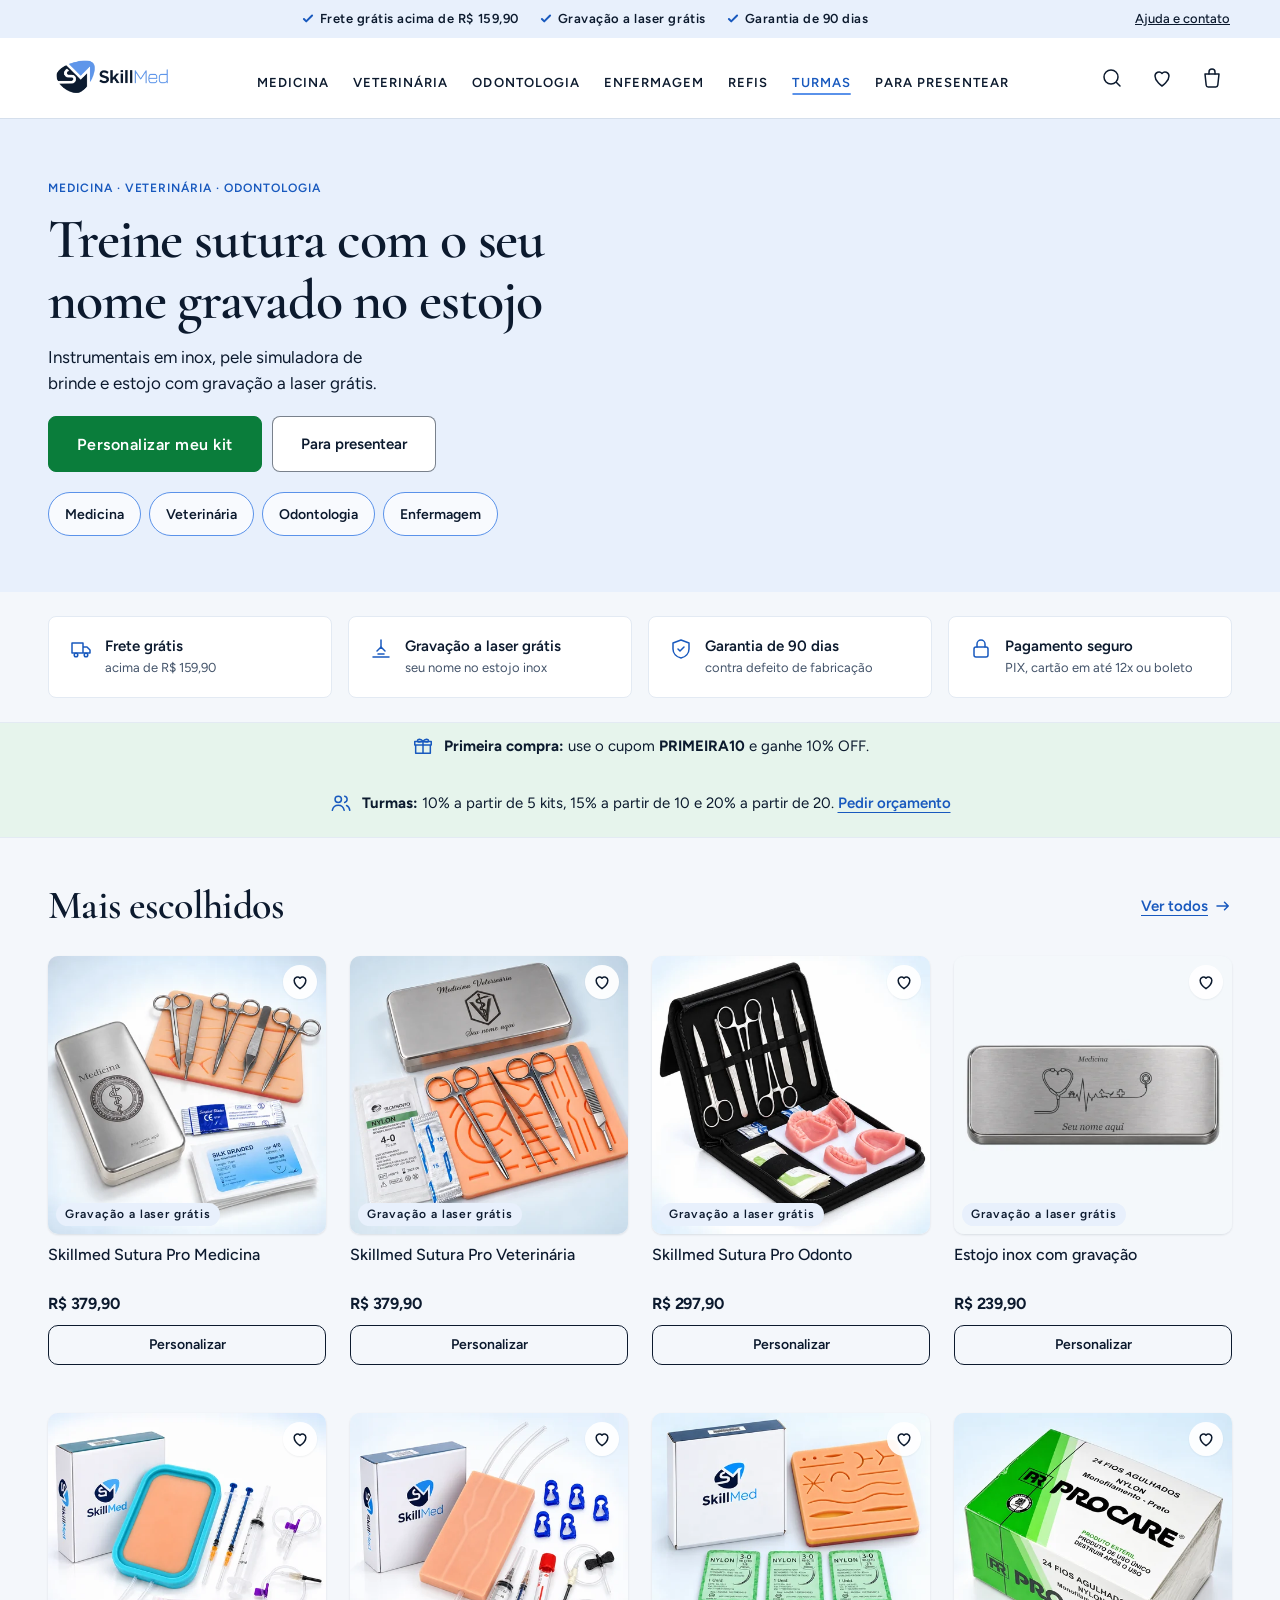
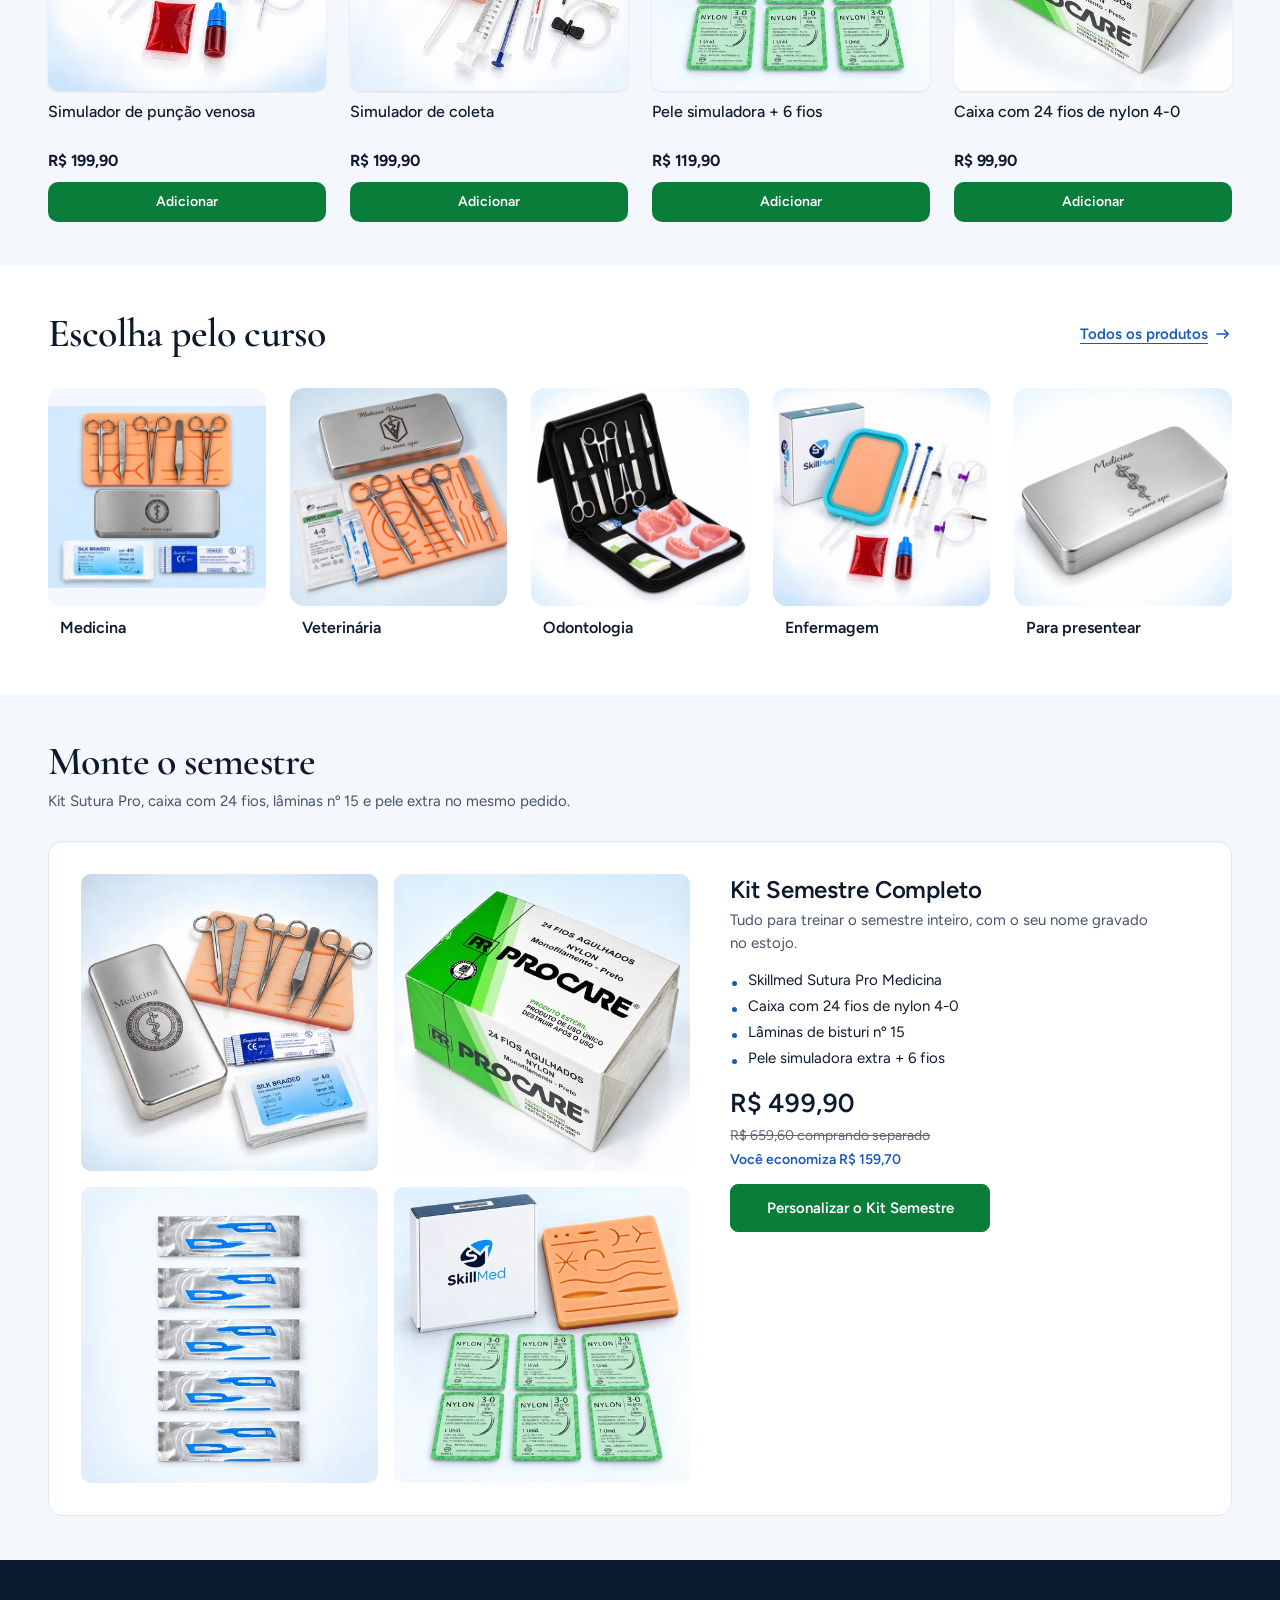
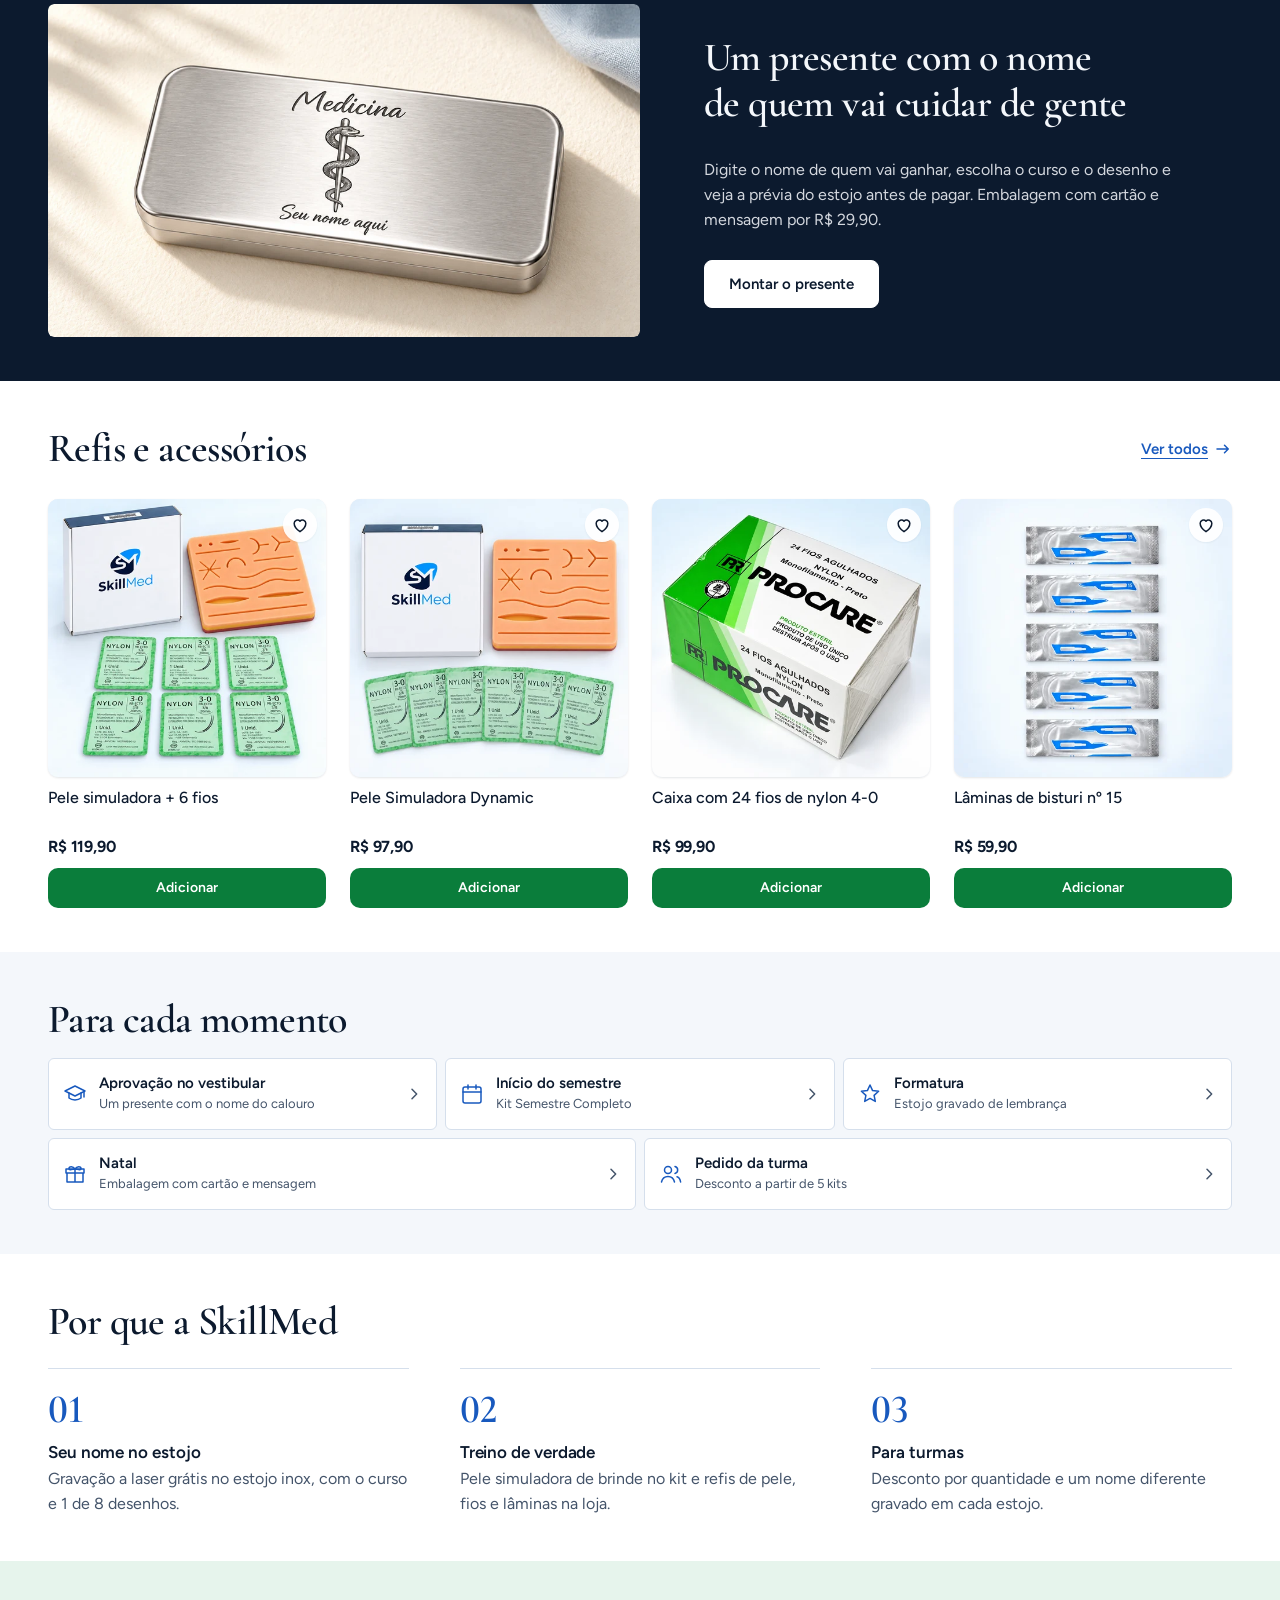
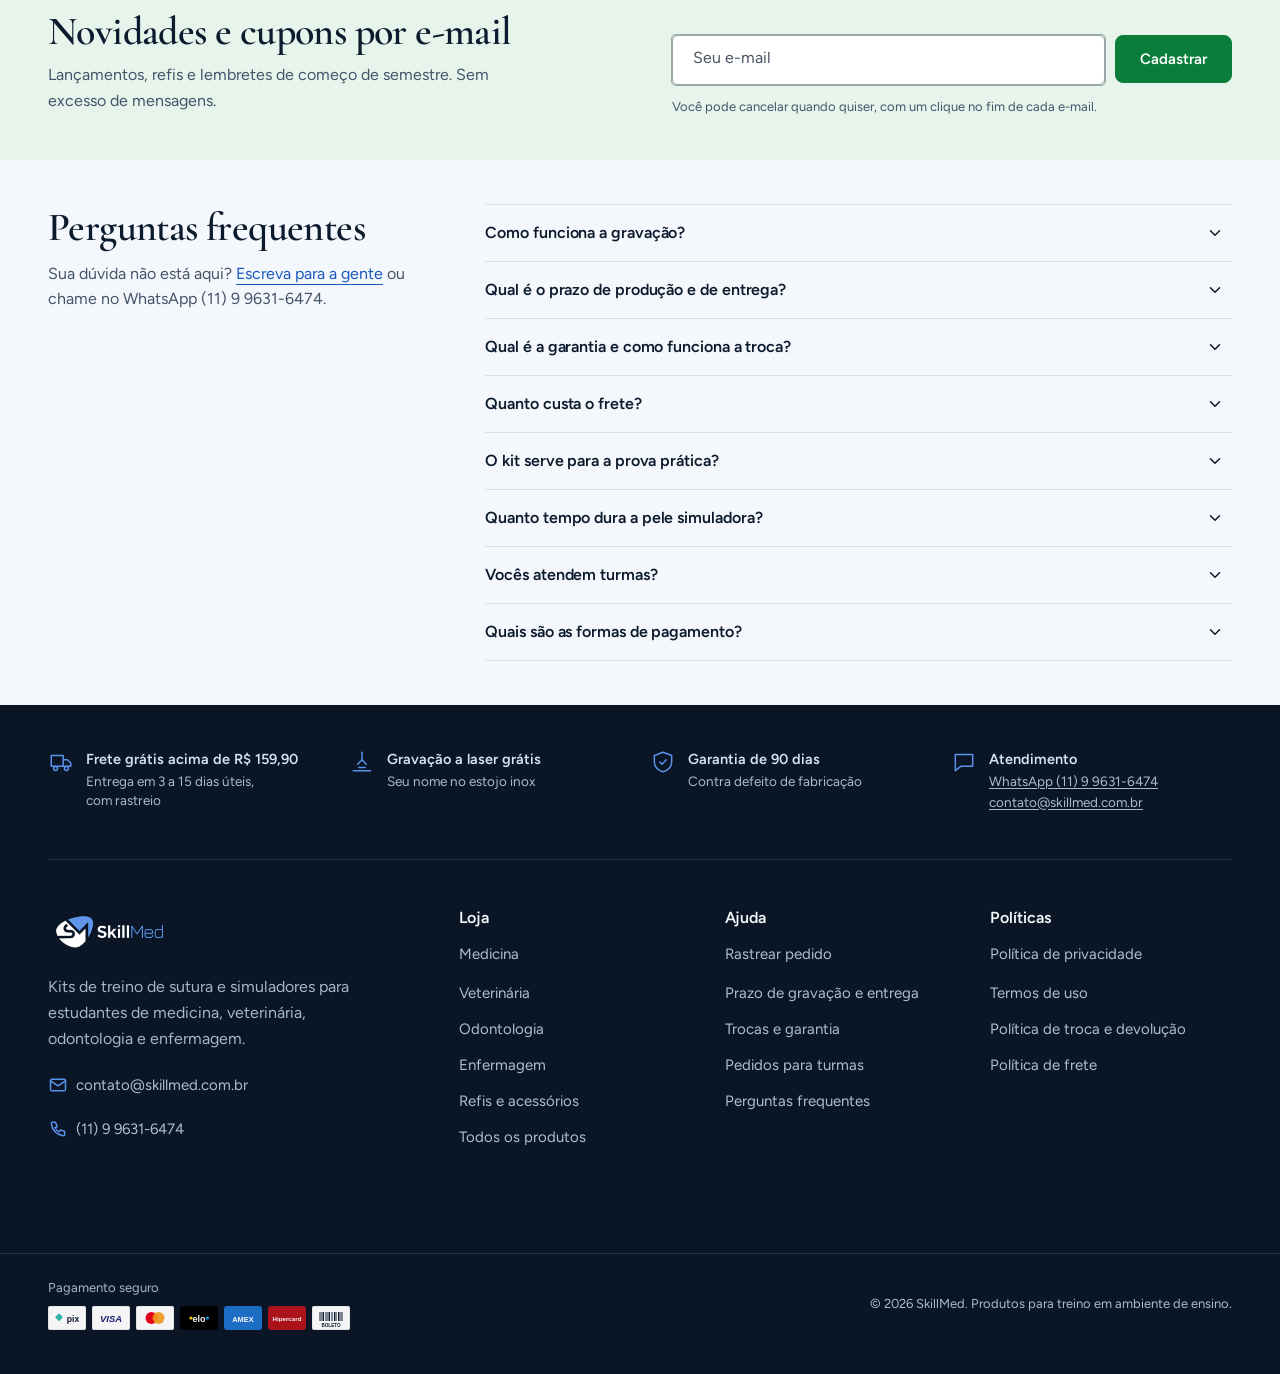
<file: index.html>
<!doctype html>
<html class="js" lang="pt-BR">
<head>
<meta charset="utf-8">
<meta name="viewport" content="width=device-width,initial-scale=1">
<meta name="theme-color" content="#F4F7FB">
<link rel="canonical" href="https://skillmed.com.br/">
<link rel="icon" type="image/png" href="assets/img/favicon.png">
<link rel="apple-touch-icon" href="assets/img/favicon.png">
<title>SkillMed | Kit de sutura com seu nome gravado no estojo</title>
<meta name="description" content="Kits de treino de sutura com estojo inox gravado a laser grátis, pele simuladora de brinde e simuladores para medicina, veterinária, odontologia e enfermagem. Frete grátis acima de R$ 159,90.">
<meta name="robots" content="noindex,nofollow">
<meta property="og:site_name" content="SkillMed">
<meta property="og:title" content="SkillMed | Kit de sutura com seu nome gravado no estojo">
<meta property="og:description" content="Kits de treino de sutura com estojo inox gravado a laser grátis, pele simuladora de brinde e simuladores para medicina, veterinária, odontologia e enfermagem. Frete grátis acima de R$ 159,90.">
<meta property="og:image" content="assets/img/logo-claro.png">
<meta property="og:image:alt" content="Logo da SkillMed">
<meta property="og:locale" content="pt_BR">
<meta property="og:type" content="website">
<meta property="og:url" content="https://skillmed.com.br/">
<link rel="preload" href="assets/fonts/figtree-latin.woff2" as="font" type="font/woff2" crossorigin>
<link rel="preload" href="assets/fonts/cormorant-garamond-600.woff2" as="font" type="font/woff2" crossorigin>
<style>@font-face{font-family:"Cormorant Garamond";src:url(assets/fonts/cormorant-garamond-600.woff2) format("woff2");font-weight:500 700;font-style:normal;font-display:swap;unicode-range:U+0000-00FF,U+0131,U+0152-0153,U+02BB-02BC,U+02C6,U+02DA,U+02DC,U+0304,U+0308,U+0329,U+2000-206F,U+20AC,U+2122,U+2191,U+2193,U+2212,U+2215,U+FEFF,U+FFFD}@font-face{font-family:"Cormorant Fallback";src:local("Times New Roman"),local("TimesNewRomanPSMT"),local("Times");size-adjust:88%;ascent-override:105%;descent-override:32%;line-gap-override:0%}</style>
<style>@font-face{font-family:Figtree;src:url(assets/fonts/figtree-latin.woff2) format("woff2");font-weight:300 900;font-style:normal;font-display:swap;unicode-range:U+0000-00FF,U+0131,U+0152-0153,U+02BB-02BC,U+02C6,U+02DA,U+02DC,U+0304,U+0308,U+0329,U+2000-206F,U+20AC,U+2122,U+2191,U+2193,U+2212,U+2215,U+FEFF,U+FFFD}@font-face{font-family:"Figtree Fallback";src:local("Arial"),local("ArialMT"),local("Helvetica");size-adjust:97.97%;ascent-override:96.97%;descent-override:25.52%;line-gap-override:0%}</style>
<link rel="preload" as="image" type="image/webp" media="(min-width: 750px)" imagesrcset="assets/img/home-v5/banner-home-desktop-1200.webp 1200w, assets/img/home-v5/banner-home-desktop-1600.webp 1600w, assets/img/home-v5/banner-home-desktop-2400.webp 2400w" imagesizes="100vw" fetchpriority="high"><link rel="preload" as="image" type="image/webp" media="(max-width: 749px)" imagesrcset="assets/img/home-v5/banner-home-mobile-600.webp 600w, assets/img/home-v5/banner-home-mobile-900.webp 900w, assets/img/home-v5/banner-home-mobile-1200.webp 1200w" imagesizes="100vw" fetchpriority="high">
<!-- CSS: theme-settings + Dawn 16 usado neste template + wohnmira-v4 (camada da Porare) + skillmed.css (camada da SkillMed), num arquivo por template (_fonte/gerar.mjs) -->
<link rel="stylesheet" href="assets/bundle/index.css">
<script type="application/ld+json">{"@context":"https://schema.org","@type":"Organization","name":"SkillMed","url":"https://skillmed.com.br/","email":"contato@skillmed.com.br","telephone":"+55 11 99631-6474"}</script>
<script type="application/ld+json">{"@context":"https://schema.org","@type":"WebSite","name":"SkillMed","url":"https://skillmed.com.br/","inLanguage":"pt-BR"}</script>
</head>
<body class="gradient template-index">
<a class="skip-to-content-link button visually-hidden" href="#MainContent">Pular para o conteúdo</a>
<div id="shopify-section-template--sm__announcement-bar" class="shopify-section">
<!-- section: announcement-bar.liquid (esquema 3; 1 bloco com 3 itens + link de ajuda) -->
<style>.section-template--sm__announcement-bar-padding{padding-top:0px;padding-bottom:0px}@media screen and (min-width:750px){.section-template--sm__announcement-bar-padding{padding-top:0px;padding-bottom:0px}}</style>
<div class="utility-bar color-scheme-3 gradient">
  <div class="page-width utility-bar__grid utility-wm4">
    <div class="announcement-bar" role="region" aria-label="Nossas promessas">
      <ul class="announcement-bar__message list-unstyled">
        <li><svg aria-hidden="true" focusable="false" class="icon icon-stroke icon-check" viewBox="0 0 24 24"><path d="m5 12 4 4 10-10"/></svg><span class="nobr-wm4">Frete grátis acima de R$&nbsp;159,90</span></li>
        <li><svg aria-hidden="true" focusable="false" class="icon icon-stroke icon-check" viewBox="0 0 24 24"><path d="m5 12 4 4 10-10"/></svg><span class="nobr-wm4">Gravação a laser grátis</span></li>
        <li><svg aria-hidden="true" focusable="false" class="icon icon-stroke icon-check" viewBox="0 0 24 24"><path d="m5 12 4 4 10-10"/></svg><span class="nobr-wm4">Garantia de 90 dias</span></li>
      </ul>
    </div>
    <a href="#contato" class="utility-wm4__help small-hide">Ajuda e contato</a>
  </div>
</div>
</div>
<div id="shopify-section-template--sm__header" class="shopify-section shopify-section-group-header-group section-header shopify-section-header-sticky">
<!-- section: header.liquid (+ header-drawer; NOVO: busca inline e rotulos sob os icones) -->
<style>.section-template--sm__header-padding{padding-top:0px;padding-bottom:0px}@media screen and (min-width:750px){.section-template--sm__header-padding{padding-top:0px;padding-bottom:0px}}</style>
<style>
  header-drawer { justify-self: start; margin-left: -1.2rem; }
  @media screen and (min-width: 990px) { header-drawer { display: none; } }
  .menu-drawer-container { display: flex; }
  .list-menu { list-style: none; padding: 0; margin: 0; }
  .list-menu--inline { display: inline-flex; flex-wrap: wrap; }
  summary.list-menu__item { padding-right: 2.7rem; }
  .list-menu__item { display: flex; align-items: center; line-height: calc(1 + 0.3 / var(--font-body-scale)); }
  .list-menu__item--link { text-decoration: none; padding-bottom: 1rem; padding-top: 1rem; line-height: calc(1 + 0.8 / var(--font-body-scale)); }
  @media screen and (min-width: 750px) { .list-menu__item--link { padding-bottom: 0.5rem; padding-top: 0.5rem; } }
  .header { padding: 10px 3rem 10px 3rem; }
  .section-header { position: sticky; margin-bottom: 0px; }
  @media screen and (min-width: 990px) { .header { padding-top: 16px; padding-bottom: 0; } }
</style>
<sticky-header data-sticky-type="always" class="header-wrapper color-scheme-2 gradient header-wrapper--border-bottom">
  <header class="header header--top-left header--mobile-left page-width header--has-menu header--has-account header-wm4">
    <header-drawer data-breakpoint="tablet">
      <details id="Details-menu-drawer-container" class="menu-drawer-container">
        <summary class="header__icon header__icon--menu header__icon--summary link focus-inset" aria-label="Abrir menu">
          <span><svg aria-hidden="true" focusable="false" class="icon icon-stroke icon-menu icon-hamburger" viewBox="0 0 24 24"><path d="M3 7h18M3 12h18M3 17h18"/></svg><svg aria-hidden="true" focusable="false" class="icon icon-stroke icon-close icon-close" viewBox="0 0 24 24"><path d="M6 6l12 12M18 6 6 18"/></svg></span>
        </summary>
        <div id="menu-drawer" class="gradient menu-drawer motion-reduce color-scheme-2">
          <div class="menu-drawer__inner-container">
            <div class="menu-drawer__navigation-container">
              <nav class="menu-drawer__navigation" aria-label="Menu do celular">
                <ul class="menu-drawer__menu has-submenu list-menu" role="list">
                  
                  <li><a href="colecao.html?c=medicina" class="menu-drawer__menu-item list-menu__item link link--text focus-inset menu-drawer__menu-item--strong">Medicina<svg aria-hidden="true" focusable="false" class="icon icon-stroke icon-next menu-drawer__chev-wm4" viewBox="0 0 24 24"><path d="m9 5 7 7-7 7"/></svg></a></li>
                  <li><a href="colecao.html?c=veterinaria" class="menu-drawer__menu-item list-menu__item link link--text focus-inset menu-drawer__menu-item--strong">Veterinária<svg aria-hidden="true" focusable="false" class="icon icon-stroke icon-next menu-drawer__chev-wm4" viewBox="0 0 24 24"><path d="m9 5 7 7-7 7"/></svg></a></li>
                  <li><a href="colecao.html?c=odontologia" class="menu-drawer__menu-item list-menu__item link link--text focus-inset menu-drawer__menu-item--strong">Odontologia<svg aria-hidden="true" focusable="false" class="icon icon-stroke icon-next menu-drawer__chev-wm4" viewBox="0 0 24 24"><path d="m9 5 7 7-7 7"/></svg></a></li>
                  <li><a href="colecao.html?c=enfermagem" class="menu-drawer__menu-item list-menu__item link link--text focus-inset menu-drawer__menu-item--strong">Enfermagem<svg aria-hidden="true" focusable="false" class="icon icon-stroke icon-next menu-drawer__chev-wm4" viewBox="0 0 24 24"><path d="m9 5 7 7-7 7"/></svg></a></li>
                  <li><a href="colecao.html?c=refis" class="menu-drawer__menu-item list-menu__item link link--text focus-inset menu-drawer__menu-item--strong">Refis<svg aria-hidden="true" focusable="false" class="icon icon-stroke icon-next menu-drawer__chev-wm4" viewBox="0 0 24 24"><path d="m9 5 7 7-7 7"/></svg></a></li>
                  <li><a href="index.html#turmas" class="menu-drawer__menu-item list-menu__item link link--text focus-inset menu-drawer__menu-item--strong">Turmas<svg aria-hidden="true" focusable="false" class="icon icon-stroke icon-next menu-drawer__chev-wm4" viewBox="0 0 24 24"><path d="m9 5 7 7-7 7"/></svg></a></li>
                  <li><a href="kit.html?presente=1" class="menu-drawer__menu-item list-menu__item link link--text focus-inset menu-drawer__menu-item--strong">Para presentear<svg aria-hidden="true" focusable="false" class="icon icon-stroke icon-next menu-drawer__chev-wm4" viewBox="0 0 24 24"><path d="m9 5 7 7-7 7"/></svg></a></li>
                </ul>
              </nav>
              <div class="menu-drawer__utility-links">
                <a href="https://skillmed.com.br/account/login" class="menu-drawer__account link focus-inset" data-hinweis="A conta de cliente é ativada na loja. Você também pode comprar sem conta." rel="nofollow"><span class="svg-wrapper"><svg aria-hidden="true" focusable="false" class="icon icon-stroke icon-account" viewBox="0 0 24 24"><circle cx="12" cy="8" r="4"/><path d="M4 21c1.5-4 4.5-6 8-6s6.5 2 8 6"/></svg></span>Entrar</a>
                <a href="colecao.html?c=todos&amp;favoritos=1" class="menu-drawer__account link focus-inset"><span class="svg-wrapper"><svg aria-hidden="true" focusable="false" class="icon icon-stroke icon-heart" viewBox="0 0 24 24"><path d="M12 20s-7-4.4-7-10a4 4 0 0 1 7-2.6A4 4 0 0 1 19 10c0 5.6-7 10-7 10z"/></svg></span>Favoritos</a>
              </div>
            </div>
          </div>
        </div>
      </details>
    </header-drawer>
    <div class="header__heading">
      <a href="index.html" class="header__heading-link link link--text focus-inset" aria-label="SkillMed, página inicial"><img class="logo-wm4 logo-sm" src="assets/img/logo-claro.webp" alt="SkillMed" width="110" height="44"></a>
    </div>
    <nav class="header__inline-menu" aria-label="Menu principal">
      <ul class="list-menu list-menu--inline" role="list">

        <li><a href="colecao.html?c=medicina" class="header__menu-item list-menu__item link link--text focus-inset"><span>Medicina</span></a></li>
        <li><a href="colecao.html?c=veterinaria" class="header__menu-item list-menu__item link link--text focus-inset"><span>Veterinária</span></a></li>
        <li><a href="colecao.html?c=odontologia" class="header__menu-item list-menu__item link link--text focus-inset"><span>Odontologia</span></a></li>
        <li><a href="colecao.html?c=enfermagem" class="header__menu-item list-menu__item link link--text focus-inset"><span>Enfermagem</span></a></li>
        <li><a href="colecao.html?c=refis" class="header__menu-item list-menu__item link link--text focus-inset"><span>Refis</span></a></li>
        <li><a href="index.html#turmas" class="header__menu-item list-menu__item link link--text focus-inset"><span>Turmas</span></a></li>
        <li><a href="kit.html?presente=1" class="header__menu-item list-menu__item link link--text focus-inset"><span>Para presentear</span></a></li>
      </ul>
    </nav>
    <div class="header__icons header-icons-wm4">
      <button type="button" class="header__icon header__icon--suche-wm4 link focus-inset" data-suche-oeffnen aria-label="Abrir a busca" aria-expanded="false" aria-controls="busca-overlay" aria-haspopup="dialog"><span class="svg-wrapper"><svg aria-hidden="true" focusable="false" class="icon icon-stroke icon-search" viewBox="0 0 24 24"><circle cx="11" cy="11" r="7"/><path d="m20 20-3.5-3.5"/></svg></span></button>
      <a href="https://skillmed.com.br/account/login" class="header__icon header__icon--account link focus-inset small-hide" data-hinweis="A conta de cliente é ativada na loja. Você também pode comprar sem conta." rel="nofollow"><span class="svg-wrapper"><svg aria-hidden="true" focusable="false" class="icon icon-stroke icon-account" viewBox="0 0 24 24"><circle cx="12" cy="8" r="4"/><path d="M4 21c1.5-4 4.5-6 8-6s6.5 2 8 6"/></svg></span><span class="header__icon-label-wm4">Entrar</span></a>
      <a href="colecao.html?c=todos&amp;favoritos=1" class="header__icon header__icon--merk-wm4 link focus-inset"><span class="svg-wrapper"><svg aria-hidden="true" focusable="false" class="icon icon-stroke icon-heart" viewBox="0 0 24 24"><path d="M12 20s-7-4.4-7-10a4 4 0 0 1 7-2.6A4 4 0 0 1 19 10c0 5.6-7 10-7 10z"/></svg></span><span class="header__icon-label-wm4">Favoritos</span><span class="visually-hidden" data-merk-label>, 0 itens</span><span class="cart-count-bubble merk-bubble-wm4" data-merk-count hidden><span aria-hidden="true">0</span></span></a>
      <a href="https://skillmed.com.br/cart" class="header__icon header__icon--cart link focus-inset" id="cart-icon-bubble" data-open-cart aria-haspopup="dialog">
        <span class="svg-wrapper"><svg aria-hidden="true" focusable="false" class="icon icon-stroke icon-cart" viewBox="0 0 24 24"><path d="M5 8h14l-1.2 11.2a2 2 0 0 1-2 1.8H8.2a2 2 0 0 1-2-1.8z"/><path d="M9 8V6a3 3 0 0 1 6 0v2"/></svg></span><span class="header__icon-label-wm4">Carrinho</span><span class="visually-hidden" data-cart-label>, 0 itens</span>
        <span class="cart-count-bubble" data-cart-count hidden><span aria-hidden="true">0</span></span>
      </a>
    </div>
  </header>
</sticky-header>
</div>
<div class="suche-overlay-wm4" id="busca-overlay" role="dialog" aria-modal="true" aria-label="Busca" hidden>
  <div class="suche-overlay-wm4__box">
    <div class="suche-overlay-wm4__kopf">
      <p class="suche-overlay-wm4__titel" aria-hidden="true">Busca</p>
      <button type="button" class="header__icon suche-overlay-wm4__zu link focus-inset" data-suche-schliessen aria-label="Fechar a busca"><svg aria-hidden="true" focusable="false" class="icon icon-stroke icon-close" viewBox="0 0 24 24"><path d="M6 6l12 12M18 6 6 18"/></svg></button>
    </div>
    <div data-suche-box>
      <predictive-search class="search-modal__form" data-loading-text="Carregando">
        <form action="colecao.html" method="get" role="search" class="search suche-wm4" data-suche>
          <div class="field">
            <input class="search__input field__input" id="Busca-Overlay" type="search" name="q" value="" placeholder="O que você procura?" autocomplete="off" role="combobox" aria-expanded="false" aria-owns="predictive-search-results-overlay" aria-controls="predictive-search-results-overlay" aria-haspopup="listbox" aria-autocomplete="list">
            <label class="field__label" for="Busca-Overlay">Buscar, por exemplo: kit de sutura</label>
            <button type="submit" class="search__button field__button" aria-label="Buscar"><span class="svg-wrapper"><svg aria-hidden="true" focusable="false" class="icon icon-stroke icon-search" viewBox="0 0 24 24"><circle cx="11" cy="11" r="7"/><path d="m20 20-3.5-3.5"/></svg></span></button>
          </div>
          <div class="suche-wm4__panel" data-suche-panel data-fest>
            <div class="search-vorschlaege-wm4" data-vorschlaege>
              <p class="search-vorschlaege-wm4__titel">Mais buscados</p>
              <ul class="list-unstyled" role="list"><li><a href="kit.html" class="chip-wm4">Kit de sutura</a></li><li><a href="colecao.html?c=refis" class="chip-wm4">Pele simuladora</a></li><li><a href="colecao.html?c=refis" class="chip-wm4">Fios de nylon</a></li><li><a href="colecao.html?c=enfermagem" class="chip-wm4">Simulador de punção</a></li><li><a href="kit.html?kit=estojo" class="chip-wm4">Estojo inox</a></li></ul>
            </div>
            <div class="predictive-search predictive-search--header" tabindex="-1" data-predictive-search>
              <div id="predictive-search-results-overlay" role="listbox" aria-live="polite" data-suche-ergebnis></div>
            </div>
          </div>
        </form>
      </predictive-search>
    </div>
  </div>
</div>
<main id="MainContent" class="content-for-layout focus-none" role="main" tabindex="-1"><div class="suche-home-wm4 page-width" data-suche-box>
      <predictive-search class="search-modal__form" data-loading-text="Carregando">
        <form action="colecao.html" method="get" role="search" class="search suche-wm4" data-suche>
          <div class="field">
            <input class="search__input field__input" id="Busca-Home" type="search" name="q" value="" placeholder="O que você procura?" autocomplete="off" role="combobox" aria-expanded="false" aria-owns="predictive-search-results-home" aria-controls="predictive-search-results-home" aria-haspopup="listbox" aria-autocomplete="list">
            <label class="field__label" for="Busca-Home">Buscar, por exemplo: kit de sutura</label>
            <button type="submit" class="search__button field__button" aria-label="Buscar"><span class="svg-wrapper"><svg aria-hidden="true" focusable="false" class="icon icon-stroke icon-search" viewBox="0 0 24 24"><circle cx="11" cy="11" r="7"/><path d="m20 20-3.5-3.5"/></svg></span></button>
          </div>
          <div class="suche-wm4__panel" data-suche-panel hidden>
            <div class="search-vorschlaege-wm4" data-vorschlaege>
              <p class="search-vorschlaege-wm4__titel">Mais buscados</p>
              <ul class="list-unstyled" role="list"><li><a href="kit.html" class="chip-wm4">Kit de sutura</a></li><li><a href="colecao.html?c=refis" class="chip-wm4">Pele simuladora</a></li><li><a href="colecao.html?c=refis" class="chip-wm4">Fios de nylon</a></li><li><a href="colecao.html?c=enfermagem" class="chip-wm4">Simulador de punção</a></li><li><a href="kit.html?kit=estojo" class="chip-wm4">Estojo inox</a></li></ul>
            </div>
            <div class="predictive-search predictive-search--header" tabindex="-1" data-predictive-search>
              <div id="predictive-search-results-home" role="listbox" aria-live="polite" data-suche-ergebnis></div>
            </div>
          </div>
        </form>
      </predictive-search>
</div>
<div id="shopify-section-template--sm__hero" class="shopify-section">
<!-- section: image-banner.liquid (imagem, altura media, conteudo a esquerda; no celular o texto fica abaixo da imagem) -->
<style>.section-template--sm__hero-padding{padding-top:0px;padding-bottom:0px}@media screen and (min-width:750px){.section-template--sm__hero-padding{padding-top:0px;padding-bottom:0px}}</style>
<div id="Banner-template--sm__hero" class="banner banner--content-align-left banner--content-align-mobile-left banner--medium banner--mobile-bottom hero-wm4" data-hero data-ton="hell" style="--har:1200 / 1040">
  <div class="banner__media media hero-wm4__media">
    <picture>
      <source media="(max-width: 749px)" type="image/webp" srcset="assets/img/home-v5/banner-home-mobile-600.webp 600w, assets/img/home-v5/banner-home-mobile-900.webp 900w, assets/img/home-v5/banner-home-mobile-1200.webp 1200w" sizes="100vw">
      <img class="asset-wm4 hero-wm4__img" src="assets/img/home-v5/banner-home-desktop-1600.webp" srcset="assets/img/home-v5/banner-home-desktop-1200.webp 1200w, assets/img/home-v5/banner-home-desktop-1600.webp 1600w, assets/img/home-v5/banner-home-desktop-2400.webp 2400w" sizes="100vw" alt="Kit de sutura com estojo inox gravado, instrumentais e pele simuladora" width="2400" height="816" style="--hp:50% 50%;--hpm:50% 50%" fetchpriority="high" decoding="async">
    </picture>
  </div>
  <div class="banner__content banner__content--middle-left page-width hero-wm4__content">
    <div class="banner__box content-container color-scheme-2 gradient hero-wm4__box">
      <p class="eyebrow-wm4 hero-wm4__eyebrow">Medicina · Veterinária · Odontologia</p>
      <h1 class="banner__heading inline-richtext h0">Treine sutura com o seu nome gravado no&nbsp;estojo</h1>
      <div class="banner__text rte"><p>Instrumentais em inox, pele simuladora de brinde e estojo com gravação a laser grátis.</p></div>
      <div class="banner__buttons hero-wm4__buttons">
        <a href="kit.html" class="button button--primary button--large">Personalizar meu kit</a>
        <a href="kit.html?presente=1" class="button button--secondary button--large">Para presentear</a>
      </div>
      <ul class="hero-chips-sm list-unstyled" role="list" aria-label="Escolha o seu curso">
        <li><a href="kit.html?curso=med">Medicina</a></li><li><a href="kit.html?curso=vet">Veterinária</a></li><li><a href="kit.html?curso=odonto">Odontologia</a></li><li><a href="colecao.html?c=enfermagem">Enfermagem</a></li>
      </ul>
    </div>
  </div>
</div>
</div>
<div id="shopify-section-template--sm__confianca" class="shopify-section">
<!-- section: multicolumn.liquid (4 cartoes, icone + titulo + 1 linha) -->
<style>.section-template--sm__confianca-padding{padding-top:0px;padding-bottom:0px}@media screen and (min-width:750px){.section-template--sm__confianca-padding{padding-top:0px;padding-bottom:0px}}</style>
<div class="color-scheme-2 gradient trust-wm4 trust-wm4--karten">
  <ul class="page-width trust-wm4__list list-unstyled" role="list" aria-label="Nossas promessas">
    <li><svg aria-hidden="true" focusable="false" class="icon icon-stroke icon-truck" viewBox="0 0 24 24"><path d="M3 6h11v10H3zM14 10h4l3 3v3h-7z"/><circle cx="7" cy="18" r="1.8"/><circle cx="17" cy="18" r="1.8"/></svg><p><strong>Frete grátis</strong><span class="trust-wm4__sub">acima de R$&nbsp;159,90</span></p></li>
    <li><svg aria-hidden="true" focusable="false" class="icon icon-stroke icon-laser" viewBox="0 0 24 24"><path d="M12 3v7"/><path d="m8 14 4-4 4 4"/><path d="M4 20h16"/><path d="M9 17h6"/></svg><p><strong>Gravação a laser grátis</strong><span class="trust-wm4__sub">seu nome no estojo inox</span></p></li>
    <li><svg aria-hidden="true" focusable="false" class="icon icon-stroke icon-shield" viewBox="0 0 24 24"><path d="M12 3 4 6v6c0 4.5 3.4 8 8 9 4.6-1 8-4.5 8-9V6z"/><path d="m9 12 2 2 4-4"/></svg><p><strong>Garantia de 90 dias</strong><span class="trust-wm4__sub">contra defeito de fabricação</span></p></li>
    <li><svg aria-hidden="true" focusable="false" class="icon icon-stroke icon-lock" viewBox="0 0 24 24"><rect x="5" y="10" width="14" height="10" rx="2"/><path d="M8 10V7a4 4 0 0 1 8 0v3"/></svg><p><strong>Pagamento seguro</strong><span class="trust-wm4__sub">PIX, cartão em até 12x ou boleto</span></p></li>
  </ul>
</div>
</div>
<div id="shopify-section-template--sm__turmas" class="shopify-section">
<!-- section NOVA: rich-text.liquid (faixa do desconto para turmas; no tema = desconto automatico por quantidade) -->
<style>.section-template--sm__turmas-padding{padding-top:0px;padding-bottom:0px}@media screen and (min-width:750px){.section-template--sm__turmas-padding{padding-top:0px;padding-bottom:0px}}</style>
<div class="color-scheme-5 gradient rabatt-band-wm4" id="turmas">
  <p class="page-width"><svg aria-hidden="true" focusable="false" class="icon icon-stroke icon-gift" viewBox="0 0 24 24"><path d="M4 11h16v9H4zM3 7h18v4H3zM12 7v13"/><path d="M12 7c-2-3-6-3-6-.5S10 7 12 7zm0 0c2-3 6-3 6-.5S14 7 12 7z"/></svg><span><strong>Primeira compra:</strong> use o cupom <strong>PRIMEIRA10</strong> e ganhe 10% OFF.</span></p>
  <p class="page-width"><svg aria-hidden="true" focusable="false" class="icon icon-stroke icon-users" viewBox="0 0 24 24"><circle cx="9" cy="8" r="3.5"/><path d="M2.5 20c.8-3.6 3.4-5.5 6.5-5.5s5.7 1.9 6.5 5.5"/><path d="M16 4.6a3.5 3.5 0 0 1 0 6.8M18 14.8c2 .7 3.2 2.5 3.6 5.2"/></svg><span><strong>Turmas:</strong> 10% a partir de 5 kits, 15% a partir de 10 e 20% a partir de 20. <a href="mailto:contato@skillmed.com.br?subject=Or%C3%A7amento%20para%20turma" class="link-wm4 nobr-wm4">Pedir orçamento</a></span></p>
</div>
</div>
<div id="shopify-section-template--sm__escolhidos" class="shopify-section">
<!-- section: featured-collection.liquid (8 produtos) -->
<style>.section-template--sm__escolhidos-padding{padding-top:25px;padding-bottom:40px}@media screen and (min-width:750px){.section-template--sm__escolhidos-padding{padding-top:40px;padding-bottom:64px}}</style>
<div class="color-scheme-1 gradient">
  <div class="collection page-width section-template--sm__escolhidos-padding" id="escolhidos">
    <div class="head-wm4">
      <div><h2 class="h2">Mais escolhidos</h2></div>
      <a href="colecao.html?c=todos" class="link-wm4">Ver todos <svg aria-hidden="true" focusable="false" class="icon icon-stroke icon-arrow" viewBox="0 0 24 24"><path d="M4 12h15m-5-5 5 5-5 5"/></svg></a>
    </div>
    <ul class="grid product-grid product-grid--wm4 product-grid--vitrine-wm4 contains-card contains-card--product contains-card--standard" role="list" aria-label="Mais escolhidos" style="--n: 8"><li class="grid__item" data-id="kit"><div class="card-wrapper product-card-wrapper"><div class="card card--standard card--media" style="--ratio-percent: 100%;"><div class="card__inner color-scheme-2 gradient ratio" style="--ratio-percent: 100%;"><div class="card__media"><div class="media media--transparent media--hover-effect media--foto-sm" style="--bg: url(../catalogo-v5/01-kit-medicina/01-480.webp)"><img src="assets/catalogo-v5/01-kit-medicina/01-480.webp" srcset="assets/catalogo-v5/01-kit-medicina/01-480.webp 480w, assets/catalogo-v5/01-kit-medicina/01-960.webp 960w" sizes="(min-width: 1440px) 320px, (min-width: 1200px) calc((100vw - 140px) / 4), (min-width: 750px) calc((100vw - 80px) / 2), calc((100vw - 40px) / 2)" alt="Skillmed Sutura Pro Medicina com seu nome gravado" class="motion-reduce" width="600" height="600" fetchpriority="high" decoding="async"></div></div><span class="card__set-wm4 card__pilula-sm">Gravação a laser grátis</span></div><button type="button" class="merk-wm4" data-merk="kit" aria-pressed="false" aria-label="Salvar Skillmed Sutura Pro Medicina nos favoritos"><svg aria-hidden="true" focusable="false" class="icon icon-stroke" viewBox="0 0 24 24"><path d="M12 20s-7-4.4-7-10a4 4 0 0 1 7-2.6A4 4 0 0 1 19 10c0 5.6-7 10-7 10z"/></svg></button><div class="card__content"><div class="card__information"><h3 class="card__heading h5" id="title-escolhidos-kit"><a href="kit.html" id="CardLink-escolhidos-kit" class="full-unstyled-link">Skillmed Sutura Pro Medicina</a></h3><div class="card-information"><div class="price"><div class="price__container"><div class="price__regular"><span class="visually-hidden visually-hidden--inline">Preço</span><span class="price-item price-item--regular">R$ 379,90</span></div></div></div></div></div><div class="quick-add no-js-hidden"><a href="kit.html" class="quick-add__submit button button--small button--full-width" aria-labelledby="Add-escolhidos-kit title-escolhidos-kit"><svg aria-hidden="true" focusable="false" class="icon icon-stroke quick-add__icon-wm4" viewBox="0 0 24 24"><path d="M4 20h4L19 9l-4-4L4 16z"/><path d="m13.5 6.5 4 4"/></svg><span class="button__label-wm4" id="Add-escolhidos-kit">Personalizar</span></a></div></div></div></div></li><li class="grid__item" data-id="vet"><div class="card-wrapper product-card-wrapper"><div class="card card--standard card--media" style="--ratio-percent: 100%;"><div class="card__inner color-scheme-2 gradient ratio" style="--ratio-percent: 100%;"><div class="card__media"><div class="media media--transparent media--hover-effect media--foto-sm" style="--bg: url(../catalogo-v5/02-kit-veterinaria/01-480.webp)"><img src="assets/catalogo-v5/02-kit-veterinaria/01-480.webp" srcset="assets/catalogo-v5/02-kit-veterinaria/01-480.webp 480w, assets/catalogo-v5/02-kit-veterinaria/01-960.webp 960w" sizes="(min-width: 1440px) 320px, (min-width: 1200px) calc((100vw - 140px) / 4), (min-width: 750px) calc((100vw - 80px) / 2), calc((100vw - 40px) / 2)" alt="Skillmed Sutura Pro Veterinária com seu nome gravado" class="motion-reduce" width="600" height="600" fetchpriority="high" decoding="async"></div></div><span class="card__set-wm4 card__pilula-sm">Gravação a laser grátis</span></div><button type="button" class="merk-wm4" data-merk="vet" aria-pressed="false" aria-label="Salvar Skillmed Sutura Pro Veterinária nos favoritos"><svg aria-hidden="true" focusable="false" class="icon icon-stroke" viewBox="0 0 24 24"><path d="M12 20s-7-4.4-7-10a4 4 0 0 1 7-2.6A4 4 0 0 1 19 10c0 5.6-7 10-7 10z"/></svg></button><div class="card__content"><div class="card__information"><h3 class="card__heading h5" id="title-escolhidos-vet"><a href="kit.html?curso=vet" id="CardLink-escolhidos-vet" class="full-unstyled-link">Skillmed Sutura Pro Veterinária</a></h3><div class="card-information"><div class="price"><div class="price__container"><div class="price__regular"><span class="visually-hidden visually-hidden--inline">Preço</span><span class="price-item price-item--regular">R$ 379,90</span></div></div></div></div></div><div class="quick-add no-js-hidden"><a href="kit.html?curso=vet" class="quick-add__submit button button--small button--full-width" aria-labelledby="Add-escolhidos-vet title-escolhidos-vet"><svg aria-hidden="true" focusable="false" class="icon icon-stroke quick-add__icon-wm4" viewBox="0 0 24 24"><path d="M4 20h4L19 9l-4-4L4 16z"/><path d="m13.5 6.5 4 4"/></svg><span class="button__label-wm4" id="Add-escolhidos-vet">Personalizar</span></a></div></div></div></div></li><li class="grid__item" data-id="odonto"><div class="card-wrapper product-card-wrapper"><div class="card card--standard card--media" style="--ratio-percent: 100%;"><div class="card__inner color-scheme-2 gradient ratio" style="--ratio-percent: 100%;"><div class="card__media"><div class="media media--transparent media--hover-effect media--foto-sm" style="--bg: url(../catalogo-v5/03-kit-odonto/01-480.webp)"><img src="assets/catalogo-v5/03-kit-odonto/01-480.webp" srcset="assets/catalogo-v5/03-kit-odonto/01-480.webp 480w, assets/catalogo-v5/03-kit-odonto/01-960.webp 960w" sizes="(min-width: 1440px) 320px, (min-width: 1200px) calc((100vw - 140px) / 4), (min-width: 750px) calc((100vw - 80px) / 2), calc((100vw - 40px) / 2)" alt="Skillmed Sutura Pro Odonto com seu nome gravado" class="motion-reduce" width="600" height="600" fetchpriority="high" decoding="async"></div></div><span class="card__set-wm4 card__pilula-sm">Gravação a laser grátis</span></div><button type="button" class="merk-wm4" data-merk="odonto" aria-pressed="false" aria-label="Salvar Skillmed Sutura Pro Odonto nos favoritos"><svg aria-hidden="true" focusable="false" class="icon icon-stroke" viewBox="0 0 24 24"><path d="M12 20s-7-4.4-7-10a4 4 0 0 1 7-2.6A4 4 0 0 1 19 10c0 5.6-7 10-7 10z"/></svg></button><div class="card__content"><div class="card__information"><h3 class="card__heading h5" id="title-escolhidos-odonto"><a href="kit.html?curso=odonto" id="CardLink-escolhidos-odonto" class="full-unstyled-link">Skillmed Sutura Pro Odonto</a></h3><div class="card-information"><div class="price"><div class="price__container"><div class="price__regular"><span class="visually-hidden visually-hidden--inline">Preço</span><span class="price-item price-item--regular">R$ 297,90</span></div></div></div></div></div><div class="quick-add no-js-hidden"><a href="kit.html?curso=odonto" class="quick-add__submit button button--small button--full-width" aria-labelledby="Add-escolhidos-odonto title-escolhidos-odonto"><svg aria-hidden="true" focusable="false" class="icon icon-stroke quick-add__icon-wm4" viewBox="0 0 24 24"><path d="M4 20h4L19 9l-4-4L4 16z"/><path d="m13.5 6.5 4 4"/></svg><span class="button__label-wm4" id="Add-escolhidos-odonto">Personalizar</span></a></div></div></div></div></li><li class="grid__item" data-id="estojo"><div class="card-wrapper product-card-wrapper"><div class="card card--standard card--media" style="--ratio-percent: 100%;"><div class="card__inner color-scheme-2 gradient ratio" style="--ratio-percent: 100%;"><div class="card__media"><div class="media media--transparent media--hover-effect media--foto-sm" style="--bg: url(../catalogo-v5/05-estojo-personalizado/01-480.webp)"><img src="assets/catalogo-v5/05-estojo-personalizado/01-480.webp" srcset="assets/catalogo-v5/05-estojo-personalizado/01-480.webp 480w, assets/catalogo-v5/05-estojo-personalizado/01-960.webp 960w" sizes="(min-width: 1440px) 320px, (min-width: 1200px) calc((100vw - 140px) / 4), (min-width: 750px) calc((100vw - 80px) / 2), calc((100vw - 40px) / 2)" alt="Estojo inox com gravação a laser grátis" class="motion-reduce" width="600" height="600" fetchpriority="high" decoding="async"></div></div><span class="card__set-wm4 card__pilula-sm">Gravação a laser grátis</span></div><button type="button" class="merk-wm4" data-merk="estojo" aria-pressed="false" aria-label="Salvar Estojo inox com gravação nos favoritos"><svg aria-hidden="true" focusable="false" class="icon icon-stroke" viewBox="0 0 24 24"><path d="M12 20s-7-4.4-7-10a4 4 0 0 1 7-2.6A4 4 0 0 1 19 10c0 5.6-7 10-7 10z"/></svg></button><div class="card__content"><div class="card__information"><h3 class="card__heading h5" id="title-escolhidos-estojo"><a href="produto.html?id=estojo" id="CardLink-escolhidos-estojo" class="full-unstyled-link">Estojo inox com gravação</a></h3><div class="card-information"><div class="price"><div class="price__container"><div class="price__regular"><span class="visually-hidden visually-hidden--inline">Preço</span><span class="price-item price-item--regular">R$ 239,90</span></div></div></div></div></div><div class="quick-add no-js-hidden"><a href="produto.html?id=estojo" class="quick-add__submit button button--small button--full-width" aria-labelledby="Add-escolhidos-estojo title-escolhidos-estojo"><svg aria-hidden="true" focusable="false" class="icon icon-stroke quick-add__icon-wm4" viewBox="0 0 24 24"><path d="M4 20h4L19 9l-4-4L4 16z"/><path d="m13.5 6.5 4 4"/></svg><span class="button__label-wm4" id="Add-escolhidos-estojo">Personalizar</span></a></div></div></div></div></li><li class="grid__item" data-id="puncao"><div class="card-wrapper product-card-wrapper"><div class="card card--standard card--media" style="--ratio-percent: 100%;"><div class="card__inner color-scheme-2 gradient ratio" style="--ratio-percent: 100%;"><div class="card__media"><div class="media media--transparent media--hover-effect media--foto-sm" style="--bg: url(../catalogo-v5/06-simulador-puncao/01-480.webp)"><img src="assets/catalogo-v5/06-simulador-puncao/01-480.webp" srcset="assets/catalogo-v5/06-simulador-puncao/01-480.webp 480w, assets/catalogo-v5/06-simulador-puncao/01-960.webp 960w" sizes="(min-width: 1440px) 320px, (min-width: 1200px) calc((100vw - 140px) / 4), (min-width: 750px) calc((100vw - 80px) / 2), calc((100vw - 40px) / 2)" alt="Simulador de punção venosa SkillMed" class="motion-reduce" width="600" height="600" loading="lazy" decoding="async"></div></div></div><button type="button" class="merk-wm4" data-merk="puncao" aria-pressed="false" aria-label="Salvar Simulador de punção venosa nos favoritos"><svg aria-hidden="true" focusable="false" class="icon icon-stroke" viewBox="0 0 24 24"><path d="M12 20s-7-4.4-7-10a4 4 0 0 1 7-2.6A4 4 0 0 1 19 10c0 5.6-7 10-7 10z"/></svg></button><div class="card__content"><div class="card__information"><h3 class="card__heading h5" id="title-escolhidos-puncao"><a href="produto.html?id=puncao" id="CardLink-escolhidos-puncao" class="full-unstyled-link">Simulador de punção venosa</a></h3><div class="card-information"><div class="price"><div class="price__container"><div class="price__regular"><span class="visually-hidden visually-hidden--inline">Preço</span><span class="price-item price-item--regular">R$ 199,90</span></div></div></div></div></div><div class="quick-add no-js-hidden"><button type="button" class="quick-add__submit button button--small button--full-width" data-add="puncao" aria-labelledby="Add-escolhidos-puncao title-escolhidos-puncao"><svg aria-hidden="true" focusable="false" class="icon icon-stroke quick-add__icon-wm4" viewBox="0 0 24 24"><path d="M5 8h14l-1.2 11.2a2 2 0 0 1-2 1.8H8.2a2 2 0 0 1-2-1.8z"/><path d="M9 8V6a3 3 0 0 1 6 0v2M12 11.5v5M9.5 14h5"/></svg><span class="button__label-wm4" id="Add-escolhidos-puncao">Adicionar</span></button></div></div></div></div></li><li class="grid__item" data-id="coleta"><div class="card-wrapper product-card-wrapper"><div class="card card--standard card--media" style="--ratio-percent: 100%;"><div class="card__inner color-scheme-2 gradient ratio" style="--ratio-percent: 100%;"><div class="card__media"><div class="media media--transparent media--hover-effect media--foto-sm" style="--bg: url(../catalogo-v5/07-simulador-coleta/01-480.webp)"><img src="assets/catalogo-v5/07-simulador-coleta/01-480.webp" srcset="assets/catalogo-v5/07-simulador-coleta/01-480.webp 480w, assets/catalogo-v5/07-simulador-coleta/01-960.webp 960w" sizes="(min-width: 1440px) 320px, (min-width: 1200px) calc((100vw - 140px) / 4), (min-width: 750px) calc((100vw - 80px) / 2), calc((100vw - 40px) / 2)" alt="Simulador de coleta SkillMed" class="motion-reduce" width="600" height="600" loading="lazy" decoding="async"></div></div></div><button type="button" class="merk-wm4" data-merk="coleta" aria-pressed="false" aria-label="Salvar Simulador de coleta nos favoritos"><svg aria-hidden="true" focusable="false" class="icon icon-stroke" viewBox="0 0 24 24"><path d="M12 20s-7-4.4-7-10a4 4 0 0 1 7-2.6A4 4 0 0 1 19 10c0 5.6-7 10-7 10z"/></svg></button><div class="card__content"><div class="card__information"><h3 class="card__heading h5" id="title-escolhidos-coleta"><a href="produto.html?id=coleta" id="CardLink-escolhidos-coleta" class="full-unstyled-link">Simulador de coleta</a></h3><div class="card-information"><div class="price"><div class="price__container"><div class="price__regular"><span class="visually-hidden visually-hidden--inline">Preço</span><span class="price-item price-item--regular">R$ 199,90</span></div></div></div></div></div><div class="quick-add no-js-hidden"><button type="button" class="quick-add__submit button button--small button--full-width" data-add="coleta" aria-labelledby="Add-escolhidos-coleta title-escolhidos-coleta"><svg aria-hidden="true" focusable="false" class="icon icon-stroke quick-add__icon-wm4" viewBox="0 0 24 24"><path d="M5 8h14l-1.2 11.2a2 2 0 0 1-2 1.8H8.2a2 2 0 0 1-2-1.8z"/><path d="M9 8V6a3 3 0 0 1 6 0v2M12 11.5v5M9.5 14h5"/></svg><span class="button__label-wm4" id="Add-escolhidos-coleta">Adicionar</span></button></div></div></div></div></li><li class="grid__item" data-id="pele"><div class="card-wrapper product-card-wrapper"><div class="card card--standard card--media" style="--ratio-percent: 100%;"><div class="card__inner color-scheme-2 gradient ratio" style="--ratio-percent: 100%;"><div class="card__media"><div class="media media--transparent media--hover-effect media--foto-sm" style="--bg: url(../catalogo-v5/09-pele-simuladora/01-480.webp)"><img src="assets/catalogo-v5/09-pele-simuladora/01-480.webp" srcset="assets/catalogo-v5/09-pele-simuladora/01-480.webp 480w, assets/catalogo-v5/09-pele-simuladora/01-960.webp 960w" sizes="(min-width: 1440px) 320px, (min-width: 1200px) calc((100vw - 140px) / 4), (min-width: 750px) calc((100vw - 80px) / 2), calc((100vw - 40px) / 2)" alt="Pele simuladora SkillMed com 6 fios de nylon de brinde" class="motion-reduce" width="600" height="600" loading="lazy" decoding="async"></div></div></div><button type="button" class="merk-wm4" data-merk="pele" aria-pressed="false" aria-label="Salvar Pele simuladora + 6 fios nos favoritos"><svg aria-hidden="true" focusable="false" class="icon icon-stroke" viewBox="0 0 24 24"><path d="M12 20s-7-4.4-7-10a4 4 0 0 1 7-2.6A4 4 0 0 1 19 10c0 5.6-7 10-7 10z"/></svg></button><div class="card__content"><div class="card__information"><h3 class="card__heading h5" id="title-escolhidos-pele"><a href="produto.html?id=pele" id="CardLink-escolhidos-pele" class="full-unstyled-link">Pele simuladora + 6 fios</a></h3><div class="card-information"><div class="price"><div class="price__container"><div class="price__regular"><span class="visually-hidden visually-hidden--inline">Preço</span><span class="price-item price-item--regular">R$ 119,90</span></div></div></div></div></div><div class="quick-add no-js-hidden"><button type="button" class="quick-add__submit button button--small button--full-width" data-add="pele" aria-labelledby="Add-escolhidos-pele title-escolhidos-pele"><svg aria-hidden="true" focusable="false" class="icon icon-stroke quick-add__icon-wm4" viewBox="0 0 24 24"><path d="M5 8h14l-1.2 11.2a2 2 0 0 1-2 1.8H8.2a2 2 0 0 1-2-1.8z"/><path d="M9 8V6a3 3 0 0 1 6 0v2M12 11.5v5M9.5 14h5"/></svg><span class="button__label-wm4" id="Add-escolhidos-pele">Adicionar</span></button></div></div></div></div></li><li class="grid__item" data-id="fios24"><div class="card-wrapper product-card-wrapper"><div class="card card--standard card--media" style="--ratio-percent: 100%;"><div class="card__inner color-scheme-2 gradient ratio" style="--ratio-percent: 100%;"><div class="card__media"><div class="media media--transparent media--hover-effect media--foto-sm" style="--bg: url(../catalogo-v5/10-fios-24/01-480.webp)"><img src="assets/catalogo-v5/10-fios-24/01-480.webp" srcset="assets/catalogo-v5/10-fios-24/01-480.webp 480w, assets/catalogo-v5/10-fios-24/01-960.webp 960w" sizes="(min-width: 1440px) 320px, (min-width: 1200px) calc((100vw - 140px) / 4), (min-width: 750px) calc((100vw - 80px) / 2), calc((100vw - 40px) / 2)" alt="Caixa com 24 fios de nylon 4-0 para treino de sutura" class="motion-reduce" width="600" height="600" loading="lazy" decoding="async"></div></div></div><button type="button" class="merk-wm4" data-merk="fios24" aria-pressed="false" aria-label="Salvar Caixa com 24 fios de nylon 4-0 nos favoritos"><svg aria-hidden="true" focusable="false" class="icon icon-stroke" viewBox="0 0 24 24"><path d="M12 20s-7-4.4-7-10a4 4 0 0 1 7-2.6A4 4 0 0 1 19 10c0 5.6-7 10-7 10z"/></svg></button><div class="card__content"><div class="card__information"><h3 class="card__heading h5" id="title-escolhidos-fios24"><a href="produto.html?id=fios24" id="CardLink-escolhidos-fios24" class="full-unstyled-link">Caixa com 24 fios de nylon 4-0</a></h3><div class="card-information"><div class="price"><div class="price__container"><div class="price__regular"><span class="visually-hidden visually-hidden--inline">Preço</span><span class="price-item price-item--regular">R$ 99,90</span></div></div></div></div></div><div class="quick-add no-js-hidden"><button type="button" class="quick-add__submit button button--small button--full-width" data-add="fios24" aria-labelledby="Add-escolhidos-fios24 title-escolhidos-fios24"><svg aria-hidden="true" focusable="false" class="icon icon-stroke quick-add__icon-wm4" viewBox="0 0 24 24"><path d="M5 8h14l-1.2 11.2a2 2 0 0 1-2 1.8H8.2a2 2 0 0 1-2-1.8z"/><path d="M9 8V6a3 3 0 0 1 6 0v2M12 11.5v5M9.5 14h5"/></svg><span class="button__label-wm4" id="Add-escolhidos-fios24">Adicionar</span></button></div></div></div></div></li></ul>
  </div>
</div>
</div>
<div id="shopify-section-template--sm__cursos" class="shopify-section">
<!-- section: collection-list.liquid (5 colecoes, imagem quadrada com nome) -->
<style>.section-template--sm__cursos-padding{padding-top:35px;padding-bottom:10px}@media screen and (min-width:750px){.section-template--sm__cursos-padding{padding-top:56px;padding-bottom:16px}}</style>
<div class="color-scheme-2 gradient">
  <div class="page-width section-template--sm__cursos-padding">
    <div class="head-wm4">
      <h2 class="h2">Escolha pelo&nbsp;curso</h2>
      <a href="colecao.html?c=todos" class="link-wm4">Todos os produtos <svg aria-hidden="true" focusable="false" class="icon icon-stroke icon-arrow" viewBox="0 0 24 24"><path d="M4 12h15m-5-5 5 5-5 5"/></svg></a>
    </div>
    <ul class="collection-list kacheln-wm4 list-unstyled" role="list">
      <li class="collection-list__item">
        <a href="colecao.html?c=medicina" class="kachel-wm4">
          <span class="kachel-wm4__media"><img class="asset-wm4" src="assets/img/home-v5/curso-medicina-800.webp" srcset="assets/img/home-v5/curso-medicina-480.webp 480w, assets/img/home-v5/curso-medicina-800.webp 800w, assets/img/home-v5/curso-medicina-1200.webp 1200w" sizes="(min-width: 1440px) 260px, (min-width: 990px) 19vw, 40vw" alt="Kit de medicina com estojo inox gravado com símbolo de uma serpente" width="1200" height="1200" loading="lazy" decoding="async"></span>
          <span class="kachel-wm4__name">Medicina</span>
        </a>
      </li>
      <li class="collection-list__item">
        <a href="colecao.html?c=veterinaria" class="kachel-wm4">
          <span class="kachel-wm4__media"><img class="asset-wm4" src="assets/img/home-v5/curso-veterinaria-800.webp" srcset="assets/img/home-v5/curso-veterinaria-480.webp 480w, assets/img/home-v5/curso-veterinaria-800.webp 800w, assets/img/home-v5/curso-veterinaria-1200.webp 1200w" sizes="(min-width: 1440px) 260px, (min-width: 990px) 19vw, 40vw" alt="Estojo inox gravado com Medicina Veterinária" width="1200" height="1500" loading="lazy" decoding="async"></span>
          <span class="kachel-wm4__name">Veterinária</span>
        </a>
      </li>
      <li class="collection-list__item">
        <a href="colecao.html?c=odontologia" class="kachel-wm4">
          <span class="kachel-wm4__media"><img class="asset-wm4" src="assets/img/home-v5/curso-odontologia-800.webp" srcset="assets/img/home-v5/curso-odontologia-480.webp 480w, assets/img/home-v5/curso-odontologia-800.webp 800w, assets/img/home-v5/curso-odontologia-1200.webp 1200w" sizes="(min-width: 1440px) 260px, (min-width: 990px) 19vw, 40vw" alt="Kit Sutura Pro Odontologia com estojo de transporte" width="1200" height="1200" loading="lazy" decoding="async"></span>
          <span class="kachel-wm4__name">Odontologia</span>
        </a>
      </li>
      <li class="collection-list__item">
        <a href="colecao.html?c=enfermagem" class="kachel-wm4">
          <span class="kachel-wm4__media"><img class="asset-wm4" src="assets/img/home-v5/curso-enfermagem-800.webp" srcset="assets/img/home-v5/curso-enfermagem-480.webp 480w, assets/img/home-v5/curso-enfermagem-800.webp 800w, assets/img/home-v5/curso-enfermagem-1200.webp 1200w" sizes="(min-width: 1440px) 260px, (min-width: 990px) 19vw, 40vw" alt="Simulador de punção venosa com seus acessórios" width="1200" height="1500" loading="lazy" decoding="async"></span>
          <span class="kachel-wm4__name">Enfermagem</span>
        </a>
      </li>
      <li class="collection-list__item">
        <a href="kit.html?presente=1" class="kachel-wm4">
          <span class="kachel-wm4__media"><img class="asset-wm4" src="assets/img/home-v5/curso-presente-800.webp" srcset="assets/img/home-v5/curso-presente-480.webp 480w, assets/img/home-v5/curso-presente-800.webp 800w, assets/img/home-v5/curso-presente-1200.webp 1200w" sizes="(min-width: 1440px) 260px, (min-width: 990px) 19vw, 40vw" alt="Estojo inox com gravação personalizada para presentear" width="1200" height="1500" loading="lazy" decoding="async"></span>
          <span class="kachel-wm4__name">Para presentear</span>
        </a>
      </li>
    </ul>
  </div>
</div>
</div>
<div id="shopify-section-template--sm__semestre" class="shopify-section">
<!-- section NOVA: NOVA: sets.liquid (conjunto pronto: Kit Semestre Completo; economia pela soma dos precos vigentes) -->
<style>.section-template--sm__semestre-padding{padding-top:25px;padding-bottom:40px}@media screen and (min-width:750px){.section-template--sm__semestre-padding{padding-top:40px;padding-bottom:64px}}</style>
<div class="color-scheme-1 gradient">
  <div class="page-width section-template--sm__semestre-padding">
    <div class="head-wm4"><div><h2 class="h2">Monte o&nbsp;semestre</h2><p class="head-wm4__sub">Kit Sutura Pro, caixa com 24 fios, lâminas nº 15 e pele extra no mesmo pedido.</p></div></div>
    <ul class="sets-wm4 list-unstyled" role="list"><li class="set-wm4 set-sm" data-set="semestre"><ul class="set-wm4__fotos list-unstyled" role="list"><li class="has-bg-sm" style="--bg: url(../catalogo-v5/01-kit-medicina/01-480.webp)"><a href="kit.html" tabindex="-1" aria-hidden="true"><img src="assets/catalogo-v5/01-kit-medicina/01-480.webp" alt="" width="600" height="600" loading="lazy" decoding="async"></a></li><li class="has-bg-sm" style="--bg: url(../catalogo-v5/10-fios-24/01-480.webp)"><a href="produto.html?id=fios24" tabindex="-1" aria-hidden="true"><img src="assets/catalogo-v5/10-fios-24/01-480.webp" alt="" width="600" height="600" loading="lazy" decoding="async"></a></li><li class="has-bg-sm" style="--bg: url(../catalogo-v5/11-laminas/01-480.webp)"><a href="produto.html?id=laminas" tabindex="-1" aria-hidden="true"><img src="assets/catalogo-v5/11-laminas/01-480.webp" alt="" width="600" height="600" loading="lazy" decoding="async"></a></li><li class="has-bg-sm" style="--bg: url(../catalogo-v5/09-pele-simuladora/01-480.webp)"><a href="produto.html?id=pele" tabindex="-1" aria-hidden="true"><img src="assets/catalogo-v5/09-pele-simuladora/01-480.webp" alt="" width="600" height="600" loading="lazy" decoding="async"></a></li></ul>
      <div class="set-wm4__info"><div class="set-wm4__kopf"><h3 class="h3">Kit Semestre&nbsp;Completo</h3><p>Tudo para treinar o semestre inteiro, com o seu nome gravado no estojo.</p></div>
      <ul class="set-wm4__namen list-unstyled" role="list"><li><a href="kit.html">Skillmed Sutura Pro Medicina</a></li><li><a href="produto.html?id=fios24">Caixa com 24 fios de nylon 4-0</a></li><li><a href="produto.html?id=laminas">Lâminas de bisturi nº 15</a></li><li><a href="produto.html?id=pele">Pele simuladora extra + 6 fios</a></li></ul>
      <div class="set-wm4__preis"><strong>R$ 499,90</strong><span>R$ 659,60 comprando separado</span><span class="set-wm4__spart">Você economiza R$ 159,70</span></div>
      <a href="kit.html?kit=semestre" class="button button--full-width">Personalizar o Kit Semestre</a></div></li></ul>
  </div>
</div>
</div>
<div id="shopify-section-template--sm__presente" class="shopify-section">
<!-- section: image-with-text.liquid (imagem a esquerda, esquema 4) -->
<style>.section-template--sm__presente-padding{padding-top:40px;padding-bottom:40px}@media screen and (min-width:750px){.section-template--sm__presente-padding{padding-top:64px;padding-bottom:64px}}</style>
<div class="color-scheme-4 gradient editorial-wm4 editorial-wm4--dunkel">
  <div class="image-with-text image-with-text--no-overlap page-width isolate section-template--sm__presente-padding">
    <div class="image-with-text__grid grid grid--gapless grid--1-col grid--2-col-tablet">
      <div class="image-with-text__media-item image-with-text__media-item--medium image-with-text__media-item--middle grid__item">
        <div class="image-with-text__media global-media-settings media editorial-wm4__media">
          <img class="asset-wm4" src="assets/img/home-v5/presente-faixa-1600.webp" srcset="assets/img/home-v5/presente-faixa-960.webp 960w, assets/img/home-v5/presente-faixa-1600.webp 1600w, assets/img/home-v5/presente-faixa-2400.webp 2400w" sizes="(min-width: 750px) 50vw, 100vw" alt="Estojo inox gravado sobre superfície clara" width="2400" height="1350" loading="lazy" decoding="async">
        </div>
      </div>
      <div class="image-with-text__text-item grid__item">
        <div class="image-with-text__content image-with-text__content--middle image-with-text__content--desktop-left image-with-text__content--mobile-left content-container color-scheme-4 gradient editorial-wm4__text">
          <h2 class="image-with-text__heading inline-richtext h2">Um presente com o nome de quem vai cuidar de&nbsp;gente</h2>
          <div class="image-with-text__text rte"><p>Digite o nome de quem vai ganhar, escolha o curso e o desenho e veja a prévia do estojo antes de pagar. Embalagem com cartão e mensagem por R$&nbsp;29,90.</p></div>
          <div class="editorial-wm4__aktionen"><a href="kit.html?presente=1" class="button button--light">Montar o presente</a></div>
        </div>
      </div>
    </div>
  </div>
</div>
</div>
<div id="shopify-section-template--sm__refis" class="shopify-section">
<!-- section: featured-collection.liquid (4 produtos) -->
<style>.section-template--sm__refis-padding{padding-top:25px;padding-bottom:40px}@media screen and (min-width:750px){.section-template--sm__refis-padding{padding-top:40px;padding-bottom:64px}}</style>
<div class="color-scheme-2 gradient">
  <div class="collection page-width section-template--sm__refis-padding" id="refis">
    <div class="head-wm4">
      <div><h2 class="h2">Refis e&nbsp;acessórios</h2></div>
      <a href="colecao.html?c=refis" class="link-wm4">Ver todos <svg aria-hidden="true" focusable="false" class="icon icon-stroke icon-arrow" viewBox="0 0 24 24"><path d="M4 12h15m-5-5 5 5-5 5"/></svg></a>
    </div>
    <ul class="grid product-grid product-grid--wm4 product-grid--vitrine-wm4 contains-card contains-card--product contains-card--standard" role="list" aria-label="Refis e acessórios" style="--n: 4"><li class="grid__item" data-id="pele"><div class="card-wrapper product-card-wrapper"><div class="card card--standard card--media" style="--ratio-percent: 100%;"><div class="card__inner color-scheme-2 gradient ratio" style="--ratio-percent: 100%;"><div class="card__media"><div class="media media--transparent media--hover-effect media--foto-sm" style="--bg: url(../catalogo-v5/09-pele-simuladora/01-480.webp)"><img src="assets/catalogo-v5/09-pele-simuladora/01-480.webp" srcset="assets/catalogo-v5/09-pele-simuladora/01-480.webp 480w, assets/catalogo-v5/09-pele-simuladora/01-960.webp 960w" sizes="(min-width: 1440px) 320px, (min-width: 1200px) calc((100vw - 140px) / 4), (min-width: 750px) calc((100vw - 80px) / 2), calc((100vw - 40px) / 2)" alt="Pele simuladora SkillMed com 6 fios de nylon de brinde" class="motion-reduce" width="600" height="600" loading="lazy" decoding="async"></div></div></div><button type="button" class="merk-wm4" data-merk="pele" aria-pressed="false" aria-label="Salvar Pele simuladora + 6 fios nos favoritos"><svg aria-hidden="true" focusable="false" class="icon icon-stroke" viewBox="0 0 24 24"><path d="M12 20s-7-4.4-7-10a4 4 0 0 1 7-2.6A4 4 0 0 1 19 10c0 5.6-7 10-7 10z"/></svg></button><div class="card__content"><div class="card__information"><h3 class="card__heading h5" id="title-refis-pele"><a href="produto.html?id=pele" id="CardLink-refis-pele" class="full-unstyled-link">Pele simuladora + 6 fios</a></h3><div class="card-information"><div class="price"><div class="price__container"><div class="price__regular"><span class="visually-hidden visually-hidden--inline">Preço</span><span class="price-item price-item--regular">R$ 119,90</span></div></div></div></div></div><div class="quick-add no-js-hidden"><button type="button" class="quick-add__submit button button--small button--full-width" data-add="pele" aria-labelledby="Add-refis-pele title-refis-pele"><svg aria-hidden="true" focusable="false" class="icon icon-stroke quick-add__icon-wm4" viewBox="0 0 24 24"><path d="M5 8h14l-1.2 11.2a2 2 0 0 1-2 1.8H8.2a2 2 0 0 1-2-1.8z"/><path d="M9 8V6a3 3 0 0 1 6 0v2M12 11.5v5M9.5 14h5"/></svg><span class="button__label-wm4" id="Add-refis-pele">Adicionar</span></button></div></div></div></div></li><li class="grid__item" data-id="peledyn"><div class="card-wrapper product-card-wrapper"><div class="card card--standard card--media" style="--ratio-percent: 100%;"><div class="card__inner color-scheme-2 gradient ratio" style="--ratio-percent: 100%;"><div class="card__media"><div class="media media--transparent media--hover-effect media--foto-sm" style="--bg: url(../catalogo-v5/09-pele-simuladora/02-480.webp)"><img src="assets/catalogo-v5/09-pele-simuladora/02-480.webp" srcset="assets/catalogo-v5/09-pele-simuladora/02-480.webp 480w, assets/catalogo-v5/09-pele-simuladora/02-960.webp 960w" sizes="(min-width: 1440px) 320px, (min-width: 1200px) calc((100vw - 140px) / 4), (min-width: 750px) calc((100vw - 80px) / 2), calc((100vw - 40px) / 2)" alt="Pele Simuladora Dynamic" class="motion-reduce" width="600" height="600" loading="lazy" decoding="async"></div></div></div><button type="button" class="merk-wm4" data-merk="peledyn" aria-pressed="false" aria-label="Salvar Pele Simuladora Dynamic nos favoritos"><svg aria-hidden="true" focusable="false" class="icon icon-stroke" viewBox="0 0 24 24"><path d="M12 20s-7-4.4-7-10a4 4 0 0 1 7-2.6A4 4 0 0 1 19 10c0 5.6-7 10-7 10z"/></svg></button><div class="card__content"><div class="card__information"><h3 class="card__heading h5" id="title-refis-peledyn"><a href="produto.html?id=peledyn" id="CardLink-refis-peledyn" class="full-unstyled-link">Pele Simuladora Dynamic</a></h3><div class="card-information"><div class="price"><div class="price__container"><div class="price__regular"><span class="visually-hidden visually-hidden--inline">Preço</span><span class="price-item price-item--regular">R$ 97,90</span></div></div></div></div></div><div class="quick-add no-js-hidden"><button type="button" class="quick-add__submit button button--small button--full-width" data-add="peledyn" aria-labelledby="Add-refis-peledyn title-refis-peledyn"><svg aria-hidden="true" focusable="false" class="icon icon-stroke quick-add__icon-wm4" viewBox="0 0 24 24"><path d="M5 8h14l-1.2 11.2a2 2 0 0 1-2 1.8H8.2a2 2 0 0 1-2-1.8z"/><path d="M9 8V6a3 3 0 0 1 6 0v2M12 11.5v5M9.5 14h5"/></svg><span class="button__label-wm4" id="Add-refis-peledyn">Adicionar</span></button></div></div></div></div></li><li class="grid__item" data-id="fios24"><div class="card-wrapper product-card-wrapper"><div class="card card--standard card--media" style="--ratio-percent: 100%;"><div class="card__inner color-scheme-2 gradient ratio" style="--ratio-percent: 100%;"><div class="card__media"><div class="media media--transparent media--hover-effect media--foto-sm" style="--bg: url(../catalogo-v5/10-fios-24/01-480.webp)"><img src="assets/catalogo-v5/10-fios-24/01-480.webp" srcset="assets/catalogo-v5/10-fios-24/01-480.webp 480w, assets/catalogo-v5/10-fios-24/01-960.webp 960w" sizes="(min-width: 1440px) 320px, (min-width: 1200px) calc((100vw - 140px) / 4), (min-width: 750px) calc((100vw - 80px) / 2), calc((100vw - 40px) / 2)" alt="Caixa com 24 fios de nylon 4-0 para treino de sutura" class="motion-reduce" width="600" height="600" loading="lazy" decoding="async"></div></div></div><button type="button" class="merk-wm4" data-merk="fios24" aria-pressed="false" aria-label="Salvar Caixa com 24 fios de nylon 4-0 nos favoritos"><svg aria-hidden="true" focusable="false" class="icon icon-stroke" viewBox="0 0 24 24"><path d="M12 20s-7-4.4-7-10a4 4 0 0 1 7-2.6A4 4 0 0 1 19 10c0 5.6-7 10-7 10z"/></svg></button><div class="card__content"><div class="card__information"><h3 class="card__heading h5" id="title-refis-fios24"><a href="produto.html?id=fios24" id="CardLink-refis-fios24" class="full-unstyled-link">Caixa com 24 fios de nylon 4-0</a></h3><div class="card-information"><div class="price"><div class="price__container"><div class="price__regular"><span class="visually-hidden visually-hidden--inline">Preço</span><span class="price-item price-item--regular">R$ 99,90</span></div></div></div></div></div><div class="quick-add no-js-hidden"><button type="button" class="quick-add__submit button button--small button--full-width" data-add="fios24" aria-labelledby="Add-refis-fios24 title-refis-fios24"><svg aria-hidden="true" focusable="false" class="icon icon-stroke quick-add__icon-wm4" viewBox="0 0 24 24"><path d="M5 8h14l-1.2 11.2a2 2 0 0 1-2 1.8H8.2a2 2 0 0 1-2-1.8z"/><path d="M9 8V6a3 3 0 0 1 6 0v2M12 11.5v5M9.5 14h5"/></svg><span class="button__label-wm4" id="Add-refis-fios24">Adicionar</span></button></div></div></div></div></li><li class="grid__item" data-id="laminas"><div class="card-wrapper product-card-wrapper"><div class="card card--standard card--media" style="--ratio-percent: 100%;"><div class="card__inner color-scheme-2 gradient ratio" style="--ratio-percent: 100%;"><div class="card__media"><div class="media media--transparent media--hover-effect media--foto-sm" style="--bg: url(../catalogo-v5/11-laminas/01-480.webp)"><img src="assets/catalogo-v5/11-laminas/01-480.webp" srcset="assets/catalogo-v5/11-laminas/01-480.webp 480w, assets/catalogo-v5/11-laminas/01-960.webp 960w" sizes="(min-width: 1440px) 320px, (min-width: 1200px) calc((100vw - 140px) / 4), (min-width: 750px) calc((100vw - 80px) / 2), calc((100vw - 40px) / 2)" alt="Caixa de lâminas de bisturi nº 15 para treino" class="motion-reduce" width="600" height="600" loading="lazy" decoding="async"></div></div></div><button type="button" class="merk-wm4" data-merk="laminas" aria-pressed="false" aria-label="Salvar Lâminas de bisturi nº 15 nos favoritos"><svg aria-hidden="true" focusable="false" class="icon icon-stroke" viewBox="0 0 24 24"><path d="M12 20s-7-4.4-7-10a4 4 0 0 1 7-2.6A4 4 0 0 1 19 10c0 5.6-7 10-7 10z"/></svg></button><div class="card__content"><div class="card__information"><h3 class="card__heading h5" id="title-refis-laminas"><a href="produto.html?id=laminas" id="CardLink-refis-laminas" class="full-unstyled-link">Lâminas de bisturi nº 15</a></h3><div class="card-information"><div class="price"><div class="price__container"><div class="price__regular"><span class="visually-hidden visually-hidden--inline">Preço</span><span class="price-item price-item--regular">R$ 59,90</span></div></div></div></div></div><div class="quick-add no-js-hidden"><button type="button" class="quick-add__submit button button--small button--full-width" data-add="laminas" aria-labelledby="Add-refis-laminas title-refis-laminas"><svg aria-hidden="true" focusable="false" class="icon icon-stroke quick-add__icon-wm4" viewBox="0 0 24 24"><path d="M5 8h14l-1.2 11.2a2 2 0 0 1-2 1.8H8.2a2 2 0 0 1-2-1.8z"/><path d="M9 8V6a3 3 0 0 1 6 0v2M12 11.5v5M9.5 14h5"/></svg><span class="button__label-wm4" id="Add-refis-laminas">Adicionar</span></button></div></div></div></div></li></ul>
  </div>
</div>
</div>
<div id="shopify-section-template--sm__shop_by" class="shopify-section">
<!-- section NOVA: NOVA: shop-by.liquid (dois menus: "Por curso" e "Para cada momento") -->
<style>.section-template--sm__shop_by-padding{padding-top:35px;padding-bottom:35px}@media screen and (min-width:750px){.section-template--sm__shop_by-padding{padding-top:56px;padding-bottom:56px}}</style>
<div class="color-scheme-1 gradient">
  <div class="page-width section-template--sm__shop_by-padding shopby-wm4">
    <div class="shopby-wm4__block">
      <h2 class="h2">Para cada&nbsp;momento</h2>
      <ul class="anlass-kacheln-wm4 shopby-wm4__liste shopby-wm4__liste--anlass list-unstyled" role="list">
        <li><a href="kit.html?presente=1" class="anlass-kachel-wm4"><svg aria-hidden="true" focusable="false" class="icon icon-stroke icon-cap" viewBox="0 0 24 24"><path d="m2 9 10-5 10 5-10 5z"/><path d="M6 11v5c3 2.5 9 2.5 12 0v-5M21 9.5V15"/></svg><span><strong>Aprovação no vestibular</strong><span>Um presente com o nome do calouro</span></span><svg aria-hidden="true" focusable="false" class="icon icon-stroke icon-next anlass-kachel-wm4__pfeil" viewBox="0 0 24 24"><path d="m9 5 7 7-7 7"/></svg></a></li>
        <li><a href="kit.html?kit=semestre" class="anlass-kachel-wm4"><svg aria-hidden="true" focusable="false" class="icon icon-stroke icon-calendar" viewBox="0 0 24 24"><rect x="3" y="5" width="18" height="16" rx="2"/><path d="M3 10h18M8 3v4M16 3v4"/></svg><span><strong>Início do semestre</strong><span>Kit Semestre Completo</span></span><svg aria-hidden="true" focusable="false" class="icon icon-stroke icon-next anlass-kachel-wm4__pfeil" viewBox="0 0 24 24"><path d="m9 5 7 7-7 7"/></svg></a></li>
        <li><a href="kit.html?presente=1" class="anlass-kachel-wm4"><svg aria-hidden="true" focusable="false" class="icon icon-stroke icon-star" viewBox="0 0 24 24"><path d="m12 3 2.6 5.6 6 .7-4.5 4.1 1.2 6L12 16.4 6.7 19.4l1.2-6L3.4 9.3l6-.7z"/></svg><span><strong>Formatura</strong><span>Estojo gravado de lembrança</span></span><svg aria-hidden="true" focusable="false" class="icon icon-stroke icon-next anlass-kachel-wm4__pfeil" viewBox="0 0 24 24"><path d="m9 5 7 7-7 7"/></svg></a></li>
        <li><a href="kit.html?presente=1" class="anlass-kachel-wm4"><svg aria-hidden="true" focusable="false" class="icon icon-stroke icon-gift" viewBox="0 0 24 24"><path d="M4 11h16v9H4zM3 7h18v4H3zM12 7v13"/><path d="M12 7c-2-3-6-3-6-.5S10 7 12 7zm0 0c2-3 6-3 6-.5S14 7 12 7z"/></svg><span><strong>Natal</strong><span>Embalagem com cartão e mensagem</span></span><svg aria-hidden="true" focusable="false" class="icon icon-stroke icon-next anlass-kachel-wm4__pfeil" viewBox="0 0 24 24"><path d="m9 5 7 7-7 7"/></svg></a></li>
        <li><a href="index.html#turmas" class="anlass-kachel-wm4"><svg aria-hidden="true" focusable="false" class="icon icon-stroke icon-users" viewBox="0 0 24 24"><circle cx="9" cy="8" r="3.5"/><path d="M2.5 20c.8-3.6 3.4-5.5 6.5-5.5s5.7 1.9 6.5 5.5"/><path d="M16 4.6a3.5 3.5 0 0 1 0 6.8M18 14.8c2 .7 3.2 2.5 3.6 5.2"/></svg><span><strong>Pedido da turma</strong><span>Desconto a partir de 5 kits</span></span><svg aria-hidden="true" focusable="false" class="icon icon-stroke icon-next anlass-kachel-wm4__pfeil" viewBox="0 0 24 24"><path d="m9 5 7 7-7 7"/></svg></a></li>
      </ul>
    </div>
  </div>
</div>
</div>
<div id="shopify-section-template--sm__por_que" class="shopify-section">
<!-- section: multicolumn.liquid (sem imagem: numero + titulo + texto, 3 colunas) -->
<style>.section-template--sm__por_que-padding{padding-top:40px;padding-bottom:40px}@media screen and (min-width:750px){.section-template--sm__por_que-padding{padding-top:64px;padding-bottom:64px}}</style>
<div class="color-scheme-2 gradient">
  <div class="page-width warum-wm4 section-template--sm__por_que-padding">
    <h2 class="h2">Por que a&nbsp;SkillMed</h2>
    <ul class="punkte-wm4 warum-wm4__liste list-unstyled" role="list">
      <li><span class="warum-wm4__nr" aria-hidden="true">01</span><div><h3 class="h4">Seu nome no&nbsp;estojo</h3><p>Gravação a laser grátis no estojo inox, com o curso e 1 de 8 desenhos.</p></div></li>
      <li><span class="warum-wm4__nr" aria-hidden="true">02</span><div><h3 class="h4">Treino de&nbsp;verdade</h3><p>Pele simuladora de brinde no kit e refis de pele, fios e lâminas na loja.</p></div></li>
      <li><span class="warum-wm4__nr" aria-hidden="true">03</span><div><h3 class="h4">Para turmas</h3><p>Desconto por quantidade e um nome diferente gravado em cada estojo.</p></div></li>
    </ul>
  </div>
</div>
</div>
<div id="shopify-section-template--sm__newsletter" class="shopify-section">
<!-- section: newsletter.liquid (esquema 5) -->
<style>.section-template--sm__newsletter-padding{padding-top:35px;padding-bottom:35px}@media screen and (min-width:750px){.section-template--sm__newsletter-padding{padding-top:56px;padding-bottom:56px}}</style>
<div class="newsletter color-scheme-5 gradient newsletter-wm4">
  <div class="newsletter__wrapper page-width section-template--sm__newsletter-padding">
    <div class="newsletter-wm4__text">
      <h2 class="inline-richtext h2">Novidades e cupons por&nbsp;e-mail</h2>
      <div class="newsletter__subheading rte"><p>Lançamentos, refis e lembretes de começo de semestre. Sem excesso de mensagens.</p></div>
    </div>
    <form method="post" action="#" id="ContactForm" class="newsletter-form newsletter-wm4__form" novalidate data-newsletter>
      <div class="newsletter-form__field-wrapper">
        <div class="field">
          <input id="NewsletterForm--sm" type="email" name="contact[email]" class="field__input" value="" aria-required="true" autocorrect="off" autocapitalize="off" autocomplete="email" placeholder="Seu e-mail" aria-describedby="Newsletter-hint" required>
          <label class="field__label" for="NewsletterForm--sm">Seu e-mail</label>
        </div>
        <button type="submit" class="button newsletter-wm4__button" name="commit" id="Subscribe">Cadastrar</button>
      </div>
      <div class="newsletter-form__message form__message" id="Newsletter-error" role="alert" hidden data-newsletter-msg></div>
      <p class="newsletter-hint-wm4 caption" id="Newsletter-hint">Você pode cancelar quando quiser, com um clique no fim de cada e-mail.</p>
    </form>
  </div>
</div>
</div>
<div id="shopify-section-template--sm__faq" class="shopify-section">
<!-- section: collapsible-content.liquid (sem caixa, titulo a esquerda no desktop) -->
<style>.section-template--sm__faq-padding{padding-top:40px;padding-bottom:40px}@media screen and (min-width:750px){.section-template--sm__faq-padding{padding-top:64px;padding-bottom:64px}}</style>
<div class="collapsible-content collapsible-none-layout color-scheme-1 gradient" id="faq">
  <div class="collapsible-content__wrapper section-template--sm__faq-padding">
    <div class="page-width faq-wm4">
      <div class="collapsible-content__header faq-wm4__head">
        <h2 class="collapsible-content__heading inline-richtext h2">Perguntas frequentes</h2>
        <p class="faq-wm4__more">Sua dúvida não está aqui? <a href="mailto:contato@skillmed.com.br">Escreva para a gente</a> ou chame no WhatsApp <span class="nobr-wm4">(11)&nbsp;9&nbsp;9631-6474</span>.</p>
      </div>
      <div class="accordion faq-wm4__list">
          <details id="Details-faq-0">
            <summary id="Summary-faq-0" aria-expanded="false">
              <h3 class="accordion__title inline-richtext h4">Como funciona a&nbsp;gravação?</h3>
              <span class="svg-wrapper icon-caret"><svg aria-hidden="true" focusable="false" class="icon icon-stroke icon-caret" viewBox="0 0 24 24"><path d="m6 9 6 6 6-6"/></svg></span>
            </summary>
            <div class="accordion__content rte" id="CollapsibleAccordion-faq-0" role="region" aria-labelledby="Summary-faq-0"><p>Você digita o nome (até 20 caracteres), escolhe o curso e um dos 8 desenhos. A prévia mostra o estojo antes de pagar, e o estojo inox é gravado a laser exatamente como você digitou. A gravação a laser é grátis.</p></div>
          </details>
          <details id="Details-faq-1">
            <summary id="Summary-faq-1" aria-expanded="false">
              <h3 class="accordion__title inline-richtext h4">Qual é o prazo de produção e de&nbsp;entrega?</h3>
              <span class="svg-wrapper icon-caret"><svg aria-hidden="true" focusable="false" class="icon icon-stroke icon-caret" viewBox="0 0 24 24"><path d="m6 9 6 6 6-6"/></svg></span>
            </summary>
            <div class="accordion__content rte" id="CollapsibleAccordion-faq-1" role="region" aria-labelledby="Summary-faq-1"><p>Entrega em 3 a 15 dias úteis após a postagem, com código de rastreio. O prazo exato pelo seu CEP aparece no cálculo do frete, antes do pagamento. A gravação é feita antes do envio. Se o kit for presente com data marcada, confira antes de finalizar.</p></div>
          </details>
          <details id="Details-faq-2">
            <summary id="Summary-faq-2" aria-expanded="false">
              <h3 class="accordion__title inline-richtext h4">Qual é a garantia e como funciona a&nbsp;troca?</h3>
              <span class="svg-wrapper icon-caret"><svg aria-hidden="true" focusable="false" class="icon icon-stroke icon-caret" viewBox="0 0 24 24"><path d="m6 9 6 6 6-6"/></svg></span>
            </summary>
            <div class="accordion__content rte" id="CollapsibleAccordion-faq-2" role="region" aria-labelledby="Summary-faq-2"><p>Garantia de 90 dias contra defeito de fabricação. Primeira troca gratuita. Devolução: Até 7 dias após o recebimento. Itens personalizados com gravação não podem ser devolvidos por arrependimento, só por defeito.</p></div>
          </details>
          <details id="Details-faq-3">
            <summary id="Summary-faq-3" aria-expanded="false">
              <h3 class="accordion__title inline-richtext h4">Quanto custa o&nbsp;frete?</h3>
              <span class="svg-wrapper icon-caret"><svg aria-hidden="true" focusable="false" class="icon icon-stroke icon-caret" viewBox="0 0 24 24"><path d="m6 9 6 6 6-6"/></svg></span>
            </summary>
            <div class="accordion__content rte" id="CollapsibleAccordion-faq-3" role="region" aria-labelledby="Summary-faq-3"><p>Frete grátis acima de R$&nbsp;159,90. Abaixo desse valor, o frete é calculado pelo seu CEP.</p></div>
          </details>
          <details id="Details-faq-4">
            <summary id="Summary-faq-4" aria-expanded="false">
              <h3 class="accordion__title inline-richtext h4">O kit serve para a prova&nbsp;prática?</h3>
              <span class="svg-wrapper icon-caret"><svg aria-hidden="true" focusable="false" class="icon icon-stroke icon-caret" viewBox="0 0 24 24"><path d="m6 9 6 6 6-6"/></svg></span>
            </summary>
            <div class="accordion__content rte" id="CollapsibleAccordion-faq-4" role="region" aria-labelledby="Summary-faq-4"><p>O kit é para treinar os pontos básicos em casa, no seu ritmo, na pele simuladora. A lista de material muda de faculdade para faculdade: confira a da sua disciplina antes de comprar.</p></div>
          </details>
          <details id="Details-faq-5">
            <summary id="Summary-faq-5" aria-expanded="false">
              <h3 class="accordion__title inline-richtext h4">Quanto tempo dura a pele&nbsp;simuladora?</h3>
              <span class="svg-wrapper icon-caret"><svg aria-hidden="true" focusable="false" class="icon icon-stroke icon-caret" viewBox="0 0 24 24"><path d="m6 9 6 6 6-6"/></svg></span>
            </summary>
            <div class="accordion__content rte" id="CollapsibleAccordion-faq-5" role="region" aria-labelledby="Summary-faq-5"><p>Dá para treinar muitas vezes, mas toda pele de treino se desgasta com o uso. Quando gastar, há refil de pele e de fios na loja.</p></div>
          </details>
          <details id="Details-faq-6">
            <summary id="Summary-faq-6" aria-expanded="false">
              <h3 class="accordion__title inline-richtext h4">Vocês atendem&nbsp;turmas?</h3>
              <span class="svg-wrapper icon-caret"><svg aria-hidden="true" focusable="false" class="icon icon-stroke icon-caret" viewBox="0 0 24 24"><path d="m6 9 6 6 6-6"/></svg></span>
            </summary>
            <div class="accordion__content rte" id="CollapsibleAccordion-faq-6" role="region" aria-labelledby="Summary-faq-6"><p>Sim. 10% de desconto a partir de 5 kits, 15% a partir de 10 e 20% a partir de 20, com um nome gravado em cada estojo. Peça o orçamento pelo e-mail contato@skillmed.com.br.</p></div>
          </details>
          <details id="Details-faq-7">
            <summary id="Summary-faq-7" aria-expanded="false">
              <h3 class="accordion__title inline-richtext h4">Quais são as formas de&nbsp;pagamento?</h3>
              <span class="svg-wrapper icon-caret"><svg aria-hidden="true" focusable="false" class="icon icon-stroke icon-caret" viewBox="0 0 24 24"><path d="m6 9 6 6 6-6"/></svg></span>
            </summary>
            <div class="accordion__content rte" id="CollapsibleAccordion-faq-7" role="region" aria-labelledby="Summary-faq-7"><p>PIX, boleto ou cartão de crédito. Até 12x no cartão. Cupom PRIMEIRA10: 10% OFF na primeira compra.</p></div>
          </details>
      </div>
    </div>
  </div>
</div>
</div>
</main>
<div id="shopify-section-template--sm__footer" class="shopify-section">
<!-- section: footer.liquid (esquema 6; bloco NOVO "Promessas" no topo) -->
<style>.section-template--sm__footer-padding{padding-top:40px;padding-bottom:15px}@media screen and (min-width:750px){.section-template--sm__footer-padding{padding-top:64px;padding-bottom:24px}}</style>
<footer class="footer color-scheme-6 gradient section-template--sm__footer-padding" id="contato">
  <div class="footer__content-top page-width">
    <ul class="footer-promise-wm4 list-unstyled" role="list" aria-label="Nossas promessas">
      <li><svg aria-hidden="true" focusable="false" class="icon icon-stroke icon-truck" viewBox="0 0 24 24"><path d="M3 6h11v10H3zM14 10h4l3 3v3h-7z"/><circle cx="7" cy="18" r="1.8"/><circle cx="17" cy="18" r="1.8"/></svg><p><strong>Frete grátis acima de R$&nbsp;159,90</strong><span>Entrega em 3 a 15 dias úteis, com rastreio</span></p></li>
      <li><svg aria-hidden="true" focusable="false" class="icon icon-stroke icon-laser" viewBox="0 0 24 24"><path d="M12 3v7"/><path d="m8 14 4-4 4 4"/><path d="M4 20h16"/><path d="M9 17h6"/></svg><p><strong>Gravação a laser grátis</strong><span>Seu nome no estojo inox</span></p></li>
      <li><svg aria-hidden="true" focusable="false" class="icon icon-stroke icon-shield" viewBox="0 0 24 24"><path d="M12 3 4 6v6c0 4.5 3.4 8 8 9 4.6-1 8-4.5 8-9V6z"/><path d="m9 12 2 2 4-4"/></svg><p><strong>Garantia de 90 dias</strong><span>Contra defeito de fabricação</span></p></li>
      <li><svg aria-hidden="true" focusable="false" class="icon icon-stroke icon-chat" viewBox="0 0 24 24"><path d="M4 5h16v11H9l-5 4z"/></svg><p><strong>Atendimento</strong><span><a href="https://wa.me/5511996316474" class="nobr-wm4">WhatsApp (11)&nbsp;9&nbsp;9631-6474</a></span><span><a href="mailto:contato@skillmed.com.br">contato@skillmed.com.br</a></span></p></li>
    </ul>
    <div class="footer__blocks-wrapper footer-grid-wm4">
      <div class="footer-block footer-block--brand-wm4">
        <p class="footer-brand-wm4"><a href="index.html" class="footer-brand-wm4__link"><img class="logo-wm4 logo-wm4--hell logo-sm" src="assets/img/logo.webp" alt="SkillMed" width="110" height="44" loading="lazy" decoding="async"></a></p>
        <div class="footer-block__details-content rte">
          <p>Kits de treino de sutura e simuladores para estudantes de medicina, veterinária, odontologia e enfermagem.</p>
          <address class="footer-kontakt-wm4">
            <a href="mailto:contato@skillmed.com.br"><svg aria-hidden="true" focusable="false" class="icon icon-stroke icon-mail" viewBox="0 0 24 24"><rect x="3" y="5" width="18" height="14" rx="2"/><path d="m3 7 9 6 9-6"/></svg>contato@skillmed.com.br</a>
            <a href="https://wa.me/5511996316474"><svg aria-hidden="true" focusable="false" class="icon icon-stroke icon-phone" viewBox="0 0 24 24"><path d="M5 4h4l2 5-2.5 1.5a11 11 0 0 0 5 5L15 13l5 2v4a1 1 0 0 1-1 1A16 16 0 0 1 4 5a1 1 0 0 1 1-1z"/></svg><span class="nobr-wm4">(11)&nbsp;9&nbsp;9631-6474</span></a>
          </address>
        </div>
      </div>
      <details class="footer-block footer-block--menu footer-akk-wm4" open data-footer-akk>
        <summary><h2 class="footer-block__heading">Loja</h2></summary>
        <ul class="footer-block__details-content list-unstyled"><li><a href="colecao.html?c=medicina" class="link link--text list-menu__item list-menu__item--link">Medicina</a></li><li><a href="colecao.html?c=veterinaria" class="link link--text list-menu__item list-menu__item--link">Veterinária</a></li><li><a href="colecao.html?c=odontologia" class="link link--text list-menu__item list-menu__item--link">Odontologia</a></li><li><a href="colecao.html?c=enfermagem" class="link link--text list-menu__item list-menu__item--link">Enfermagem</a></li><li><a href="colecao.html?c=refis" class="link link--text list-menu__item list-menu__item--link">Refis e acessórios</a></li><li><a href="colecao.html?c=todos" class="link link--text list-menu__item list-menu__item--link">Todos os produtos</a></li></ul>
      </details>
      <details class="footer-block footer-block--menu footer-akk-wm4" open data-footer-akk>
        <summary><h2 class="footer-block__heading">Ajuda</h2></summary>
        <ul class="footer-block__details-content list-unstyled"><li><a href="https://wa.me/5511996316474" class="link link--text list-menu__item list-menu__item--link">Rastrear pedido</a></li><li><a href="https://skillmed.com.br/policies/shipping-policy" class="link link--text list-menu__item list-menu__item--link">Prazo de gravação e entrega</a></li><li><a href="https://skillmed.com.br/policies/refund-policy" class="link link--text list-menu__item list-menu__item--link">Trocas e garantia</a></li><li><a href="index.html#turmas" class="link link--text list-menu__item list-menu__item--link">Pedidos para turmas</a></li><li><a href="index.html#faq" class="link link--text list-menu__item list-menu__item--link">Perguntas frequentes</a></li></ul>
      </details>
      <details class="footer-block footer-block--menu footer-akk-wm4" open>
        <summary><h2 class="footer-block__heading">Políticas</h2></summary>
        <ul class="footer-block__details-content list-unstyled"><li><a href="https://skillmed.com.br/policies/privacy-policy" class="link link--text list-menu__item list-menu__item--link">Política de privacidade</a></li><li><a href="https://skillmed.com.br/policies/terms-of-service" class="link link--text list-menu__item list-menu__item--link">Termos de uso</a></li><li><a href="https://skillmed.com.br/policies/refund-policy" class="link link--text list-menu__item list-menu__item--link">Política de troca e devolução</a></li><li><a href="https://skillmed.com.br/policies/shipping-policy" class="link link--text list-menu__item list-menu__item--link">Política de frete</a></li></ul>
      </details>
    </div>
  </div>
  <div class="footer__content-bottom">
    <div class="footer__content-bottom-wrapper page-width footer-bottom-wm4">
      <div class="footer__payment"><p class="footer-bottom-wm4__titel">Pagamento seguro</p><ul class="list list-payment pay-footer" role="list"><li class="list-payment__item"><svg class="icon icon--full-color pay-wm4" viewBox="0 0 38 24" role="img" aria-labelledby="pi-pix-pay-footer" width="38" height="24"><title id="pi-pix-pay-footer">PIX</title><rect width="38" height="24" rx="3" fill="#fff" stroke="#D5DFEC"/><path fill="#32BCAD" d="m11 7.2 3.3 3.3a1 1 0 0 1 0 1.4L11 15.2l-3.3-3.3a1 1 0 0 1 0-1.4z"/><text x="25" y="15.6" text-anchor="middle" font-family="Arial,Helvetica,sans-serif" font-size="8.6" font-weight="700" fill="#0C1A2E">pix</text></svg></li><li class="list-payment__item"><svg class="icon icon--full-color pay-wm4" viewBox="0 0 38 24" role="img" aria-labelledby="pi-visa-pay-footer" width="38" height="24"><title id="pi-visa-pay-footer">Visa</title><rect width="38" height="24" rx="3" fill="#fff" stroke="#D5DFEC"/><text x="19" y="15.8" text-anchor="middle" font-family="Arial,Helvetica,sans-serif" font-size="9.4" font-weight="800" font-style="italic" fill="#1A1F71">VISA</text></svg></li><li class="list-payment__item"><svg class="icon icon--full-color pay-wm4" viewBox="0 0 38 24" role="img" aria-labelledby="pi-mastercard-pay-footer" width="38" height="24"><title id="pi-mastercard-pay-footer">Mastercard</title><rect width="38" height="24" rx="3" fill="#fff" stroke="#D5DFEC"/><circle cx="15.5" cy="12" r="6" fill="#EB001B"/><circle cx="22.5" cy="12" r="6" fill="#F79E1B" fill-opacity=".9"/></svg></li><li class="list-payment__item"><svg class="icon icon--full-color pay-wm4" viewBox="0 0 38 24" role="img" aria-labelledby="pi-elo-pay-footer" width="38" height="24"><title id="pi-elo-pay-footer">Elo</title><rect width="38" height="24" rx="3" fill="#000"/><text x="19" y="15.6" text-anchor="middle" font-family="Arial,Helvetica,sans-serif" font-size="9" font-weight="800" fill="#fff">elo</text><circle cx="11" cy="12" r="1.6" fill="#FFCB05"/><circle cx="27.5" cy="12" r="1.6" fill="#00A4E0"/></svg></li><li class="list-payment__item"><svg class="icon icon--full-color pay-wm4" viewBox="0 0 38 24" role="img" aria-labelledby="pi-amex-pay-footer" width="38" height="24"><title id="pi-amex-pay-footer">American Express</title><rect width="38" height="24" rx="3" fill="#1F72CD"/><text x="19" y="15.5" text-anchor="middle" font-family="Arial,Helvetica,sans-serif" font-size="7.5" font-weight="700" fill="#fff">AMEX</text></svg></li><li class="list-payment__item"><svg class="icon icon--full-color pay-wm4" viewBox="0 0 38 24" role="img" aria-labelledby="pi-hipercard-pay-footer" width="38" height="24"><title id="pi-hipercard-pay-footer">Hipercard</title><rect width="38" height="24" rx="3" fill="#B3131B"/><text x="19" y="15" text-anchor="middle" font-family="Arial,Helvetica,sans-serif" font-size="6.2" font-weight="700" fill="#fff">Hipercard</text></svg></li><li class="list-payment__item"><svg class="icon icon--full-color pay-wm4" viewBox="0 0 38 24" role="img" aria-labelledby="pi-boleto-pay-footer" width="38" height="24"><title id="pi-boleto-pay-footer">Boleto</title><rect width="38" height="24" rx="3" fill="#fff" stroke="#D5DFEC"/><path stroke="#0C1A2E" d="M8 6v9M10 6v9M11.5 6v9M14 6v9M16 6v9M17.5 6v9M20 6v9M22.5 6v9M24 6v9M26.5 6v9M28 6v9M30 6v9"/><text x="19" y="21" text-anchor="middle" font-family="Arial,Helvetica,sans-serif" font-size="4.6" font-weight="700" fill="#0C1A2E">BOLETO</text></svg></li></ul></div>
      <div class="footer__copyright caption">
        <small class="copyright__content">© 2026 SkillMed. Produtos para treino em ambiente de ensino.</small>
      </div>
    </div>
  </div>
</footer>
</div>
<!-- snippet: cart-drawer.liquid (Dawn) + blocos NOVOS: barra de frete gratis, propriedades da gravacao por linha, oferta unica (refil), resumo do pedido -->
<style>.drawer { visibility: hidden; }</style>
<cart-drawer class="drawer is-empty" id="cart-drawer-root">
  <div id="CartDrawer" class="cart-drawer">
    <div id="CartDrawer-Overlay" class="cart-drawer__overlay"></div>
    <div class="drawer__inner gradient color-scheme-2" role="dialog" aria-modal="true" aria-labelledby="CartDrawer-Heading" tabindex="-1">
      <div class="drawer__header">
        <h2 class="drawer__heading" id="CartDrawer-Heading">Seu carrinho <span class="drawer__count-wm4" data-cart-anzahl></span></h2>
        <button class="drawer__close" type="button" aria-label="Fechar o carrinho"><span class="svg-wrapper"><svg aria-hidden="true" focusable="false" class="icon icon-stroke icon-close" viewBox="0 0 24 24"><path d="M6 6l12 12M18 6 6 18"/></svg></span></button>
      </div>
      <div class="free-shipping-wm4" data-versand-fortschritt></div>
      <div class="drawer__inner-empty">
        <div class="cart-drawer__warnings">
          <div class="cart-drawer__empty-content cart-empty-wm4">
            <span class="cart-empty-wm4__icon"><svg aria-hidden="true" focusable="false" class="icon icon-stroke icon-cart" viewBox="0 0 24 24"><path d="M5 8h14l-1.2 11.2a2 2 0 0 1-2 1.8H8.2a2 2 0 0 1-2-1.8z"/><path d="M9 8V6a3 3 0 0 1 6 0v2"/></svg></span>
            <h3 class="cart__empty-text">Seu carrinho está&nbsp;vazio</h3>
            <p>Comece pelo kit com o seu nome gravado ou escolha pelo curso.</p>
            <a href="kit.html" class="button button--full-width">Personalizar meu kit</a>
            <ul class="cart-empty-wm4__links list-unstyled" aria-label="Cursos">
              <li><a href="colecao.html?c=medicina" class="chip-wm4">Medicina</a></li>
              <li><a href="colecao.html?c=veterinaria" class="chip-wm4">Veterinária</a></li>
              <li><a href="colecao.html?c=odontologia" class="chip-wm4">Odontologia</a></li>
            </ul>
          </div>
        </div>
      </div>
      <cart-drawer-items class="is-empty">
        <form action="#" class="cart__contents cart-drawer__form" id="CartDrawer-Form" onsubmit="return false">
          <div id="CartDrawer-CartItems" class="drawer__contents js-contents">
            <div class="drawer__cart-items-wrapper">
              <table class="cart-items" role="table">
                <thead role="rowgroup"><tr role="row">
                  <th id="CartDrawer-ColumnProductImage" role="columnheader"><span class="visually-hidden">Foto do produto</span></th>
                  <th id="CartDrawer-ColumnProduct" scope="col" role="columnheader">Produto</th>
                  <th id="CartDrawer-ColumnTotal" scope="col" role="columnheader">Total</th>
                  <th id="CartDrawer-ColumnQuantity" role="columnheader"><span class="visually-hidden">Quantidade</span></th>
                </tr></thead>
                <tbody role="rowgroup" data-cart-items></tbody>
              </table>
            </div>
            <div class="cart-upsell-wm4" data-cart-upsell></div>
          </div>
        </form>
      </cart-drawer-items>
      <div class="drawer__footer">
        <div class="cart-drawer__footer">
          <dl class="summe-wm4" role="status">
            <div class="summe-wm4__rabattzeile is-an-wm4"><dt>Subtotal</dt><dd data-cart-zwischen>R$&nbsp;0,00</dd></div>
            <div class="summe-wm4__versand is-an-wm4"><dt>Frete</dt><dd data-cart-versand>calculado no checkout</dd></div>
            <div class="totals summe-wm4__gesamt"><dt class="totals__total">Total</dt><dd class="totals__total-value" data-cart-total>R$&nbsp;0,00</dd></div>
          </dl>
        </div>
        <div class="cart__ctas">
          <button type="button" id="CartDrawer-Checkout" class="cart__checkout-button button button--large button--full-width" data-checkout><svg aria-hidden="true" focusable="false" class="icon icon-stroke icon-lock" viewBox="0 0 24 24"><rect x="5" y="10" width="14" height="10" rx="2"/><path d="M8 10V7a4 4 0 0 1 8 0v3"/></svg><span>Finalizar compra</span></button>
        </div>
        <p class="cart-yampi-sm"><svg aria-hidden="true" focusable="false" class="icon icon-stroke icon-lock" viewBox="0 0 24 24"><rect x="5" y="10" width="14" height="10" rx="2"/><path d="M8 10V7a4 4 0 0 1 8 0v3"/></svg><span>Pagamento 100% seguro</span></p>
        <div class="cart-pay-wm4"><span class="visually-hidden">Formas de pagamento</span><ul class="list list-payment pay-cart" role="list"><li class="list-payment__item"><svg class="icon icon--full-color pay-wm4" viewBox="0 0 38 24" role="img" aria-labelledby="pi-pix-pay-cart" width="38" height="24"><title id="pi-pix-pay-cart">PIX</title><rect width="38" height="24" rx="3" fill="#fff" stroke="#D5DFEC"/><path fill="#32BCAD" d="m11 7.2 3.3 3.3a1 1 0 0 1 0 1.4L11 15.2l-3.3-3.3a1 1 0 0 1 0-1.4z"/><text x="25" y="15.6" text-anchor="middle" font-family="Arial,Helvetica,sans-serif" font-size="8.6" font-weight="700" fill="#0C1A2E">pix</text></svg></li><li class="list-payment__item"><svg class="icon icon--full-color pay-wm4" viewBox="0 0 38 24" role="img" aria-labelledby="pi-visa-pay-cart" width="38" height="24"><title id="pi-visa-pay-cart">Visa</title><rect width="38" height="24" rx="3" fill="#fff" stroke="#D5DFEC"/><text x="19" y="15.8" text-anchor="middle" font-family="Arial,Helvetica,sans-serif" font-size="9.4" font-weight="800" font-style="italic" fill="#1A1F71">VISA</text></svg></li><li class="list-payment__item"><svg class="icon icon--full-color pay-wm4" viewBox="0 0 38 24" role="img" aria-labelledby="pi-mastercard-pay-cart" width="38" height="24"><title id="pi-mastercard-pay-cart">Mastercard</title><rect width="38" height="24" rx="3" fill="#fff" stroke="#D5DFEC"/><circle cx="15.5" cy="12" r="6" fill="#EB001B"/><circle cx="22.5" cy="12" r="6" fill="#F79E1B" fill-opacity=".9"/></svg></li><li class="list-payment__item"><svg class="icon icon--full-color pay-wm4" viewBox="0 0 38 24" role="img" aria-labelledby="pi-elo-pay-cart" width="38" height="24"><title id="pi-elo-pay-cart">Elo</title><rect width="38" height="24" rx="3" fill="#000"/><text x="19" y="15.6" text-anchor="middle" font-family="Arial,Helvetica,sans-serif" font-size="9" font-weight="800" fill="#fff">elo</text><circle cx="11" cy="12" r="1.6" fill="#FFCB05"/><circle cx="27.5" cy="12" r="1.6" fill="#00A4E0"/></svg></li><li class="list-payment__item"><svg class="icon icon--full-color pay-wm4" viewBox="0 0 38 24" role="img" aria-labelledby="pi-amex-pay-cart" width="38" height="24"><title id="pi-amex-pay-cart">American Express</title><rect width="38" height="24" rx="3" fill="#1F72CD"/><text x="19" y="15.5" text-anchor="middle" font-family="Arial,Helvetica,sans-serif" font-size="7.5" font-weight="700" fill="#fff">AMEX</text></svg></li><li class="list-payment__item"><svg class="icon icon--full-color pay-wm4" viewBox="0 0 38 24" role="img" aria-labelledby="pi-hipercard-pay-cart" width="38" height="24"><title id="pi-hipercard-pay-cart">Hipercard</title><rect width="38" height="24" rx="3" fill="#B3131B"/><text x="19" y="15" text-anchor="middle" font-family="Arial,Helvetica,sans-serif" font-size="6.2" font-weight="700" fill="#fff">Hipercard</text></svg></li><li class="list-payment__item"><svg class="icon icon--full-color pay-wm4" viewBox="0 0 38 24" role="img" aria-labelledby="pi-boleto-pay-cart" width="38" height="24"><title id="pi-boleto-pay-cart">Boleto</title><rect width="38" height="24" rx="3" fill="#fff" stroke="#D5DFEC"/><path stroke="#0C1A2E" d="M8 6v9M10 6v9M11.5 6v9M14 6v9M16 6v9M17.5 6v9M20 6v9M22.5 6v9M24 6v9M26.5 6v9M28 6v9M30 6v9"/><text x="19" y="21" text-anchor="middle" font-family="Arial,Helvetica,sans-serif" font-size="4.6" font-weight="700" fill="#0C1A2E">BOLETO</text></svg></li></ul></div>
      </div>
    </div>
  </div>
</cart-drawer>
<!-- PREVIA: checkout simulado. Na loja e o checkout da Yampi, que recebe cada item com as propriedades (Nome para gravacao, Curso, Desenho, Mensagem do cartao). -->
<div class="checkout-sm" data-checkout-box hidden>
  <div class="checkout-sm__box color-scheme-2" role="dialog" aria-modal="true" aria-labelledby="checkout-titulo" tabindex="-1">
    <div class="checkout-sm__kopf">
      <h2 class="h3" id="checkout-titulo">Checkout seguro</h2>
      <button type="button" class="drawer__close" data-checkout-zu aria-label="Fechar o checkout"><span class="svg-wrapper"><svg aria-hidden="true" focusable="false" class="icon icon-stroke icon-close" viewBox="0 0 24 24"><path d="M6 6l12 12M18 6 6 18"/></svg></span></button>
    </div>
    <ol class="checkout-sm__passos list-unstyled"><li class="is-on">Carrinho</li><li class="is-on">Seus dados</li><li>Pagamento</li></ol>
    <p class="checkout-sm__aviso"><svg aria-hidden="true" focusable="false" class="icon icon-stroke icon-info" viewBox="0 0 24 24"><circle cx="12" cy="12" r="9"/><path d="M12 11v6M12 7.5v.5"/></svg><span>Prévia: na loja, aqui é o checkout seguro. Cada item chega ao pedido com os dados abaixo.</span></p>
    <ul class="checkout-sm__itens list-unstyled" data-checkout-itens></ul>
    <dl class="summe-wm4 checkout-sm__summe">
      <div class="summe-wm4__rabattzeile is-an-wm4"><dt>Subtotal</dt><dd data-co-sub></dd></div>
      <div class="summe-wm4__versand is-an-wm4"><dt>Frete</dt><dd data-co-frete></dd></div>
      <div class="totals summe-wm4__gesamt"><dt class="totals__total">Total</dt><dd class="totals__total-value" data-co-total></dd></div>
    </dl>
    <button type="button" class="button button--secondary button--full-width" data-checkout-zu>Voltar para a loja</button>
  </div>
</div>
<div class="toast-wm4" aria-live="polite" aria-atomic="true" data-toast></div>
<button type="button" class="back-to-top-wm4" data-back-to-top aria-label="Voltar ao topo" hidden><svg aria-hidden="true" focusable="false" class="icon icon-stroke icon-up" viewBox="0 0 24 24"><path d="m6 14 6-6 6 6"/></svg></button>
<script src="assets/produtos.js" defer></script>
<script src="assets/loja.js" defer></script>
<script src="assets/revisao.js" data-versao="skillmed-premium-v5" defer></script>
</body>
</html>
</file>
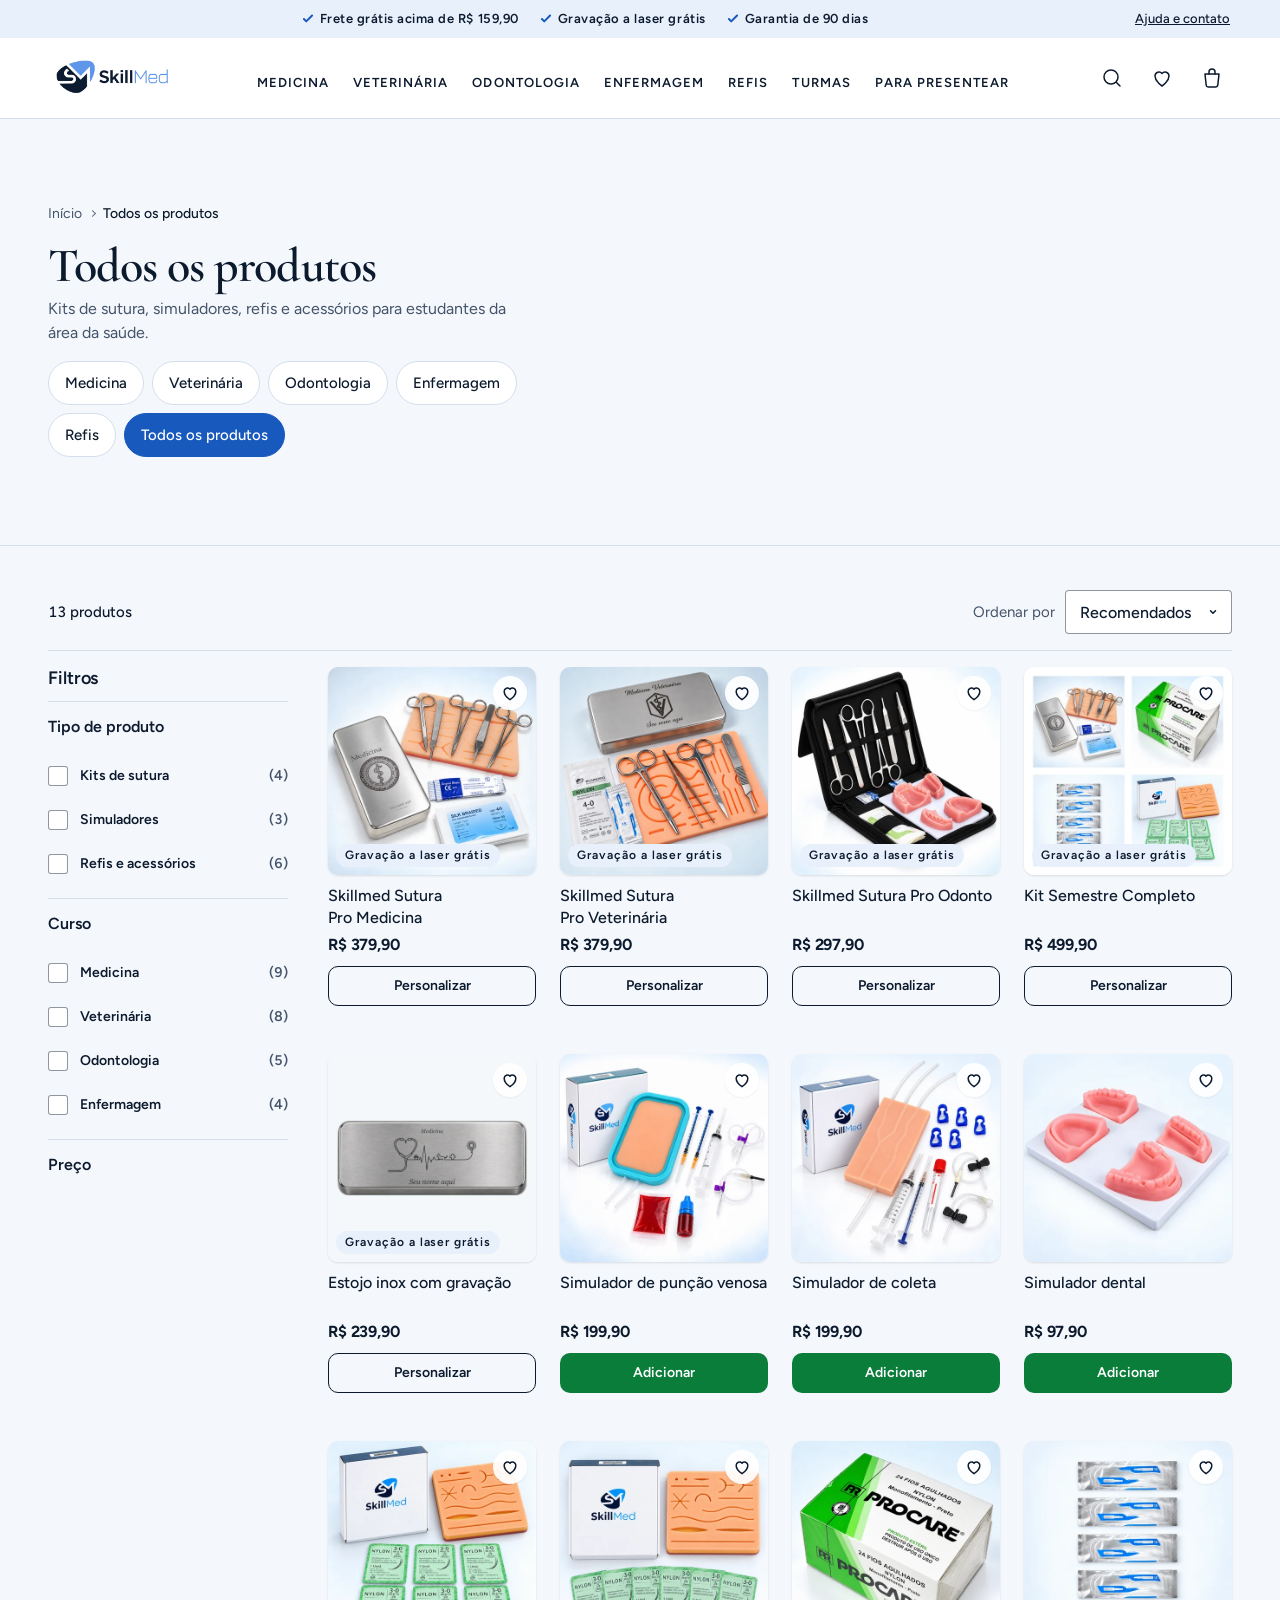
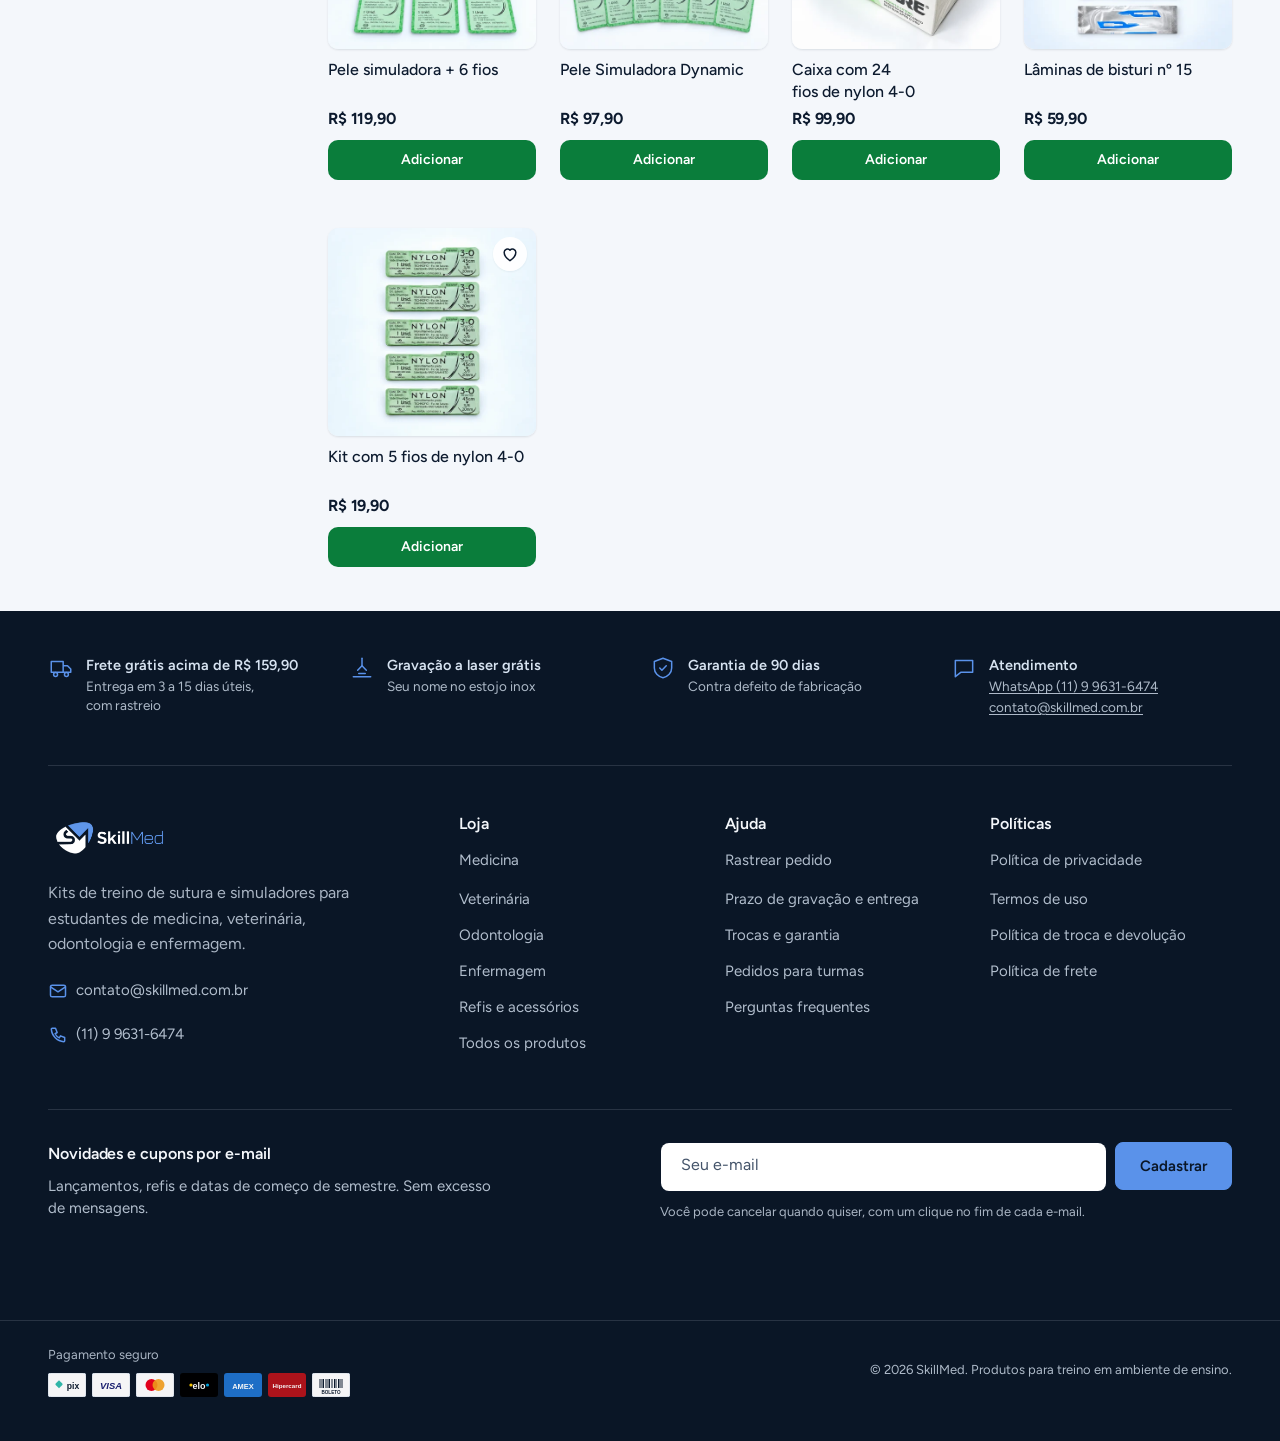
<file: colecao.html>
<!doctype html>
<html class="js" lang="pt-BR">
<head>
<meta charset="utf-8">
<meta name="viewport" content="width=device-width,initial-scale=1">
<meta name="theme-color" content="#F4F7FB">
<link rel="canonical" href="https://skillmed.com.br/collections/todos">
<link rel="icon" type="image/png" href="assets/img/favicon.png">
<link rel="apple-touch-icon" href="assets/img/favicon.png">
<title>Todos os produtos | SkillMed</title>
<meta name="description" content="Kits de sutura, simuladores, refis e acessórios para estudantes da área da saúde.">
<meta name="robots" content="noindex,nofollow">
<meta property="og:site_name" content="SkillMed">
<meta property="og:title" content="Todos os produtos | SkillMed">
<meta property="og:description" content="Kits de sutura, simuladores, refis e acessórios para estudantes da área da saúde.">
<meta property="og:image" content="assets/img/logo-claro.png">
<meta property="og:image:alt" content="Logo da SkillMed">
<meta property="og:locale" content="pt_BR">
<meta property="og:type" content="website">
<meta property="og:url" content="https://skillmed.com.br/collections/todos">
<link rel="preload" href="assets/fonts/figtree-latin.woff2" as="font" type="font/woff2" crossorigin>
<link rel="preload" href="assets/fonts/cormorant-garamond-600.woff2" as="font" type="font/woff2" crossorigin>
<style>@font-face{font-family:"Cormorant Garamond";src:url(assets/fonts/cormorant-garamond-600.woff2) format("woff2");font-weight:500 700;font-style:normal;font-display:swap;unicode-range:U+0000-00FF,U+0131,U+0152-0153,U+02BB-02BC,U+02C6,U+02DA,U+02DC,U+0304,U+0308,U+0329,U+2000-206F,U+20AC,U+2122,U+2191,U+2193,U+2212,U+2215,U+FEFF,U+FFFD}@font-face{font-family:"Cormorant Fallback";src:local("Times New Roman"),local("TimesNewRomanPSMT"),local("Times");size-adjust:88%;ascent-override:105%;descent-override:32%;line-gap-override:0%}</style>
<style>@font-face{font-family:Figtree;src:url(assets/fonts/figtree-latin.woff2) format("woff2");font-weight:300 900;font-style:normal;font-display:swap;unicode-range:U+0000-00FF,U+0131,U+0152-0153,U+02BB-02BC,U+02C6,U+02DA,U+02DC,U+0304,U+0308,U+0329,U+2000-206F,U+20AC,U+2122,U+2191,U+2193,U+2212,U+2215,U+FEFF,U+FFFD}@font-face{font-family:"Figtree Fallback";src:local("Arial"),local("ArialMT"),local("Helvetica");size-adjust:97.97%;ascent-override:96.97%;descent-override:25.52%;line-gap-override:0%}</style>

<!-- CSS: theme-settings + Dawn 16 usado neste template + wohnmira-v4 (camada da Porare) + skillmed.css (camada da SkillMed), num arquivo por template (_fonte/gerar.mjs) -->
<link rel="stylesheet" href="assets/bundle/collection.css">

</head>
<body class="gradient template-collection">
<a class="skip-to-content-link button visually-hidden" href="#MainContent">Pular para o conteúdo</a>
<div id="shopify-section-template--sm__announcement-bar" class="shopify-section">
<!-- section: announcement-bar.liquid (esquema 3; 1 bloco com 3 itens + link de ajuda) -->
<style>.section-template--sm__announcement-bar-padding{padding-top:0px;padding-bottom:0px}@media screen and (min-width:750px){.section-template--sm__announcement-bar-padding{padding-top:0px;padding-bottom:0px}}</style>
<div class="utility-bar color-scheme-3 gradient">
  <div class="page-width utility-bar__grid utility-wm4">
    <div class="announcement-bar" role="region" aria-label="Nossas promessas">
      <ul class="announcement-bar__message list-unstyled">
        <li><svg aria-hidden="true" focusable="false" class="icon icon-stroke icon-check" viewBox="0 0 24 24"><path d="m5 12 4 4 10-10"/></svg><span class="nobr-wm4">Frete grátis acima de R$&nbsp;159,90</span></li>
        <li><svg aria-hidden="true" focusable="false" class="icon icon-stroke icon-check" viewBox="0 0 24 24"><path d="m5 12 4 4 10-10"/></svg><span class="nobr-wm4">Gravação a laser grátis</span></li>
        <li><svg aria-hidden="true" focusable="false" class="icon icon-stroke icon-check" viewBox="0 0 24 24"><path d="m5 12 4 4 10-10"/></svg><span class="nobr-wm4">Garantia de 90 dias</span></li>
      </ul>
    </div>
    <a href="#contato" class="utility-wm4__help small-hide">Ajuda e contato</a>
  </div>
</div>
</div>
<div id="shopify-section-template--sm__header" class="shopify-section shopify-section-group-header-group section-header shopify-section-header-sticky">
<!-- section: header.liquid (+ header-drawer; NOVO: busca inline e rotulos sob os icones) -->
<style>.section-template--sm__header-padding{padding-top:0px;padding-bottom:0px}@media screen and (min-width:750px){.section-template--sm__header-padding{padding-top:0px;padding-bottom:0px}}</style>
<style>
  header-drawer { justify-self: start; margin-left: -1.2rem; }
  @media screen and (min-width: 990px) { header-drawer { display: none; } }
  .menu-drawer-container { display: flex; }
  .list-menu { list-style: none; padding: 0; margin: 0; }
  .list-menu--inline { display: inline-flex; flex-wrap: wrap; }
  summary.list-menu__item { padding-right: 2.7rem; }
  .list-menu__item { display: flex; align-items: center; line-height: calc(1 + 0.3 / var(--font-body-scale)); }
  .list-menu__item--link { text-decoration: none; padding-bottom: 1rem; padding-top: 1rem; line-height: calc(1 + 0.8 / var(--font-body-scale)); }
  @media screen and (min-width: 750px) { .list-menu__item--link { padding-bottom: 0.5rem; padding-top: 0.5rem; } }
  .header { padding: 10px 3rem 10px 3rem; }
  .section-header { position: sticky; margin-bottom: 0px; }
  @media screen and (min-width: 990px) { .header { padding-top: 16px; padding-bottom: 0; } }
</style>
<sticky-header data-sticky-type="always" class="header-wrapper color-scheme-2 gradient header-wrapper--border-bottom">
  <header class="header header--top-left header--mobile-left page-width header--has-menu header--has-account header-wm4">
    <header-drawer data-breakpoint="tablet">
      <details id="Details-menu-drawer-container" class="menu-drawer-container">
        <summary class="header__icon header__icon--menu header__icon--summary link focus-inset" aria-label="Abrir menu">
          <span><svg aria-hidden="true" focusable="false" class="icon icon-stroke icon-menu icon-hamburger" viewBox="0 0 24 24"><path d="M3 7h18M3 12h18M3 17h18"/></svg><svg aria-hidden="true" focusable="false" class="icon icon-stroke icon-close icon-close" viewBox="0 0 24 24"><path d="M6 6l12 12M18 6 6 18"/></svg></span>
        </summary>
        <div id="menu-drawer" class="gradient menu-drawer motion-reduce color-scheme-2">
          <div class="menu-drawer__inner-container">
            <div class="menu-drawer__navigation-container">
              <nav class="menu-drawer__navigation" aria-label="Menu do celular">
                <ul class="menu-drawer__menu has-submenu list-menu" role="list">
                  
                  <li><a href="colecao.html?c=medicina" class="menu-drawer__menu-item list-menu__item link link--text focus-inset menu-drawer__menu-item--strong">Medicina<svg aria-hidden="true" focusable="false" class="icon icon-stroke icon-next menu-drawer__chev-wm4" viewBox="0 0 24 24"><path d="m9 5 7 7-7 7"/></svg></a></li>
                  <li><a href="colecao.html?c=veterinaria" class="menu-drawer__menu-item list-menu__item link link--text focus-inset menu-drawer__menu-item--strong">Veterinária<svg aria-hidden="true" focusable="false" class="icon icon-stroke icon-next menu-drawer__chev-wm4" viewBox="0 0 24 24"><path d="m9 5 7 7-7 7"/></svg></a></li>
                  <li><a href="colecao.html?c=odontologia" class="menu-drawer__menu-item list-menu__item link link--text focus-inset menu-drawer__menu-item--strong">Odontologia<svg aria-hidden="true" focusable="false" class="icon icon-stroke icon-next menu-drawer__chev-wm4" viewBox="0 0 24 24"><path d="m9 5 7 7-7 7"/></svg></a></li>
                  <li><a href="colecao.html?c=enfermagem" class="menu-drawer__menu-item list-menu__item link link--text focus-inset menu-drawer__menu-item--strong">Enfermagem<svg aria-hidden="true" focusable="false" class="icon icon-stroke icon-next menu-drawer__chev-wm4" viewBox="0 0 24 24"><path d="m9 5 7 7-7 7"/></svg></a></li>
                  <li><a href="colecao.html?c=refis" class="menu-drawer__menu-item list-menu__item link link--text focus-inset menu-drawer__menu-item--strong">Refis<svg aria-hidden="true" focusable="false" class="icon icon-stroke icon-next menu-drawer__chev-wm4" viewBox="0 0 24 24"><path d="m9 5 7 7-7 7"/></svg></a></li>
                  <li><a href="index.html#turmas" class="menu-drawer__menu-item list-menu__item link link--text focus-inset menu-drawer__menu-item--strong">Turmas<svg aria-hidden="true" focusable="false" class="icon icon-stroke icon-next menu-drawer__chev-wm4" viewBox="0 0 24 24"><path d="m9 5 7 7-7 7"/></svg></a></li>
                  <li><a href="kit.html?presente=1" class="menu-drawer__menu-item list-menu__item link link--text focus-inset menu-drawer__menu-item--strong">Para presentear<svg aria-hidden="true" focusable="false" class="icon icon-stroke icon-next menu-drawer__chev-wm4" viewBox="0 0 24 24"><path d="m9 5 7 7-7 7"/></svg></a></li>
                </ul>
              </nav>
              <div class="menu-drawer__utility-links">
                <a href="https://skillmed.com.br/account/login" class="menu-drawer__account link focus-inset" data-hinweis="A conta de cliente é ativada na loja. Você também pode comprar sem conta." rel="nofollow"><span class="svg-wrapper"><svg aria-hidden="true" focusable="false" class="icon icon-stroke icon-account" viewBox="0 0 24 24"><circle cx="12" cy="8" r="4"/><path d="M4 21c1.5-4 4.5-6 8-6s6.5 2 8 6"/></svg></span>Entrar</a>
                <a href="colecao.html?c=todos&amp;favoritos=1" class="menu-drawer__account link focus-inset"><span class="svg-wrapper"><svg aria-hidden="true" focusable="false" class="icon icon-stroke icon-heart" viewBox="0 0 24 24"><path d="M12 20s-7-4.4-7-10a4 4 0 0 1 7-2.6A4 4 0 0 1 19 10c0 5.6-7 10-7 10z"/></svg></span>Favoritos</a>
              </div>
            </div>
          </div>
        </div>
      </details>
    </header-drawer>
    <div class="header__heading">
      <a href="index.html" class="header__heading-link link link--text focus-inset" aria-label="SkillMed, página inicial"><img class="logo-wm4 logo-sm" src="assets/img/logo-claro.webp" alt="SkillMed" width="110" height="44"></a>
    </div>
    <nav class="header__inline-menu" aria-label="Menu principal">
      <ul class="list-menu list-menu--inline" role="list">

        <li><a href="colecao.html?c=medicina" class="header__menu-item list-menu__item link link--text focus-inset"><span>Medicina</span></a></li>
        <li><a href="colecao.html?c=veterinaria" class="header__menu-item list-menu__item link link--text focus-inset"><span>Veterinária</span></a></li>
        <li><a href="colecao.html?c=odontologia" class="header__menu-item list-menu__item link link--text focus-inset"><span>Odontologia</span></a></li>
        <li><a href="colecao.html?c=enfermagem" class="header__menu-item list-menu__item link link--text focus-inset"><span>Enfermagem</span></a></li>
        <li><a href="colecao.html?c=refis" class="header__menu-item list-menu__item link link--text focus-inset"><span>Refis</span></a></li>
        <li><a href="index.html#turmas" class="header__menu-item list-menu__item link link--text focus-inset"><span>Turmas</span></a></li>
        <li><a href="kit.html?presente=1" class="header__menu-item list-menu__item link link--text focus-inset"><span>Para presentear</span></a></li>
      </ul>
    </nav>
    <div class="header__icons header-icons-wm4">
      <button type="button" class="header__icon header__icon--suche-wm4 link focus-inset" data-suche-oeffnen aria-label="Abrir a busca" aria-expanded="false" aria-controls="busca-overlay" aria-haspopup="dialog"><span class="svg-wrapper"><svg aria-hidden="true" focusable="false" class="icon icon-stroke icon-search" viewBox="0 0 24 24"><circle cx="11" cy="11" r="7"/><path d="m20 20-3.5-3.5"/></svg></span></button>
      <a href="https://skillmed.com.br/account/login" class="header__icon header__icon--account link focus-inset small-hide" data-hinweis="A conta de cliente é ativada na loja. Você também pode comprar sem conta." rel="nofollow"><span class="svg-wrapper"><svg aria-hidden="true" focusable="false" class="icon icon-stroke icon-account" viewBox="0 0 24 24"><circle cx="12" cy="8" r="4"/><path d="M4 21c1.5-4 4.5-6 8-6s6.5 2 8 6"/></svg></span><span class="header__icon-label-wm4">Entrar</span></a>
      <a href="colecao.html?c=todos&amp;favoritos=1" class="header__icon header__icon--merk-wm4 link focus-inset"><span class="svg-wrapper"><svg aria-hidden="true" focusable="false" class="icon icon-stroke icon-heart" viewBox="0 0 24 24"><path d="M12 20s-7-4.4-7-10a4 4 0 0 1 7-2.6A4 4 0 0 1 19 10c0 5.6-7 10-7 10z"/></svg></span><span class="header__icon-label-wm4">Favoritos</span><span class="visually-hidden" data-merk-label>, 0 itens</span><span class="cart-count-bubble merk-bubble-wm4" data-merk-count hidden><span aria-hidden="true">0</span></span></a>
      <a href="https://skillmed.com.br/cart" class="header__icon header__icon--cart link focus-inset" id="cart-icon-bubble" data-open-cart aria-haspopup="dialog">
        <span class="svg-wrapper"><svg aria-hidden="true" focusable="false" class="icon icon-stroke icon-cart" viewBox="0 0 24 24"><path d="M5 8h14l-1.2 11.2a2 2 0 0 1-2 1.8H8.2a2 2 0 0 1-2-1.8z"/><path d="M9 8V6a3 3 0 0 1 6 0v2"/></svg></span><span class="header__icon-label-wm4">Carrinho</span><span class="visually-hidden" data-cart-label>, 0 itens</span>
        <span class="cart-count-bubble" data-cart-count hidden><span aria-hidden="true">0</span></span>
      </a>
    </div>
  </header>
</sticky-header>
</div>
<div class="suche-overlay-wm4" id="busca-overlay" role="dialog" aria-modal="true" aria-label="Busca" hidden>
  <div class="suche-overlay-wm4__box">
    <div class="suche-overlay-wm4__kopf">
      <p class="suche-overlay-wm4__titel" aria-hidden="true">Busca</p>
      <button type="button" class="header__icon suche-overlay-wm4__zu link focus-inset" data-suche-schliessen aria-label="Fechar a busca"><svg aria-hidden="true" focusable="false" class="icon icon-stroke icon-close" viewBox="0 0 24 24"><path d="M6 6l12 12M18 6 6 18"/></svg></button>
    </div>
    <div data-suche-box>
      <predictive-search class="search-modal__form" data-loading-text="Carregando">
        <form action="colecao.html" method="get" role="search" class="search suche-wm4" data-suche>
          <div class="field">
            <input class="search__input field__input" id="Busca-Overlay" type="search" name="q" value="" placeholder="O que você procura?" autocomplete="off" role="combobox" aria-expanded="false" aria-owns="predictive-search-results-overlay" aria-controls="predictive-search-results-overlay" aria-haspopup="listbox" aria-autocomplete="list">
            <label class="field__label" for="Busca-Overlay">Buscar, por exemplo: kit de sutura</label>
            <button type="submit" class="search__button field__button" aria-label="Buscar"><span class="svg-wrapper"><svg aria-hidden="true" focusable="false" class="icon icon-stroke icon-search" viewBox="0 0 24 24"><circle cx="11" cy="11" r="7"/><path d="m20 20-3.5-3.5"/></svg></span></button>
          </div>
          <div class="suche-wm4__panel" data-suche-panel data-fest>
            <div class="search-vorschlaege-wm4" data-vorschlaege>
              <p class="search-vorschlaege-wm4__titel">Mais buscados</p>
              <ul class="list-unstyled" role="list"><li><a href="kit.html" class="chip-wm4">Kit de sutura</a></li><li><a href="colecao.html?c=refis" class="chip-wm4">Pele simuladora</a></li><li><a href="colecao.html?c=refis" class="chip-wm4">Fios de nylon</a></li><li><a href="colecao.html?c=enfermagem" class="chip-wm4">Simulador de punção</a></li><li><a href="kit.html?kit=estojo" class="chip-wm4">Estojo inox</a></li></ul>
            </div>
            <div class="predictive-search predictive-search--header" tabindex="-1" data-predictive-search>
              <div id="predictive-search-results-overlay" role="listbox" aria-live="polite" data-suche-ergebnis></div>
            </div>
          </div>
        </form>
      </predictive-search>
    </div>
  </div>
</div>
<main id="MainContent" class="content-for-layout focus-none" role="main" tabindex="-1">
<div id="shopify-section-template--sm__banner" class="shopify-section">
<!-- section: main-collection-banner.liquid (compacto; + blocos NOVOS: breadcrumbs e chips dos cursos) -->
<style>.section-template--sm__banner-padding{padding-top:0px;padding-bottom:0px}@media screen and (min-width:750px){.section-template--sm__banner-padding{padding-top:0px;padding-bottom:0px}}</style>
<div class="collection-hero color-scheme-1 gradient koll-hero-wm4" data-koll-hero>
  <picture class="koll-banner-sm" data-koll-bild hidden>
    <source media="(max-width: 749px)" type="image/webp" data-koll-src-m>
    <img src="" alt="" width="2400" height="800" data-koll-img decoding="async">
  </picture>
  <div class="collection-hero__inner page-width">
    <div class="collection-hero__text-wrapper">
      <nav class="breadcrumbs-wm4" aria-label="Você está em"><ol class="list-unstyled"><li><a href="index.html">Início</a></li><li aria-current="page" data-koll-crumb>Todos os produtos</li></ol></nav>
      <h1 class="collection-hero__title h1"><span data-koll-titel>Todos os&nbsp;produtos</span></h1>
      <div class="collection-hero__description rte" data-koll-text>Kits de sutura, simuladores, refis e acessórios para estudantes da área da saúde.</div>
      <ul class="koll-chips-wm4 list-unstyled" aria-label="Escolher o curso"><li><a class="chip-wm4" href="colecao.html?c=medicina" data-chip="medicina">Medicina</a></li><li><a class="chip-wm4" href="colecao.html?c=veterinaria" data-chip="veterinaria">Veterinária</a></li><li><a class="chip-wm4" href="colecao.html?c=odontologia" data-chip="odontologia">Odontologia</a></li><li><a class="chip-wm4" href="colecao.html?c=enfermagem" data-chip="enfermagem">Enfermagem</a></li><li><a class="chip-wm4" href="colecao.html?c=refis" data-chip="refis">Refis</a></li><li><a class="chip-wm4" href="colecao.html?c=todos" data-chip="todos">Todos os produtos</a></li></ul>
    </div>
  </div>
</div>
</div>
<div id="shopify-section-template--sm__product-grid" class="shopify-section">
<!-- section: main-collection-product-grid.liquid (+ snippet facets.liquid, layout vertical; abaixo de 990 px os filtros viram gaveta) -->
<style>.section-template--sm__product-grid-padding{padding-top:10px;padding-bottom:50px}@media screen and (min-width:750px){.section-template--sm__product-grid-padding{padding-top:16px;padding-bottom:80px}}</style>
<div class="page-width section-template--sm__product-grid-padding koll-wm4">
  <div class="koll-toolbar-wm4">
    <button type="button" class="button button--secondary facets-toggle-wm4" aria-controls="main-collection-filters" aria-expanded="false" data-filter-toggle><svg aria-hidden="true" focusable="false" class="icon icon-stroke icon-filter" viewBox="0 0 24 24"><path d="M4 7h10M18 7h2M4 17h4M12 17h8"/><circle cx="16" cy="7" r="2"/><circle cx="10" cy="17" r="2"/></svg><span>Filtros</span><span class="facets-toggle-wm4__n" data-filter-n hidden></span></button>
    <p class="koll-count-wm4" role="status"><span id="ProductCountDesktop" data-anzahl></span></p>
    <div class="koll-sort-wm4 select">
      <label for="SortBy" class="koll-sort-wm4__label">Ordenar por</label>
      <select name="sort_by" class="facet-filters__sort select__select" id="SortBy" data-sort>
        <option value="recomendados" selected>Recomendados</option>
        <option value="preco-asc">Menor preço</option>
        <option value="preco-desc">Maior preço</option>
        <option value="nome">Nome de A a Z</option>
      </select>
      <span class="svg-wrapper icon-caret"><svg aria-hidden="true" focusable="false" class="icon icon-stroke icon-caret" viewBox="0 0 24 24"><path d="m6 9 6 6 6-6"/></svg></span>
    </div>
  </div>
  <div class="active-facets-wm4" data-aktive-filter aria-live="polite"></div>
  <div class="facets-vertical koll-layout-wm4">
    <aside aria-labelledby="verticalTitle" class="facets-wrapper facets-drawer-wm4" id="main-collection-filters" data-filter-panel>
      <div class="facets-drawer-wm4__head">
        <h2 class="facets__heading" id="verticalTitle" tabindex="-1">Filtros</h2>
        <button type="button" class="facets-drawer-wm4__close" aria-label="Fechar os filtros" data-filter-close><span class="svg-wrapper"><svg aria-hidden="true" focusable="false" class="icon icon-stroke icon-close" viewBox="0 0 24 24"><path d="M6 6l12 12M18 6 6 18"/></svg></span></button>
      </div>
      <facet-filters-form class="facets facets-vertical-sort">
        <form id="FacetFiltersForm" class="facets__form-vertical" data-filter-form>
          <div id="FacetsWrapperDesktop" class="facets__wrapper">
            <details id="Details-tipo-sm" class="disclosure-has-popup facets__disclosure-vertical js-filter" data-facet="tipo" open>
              <summary class="facets__summary"><span class="facets__summary-label">Tipo de produto</span><span class="svg-wrapper icon-caret"><svg aria-hidden="true" focusable="false" class="icon icon-stroke icon-caret" viewBox="0 0 24 24"><path d="m6 9 6 6 6-6"/></svg></span></summary>
              <div class="facets__display-vertical"><fieldset class="facets-wrap facets-wrap-vertical"><legend class="visually-hidden">Tipo de produto</legend>
                <ul class="facets-layout facets-layout-list facets__list--vertical list-unstyled" role="list">
                  <li class="list-menu__item facets__item">
                    <label class="facets__label facet-checkbox" for="Filter-tipo-kits">
                      <input type="checkbox" name="tipo" value="kits" id="Filter-tipo-kits">
                      <span class="facet-checkbox__box-wm4" aria-hidden="true"><svg aria-hidden="true" focusable="false" class="icon icon-stroke icon-check" viewBox="0 0 24 24"><path d="m5 12 4 4 10-10"/></svg></span>
                      <span class="facet-checkbox__text">Kits de sutura</span>
                      <span class="facet-checkbox__n-wm4" data-n="tipo:kits"></span>
                    </label>
                  </li>
                  <li class="list-menu__item facets__item">
                    <label class="facets__label facet-checkbox" for="Filter-tipo-simuladores">
                      <input type="checkbox" name="tipo" value="simuladores" id="Filter-tipo-simuladores">
                      <span class="facet-checkbox__box-wm4" aria-hidden="true"><svg aria-hidden="true" focusable="false" class="icon icon-stroke icon-check" viewBox="0 0 24 24"><path d="m5 12 4 4 10-10"/></svg></span>
                      <span class="facet-checkbox__text">Simuladores</span>
                      <span class="facet-checkbox__n-wm4" data-n="tipo:simuladores"></span>
                    </label>
                  </li>
                  <li class="list-menu__item facets__item">
                    <label class="facets__label facet-checkbox" for="Filter-tipo-acessorios">
                      <input type="checkbox" name="tipo" value="acessorios" id="Filter-tipo-acessorios">
                      <span class="facet-checkbox__box-wm4" aria-hidden="true"><svg aria-hidden="true" focusable="false" class="icon icon-stroke icon-check" viewBox="0 0 24 24"><path d="m5 12 4 4 10-10"/></svg></span>
                      <span class="facet-checkbox__text">Refis e acessórios</span>
                      <span class="facet-checkbox__n-wm4" data-n="tipo:acessorios"></span>
                    </label>
                  </li>
                </ul></fieldset></div>
            </details>
            <details id="Details-curso-sm" class="disclosure-has-popup facets__disclosure-vertical js-filter" data-facet="curso" open>
              <summary class="facets__summary"><span class="facets__summary-label">Curso</span><span class="svg-wrapper icon-caret"><svg aria-hidden="true" focusable="false" class="icon icon-stroke icon-caret" viewBox="0 0 24 24"><path d="m6 9 6 6 6-6"/></svg></span></summary>
              <div class="facets__display-vertical"><fieldset class="facets-wrap facets-wrap-vertical"><legend class="visually-hidden">Curso</legend>
                <ul class="facets-layout facets-layout-list facets__list--vertical list-unstyled" role="list">
                  <li class="list-menu__item facets__item">
                    <label class="facets__label facet-checkbox" for="Filter-curso-medicina">
                      <input type="checkbox" name="curso" value="medicina" id="Filter-curso-medicina">
                      <span class="facet-checkbox__box-wm4" aria-hidden="true"><svg aria-hidden="true" focusable="false" class="icon icon-stroke icon-check" viewBox="0 0 24 24"><path d="m5 12 4 4 10-10"/></svg></span>
                      <span class="facet-checkbox__text">Medicina</span>
                      <span class="facet-checkbox__n-wm4" data-n="curso:medicina"></span>
                    </label>
                  </li>
                  <li class="list-menu__item facets__item">
                    <label class="facets__label facet-checkbox" for="Filter-curso-veterinaria">
                      <input type="checkbox" name="curso" value="veterinaria" id="Filter-curso-veterinaria">
                      <span class="facet-checkbox__box-wm4" aria-hidden="true"><svg aria-hidden="true" focusable="false" class="icon icon-stroke icon-check" viewBox="0 0 24 24"><path d="m5 12 4 4 10-10"/></svg></span>
                      <span class="facet-checkbox__text">Veterinária</span>
                      <span class="facet-checkbox__n-wm4" data-n="curso:veterinaria"></span>
                    </label>
                  </li>
                  <li class="list-menu__item facets__item">
                    <label class="facets__label facet-checkbox" for="Filter-curso-odontologia">
                      <input type="checkbox" name="curso" value="odontologia" id="Filter-curso-odontologia">
                      <span class="facet-checkbox__box-wm4" aria-hidden="true"><svg aria-hidden="true" focusable="false" class="icon icon-stroke icon-check" viewBox="0 0 24 24"><path d="m5 12 4 4 10-10"/></svg></span>
                      <span class="facet-checkbox__text">Odontologia</span>
                      <span class="facet-checkbox__n-wm4" data-n="curso:odontologia"></span>
                    </label>
                  </li>
                  <li class="list-menu__item facets__item">
                    <label class="facets__label facet-checkbox" for="Filter-curso-enfermagem">
                      <input type="checkbox" name="curso" value="enfermagem" id="Filter-curso-enfermagem">
                      <span class="facet-checkbox__box-wm4" aria-hidden="true"><svg aria-hidden="true" focusable="false" class="icon icon-stroke icon-check" viewBox="0 0 24 24"><path d="m5 12 4 4 10-10"/></svg></span>
                      <span class="facet-checkbox__text">Enfermagem</span>
                      <span class="facet-checkbox__n-wm4" data-n="curso:enfermagem"></span>
                    </label>
                  </li>
                </ul></fieldset></div>
            </details>
            <details id="Details-preco-sm" class="disclosure-has-popup facets__disclosure-vertical js-filter" data-facet="preco">
              <summary class="facets__summary"><span class="facets__summary-label">Preço</span><span class="svg-wrapper icon-caret"><svg aria-hidden="true" focusable="false" class="icon icon-stroke icon-caret" viewBox="0 0 24 24"><path d="m6 9 6 6 6-6"/></svg></span></summary>
              <div class="facets__display-vertical"><fieldset class="facets-wrap facets-wrap-vertical"><legend class="visually-hidden">Preço</legend>
                <ul class="facets-layout facets-layout-list facets__list--vertical list-unstyled" role="list">
                  <li class="list-menu__item facets__item">
                    <label class="facets__label facet-checkbox" for="Filter-preco-0-100">
                      <input type="checkbox" name="preco" value="0-100" id="Filter-preco-0-100">
                      <span class="facet-checkbox__box-wm4" aria-hidden="true"><svg aria-hidden="true" focusable="false" class="icon icon-stroke icon-check" viewBox="0 0 24 24"><path d="m5 12 4 4 10-10"/></svg></span>
                      <span class="facet-checkbox__text">até R$&nbsp;100</span>
                      <span class="facet-checkbox__n-wm4" data-n="preco:0-100"></span>
                    </label>
                  </li>
                  <li class="list-menu__item facets__item">
                    <label class="facets__label facet-checkbox" for="Filter-preco-100-250">
                      <input type="checkbox" name="preco" value="100-250" id="Filter-preco-100-250">
                      <span class="facet-checkbox__box-wm4" aria-hidden="true"><svg aria-hidden="true" focusable="false" class="icon icon-stroke icon-check" viewBox="0 0 24 24"><path d="m5 12 4 4 10-10"/></svg></span>
                      <span class="facet-checkbox__text">R$&nbsp;100 a R$&nbsp;250</span>
                      <span class="facet-checkbox__n-wm4" data-n="preco:100-250"></span>
                    </label>
                  </li>
                  <li class="list-menu__item facets__item">
                    <label class="facets__label facet-checkbox" for="Filter-preco-250-9999">
                      <input type="checkbox" name="preco" value="250-9999" id="Filter-preco-250-9999">
                      <span class="facet-checkbox__box-wm4" aria-hidden="true"><svg aria-hidden="true" focusable="false" class="icon icon-stroke icon-check" viewBox="0 0 24 24"><path d="m5 12 4 4 10-10"/></svg></span>
                      <span class="facet-checkbox__text">acima de R$&nbsp;250</span>
                      <span class="facet-checkbox__n-wm4" data-n="preco:250-9999"></span>
                    </label>
                  </li>
                </ul></fieldset></div>
            </details>
          </div>
        </form>
      </facet-filters-form>
      <div class="facets-drawer-wm4__foot">
        <button type="button" class="button button--tertiary" data-filter-reset>Limpar tudo</button>
        <button type="button" class="button" data-filter-close><span data-filter-zeigen>Ver produtos</span></button>
      </div>
    </aside>
    <div class="facets-overlay-wm4" data-filter-close hidden></div>
    <div class="product-grid-container" id="ProductGridContainer">
      <div class="collection">
        <ul id="product-grid" class="grid product-grid product-grid--wm4 product-grid--wm4-sidebar" role="list" data-grid><li class="grid__item" data-id="kit" id="p-kit"><div class="card-wrapper product-card-wrapper"><div class="card card--standard card--media" style="--ratio-percent: 100%;"><div class="card__inner color-scheme-2 gradient ratio" style="--ratio-percent: 100%;"><div class="card__media"><div class="media media--transparent media--hover-effect media--foto-sm" style="--bg: url(../catalogo-v5/01-kit-medicina/01-480.webp)"><img src="assets/catalogo-v5/01-kit-medicina/01-480.webp" srcset="assets/catalogo-v5/01-kit-medicina/01-480.webp 480w, assets/catalogo-v5/01-kit-medicina/01-960.webp 960w" sizes="(min-width: 1440px) 320px, (min-width: 1200px) calc((100vw - 140px) / 4), (min-width: 750px) calc((100vw - 80px) / 2), calc((100vw - 40px) / 2)" alt="Skillmed Sutura Pro Medicina com seu nome gravado" class="motion-reduce" width="600" height="600" fetchpriority="high" decoding="async"></div></div><span class="card__set-wm4 card__pilula-sm">Gravação a laser grátis</span></div><button type="button" class="merk-wm4" data-merk="kit" aria-pressed="false" aria-label="Salvar Skillmed Sutura Pro Medicina nos favoritos"><svg aria-hidden="true" focusable="false" class="icon icon-stroke" viewBox="0 0 24 24"><path d="M12 20s-7-4.4-7-10a4 4 0 0 1 7-2.6A4 4 0 0 1 19 10c0 5.6-7 10-7 10z"/></svg></button><div class="card__content"><div class="card__information"><h3 class="card__heading h5" id="title-koll-kit"><a href="kit.html" id="CardLink-koll-kit" class="full-unstyled-link">Skillmed Sutura Pro Medicina</a></h3><div class="card-information"><div class="price"><div class="price__container"><div class="price__regular"><span class="visually-hidden visually-hidden--inline">Preço</span><span class="price-item price-item--regular">R$ 379,90</span></div></div></div></div></div><div class="quick-add no-js-hidden"><a href="kit.html" class="quick-add__submit button button--small button--full-width" aria-labelledby="Add-koll-kit title-koll-kit"><svg aria-hidden="true" focusable="false" class="icon icon-stroke quick-add__icon-wm4" viewBox="0 0 24 24"><path d="M4 20h4L19 9l-4-4L4 16z"/><path d="m13.5 6.5 4 4"/></svg><span class="button__label-wm4" id="Add-koll-kit">Personalizar</span></a></div></div></div></div></li><li class="grid__item" data-id="vet" id="p-vet"><div class="card-wrapper product-card-wrapper"><div class="card card--standard card--media" style="--ratio-percent: 100%;"><div class="card__inner color-scheme-2 gradient ratio" style="--ratio-percent: 100%;"><div class="card__media"><div class="media media--transparent media--hover-effect media--foto-sm" style="--bg: url(../catalogo-v5/02-kit-veterinaria/01-480.webp)"><img src="assets/catalogo-v5/02-kit-veterinaria/01-480.webp" srcset="assets/catalogo-v5/02-kit-veterinaria/01-480.webp 480w, assets/catalogo-v5/02-kit-veterinaria/01-960.webp 960w" sizes="(min-width: 1440px) 320px, (min-width: 1200px) calc((100vw - 140px) / 4), (min-width: 750px) calc((100vw - 80px) / 2), calc((100vw - 40px) / 2)" alt="Skillmed Sutura Pro Veterinária com seu nome gravado" class="motion-reduce" width="600" height="600" fetchpriority="high" decoding="async"></div></div><span class="card__set-wm4 card__pilula-sm">Gravação a laser grátis</span></div><button type="button" class="merk-wm4" data-merk="vet" aria-pressed="false" aria-label="Salvar Skillmed Sutura Pro Veterinária nos favoritos"><svg aria-hidden="true" focusable="false" class="icon icon-stroke" viewBox="0 0 24 24"><path d="M12 20s-7-4.4-7-10a4 4 0 0 1 7-2.6A4 4 0 0 1 19 10c0 5.6-7 10-7 10z"/></svg></button><div class="card__content"><div class="card__information"><h3 class="card__heading h5" id="title-koll-vet"><a href="kit.html?curso=vet" id="CardLink-koll-vet" class="full-unstyled-link">Skillmed Sutura Pro Veterinária</a></h3><div class="card-information"><div class="price"><div class="price__container"><div class="price__regular"><span class="visually-hidden visually-hidden--inline">Preço</span><span class="price-item price-item--regular">R$ 379,90</span></div></div></div></div></div><div class="quick-add no-js-hidden"><a href="kit.html?curso=vet" class="quick-add__submit button button--small button--full-width" aria-labelledby="Add-koll-vet title-koll-vet"><svg aria-hidden="true" focusable="false" class="icon icon-stroke quick-add__icon-wm4" viewBox="0 0 24 24"><path d="M4 20h4L19 9l-4-4L4 16z"/><path d="m13.5 6.5 4 4"/></svg><span class="button__label-wm4" id="Add-koll-vet">Personalizar</span></a></div></div></div></div></li><li class="grid__item" data-id="odonto" id="p-odonto"><div class="card-wrapper product-card-wrapper"><div class="card card--standard card--media" style="--ratio-percent: 100%;"><div class="card__inner color-scheme-2 gradient ratio" style="--ratio-percent: 100%;"><div class="card__media"><div class="media media--transparent media--hover-effect media--foto-sm" style="--bg: url(../catalogo-v5/03-kit-odonto/01-480.webp)"><img src="assets/catalogo-v5/03-kit-odonto/01-480.webp" srcset="assets/catalogo-v5/03-kit-odonto/01-480.webp 480w, assets/catalogo-v5/03-kit-odonto/01-960.webp 960w" sizes="(min-width: 1440px) 320px, (min-width: 1200px) calc((100vw - 140px) / 4), (min-width: 750px) calc((100vw - 80px) / 2), calc((100vw - 40px) / 2)" alt="Skillmed Sutura Pro Odonto com seu nome gravado" class="motion-reduce" width="600" height="600" loading="lazy" decoding="async"></div></div><span class="card__set-wm4 card__pilula-sm">Gravação a laser grátis</span></div><button type="button" class="merk-wm4" data-merk="odonto" aria-pressed="false" aria-label="Salvar Skillmed Sutura Pro Odonto nos favoritos"><svg aria-hidden="true" focusable="false" class="icon icon-stroke" viewBox="0 0 24 24"><path d="M12 20s-7-4.4-7-10a4 4 0 0 1 7-2.6A4 4 0 0 1 19 10c0 5.6-7 10-7 10z"/></svg></button><div class="card__content"><div class="card__information"><h3 class="card__heading h5" id="title-koll-odonto"><a href="kit.html?curso=odonto" id="CardLink-koll-odonto" class="full-unstyled-link">Skillmed Sutura Pro Odonto</a></h3><div class="card-information"><div class="price"><div class="price__container"><div class="price__regular"><span class="visually-hidden visually-hidden--inline">Preço</span><span class="price-item price-item--regular">R$ 297,90</span></div></div></div></div></div><div class="quick-add no-js-hidden"><a href="kit.html?curso=odonto" class="quick-add__submit button button--small button--full-width" aria-labelledby="Add-koll-odonto title-koll-odonto"><svg aria-hidden="true" focusable="false" class="icon icon-stroke quick-add__icon-wm4" viewBox="0 0 24 24"><path d="M4 20h4L19 9l-4-4L4 16z"/><path d="m13.5 6.5 4 4"/></svg><span class="button__label-wm4" id="Add-koll-odonto">Personalizar</span></a></div></div></div></div></li><li class="grid__item" data-id="semestre" id="p-semestre"><div class="card-wrapper product-card-wrapper"><div class="card card--standard card--media" style="--ratio-percent: 100%;"><div class="card__inner color-scheme-2 gradient ratio" style="--ratio-percent: 100%;"><div class="card__media"><div class="media media--transparent media--hover-effect media--foto-sm" style="--bg: url(../catalogo-v5/04-kit-semestre/01-480.webp)"><img src="assets/catalogo-v5/04-kit-semestre/01-480.webp" srcset="assets/catalogo-v5/04-kit-semestre/01-480.webp 480w, assets/catalogo-v5/04-kit-semestre/01-960.webp 960w" sizes="(min-width: 1440px) 320px, (min-width: 1200px) calc((100vw - 140px) / 4), (min-width: 750px) calc((100vw - 80px) / 2), calc((100vw - 40px) / 2)" alt="Kit Semestre Completo com seu nome gravado" class="motion-reduce" width="600" height="600" loading="lazy" decoding="async"></div></div><span class="card__set-wm4 card__pilula-sm">Gravação a laser grátis</span></div><button type="button" class="merk-wm4" data-merk="semestre" aria-pressed="false" aria-label="Salvar Kit Semestre Completo nos favoritos"><svg aria-hidden="true" focusable="false" class="icon icon-stroke" viewBox="0 0 24 24"><path d="M12 20s-7-4.4-7-10a4 4 0 0 1 7-2.6A4 4 0 0 1 19 10c0 5.6-7 10-7 10z"/></svg></button><div class="card__content"><div class="card__information"><h3 class="card__heading h5" id="title-koll-semestre"><a href="produto.html?id=semestre" id="CardLink-koll-semestre" class="full-unstyled-link">Kit Semestre Completo</a></h3><div class="card-information"><div class="price"><div class="price__container"><div class="price__regular"><span class="visually-hidden visually-hidden--inline">Preço</span><span class="price-item price-item--regular">R$ 499,90</span></div></div></div></div></div><div class="quick-add no-js-hidden"><a href="produto.html?id=semestre" class="quick-add__submit button button--small button--full-width" aria-labelledby="Add-koll-semestre title-koll-semestre"><svg aria-hidden="true" focusable="false" class="icon icon-stroke quick-add__icon-wm4" viewBox="0 0 24 24"><path d="M4 20h4L19 9l-4-4L4 16z"/><path d="m13.5 6.5 4 4"/></svg><span class="button__label-wm4" id="Add-koll-semestre">Personalizar</span></a></div></div></div></div></li><li class="grid__item" data-id="estojo" id="p-estojo"><div class="card-wrapper product-card-wrapper"><div class="card card--standard card--media" style="--ratio-percent: 100%;"><div class="card__inner color-scheme-2 gradient ratio" style="--ratio-percent: 100%;"><div class="card__media"><div class="media media--transparent media--hover-effect media--foto-sm" style="--bg: url(../catalogo-v5/05-estojo-personalizado/01-480.webp)"><img src="assets/catalogo-v5/05-estojo-personalizado/01-480.webp" srcset="assets/catalogo-v5/05-estojo-personalizado/01-480.webp 480w, assets/catalogo-v5/05-estojo-personalizado/01-960.webp 960w" sizes="(min-width: 1440px) 320px, (min-width: 1200px) calc((100vw - 140px) / 4), (min-width: 750px) calc((100vw - 80px) / 2), calc((100vw - 40px) / 2)" alt="Estojo inox com gravação a laser grátis" class="motion-reduce" width="600" height="600" loading="lazy" decoding="async"></div></div><span class="card__set-wm4 card__pilula-sm">Gravação a laser grátis</span></div><button type="button" class="merk-wm4" data-merk="estojo" aria-pressed="false" aria-label="Salvar Estojo inox com gravação nos favoritos"><svg aria-hidden="true" focusable="false" class="icon icon-stroke" viewBox="0 0 24 24"><path d="M12 20s-7-4.4-7-10a4 4 0 0 1 7-2.6A4 4 0 0 1 19 10c0 5.6-7 10-7 10z"/></svg></button><div class="card__content"><div class="card__information"><h3 class="card__heading h5" id="title-koll-estojo"><a href="produto.html?id=estojo" id="CardLink-koll-estojo" class="full-unstyled-link">Estojo inox com gravação</a></h3><div class="card-information"><div class="price"><div class="price__container"><div class="price__regular"><span class="visually-hidden visually-hidden--inline">Preço</span><span class="price-item price-item--regular">R$ 239,90</span></div></div></div></div></div><div class="quick-add no-js-hidden"><a href="produto.html?id=estojo" class="quick-add__submit button button--small button--full-width" aria-labelledby="Add-koll-estojo title-koll-estojo"><svg aria-hidden="true" focusable="false" class="icon icon-stroke quick-add__icon-wm4" viewBox="0 0 24 24"><path d="M4 20h4L19 9l-4-4L4 16z"/><path d="m13.5 6.5 4 4"/></svg><span class="button__label-wm4" id="Add-koll-estojo">Personalizar</span></a></div></div></div></div></li><li class="grid__item" data-id="puncao" id="p-puncao"><div class="card-wrapper product-card-wrapper"><div class="card card--standard card--media" style="--ratio-percent: 100%;"><div class="card__inner color-scheme-2 gradient ratio" style="--ratio-percent: 100%;"><div class="card__media"><div class="media media--transparent media--hover-effect media--foto-sm" style="--bg: url(../catalogo-v5/06-simulador-puncao/01-480.webp)"><img src="assets/catalogo-v5/06-simulador-puncao/01-480.webp" srcset="assets/catalogo-v5/06-simulador-puncao/01-480.webp 480w, assets/catalogo-v5/06-simulador-puncao/01-960.webp 960w" sizes="(min-width: 1440px) 320px, (min-width: 1200px) calc((100vw - 140px) / 4), (min-width: 750px) calc((100vw - 80px) / 2), calc((100vw - 40px) / 2)" alt="Simulador de punção venosa SkillMed" class="motion-reduce" width="600" height="600" loading="lazy" decoding="async"></div></div></div><button type="button" class="merk-wm4" data-merk="puncao" aria-pressed="false" aria-label="Salvar Simulador de punção venosa nos favoritos"><svg aria-hidden="true" focusable="false" class="icon icon-stroke" viewBox="0 0 24 24"><path d="M12 20s-7-4.4-7-10a4 4 0 0 1 7-2.6A4 4 0 0 1 19 10c0 5.6-7 10-7 10z"/></svg></button><div class="card__content"><div class="card__information"><h3 class="card__heading h5" id="title-koll-puncao"><a href="produto.html?id=puncao" id="CardLink-koll-puncao" class="full-unstyled-link">Simulador de punção venosa</a></h3><div class="card-information"><div class="price"><div class="price__container"><div class="price__regular"><span class="visually-hidden visually-hidden--inline">Preço</span><span class="price-item price-item--regular">R$ 199,90</span></div></div></div></div></div><div class="quick-add no-js-hidden"><button type="button" class="quick-add__submit button button--small button--full-width" data-add="puncao" aria-labelledby="Add-koll-puncao title-koll-puncao"><svg aria-hidden="true" focusable="false" class="icon icon-stroke quick-add__icon-wm4" viewBox="0 0 24 24"><path d="M5 8h14l-1.2 11.2a2 2 0 0 1-2 1.8H8.2a2 2 0 0 1-2-1.8z"/><path d="M9 8V6a3 3 0 0 1 6 0v2M12 11.5v5M9.5 14h5"/></svg><span class="button__label-wm4" id="Add-koll-puncao">Adicionar</span></button></div></div></div></div></li><li class="grid__item" data-id="coleta" id="p-coleta"><div class="card-wrapper product-card-wrapper"><div class="card card--standard card--media" style="--ratio-percent: 100%;"><div class="card__inner color-scheme-2 gradient ratio" style="--ratio-percent: 100%;"><div class="card__media"><div class="media media--transparent media--hover-effect media--foto-sm" style="--bg: url(../catalogo-v5/07-simulador-coleta/01-480.webp)"><img src="assets/catalogo-v5/07-simulador-coleta/01-480.webp" srcset="assets/catalogo-v5/07-simulador-coleta/01-480.webp 480w, assets/catalogo-v5/07-simulador-coleta/01-960.webp 960w" sizes="(min-width: 1440px) 320px, (min-width: 1200px) calc((100vw - 140px) / 4), (min-width: 750px) calc((100vw - 80px) / 2), calc((100vw - 40px) / 2)" alt="Simulador de coleta SkillMed" class="motion-reduce" width="600" height="600" loading="lazy" decoding="async"></div></div></div><button type="button" class="merk-wm4" data-merk="coleta" aria-pressed="false" aria-label="Salvar Simulador de coleta nos favoritos"><svg aria-hidden="true" focusable="false" class="icon icon-stroke" viewBox="0 0 24 24"><path d="M12 20s-7-4.4-7-10a4 4 0 0 1 7-2.6A4 4 0 0 1 19 10c0 5.6-7 10-7 10z"/></svg></button><div class="card__content"><div class="card__information"><h3 class="card__heading h5" id="title-koll-coleta"><a href="produto.html?id=coleta" id="CardLink-koll-coleta" class="full-unstyled-link">Simulador de coleta</a></h3><div class="card-information"><div class="price"><div class="price__container"><div class="price__regular"><span class="visually-hidden visually-hidden--inline">Preço</span><span class="price-item price-item--regular">R$ 199,90</span></div></div></div></div></div><div class="quick-add no-js-hidden"><button type="button" class="quick-add__submit button button--small button--full-width" data-add="coleta" aria-labelledby="Add-koll-coleta title-koll-coleta"><svg aria-hidden="true" focusable="false" class="icon icon-stroke quick-add__icon-wm4" viewBox="0 0 24 24"><path d="M5 8h14l-1.2 11.2a2 2 0 0 1-2 1.8H8.2a2 2 0 0 1-2-1.8z"/><path d="M9 8V6a3 3 0 0 1 6 0v2M12 11.5v5M9.5 14h5"/></svg><span class="button__label-wm4" id="Add-koll-coleta">Adicionar</span></button></div></div></div></div></li><li class="grid__item" data-id="dental" id="p-dental"><div class="card-wrapper product-card-wrapper"><div class="card card--standard card--media" style="--ratio-percent: 100%;"><div class="card__inner color-scheme-2 gradient ratio" style="--ratio-percent: 100%;"><div class="card__media"><div class="media media--transparent media--hover-effect media--foto-sm" style="--bg: url(../catalogo-v5/08-simulador-dental/01-480.webp)"><img src="assets/catalogo-v5/08-simulador-dental/01-480.webp" srcset="assets/catalogo-v5/08-simulador-dental/01-480.webp 480w, assets/catalogo-v5/08-simulador-dental/01-960.webp 960w" sizes="(min-width: 1440px) 320px, (min-width: 1200px) calc((100vw - 140px) / 4), (min-width: 750px) calc((100vw - 80px) / 2), calc((100vw - 40px) / 2)" alt="Simulador dental SkillMed" class="motion-reduce" width="600" height="600" loading="lazy" decoding="async"></div></div></div><button type="button" class="merk-wm4" data-merk="dental" aria-pressed="false" aria-label="Salvar Simulador dental nos favoritos"><svg aria-hidden="true" focusable="false" class="icon icon-stroke" viewBox="0 0 24 24"><path d="M12 20s-7-4.4-7-10a4 4 0 0 1 7-2.6A4 4 0 0 1 19 10c0 5.6-7 10-7 10z"/></svg></button><div class="card__content"><div class="card__information"><h3 class="card__heading h5" id="title-koll-dental"><a href="produto.html?id=dental" id="CardLink-koll-dental" class="full-unstyled-link">Simulador dental</a></h3><div class="card-information"><div class="price"><div class="price__container"><div class="price__regular"><span class="visually-hidden visually-hidden--inline">Preço</span><span class="price-item price-item--regular">R$ 97,90</span></div></div></div></div></div><div class="quick-add no-js-hidden"><button type="button" class="quick-add__submit button button--small button--full-width" data-add="dental" aria-labelledby="Add-koll-dental title-koll-dental"><svg aria-hidden="true" focusable="false" class="icon icon-stroke quick-add__icon-wm4" viewBox="0 0 24 24"><path d="M5 8h14l-1.2 11.2a2 2 0 0 1-2 1.8H8.2a2 2 0 0 1-2-1.8z"/><path d="M9 8V6a3 3 0 0 1 6 0v2M12 11.5v5M9.5 14h5"/></svg><span class="button__label-wm4" id="Add-koll-dental">Adicionar</span></button></div></div></div></div></li><li class="grid__item" data-id="pele" id="p-pele"><div class="card-wrapper product-card-wrapper"><div class="card card--standard card--media" style="--ratio-percent: 100%;"><div class="card__inner color-scheme-2 gradient ratio" style="--ratio-percent: 100%;"><div class="card__media"><div class="media media--transparent media--hover-effect media--foto-sm" style="--bg: url(../catalogo-v5/09-pele-simuladora/01-480.webp)"><img src="assets/catalogo-v5/09-pele-simuladora/01-480.webp" srcset="assets/catalogo-v5/09-pele-simuladora/01-480.webp 480w, assets/catalogo-v5/09-pele-simuladora/01-960.webp 960w" sizes="(min-width: 1440px) 320px, (min-width: 1200px) calc((100vw - 140px) / 4), (min-width: 750px) calc((100vw - 80px) / 2), calc((100vw - 40px) / 2)" alt="Pele simuladora SkillMed com 6 fios de nylon de brinde" class="motion-reduce" width="600" height="600" loading="lazy" decoding="async"></div></div></div><button type="button" class="merk-wm4" data-merk="pele" aria-pressed="false" aria-label="Salvar Pele simuladora + 6 fios nos favoritos"><svg aria-hidden="true" focusable="false" class="icon icon-stroke" viewBox="0 0 24 24"><path d="M12 20s-7-4.4-7-10a4 4 0 0 1 7-2.6A4 4 0 0 1 19 10c0 5.6-7 10-7 10z"/></svg></button><div class="card__content"><div class="card__information"><h3 class="card__heading h5" id="title-koll-pele"><a href="produto.html?id=pele" id="CardLink-koll-pele" class="full-unstyled-link">Pele simuladora + 6 fios</a></h3><div class="card-information"><div class="price"><div class="price__container"><div class="price__regular"><span class="visually-hidden visually-hidden--inline">Preço</span><span class="price-item price-item--regular">R$ 119,90</span></div></div></div></div></div><div class="quick-add no-js-hidden"><button type="button" class="quick-add__submit button button--small button--full-width" data-add="pele" aria-labelledby="Add-koll-pele title-koll-pele"><svg aria-hidden="true" focusable="false" class="icon icon-stroke quick-add__icon-wm4" viewBox="0 0 24 24"><path d="M5 8h14l-1.2 11.2a2 2 0 0 1-2 1.8H8.2a2 2 0 0 1-2-1.8z"/><path d="M9 8V6a3 3 0 0 1 6 0v2M12 11.5v5M9.5 14h5"/></svg><span class="button__label-wm4" id="Add-koll-pele">Adicionar</span></button></div></div></div></div></li><li class="grid__item" data-id="peledyn" id="p-peledyn"><div class="card-wrapper product-card-wrapper"><div class="card card--standard card--media" style="--ratio-percent: 100%;"><div class="card__inner color-scheme-2 gradient ratio" style="--ratio-percent: 100%;"><div class="card__media"><div class="media media--transparent media--hover-effect media--foto-sm" style="--bg: url(../catalogo-v5/09-pele-simuladora/02-480.webp)"><img src="assets/catalogo-v5/09-pele-simuladora/02-480.webp" srcset="assets/catalogo-v5/09-pele-simuladora/02-480.webp 480w, assets/catalogo-v5/09-pele-simuladora/02-960.webp 960w" sizes="(min-width: 1440px) 320px, (min-width: 1200px) calc((100vw - 140px) / 4), (min-width: 750px) calc((100vw - 80px) / 2), calc((100vw - 40px) / 2)" alt="Pele Simuladora Dynamic" class="motion-reduce" width="600" height="600" loading="lazy" decoding="async"></div></div></div><button type="button" class="merk-wm4" data-merk="peledyn" aria-pressed="false" aria-label="Salvar Pele Simuladora Dynamic nos favoritos"><svg aria-hidden="true" focusable="false" class="icon icon-stroke" viewBox="0 0 24 24"><path d="M12 20s-7-4.4-7-10a4 4 0 0 1 7-2.6A4 4 0 0 1 19 10c0 5.6-7 10-7 10z"/></svg></button><div class="card__content"><div class="card__information"><h3 class="card__heading h5" id="title-koll-peledyn"><a href="produto.html?id=peledyn" id="CardLink-koll-peledyn" class="full-unstyled-link">Pele Simuladora Dynamic</a></h3><div class="card-information"><div class="price"><div class="price__container"><div class="price__regular"><span class="visually-hidden visually-hidden--inline">Preço</span><span class="price-item price-item--regular">R$ 97,90</span></div></div></div></div></div><div class="quick-add no-js-hidden"><button type="button" class="quick-add__submit button button--small button--full-width" data-add="peledyn" aria-labelledby="Add-koll-peledyn title-koll-peledyn"><svg aria-hidden="true" focusable="false" class="icon icon-stroke quick-add__icon-wm4" viewBox="0 0 24 24"><path d="M5 8h14l-1.2 11.2a2 2 0 0 1-2 1.8H8.2a2 2 0 0 1-2-1.8z"/><path d="M9 8V6a3 3 0 0 1 6 0v2M12 11.5v5M9.5 14h5"/></svg><span class="button__label-wm4" id="Add-koll-peledyn">Adicionar</span></button></div></div></div></div></li><li class="grid__item" data-id="fios24" id="p-fios24"><div class="card-wrapper product-card-wrapper"><div class="card card--standard card--media" style="--ratio-percent: 100%;"><div class="card__inner color-scheme-2 gradient ratio" style="--ratio-percent: 100%;"><div class="card__media"><div class="media media--transparent media--hover-effect media--foto-sm" style="--bg: url(../catalogo-v5/10-fios-24/01-480.webp)"><img src="assets/catalogo-v5/10-fios-24/01-480.webp" srcset="assets/catalogo-v5/10-fios-24/01-480.webp 480w, assets/catalogo-v5/10-fios-24/01-960.webp 960w" sizes="(min-width: 1440px) 320px, (min-width: 1200px) calc((100vw - 140px) / 4), (min-width: 750px) calc((100vw - 80px) / 2), calc((100vw - 40px) / 2)" alt="Caixa com 24 fios de nylon 4-0 para treino de sutura" class="motion-reduce" width="600" height="600" loading="lazy" decoding="async"></div></div></div><button type="button" class="merk-wm4" data-merk="fios24" aria-pressed="false" aria-label="Salvar Caixa com 24 fios de nylon 4-0 nos favoritos"><svg aria-hidden="true" focusable="false" class="icon icon-stroke" viewBox="0 0 24 24"><path d="M12 20s-7-4.4-7-10a4 4 0 0 1 7-2.6A4 4 0 0 1 19 10c0 5.6-7 10-7 10z"/></svg></button><div class="card__content"><div class="card__information"><h3 class="card__heading h5" id="title-koll-fios24"><a href="produto.html?id=fios24" id="CardLink-koll-fios24" class="full-unstyled-link">Caixa com 24 fios de nylon 4-0</a></h3><div class="card-information"><div class="price"><div class="price__container"><div class="price__regular"><span class="visually-hidden visually-hidden--inline">Preço</span><span class="price-item price-item--regular">R$ 99,90</span></div></div></div></div></div><div class="quick-add no-js-hidden"><button type="button" class="quick-add__submit button button--small button--full-width" data-add="fios24" aria-labelledby="Add-koll-fios24 title-koll-fios24"><svg aria-hidden="true" focusable="false" class="icon icon-stroke quick-add__icon-wm4" viewBox="0 0 24 24"><path d="M5 8h14l-1.2 11.2a2 2 0 0 1-2 1.8H8.2a2 2 0 0 1-2-1.8z"/><path d="M9 8V6a3 3 0 0 1 6 0v2M12 11.5v5M9.5 14h5"/></svg><span class="button__label-wm4" id="Add-koll-fios24">Adicionar</span></button></div></div></div></div></li><li class="grid__item" data-id="laminas" id="p-laminas"><div class="card-wrapper product-card-wrapper"><div class="card card--standard card--media" style="--ratio-percent: 100%;"><div class="card__inner color-scheme-2 gradient ratio" style="--ratio-percent: 100%;"><div class="card__media"><div class="media media--transparent media--hover-effect media--foto-sm" style="--bg: url(../catalogo-v5/11-laminas/01-480.webp)"><img src="assets/catalogo-v5/11-laminas/01-480.webp" srcset="assets/catalogo-v5/11-laminas/01-480.webp 480w, assets/catalogo-v5/11-laminas/01-960.webp 960w" sizes="(min-width: 1440px) 320px, (min-width: 1200px) calc((100vw - 140px) / 4), (min-width: 750px) calc((100vw - 80px) / 2), calc((100vw - 40px) / 2)" alt="Caixa de lâminas de bisturi nº 15 para treino" class="motion-reduce" width="600" height="600" loading="lazy" decoding="async"></div></div></div><button type="button" class="merk-wm4" data-merk="laminas" aria-pressed="false" aria-label="Salvar Lâminas de bisturi nº 15 nos favoritos"><svg aria-hidden="true" focusable="false" class="icon icon-stroke" viewBox="0 0 24 24"><path d="M12 20s-7-4.4-7-10a4 4 0 0 1 7-2.6A4 4 0 0 1 19 10c0 5.6-7 10-7 10z"/></svg></button><div class="card__content"><div class="card__information"><h3 class="card__heading h5" id="title-koll-laminas"><a href="produto.html?id=laminas" id="CardLink-koll-laminas" class="full-unstyled-link">Lâminas de bisturi nº 15</a></h3><div class="card-information"><div class="price"><div class="price__container"><div class="price__regular"><span class="visually-hidden visually-hidden--inline">Preço</span><span class="price-item price-item--regular">R$ 59,90</span></div></div></div></div></div><div class="quick-add no-js-hidden"><button type="button" class="quick-add__submit button button--small button--full-width" data-add="laminas" aria-labelledby="Add-koll-laminas title-koll-laminas"><svg aria-hidden="true" focusable="false" class="icon icon-stroke quick-add__icon-wm4" viewBox="0 0 24 24"><path d="M5 8h14l-1.2 11.2a2 2 0 0 1-2 1.8H8.2a2 2 0 0 1-2-1.8z"/><path d="M9 8V6a3 3 0 0 1 6 0v2M12 11.5v5M9.5 14h5"/></svg><span class="button__label-wm4" id="Add-koll-laminas">Adicionar</span></button></div></div></div></div></li><li class="grid__item" data-id="fios5" id="p-fios5"><div class="card-wrapper product-card-wrapper"><div class="card card--standard card--media" style="--ratio-percent: 100%;"><div class="card__inner color-scheme-2 gradient ratio" style="--ratio-percent: 100%;"><div class="card__media"><div class="media media--transparent media--hover-effect media--foto-sm" style="--bg: url(../catalogo-v5/12-fios-5/01-480.webp)"><img src="assets/catalogo-v5/12-fios-5/01-480.webp" srcset="assets/catalogo-v5/12-fios-5/01-480.webp 480w, assets/catalogo-v5/12-fios-5/01-960.webp 960w" sizes="(min-width: 1440px) 320px, (min-width: 1200px) calc((100vw - 140px) / 4), (min-width: 750px) calc((100vw - 80px) / 2), calc((100vw - 40px) / 2)" alt="Kit com 5 fios de nylon 4-0 para treino de sutura" class="motion-reduce" width="600" height="600" loading="lazy" decoding="async"></div></div></div><button type="button" class="merk-wm4" data-merk="fios5" aria-pressed="false" aria-label="Salvar Kit com 5 fios de nylon 4-0 nos favoritos"><svg aria-hidden="true" focusable="false" class="icon icon-stroke" viewBox="0 0 24 24"><path d="M12 20s-7-4.4-7-10a4 4 0 0 1 7-2.6A4 4 0 0 1 19 10c0 5.6-7 10-7 10z"/></svg></button><div class="card__content"><div class="card__information"><h3 class="card__heading h5" id="title-koll-fios5"><a href="produto.html?id=fios5" id="CardLink-koll-fios5" class="full-unstyled-link">Kit com 5 fios de nylon 4-0</a></h3><div class="card-information"><div class="price"><div class="price__container"><div class="price__regular"><span class="visually-hidden visually-hidden--inline">Preço</span><span class="price-item price-item--regular">R$ 19,90</span></div></div></div></div></div><div class="quick-add no-js-hidden"><button type="button" class="quick-add__submit button button--small button--full-width" data-add="fios5" aria-labelledby="Add-koll-fios5 title-koll-fios5"><svg aria-hidden="true" focusable="false" class="icon icon-stroke quick-add__icon-wm4" viewBox="0 0 24 24"><path d="M5 8h14l-1.2 11.2a2 2 0 0 1-2 1.8H8.2a2 2 0 0 1-2-1.8z"/><path d="M9 8V6a3 3 0 0 1 6 0v2M12 11.5v5M9.5 14h5"/></svg><span class="button__label-wm4" id="Add-koll-fios5">Adicionar</span></button></div></div></div></div></li></ul>
        <div class="koll-empty-wm4" data-leer hidden>
          <svg aria-hidden="true" focusable="false" class="icon icon-stroke icon-search" viewBox="0 0 24 24"><circle cx="11" cy="11" r="7"/><path d="m20 20-3.5-3.5"/></svg>
          <h2 class="h3" data-leer-titel>Nenhum produto&nbsp;encontrado</h2>
          <p data-leer-text>Nenhum produto combina com estes filtros. Tire um filtro ou escolha outro curso.</p>
          <button type="button" class="button button--secondary" data-filter-reset>Limpar filtros</button>
        </div>
      </div>
    </div>
  </div>
</div>
</div>
</main>
<div id="shopify-section-template--sm__footer" class="shopify-section">
<!-- section: footer.liquid (esquema 6; bloco NOVO "Promessas" no topo) -->
<style>.section-template--sm__footer-padding{padding-top:40px;padding-bottom:15px}@media screen and (min-width:750px){.section-template--sm__footer-padding{padding-top:64px;padding-bottom:24px}}</style>
<footer class="footer color-scheme-6 gradient section-template--sm__footer-padding" id="contato">
  <div class="footer__content-top page-width">
    <ul class="footer-promise-wm4 list-unstyled" role="list" aria-label="Nossas promessas">
      <li><svg aria-hidden="true" focusable="false" class="icon icon-stroke icon-truck" viewBox="0 0 24 24"><path d="M3 6h11v10H3zM14 10h4l3 3v3h-7z"/><circle cx="7" cy="18" r="1.8"/><circle cx="17" cy="18" r="1.8"/></svg><p><strong>Frete grátis acima de R$&nbsp;159,90</strong><span>Entrega em 3 a 15 dias úteis, com rastreio</span></p></li>
      <li><svg aria-hidden="true" focusable="false" class="icon icon-stroke icon-laser" viewBox="0 0 24 24"><path d="M12 3v7"/><path d="m8 14 4-4 4 4"/><path d="M4 20h16"/><path d="M9 17h6"/></svg><p><strong>Gravação a laser grátis</strong><span>Seu nome no estojo inox</span></p></li>
      <li><svg aria-hidden="true" focusable="false" class="icon icon-stroke icon-shield" viewBox="0 0 24 24"><path d="M12 3 4 6v6c0 4.5 3.4 8 8 9 4.6-1 8-4.5 8-9V6z"/><path d="m9 12 2 2 4-4"/></svg><p><strong>Garantia de 90 dias</strong><span>Contra defeito de fabricação</span></p></li>
      <li><svg aria-hidden="true" focusable="false" class="icon icon-stroke icon-chat" viewBox="0 0 24 24"><path d="M4 5h16v11H9l-5 4z"/></svg><p><strong>Atendimento</strong><span><a href="https://wa.me/5511996316474" class="nobr-wm4">WhatsApp (11)&nbsp;9&nbsp;9631-6474</a></span><span><a href="mailto:contato@skillmed.com.br">contato@skillmed.com.br</a></span></p></li>
    </ul>
    <div class="footer__blocks-wrapper footer-grid-wm4">
      <div class="footer-block footer-block--brand-wm4">
        <p class="footer-brand-wm4"><a href="index.html" class="footer-brand-wm4__link"><img class="logo-wm4 logo-wm4--hell logo-sm" src="assets/img/logo.webp" alt="SkillMed" width="110" height="44" loading="lazy" decoding="async"></a></p>
        <div class="footer-block__details-content rte">
          <p>Kits de treino de sutura e simuladores para estudantes de medicina, veterinária, odontologia e enfermagem.</p>
          <address class="footer-kontakt-wm4">
            <a href="mailto:contato@skillmed.com.br"><svg aria-hidden="true" focusable="false" class="icon icon-stroke icon-mail" viewBox="0 0 24 24"><rect x="3" y="5" width="18" height="14" rx="2"/><path d="m3 7 9 6 9-6"/></svg>contato@skillmed.com.br</a>
            <a href="https://wa.me/5511996316474"><svg aria-hidden="true" focusable="false" class="icon icon-stroke icon-phone" viewBox="0 0 24 24"><path d="M5 4h4l2 5-2.5 1.5a11 11 0 0 0 5 5L15 13l5 2v4a1 1 0 0 1-1 1A16 16 0 0 1 4 5a1 1 0 0 1 1-1z"/></svg><span class="nobr-wm4">(11)&nbsp;9&nbsp;9631-6474</span></a>
          </address>
        </div>
      </div>
      <details class="footer-block footer-block--menu footer-akk-wm4" open data-footer-akk>
        <summary><h2 class="footer-block__heading">Loja</h2></summary>
        <ul class="footer-block__details-content list-unstyled"><li><a href="colecao.html?c=medicina" class="link link--text list-menu__item list-menu__item--link">Medicina</a></li><li><a href="colecao.html?c=veterinaria" class="link link--text list-menu__item list-menu__item--link">Veterinária</a></li><li><a href="colecao.html?c=odontologia" class="link link--text list-menu__item list-menu__item--link">Odontologia</a></li><li><a href="colecao.html?c=enfermagem" class="link link--text list-menu__item list-menu__item--link">Enfermagem</a></li><li><a href="colecao.html?c=refis" class="link link--text list-menu__item list-menu__item--link">Refis e acessórios</a></li><li><a href="colecao.html?c=todos" class="link link--text list-menu__item list-menu__item--link">Todos os produtos</a></li></ul>
      </details>
      <details class="footer-block footer-block--menu footer-akk-wm4" open data-footer-akk>
        <summary><h2 class="footer-block__heading">Ajuda</h2></summary>
        <ul class="footer-block__details-content list-unstyled"><li><a href="https://wa.me/5511996316474" class="link link--text list-menu__item list-menu__item--link">Rastrear pedido</a></li><li><a href="https://skillmed.com.br/policies/shipping-policy" class="link link--text list-menu__item list-menu__item--link">Prazo de gravação e entrega</a></li><li><a href="https://skillmed.com.br/policies/refund-policy" class="link link--text list-menu__item list-menu__item--link">Trocas e garantia</a></li><li><a href="index.html#turmas" class="link link--text list-menu__item list-menu__item--link">Pedidos para turmas</a></li><li><a href="index.html#faq" class="link link--text list-menu__item list-menu__item--link">Perguntas frequentes</a></li></ul>
      </details>
      <details class="footer-block footer-block--menu footer-akk-wm4" open>
        <summary><h2 class="footer-block__heading">Políticas</h2></summary>
        <ul class="footer-block__details-content list-unstyled"><li><a href="https://skillmed.com.br/policies/privacy-policy" class="link link--text list-menu__item list-menu__item--link">Política de privacidade</a></li><li><a href="https://skillmed.com.br/policies/terms-of-service" class="link link--text list-menu__item list-menu__item--link">Termos de uso</a></li><li><a href="https://skillmed.com.br/policies/refund-policy" class="link link--text list-menu__item list-menu__item--link">Política de troca e devolução</a></li><li><a href="https://skillmed.com.br/policies/shipping-policy" class="link link--text list-menu__item list-menu__item--link">Política de frete</a></li></ul>
      </details>
    </div>
    <!--NEWS-->
    <div class="footer-news-wm4">
      <div class="footer-news-wm4__text"><h2 class="footer-block__heading">Novidades e cupons por&nbsp;e-mail</h2><p>Lançamentos, refis e datas de começo de semestre. Sem excesso de mensagens.</p></div>
      <form method="post" action="#" class="newsletter-form footer-news-wm4__form" novalidate data-newsletter>
        <div class="footer-news-wm4__row">
          <div class="field"><input id="NewsletterForm--footer" type="email" name="contact[email]" class="field__input" value="" aria-required="true" autocomplete="email" placeholder="Seu e-mail" aria-describedby="Newsletter-hint-footer" required><label class="field__label" for="NewsletterForm--footer">Seu e-mail</label></div>
          <button type="submit" class="button footer-news-wm4__button" name="commit">Cadastrar</button>
        </div>
        <div class="newsletter-form__message form__message" role="alert" hidden data-newsletter-msg></div>
        <p class="footer-news-wm4__hint" id="Newsletter-hint-footer">Você pode cancelar quando quiser, com um clique no fim de cada e-mail.</p>
      </form>
    </div>
    <!--/NEWS-->
  </div>
  <div class="footer__content-bottom">
    <div class="footer__content-bottom-wrapper page-width footer-bottom-wm4">
      <div class="footer__payment"><p class="footer-bottom-wm4__titel">Pagamento seguro</p><ul class="list list-payment pay-footer" role="list"><li class="list-payment__item"><svg class="icon icon--full-color pay-wm4" viewBox="0 0 38 24" role="img" aria-labelledby="pi-pix-pay-footer" width="38" height="24"><title id="pi-pix-pay-footer">PIX</title><rect width="38" height="24" rx="3" fill="#fff" stroke="#D5DFEC"/><path fill="#32BCAD" d="m11 7.2 3.3 3.3a1 1 0 0 1 0 1.4L11 15.2l-3.3-3.3a1 1 0 0 1 0-1.4z"/><text x="25" y="15.6" text-anchor="middle" font-family="Arial,Helvetica,sans-serif" font-size="8.6" font-weight="700" fill="#0C1A2E">pix</text></svg></li><li class="list-payment__item"><svg class="icon icon--full-color pay-wm4" viewBox="0 0 38 24" role="img" aria-labelledby="pi-visa-pay-footer" width="38" height="24"><title id="pi-visa-pay-footer">Visa</title><rect width="38" height="24" rx="3" fill="#fff" stroke="#D5DFEC"/><text x="19" y="15.8" text-anchor="middle" font-family="Arial,Helvetica,sans-serif" font-size="9.4" font-weight="800" font-style="italic" fill="#1A1F71">VISA</text></svg></li><li class="list-payment__item"><svg class="icon icon--full-color pay-wm4" viewBox="0 0 38 24" role="img" aria-labelledby="pi-mastercard-pay-footer" width="38" height="24"><title id="pi-mastercard-pay-footer">Mastercard</title><rect width="38" height="24" rx="3" fill="#fff" stroke="#D5DFEC"/><circle cx="15.5" cy="12" r="6" fill="#EB001B"/><circle cx="22.5" cy="12" r="6" fill="#F79E1B" fill-opacity=".9"/></svg></li><li class="list-payment__item"><svg class="icon icon--full-color pay-wm4" viewBox="0 0 38 24" role="img" aria-labelledby="pi-elo-pay-footer" width="38" height="24"><title id="pi-elo-pay-footer">Elo</title><rect width="38" height="24" rx="3" fill="#000"/><text x="19" y="15.6" text-anchor="middle" font-family="Arial,Helvetica,sans-serif" font-size="9" font-weight="800" fill="#fff">elo</text><circle cx="11" cy="12" r="1.6" fill="#FFCB05"/><circle cx="27.5" cy="12" r="1.6" fill="#00A4E0"/></svg></li><li class="list-payment__item"><svg class="icon icon--full-color pay-wm4" viewBox="0 0 38 24" role="img" aria-labelledby="pi-amex-pay-footer" width="38" height="24"><title id="pi-amex-pay-footer">American Express</title><rect width="38" height="24" rx="3" fill="#1F72CD"/><text x="19" y="15.5" text-anchor="middle" font-family="Arial,Helvetica,sans-serif" font-size="7.5" font-weight="700" fill="#fff">AMEX</text></svg></li><li class="list-payment__item"><svg class="icon icon--full-color pay-wm4" viewBox="0 0 38 24" role="img" aria-labelledby="pi-hipercard-pay-footer" width="38" height="24"><title id="pi-hipercard-pay-footer">Hipercard</title><rect width="38" height="24" rx="3" fill="#B3131B"/><text x="19" y="15" text-anchor="middle" font-family="Arial,Helvetica,sans-serif" font-size="6.2" font-weight="700" fill="#fff">Hipercard</text></svg></li><li class="list-payment__item"><svg class="icon icon--full-color pay-wm4" viewBox="0 0 38 24" role="img" aria-labelledby="pi-boleto-pay-footer" width="38" height="24"><title id="pi-boleto-pay-footer">Boleto</title><rect width="38" height="24" rx="3" fill="#fff" stroke="#D5DFEC"/><path stroke="#0C1A2E" d="M8 6v9M10 6v9M11.5 6v9M14 6v9M16 6v9M17.5 6v9M20 6v9M22.5 6v9M24 6v9M26.5 6v9M28 6v9M30 6v9"/><text x="19" y="21" text-anchor="middle" font-family="Arial,Helvetica,sans-serif" font-size="4.6" font-weight="700" fill="#0C1A2E">BOLETO</text></svg></li></ul></div>
      <div class="footer__copyright caption">
        <small class="copyright__content">© 2026 SkillMed. Produtos para treino em ambiente de ensino.</small>
      </div>
    </div>
  </div>
</footer>
</div>
<!-- snippet: cart-drawer.liquid (Dawn) + blocos NOVOS: barra de frete gratis, propriedades da gravacao por linha, oferta unica (refil), resumo do pedido -->
<style>.drawer { visibility: hidden; }</style>
<cart-drawer class="drawer is-empty" id="cart-drawer-root">
  <div id="CartDrawer" class="cart-drawer">
    <div id="CartDrawer-Overlay" class="cart-drawer__overlay"></div>
    <div class="drawer__inner gradient color-scheme-2" role="dialog" aria-modal="true" aria-labelledby="CartDrawer-Heading" tabindex="-1">
      <div class="drawer__header">
        <h2 class="drawer__heading" id="CartDrawer-Heading">Seu carrinho <span class="drawer__count-wm4" data-cart-anzahl></span></h2>
        <button class="drawer__close" type="button" aria-label="Fechar o carrinho"><span class="svg-wrapper"><svg aria-hidden="true" focusable="false" class="icon icon-stroke icon-close" viewBox="0 0 24 24"><path d="M6 6l12 12M18 6 6 18"/></svg></span></button>
      </div>
      <div class="free-shipping-wm4" data-versand-fortschritt></div>
      <div class="drawer__inner-empty">
        <div class="cart-drawer__warnings">
          <div class="cart-drawer__empty-content cart-empty-wm4">
            <span class="cart-empty-wm4__icon"><svg aria-hidden="true" focusable="false" class="icon icon-stroke icon-cart" viewBox="0 0 24 24"><path d="M5 8h14l-1.2 11.2a2 2 0 0 1-2 1.8H8.2a2 2 0 0 1-2-1.8z"/><path d="M9 8V6a3 3 0 0 1 6 0v2"/></svg></span>
            <h3 class="cart__empty-text">Seu carrinho está&nbsp;vazio</h3>
            <p>Comece pelo kit com o seu nome gravado ou escolha pelo curso.</p>
            <a href="kit.html" class="button button--full-width">Personalizar meu kit</a>
            <ul class="cart-empty-wm4__links list-unstyled" aria-label="Cursos">
              <li><a href="colecao.html?c=medicina" class="chip-wm4">Medicina</a></li>
              <li><a href="colecao.html?c=veterinaria" class="chip-wm4">Veterinária</a></li>
              <li><a href="colecao.html?c=odontologia" class="chip-wm4">Odontologia</a></li>
            </ul>
          </div>
        </div>
      </div>
      <cart-drawer-items class="is-empty">
        <form action="#" class="cart__contents cart-drawer__form" id="CartDrawer-Form" onsubmit="return false">
          <div id="CartDrawer-CartItems" class="drawer__contents js-contents">
            <div class="drawer__cart-items-wrapper">
              <table class="cart-items" role="table">
                <thead role="rowgroup"><tr role="row">
                  <th id="CartDrawer-ColumnProductImage" role="columnheader"><span class="visually-hidden">Foto do produto</span></th>
                  <th id="CartDrawer-ColumnProduct" scope="col" role="columnheader">Produto</th>
                  <th id="CartDrawer-ColumnTotal" scope="col" role="columnheader">Total</th>
                  <th id="CartDrawer-ColumnQuantity" role="columnheader"><span class="visually-hidden">Quantidade</span></th>
                </tr></thead>
                <tbody role="rowgroup" data-cart-items></tbody>
              </table>
            </div>
            <div class="cart-upsell-wm4" data-cart-upsell></div>
          </div>
        </form>
      </cart-drawer-items>
      <div class="drawer__footer">
        <div class="cart-drawer__footer">
          <dl class="summe-wm4" role="status">
            <div class="summe-wm4__rabattzeile is-an-wm4"><dt>Subtotal</dt><dd data-cart-zwischen>R$&nbsp;0,00</dd></div>
            <div class="summe-wm4__versand is-an-wm4"><dt>Frete</dt><dd data-cart-versand>calculado no checkout</dd></div>
            <div class="totals summe-wm4__gesamt"><dt class="totals__total">Total</dt><dd class="totals__total-value" data-cart-total>R$&nbsp;0,00</dd></div>
          </dl>
        </div>
        <div class="cart__ctas">
          <button type="button" id="CartDrawer-Checkout" class="cart__checkout-button button button--large button--full-width" data-checkout><svg aria-hidden="true" focusable="false" class="icon icon-stroke icon-lock" viewBox="0 0 24 24"><rect x="5" y="10" width="14" height="10" rx="2"/><path d="M8 10V7a4 4 0 0 1 8 0v3"/></svg><span>Finalizar compra</span></button>
        </div>
        <p class="cart-yampi-sm"><svg aria-hidden="true" focusable="false" class="icon icon-stroke icon-lock" viewBox="0 0 24 24"><rect x="5" y="10" width="14" height="10" rx="2"/><path d="M8 10V7a4 4 0 0 1 8 0v3"/></svg><span>Pagamento 100% seguro</span></p>
        <div class="cart-pay-wm4"><span class="visually-hidden">Formas de pagamento</span><ul class="list list-payment pay-cart" role="list"><li class="list-payment__item"><svg class="icon icon--full-color pay-wm4" viewBox="0 0 38 24" role="img" aria-labelledby="pi-pix-pay-cart" width="38" height="24"><title id="pi-pix-pay-cart">PIX</title><rect width="38" height="24" rx="3" fill="#fff" stroke="#D5DFEC"/><path fill="#32BCAD" d="m11 7.2 3.3 3.3a1 1 0 0 1 0 1.4L11 15.2l-3.3-3.3a1 1 0 0 1 0-1.4z"/><text x="25" y="15.6" text-anchor="middle" font-family="Arial,Helvetica,sans-serif" font-size="8.6" font-weight="700" fill="#0C1A2E">pix</text></svg></li><li class="list-payment__item"><svg class="icon icon--full-color pay-wm4" viewBox="0 0 38 24" role="img" aria-labelledby="pi-visa-pay-cart" width="38" height="24"><title id="pi-visa-pay-cart">Visa</title><rect width="38" height="24" rx="3" fill="#fff" stroke="#D5DFEC"/><text x="19" y="15.8" text-anchor="middle" font-family="Arial,Helvetica,sans-serif" font-size="9.4" font-weight="800" font-style="italic" fill="#1A1F71">VISA</text></svg></li><li class="list-payment__item"><svg class="icon icon--full-color pay-wm4" viewBox="0 0 38 24" role="img" aria-labelledby="pi-mastercard-pay-cart" width="38" height="24"><title id="pi-mastercard-pay-cart">Mastercard</title><rect width="38" height="24" rx="3" fill="#fff" stroke="#D5DFEC"/><circle cx="15.5" cy="12" r="6" fill="#EB001B"/><circle cx="22.5" cy="12" r="6" fill="#F79E1B" fill-opacity=".9"/></svg></li><li class="list-payment__item"><svg class="icon icon--full-color pay-wm4" viewBox="0 0 38 24" role="img" aria-labelledby="pi-elo-pay-cart" width="38" height="24"><title id="pi-elo-pay-cart">Elo</title><rect width="38" height="24" rx="3" fill="#000"/><text x="19" y="15.6" text-anchor="middle" font-family="Arial,Helvetica,sans-serif" font-size="9" font-weight="800" fill="#fff">elo</text><circle cx="11" cy="12" r="1.6" fill="#FFCB05"/><circle cx="27.5" cy="12" r="1.6" fill="#00A4E0"/></svg></li><li class="list-payment__item"><svg class="icon icon--full-color pay-wm4" viewBox="0 0 38 24" role="img" aria-labelledby="pi-amex-pay-cart" width="38" height="24"><title id="pi-amex-pay-cart">American Express</title><rect width="38" height="24" rx="3" fill="#1F72CD"/><text x="19" y="15.5" text-anchor="middle" font-family="Arial,Helvetica,sans-serif" font-size="7.5" font-weight="700" fill="#fff">AMEX</text></svg></li><li class="list-payment__item"><svg class="icon icon--full-color pay-wm4" viewBox="0 0 38 24" role="img" aria-labelledby="pi-hipercard-pay-cart" width="38" height="24"><title id="pi-hipercard-pay-cart">Hipercard</title><rect width="38" height="24" rx="3" fill="#B3131B"/><text x="19" y="15" text-anchor="middle" font-family="Arial,Helvetica,sans-serif" font-size="6.2" font-weight="700" fill="#fff">Hipercard</text></svg></li><li class="list-payment__item"><svg class="icon icon--full-color pay-wm4" viewBox="0 0 38 24" role="img" aria-labelledby="pi-boleto-pay-cart" width="38" height="24"><title id="pi-boleto-pay-cart">Boleto</title><rect width="38" height="24" rx="3" fill="#fff" stroke="#D5DFEC"/><path stroke="#0C1A2E" d="M8 6v9M10 6v9M11.5 6v9M14 6v9M16 6v9M17.5 6v9M20 6v9M22.5 6v9M24 6v9M26.5 6v9M28 6v9M30 6v9"/><text x="19" y="21" text-anchor="middle" font-family="Arial,Helvetica,sans-serif" font-size="4.6" font-weight="700" fill="#0C1A2E">BOLETO</text></svg></li></ul></div>
      </div>
    </div>
  </div>
</cart-drawer>
<!-- PREVIA: checkout simulado. Na loja e o checkout da Yampi, que recebe cada item com as propriedades (Nome para gravacao, Curso, Desenho, Mensagem do cartao). -->
<div class="checkout-sm" data-checkout-box hidden>
  <div class="checkout-sm__box color-scheme-2" role="dialog" aria-modal="true" aria-labelledby="checkout-titulo" tabindex="-1">
    <div class="checkout-sm__kopf">
      <h2 class="h3" id="checkout-titulo">Checkout seguro</h2>
      <button type="button" class="drawer__close" data-checkout-zu aria-label="Fechar o checkout"><span class="svg-wrapper"><svg aria-hidden="true" focusable="false" class="icon icon-stroke icon-close" viewBox="0 0 24 24"><path d="M6 6l12 12M18 6 6 18"/></svg></span></button>
    </div>
    <ol class="checkout-sm__passos list-unstyled"><li class="is-on">Carrinho</li><li class="is-on">Seus dados</li><li>Pagamento</li></ol>
    <p class="checkout-sm__aviso"><svg aria-hidden="true" focusable="false" class="icon icon-stroke icon-info" viewBox="0 0 24 24"><circle cx="12" cy="12" r="9"/><path d="M12 11v6M12 7.5v.5"/></svg><span>Prévia: na loja, aqui é o checkout seguro. Cada item chega ao pedido com os dados abaixo.</span></p>
    <ul class="checkout-sm__itens list-unstyled" data-checkout-itens></ul>
    <dl class="summe-wm4 checkout-sm__summe">
      <div class="summe-wm4__rabattzeile is-an-wm4"><dt>Subtotal</dt><dd data-co-sub></dd></div>
      <div class="summe-wm4__versand is-an-wm4"><dt>Frete</dt><dd data-co-frete></dd></div>
      <div class="totals summe-wm4__gesamt"><dt class="totals__total">Total</dt><dd class="totals__total-value" data-co-total></dd></div>
    </dl>
    <button type="button" class="button button--secondary button--full-width" data-checkout-zu>Voltar para a loja</button>
  </div>
</div>
<div class="toast-wm4" aria-live="polite" aria-atomic="true" data-toast></div>
<button type="button" class="back-to-top-wm4" data-back-to-top aria-label="Voltar ao topo" hidden><svg aria-hidden="true" focusable="false" class="icon icon-stroke icon-up" viewBox="0 0 24 24"><path d="m6 14 6-6 6 6"/></svg></button>
<script src="assets/produtos.js" defer></script>
<script src="assets/loja.js" defer></script>
<script src="assets/revisao.js" data-versao="skillmed-premium-v5" defer></script>
</body>
</html>
</file>
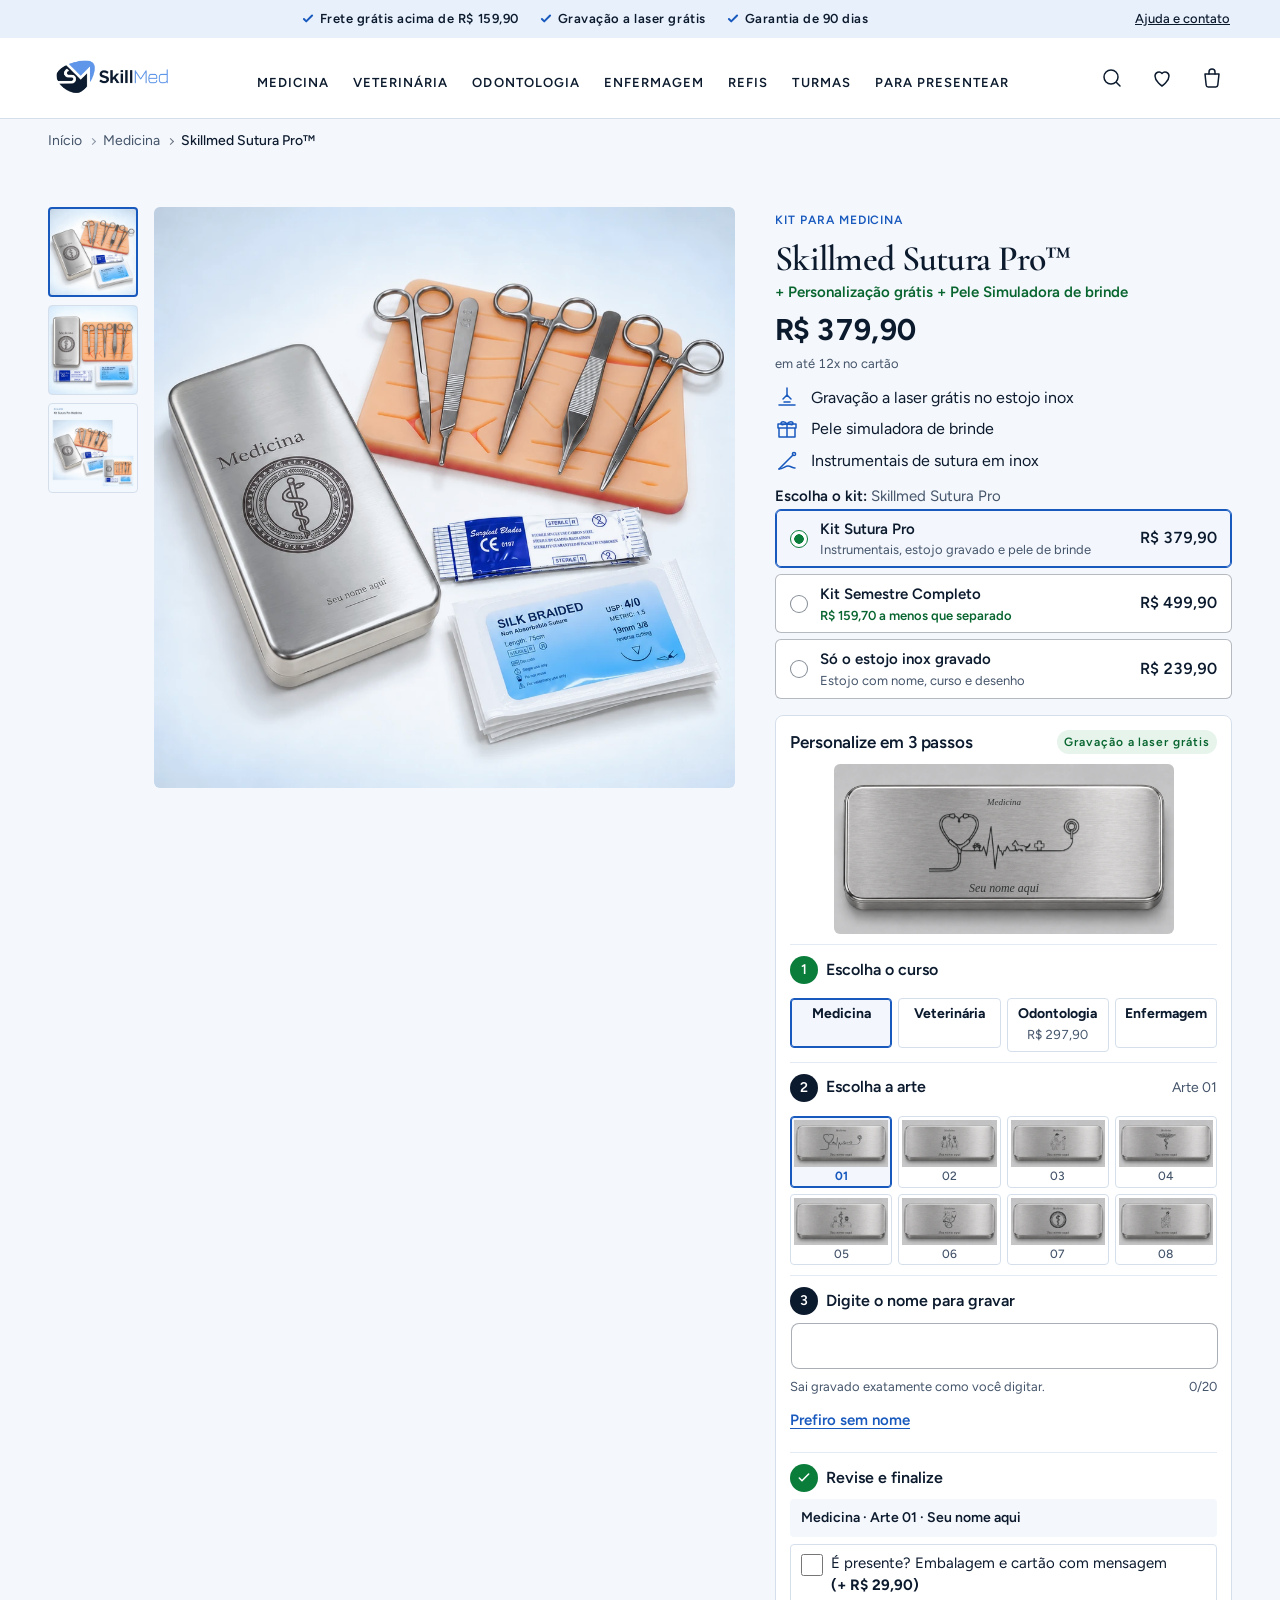
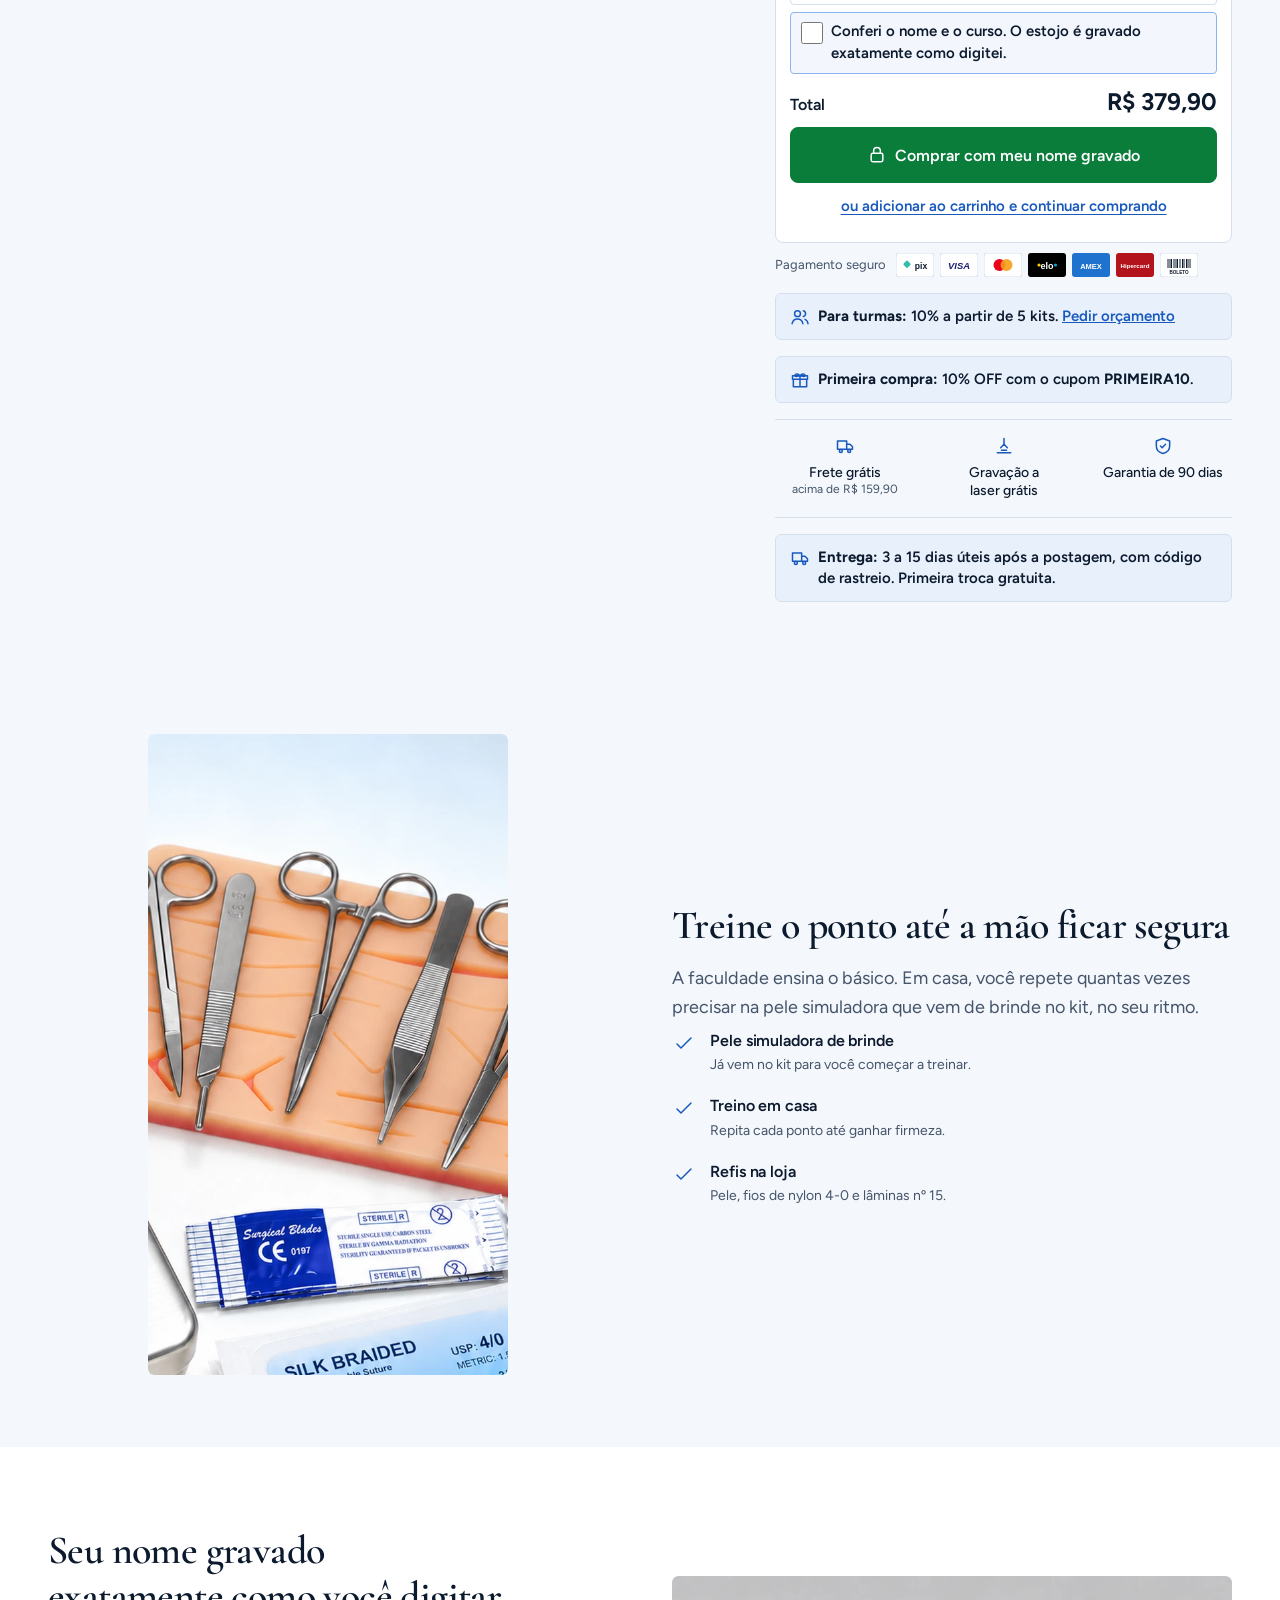
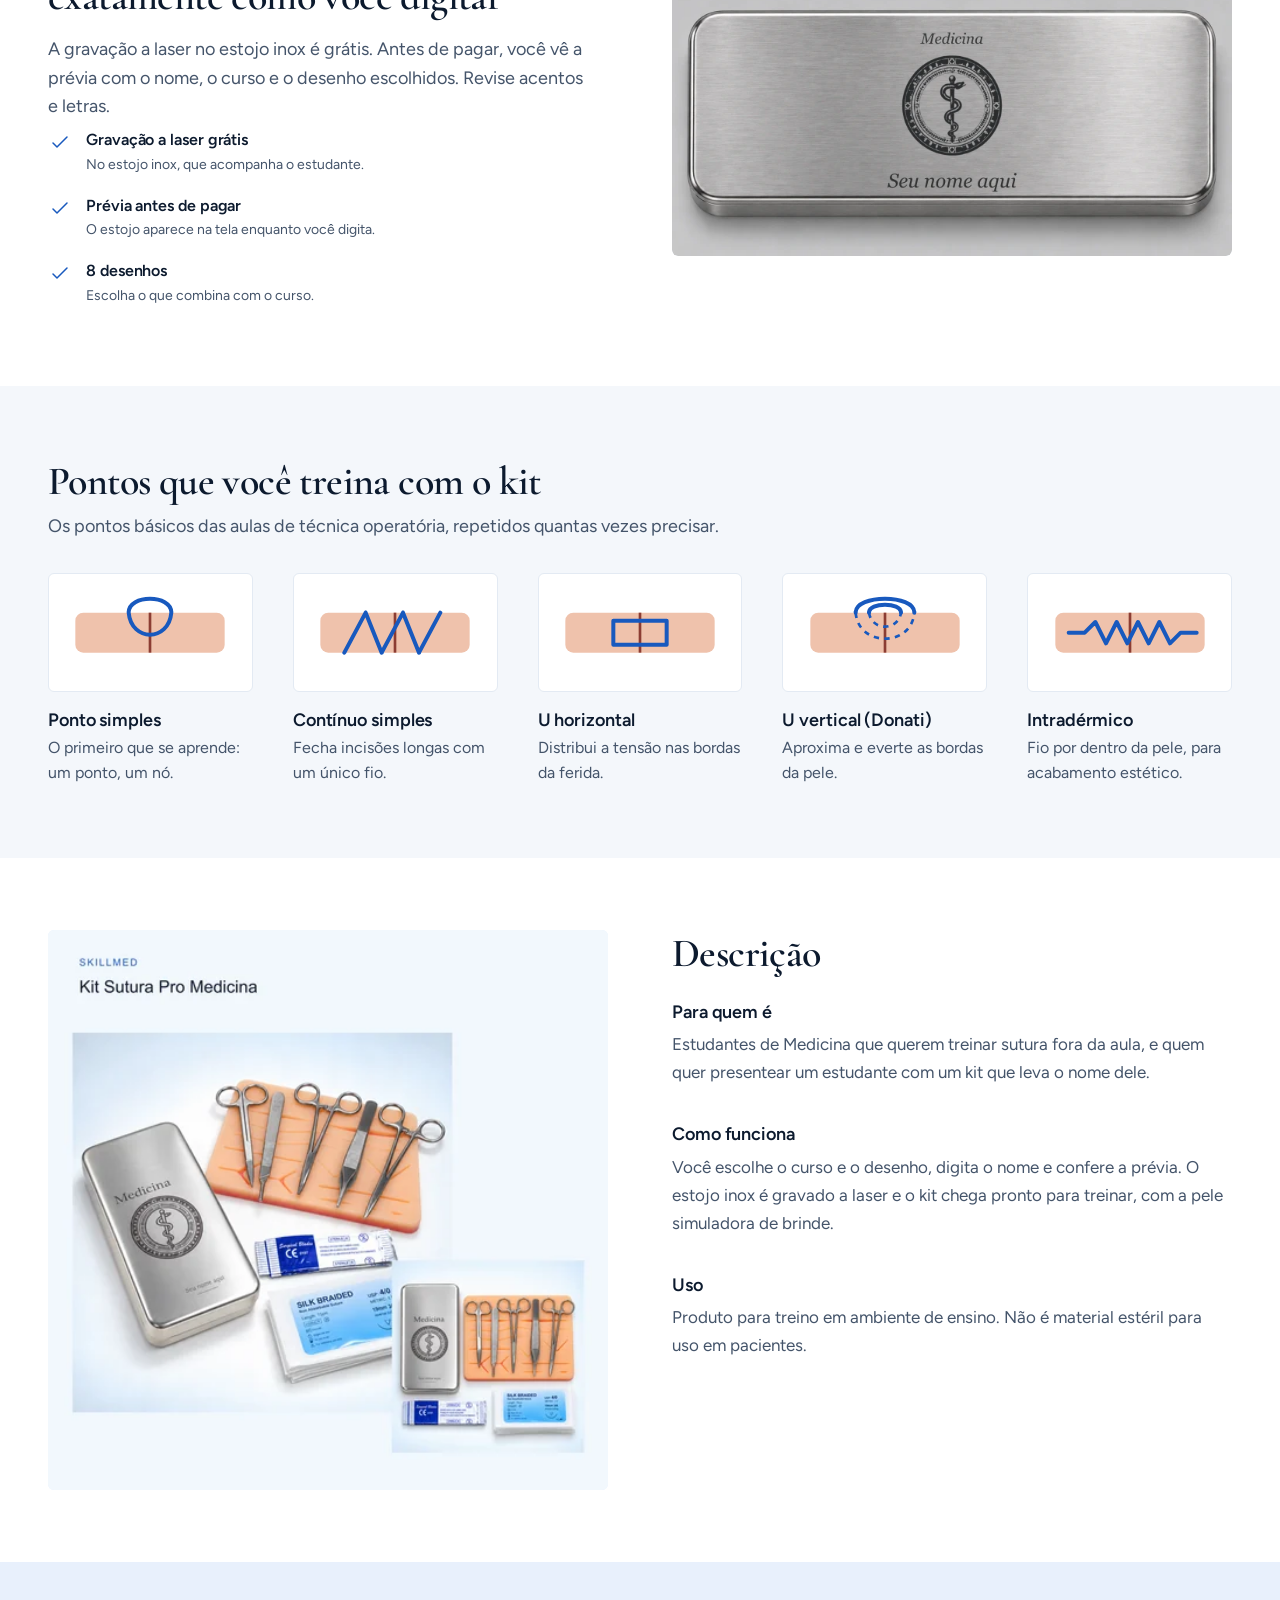
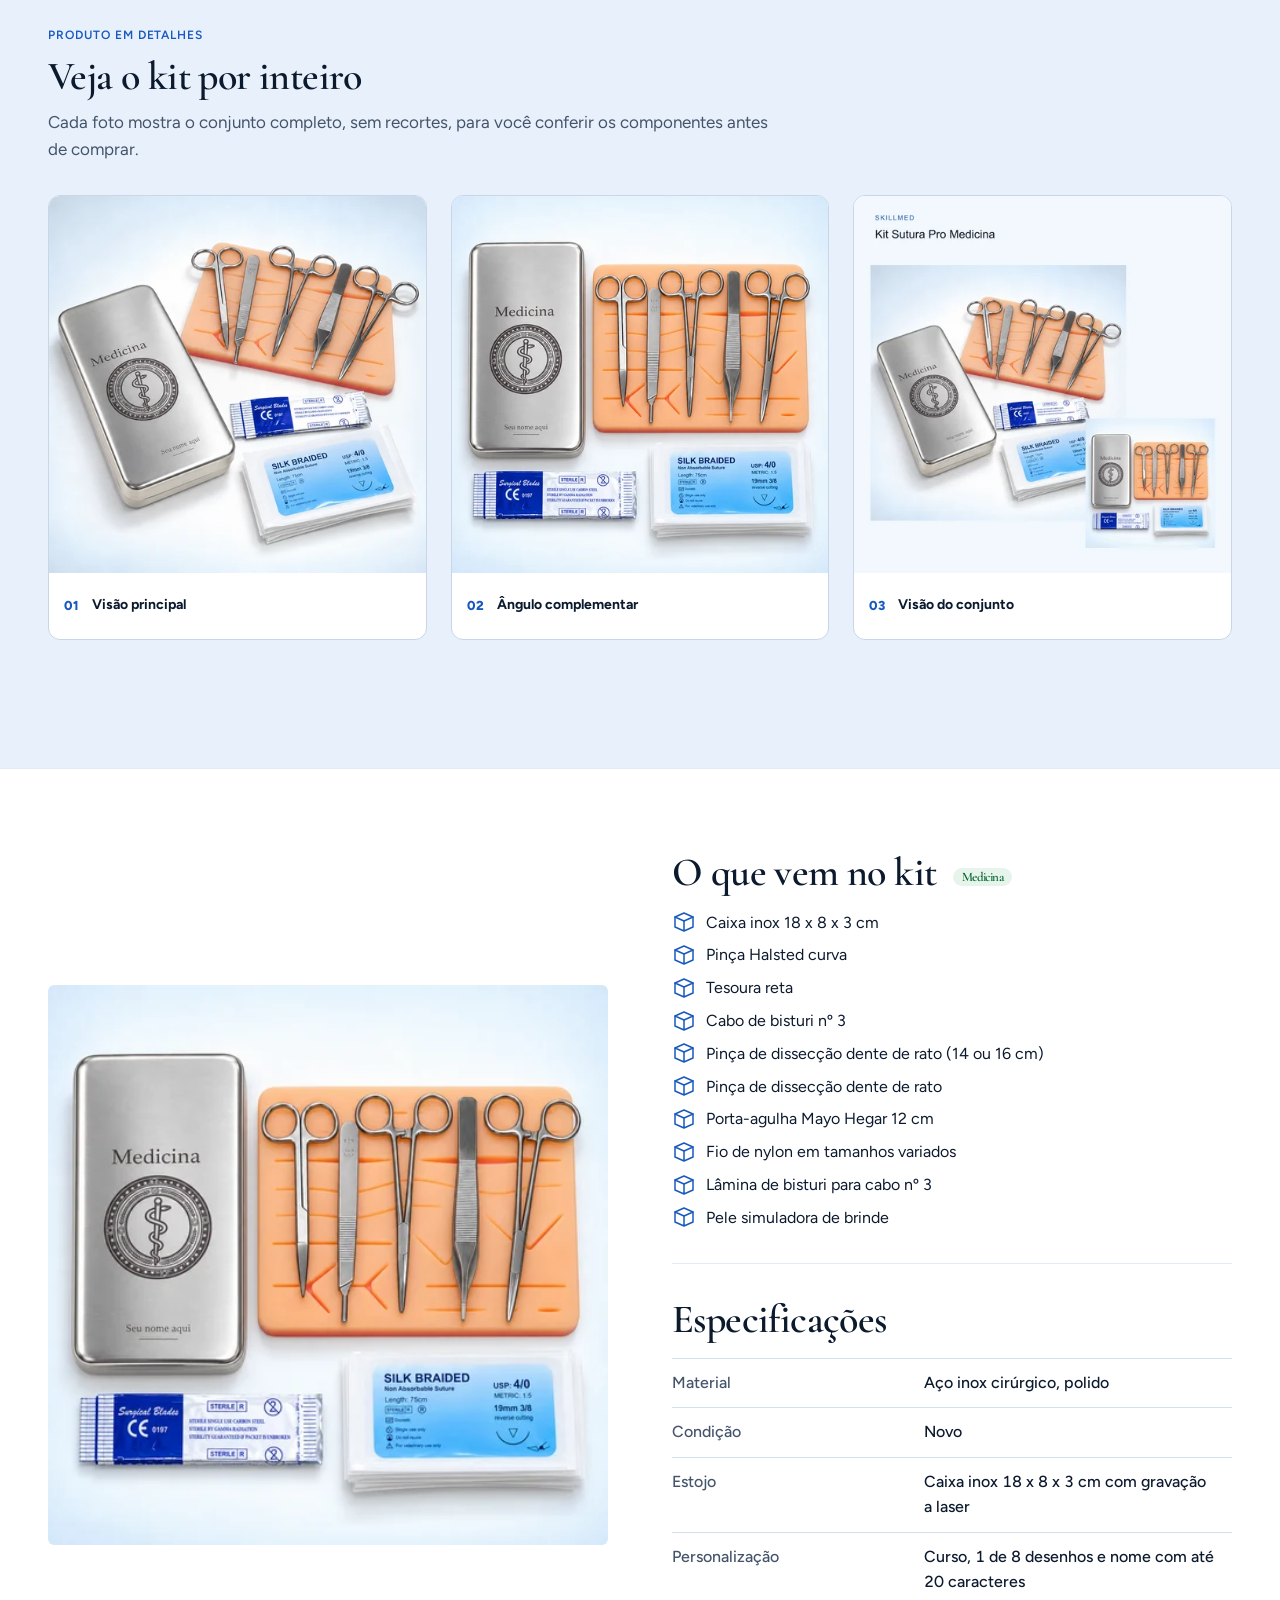
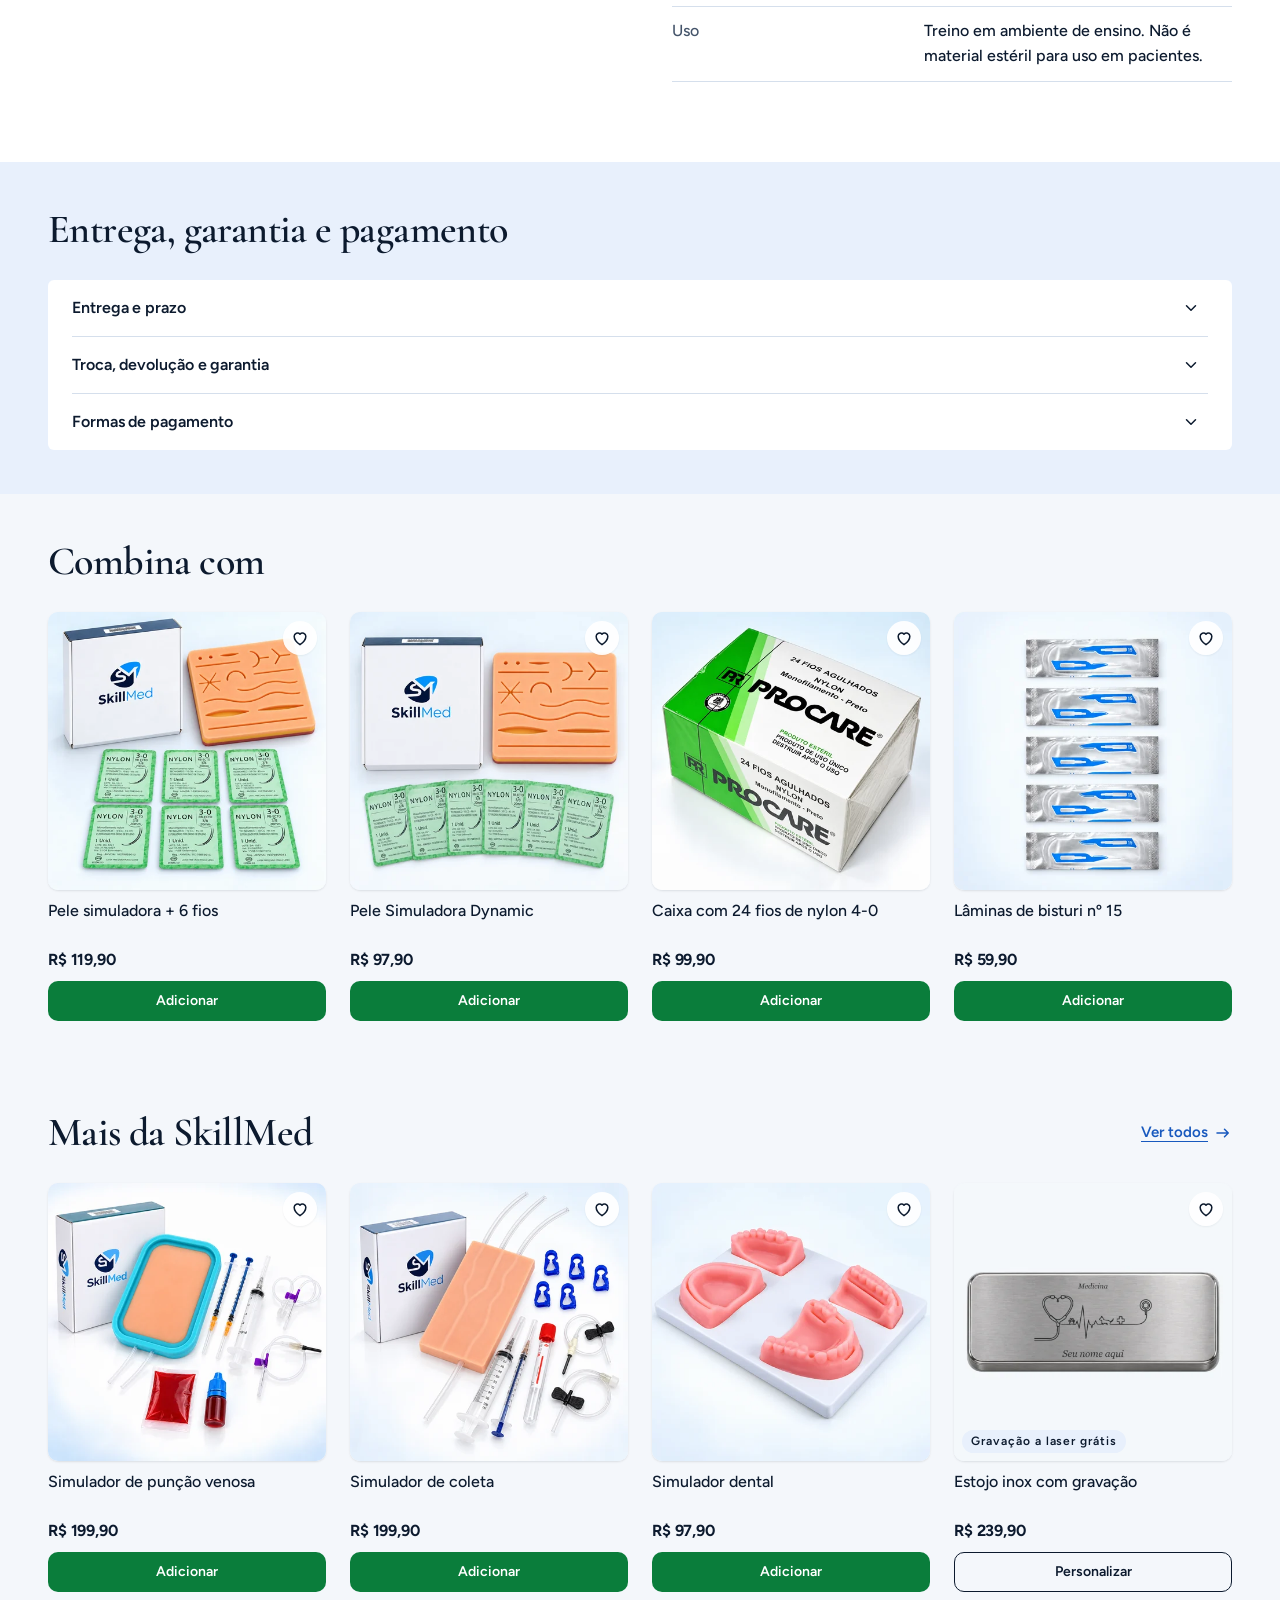
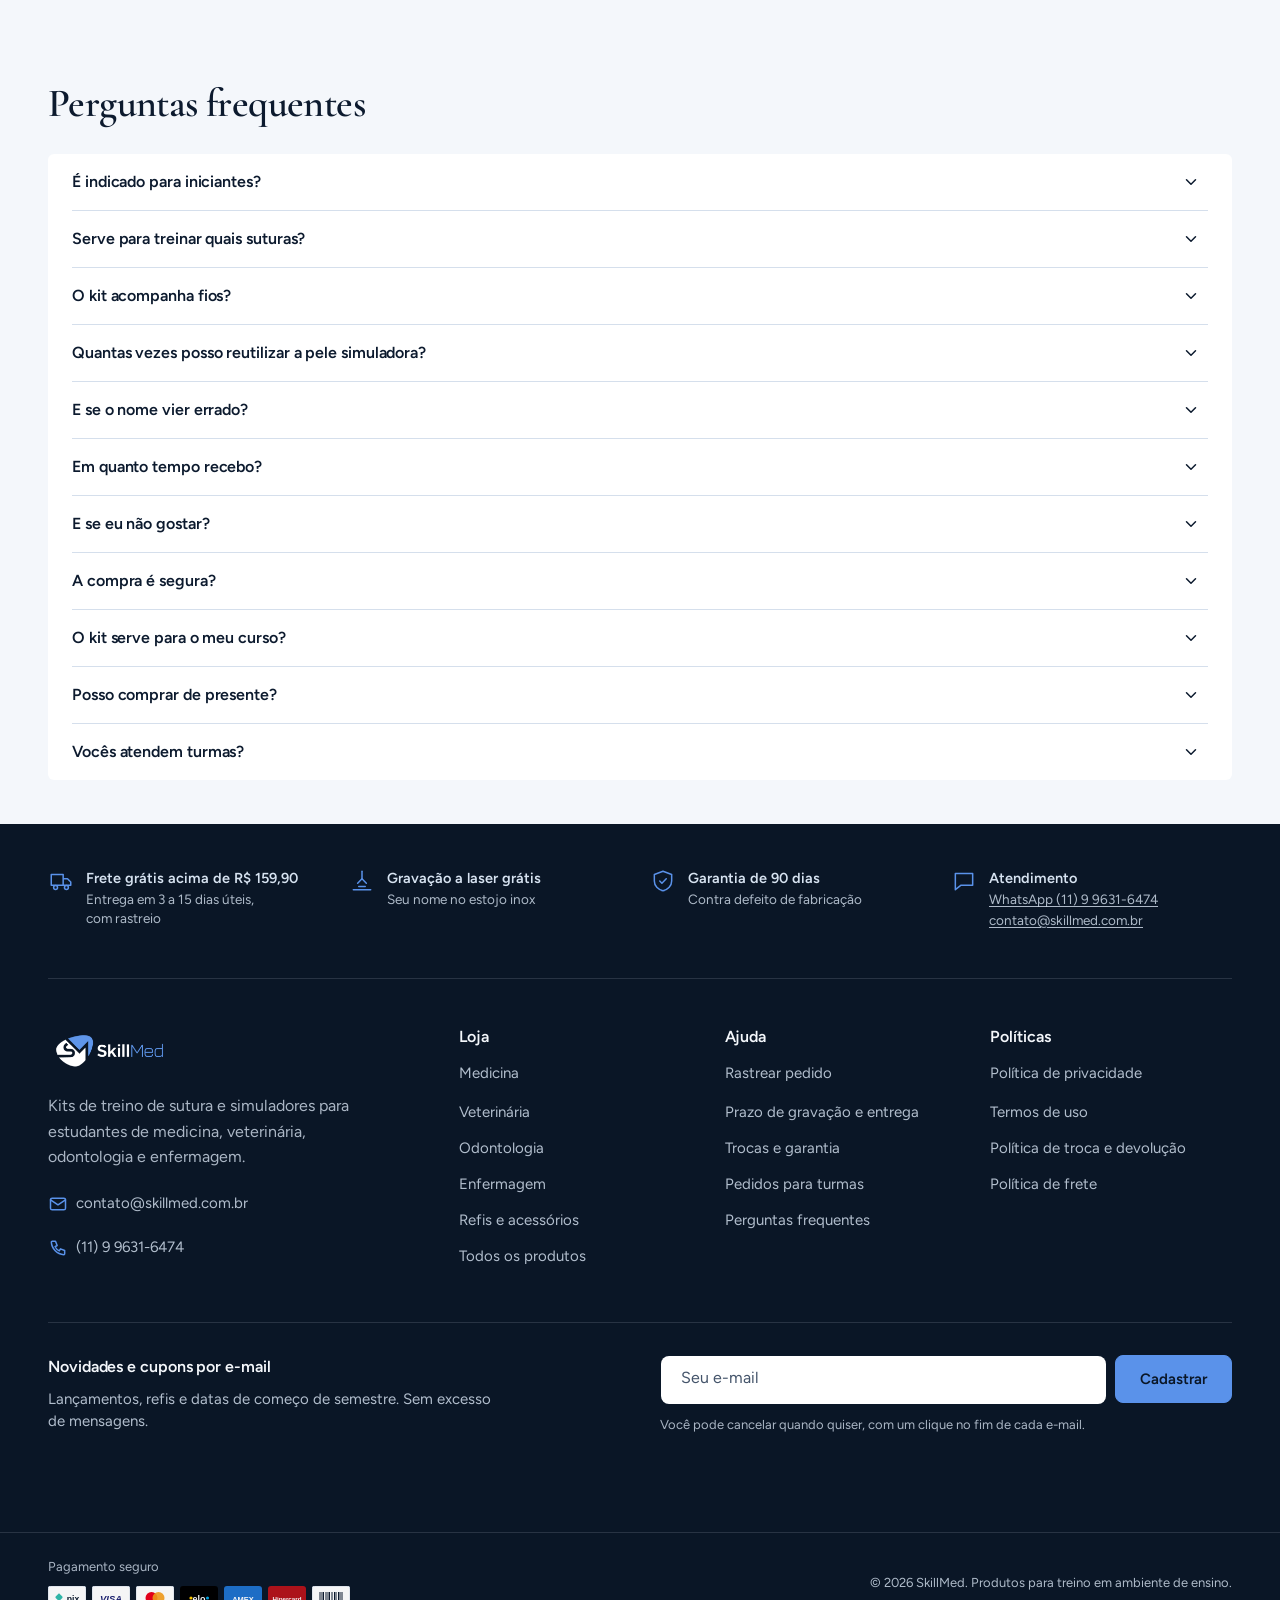
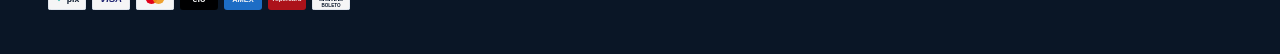
<file: kit.html>
<!doctype html>
<html class="js" lang="pt-BR">
<head>
<meta charset="utf-8">
<meta name="viewport" content="width=device-width,initial-scale=1">
<meta name="theme-color" content="#F4F7FB">
<link rel="canonical" href="https://skillmed.com.br/products/kit-sutura-pro">
<link rel="icon" type="image/png" href="assets/img/favicon.png">
<link rel="apple-touch-icon" href="assets/img/favicon.png">
<title>Skillmed Sutura Pro™ | SkillMed</title>
<meta name="description" content="Skillmed Sutura Pro™: kit de sutura com instrumentais em inox, pele simuladora de brinde e estojo inox com o seu nome gravado a laser grátis. Em até 12x no cartão.">
<meta name="robots" content="noindex,nofollow">
<meta property="og:site_name" content="SkillMed">
<meta property="og:title" content="Skillmed Sutura Pro™ | SkillMed">
<meta property="og:description" content="Skillmed Sutura Pro™: kit de sutura com instrumentais em inox, pele simuladora de brinde e estojo inox com o seu nome gravado a laser grátis. Em até 12x no cartão.">
<meta property="og:image" content="assets/img/logo-claro.png">
<meta property="og:image:alt" content="Logo da SkillMed">
<meta property="og:locale" content="pt_BR">
<meta property="og:type" content="product">
<meta property="og:url" content="https://skillmed.com.br/products/kit-sutura-pro">
<link rel="preload" href="assets/fonts/figtree-latin.woff2" as="font" type="font/woff2" crossorigin>
<link rel="preload" href="assets/fonts/cormorant-garamond-600.woff2" as="font" type="font/woff2" crossorigin>
<style>@font-face{font-family:"Cormorant Garamond";src:url(assets/fonts/cormorant-garamond-600.woff2) format("woff2");font-weight:500 700;font-style:normal;font-display:swap;unicode-range:U+0000-00FF,U+0131,U+0152-0153,U+02BB-02BC,U+02C6,U+02DA,U+02DC,U+0304,U+0308,U+0329,U+2000-206F,U+20AC,U+2122,U+2191,U+2193,U+2212,U+2215,U+FEFF,U+FFFD}@font-face{font-family:"Cormorant Fallback";src:local("Times New Roman"),local("TimesNewRomanPSMT"),local("Times");size-adjust:88%;ascent-override:105%;descent-override:32%;line-gap-override:0%}</style>
<style>@font-face{font-family:Figtree;src:url(assets/fonts/figtree-latin.woff2) format("woff2");font-weight:300 900;font-style:normal;font-display:swap;unicode-range:U+0000-00FF,U+0131,U+0152-0153,U+02BB-02BC,U+02C6,U+02DA,U+02DC,U+0304,U+0308,U+0329,U+2000-206F,U+20AC,U+2122,U+2191,U+2193,U+2212,U+2215,U+FEFF,U+FFFD}@font-face{font-family:"Figtree Fallback";src:local("Arial"),local("ArialMT"),local("Helvetica");size-adjust:97.97%;ascent-override:96.97%;descent-override:25.52%;line-gap-override:0%}</style>
<link rel="preload" as="image" type="image/webp" imagesrcset="assets/catalogo-v5/01-kit-medicina/01-480.webp 480w, assets/catalogo-v5/01-kit-medicina/01-960.webp 960w" imagesizes="(min-width: 1100px) 720px, (min-width: 990px) 58vw, 100vw" fetchpriority="high">
<!-- CSS: theme-settings + Dawn 16 usado neste template + wohnmira-v4 (camada da Porare) + skillmed.css (camada da SkillMed), num arquivo por template (_fonte/gerar.mjs) -->
<link rel="stylesheet" href="assets/bundle/product.css">
<script type="application/ld+json">{"@context":"https://schema.org","@type":"Product","name":"Skillmed Sutura Pro™ + Personalização grátis + Pele Simuladora de brinde","sku":"SM-SUTURA-PRO","image":["https://skillmed.com.br/assets/catalogo-v5/01-kit-medicina/01-960.webp"],"brand":{"@type":"Brand","name":"SkillMed"},"description":"Kit de treino de sutura com instrumentais em inox, pele simuladora de brinde e estojo inox com o nome gravado a laser grátis.","offers":{"@type":"Offer","url":"https://skillmed.com.br/products/kit-sutura-pro","priceCurrency":"BRL","price":"379.90","availability":"https://schema.org/InStock","itemCondition":"https://schema.org/NewCondition"}}</script>
<script type="application/ld+json">{"@context":"https://schema.org","@type":"BreadcrumbList","itemListElement":[{"@type":"ListItem","position":1,"name":"Início","item":"https://skillmed.com.br/"},{"@type":"ListItem","position":2,"name":"Medicina","item":"https://skillmed.com.br/collections/medicina"},{"@type":"ListItem","position":3,"name":"Skillmed Sutura Pro™"}]}</script>
</head>
<body class="gradient template-product">
<a class="skip-to-content-link button visually-hidden" href="#MainContent">Pular para o conteúdo</a>
<div id="shopify-section-template--sm__announcement-bar" class="shopify-section">
<!-- section: announcement-bar.liquid (esquema 3; 1 bloco com 3 itens + link de ajuda) -->
<style>.section-template--sm__announcement-bar-padding{padding-top:0px;padding-bottom:0px}@media screen and (min-width:750px){.section-template--sm__announcement-bar-padding{padding-top:0px;padding-bottom:0px}}</style>
<div class="utility-bar color-scheme-3 gradient">
  <div class="page-width utility-bar__grid utility-wm4">
    <div class="announcement-bar" role="region" aria-label="Nossas promessas">
      <ul class="announcement-bar__message list-unstyled">
        <li><svg aria-hidden="true" focusable="false" class="icon icon-stroke icon-check" viewBox="0 0 24 24"><path d="m5 12 4 4 10-10"/></svg><span class="nobr-wm4">Frete grátis acima de R$&nbsp;159,90</span></li>
        <li><svg aria-hidden="true" focusable="false" class="icon icon-stroke icon-check" viewBox="0 0 24 24"><path d="m5 12 4 4 10-10"/></svg><span class="nobr-wm4">Gravação a laser grátis</span></li>
        <li><svg aria-hidden="true" focusable="false" class="icon icon-stroke icon-check" viewBox="0 0 24 24"><path d="m5 12 4 4 10-10"/></svg><span class="nobr-wm4">Garantia de 90 dias</span></li>
      </ul>
    </div>
    <a href="#contato" class="utility-wm4__help small-hide">Ajuda e contato</a>
  </div>
</div>
</div>
<div id="shopify-section-template--sm__header" class="shopify-section shopify-section-group-header-group section-header shopify-section-header-sticky">
<!-- section: header.liquid (+ header-drawer; NOVO: busca inline e rotulos sob os icones) -->
<style>.section-template--sm__header-padding{padding-top:0px;padding-bottom:0px}@media screen and (min-width:750px){.section-template--sm__header-padding{padding-top:0px;padding-bottom:0px}}</style>
<style>
  header-drawer { justify-self: start; margin-left: -1.2rem; }
  @media screen and (min-width: 990px) { header-drawer { display: none; } }
  .menu-drawer-container { display: flex; }
  .list-menu { list-style: none; padding: 0; margin: 0; }
  .list-menu--inline { display: inline-flex; flex-wrap: wrap; }
  summary.list-menu__item { padding-right: 2.7rem; }
  .list-menu__item { display: flex; align-items: center; line-height: calc(1 + 0.3 / var(--font-body-scale)); }
  .list-menu__item--link { text-decoration: none; padding-bottom: 1rem; padding-top: 1rem; line-height: calc(1 + 0.8 / var(--font-body-scale)); }
  @media screen and (min-width: 750px) { .list-menu__item--link { padding-bottom: 0.5rem; padding-top: 0.5rem; } }
  .header { padding: 10px 3rem 10px 3rem; }
  .section-header { position: sticky; margin-bottom: 0px; }
  @media screen and (min-width: 990px) { .header { padding-top: 16px; padding-bottom: 0; } }
</style>
<sticky-header data-sticky-type="always" class="header-wrapper color-scheme-2 gradient header-wrapper--border-bottom">
  <header class="header header--top-left header--mobile-left page-width header--has-menu header--has-account header-wm4">
    <header-drawer data-breakpoint="tablet">
      <details id="Details-menu-drawer-container" class="menu-drawer-container">
        <summary class="header__icon header__icon--menu header__icon--summary link focus-inset" aria-label="Abrir menu">
          <span><svg aria-hidden="true" focusable="false" class="icon icon-stroke icon-menu icon-hamburger" viewBox="0 0 24 24"><path d="M3 7h18M3 12h18M3 17h18"/></svg><svg aria-hidden="true" focusable="false" class="icon icon-stroke icon-close icon-close" viewBox="0 0 24 24"><path d="M6 6l12 12M18 6 6 18"/></svg></span>
        </summary>
        <div id="menu-drawer" class="gradient menu-drawer motion-reduce color-scheme-2">
          <div class="menu-drawer__inner-container">
            <div class="menu-drawer__navigation-container">
              <nav class="menu-drawer__navigation" aria-label="Menu do celular">
                <ul class="menu-drawer__menu has-submenu list-menu" role="list">
                  
                  <li><a href="colecao.html?c=medicina" class="menu-drawer__menu-item list-menu__item link link--text focus-inset menu-drawer__menu-item--strong">Medicina<svg aria-hidden="true" focusable="false" class="icon icon-stroke icon-next menu-drawer__chev-wm4" viewBox="0 0 24 24"><path d="m9 5 7 7-7 7"/></svg></a></li>
                  <li><a href="colecao.html?c=veterinaria" class="menu-drawer__menu-item list-menu__item link link--text focus-inset menu-drawer__menu-item--strong">Veterinária<svg aria-hidden="true" focusable="false" class="icon icon-stroke icon-next menu-drawer__chev-wm4" viewBox="0 0 24 24"><path d="m9 5 7 7-7 7"/></svg></a></li>
                  <li><a href="colecao.html?c=odontologia" class="menu-drawer__menu-item list-menu__item link link--text focus-inset menu-drawer__menu-item--strong">Odontologia<svg aria-hidden="true" focusable="false" class="icon icon-stroke icon-next menu-drawer__chev-wm4" viewBox="0 0 24 24"><path d="m9 5 7 7-7 7"/></svg></a></li>
                  <li><a href="colecao.html?c=enfermagem" class="menu-drawer__menu-item list-menu__item link link--text focus-inset menu-drawer__menu-item--strong">Enfermagem<svg aria-hidden="true" focusable="false" class="icon icon-stroke icon-next menu-drawer__chev-wm4" viewBox="0 0 24 24"><path d="m9 5 7 7-7 7"/></svg></a></li>
                  <li><a href="colecao.html?c=refis" class="menu-drawer__menu-item list-menu__item link link--text focus-inset menu-drawer__menu-item--strong">Refis<svg aria-hidden="true" focusable="false" class="icon icon-stroke icon-next menu-drawer__chev-wm4" viewBox="0 0 24 24"><path d="m9 5 7 7-7 7"/></svg></a></li>
                  <li><a href="index.html#turmas" class="menu-drawer__menu-item list-menu__item link link--text focus-inset menu-drawer__menu-item--strong">Turmas<svg aria-hidden="true" focusable="false" class="icon icon-stroke icon-next menu-drawer__chev-wm4" viewBox="0 0 24 24"><path d="m9 5 7 7-7 7"/></svg></a></li>
                  <li><a href="kit.html?presente=1" class="menu-drawer__menu-item list-menu__item link link--text focus-inset menu-drawer__menu-item--strong">Para presentear<svg aria-hidden="true" focusable="false" class="icon icon-stroke icon-next menu-drawer__chev-wm4" viewBox="0 0 24 24"><path d="m9 5 7 7-7 7"/></svg></a></li>
                </ul>
              </nav>
              <div class="menu-drawer__utility-links">
                <a href="https://skillmed.com.br/account/login" class="menu-drawer__account link focus-inset" data-hinweis="A conta de cliente é ativada na loja. Você também pode comprar sem conta." rel="nofollow"><span class="svg-wrapper"><svg aria-hidden="true" focusable="false" class="icon icon-stroke icon-account" viewBox="0 0 24 24"><circle cx="12" cy="8" r="4"/><path d="M4 21c1.5-4 4.5-6 8-6s6.5 2 8 6"/></svg></span>Entrar</a>
                <a href="colecao.html?c=todos&amp;favoritos=1" class="menu-drawer__account link focus-inset"><span class="svg-wrapper"><svg aria-hidden="true" focusable="false" class="icon icon-stroke icon-heart" viewBox="0 0 24 24"><path d="M12 20s-7-4.4-7-10a4 4 0 0 1 7-2.6A4 4 0 0 1 19 10c0 5.6-7 10-7 10z"/></svg></span>Favoritos</a>
              </div>
            </div>
          </div>
        </div>
      </details>
    </header-drawer>
    <div class="header__heading">
      <a href="index.html" class="header__heading-link link link--text focus-inset" aria-label="SkillMed, página inicial"><img class="logo-wm4 logo-sm" src="assets/img/logo-claro.webp" alt="SkillMed" width="110" height="44"></a>
    </div>
    <nav class="header__inline-menu" aria-label="Menu principal">
      <ul class="list-menu list-menu--inline" role="list">

        <li><a href="colecao.html?c=medicina" class="header__menu-item list-menu__item link link--text focus-inset"><span>Medicina</span></a></li>
        <li><a href="colecao.html?c=veterinaria" class="header__menu-item list-menu__item link link--text focus-inset"><span>Veterinária</span></a></li>
        <li><a href="colecao.html?c=odontologia" class="header__menu-item list-menu__item link link--text focus-inset"><span>Odontologia</span></a></li>
        <li><a href="colecao.html?c=enfermagem" class="header__menu-item list-menu__item link link--text focus-inset"><span>Enfermagem</span></a></li>
        <li><a href="colecao.html?c=refis" class="header__menu-item list-menu__item link link--text focus-inset"><span>Refis</span></a></li>
        <li><a href="index.html#turmas" class="header__menu-item list-menu__item link link--text focus-inset"><span>Turmas</span></a></li>
        <li><a href="kit.html?presente=1" class="header__menu-item list-menu__item link link--text focus-inset"><span>Para presentear</span></a></li>
      </ul>
    </nav>
    <div class="header__icons header-icons-wm4">
      <button type="button" class="header__icon header__icon--suche-wm4 link focus-inset" data-suche-oeffnen aria-label="Abrir a busca" aria-expanded="false" aria-controls="busca-overlay" aria-haspopup="dialog"><span class="svg-wrapper"><svg aria-hidden="true" focusable="false" class="icon icon-stroke icon-search" viewBox="0 0 24 24"><circle cx="11" cy="11" r="7"/><path d="m20 20-3.5-3.5"/></svg></span></button>
      <a href="https://skillmed.com.br/account/login" class="header__icon header__icon--account link focus-inset small-hide" data-hinweis="A conta de cliente é ativada na loja. Você também pode comprar sem conta." rel="nofollow"><span class="svg-wrapper"><svg aria-hidden="true" focusable="false" class="icon icon-stroke icon-account" viewBox="0 0 24 24"><circle cx="12" cy="8" r="4"/><path d="M4 21c1.5-4 4.5-6 8-6s6.5 2 8 6"/></svg></span><span class="header__icon-label-wm4">Entrar</span></a>
      <a href="colecao.html?c=todos&amp;favoritos=1" class="header__icon header__icon--merk-wm4 link focus-inset"><span class="svg-wrapper"><svg aria-hidden="true" focusable="false" class="icon icon-stroke icon-heart" viewBox="0 0 24 24"><path d="M12 20s-7-4.4-7-10a4 4 0 0 1 7-2.6A4 4 0 0 1 19 10c0 5.6-7 10-7 10z"/></svg></span><span class="header__icon-label-wm4">Favoritos</span><span class="visually-hidden" data-merk-label>, 0 itens</span><span class="cart-count-bubble merk-bubble-wm4" data-merk-count hidden><span aria-hidden="true">0</span></span></a>
      <a href="https://skillmed.com.br/cart" class="header__icon header__icon--cart link focus-inset" id="cart-icon-bubble" data-open-cart aria-haspopup="dialog">
        <span class="svg-wrapper"><svg aria-hidden="true" focusable="false" class="icon icon-stroke icon-cart" viewBox="0 0 24 24"><path d="M5 8h14l-1.2 11.2a2 2 0 0 1-2 1.8H8.2a2 2 0 0 1-2-1.8z"/><path d="M9 8V6a3 3 0 0 1 6 0v2"/></svg></span><span class="header__icon-label-wm4">Carrinho</span><span class="visually-hidden" data-cart-label>, 0 itens</span>
        <span class="cart-count-bubble" data-cart-count hidden><span aria-hidden="true">0</span></span>
      </a>
    </div>
  </header>
</sticky-header>
</div>
<div class="suche-overlay-wm4" id="busca-overlay" role="dialog" aria-modal="true" aria-label="Busca" hidden>
  <div class="suche-overlay-wm4__box">
    <div class="suche-overlay-wm4__kopf">
      <p class="suche-overlay-wm4__titel" aria-hidden="true">Busca</p>
      <button type="button" class="header__icon suche-overlay-wm4__zu link focus-inset" data-suche-schliessen aria-label="Fechar a busca"><svg aria-hidden="true" focusable="false" class="icon icon-stroke icon-close" viewBox="0 0 24 24"><path d="M6 6l12 12M18 6 6 18"/></svg></button>
    </div>
    <div data-suche-box>
      <predictive-search class="search-modal__form" data-loading-text="Carregando">
        <form action="colecao.html" method="get" role="search" class="search suche-wm4" data-suche>
          <div class="field">
            <input class="search__input field__input" id="Busca-Overlay" type="search" name="q" value="" placeholder="O que você procura?" autocomplete="off" role="combobox" aria-expanded="false" aria-owns="predictive-search-results-overlay" aria-controls="predictive-search-results-overlay" aria-haspopup="listbox" aria-autocomplete="list">
            <label class="field__label" for="Busca-Overlay">Buscar, por exemplo: kit de sutura</label>
            <button type="submit" class="search__button field__button" aria-label="Buscar"><span class="svg-wrapper"><svg aria-hidden="true" focusable="false" class="icon icon-stroke icon-search" viewBox="0 0 24 24"><circle cx="11" cy="11" r="7"/><path d="m20 20-3.5-3.5"/></svg></span></button>
          </div>
          <div class="suche-wm4__panel" data-suche-panel data-fest>
            <div class="search-vorschlaege-wm4" data-vorschlaege>
              <p class="search-vorschlaege-wm4__titel">Mais buscados</p>
              <ul class="list-unstyled" role="list"><li><a href="kit.html" class="chip-wm4">Kit de sutura</a></li><li><a href="colecao.html?c=refis" class="chip-wm4">Pele simuladora</a></li><li><a href="colecao.html?c=refis" class="chip-wm4">Fios de nylon</a></li><li><a href="colecao.html?c=enfermagem" class="chip-wm4">Simulador de punção</a></li><li><a href="kit.html?kit=estojo" class="chip-wm4">Estojo inox</a></li></ul>
            </div>
            <div class="predictive-search predictive-search--header" tabindex="-1" data-predictive-search>
              <div id="predictive-search-results-overlay" role="listbox" aria-live="polite" data-suche-ergebnis></div>
            </div>
          </div>
        </form>
      </predictive-search>
    </div>
  </div>
</div>
<main id="MainContent" class="content-for-layout focus-none" role="main" tabindex="-1" data-pdp>
<div id="shopify-section-template--sm__breadcrumbs" class="shopify-section">
<!-- section NOVA: breadcrumbs.liquid -->
<style>.section-template--sm__breadcrumbs-padding{padding-top:0px;padding-bottom:0px}@media screen and (min-width:750px){.section-template--sm__breadcrumbs-padding{padding-top:0px;padding-bottom:0px}}</style>
<div class="page-width"><nav class="breadcrumbs-wm4 breadcrumbs-wm4--pdp" aria-label="Você está em"><ol class="list-unstyled"><li><a href="index.html">Início</a></li><li><a href="colecao.html?c=medicina" data-crumb-link>Medicina</a></li><li aria-current="page" data-crumb-nome>Skillmed Sutura Pro™</li></ol></nav></div>
</div>
<div id="shopify-section-template--sm__main" class="shopify-section">
<!-- section: main-product.liquid -->
<style>.section-template--sm__main-padding{padding-top:0px;padding-bottom:35px}@media screen and (min-width:750px){.section-template--sm__main-padding{padding-top:0px;padding-bottom:56px}}</style>
<section id="MainProduct-template--sm__main" class="page-width section-template--sm__main-padding">
  <div class="product product--medium product--left product--thumbnail_slider product--mobile-show grid grid--1-col grid--2-col-tablet pdp-wm4 pdp-sm">
    <div class="grid__item product__media-wrapper">
      <media-gallery id="MediaGallery-template--sm__main" role="region" class="product__column-sticky" aria-label="Fotos do produto" data-galerie>
        <div id="GalleryStatus-template--sm__main" class="visually-hidden" role="status"></div>
        <slider-component id="GalleryViewer-template--sm__main" class="slider-mobile-gutter">
          <ul id="Slider-Gallery-template--sm__main" class="product__media-list contains-media grid list-unstyled slider slider--mobile" role="list" data-galerie-track tabindex="0" aria-label="Fotos do produto, deslize para ver mais">
            <li id="Slide-template--sm__main-0" class="product__media-item grid__item slider__slide is-active" data-media-index="0">
              <div class="product-media-container media-type-image media-fit-contain global-media-settings gradient constrain-height" style="--ratio: 1; --preview-ratio: 1;">
                <div class="product__media media media--transparent"><img src="assets/catalogo-v5/01-kit-medicina/01-960.webp" srcset="assets/catalogo-v5/01-kit-medicina/01-480.webp 480w, assets/catalogo-v5/01-kit-medicina/01-960.webp 960w" sizes="(min-width: 1100px) 720px, (min-width: 990px) 58vw, 100vw" alt="Skillmed Sutura Pro Medicina, visão principal com estojo inox, instrumentais e pele simuladora" width="960" height="960" fetchpriority="high" decoding="async"></div>
              </div>
            </li>
            <li id="Slide-template--sm__main-1" class="product__media-item grid__item slider__slide" data-media-index="1">
              <div class="product-media-container media-type-image media-fit-contain global-media-settings gradient constrain-height" style="--ratio: 1; --preview-ratio: 1;">
                <div class="product__media media media--transparent"><img src="assets/catalogo-v5/01-kit-medicina/02-960.webp" srcset="assets/catalogo-v5/01-kit-medicina/02-480.webp 480w, assets/catalogo-v5/01-kit-medicina/02-960.webp 960w" sizes="(min-width: 1100px) 720px, (min-width: 990px) 58vw, 100vw" alt="Skillmed Sutura Pro Medicina, instrumentais organizados sobre a pele simuladora" width="960" height="960" loading="lazy" decoding="async"></div>
              </div>
            </li>
            <li id="Slide-template--sm__main-2" class="product__media-item grid__item slider__slide" data-media-index="2">
              <div class="product-media-container media-type-image media-fit-contain global-media-settings gradient constrain-height" style="--ratio: 1; --preview-ratio: 1;">
                <div class="product__media media media--transparent"><img src="assets/catalogo-v5/01-kit-medicina/06-960.webp" srcset="assets/catalogo-v5/01-kit-medicina/06-480.webp 480w, assets/catalogo-v5/01-kit-medicina/06-960.webp 960w" sizes="(min-width: 1100px) 720px, (min-width: 990px) 58vw, 100vw" alt="Skillmed Sutura Pro Medicina, visão do conjunto" width="960" height="960" loading="lazy" decoding="async"></div>
              </div>
            </li>
          </ul>
          <div class="slider-buttons galerie-buttons-wm4" data-galerie-nav>
            <button type="button" class="slider-button slider-button--prev" name="previous" aria-label="Foto anterior" data-gal-prev><span class="svg-wrapper"><svg aria-hidden="true" focusable="false" class="icon icon-stroke icon-prev" viewBox="0 0 24 24"><path d="m15 5-7 7 7 7"/></svg></span></button>
            <div class="slider-counter caption"><span class="slider-counter--current" data-gal-current>1</span><span aria-hidden="true"> / </span><span class="visually-hidden">de</span><span class="slider-counter--total" data-gal-total>3</span></div>
            <button type="button" class="slider-button slider-button--next" name="next" aria-label="Próxima foto" data-gal-next><span class="svg-wrapper"><svg aria-hidden="true" focusable="false" class="icon icon-stroke icon-next" viewBox="0 0 24 24"><path d="m9 5 7 7-7 7"/></svg></span></button>
          </div>
        </slider-component>
        <slider-component id="GalleryThumbnails-template--sm__main" class="thumbnail-slider quick-add-hidden" data-galerie-thumbs>
          <ul id="Slider-Thumbnails-template--sm__main" class="thumbnail-list list-unstyled">
            <li id="Slide-Thumbnails-template--sm__main-0" class="thumbnail-list__item slider__slide">
              <button type="button" class="thumbnail global-media-settings global-media-settings--no-shadow" aria-label="Ver foto 1 de 3" aria-current="true" data-thumb="0">
                <img src="assets/catalogo-v5/01-kit-medicina/01-480.webp" alt="" width="480" height="480" loading="lazy" decoding="async">
              </button>
            </li>
            <li id="Slide-Thumbnails-template--sm__main-1" class="thumbnail-list__item slider__slide">
              <button type="button" class="thumbnail global-media-settings global-media-settings--no-shadow" aria-label="Ver foto 2 de 3" data-thumb="1">
                <img src="assets/catalogo-v5/01-kit-medicina/02-480.webp" alt="" width="480" height="480" loading="lazy" decoding="async">
              </button>
            </li>
            <li id="Slide-Thumbnails-template--sm__main-2" class="thumbnail-list__item slider__slide">
              <button type="button" class="thumbnail global-media-settings global-media-settings--no-shadow" aria-label="Ver foto 3 de 3" data-thumb="2">
                <img src="assets/catalogo-v5/01-kit-medicina/06-480.webp" alt="" width="480" height="480" loading="lazy" decoding="async">
              </button>
            </li>
          </ul>
        </slider-component>
      </media-gallery>
    </div>
    <div class="product__info-wrapper grid__item">
      <section id="ProductInfo-template--sm__main" class="product__info-container buybox-wm4">
        <p class="eyebrow-wm4" data-eyebrow>Kit para Medicina</p>
        <div class="product__title"><h1 data-h1>Skillmed Sutura&nbsp;Pro™</h1><p class="product__sub-sm" data-sub>+ Personalização grátis + Pele Simuladora de brinde</p></div>
        <div id="price-template--sm__main" class="price-block-wm4" role="status">
          <div class="price price--large"><div class="price__container"><div class="price__regular"><span class="visually-hidden visually-hidden--inline">Preço</span><span class="price-item price-item--regular" data-preis>R$ 379,90</span></div></div></div>
          <p class="product__tax caption">em até 12x no cartão</p>
        </div>
        <ul class="nutzen-wm4 list-unstyled">
          <li><svg aria-hidden="true" focusable="false" class="icon icon-stroke icon-laser" viewBox="0 0 24 24"><path d="M12 3v7"/><path d="m8 14 4-4 4 4"/><path d="M4 20h16"/><path d="M9 17h6"/></svg><span data-nutzen-laser>Gravação a laser grátis no estojo inox</span></li>
          <li data-nutzen-pele><svg aria-hidden="true" focusable="false" class="icon icon-stroke icon-gift" viewBox="0 0 24 24"><path d="M4 11h16v9H4zM3 7h18v4H3zM12 7v13"/><path d="M12 7c-2-3-6-3-6-.5S10 7 12 7zm0 0c2-3 6-3 6-.5S14 7 12 7z"/></svg><span>Pele simuladora de brinde</span></li>
          <li><svg aria-hidden="true" focusable="false" class="icon icon-stroke icon-needle" viewBox="0 0 24 24"><path d="M4 20 18 6"/><circle cx="19" cy="5" r="1.6"/><path d="M4 20c4 0 6-3 9-3s4 2 7 2"/></svg><span>Instrumentais de sutura em inox</span></li>
        </ul>
        <variant-selects id="variant-selects-template--sm__main" class="no-js-hidden" data-varianten>
          <fieldset class="js product-form__input product-form__input--pill bundle-wm4 bundle-wm4--kit">
            <legend class="form__label">Escolha o kit: <span data-v-label>Kit Sutura Pro</span></legend>
            <input type="radio" id="template--sm__main-kit-kit" name="kit" value="kit" form="product-form-template--sm__main" checked>
            <label for="template--sm__main-kit-kit" data-kit-label="kit"><span class="bundle-wm4__name">Kit Sutura Pro</span><span class="bundle-wm4__price" data-kit-preis="kit">R$ 379,90</span><span class="bundle-wm4__sub"><span class="bs-inhalt" data-kit-sub>Instrumentais, estojo gravado e pele de brinde</span></span></label>
            <input type="radio" id="template--sm__main-kit-semestre" name="kit" value="semestre" form="product-form-template--sm__main">
            <label for="template--sm__main-kit-semestre" data-kit-label="semestre"><span class="bundle-wm4__name">Kit Semestre Completo</span><span class="bundle-wm4__price" data-kit-preis="semestre">R$ 499,90</span><span class="bundle-wm4__sub"><span class="bs-spart">R$ 159,70 a menos que separado</span></span></label>
            <input type="radio" id="template--sm__main-kit-estojo" name="kit" value="estojo" form="product-form-template--sm__main">
            <label for="template--sm__main-kit-estojo" data-kit-label="estojo"><span class="bundle-wm4__name">Só o estojo inox gravado</span><span class="bundle-wm4__price" data-kit-preis="estojo">R$ 239,90</span><span class="bundle-wm4__sub"><span class="bs-inhalt">Estojo com nome, curso e desenho</span></span></label>
          </fieldset>
          <p class="bundle-wm4__save" data-v-save data-sem-texto="Separado: Kit Sutura Pro R$ 379,90 + Caixa com 24 fios de nylon 4-0 R$ 99,90 + Lâminas de bisturi nº 15 R$ 59,90 + pele simuladora extra com 6 fios R$ 119,90 = R$ 659,60. No Kit Semestre: R$ 499,90, R$ 159,70 a menos."></p>
        </variant-selects>

        <form method="post" action="#" id="product-form-template--sm__main" class="form perso-sm" novalidate data-perso aria-labelledby="perso-titulo">
          <div class="perso-sm__kopf"><h2 class="h3" id="perso-titulo">Personalize em 3&nbsp;passos</h2><span class="badge-sm">Gravação a laser grátis</span></div>
          <div class="perso-sm__mock" data-mock aria-live="polite"></div>
          <ul class="perso-sm__legende list-unstyled" aria-label="Resumo da gravação">
            <li data-leg="0"><small>1 Curso</small><b data-lg-curso>Medicina</b></li>
            <li data-leg="1"><small>2 Arte</small><b data-lg-desenho>01</b></li>
            <li data-leg="2"><small>3 Nome</small><b data-lg-nome>a preencher</b></li>
          </ul>
          <fieldset class="perso-sm__schritt" data-schritt="1">
            <legend class="perso-sm__h"><span class="perso-sm__n" aria-hidden="true">1</span><span>Escolha o curso</span></legend>
            <div class="perso-sm__wahl perso-sm__wahl--kurs">
              <label><input type="radio" name="curso" value="med" checked><span><b>Medicina</b></span></label>
              <label><input type="radio" name="curso" value="vet"><span><b>Veterinária</b></span></label>
              <label><input type="radio" name="curso" value="odonto"><span><b>Odontologia</b><small data-kurs-preis="odonto">R$ 297,90</small></span></label>
              <label><input type="radio" name="curso" value="enf"><span><b>Enfermagem</b></span></label>
            </div>
          </fieldset>
          <fieldset class="perso-sm__schritt" data-schritt="2">
            <legend class="perso-sm__h"><span class="perso-sm__n" aria-hidden="true">2</span><span>Escolha a arte</span><span class="perso-sm__aux" data-desenho-name>Arte 01</span></legend>
            <p class="perso-sm__aviso" data-sem-arte role="note" hidden><svg aria-hidden="true" focusable="false" class="icon icon-stroke icon-error" viewBox="0 0 24 24"><circle cx="12" cy="12" r="9"/><path d="M12 7v6M12 16.5v.5"/></svg><span>Odontologia: gravação do nome e do curso. Os desenhos de Odonto chegam em breve.</span></p>
            <div class="perso-sm__desenhos" data-desenhos>
              <label data-arte-option><input type="radio" name="desenho" value="01" checked aria-label="Arte 01"><span><img src="assets/img/personalizacao/med/01-mini-v5.webp" data-arte-img alt="Arte 01 de Medicina no novo estojo" width="300" height="150" loading="eager" decoding="async"><i>01</i></span></label>
              <label data-arte-option><input type="radio" name="desenho" value="02" aria-label="Arte 02"><span><img src="assets/img/personalizacao/med/02-mini-v5.webp" data-arte-img alt="Arte 02 de Medicina no novo estojo" width="300" height="150" loading="eager" decoding="async"><i>02</i></span></label>
              <label data-arte-option><input type="radio" name="desenho" value="03" aria-label="Arte 03"><span><img src="assets/img/personalizacao/med/03-mini-v5.webp" data-arte-img alt="Arte 03 de Medicina no novo estojo" width="300" height="150" loading="eager" decoding="async"><i>03</i></span></label>
              <label data-arte-option><input type="radio" name="desenho" value="04" aria-label="Arte 04"><span><img src="assets/img/personalizacao/med/04-mini-v5.webp" data-arte-img alt="Arte 04 de Medicina no novo estojo" width="300" height="150" loading="eager" decoding="async"><i>04</i></span></label>
              <label data-arte-option><input type="radio" name="desenho" value="05" aria-label="Arte 05"><span><img src="assets/img/personalizacao/med/05-mini-v5.webp" data-arte-img alt="Arte 05 de Medicina no novo estojo" width="300" height="150" loading="eager" decoding="async"><i>05</i></span></label>
              <label data-arte-option><input type="radio" name="desenho" value="06" aria-label="Arte 06"><span><img src="assets/img/personalizacao/med/06-mini-v5.webp" data-arte-img alt="Arte 06 de Medicina no novo estojo" width="300" height="150" loading="eager" decoding="async"><i>06</i></span></label>
              <label data-arte-option><input type="radio" name="desenho" value="07" aria-label="Arte 07"><span><img src="assets/img/personalizacao/med/07-mini-v5.webp" data-arte-img alt="Arte 07 de Medicina no novo estojo" width="300" height="150" loading="eager" decoding="async"><i>07</i></span></label>
              <label data-arte-option><input type="radio" name="desenho" value="08" aria-label="Arte 08"><span><img src="assets/img/personalizacao/med/08-mini-v5.webp" data-arte-img alt="Arte 08 de Medicina no novo estojo" width="300" height="150" loading="eager" decoding="async"><i>08</i></span></label>
            </div>
          </fieldset>
          <div class="perso-sm__schritt" data-schritt="3">
            <label class="perso-sm__h" for="perso-nome"><span class="perso-sm__n" aria-hidden="true">3</span><span>Digite o nome para gravar</span></label>
            <input class="field__input perso-sm__input" id="perso-nome" name="properties[Nome para gravação]" maxlength="20" placeholder="Seu nome aqui" autocomplete="off" autocapitalize="words" spellcheck="false" aria-describedby="perso-nome-hilfe perso-nome-fehler">
            <p class="perso-sm__fehler" id="perso-nome-fehler" role="alert" hidden><svg aria-hidden="true" focusable="false" class="icon icon-stroke icon-error" viewBox="0 0 24 24"><circle cx="12" cy="12" r="9"/><path d="M12 7v6M12 16.5v.5"/></svg><span>Digite o nome que será gravado no estojo, ou escolha “Prefiro sem nome”.</span></p>
            <div class="perso-sm__hilfe" id="perso-nome-hilfe"><span>Sai gravado exatamente como você digitar.</span><span class="perso-sm__zaehler" data-zaehler>0/20</span></div>
            <button type="button" class="perso-sm__link" data-ohne-name aria-pressed="false">Prefiro sem nome</button>
          </div>
          <div class="perso-sm__schritt perso-sm__schritt--fim" data-schritt="4">
            <p class="perso-sm__h"><span class="perso-sm__n perso-sm__n--ok" aria-hidden="true"><svg aria-hidden="true" focusable="false" class="icon icon-stroke icon-check" viewBox="0 0 24 24"><path d="m5 12 4 4 10-10"/></svg></span><span>Revise e finalize</span></p>
            <p class="perso-sm__review" aria-label="Resumo da personalização"><span class="visually-hidden" data-rv-kit>Kit Sutura Pro</span><span data-rv-curso>Medicina</span> · <span data-rv-arte-prefixo>Arte </span><span data-rv-desenho>01</span> · <span class="perso-sm__nome" data-rv-nome>Seu nome aqui</span></p>
            <label class="perso-sm__check"><input type="checkbox" data-presente><span>É presente? Embalagem e cartão com mensagem <b class="nobr-wm4">(+ R$&nbsp;29,90)</b></span></label>
            <div class="perso-sm__msg" data-msg-box hidden>
              <div class="perso-sm__hilfe"><label for="perso-msg">Mensagem do cartão</label><span class="perso-sm__zaehler" data-msg-zaehler>0/180</span></div>
              <textarea class="field__input perso-sm__textarea" id="perso-msg" name="properties[Mensagem do cartão]" maxlength="180" rows="1" placeholder="Ex.: Orgulho de você. Que este seja o primeiro de muitos pontos!"></textarea>
            </div>
            <label class="perso-sm__check perso-sm__check--pflicht" data-ok-box><input type="checkbox" data-ok aria-describedby="perso-ok-fehler"><span>Conferi o nome e o curso. O estojo é gravado exatamente como digitei.</span></label>
            <p class="perso-sm__fehler" id="perso-ok-fehler" role="alert" hidden><svg aria-hidden="true" focusable="false" class="icon icon-stroke icon-error" viewBox="0 0 24 24"><circle cx="12" cy="12" r="9"/><path d="M12 7v6M12 16.5v.5"/></svg><span>Marque a conferência do nome e do curso para continuar.</span></p>
            <div class="perso-sm__total"><span>Total</span><strong data-total>R$ 379,90</strong></div>
            <button type="submit" class="button button--large button--full-width perso-sm__kaufen" data-atc><svg aria-hidden="true" focusable="false" class="icon icon-stroke icon-lock" viewBox="0 0 24 24"><rect x="5" y="10" width="14" height="10" rx="2"/><path d="M8 10V7a4 4 0 0 1 8 0v3"/></svg><span class="button__label-wm4">Comprar com meu nome gravado</span></button>
            <button type="button" class="perso-sm__link perso-sm__link--mitte" data-in-korb>ou adicionar ao carrinho e continuar comprando</button>
          </div>
        </form>
        <div class="payment-wm4 payment-wm4--kauf"><span class="payment-wm4__label">Pagamento seguro</span><ul class="list list-payment pay-pdp" role="list"><li class="list-payment__item"><svg class="icon icon--full-color pay-wm4" viewBox="0 0 38 24" role="img" aria-labelledby="pi-pix-pay-pdp" width="38" height="24"><title id="pi-pix-pay-pdp">PIX</title><rect width="38" height="24" rx="3" fill="#fff" stroke="#D5DFEC"/><path fill="#32BCAD" d="m11 7.2 3.3 3.3a1 1 0 0 1 0 1.4L11 15.2l-3.3-3.3a1 1 0 0 1 0-1.4z"/><text x="25" y="15.6" text-anchor="middle" font-family="Arial,Helvetica,sans-serif" font-size="8.6" font-weight="700" fill="#0C1A2E">pix</text></svg></li><li class="list-payment__item"><svg class="icon icon--full-color pay-wm4" viewBox="0 0 38 24" role="img" aria-labelledby="pi-visa-pay-pdp" width="38" height="24"><title id="pi-visa-pay-pdp">Visa</title><rect width="38" height="24" rx="3" fill="#fff" stroke="#D5DFEC"/><text x="19" y="15.8" text-anchor="middle" font-family="Arial,Helvetica,sans-serif" font-size="9.4" font-weight="800" font-style="italic" fill="#1A1F71">VISA</text></svg></li><li class="list-payment__item"><svg class="icon icon--full-color pay-wm4" viewBox="0 0 38 24" role="img" aria-labelledby="pi-mastercard-pay-pdp" width="38" height="24"><title id="pi-mastercard-pay-pdp">Mastercard</title><rect width="38" height="24" rx="3" fill="#fff" stroke="#D5DFEC"/><circle cx="15.5" cy="12" r="6" fill="#EB001B"/><circle cx="22.5" cy="12" r="6" fill="#F79E1B" fill-opacity=".9"/></svg></li><li class="list-payment__item"><svg class="icon icon--full-color pay-wm4" viewBox="0 0 38 24" role="img" aria-labelledby="pi-elo-pay-pdp" width="38" height="24"><title id="pi-elo-pay-pdp">Elo</title><rect width="38" height="24" rx="3" fill="#000"/><text x="19" y="15.6" text-anchor="middle" font-family="Arial,Helvetica,sans-serif" font-size="9" font-weight="800" fill="#fff">elo</text><circle cx="11" cy="12" r="1.6" fill="#FFCB05"/><circle cx="27.5" cy="12" r="1.6" fill="#00A4E0"/></svg></li><li class="list-payment__item"><svg class="icon icon--full-color pay-wm4" viewBox="0 0 38 24" role="img" aria-labelledby="pi-amex-pay-pdp" width="38" height="24"><title id="pi-amex-pay-pdp">American Express</title><rect width="38" height="24" rx="3" fill="#1F72CD"/><text x="19" y="15.5" text-anchor="middle" font-family="Arial,Helvetica,sans-serif" font-size="7.5" font-weight="700" fill="#fff">AMEX</text></svg></li><li class="list-payment__item"><svg class="icon icon--full-color pay-wm4" viewBox="0 0 38 24" role="img" aria-labelledby="pi-hipercard-pay-pdp" width="38" height="24"><title id="pi-hipercard-pay-pdp">Hipercard</title><rect width="38" height="24" rx="3" fill="#B3131B"/><text x="19" y="15" text-anchor="middle" font-family="Arial,Helvetica,sans-serif" font-size="6.2" font-weight="700" fill="#fff">Hipercard</text></svg></li><li class="list-payment__item"><svg class="icon icon--full-color pay-wm4" viewBox="0 0 38 24" role="img" aria-labelledby="pi-boleto-pay-pdp" width="38" height="24"><title id="pi-boleto-pay-pdp">Boleto</title><rect width="38" height="24" rx="3" fill="#fff" stroke="#D5DFEC"/><path stroke="#0C1A2E" d="M8 6v9M10 6v9M11.5 6v9M14 6v9M16 6v9M17.5 6v9M20 6v9M22.5 6v9M24 6v9M26.5 6v9M28 6v9M30 6v9"/><text x="19" y="21" text-anchor="middle" font-family="Arial,Helvetica,sans-serif" font-size="4.6" font-weight="700" fill="#0C1A2E">BOLETO</text></svg></li></ul></div>
        <p class="weihnachts-hinweis-wm4 aviso-sm" role="note"><svg aria-hidden="true" focusable="false" class="icon icon-stroke icon-users" viewBox="0 0 24 24"><circle cx="9" cy="8" r="3.5"/><path d="M2.5 20c.8-3.6 3.4-5.5 6.5-5.5s5.7 1.9 6.5 5.5"/><path d="M16 4.6a3.5 3.5 0 0 1 0 6.8M18 14.8c2 .7 3.2 2.5 3.6 5.2"/></svg><span><strong>Para turmas:</strong> 10% a partir de 5 kits. <a href="mailto:contato@skillmed.com.br?subject=Or%C3%A7amento%20para%20turma" class="nobr-wm4">Pedir orçamento</a></span></p>
        <p class="weihnachts-hinweis-wm4 aviso-sm" role="note"><svg aria-hidden="true" focusable="false" class="icon icon-stroke icon-gift" viewBox="0 0 24 24"><path d="M4 11h16v9H4zM3 7h18v4H3zM12 7v13"/><path d="M12 7c-2-3-6-3-6-.5S10 7 12 7zm0 0c2-3 6-3 6-.5S14 7 12 7z"/></svg><span><strong>Primeira compra:</strong> 10% OFF com o cupom <strong>PRIMEIRA10</strong>.</span></p>
        <ul class="service-line-wm4 list-unstyled" role="list" aria-label="Nossas promessas">
          <li><svg aria-hidden="true" focusable="false" class="icon icon-stroke icon-truck" viewBox="0 0 24 24"><path d="M3 6h11v10H3zM14 10h4l3 3v3h-7z"/><circle cx="7" cy="18" r="1.8"/><circle cx="17" cy="18" r="1.8"/></svg><span>Frete grátis<small>acima de R$&nbsp;159,90</small></span></li>
          <li><svg aria-hidden="true" focusable="false" class="icon icon-stroke icon-laser" viewBox="0 0 24 24"><path d="M12 3v7"/><path d="m8 14 4-4 4 4"/><path d="M4 20h16"/><path d="M9 17h6"/></svg><span>Gravação a laser grátis</span></li>
          <li><svg aria-hidden="true" focusable="false" class="icon icon-stroke icon-shield" viewBox="0 0 24 24"><path d="M12 3 4 6v6c0 4.5 3.4 8 8 9 4.6-1 8-4.5 8-9V6z"/><path d="m9 12 2 2 4-4"/></svg><span>Garantia de 90 dias</span></li>
        </ul>
        <p class="weihnachts-hinweis-wm4 aviso-sm" role="note"><svg aria-hidden="true" focusable="false" class="icon icon-stroke icon-truck" viewBox="0 0 24 24"><path d="M3 6h11v10H3zM14 10h4l3 3v3h-7z"/><circle cx="7" cy="18" r="1.8"/><circle cx="17" cy="18" r="1.8"/></svg><span><strong>Entrega:</strong> 3 a 15 dias úteis após a postagem, com código de rastreio. Primeira troca gratuita.</span></p>
      </section>
    </div>
  </div>
</section>
</div><div id="shopify-section-template--sm__descricao" class="shopify-section">
<!-- section NOVA: product-descricao.liquid (faixas imagem + texto, colunas e descricao; dados = metacampos) -->
<div class="color-scheme-1 gradient" id="descricao"><div class="descb-wm4"><div class="descb-wm4__band"><div class="page-width pdx-wm4 pdx-wm4--d1"><div class="pdx-split pdx-split--d1" data-band-pele><div class="pdx-media pdx-media--video-sm">
    <video class="sm-vid" muted playsinline loop autoplay preload="none" poster="assets/catalogo-v5/01-kit-medicina/03-960.webp" data-src="assets/video/treino-pele.mp4" width="540" height="962" aria-label="Mãos fazendo pontos de sutura na pele simuladora, sem som"></video>
  </div><div class="pdx-text"><h2 class="h2">Treine o ponto até a mão ficar&nbsp;segura</h2><p class="pdx-lead">A faculdade ensina o básico. Em casa, você repete quantas vezes precisar na pele simuladora que vem de brinde no kit, no seu ritmo.</p>
  <ul class="pdx-vorteile list-unstyled" role="list"><li><svg aria-hidden="true" focusable="false" class="icon icon-stroke icon-check" viewBox="0 0 24 24"><path d="m5 12 4 4 10-10"/></svg><div><h3 class="h4">Pele simuladora de&nbsp;brinde</h3><p>Já vem no kit para você começar a treinar.</p></div></li><li><svg aria-hidden="true" focusable="false" class="icon icon-stroke icon-check" viewBox="0 0 24 24"><path d="m5 12 4 4 10-10"/></svg><div><h3 class="h4">Treino em&nbsp;casa</h3><p>Repita cada ponto até ganhar firmeza.</p></div></li><li><svg aria-hidden="true" focusable="false" class="icon icon-stroke icon-check" viewBox="0 0 24 24"><path d="m5 12 4 4 10-10"/></svg><div><h3 class="h4">Refis na&nbsp;loja</h3><p>Pele, fios de nylon 4-0 e lâminas nº 15.</p></div></li></ul></div></div></div></div><div class="descb-wm4__band"><div class="page-width pdx-wm4 pdx-wm4--d2"><div class="pdx-split pdx-split--rev pdx-split--liste"><div class="pdx-media pdx-media--fill"><img src="assets/img/personalizacao/med/07-v5.webp" alt="Nova prévia do estojo com a arte original de Medicina centralizada e Seu nome aqui" width="720" height="360" loading="lazy" decoding="async"></div><div class="pdx-text"><h2 class="h2">Seu nome gravado exatamente como você&nbsp;digitar</h2><p class="pdx-lead">A gravação a laser no estojo inox é grátis. Antes de pagar, você vê a prévia com o nome, o curso e o desenho escolhidos. Revise acentos e letras.</p>
  <ul class="pdx-vorteile list-unstyled" role="list"><li><svg aria-hidden="true" focusable="false" class="icon icon-stroke icon-check" viewBox="0 0 24 24"><path d="m5 12 4 4 10-10"/></svg><div><h3 class="h4">Gravação a laser&nbsp;grátis</h3><p>No estojo inox, que acompanha o estudante.</p></div></li><li><svg aria-hidden="true" focusable="false" class="icon icon-stroke icon-check" viewBox="0 0 24 24"><path d="m5 12 4 4 10-10"/></svg><div><h3 class="h4">Prévia antes de&nbsp;pagar</h3><p>O estojo aparece na tela enquanto você digita.</p></div></li><li><svg aria-hidden="true" focusable="false" class="icon icon-stroke icon-check" viewBox="0 0 24 24"><path d="m5 12 4 4 10-10"/></svg><div><h3 class="h4" data-d2-titulo>8 desenhos</h3><p data-d2-texto>Escolha o que combina com o curso.</p></div></li></ul></div></div></div></div><div class="descb-wm4__band"><div class="page-width pdx-wm4 pdx-wm4--d3"><div class="pdx-kopf"><h2 class="h2">Pontos que você treina com o&nbsp;kit</h2><p class="pdx-lead">Os pontos básicos das aulas de técnica operatória, repetidos quantas vezes precisar.</p></div>
  <ol class="pdx-cols pontos-sm list-unstyled" style="--n: 5"><li><span class="pontos-sm__ic"><svg viewBox="0 0 120 70" aria-hidden="true"><rect x="4" y="20" width="112" height="30" rx="6" fill="#efc2ac"/><path d="M60 20v30" stroke="#8c3d33" stroke-width="2"/><path d="M44 20c0-14 32-14 32 0M44 20c2 22 30 22 32 0" fill="none" stroke="#1859be" stroke-width="3" stroke-linecap="round"/></svg></span><h3 class="h4">Ponto simples</h3><p>O primeiro que se aprende: um ponto, um nó.</p></li><li><span class="pontos-sm__ic"><svg viewBox="0 0 120 70" aria-hidden="true"><rect x="4" y="20" width="112" height="30" rx="6" fill="#efc2ac"/><path d="M60 20v30" stroke="#8c3d33" stroke-width="2"/><path d="M22 50 38 20M38 20 50 50M50 50 66 20M66 20 78 50M78 50 94 20" fill="none" stroke="#1859be" stroke-width="3" stroke-linecap="round"/></svg></span><h3 class="h4">Contínuo simples</h3><p>Fecha incisões longas com um único fio.</p></li><li><span class="pontos-sm__ic"><svg viewBox="0 0 120 70" aria-hidden="true"><rect x="4" y="20" width="112" height="30" rx="6" fill="#efc2ac"/><path d="M60 20v30" stroke="#8c3d33" stroke-width="2"/><path d="M40 26h40M40 44h40M40 26v18M80 26v18" fill="none" stroke="#1859be" stroke-width="3" stroke-linecap="round"/></svg></span><h3 class="h4">U horizontal</h3><p>Distribui a tensão nas bordas da ferida.</p></li><li><span class="pontos-sm__ic"><svg viewBox="0 0 120 70" aria-hidden="true"><rect x="4" y="20" width="112" height="30" rx="6" fill="#efc2ac"/><path d="M60 20v30" stroke="#8c3d33" stroke-width="2"/><path d="M38 20c0-14 44-14 44 0M48 20c0-8 24-8 24 0" fill="none" stroke="#1859be" stroke-width="3" stroke-linecap="round"/><path d="M38 20c2 26 42 26 44 0M48 20c2 14 22 14 24 0" fill="none" stroke="#1859be" stroke-width="2" stroke-dasharray="4 4"/></svg></span><h3 class="h4">U vertical&nbsp;(Donati)</h3><p>Aproxima e everte as bordas da pele.</p></li><li><span class="pontos-sm__ic"><svg viewBox="0 0 120 70" aria-hidden="true"><rect x="4" y="20" width="112" height="30" rx="6" fill="#efc2ac"/><path d="M60 20v30" stroke="#8c3d33" stroke-width="2"/><path d="M14 35h12l8-8 8 16 8-16 8 16 8-16 8 16 8-16 8 16 8-8h12" fill="none" stroke="#1859be" stroke-width="3" stroke-linecap="round" stroke-linejoin="round"/></svg></span><h3 class="h4">Intradérmico</h3><p>Fio por dentro da pele, para acabamento estético.</p></li></ol></div></div><div class="descb-wm4__band"><div class="page-width pdx-wm4 pdx-wm4--lang"><div class="pdx-lang pdx-lang--bild"><div class="pdx-lang__bilder"><div class="pdx-lang__bild is-aktiv"><img class="asset-wm4" src="assets/catalogo-v5/01-kit-medicina/06-960.webp" srcset="assets/catalogo-v5/01-kit-medicina/06-480.webp 480w, assets/catalogo-v5/01-kit-medicina/06-960.webp 960w" sizes="(min-width: 1440px) 672px, (min-width: 990px) 45vw, calc(100vw - 30px)" alt="Skillmed Sutura Pro, visão do conjunto" width="960" height="960" style="object-position:center" loading="lazy" decoding="async"></div></div><div class="pdx-lang__text"><h2 class="h2">Descrição</h2>
  <div class="pdx-lang__blk"><h3 class="h4">Para quem&nbsp;é</h3><p data-para-quem>Estudantes de Medicina que querem treinar sutura fora da aula, e quem quer presentear um estudante com um kit que leva o nome dele.</p></div>
  <div class="pdx-lang__blk"><h3 class="h4">Como funciona</h3><p data-como>Você escolhe o curso e o desenho, digita o nome e confere a prévia. O estojo inox é gravado a laser e o kit chega pronto para treinar, com a pele simuladora de brinde.</p></div>
  <div class="pdx-lang__blk"><h3 class="h4">Uso</h3><p>Produto para treino em ambiente de ensino. Não é material estéril para uso em pacientes.</p></div></div></div></div></div></div></div>
</div>
<div id="shopify-section-template--sm__sequencia-visual" class="shopify-section">
<!-- section NOVA: product-description-gallery.liquid -->
<style>.section-template--sm__sequencia-visual-padding{padding-top:40px;padding-bottom:45px}@media screen and (min-width:750px){.section-template--sm__sequencia-visual-padding{padding-top:64px;padding-bottom:72px}}</style>
<div class="color-scheme-3 gradient"><div class="page-width product-story-section-sm">
  <div class="product-story-section-sm__head"><p class="generic-pdp-sm__eyebrow">Produto em detalhes</p><h2 class="h2">Veja o kit por&nbsp;inteiro</h2><p>Cada foto mostra o conjunto completo, sem recortes, para você conferir os componentes antes de comprar.</p></div>
  <ol class="product-story-sm list-unstyled" aria-label="Fotos do kit">
    <li class="product-story-sm__item"><figure><img class="asset-wm4" src="assets/catalogo-v5/01-kit-medicina/01-960.webp" srcset="assets/catalogo-v5/01-kit-medicina/01-480.webp 480w, assets/catalogo-v5/01-kit-medicina/01-960.webp 960w" sizes="(min-width: 990px) 31vw, (min-width: 750px) 47vw, calc(100vw - 30px)" alt="Skillmed Sutura Pro Medicina, visão principal com estojo inox, instrumentais e pele simuladora" width="960" height="960" style="object-position:center" loading="lazy" decoding="async"><figcaption><span>01</span><strong>Visão principal</strong></figcaption></figure></li><li class="product-story-sm__item"><figure><img class="asset-wm4" src="assets/catalogo-v5/01-kit-medicina/02-960.webp" srcset="assets/catalogo-v5/01-kit-medicina/02-480.webp 480w, assets/catalogo-v5/01-kit-medicina/02-960.webp 960w" sizes="(min-width: 990px) 31vw, (min-width: 750px) 47vw, calc(100vw - 30px)" alt="Skillmed Sutura Pro Medicina, instrumentais organizados sobre a pele simuladora" width="960" height="960" style="object-position:center" loading="lazy" decoding="async"><figcaption><span>02</span><strong>Ângulo complementar</strong></figcaption></figure></li><li class="product-story-sm__item"><figure><img class="asset-wm4" src="assets/catalogo-v5/01-kit-medicina/06-960.webp" srcset="assets/catalogo-v5/01-kit-medicina/06-480.webp 480w, assets/catalogo-v5/01-kit-medicina/06-960.webp 960w" sizes="(min-width: 990px) 31vw, (min-width: 750px) 47vw, calc(100vw - 30px)" alt="Skillmed Sutura Pro Medicina, visão do conjunto" width="960" height="960" style="object-position:center" loading="lazy" decoding="async"><figcaption><span>03</span><strong>Visão do conjunto</strong></figcaption></figure></li>
  </ol>
</div></div>
</div>
<div id="shopify-section-template--sm__detalhes" class="shopify-section">
<!-- section NOVA: product-specs.liquid (metacampos custom.conteudo e custom.especificacoes + midia) -->
<style>.section-template--sm__detalhes-padding{padding-top:0px;padding-bottom:0px}@media screen and (min-width:750px){.section-template--sm__detalhes-padding{padding-top:0px;padding-bottom:0px}}</style>
<div class="color-scheme-1 gradient specs-wm4__wrap" id="detalhes"><div class="specs-wm4__band"><div class="page-width pdx-wm4 pdx-specs"><div class="pdx-split">
  <div class="pdx-media pdx-media--fill"><img class="asset-wm4" src="assets/catalogo-v5/01-kit-medicina/02-960.webp" srcset="assets/catalogo-v5/01-kit-medicina/02-480.webp 480w, assets/catalogo-v5/01-kit-medicina/02-960.webp 960w" sizes="(min-width: 1440px) 672px, (min-width: 750px) 47vw, calc(100vw - 30px)" alt="Skillmed Sutura Pro Medicina, instrumentais sobre a pele simuladora" width="960" height="960" style="object-position:center" loading="lazy" decoding="async"></div>
  <div class="pdx-text">
    <div class="pdx-specs__teil"><h2 class="h2">O que vem no kit <span class="nokit-curso-sm" data-nokit-curso>Medicina</span></h2><ul class="check-wm4 list-unstyled lieferumfang-wm4" data-nokit-lista><li><svg aria-hidden="true" focusable="false" class="icon icon-stroke icon-box" viewBox="0 0 24 24"><path d="m3 7 9-4 9 4-9 4z"/><path d="M3 7v10l9 4 9-4V7M12 11v10"/></svg><span>Caixa inox 18 x 8 x 3 cm</span></li><li><svg aria-hidden="true" focusable="false" class="icon icon-stroke icon-box" viewBox="0 0 24 24"><path d="m3 7 9-4 9 4-9 4z"/><path d="M3 7v10l9 4 9-4V7M12 11v10"/></svg><span>Pinça Halsted curva</span></li><li><svg aria-hidden="true" focusable="false" class="icon icon-stroke icon-box" viewBox="0 0 24 24"><path d="m3 7 9-4 9 4-9 4z"/><path d="M3 7v10l9 4 9-4V7M12 11v10"/></svg><span>Tesoura reta</span></li><li><svg aria-hidden="true" focusable="false" class="icon icon-stroke icon-box" viewBox="0 0 24 24"><path d="m3 7 9-4 9 4-9 4z"/><path d="M3 7v10l9 4 9-4V7M12 11v10"/></svg><span>Cabo de bisturi nº 3</span></li><li><svg aria-hidden="true" focusable="false" class="icon icon-stroke icon-box" viewBox="0 0 24 24"><path d="m3 7 9-4 9 4-9 4z"/><path d="M3 7v10l9 4 9-4V7M12 11v10"/></svg><span>Pinça de dissecção dente de rato (14 ou 16 cm)</span></li><li><svg aria-hidden="true" focusable="false" class="icon icon-stroke icon-box" viewBox="0 0 24 24"><path d="m3 7 9-4 9 4-9 4z"/><path d="M3 7v10l9 4 9-4V7M12 11v10"/></svg><span>Pinça de dissecção dente de rato</span></li><li><svg aria-hidden="true" focusable="false" class="icon icon-stroke icon-box" viewBox="0 0 24 24"><path d="m3 7 9-4 9 4-9 4z"/><path d="M3 7v10l9 4 9-4V7M12 11v10"/></svg><span>Porta-agulha Mayo Hegar 12 cm</span></li><li><svg aria-hidden="true" focusable="false" class="icon icon-stroke icon-box" viewBox="0 0 24 24"><path d="m3 7 9-4 9 4-9 4z"/><path d="M3 7v10l9 4 9-4V7M12 11v10"/></svg><span>Fio de nylon em tamanhos variados</span></li><li><svg aria-hidden="true" focusable="false" class="icon icon-stroke icon-box" viewBox="0 0 24 24"><path d="m3 7 9-4 9 4-9 4z"/><path d="M3 7v10l9 4 9-4V7M12 11v10"/></svg><span>Lâmina de bisturi para cabo nº 3</span></li><li><svg aria-hidden="true" focusable="false" class="icon icon-stroke icon-box" viewBox="0 0 24 24"><path d="m3 7 9-4 9 4-9 4z"/><path d="M3 7v10l9 4 9-4V7M12 11v10"/></svg><span>Pele simuladora de brinde</span></li></ul></div>
    <div class="pdx-specs__teil"><h2 class="h2">Especificações</h2><table class="spec-table-wm4"><tbody data-espec-corpo><tr><th scope="row">Material</th><td>Aço inox cirúrgico, polido</td></tr><tr><th scope="row">Condição</th><td>Novo</td></tr><tr><th scope="row">Estojo</th><td>Caixa inox 18 x 8 x 3 cm com gravação a laser</td></tr><tr><th scope="row">Personalização</th><td>Curso, 1 de 8 desenhos e nome com até 20 caracteres</td></tr><tr><th scope="row">Uso</th><td>Treino em ambiente de ensino. Não é material estéril para uso em pacientes.</td></tr></tbody></table></div>
  </div>
</div></div></div></div>
</div>
<div id="shopify-section-template--sm__entrega" class="shopify-section">
<!-- section: collapsible-content.liquid (3 acordeoes) -->
<style>.section-template--sm__entrega-padding{padding-top:40px;padding-bottom:40px}@media screen and (min-width:750px){.section-template--sm__entrega-padding{padding-top:64px;padding-bottom:64px}}</style>
<div class="color-scheme-3 gradient" id="entrega">
  <div class="page-width section-template--sm__entrega-padding">
    <div class="head-wm4"><h2 class="h2">Entrega, garantia e&nbsp;pagamento</h2></div>
    <div class="accordion akk-wm4" data-akk>
          <details id="Details-entrega-0">
            <summary id="Summary-entrega-0" aria-expanded="false">
              <h3 class="accordion__title inline-richtext h4">Entrega e&nbsp;prazo</h3>
              <span class="svg-wrapper icon-caret"><svg aria-hidden="true" focusable="false" class="icon icon-stroke icon-caret" viewBox="0 0 24 24"><path d="m6 9 6 6 6-6"/></svg></span>
            </summary>
            <div class="accordion__content rte" id="CollapsibleAccordion-entrega-0" role="region" aria-labelledby="Summary-entrega-0"><p><strong>Entrega em 3 a 15 dias úteis após a postagem, com código de rastreio. O prazo exato pelo seu CEP aparece no cálculo do frete, antes do pagamento.</strong> Frete grátis acima de R$&nbsp;159,90. A gravação é feita antes do envio.</p></div>
          </details>
          <details id="Details-entrega-1">
            <summary id="Summary-entrega-1" aria-expanded="false">
              <h3 class="accordion__title inline-richtext h4">Troca, devolução e&nbsp;garantia</h3>
              <span class="svg-wrapper icon-caret"><svg aria-hidden="true" focusable="false" class="icon icon-stroke icon-caret" viewBox="0 0 24 24"><path d="m6 9 6 6 6-6"/></svg></span>
            </summary>
            <div class="accordion__content rte" id="CollapsibleAccordion-entrega-1" role="region" aria-labelledby="Summary-entrega-1"><p><strong>Primeira troca gratuita.</strong> Devolução: Até 7 dias após o recebimento. Itens personalizados com gravação não podem ser devolvidos por arrependimento, só por defeito. Garantia de 90 dias contra defeito de fabricação.</p></div>
          </details>
          <details id="Details-entrega-2">
            <summary id="Summary-entrega-2" aria-expanded="false">
              <h3 class="accordion__title inline-richtext h4">Formas de&nbsp;pagamento</h3>
              <span class="svg-wrapper icon-caret"><svg aria-hidden="true" focusable="false" class="icon icon-stroke icon-caret" viewBox="0 0 24 24"><path d="m6 9 6 6 6-6"/></svg></span>
            </summary>
            <div class="accordion__content rte" id="CollapsibleAccordion-entrega-2" role="region" aria-labelledby="Summary-entrega-2"><p>PIX, boleto ou cartão de crédito. Até 12x no cartão. Cupom PRIMEIRA10: 10% OFF na primeira compra.</p></div>
          </details>
    </div>
  </div>
</div>
</div>
<div id="shopify-section-template--sm__combina" class="shopify-section">
<!-- section: related-products.liquid (titulo "Combina com", produtos complementares) -->
<style>.section-template--sm__combina-padding{padding-top:40px;padding-bottom:10px}@media screen and (min-width:750px){.section-template--sm__combina-padding{padding-top:64px;padding-bottom:16px}}</style>
<div class="color-scheme-1 gradient">
  <div class="related-products page-width section-template--sm__combina-padding isolate">
    <div class="head-wm4"><h2 class="related-products__heading h2">Combina com</h2></div>
    <ul class="grid product-grid product-grid--wm4 product-grid--passt-wm4" role="list" style="--n: 4"><li class="grid__item" data-id="pele"><div class="card-wrapper product-card-wrapper"><div class="card card--standard card--media" style="--ratio-percent: 100%;"><div class="card__inner color-scheme-2 gradient ratio" style="--ratio-percent: 100%;"><div class="card__media"><div class="media media--transparent media--hover-effect media--foto-sm" style="--bg: url(../catalogo-v5/09-pele-simuladora/01-480.webp)"><img src="assets/catalogo-v5/09-pele-simuladora/01-480.webp" srcset="assets/catalogo-v5/09-pele-simuladora/01-480.webp 480w, assets/catalogo-v5/09-pele-simuladora/01-960.webp 960w" sizes="(min-width: 1440px) 320px, (min-width: 1200px) calc((100vw - 140px) / 4), (min-width: 750px) calc((100vw - 80px) / 2), calc((100vw - 40px) / 2)" alt="Pele simuladora SkillMed com 6 fios de nylon de brinde" class="motion-reduce" width="600" height="600" loading="lazy" decoding="async"></div></div></div><button type="button" class="merk-wm4" data-merk="pele" aria-pressed="false" aria-label="Salvar Pele simuladora + 6 fios nos favoritos"><svg aria-hidden="true" focusable="false" class="icon icon-stroke" viewBox="0 0 24 24"><path d="M12 20s-7-4.4-7-10a4 4 0 0 1 7-2.6A4 4 0 0 1 19 10c0 5.6-7 10-7 10z"/></svg></button><div class="card__content"><div class="card__information"><h3 class="card__heading h5" id="title-combina-pele"><a href="produto.html?id=pele" id="CardLink-combina-pele" class="full-unstyled-link">Pele simuladora + 6 fios</a></h3><div class="card-information"><div class="price"><div class="price__container"><div class="price__regular"><span class="visually-hidden visually-hidden--inline">Preço</span><span class="price-item price-item--regular">R$ 119,90</span></div></div></div></div></div><div class="quick-add no-js-hidden"><button type="button" class="quick-add__submit button button--small button--full-width" data-add="pele" aria-labelledby="Add-combina-pele title-combina-pele"><svg aria-hidden="true" focusable="false" class="icon icon-stroke quick-add__icon-wm4" viewBox="0 0 24 24"><path d="M5 8h14l-1.2 11.2a2 2 0 0 1-2 1.8H8.2a2 2 0 0 1-2-1.8z"/><path d="M9 8V6a3 3 0 0 1 6 0v2M12 11.5v5M9.5 14h5"/></svg><span class="button__label-wm4" id="Add-combina-pele">Adicionar</span></button></div></div></div></div></li><li class="grid__item" data-id="peledyn"><div class="card-wrapper product-card-wrapper"><div class="card card--standard card--media" style="--ratio-percent: 100%;"><div class="card__inner color-scheme-2 gradient ratio" style="--ratio-percent: 100%;"><div class="card__media"><div class="media media--transparent media--hover-effect media--foto-sm" style="--bg: url(../catalogo-v5/09-pele-simuladora/02-480.webp)"><img src="assets/catalogo-v5/09-pele-simuladora/02-480.webp" srcset="assets/catalogo-v5/09-pele-simuladora/02-480.webp 480w, assets/catalogo-v5/09-pele-simuladora/02-960.webp 960w" sizes="(min-width: 1440px) 320px, (min-width: 1200px) calc((100vw - 140px) / 4), (min-width: 750px) calc((100vw - 80px) / 2), calc((100vw - 40px) / 2)" alt="Pele Simuladora Dynamic" class="motion-reduce" width="600" height="600" loading="lazy" decoding="async"></div></div></div><button type="button" class="merk-wm4" data-merk="peledyn" aria-pressed="false" aria-label="Salvar Pele Simuladora Dynamic nos favoritos"><svg aria-hidden="true" focusable="false" class="icon icon-stroke" viewBox="0 0 24 24"><path d="M12 20s-7-4.4-7-10a4 4 0 0 1 7-2.6A4 4 0 0 1 19 10c0 5.6-7 10-7 10z"/></svg></button><div class="card__content"><div class="card__information"><h3 class="card__heading h5" id="title-combina-peledyn"><a href="produto.html?id=peledyn" id="CardLink-combina-peledyn" class="full-unstyled-link">Pele Simuladora Dynamic</a></h3><div class="card-information"><div class="price"><div class="price__container"><div class="price__regular"><span class="visually-hidden visually-hidden--inline">Preço</span><span class="price-item price-item--regular">R$ 97,90</span></div></div></div></div></div><div class="quick-add no-js-hidden"><button type="button" class="quick-add__submit button button--small button--full-width" data-add="peledyn" aria-labelledby="Add-combina-peledyn title-combina-peledyn"><svg aria-hidden="true" focusable="false" class="icon icon-stroke quick-add__icon-wm4" viewBox="0 0 24 24"><path d="M5 8h14l-1.2 11.2a2 2 0 0 1-2 1.8H8.2a2 2 0 0 1-2-1.8z"/><path d="M9 8V6a3 3 0 0 1 6 0v2M12 11.5v5M9.5 14h5"/></svg><span class="button__label-wm4" id="Add-combina-peledyn">Adicionar</span></button></div></div></div></div></li><li class="grid__item" data-id="fios24"><div class="card-wrapper product-card-wrapper"><div class="card card--standard card--media" style="--ratio-percent: 100%;"><div class="card__inner color-scheme-2 gradient ratio" style="--ratio-percent: 100%;"><div class="card__media"><div class="media media--transparent media--hover-effect media--foto-sm" style="--bg: url(../catalogo-v5/10-fios-24/01-480.webp)"><img src="assets/catalogo-v5/10-fios-24/01-480.webp" srcset="assets/catalogo-v5/10-fios-24/01-480.webp 480w, assets/catalogo-v5/10-fios-24/01-960.webp 960w" sizes="(min-width: 1440px) 320px, (min-width: 1200px) calc((100vw - 140px) / 4), (min-width: 750px) calc((100vw - 80px) / 2), calc((100vw - 40px) / 2)" alt="Caixa com 24 fios de nylon 4-0 para treino de sutura" class="motion-reduce" width="600" height="600" loading="lazy" decoding="async"></div></div></div><button type="button" class="merk-wm4" data-merk="fios24" aria-pressed="false" aria-label="Salvar Caixa com 24 fios de nylon 4-0 nos favoritos"><svg aria-hidden="true" focusable="false" class="icon icon-stroke" viewBox="0 0 24 24"><path d="M12 20s-7-4.4-7-10a4 4 0 0 1 7-2.6A4 4 0 0 1 19 10c0 5.6-7 10-7 10z"/></svg></button><div class="card__content"><div class="card__information"><h3 class="card__heading h5" id="title-combina-fios24"><a href="produto.html?id=fios24" id="CardLink-combina-fios24" class="full-unstyled-link">Caixa com 24 fios de nylon 4-0</a></h3><div class="card-information"><div class="price"><div class="price__container"><div class="price__regular"><span class="visually-hidden visually-hidden--inline">Preço</span><span class="price-item price-item--regular">R$ 99,90</span></div></div></div></div></div><div class="quick-add no-js-hidden"><button type="button" class="quick-add__submit button button--small button--full-width" data-add="fios24" aria-labelledby="Add-combina-fios24 title-combina-fios24"><svg aria-hidden="true" focusable="false" class="icon icon-stroke quick-add__icon-wm4" viewBox="0 0 24 24"><path d="M5 8h14l-1.2 11.2a2 2 0 0 1-2 1.8H8.2a2 2 0 0 1-2-1.8z"/><path d="M9 8V6a3 3 0 0 1 6 0v2M12 11.5v5M9.5 14h5"/></svg><span class="button__label-wm4" id="Add-combina-fios24">Adicionar</span></button></div></div></div></div></li><li class="grid__item" data-id="laminas"><div class="card-wrapper product-card-wrapper"><div class="card card--standard card--media" style="--ratio-percent: 100%;"><div class="card__inner color-scheme-2 gradient ratio" style="--ratio-percent: 100%;"><div class="card__media"><div class="media media--transparent media--hover-effect media--foto-sm" style="--bg: url(../catalogo-v5/11-laminas/01-480.webp)"><img src="assets/catalogo-v5/11-laminas/01-480.webp" srcset="assets/catalogo-v5/11-laminas/01-480.webp 480w, assets/catalogo-v5/11-laminas/01-960.webp 960w" sizes="(min-width: 1440px) 320px, (min-width: 1200px) calc((100vw - 140px) / 4), (min-width: 750px) calc((100vw - 80px) / 2), calc((100vw - 40px) / 2)" alt="Caixa de lâminas de bisturi nº 15 para treino" class="motion-reduce" width="600" height="600" loading="lazy" decoding="async"></div></div></div><button type="button" class="merk-wm4" data-merk="laminas" aria-pressed="false" aria-label="Salvar Lâminas de bisturi nº 15 nos favoritos"><svg aria-hidden="true" focusable="false" class="icon icon-stroke" viewBox="0 0 24 24"><path d="M12 20s-7-4.4-7-10a4 4 0 0 1 7-2.6A4 4 0 0 1 19 10c0 5.6-7 10-7 10z"/></svg></button><div class="card__content"><div class="card__information"><h3 class="card__heading h5" id="title-combina-laminas"><a href="produto.html?id=laminas" id="CardLink-combina-laminas" class="full-unstyled-link">Lâminas de bisturi nº 15</a></h3><div class="card-information"><div class="price"><div class="price__container"><div class="price__regular"><span class="visually-hidden visually-hidden--inline">Preço</span><span class="price-item price-item--regular">R$ 59,90</span></div></div></div></div></div><div class="quick-add no-js-hidden"><button type="button" class="quick-add__submit button button--small button--full-width" data-add="laminas" aria-labelledby="Add-combina-laminas title-combina-laminas"><svg aria-hidden="true" focusable="false" class="icon icon-stroke quick-add__icon-wm4" viewBox="0 0 24 24"><path d="M5 8h14l-1.2 11.2a2 2 0 0 1-2 1.8H8.2a2 2 0 0 1-2-1.8z"/><path d="M9 8V6a3 3 0 0 1 6 0v2M12 11.5v5M9.5 14h5"/></svg><span class="button__label-wm4" id="Add-combina-laminas">Adicionar</span></button></div></div></div></div></li></ul>
  </div>
</div>
</div>
<div id="shopify-section-template--sm__mais" class="shopify-section">
<!-- section: related-products.liquid (recomendacoes, titulo "Mais da SkillMed") -->
<style>.section-template--sm__mais-padding{padding-top:25px;padding-bottom:50px}@media screen and (min-width:750px){.section-template--sm__mais-padding{padding-top:40px;padding-bottom:80px}}</style>
<div class="color-scheme-1 gradient">
  <div class="related-products page-width section-template--sm__mais-padding isolate">
    <div class="head-wm4"><h2 class="related-products__heading h2">Mais da&nbsp;SkillMed</h2>
      <a href="colecao.html?c=todos" class="link-wm4">Ver todos <svg aria-hidden="true" focusable="false" class="icon icon-stroke icon-arrow" viewBox="0 0 24 24"><path d="M4 12h15m-5-5 5 5-5 5"/></svg></a></div>
    <ul id="Slider-mais" class="grid product-grid product-grid--wm4 product-grid--wm4-scroll" role="list" tabindex="0" aria-label="Outros produtos, deslize para o lado"><li class="grid__item slider__slide" data-id="puncao"><div class="card-wrapper product-card-wrapper"><div class="card card--standard card--media" style="--ratio-percent: 100%;"><div class="card__inner color-scheme-2 gradient ratio" style="--ratio-percent: 100%;"><div class="card__media"><div class="media media--transparent media--hover-effect media--foto-sm" style="--bg: url(../catalogo-v5/06-simulador-puncao/01-480.webp)"><img src="assets/catalogo-v5/06-simulador-puncao/01-480.webp" srcset="assets/catalogo-v5/06-simulador-puncao/01-480.webp 480w, assets/catalogo-v5/06-simulador-puncao/01-960.webp 960w" sizes="(min-width: 1440px) 320px, (min-width: 1200px) calc((100vw - 140px) / 4), (min-width: 750px) calc((100vw - 80px) / 2), calc((100vw - 40px) / 2)" alt="Simulador de punção venosa SkillMed" class="motion-reduce" width="600" height="600" loading="lazy" decoding="async"></div></div></div><button type="button" class="merk-wm4" data-merk="puncao" aria-pressed="false" aria-label="Salvar Simulador de punção venosa nos favoritos"><svg aria-hidden="true" focusable="false" class="icon icon-stroke" viewBox="0 0 24 24"><path d="M12 20s-7-4.4-7-10a4 4 0 0 1 7-2.6A4 4 0 0 1 19 10c0 5.6-7 10-7 10z"/></svg></button><div class="card__content"><div class="card__information"><h3 class="card__heading h5" id="title-mais-puncao"><a href="produto.html?id=puncao" id="CardLink-mais-puncao" class="full-unstyled-link">Simulador de punção venosa</a></h3><div class="card-information"><div class="price"><div class="price__container"><div class="price__regular"><span class="visually-hidden visually-hidden--inline">Preço</span><span class="price-item price-item--regular">R$ 199,90</span></div></div></div></div></div><div class="quick-add no-js-hidden"><button type="button" class="quick-add__submit button button--small button--full-width" data-add="puncao" aria-labelledby="Add-mais-puncao title-mais-puncao"><svg aria-hidden="true" focusable="false" class="icon icon-stroke quick-add__icon-wm4" viewBox="0 0 24 24"><path d="M5 8h14l-1.2 11.2a2 2 0 0 1-2 1.8H8.2a2 2 0 0 1-2-1.8z"/><path d="M9 8V6a3 3 0 0 1 6 0v2M12 11.5v5M9.5 14h5"/></svg><span class="button__label-wm4" id="Add-mais-puncao">Adicionar</span></button></div></div></div></div></li><li class="grid__item slider__slide" data-id="coleta"><div class="card-wrapper product-card-wrapper"><div class="card card--standard card--media" style="--ratio-percent: 100%;"><div class="card__inner color-scheme-2 gradient ratio" style="--ratio-percent: 100%;"><div class="card__media"><div class="media media--transparent media--hover-effect media--foto-sm" style="--bg: url(../catalogo-v5/07-simulador-coleta/01-480.webp)"><img src="assets/catalogo-v5/07-simulador-coleta/01-480.webp" srcset="assets/catalogo-v5/07-simulador-coleta/01-480.webp 480w, assets/catalogo-v5/07-simulador-coleta/01-960.webp 960w" sizes="(min-width: 1440px) 320px, (min-width: 1200px) calc((100vw - 140px) / 4), (min-width: 750px) calc((100vw - 80px) / 2), calc((100vw - 40px) / 2)" alt="Simulador de coleta SkillMed" class="motion-reduce" width="600" height="600" loading="lazy" decoding="async"></div></div></div><button type="button" class="merk-wm4" data-merk="coleta" aria-pressed="false" aria-label="Salvar Simulador de coleta nos favoritos"><svg aria-hidden="true" focusable="false" class="icon icon-stroke" viewBox="0 0 24 24"><path d="M12 20s-7-4.4-7-10a4 4 0 0 1 7-2.6A4 4 0 0 1 19 10c0 5.6-7 10-7 10z"/></svg></button><div class="card__content"><div class="card__information"><h3 class="card__heading h5" id="title-mais-coleta"><a href="produto.html?id=coleta" id="CardLink-mais-coleta" class="full-unstyled-link">Simulador de coleta</a></h3><div class="card-information"><div class="price"><div class="price__container"><div class="price__regular"><span class="visually-hidden visually-hidden--inline">Preço</span><span class="price-item price-item--regular">R$ 199,90</span></div></div></div></div></div><div class="quick-add no-js-hidden"><button type="button" class="quick-add__submit button button--small button--full-width" data-add="coleta" aria-labelledby="Add-mais-coleta title-mais-coleta"><svg aria-hidden="true" focusable="false" class="icon icon-stroke quick-add__icon-wm4" viewBox="0 0 24 24"><path d="M5 8h14l-1.2 11.2a2 2 0 0 1-2 1.8H8.2a2 2 0 0 1-2-1.8z"/><path d="M9 8V6a3 3 0 0 1 6 0v2M12 11.5v5M9.5 14h5"/></svg><span class="button__label-wm4" id="Add-mais-coleta">Adicionar</span></button></div></div></div></div></li><li class="grid__item slider__slide" data-id="dental"><div class="card-wrapper product-card-wrapper"><div class="card card--standard card--media" style="--ratio-percent: 100%;"><div class="card__inner color-scheme-2 gradient ratio" style="--ratio-percent: 100%;"><div class="card__media"><div class="media media--transparent media--hover-effect media--foto-sm" style="--bg: url(../catalogo-v5/08-simulador-dental/01-480.webp)"><img src="assets/catalogo-v5/08-simulador-dental/01-480.webp" srcset="assets/catalogo-v5/08-simulador-dental/01-480.webp 480w, assets/catalogo-v5/08-simulador-dental/01-960.webp 960w" sizes="(min-width: 1440px) 320px, (min-width: 1200px) calc((100vw - 140px) / 4), (min-width: 750px) calc((100vw - 80px) / 2), calc((100vw - 40px) / 2)" alt="Simulador dental SkillMed" class="motion-reduce" width="600" height="600" loading="lazy" decoding="async"></div></div></div><button type="button" class="merk-wm4" data-merk="dental" aria-pressed="false" aria-label="Salvar Simulador dental nos favoritos"><svg aria-hidden="true" focusable="false" class="icon icon-stroke" viewBox="0 0 24 24"><path d="M12 20s-7-4.4-7-10a4 4 0 0 1 7-2.6A4 4 0 0 1 19 10c0 5.6-7 10-7 10z"/></svg></button><div class="card__content"><div class="card__information"><h3 class="card__heading h5" id="title-mais-dental"><a href="produto.html?id=dental" id="CardLink-mais-dental" class="full-unstyled-link">Simulador dental</a></h3><div class="card-information"><div class="price"><div class="price__container"><div class="price__regular"><span class="visually-hidden visually-hidden--inline">Preço</span><span class="price-item price-item--regular">R$ 97,90</span></div></div></div></div></div><div class="quick-add no-js-hidden"><button type="button" class="quick-add__submit button button--small button--full-width" data-add="dental" aria-labelledby="Add-mais-dental title-mais-dental"><svg aria-hidden="true" focusable="false" class="icon icon-stroke quick-add__icon-wm4" viewBox="0 0 24 24"><path d="M5 8h14l-1.2 11.2a2 2 0 0 1-2 1.8H8.2a2 2 0 0 1-2-1.8z"/><path d="M9 8V6a3 3 0 0 1 6 0v2M12 11.5v5M9.5 14h5"/></svg><span class="button__label-wm4" id="Add-mais-dental">Adicionar</span></button></div></div></div></div></li><li class="grid__item slider__slide" data-id="estojo"><div class="card-wrapper product-card-wrapper"><div class="card card--standard card--media" style="--ratio-percent: 100%;"><div class="card__inner color-scheme-2 gradient ratio" style="--ratio-percent: 100%;"><div class="card__media"><div class="media media--transparent media--hover-effect media--foto-sm" style="--bg: url(../catalogo-v5/05-estojo-personalizado/01-480.webp)"><img src="assets/catalogo-v5/05-estojo-personalizado/01-480.webp" srcset="assets/catalogo-v5/05-estojo-personalizado/01-480.webp 480w, assets/catalogo-v5/05-estojo-personalizado/01-960.webp 960w" sizes="(min-width: 1440px) 320px, (min-width: 1200px) calc((100vw - 140px) / 4), (min-width: 750px) calc((100vw - 80px) / 2), calc((100vw - 40px) / 2)" alt="Estojo inox com gravação a laser grátis" class="motion-reduce" width="600" height="600" loading="lazy" decoding="async"></div></div><span class="card__set-wm4 card__pilula-sm">Gravação a laser grátis</span></div><button type="button" class="merk-wm4" data-merk="estojo" aria-pressed="false" aria-label="Salvar Estojo inox com gravação nos favoritos"><svg aria-hidden="true" focusable="false" class="icon icon-stroke" viewBox="0 0 24 24"><path d="M12 20s-7-4.4-7-10a4 4 0 0 1 7-2.6A4 4 0 0 1 19 10c0 5.6-7 10-7 10z"/></svg></button><div class="card__content"><div class="card__information"><h3 class="card__heading h5" id="title-mais-estojo"><a href="produto.html?id=estojo" id="CardLink-mais-estojo" class="full-unstyled-link">Estojo inox com gravação</a></h3><div class="card-information"><div class="price"><div class="price__container"><div class="price__regular"><span class="visually-hidden visually-hidden--inline">Preço</span><span class="price-item price-item--regular">R$ 239,90</span></div></div></div></div></div><div class="quick-add no-js-hidden"><a href="produto.html?id=estojo" class="quick-add__submit button button--small button--full-width" aria-labelledby="Add-mais-estojo title-mais-estojo"><svg aria-hidden="true" focusable="false" class="icon icon-stroke quick-add__icon-wm4" viewBox="0 0 24 24"><path d="M4 20h4L19 9l-4-4L4 16z"/><path d="m13.5 6.5 4 4"/></svg><span class="button__label-wm4" id="Add-mais-estojo">Personalizar</span></a></div></div></div></div></li></ul>
  </div>
</div>
</div>
<div id="shopify-section-template--sm__faq" class="shopify-section">
<!-- section: collapsible-content.liquid (FAQ do produto) -->
<style>.section-template--sm__faq-padding{padding-top:40px;padding-bottom:50px}@media screen and (min-width:750px){.section-template--sm__faq-padding{padding-top:64px;padding-bottom:80px}}</style>
<div class="color-scheme-1 gradient" id="faq">
  <div class="page-width section-template--sm__faq-padding">
    <div class="head-wm4"><h2 class="h2">Perguntas frequentes</h2></div>
    <div class="accordion akk-wm4" data-akk-faq>
          <details id="Details-pfaq-0">
            <summary id="Summary-pfaq-0" aria-expanded="false">
              <h3 class="accordion__title inline-richtext h4">É indicado para&nbsp;iniciantes?</h3>
              <span class="svg-wrapper icon-caret"><svg aria-hidden="true" focusable="false" class="icon icon-stroke icon-caret" viewBox="0 0 24 24"><path d="m6 9 6 6 6-6"/></svg></span>
            </summary>
            <div class="accordion__content rte" id="CollapsibleAccordion-pfaq-0" role="region" aria-labelledby="Summary-pfaq-0"><p>Sim. O kit foi pensado para quem está começando a treinar sutura: você repete os pontos básicos em casa, no seu ritmo, antes e depois das aulas práticas.</p></div>
          </details>
          <details id="Details-pfaq-1">
            <summary id="Summary-pfaq-1" aria-expanded="false">
              <h3 class="accordion__title inline-richtext h4">Serve para treinar quais&nbsp;suturas?</h3>
              <span class="svg-wrapper icon-caret"><svg aria-hidden="true" focusable="false" class="icon icon-stroke icon-caret" viewBox="0 0 24 24"><path d="m6 9 6 6 6-6"/></svg></span>
            </summary>
            <div class="accordion__content rte" id="CollapsibleAccordion-pfaq-1" role="region" aria-labelledby="Summary-pfaq-1"><p>Dá para treinar pontos simples e técnicas básicas a avançadas de pele, como contínuo, ponto em U e intradérmico, conforme o que a sua disciplina pede. É material de treino, sem promessa de resultado clínico.</p></div>
          </details>
          <details id="Details-pfaq-2">
            <summary id="Summary-pfaq-2" aria-expanded="false">
              <h3 class="accordion__title inline-richtext h4">O kit acompanha&nbsp;fios?</h3>
              <span class="svg-wrapper icon-caret"><svg aria-hidden="true" focusable="false" class="icon icon-stroke icon-caret" viewBox="0 0 24 24"><path d="m6 9 6 6 6-6"/></svg></span>
            </summary>
            <div class="accordion__content rte" id="CollapsibleAccordion-pfaq-2" role="region" aria-labelledby="Summary-pfaq-2"><p>No kit de Medicina e no de Odontologia, sim: vem fio de nylon em tamanhos variados e lâmina de bisturi para cabo nº 3. No de Veterinária, a lista de peças não traz fio. Para repor ou ter mais, há fios de nylon 4-0 na loja.</p></div>
          </details>
          <details id="Details-pfaq-3">
            <summary id="Summary-pfaq-3" aria-expanded="false">
              <h3 class="accordion__title inline-richtext h4">Quantas vezes posso reutilizar a pele&nbsp;simuladora?</h3>
              <span class="svg-wrapper icon-caret"><svg aria-hidden="true" focusable="false" class="icon icon-stroke icon-caret" viewBox="0 0 24 24"><path d="m6 9 6 6 6-6"/></svg></span>
            </summary>
            <div class="accordion__content rte" id="CollapsibleAccordion-pfaq-3" role="region" aria-labelledby="Summary-pfaq-3"><p>Várias sessões. Quando gastar, há refil de pele simuladora na loja.</p></div>
          </details>
          <details id="Details-pfaq-4">
            <summary id="Summary-pfaq-4" aria-expanded="false">
              <h3 class="accordion__title inline-richtext h4">E se o nome vier&nbsp;errado?</h3>
              <span class="svg-wrapper icon-caret"><svg aria-hidden="true" focusable="false" class="icon icon-stroke icon-caret" viewBox="0 0 24 24"><path d="m6 9 6 6 6-6"/></svg></span>
            </summary>
            <div class="accordion__content rte" id="CollapsibleAccordion-pfaq-4" role="region" aria-labelledby="Summary-pfaq-4"><p>O estojo é gravado exatamente como você digitou e conferiu na prévia antes de pagar. Se a gravação sair diferente do que você confirmou, ou com defeito, a gente refaz sem custo.</p></div>
          </details>
          <details id="Details-pfaq-5">
            <summary id="Summary-pfaq-5" aria-expanded="false">
              <h3 class="accordion__title inline-richtext h4">Em quanto tempo&nbsp;recebo?</h3>
              <span class="svg-wrapper icon-caret"><svg aria-hidden="true" focusable="false" class="icon icon-stroke icon-caret" viewBox="0 0 24 24"><path d="m6 9 6 6 6-6"/></svg></span>
            </summary>
            <div class="accordion__content rte" id="CollapsibleAccordion-pfaq-5" role="region" aria-labelledby="Summary-pfaq-5"><p>Entrega em 3 a 15 dias úteis após a postagem, com código de rastreio. O prazo exato pelo seu CEP aparece no cálculo do frete, antes do pagamento. Se tem data, como começo de semestre ou presente, confira antes de pagar.</p></div>
          </details>
          <details id="Details-pfaq-6">
            <summary id="Summary-pfaq-6" aria-expanded="false">
              <h3 class="accordion__title inline-richtext h4">E se eu não&nbsp;gostar?</h3>
              <span class="svg-wrapper icon-caret"><svg aria-hidden="true" focusable="false" class="icon icon-stroke icon-caret" viewBox="0 0 24 24"><path d="m6 9 6 6 6-6"/></svg></span>
            </summary>
            <div class="accordion__content rte" id="CollapsibleAccordion-pfaq-6" role="region" aria-labelledby="Summary-pfaq-6"><p>Primeira troca gratuita. Devolução: Até 7 dias após o recebimento. Itens personalizados com gravação não podem ser devolvidos por arrependimento, só por defeito.</p></div>
          </details>
          <details id="Details-pfaq-7">
            <summary id="Summary-pfaq-7" aria-expanded="false">
              <h3 class="accordion__title inline-richtext h4">A compra é&nbsp;segura?</h3>
              <span class="svg-wrapper icon-caret"><svg aria-hidden="true" focusable="false" class="icon icon-stroke icon-caret" viewBox="0 0 24 24"><path d="m6 9 6 6 6-6"/></svg></span>
            </summary>
            <div class="accordion__content rte" id="CollapsibleAccordion-pfaq-7" role="region" aria-labelledby="Summary-pfaq-7"><p>Sim. O pagamento é feito no checkout seguro, com PIX, boleto ou cartão em até 12x, e você recebe o código de rastreio. Qualquer dúvida, chame no WhatsApp (11) 9 9631-6474.</p></div>
          </details>
          <details id="Details-pfaq-8">
            <summary id="Summary-pfaq-8" aria-expanded="false">
              <h3 class="accordion__title inline-richtext h4">O kit serve para o meu&nbsp;curso?</h3>
              <span class="svg-wrapper icon-caret"><svg aria-hidden="true" focusable="false" class="icon icon-stroke icon-caret" viewBox="0 0 24 24"><path d="m6 9 6 6 6-6"/></svg></span>
            </summary>
            <div class="accordion__content rte" id="CollapsibleAccordion-pfaq-8" role="region" aria-labelledby="Summary-pfaq-8"><p>Há kit para Medicina, Veterinária e Odontologia na mesma página: escolha o curso e a lista de peças muda. Para enfermagem, há simuladores de punção e de coleta. A lista de material muda por faculdade: confira a da sua disciplina.</p></div>
          </details>
          <details id="Details-pfaq-9">
            <summary id="Summary-pfaq-9" aria-expanded="false">
              <h3 class="accordion__title inline-richtext h4">Posso comprar de&nbsp;presente?</h3>
              <span class="svg-wrapper icon-caret"><svg aria-hidden="true" focusable="false" class="icon icon-stroke icon-caret" viewBox="0 0 24 24"><path d="m6 9 6 6 6-6"/></svg></span>
            </summary>
            <div class="accordion__content rte" id="CollapsibleAccordion-pfaq-9" role="region" aria-labelledby="Summary-pfaq-9"><p>Pode. Digite o nome de quem vai ganhar, escolha o curso, confira a prévia e marque a embalagem de presente com cartão. Parcela em até 12x no cartão.</p></div>
          </details>
          <details id="Details-pfaq-10">
            <summary id="Summary-pfaq-10" aria-expanded="false">
              <h3 class="accordion__title inline-richtext h4">Vocês atendem&nbsp;turmas?</h3>
              <span class="svg-wrapper icon-caret"><svg aria-hidden="true" focusable="false" class="icon icon-stroke icon-caret" viewBox="0 0 24 24"><path d="m6 9 6 6 6-6"/></svg></span>
            </summary>
            <div class="accordion__content rte" id="CollapsibleAccordion-pfaq-10" role="region" aria-labelledby="Summary-pfaq-10"><p>Sim. 10% a partir de 5 kits, 15% a partir de 10 e 20% a partir de 20, com um nome gravado em cada estojo. Peça o orçamento pelo e-mail contato@skillmed.com.br.</p></div>
          </details>
    </div>
  </div>
</div>
</div>
<div id="shopify-section-template--sm__sticky_atc" class="shopify-section">
<!-- section NOVA: sticky-atc.liquid -->
<style>.section-template--sm__sticky_atc-padding{padding-top:0px;padding-bottom:0px}@media screen and (min-width:750px){.section-template--sm__sticky_atc-padding{padding-top:0px;padding-bottom:0px}}</style>
<div class="sticky-atc-wm4 color-scheme-2" data-sticky-atc aria-hidden="true">
  <img class="sticky-atc-wm4__bild" src="assets/catalogo-v5/01-kit-medicina/01-480.webp" alt="" width="48" height="48" loading="lazy" decoding="async">
  <div class="sticky-atc-wm4__info"><p class="sticky-atc-wm4__title" data-sticky-titel>Kit Sutura Pro · Medicina</p><p class="sticky-atc-wm4__price"><span data-sticky-preis>R$ 379,90</span></p></div>
  <button type="button" class="button" data-sticky-add tabindex="-1"><span class="button__label-wm4">Personalizar</span></button>
</div>
</div>
</main>
<div id="shopify-section-template--sm__footer" class="shopify-section">
<!-- section: footer.liquid (esquema 6; bloco NOVO "Promessas" no topo) -->
<style>.section-template--sm__footer-padding{padding-top:40px;padding-bottom:15px}@media screen and (min-width:750px){.section-template--sm__footer-padding{padding-top:64px;padding-bottom:24px}}</style>
<footer class="footer color-scheme-6 gradient section-template--sm__footer-padding" id="contato">
  <div class="footer__content-top page-width">
    <ul class="footer-promise-wm4 list-unstyled" role="list" aria-label="Nossas promessas">
      <li><svg aria-hidden="true" focusable="false" class="icon icon-stroke icon-truck" viewBox="0 0 24 24"><path d="M3 6h11v10H3zM14 10h4l3 3v3h-7z"/><circle cx="7" cy="18" r="1.8"/><circle cx="17" cy="18" r="1.8"/></svg><p><strong>Frete grátis acima de R$&nbsp;159,90</strong><span>Entrega em 3 a 15 dias úteis, com rastreio</span></p></li>
      <li><svg aria-hidden="true" focusable="false" class="icon icon-stroke icon-laser" viewBox="0 0 24 24"><path d="M12 3v7"/><path d="m8 14 4-4 4 4"/><path d="M4 20h16"/><path d="M9 17h6"/></svg><p><strong>Gravação a laser grátis</strong><span>Seu nome no estojo inox</span></p></li>
      <li><svg aria-hidden="true" focusable="false" class="icon icon-stroke icon-shield" viewBox="0 0 24 24"><path d="M12 3 4 6v6c0 4.5 3.4 8 8 9 4.6-1 8-4.5 8-9V6z"/><path d="m9 12 2 2 4-4"/></svg><p><strong>Garantia de 90 dias</strong><span>Contra defeito de fabricação</span></p></li>
      <li><svg aria-hidden="true" focusable="false" class="icon icon-stroke icon-chat" viewBox="0 0 24 24"><path d="M4 5h16v11H9l-5 4z"/></svg><p><strong>Atendimento</strong><span><a href="https://wa.me/5511996316474" class="nobr-wm4">WhatsApp (11)&nbsp;9&nbsp;9631-6474</a></span><span><a href="mailto:contato@skillmed.com.br">contato@skillmed.com.br</a></span></p></li>
    </ul>
    <div class="footer__blocks-wrapper footer-grid-wm4">
      <div class="footer-block footer-block--brand-wm4">
        <p class="footer-brand-wm4"><a href="index.html" class="footer-brand-wm4__link"><img class="logo-wm4 logo-wm4--hell logo-sm" src="assets/img/logo.webp" alt="SkillMed" width="110" height="44" loading="lazy" decoding="async"></a></p>
        <div class="footer-block__details-content rte">
          <p>Kits de treino de sutura e simuladores para estudantes de medicina, veterinária, odontologia e enfermagem.</p>
          <address class="footer-kontakt-wm4">
            <a href="mailto:contato@skillmed.com.br"><svg aria-hidden="true" focusable="false" class="icon icon-stroke icon-mail" viewBox="0 0 24 24"><rect x="3" y="5" width="18" height="14" rx="2"/><path d="m3 7 9 6 9-6"/></svg>contato@skillmed.com.br</a>
            <a href="https://wa.me/5511996316474"><svg aria-hidden="true" focusable="false" class="icon icon-stroke icon-phone" viewBox="0 0 24 24"><path d="M5 4h4l2 5-2.5 1.5a11 11 0 0 0 5 5L15 13l5 2v4a1 1 0 0 1-1 1A16 16 0 0 1 4 5a1 1 0 0 1 1-1z"/></svg><span class="nobr-wm4">(11)&nbsp;9&nbsp;9631-6474</span></a>
          </address>
        </div>
      </div>
      <details class="footer-block footer-block--menu footer-akk-wm4" open data-footer-akk>
        <summary><h2 class="footer-block__heading">Loja</h2></summary>
        <ul class="footer-block__details-content list-unstyled"><li><a href="colecao.html?c=medicina" class="link link--text list-menu__item list-menu__item--link">Medicina</a></li><li><a href="colecao.html?c=veterinaria" class="link link--text list-menu__item list-menu__item--link">Veterinária</a></li><li><a href="colecao.html?c=odontologia" class="link link--text list-menu__item list-menu__item--link">Odontologia</a></li><li><a href="colecao.html?c=enfermagem" class="link link--text list-menu__item list-menu__item--link">Enfermagem</a></li><li><a href="colecao.html?c=refis" class="link link--text list-menu__item list-menu__item--link">Refis e acessórios</a></li><li><a href="colecao.html?c=todos" class="link link--text list-menu__item list-menu__item--link">Todos os produtos</a></li></ul>
      </details>
      <details class="footer-block footer-block--menu footer-akk-wm4" open data-footer-akk>
        <summary><h2 class="footer-block__heading">Ajuda</h2></summary>
        <ul class="footer-block__details-content list-unstyled"><li><a href="https://wa.me/5511996316474" class="link link--text list-menu__item list-menu__item--link">Rastrear pedido</a></li><li><a href="https://skillmed.com.br/policies/shipping-policy" class="link link--text list-menu__item list-menu__item--link">Prazo de gravação e entrega</a></li><li><a href="https://skillmed.com.br/policies/refund-policy" class="link link--text list-menu__item list-menu__item--link">Trocas e garantia</a></li><li><a href="index.html#turmas" class="link link--text list-menu__item list-menu__item--link">Pedidos para turmas</a></li><li><a href="index.html#faq" class="link link--text list-menu__item list-menu__item--link">Perguntas frequentes</a></li></ul>
      </details>
      <details class="footer-block footer-block--menu footer-akk-wm4" open>
        <summary><h2 class="footer-block__heading">Políticas</h2></summary>
        <ul class="footer-block__details-content list-unstyled"><li><a href="https://skillmed.com.br/policies/privacy-policy" class="link link--text list-menu__item list-menu__item--link">Política de privacidade</a></li><li><a href="https://skillmed.com.br/policies/terms-of-service" class="link link--text list-menu__item list-menu__item--link">Termos de uso</a></li><li><a href="https://skillmed.com.br/policies/refund-policy" class="link link--text list-menu__item list-menu__item--link">Política de troca e devolução</a></li><li><a href="https://skillmed.com.br/policies/shipping-policy" class="link link--text list-menu__item list-menu__item--link">Política de frete</a></li></ul>
      </details>
    </div>
    <!--NEWS-->
    <div class="footer-news-wm4">
      <div class="footer-news-wm4__text"><h2 class="footer-block__heading">Novidades e cupons por&nbsp;e-mail</h2><p>Lançamentos, refis e datas de começo de semestre. Sem excesso de mensagens.</p></div>
      <form method="post" action="#" class="newsletter-form footer-news-wm4__form" novalidate data-newsletter>
        <div class="footer-news-wm4__row">
          <div class="field"><input id="NewsletterForm--footer" type="email" name="contact[email]" class="field__input" value="" aria-required="true" autocomplete="email" placeholder="Seu e-mail" aria-describedby="Newsletter-hint-footer" required><label class="field__label" for="NewsletterForm--footer">Seu e-mail</label></div>
          <button type="submit" class="button footer-news-wm4__button" name="commit">Cadastrar</button>
        </div>
        <div class="newsletter-form__message form__message" role="alert" hidden data-newsletter-msg></div>
        <p class="footer-news-wm4__hint" id="Newsletter-hint-footer">Você pode cancelar quando quiser, com um clique no fim de cada e-mail.</p>
      </form>
    </div>
    <!--/NEWS-->
  </div>
  <div class="footer__content-bottom">
    <div class="footer__content-bottom-wrapper page-width footer-bottom-wm4">
      <div class="footer__payment"><p class="footer-bottom-wm4__titel">Pagamento seguro</p><ul class="list list-payment pay-footer" role="list"><li class="list-payment__item"><svg class="icon icon--full-color pay-wm4" viewBox="0 0 38 24" role="img" aria-labelledby="pi-pix-pay-footer" width="38" height="24"><title id="pi-pix-pay-footer">PIX</title><rect width="38" height="24" rx="3" fill="#fff" stroke="#D5DFEC"/><path fill="#32BCAD" d="m11 7.2 3.3 3.3a1 1 0 0 1 0 1.4L11 15.2l-3.3-3.3a1 1 0 0 1 0-1.4z"/><text x="25" y="15.6" text-anchor="middle" font-family="Arial,Helvetica,sans-serif" font-size="8.6" font-weight="700" fill="#0C1A2E">pix</text></svg></li><li class="list-payment__item"><svg class="icon icon--full-color pay-wm4" viewBox="0 0 38 24" role="img" aria-labelledby="pi-visa-pay-footer" width="38" height="24"><title id="pi-visa-pay-footer">Visa</title><rect width="38" height="24" rx="3" fill="#fff" stroke="#D5DFEC"/><text x="19" y="15.8" text-anchor="middle" font-family="Arial,Helvetica,sans-serif" font-size="9.4" font-weight="800" font-style="italic" fill="#1A1F71">VISA</text></svg></li><li class="list-payment__item"><svg class="icon icon--full-color pay-wm4" viewBox="0 0 38 24" role="img" aria-labelledby="pi-mastercard-pay-footer" width="38" height="24"><title id="pi-mastercard-pay-footer">Mastercard</title><rect width="38" height="24" rx="3" fill="#fff" stroke="#D5DFEC"/><circle cx="15.5" cy="12" r="6" fill="#EB001B"/><circle cx="22.5" cy="12" r="6" fill="#F79E1B" fill-opacity=".9"/></svg></li><li class="list-payment__item"><svg class="icon icon--full-color pay-wm4" viewBox="0 0 38 24" role="img" aria-labelledby="pi-elo-pay-footer" width="38" height="24"><title id="pi-elo-pay-footer">Elo</title><rect width="38" height="24" rx="3" fill="#000"/><text x="19" y="15.6" text-anchor="middle" font-family="Arial,Helvetica,sans-serif" font-size="9" font-weight="800" fill="#fff">elo</text><circle cx="11" cy="12" r="1.6" fill="#FFCB05"/><circle cx="27.5" cy="12" r="1.6" fill="#00A4E0"/></svg></li><li class="list-payment__item"><svg class="icon icon--full-color pay-wm4" viewBox="0 0 38 24" role="img" aria-labelledby="pi-amex-pay-footer" width="38" height="24"><title id="pi-amex-pay-footer">American Express</title><rect width="38" height="24" rx="3" fill="#1F72CD"/><text x="19" y="15.5" text-anchor="middle" font-family="Arial,Helvetica,sans-serif" font-size="7.5" font-weight="700" fill="#fff">AMEX</text></svg></li><li class="list-payment__item"><svg class="icon icon--full-color pay-wm4" viewBox="0 0 38 24" role="img" aria-labelledby="pi-hipercard-pay-footer" width="38" height="24"><title id="pi-hipercard-pay-footer">Hipercard</title><rect width="38" height="24" rx="3" fill="#B3131B"/><text x="19" y="15" text-anchor="middle" font-family="Arial,Helvetica,sans-serif" font-size="6.2" font-weight="700" fill="#fff">Hipercard</text></svg></li><li class="list-payment__item"><svg class="icon icon--full-color pay-wm4" viewBox="0 0 38 24" role="img" aria-labelledby="pi-boleto-pay-footer" width="38" height="24"><title id="pi-boleto-pay-footer">Boleto</title><rect width="38" height="24" rx="3" fill="#fff" stroke="#D5DFEC"/><path stroke="#0C1A2E" d="M8 6v9M10 6v9M11.5 6v9M14 6v9M16 6v9M17.5 6v9M20 6v9M22.5 6v9M24 6v9M26.5 6v9M28 6v9M30 6v9"/><text x="19" y="21" text-anchor="middle" font-family="Arial,Helvetica,sans-serif" font-size="4.6" font-weight="700" fill="#0C1A2E">BOLETO</text></svg></li></ul></div>
      <div class="footer__copyright caption">
        <small class="copyright__content">© 2026 SkillMed. Produtos para treino em ambiente de ensino.</small>
      </div>
    </div>
  </div>
</footer>
</div>
<!-- snippet: cart-drawer.liquid (Dawn) + blocos NOVOS: barra de frete gratis, propriedades da gravacao por linha, oferta unica (refil), resumo do pedido -->
<style>.drawer { visibility: hidden; }</style>
<cart-drawer class="drawer is-empty" id="cart-drawer-root">
  <div id="CartDrawer" class="cart-drawer">
    <div id="CartDrawer-Overlay" class="cart-drawer__overlay"></div>
    <div class="drawer__inner gradient color-scheme-2" role="dialog" aria-modal="true" aria-labelledby="CartDrawer-Heading" tabindex="-1">
      <div class="drawer__header">
        <h2 class="drawer__heading" id="CartDrawer-Heading">Seu carrinho <span class="drawer__count-wm4" data-cart-anzahl></span></h2>
        <button class="drawer__close" type="button" aria-label="Fechar o carrinho"><span class="svg-wrapper"><svg aria-hidden="true" focusable="false" class="icon icon-stroke icon-close" viewBox="0 0 24 24"><path d="M6 6l12 12M18 6 6 18"/></svg></span></button>
      </div>
      <div class="free-shipping-wm4" data-versand-fortschritt></div>
      <div class="drawer__inner-empty">
        <div class="cart-drawer__warnings">
          <div class="cart-drawer__empty-content cart-empty-wm4">
            <span class="cart-empty-wm4__icon"><svg aria-hidden="true" focusable="false" class="icon icon-stroke icon-cart" viewBox="0 0 24 24"><path d="M5 8h14l-1.2 11.2a2 2 0 0 1-2 1.8H8.2a2 2 0 0 1-2-1.8z"/><path d="M9 8V6a3 3 0 0 1 6 0v2"/></svg></span>
            <h3 class="cart__empty-text">Seu carrinho está&nbsp;vazio</h3>
            <p>Comece pelo kit com o seu nome gravado ou escolha pelo curso.</p>
            <a href="kit.html" class="button button--full-width">Personalizar meu kit</a>
            <ul class="cart-empty-wm4__links list-unstyled" aria-label="Cursos">
              <li><a href="colecao.html?c=medicina" class="chip-wm4">Medicina</a></li>
              <li><a href="colecao.html?c=veterinaria" class="chip-wm4">Veterinária</a></li>
              <li><a href="colecao.html?c=odontologia" class="chip-wm4">Odontologia</a></li>
            </ul>
          </div>
        </div>
      </div>
      <cart-drawer-items class="is-empty">
        <form action="#" class="cart__contents cart-drawer__form" id="CartDrawer-Form" onsubmit="return false">
          <div id="CartDrawer-CartItems" class="drawer__contents js-contents">
            <div class="drawer__cart-items-wrapper">
              <table class="cart-items" role="table">
                <thead role="rowgroup"><tr role="row">
                  <th id="CartDrawer-ColumnProductImage" role="columnheader"><span class="visually-hidden">Foto do produto</span></th>
                  <th id="CartDrawer-ColumnProduct" scope="col" role="columnheader">Produto</th>
                  <th id="CartDrawer-ColumnTotal" scope="col" role="columnheader">Total</th>
                  <th id="CartDrawer-ColumnQuantity" role="columnheader"><span class="visually-hidden">Quantidade</span></th>
                </tr></thead>
                <tbody role="rowgroup" data-cart-items></tbody>
              </table>
            </div>
            <div class="cart-upsell-wm4" data-cart-upsell></div>
          </div>
        </form>
      </cart-drawer-items>
      <div class="drawer__footer">
        <div class="cart-drawer__footer">
          <dl class="summe-wm4" role="status">
            <div class="summe-wm4__rabattzeile is-an-wm4"><dt>Subtotal</dt><dd data-cart-zwischen>R$&nbsp;0,00</dd></div>
            <div class="summe-wm4__versand is-an-wm4"><dt>Frete</dt><dd data-cart-versand>calculado no checkout</dd></div>
            <div class="totals summe-wm4__gesamt"><dt class="totals__total">Total</dt><dd class="totals__total-value" data-cart-total>R$&nbsp;0,00</dd></div>
          </dl>
        </div>
        <div class="cart__ctas">
          <button type="button" id="CartDrawer-Checkout" class="cart__checkout-button button button--large button--full-width" data-checkout><svg aria-hidden="true" focusable="false" class="icon icon-stroke icon-lock" viewBox="0 0 24 24"><rect x="5" y="10" width="14" height="10" rx="2"/><path d="M8 10V7a4 4 0 0 1 8 0v3"/></svg><span>Finalizar compra</span></button>
        </div>
        <p class="cart-yampi-sm"><svg aria-hidden="true" focusable="false" class="icon icon-stroke icon-lock" viewBox="0 0 24 24"><rect x="5" y="10" width="14" height="10" rx="2"/><path d="M8 10V7a4 4 0 0 1 8 0v3"/></svg><span>Pagamento 100% seguro</span></p>
        <div class="cart-pay-wm4"><span class="visually-hidden">Formas de pagamento</span><ul class="list list-payment pay-cart" role="list"><li class="list-payment__item"><svg class="icon icon--full-color pay-wm4" viewBox="0 0 38 24" role="img" aria-labelledby="pi-pix-pay-cart" width="38" height="24"><title id="pi-pix-pay-cart">PIX</title><rect width="38" height="24" rx="3" fill="#fff" stroke="#D5DFEC"/><path fill="#32BCAD" d="m11 7.2 3.3 3.3a1 1 0 0 1 0 1.4L11 15.2l-3.3-3.3a1 1 0 0 1 0-1.4z"/><text x="25" y="15.6" text-anchor="middle" font-family="Arial,Helvetica,sans-serif" font-size="8.6" font-weight="700" fill="#0C1A2E">pix</text></svg></li><li class="list-payment__item"><svg class="icon icon--full-color pay-wm4" viewBox="0 0 38 24" role="img" aria-labelledby="pi-visa-pay-cart" width="38" height="24"><title id="pi-visa-pay-cart">Visa</title><rect width="38" height="24" rx="3" fill="#fff" stroke="#D5DFEC"/><text x="19" y="15.8" text-anchor="middle" font-family="Arial,Helvetica,sans-serif" font-size="9.4" font-weight="800" font-style="italic" fill="#1A1F71">VISA</text></svg></li><li class="list-payment__item"><svg class="icon icon--full-color pay-wm4" viewBox="0 0 38 24" role="img" aria-labelledby="pi-mastercard-pay-cart" width="38" height="24"><title id="pi-mastercard-pay-cart">Mastercard</title><rect width="38" height="24" rx="3" fill="#fff" stroke="#D5DFEC"/><circle cx="15.5" cy="12" r="6" fill="#EB001B"/><circle cx="22.5" cy="12" r="6" fill="#F79E1B" fill-opacity=".9"/></svg></li><li class="list-payment__item"><svg class="icon icon--full-color pay-wm4" viewBox="0 0 38 24" role="img" aria-labelledby="pi-elo-pay-cart" width="38" height="24"><title id="pi-elo-pay-cart">Elo</title><rect width="38" height="24" rx="3" fill="#000"/><text x="19" y="15.6" text-anchor="middle" font-family="Arial,Helvetica,sans-serif" font-size="9" font-weight="800" fill="#fff">elo</text><circle cx="11" cy="12" r="1.6" fill="#FFCB05"/><circle cx="27.5" cy="12" r="1.6" fill="#00A4E0"/></svg></li><li class="list-payment__item"><svg class="icon icon--full-color pay-wm4" viewBox="0 0 38 24" role="img" aria-labelledby="pi-amex-pay-cart" width="38" height="24"><title id="pi-amex-pay-cart">American Express</title><rect width="38" height="24" rx="3" fill="#1F72CD"/><text x="19" y="15.5" text-anchor="middle" font-family="Arial,Helvetica,sans-serif" font-size="7.5" font-weight="700" fill="#fff">AMEX</text></svg></li><li class="list-payment__item"><svg class="icon icon--full-color pay-wm4" viewBox="0 0 38 24" role="img" aria-labelledby="pi-hipercard-pay-cart" width="38" height="24"><title id="pi-hipercard-pay-cart">Hipercard</title><rect width="38" height="24" rx="3" fill="#B3131B"/><text x="19" y="15" text-anchor="middle" font-family="Arial,Helvetica,sans-serif" font-size="6.2" font-weight="700" fill="#fff">Hipercard</text></svg></li><li class="list-payment__item"><svg class="icon icon--full-color pay-wm4" viewBox="0 0 38 24" role="img" aria-labelledby="pi-boleto-pay-cart" width="38" height="24"><title id="pi-boleto-pay-cart">Boleto</title><rect width="38" height="24" rx="3" fill="#fff" stroke="#D5DFEC"/><path stroke="#0C1A2E" d="M8 6v9M10 6v9M11.5 6v9M14 6v9M16 6v9M17.5 6v9M20 6v9M22.5 6v9M24 6v9M26.5 6v9M28 6v9M30 6v9"/><text x="19" y="21" text-anchor="middle" font-family="Arial,Helvetica,sans-serif" font-size="4.6" font-weight="700" fill="#0C1A2E">BOLETO</text></svg></li></ul></div>
      </div>
    </div>
  </div>
</cart-drawer>
<!-- PREVIA: checkout simulado. Na loja e o checkout da Yampi, que recebe cada item com as propriedades (Nome para gravacao, Curso, Desenho, Mensagem do cartao). -->
<div class="checkout-sm" data-checkout-box hidden>
  <div class="checkout-sm__box color-scheme-2" role="dialog" aria-modal="true" aria-labelledby="checkout-titulo" tabindex="-1">
    <div class="checkout-sm__kopf">
      <h2 class="h3" id="checkout-titulo">Checkout seguro</h2>
      <button type="button" class="drawer__close" data-checkout-zu aria-label="Fechar o checkout"><span class="svg-wrapper"><svg aria-hidden="true" focusable="false" class="icon icon-stroke icon-close" viewBox="0 0 24 24"><path d="M6 6l12 12M18 6 6 18"/></svg></span></button>
    </div>
    <ol class="checkout-sm__passos list-unstyled"><li class="is-on">Carrinho</li><li class="is-on">Seus dados</li><li>Pagamento</li></ol>
    <p class="checkout-sm__aviso"><svg aria-hidden="true" focusable="false" class="icon icon-stroke icon-info" viewBox="0 0 24 24"><circle cx="12" cy="12" r="9"/><path d="M12 11v6M12 7.5v.5"/></svg><span>Prévia: na loja, aqui é o checkout seguro. Cada item chega ao pedido com os dados abaixo.</span></p>
    <ul class="checkout-sm__itens list-unstyled" data-checkout-itens></ul>
    <dl class="summe-wm4 checkout-sm__summe">
      <div class="summe-wm4__rabattzeile is-an-wm4"><dt>Subtotal</dt><dd data-co-sub></dd></div>
      <div class="summe-wm4__versand is-an-wm4"><dt>Frete</dt><dd data-co-frete></dd></div>
      <div class="totals summe-wm4__gesamt"><dt class="totals__total">Total</dt><dd class="totals__total-value" data-co-total></dd></div>
    </dl>
    <button type="button" class="button button--secondary button--full-width" data-checkout-zu>Voltar para a loja</button>
  </div>
</div>
<div class="toast-wm4" aria-live="polite" aria-atomic="true" data-toast></div>
<button type="button" class="back-to-top-wm4" data-back-to-top aria-label="Voltar ao topo" hidden><svg aria-hidden="true" focusable="false" class="icon icon-stroke icon-up" viewBox="0 0 24 24"><path d="m6 14 6-6 6 6"/></svg></button>
<script src="assets/kit-dados.js"></script>
<script src="assets/mockup-v5.js" defer></script>
<script src="assets/produtos.js" defer></script>
<script src="assets/loja.js" defer></script>
<script src="assets/revisao.js" data-versao="skillmed-premium-v5" defer></script>
</body>
</html>
</file>
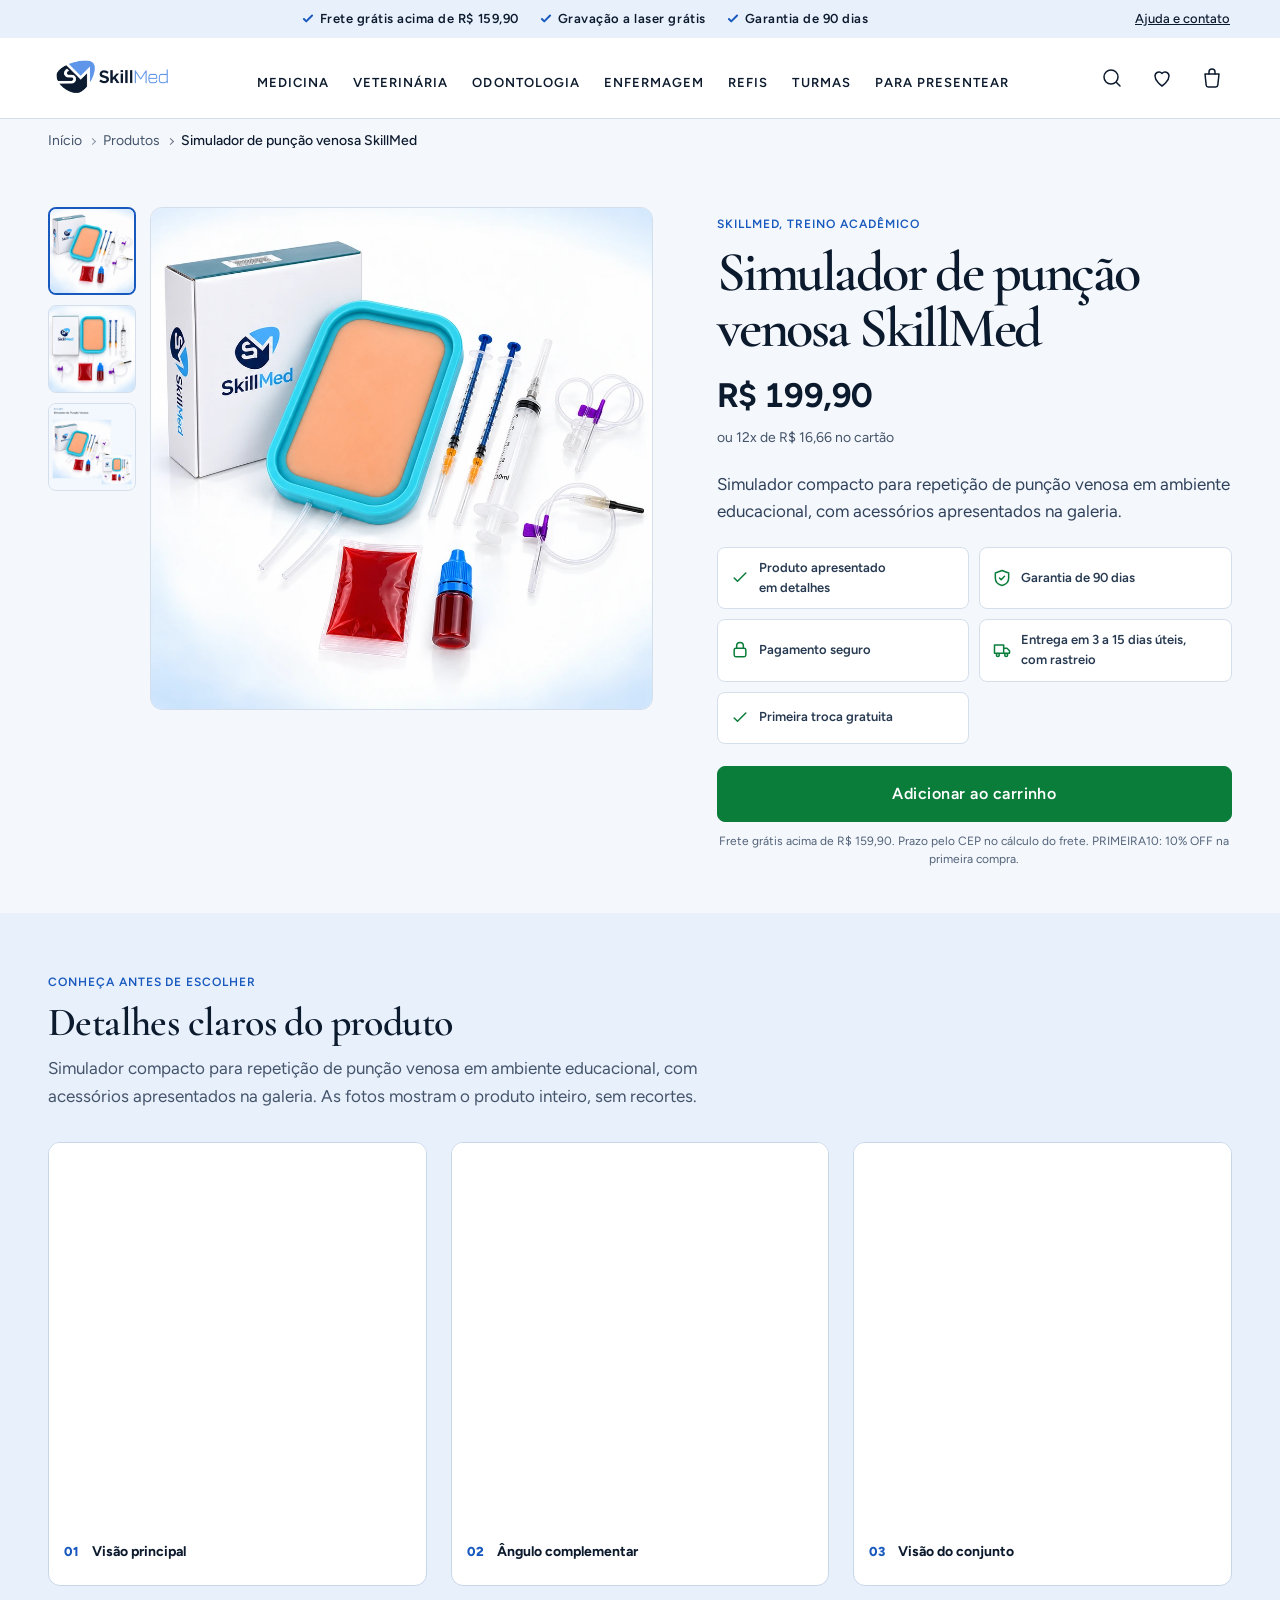
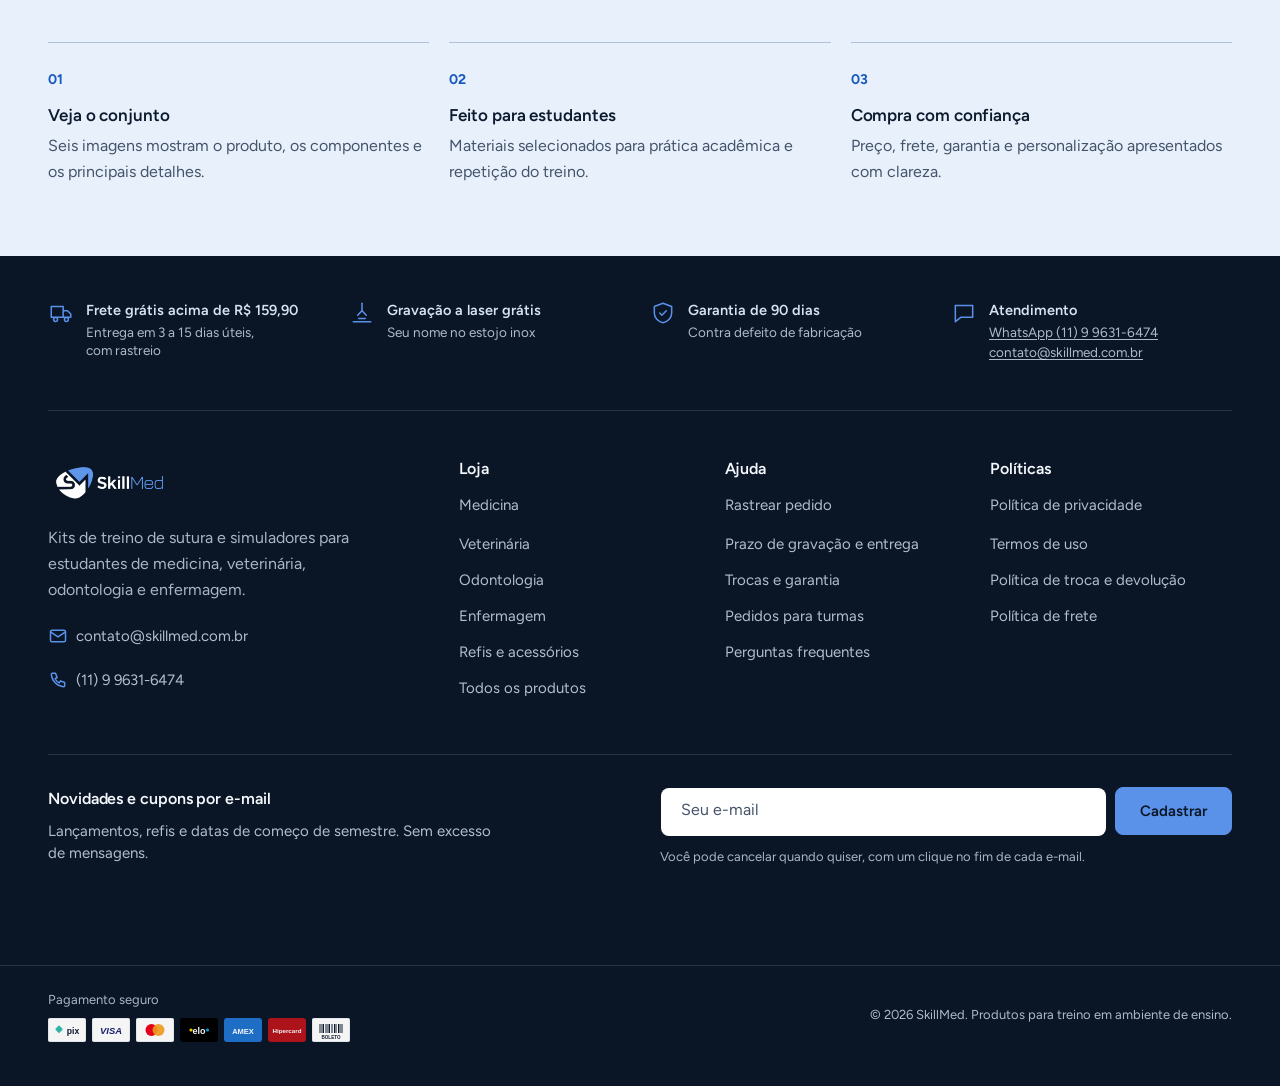
<file: produto.html>
<!doctype html>
<html class="js" lang="pt-BR">
<head>
<meta charset="utf-8">
<meta name="viewport" content="width=device-width,initial-scale=1">
<meta name="theme-color" content="#F4F7FB">
<link rel="canonical" href="https://skillmed.com.br/products/produto">
<link rel="icon" type="image/png" href="assets/img/favicon.png">
<link rel="apple-touch-icon" href="assets/img/favicon.png">
<title>Produto | SkillMed</title>
<meta name="description" content="Produto SkillMed para treino acadêmico, com imagens detalhadas e compra segura.">
<meta name="robots" content="noindex,nofollow">
<meta property="og:site_name" content="SkillMed">
<meta property="og:title" content="Produto | SkillMed">
<meta property="og:description" content="Produto SkillMed para treino acadêmico, com imagens detalhadas e compra segura.">
<meta property="og:image" content="assets/img/logo-claro.png">
<meta property="og:image:alt" content="Logo da SkillMed">
<meta property="og:locale" content="pt_BR">
<meta property="og:type" content="product">
<meta property="og:url" content="https://skillmed.com.br/products/produto">
<link rel="preload" href="assets/fonts/figtree-latin.woff2" as="font" type="font/woff2" crossorigin>
<link rel="preload" href="assets/fonts/cormorant-garamond-600.woff2" as="font" type="font/woff2" crossorigin>
<style>@font-face{font-family:"Cormorant Garamond";src:url(assets/fonts/cormorant-garamond-600.woff2) format("woff2");font-weight:500 700;font-style:normal;font-display:swap;unicode-range:U+0000-00FF,U+0131,U+0152-0153,U+02BB-02BC,U+02C6,U+02DA,U+02DC,U+0304,U+0308,U+0329,U+2000-206F,U+20AC,U+2122,U+2191,U+2193,U+2212,U+2215,U+FEFF,U+FFFD}@font-face{font-family:"Cormorant Fallback";src:local("Times New Roman"),local("TimesNewRomanPSMT"),local("Times");size-adjust:88%;ascent-override:105%;descent-override:32%;line-gap-override:0%}</style>
<style>@font-face{font-family:Figtree;src:url(assets/fonts/figtree-latin.woff2) format("woff2");font-weight:300 900;font-style:normal;font-display:swap;unicode-range:U+0000-00FF,U+0131,U+0152-0153,U+02BB-02BC,U+02C6,U+02DA,U+02DC,U+0304,U+0308,U+0329,U+2000-206F,U+20AC,U+2122,U+2191,U+2193,U+2212,U+2215,U+FEFF,U+FFFD}@font-face{font-family:"Figtree Fallback";src:local("Arial"),local("ArialMT"),local("Helvetica");size-adjust:97.97%;ascent-override:96.97%;descent-override:25.52%;line-gap-override:0%}</style>

<!-- CSS: theme-settings + Dawn 16 usado neste template + wohnmira-v4 (camada da Porare) + skillmed.css (camada da SkillMed), num arquivo por template (_fonte/gerar.mjs) -->
<link rel="stylesheet" href="assets/bundle/product.css">

</head>
<body class="gradient template-product">
<a class="skip-to-content-link button visually-hidden" href="#MainContent">Pular para o conteúdo</a>
<div id="shopify-section-template--sm__announcement-bar" class="shopify-section">
<!-- section: announcement-bar.liquid (esquema 3; 1 bloco com 3 itens + link de ajuda) -->
<style>.section-template--sm__announcement-bar-padding{padding-top:0px;padding-bottom:0px}@media screen and (min-width:750px){.section-template--sm__announcement-bar-padding{padding-top:0px;padding-bottom:0px}}</style>
<div class="utility-bar color-scheme-3 gradient">
  <div class="page-width utility-bar__grid utility-wm4">
    <div class="announcement-bar" role="region" aria-label="Nossas promessas">
      <ul class="announcement-bar__message list-unstyled">
        <li><svg aria-hidden="true" focusable="false" class="icon icon-stroke icon-check" viewBox="0 0 24 24"><path d="m5 12 4 4 10-10"/></svg><span class="nobr-wm4">Frete grátis acima de R$&nbsp;159,90</span></li>
        <li><svg aria-hidden="true" focusable="false" class="icon icon-stroke icon-check" viewBox="0 0 24 24"><path d="m5 12 4 4 10-10"/></svg><span class="nobr-wm4">Gravação a laser grátis</span></li>
        <li><svg aria-hidden="true" focusable="false" class="icon icon-stroke icon-check" viewBox="0 0 24 24"><path d="m5 12 4 4 10-10"/></svg><span class="nobr-wm4">Garantia de 90 dias</span></li>
      </ul>
    </div>
    <a href="#contato" class="utility-wm4__help small-hide">Ajuda e contato</a>
  </div>
</div>
</div>
<div id="shopify-section-template--sm__header" class="shopify-section shopify-section-group-header-group section-header shopify-section-header-sticky">
<!-- section: header.liquid (+ header-drawer; NOVO: busca inline e rotulos sob os icones) -->
<style>.section-template--sm__header-padding{padding-top:0px;padding-bottom:0px}@media screen and (min-width:750px){.section-template--sm__header-padding{padding-top:0px;padding-bottom:0px}}</style>
<style>
  header-drawer { justify-self: start; margin-left: -1.2rem; }
  @media screen and (min-width: 990px) { header-drawer { display: none; } }
  .menu-drawer-container { display: flex; }
  .list-menu { list-style: none; padding: 0; margin: 0; }
  .list-menu--inline { display: inline-flex; flex-wrap: wrap; }
  summary.list-menu__item { padding-right: 2.7rem; }
  .list-menu__item { display: flex; align-items: center; line-height: calc(1 + 0.3 / var(--font-body-scale)); }
  .list-menu__item--link { text-decoration: none; padding-bottom: 1rem; padding-top: 1rem; line-height: calc(1 + 0.8 / var(--font-body-scale)); }
  @media screen and (min-width: 750px) { .list-menu__item--link { padding-bottom: 0.5rem; padding-top: 0.5rem; } }
  .header { padding: 10px 3rem 10px 3rem; }
  .section-header { position: sticky; margin-bottom: 0px; }
  @media screen and (min-width: 990px) { .header { padding-top: 16px; padding-bottom: 0; } }
</style>
<sticky-header data-sticky-type="always" class="header-wrapper color-scheme-2 gradient header-wrapper--border-bottom">
  <header class="header header--top-left header--mobile-left page-width header--has-menu header--has-account header-wm4">
    <header-drawer data-breakpoint="tablet">
      <details id="Details-menu-drawer-container" class="menu-drawer-container">
        <summary class="header__icon header__icon--menu header__icon--summary link focus-inset" aria-label="Abrir menu">
          <span><svg aria-hidden="true" focusable="false" class="icon icon-stroke icon-menu icon-hamburger" viewBox="0 0 24 24"><path d="M3 7h18M3 12h18M3 17h18"/></svg><svg aria-hidden="true" focusable="false" class="icon icon-stroke icon-close icon-close" viewBox="0 0 24 24"><path d="M6 6l12 12M18 6 6 18"/></svg></span>
        </summary>
        <div id="menu-drawer" class="gradient menu-drawer motion-reduce color-scheme-2">
          <div class="menu-drawer__inner-container">
            <div class="menu-drawer__navigation-container">
              <nav class="menu-drawer__navigation" aria-label="Menu do celular">
                <ul class="menu-drawer__menu has-submenu list-menu" role="list">
                  
                  <li><a href="colecao.html?c=medicina" class="menu-drawer__menu-item list-menu__item link link--text focus-inset menu-drawer__menu-item--strong">Medicina<svg aria-hidden="true" focusable="false" class="icon icon-stroke icon-next menu-drawer__chev-wm4" viewBox="0 0 24 24"><path d="m9 5 7 7-7 7"/></svg></a></li>
                  <li><a href="colecao.html?c=veterinaria" class="menu-drawer__menu-item list-menu__item link link--text focus-inset menu-drawer__menu-item--strong">Veterinária<svg aria-hidden="true" focusable="false" class="icon icon-stroke icon-next menu-drawer__chev-wm4" viewBox="0 0 24 24"><path d="m9 5 7 7-7 7"/></svg></a></li>
                  <li><a href="colecao.html?c=odontologia" class="menu-drawer__menu-item list-menu__item link link--text focus-inset menu-drawer__menu-item--strong">Odontologia<svg aria-hidden="true" focusable="false" class="icon icon-stroke icon-next menu-drawer__chev-wm4" viewBox="0 0 24 24"><path d="m9 5 7 7-7 7"/></svg></a></li>
                  <li><a href="colecao.html?c=enfermagem" class="menu-drawer__menu-item list-menu__item link link--text focus-inset menu-drawer__menu-item--strong">Enfermagem<svg aria-hidden="true" focusable="false" class="icon icon-stroke icon-next menu-drawer__chev-wm4" viewBox="0 0 24 24"><path d="m9 5 7 7-7 7"/></svg></a></li>
                  <li><a href="colecao.html?c=refis" class="menu-drawer__menu-item list-menu__item link link--text focus-inset menu-drawer__menu-item--strong">Refis<svg aria-hidden="true" focusable="false" class="icon icon-stroke icon-next menu-drawer__chev-wm4" viewBox="0 0 24 24"><path d="m9 5 7 7-7 7"/></svg></a></li>
                  <li><a href="index.html#turmas" class="menu-drawer__menu-item list-menu__item link link--text focus-inset menu-drawer__menu-item--strong">Turmas<svg aria-hidden="true" focusable="false" class="icon icon-stroke icon-next menu-drawer__chev-wm4" viewBox="0 0 24 24"><path d="m9 5 7 7-7 7"/></svg></a></li>
                  <li><a href="kit.html?presente=1" class="menu-drawer__menu-item list-menu__item link link--text focus-inset menu-drawer__menu-item--strong">Para presentear<svg aria-hidden="true" focusable="false" class="icon icon-stroke icon-next menu-drawer__chev-wm4" viewBox="0 0 24 24"><path d="m9 5 7 7-7 7"/></svg></a></li>
                </ul>
              </nav>
              <div class="menu-drawer__utility-links">
                <a href="https://skillmed.com.br/account/login" class="menu-drawer__account link focus-inset" data-hinweis="A conta de cliente é ativada na loja. Você também pode comprar sem conta." rel="nofollow"><span class="svg-wrapper"><svg aria-hidden="true" focusable="false" class="icon icon-stroke icon-account" viewBox="0 0 24 24"><circle cx="12" cy="8" r="4"/><path d="M4 21c1.5-4 4.5-6 8-6s6.5 2 8 6"/></svg></span>Entrar</a>
                <a href="colecao.html?c=todos&amp;favoritos=1" class="menu-drawer__account link focus-inset"><span class="svg-wrapper"><svg aria-hidden="true" focusable="false" class="icon icon-stroke icon-heart" viewBox="0 0 24 24"><path d="M12 20s-7-4.4-7-10a4 4 0 0 1 7-2.6A4 4 0 0 1 19 10c0 5.6-7 10-7 10z"/></svg></span>Favoritos</a>
              </div>
            </div>
          </div>
        </div>
      </details>
    </header-drawer>
    <div class="header__heading">
      <a href="index.html" class="header__heading-link link link--text focus-inset" aria-label="SkillMed, página inicial"><img class="logo-wm4 logo-sm" src="assets/img/logo-claro.webp" alt="SkillMed" width="110" height="44"></a>
    </div>
    <nav class="header__inline-menu" aria-label="Menu principal">
      <ul class="list-menu list-menu--inline" role="list">

        <li><a href="colecao.html?c=medicina" class="header__menu-item list-menu__item link link--text focus-inset"><span>Medicina</span></a></li>
        <li><a href="colecao.html?c=veterinaria" class="header__menu-item list-menu__item link link--text focus-inset"><span>Veterinária</span></a></li>
        <li><a href="colecao.html?c=odontologia" class="header__menu-item list-menu__item link link--text focus-inset"><span>Odontologia</span></a></li>
        <li><a href="colecao.html?c=enfermagem" class="header__menu-item list-menu__item link link--text focus-inset"><span>Enfermagem</span></a></li>
        <li><a href="colecao.html?c=refis" class="header__menu-item list-menu__item link link--text focus-inset"><span>Refis</span></a></li>
        <li><a href="index.html#turmas" class="header__menu-item list-menu__item link link--text focus-inset"><span>Turmas</span></a></li>
        <li><a href="kit.html?presente=1" class="header__menu-item list-menu__item link link--text focus-inset"><span>Para presentear</span></a></li>
      </ul>
    </nav>
    <div class="header__icons header-icons-wm4">
      <button type="button" class="header__icon header__icon--suche-wm4 link focus-inset" data-suche-oeffnen aria-label="Abrir a busca" aria-expanded="false" aria-controls="busca-overlay" aria-haspopup="dialog"><span class="svg-wrapper"><svg aria-hidden="true" focusable="false" class="icon icon-stroke icon-search" viewBox="0 0 24 24"><circle cx="11" cy="11" r="7"/><path d="m20 20-3.5-3.5"/></svg></span></button>
      <a href="https://skillmed.com.br/account/login" class="header__icon header__icon--account link focus-inset small-hide" data-hinweis="A conta de cliente é ativada na loja. Você também pode comprar sem conta." rel="nofollow"><span class="svg-wrapper"><svg aria-hidden="true" focusable="false" class="icon icon-stroke icon-account" viewBox="0 0 24 24"><circle cx="12" cy="8" r="4"/><path d="M4 21c1.5-4 4.5-6 8-6s6.5 2 8 6"/></svg></span><span class="header__icon-label-wm4">Entrar</span></a>
      <a href="colecao.html?c=todos&amp;favoritos=1" class="header__icon header__icon--merk-wm4 link focus-inset"><span class="svg-wrapper"><svg aria-hidden="true" focusable="false" class="icon icon-stroke icon-heart" viewBox="0 0 24 24"><path d="M12 20s-7-4.4-7-10a4 4 0 0 1 7-2.6A4 4 0 0 1 19 10c0 5.6-7 10-7 10z"/></svg></span><span class="header__icon-label-wm4">Favoritos</span><span class="visually-hidden" data-merk-label>, 0 itens</span><span class="cart-count-bubble merk-bubble-wm4" data-merk-count hidden><span aria-hidden="true">0</span></span></a>
      <a href="https://skillmed.com.br/cart" class="header__icon header__icon--cart link focus-inset" id="cart-icon-bubble" data-open-cart aria-haspopup="dialog">
        <span class="svg-wrapper"><svg aria-hidden="true" focusable="false" class="icon icon-stroke icon-cart" viewBox="0 0 24 24"><path d="M5 8h14l-1.2 11.2a2 2 0 0 1-2 1.8H8.2a2 2 0 0 1-2-1.8z"/><path d="M9 8V6a3 3 0 0 1 6 0v2"/></svg></span><span class="header__icon-label-wm4">Carrinho</span><span class="visually-hidden" data-cart-label>, 0 itens</span>
        <span class="cart-count-bubble" data-cart-count hidden><span aria-hidden="true">0</span></span>
      </a>
    </div>
  </header>
</sticky-header>
</div>
<div class="suche-overlay-wm4" id="busca-overlay" role="dialog" aria-modal="true" aria-label="Busca" hidden>
  <div class="suche-overlay-wm4__box">
    <div class="suche-overlay-wm4__kopf">
      <p class="suche-overlay-wm4__titel" aria-hidden="true">Busca</p>
      <button type="button" class="header__icon suche-overlay-wm4__zu link focus-inset" data-suche-schliessen aria-label="Fechar a busca"><svg aria-hidden="true" focusable="false" class="icon icon-stroke icon-close" viewBox="0 0 24 24"><path d="M6 6l12 12M18 6 6 18"/></svg></button>
    </div>
    <div data-suche-box>
      <predictive-search class="search-modal__form" data-loading-text="Carregando">
        <form action="colecao.html" method="get" role="search" class="search suche-wm4" data-suche>
          <div class="field">
            <input class="search__input field__input" id="Busca-Overlay" type="search" name="q" value="" placeholder="O que você procura?" autocomplete="off" role="combobox" aria-expanded="false" aria-owns="predictive-search-results-overlay" aria-controls="predictive-search-results-overlay" aria-haspopup="listbox" aria-autocomplete="list">
            <label class="field__label" for="Busca-Overlay">Buscar, por exemplo: kit de sutura</label>
            <button type="submit" class="search__button field__button" aria-label="Buscar"><span class="svg-wrapper"><svg aria-hidden="true" focusable="false" class="icon icon-stroke icon-search" viewBox="0 0 24 24"><circle cx="11" cy="11" r="7"/><path d="m20 20-3.5-3.5"/></svg></span></button>
          </div>
          <div class="suche-wm4__panel" data-suche-panel data-fest>
            <div class="search-vorschlaege-wm4" data-vorschlaege>
              <p class="search-vorschlaege-wm4__titel">Mais buscados</p>
              <ul class="list-unstyled" role="list"><li><a href="kit.html" class="chip-wm4">Kit de sutura</a></li><li><a href="colecao.html?c=refis" class="chip-wm4">Pele simuladora</a></li><li><a href="colecao.html?c=refis" class="chip-wm4">Fios de nylon</a></li><li><a href="colecao.html?c=enfermagem" class="chip-wm4">Simulador de punção</a></li><li><a href="kit.html?kit=estojo" class="chip-wm4">Estojo inox</a></li></ul>
            </div>
            <div class="predictive-search predictive-search--header" tabindex="-1" data-predictive-search>
              <div id="predictive-search-results-overlay" role="listbox" aria-live="polite" data-suche-ergebnis></div>
            </div>
          </div>
        </form>
      </predictive-search>
    </div>
  </div>
</div>
<main id="MainContent" class="content-for-layout focus-none" role="main" tabindex="-1" data-product-page>
<div id="shopify-section-template--sm__breadcrumbs-product" class="shopify-section">
<!-- section NOVA: breadcrumbs.liquid -->
<style>.section-template--sm__breadcrumbs-product-padding{padding-top:0px;padding-bottom:0px}@media screen and (min-width:750px){.section-template--sm__breadcrumbs-product-padding{padding-top:0px;padding-bottom:0px}}</style>
<div class="page-width"><nav class="breadcrumbs-wm4 breadcrumbs-wm4--pdp" aria-label="Você está em"><ol class="list-unstyled"><li><a href="index.html">Início</a></li><li><a href="colecao.html?c=todos">Produtos</a></li><li aria-current="page" data-product-crumb>Produto</li></ol></nav></div>
</div>
<div id="shopify-section-template--sm__main-product-generic" class="shopify-section">
<!-- section NOVA: main-product.liquid -->
<style>.section-template--sm__main-product-generic-padding{padding-top:17px;padding-bottom:35px}@media screen and (min-width:750px){.section-template--sm__main-product-generic-padding{padding-top:28px;padding-bottom:56px}}</style>
<section class="page-width section-template--sm__main-padding generic-pdp-sm" data-product-root>
  <div class="generic-pdp-sm__grid">
    <div class="generic-pdp-sm__gallery" aria-label="Galeria do produto">
      <div class="generic-pdp-sm__thumbs" data-product-thumbs></div>
      <div class="generic-pdp-sm__main"><img data-product-main src="assets/catalogo-v5/06-simulador-puncao/01-960.webp" alt="Produto SkillMed" width="960" height="960" fetchpriority="high"></div>
    </div>
    <div class="generic-pdp-sm__info">
      <p class="generic-pdp-sm__eyebrow">SkillMed, treino acadêmico</p>
      <h1 class="h1" data-product-title>Produto SkillMed</h1>
      <p class="generic-pdp-sm__price" data-product-price>R$ 0,00</p>
      <p class="generic-pdp-sm__installment" data-product-installment></p>
      <p class="generic-pdp-sm__lead" data-product-lead></p>
      <form class="perso-sm perso-sm--produto" id="product-customization" data-product-customizer hidden novalidate>
        <div class="perso-sm__kopf"><h2 class="h3">Personalize em 3&nbsp;passos</h2><span class="badge-sm">Personalização grátis</span></div>
        <div class="perso-sm__mock" data-product-mock aria-live="polite"></div>
        <fieldset class="perso-sm__schritt"><legend class="perso-sm__h"><span class="perso-sm__n">1</span><span>Escolha o curso</span></legend><div class="perso-sm__wahl perso-sm__wahl--kurs" data-product-courses></div></fieldset>
        <fieldset class="perso-sm__schritt"><legend class="perso-sm__h"><span class="perso-sm__n">2</span><span data-product-art-title>Escolha a arte</span></legend><div class="perso-sm__desenhos" data-product-arts></div><p class="perso-sm__hilfe" data-product-art-note hidden></p></fieldset>
        <div class="perso-sm__schritt"><label class="perso-sm__h" for="product-personal-name"><span class="perso-sm__n">3</span><span>Digite o nome</span></label><input class="field__input perso-sm__input" id="product-personal-name" name="properties[Nome para gravação]" maxlength="20" placeholder="Seu nome aqui" autocomplete="off" spellcheck="false" aria-describedby="product-personal-help product-personal-error"><div class="perso-sm__hilfe" id="product-personal-help"><span>Confira acentos e letras.</span><span data-product-name-count>0/20</span></div><button class="perso-sm__link" type="button" data-product-no-name aria-pressed="false">Prefiro sem nome</button></div>
        <div class="perso-sm__schritt"><p class="perso-sm__review" data-product-personal-summary></p><label class="perso-sm__check"><input type="checkbox" data-product-personal-confirm><span>Conferi o curso, a opção de arte e o nome.</span></label><p class="perso-sm__fehler" id="product-personal-error" role="alert" hidden></p></div>
      </form>
      <ul class="generic-pdp-sm__benefits list-unstyled" role="list">
        <li><svg aria-hidden="true" focusable="false" class="icon icon-stroke icon-check" viewBox="0 0 24 24"><path d="m5 12 4 4 10-10"/></svg><span>Produto apresentado em detalhes</span></li>
        <li><svg aria-hidden="true" focusable="false" class="icon icon-stroke icon-shield" viewBox="0 0 24 24"><path d="M12 3 4 6v6c0 4.5 3.4 8 8 9 4.6-1 8-4.5 8-9V6z"/><path d="m9 12 2 2 4-4"/></svg><span>Garantia de 90 dias</span></li>
        <li><svg aria-hidden="true" focusable="false" class="icon icon-stroke icon-lock" viewBox="0 0 24 24"><rect x="5" y="10" width="14" height="10" rx="2"/><path d="M8 10V7a4 4 0 0 1 8 0v3"/></svg><span>Pagamento seguro</span></li>
        <li><svg aria-hidden="true" focusable="false" class="icon icon-stroke icon-truck" viewBox="0 0 24 24"><path d="M3 6h11v10H3zM14 10h4l3 3v3h-7z"/><circle cx="7" cy="18" r="1.8"/><circle cx="17" cy="18" r="1.8"/></svg><span>Entrega em 3 a 15 dias úteis, com rastreio</span></li>
        <li><svg aria-hidden="true" focusable="false" class="icon icon-stroke icon-check" viewBox="0 0 24 24"><path d="m5 12 4 4 10-10"/></svg><span>Primeira troca gratuita</span></li>
      </ul>
      <button type="button" class="button button--primary button--full-width generic-pdp-sm__cta" data-product-add><span data-product-add-label>Adicionar ao carrinho</span></button>
      <p class="generic-pdp-sm__micro">Frete grátis acima de R$&nbsp;159,90. Prazo pelo CEP no cálculo do frete. PRIMEIRA10: 10% OFF na primeira compra.</p>
    </div>
  </div>
</section>
</div>
<div id="shopify-section-template--sm__product-details-generic" class="shopify-section">
<!-- section NOVA: product-description.liquid -->
<style>.section-template--sm__product-details-generic-padding{padding-top:0px;padding-bottom:0px}@media screen and (min-width:750px){.section-template--sm__product-details-generic-padding{padding-top:0px;padding-bottom:0px}}</style>
<div class="color-scheme-3 gradient generic-details-sm"><div class="page-width generic-details-sm__inner">
  <div class="generic-details-sm__copy"><p class="generic-pdp-sm__eyebrow">Conheça antes de escolher</p><h2 class="h2">Detalhes claros do&nbsp;produto</h2><p data-product-description>Veja cada ângulo, os componentes e o acabamento do produto antes de comprar.</p></div>
  <ol class="product-story-sm list-unstyled" aria-label="Imagens da descrição na ordem original">
    <li class="product-story-sm__item"><figure><img data-product-description-image="1" src="assets/catalogo-v5/06-simulador-puncao/01-960.webp" alt="Produto SkillMed, detalhe 1" width="960" height="960" loading="lazy" decoding="async"><figcaption><span>01</span><strong data-product-description-caption="1">Imagem do produto</strong></figcaption></figure></li><li class="product-story-sm__item"><figure><img data-product-description-image="2" src="assets/catalogo-v5/06-simulador-puncao/02-960.webp" alt="Produto SkillMed, detalhe 2" width="960" height="960" loading="lazy" decoding="async"><figcaption><span>02</span><strong data-product-description-caption="2">Imagem do produto</strong></figcaption></figure></li><li class="product-story-sm__item"><figure><img data-product-description-image="3" src="assets/catalogo-v5/06-simulador-puncao/03-960.webp" alt="Produto SkillMed, detalhe 3" width="960" height="960" loading="lazy" decoding="async"><figcaption><span>03</span><strong data-product-description-caption="3">Imagem do produto</strong></figcaption></figure></li><li class="product-story-sm__item"><figure><img data-product-description-image="4" src="assets/catalogo-v5/06-simulador-puncao/04-960.webp" alt="Produto SkillMed, detalhe 4" width="960" height="960" loading="lazy" decoding="async"><figcaption><span>04</span><strong data-product-description-caption="4">Imagem do produto</strong></figcaption></figure></li><li class="product-story-sm__item"><figure><img data-product-description-image="5" src="assets/catalogo-v5/06-simulador-puncao/05-960.webp" alt="Produto SkillMed, detalhe 5" width="960" height="960" loading="lazy" decoding="async"><figcaption><span>05</span><strong data-product-description-caption="5">Imagem do produto</strong></figcaption></figure></li><li class="product-story-sm__item"><figure><img data-product-description-image="6" src="assets/catalogo-v5/06-simulador-puncao/06-960.webp" alt="Produto SkillMed, detalhe 6" width="960" height="960" loading="lazy" decoding="async"><figcaption><span>06</span><strong data-product-description-caption="6">Imagem do produto</strong></figcaption></figure></li>
  </ol>
  <div class="generic-details-sm__points">
    <article><span>01</span><h3 class="h4">Veja o&nbsp;conjunto</h3><p>Seis imagens mostram o produto, os componentes e os principais detalhes.</p></article>
    <article><span>02</span><h3 class="h4">Feito para&nbsp;estudantes</h3><p>Materiais selecionados para prática acadêmica e repetição do treino.</p></article>
    <article><span>03</span><h3 class="h4">Compra com&nbsp;confiança</h3><p>Preço, frete, garantia e personalização apresentados com clareza.</p></article>
  </div>
</div></div>
</div>
</main>
<div id="shopify-section-template--sm__footer" class="shopify-section">
<!-- section: footer.liquid (esquema 6; bloco NOVO "Promessas" no topo) -->
<style>.section-template--sm__footer-padding{padding-top:40px;padding-bottom:15px}@media screen and (min-width:750px){.section-template--sm__footer-padding{padding-top:64px;padding-bottom:24px}}</style>
<footer class="footer color-scheme-6 gradient section-template--sm__footer-padding" id="contato">
  <div class="footer__content-top page-width">
    <ul class="footer-promise-wm4 list-unstyled" role="list" aria-label="Nossas promessas">
      <li><svg aria-hidden="true" focusable="false" class="icon icon-stroke icon-truck" viewBox="0 0 24 24"><path d="M3 6h11v10H3zM14 10h4l3 3v3h-7z"/><circle cx="7" cy="18" r="1.8"/><circle cx="17" cy="18" r="1.8"/></svg><p><strong>Frete grátis acima de R$&nbsp;159,90</strong><span>Entrega em 3 a 15 dias úteis, com rastreio</span></p></li>
      <li><svg aria-hidden="true" focusable="false" class="icon icon-stroke icon-laser" viewBox="0 0 24 24"><path d="M12 3v7"/><path d="m8 14 4-4 4 4"/><path d="M4 20h16"/><path d="M9 17h6"/></svg><p><strong>Gravação a laser grátis</strong><span>Seu nome no estojo inox</span></p></li>
      <li><svg aria-hidden="true" focusable="false" class="icon icon-stroke icon-shield" viewBox="0 0 24 24"><path d="M12 3 4 6v6c0 4.5 3.4 8 8 9 4.6-1 8-4.5 8-9V6z"/><path d="m9 12 2 2 4-4"/></svg><p><strong>Garantia de 90 dias</strong><span>Contra defeito de fabricação</span></p></li>
      <li><svg aria-hidden="true" focusable="false" class="icon icon-stroke icon-chat" viewBox="0 0 24 24"><path d="M4 5h16v11H9l-5 4z"/></svg><p><strong>Atendimento</strong><span><a href="https://wa.me/5511996316474" class="nobr-wm4">WhatsApp (11)&nbsp;9&nbsp;9631-6474</a></span><span><a href="mailto:contato@skillmed.com.br">contato@skillmed.com.br</a></span></p></li>
    </ul>
    <div class="footer__blocks-wrapper footer-grid-wm4">
      <div class="footer-block footer-block--brand-wm4">
        <p class="footer-brand-wm4"><a href="index.html" class="footer-brand-wm4__link"><img class="logo-wm4 logo-wm4--hell logo-sm" src="assets/img/logo.webp" alt="SkillMed" width="110" height="44" loading="lazy" decoding="async"></a></p>
        <div class="footer-block__details-content rte">
          <p>Kits de treino de sutura e simuladores para estudantes de medicina, veterinária, odontologia e enfermagem.</p>
          <address class="footer-kontakt-wm4">
            <a href="mailto:contato@skillmed.com.br"><svg aria-hidden="true" focusable="false" class="icon icon-stroke icon-mail" viewBox="0 0 24 24"><rect x="3" y="5" width="18" height="14" rx="2"/><path d="m3 7 9 6 9-6"/></svg>contato@skillmed.com.br</a>
            <a href="https://wa.me/5511996316474"><svg aria-hidden="true" focusable="false" class="icon icon-stroke icon-phone" viewBox="0 0 24 24"><path d="M5 4h4l2 5-2.5 1.5a11 11 0 0 0 5 5L15 13l5 2v4a1 1 0 0 1-1 1A16 16 0 0 1 4 5a1 1 0 0 1 1-1z"/></svg><span class="nobr-wm4">(11)&nbsp;9&nbsp;9631-6474</span></a>
          </address>
        </div>
      </div>
      <details class="footer-block footer-block--menu footer-akk-wm4" open data-footer-akk>
        <summary><h2 class="footer-block__heading">Loja</h2></summary>
        <ul class="footer-block__details-content list-unstyled"><li><a href="colecao.html?c=medicina" class="link link--text list-menu__item list-menu__item--link">Medicina</a></li><li><a href="colecao.html?c=veterinaria" class="link link--text list-menu__item list-menu__item--link">Veterinária</a></li><li><a href="colecao.html?c=odontologia" class="link link--text list-menu__item list-menu__item--link">Odontologia</a></li><li><a href="colecao.html?c=enfermagem" class="link link--text list-menu__item list-menu__item--link">Enfermagem</a></li><li><a href="colecao.html?c=refis" class="link link--text list-menu__item list-menu__item--link">Refis e acessórios</a></li><li><a href="colecao.html?c=todos" class="link link--text list-menu__item list-menu__item--link">Todos os produtos</a></li></ul>
      </details>
      <details class="footer-block footer-block--menu footer-akk-wm4" open data-footer-akk>
        <summary><h2 class="footer-block__heading">Ajuda</h2></summary>
        <ul class="footer-block__details-content list-unstyled"><li><a href="https://wa.me/5511996316474" class="link link--text list-menu__item list-menu__item--link">Rastrear pedido</a></li><li><a href="https://skillmed.com.br/policies/shipping-policy" class="link link--text list-menu__item list-menu__item--link">Prazo de gravação e entrega</a></li><li><a href="https://skillmed.com.br/policies/refund-policy" class="link link--text list-menu__item list-menu__item--link">Trocas e garantia</a></li><li><a href="index.html#turmas" class="link link--text list-menu__item list-menu__item--link">Pedidos para turmas</a></li><li><a href="index.html#faq" class="link link--text list-menu__item list-menu__item--link">Perguntas frequentes</a></li></ul>
      </details>
      <details class="footer-block footer-block--menu footer-akk-wm4" open>
        <summary><h2 class="footer-block__heading">Políticas</h2></summary>
        <ul class="footer-block__details-content list-unstyled"><li><a href="https://skillmed.com.br/policies/privacy-policy" class="link link--text list-menu__item list-menu__item--link">Política de privacidade</a></li><li><a href="https://skillmed.com.br/policies/terms-of-service" class="link link--text list-menu__item list-menu__item--link">Termos de uso</a></li><li><a href="https://skillmed.com.br/policies/refund-policy" class="link link--text list-menu__item list-menu__item--link">Política de troca e devolução</a></li><li><a href="https://skillmed.com.br/policies/shipping-policy" class="link link--text list-menu__item list-menu__item--link">Política de frete</a></li></ul>
      </details>
    </div>
    <!--NEWS-->
    <div class="footer-news-wm4">
      <div class="footer-news-wm4__text"><h2 class="footer-block__heading">Novidades e cupons por&nbsp;e-mail</h2><p>Lançamentos, refis e datas de começo de semestre. Sem excesso de mensagens.</p></div>
      <form method="post" action="#" class="newsletter-form footer-news-wm4__form" novalidate data-newsletter>
        <div class="footer-news-wm4__row">
          <div class="field"><input id="NewsletterForm--footer" type="email" name="contact[email]" class="field__input" value="" aria-required="true" autocomplete="email" placeholder="Seu e-mail" aria-describedby="Newsletter-hint-footer" required><label class="field__label" for="NewsletterForm--footer">Seu e-mail</label></div>
          <button type="submit" class="button footer-news-wm4__button" name="commit">Cadastrar</button>
        </div>
        <div class="newsletter-form__message form__message" role="alert" hidden data-newsletter-msg></div>
        <p class="footer-news-wm4__hint" id="Newsletter-hint-footer">Você pode cancelar quando quiser, com um clique no fim de cada e-mail.</p>
      </form>
    </div>
    <!--/NEWS-->
  </div>
  <div class="footer__content-bottom">
    <div class="footer__content-bottom-wrapper page-width footer-bottom-wm4">
      <div class="footer__payment"><p class="footer-bottom-wm4__titel">Pagamento seguro</p><ul class="list list-payment pay-footer" role="list"><li class="list-payment__item"><svg class="icon icon--full-color pay-wm4" viewBox="0 0 38 24" role="img" aria-labelledby="pi-pix-pay-footer" width="38" height="24"><title id="pi-pix-pay-footer">PIX</title><rect width="38" height="24" rx="3" fill="#fff" stroke="#D5DFEC"/><path fill="#32BCAD" d="m11 7.2 3.3 3.3a1 1 0 0 1 0 1.4L11 15.2l-3.3-3.3a1 1 0 0 1 0-1.4z"/><text x="25" y="15.6" text-anchor="middle" font-family="Arial,Helvetica,sans-serif" font-size="8.6" font-weight="700" fill="#0C1A2E">pix</text></svg></li><li class="list-payment__item"><svg class="icon icon--full-color pay-wm4" viewBox="0 0 38 24" role="img" aria-labelledby="pi-visa-pay-footer" width="38" height="24"><title id="pi-visa-pay-footer">Visa</title><rect width="38" height="24" rx="3" fill="#fff" stroke="#D5DFEC"/><text x="19" y="15.8" text-anchor="middle" font-family="Arial,Helvetica,sans-serif" font-size="9.4" font-weight="800" font-style="italic" fill="#1A1F71">VISA</text></svg></li><li class="list-payment__item"><svg class="icon icon--full-color pay-wm4" viewBox="0 0 38 24" role="img" aria-labelledby="pi-mastercard-pay-footer" width="38" height="24"><title id="pi-mastercard-pay-footer">Mastercard</title><rect width="38" height="24" rx="3" fill="#fff" stroke="#D5DFEC"/><circle cx="15.5" cy="12" r="6" fill="#EB001B"/><circle cx="22.5" cy="12" r="6" fill="#F79E1B" fill-opacity=".9"/></svg></li><li class="list-payment__item"><svg class="icon icon--full-color pay-wm4" viewBox="0 0 38 24" role="img" aria-labelledby="pi-elo-pay-footer" width="38" height="24"><title id="pi-elo-pay-footer">Elo</title><rect width="38" height="24" rx="3" fill="#000"/><text x="19" y="15.6" text-anchor="middle" font-family="Arial,Helvetica,sans-serif" font-size="9" font-weight="800" fill="#fff">elo</text><circle cx="11" cy="12" r="1.6" fill="#FFCB05"/><circle cx="27.5" cy="12" r="1.6" fill="#00A4E0"/></svg></li><li class="list-payment__item"><svg class="icon icon--full-color pay-wm4" viewBox="0 0 38 24" role="img" aria-labelledby="pi-amex-pay-footer" width="38" height="24"><title id="pi-amex-pay-footer">American Express</title><rect width="38" height="24" rx="3" fill="#1F72CD"/><text x="19" y="15.5" text-anchor="middle" font-family="Arial,Helvetica,sans-serif" font-size="7.5" font-weight="700" fill="#fff">AMEX</text></svg></li><li class="list-payment__item"><svg class="icon icon--full-color pay-wm4" viewBox="0 0 38 24" role="img" aria-labelledby="pi-hipercard-pay-footer" width="38" height="24"><title id="pi-hipercard-pay-footer">Hipercard</title><rect width="38" height="24" rx="3" fill="#B3131B"/><text x="19" y="15" text-anchor="middle" font-family="Arial,Helvetica,sans-serif" font-size="6.2" font-weight="700" fill="#fff">Hipercard</text></svg></li><li class="list-payment__item"><svg class="icon icon--full-color pay-wm4" viewBox="0 0 38 24" role="img" aria-labelledby="pi-boleto-pay-footer" width="38" height="24"><title id="pi-boleto-pay-footer">Boleto</title><rect width="38" height="24" rx="3" fill="#fff" stroke="#D5DFEC"/><path stroke="#0C1A2E" d="M8 6v9M10 6v9M11.5 6v9M14 6v9M16 6v9M17.5 6v9M20 6v9M22.5 6v9M24 6v9M26.5 6v9M28 6v9M30 6v9"/><text x="19" y="21" text-anchor="middle" font-family="Arial,Helvetica,sans-serif" font-size="4.6" font-weight="700" fill="#0C1A2E">BOLETO</text></svg></li></ul></div>
      <div class="footer__copyright caption">
        <small class="copyright__content">© 2026 SkillMed. Produtos para treino em ambiente de ensino.</small>
      </div>
    </div>
  </div>
</footer>
</div>
<!-- snippet: cart-drawer.liquid (Dawn) + blocos NOVOS: barra de frete gratis, propriedades da gravacao por linha, oferta unica (refil), resumo do pedido -->
<style>.drawer { visibility: hidden; }</style>
<cart-drawer class="drawer is-empty" id="cart-drawer-root">
  <div id="CartDrawer" class="cart-drawer">
    <div id="CartDrawer-Overlay" class="cart-drawer__overlay"></div>
    <div class="drawer__inner gradient color-scheme-2" role="dialog" aria-modal="true" aria-labelledby="CartDrawer-Heading" tabindex="-1">
      <div class="drawer__header">
        <h2 class="drawer__heading" id="CartDrawer-Heading">Seu carrinho <span class="drawer__count-wm4" data-cart-anzahl></span></h2>
        <button class="drawer__close" type="button" aria-label="Fechar o carrinho"><span class="svg-wrapper"><svg aria-hidden="true" focusable="false" class="icon icon-stroke icon-close" viewBox="0 0 24 24"><path d="M6 6l12 12M18 6 6 18"/></svg></span></button>
      </div>
      <div class="free-shipping-wm4" data-versand-fortschritt></div>
      <div class="drawer__inner-empty">
        <div class="cart-drawer__warnings">
          <div class="cart-drawer__empty-content cart-empty-wm4">
            <span class="cart-empty-wm4__icon"><svg aria-hidden="true" focusable="false" class="icon icon-stroke icon-cart" viewBox="0 0 24 24"><path d="M5 8h14l-1.2 11.2a2 2 0 0 1-2 1.8H8.2a2 2 0 0 1-2-1.8z"/><path d="M9 8V6a3 3 0 0 1 6 0v2"/></svg></span>
            <h3 class="cart__empty-text">Seu carrinho está&nbsp;vazio</h3>
            <p>Comece pelo kit com o seu nome gravado ou escolha pelo curso.</p>
            <a href="kit.html" class="button button--full-width">Personalizar meu kit</a>
            <ul class="cart-empty-wm4__links list-unstyled" aria-label="Cursos">
              <li><a href="colecao.html?c=medicina" class="chip-wm4">Medicina</a></li>
              <li><a href="colecao.html?c=veterinaria" class="chip-wm4">Veterinária</a></li>
              <li><a href="colecao.html?c=odontologia" class="chip-wm4">Odontologia</a></li>
            </ul>
          </div>
        </div>
      </div>
      <cart-drawer-items class="is-empty">
        <form action="#" class="cart__contents cart-drawer__form" id="CartDrawer-Form" onsubmit="return false">
          <div id="CartDrawer-CartItems" class="drawer__contents js-contents">
            <div class="drawer__cart-items-wrapper">
              <table class="cart-items" role="table">
                <thead role="rowgroup"><tr role="row">
                  <th id="CartDrawer-ColumnProductImage" role="columnheader"><span class="visually-hidden">Foto do produto</span></th>
                  <th id="CartDrawer-ColumnProduct" scope="col" role="columnheader">Produto</th>
                  <th id="CartDrawer-ColumnTotal" scope="col" role="columnheader">Total</th>
                  <th id="CartDrawer-ColumnQuantity" role="columnheader"><span class="visually-hidden">Quantidade</span></th>
                </tr></thead>
                <tbody role="rowgroup" data-cart-items></tbody>
              </table>
            </div>
            <div class="cart-upsell-wm4" data-cart-upsell></div>
          </div>
        </form>
      </cart-drawer-items>
      <div class="drawer__footer">
        <div class="cart-drawer__footer">
          <dl class="summe-wm4" role="status">
            <div class="summe-wm4__rabattzeile is-an-wm4"><dt>Subtotal</dt><dd data-cart-zwischen>R$&nbsp;0,00</dd></div>
            <div class="summe-wm4__versand is-an-wm4"><dt>Frete</dt><dd data-cart-versand>calculado no checkout</dd></div>
            <div class="totals summe-wm4__gesamt"><dt class="totals__total">Total</dt><dd class="totals__total-value" data-cart-total>R$&nbsp;0,00</dd></div>
          </dl>
        </div>
        <div class="cart__ctas">
          <button type="button" id="CartDrawer-Checkout" class="cart__checkout-button button button--large button--full-width" data-checkout><svg aria-hidden="true" focusable="false" class="icon icon-stroke icon-lock" viewBox="0 0 24 24"><rect x="5" y="10" width="14" height="10" rx="2"/><path d="M8 10V7a4 4 0 0 1 8 0v3"/></svg><span>Finalizar compra</span></button>
        </div>
        <p class="cart-yampi-sm"><svg aria-hidden="true" focusable="false" class="icon icon-stroke icon-lock" viewBox="0 0 24 24"><rect x="5" y="10" width="14" height="10" rx="2"/><path d="M8 10V7a4 4 0 0 1 8 0v3"/></svg><span>Pagamento 100% seguro</span></p>
        <div class="cart-pay-wm4"><span class="visually-hidden">Formas de pagamento</span><ul class="list list-payment pay-cart" role="list"><li class="list-payment__item"><svg class="icon icon--full-color pay-wm4" viewBox="0 0 38 24" role="img" aria-labelledby="pi-pix-pay-cart" width="38" height="24"><title id="pi-pix-pay-cart">PIX</title><rect width="38" height="24" rx="3" fill="#fff" stroke="#D5DFEC"/><path fill="#32BCAD" d="m11 7.2 3.3 3.3a1 1 0 0 1 0 1.4L11 15.2l-3.3-3.3a1 1 0 0 1 0-1.4z"/><text x="25" y="15.6" text-anchor="middle" font-family="Arial,Helvetica,sans-serif" font-size="8.6" font-weight="700" fill="#0C1A2E">pix</text></svg></li><li class="list-payment__item"><svg class="icon icon--full-color pay-wm4" viewBox="0 0 38 24" role="img" aria-labelledby="pi-visa-pay-cart" width="38" height="24"><title id="pi-visa-pay-cart">Visa</title><rect width="38" height="24" rx="3" fill="#fff" stroke="#D5DFEC"/><text x="19" y="15.8" text-anchor="middle" font-family="Arial,Helvetica,sans-serif" font-size="9.4" font-weight="800" font-style="italic" fill="#1A1F71">VISA</text></svg></li><li class="list-payment__item"><svg class="icon icon--full-color pay-wm4" viewBox="0 0 38 24" role="img" aria-labelledby="pi-mastercard-pay-cart" width="38" height="24"><title id="pi-mastercard-pay-cart">Mastercard</title><rect width="38" height="24" rx="3" fill="#fff" stroke="#D5DFEC"/><circle cx="15.5" cy="12" r="6" fill="#EB001B"/><circle cx="22.5" cy="12" r="6" fill="#F79E1B" fill-opacity=".9"/></svg></li><li class="list-payment__item"><svg class="icon icon--full-color pay-wm4" viewBox="0 0 38 24" role="img" aria-labelledby="pi-elo-pay-cart" width="38" height="24"><title id="pi-elo-pay-cart">Elo</title><rect width="38" height="24" rx="3" fill="#000"/><text x="19" y="15.6" text-anchor="middle" font-family="Arial,Helvetica,sans-serif" font-size="9" font-weight="800" fill="#fff">elo</text><circle cx="11" cy="12" r="1.6" fill="#FFCB05"/><circle cx="27.5" cy="12" r="1.6" fill="#00A4E0"/></svg></li><li class="list-payment__item"><svg class="icon icon--full-color pay-wm4" viewBox="0 0 38 24" role="img" aria-labelledby="pi-amex-pay-cart" width="38" height="24"><title id="pi-amex-pay-cart">American Express</title><rect width="38" height="24" rx="3" fill="#1F72CD"/><text x="19" y="15.5" text-anchor="middle" font-family="Arial,Helvetica,sans-serif" font-size="7.5" font-weight="700" fill="#fff">AMEX</text></svg></li><li class="list-payment__item"><svg class="icon icon--full-color pay-wm4" viewBox="0 0 38 24" role="img" aria-labelledby="pi-hipercard-pay-cart" width="38" height="24"><title id="pi-hipercard-pay-cart">Hipercard</title><rect width="38" height="24" rx="3" fill="#B3131B"/><text x="19" y="15" text-anchor="middle" font-family="Arial,Helvetica,sans-serif" font-size="6.2" font-weight="700" fill="#fff">Hipercard</text></svg></li><li class="list-payment__item"><svg class="icon icon--full-color pay-wm4" viewBox="0 0 38 24" role="img" aria-labelledby="pi-boleto-pay-cart" width="38" height="24"><title id="pi-boleto-pay-cart">Boleto</title><rect width="38" height="24" rx="3" fill="#fff" stroke="#D5DFEC"/><path stroke="#0C1A2E" d="M8 6v9M10 6v9M11.5 6v9M14 6v9M16 6v9M17.5 6v9M20 6v9M22.5 6v9M24 6v9M26.5 6v9M28 6v9M30 6v9"/><text x="19" y="21" text-anchor="middle" font-family="Arial,Helvetica,sans-serif" font-size="4.6" font-weight="700" fill="#0C1A2E">BOLETO</text></svg></li></ul></div>
      </div>
    </div>
  </div>
</cart-drawer>
<!-- PREVIA: checkout simulado. Na loja e o checkout da Yampi, que recebe cada item com as propriedades (Nome para gravacao, Curso, Desenho, Mensagem do cartao). -->
<div class="checkout-sm" data-checkout-box hidden>
  <div class="checkout-sm__box color-scheme-2" role="dialog" aria-modal="true" aria-labelledby="checkout-titulo" tabindex="-1">
    <div class="checkout-sm__kopf">
      <h2 class="h3" id="checkout-titulo">Checkout seguro</h2>
      <button type="button" class="drawer__close" data-checkout-zu aria-label="Fechar o checkout"><span class="svg-wrapper"><svg aria-hidden="true" focusable="false" class="icon icon-stroke icon-close" viewBox="0 0 24 24"><path d="M6 6l12 12M18 6 6 18"/></svg></span></button>
    </div>
    <ol class="checkout-sm__passos list-unstyled"><li class="is-on">Carrinho</li><li class="is-on">Seus dados</li><li>Pagamento</li></ol>
    <p class="checkout-sm__aviso"><svg aria-hidden="true" focusable="false" class="icon icon-stroke icon-info" viewBox="0 0 24 24"><circle cx="12" cy="12" r="9"/><path d="M12 11v6M12 7.5v.5"/></svg><span>Prévia: na loja, aqui é o checkout seguro. Cada item chega ao pedido com os dados abaixo.</span></p>
    <ul class="checkout-sm__itens list-unstyled" data-checkout-itens></ul>
    <dl class="summe-wm4 checkout-sm__summe">
      <div class="summe-wm4__rabattzeile is-an-wm4"><dt>Subtotal</dt><dd data-co-sub></dd></div>
      <div class="summe-wm4__versand is-an-wm4"><dt>Frete</dt><dd data-co-frete></dd></div>
      <div class="totals summe-wm4__gesamt"><dt class="totals__total">Total</dt><dd class="totals__total-value" data-co-total></dd></div>
    </dl>
    <button type="button" class="button button--secondary button--full-width" data-checkout-zu>Voltar para a loja</button>
  </div>
</div>
<div class="toast-wm4" aria-live="polite" aria-atomic="true" data-toast></div>
<button type="button" class="back-to-top-wm4" data-back-to-top aria-label="Voltar ao topo" hidden><svg aria-hidden="true" focusable="false" class="icon icon-stroke icon-up" viewBox="0 0 24 24"><path d="m6 14 6-6 6 6"/></svg></button>
<script src="assets/mockup-v5.js" defer></script>
<script src="assets/personalizacao-produto.js" defer></script>
<script src="assets/produto-page.js" defer></script>
<script src="assets/produtos.js" defer></script>
<script src="assets/loja.js" defer></script>
<script src="assets/revisao.js" data-versao="skillmed-premium-v5" defer></script>
</body>
</html>
</file>
<file: assets/bundle/index.css>
/* SkillMed bundle "index": theme-settings + dawn/base + dawn/component-list-menu + dawn/component-search + dawn/component-menu-drawer + dawn/component-cart-drawer + dawn/component-cart-items + dawn/component-cart + dawn/component-totals + dawn/component-price + dawn/component-card + dawn/component-slider + dawn/quick-add + dawn/component-list-payment + dawn/component-predictive-search + dawn/section-footer + dawn/component-accordion + dawn/component-newsletter + dawn/section-image-banner + dawn/component-image-with-text + dawn/section-multicolumn + dawn/section-collection-list + dawn/section-rich-text + dawn/collapsible-content + dawn/newsletter-section + wohnmira-v4 + skillmed. Gerado por _fonte/gerar.mjs, nao editar. */
:root,.color-scheme-1{--color-background: 244,247,251;--gradient-background: #F4F7FB;--color-foreground: 12,26,46;--color-background-contrast: 12,26,46;--color-shadow: 12,26,46;--color-button: 10,125,59;--color-button-text: 255,255,255;--color-secondary-button: 244,247,251;--color-secondary-button-text: 12,26,46;--color-link: 12,26,46;--color-badge-foreground: 12,26,46;--color-badge-background: 244,247,251;--color-badge-border: 12,26,46;--payment-terms-background-color: rgb(244,247,251)}.color-scheme-2{--color-background: 255,255,255;--gradient-background: #FFFFFF;--color-foreground: 12,26,46;--color-background-contrast: 12,26,46;--color-shadow: 12,26,46;--color-button: 10,125,59;--color-button-text: 255,255,255;--color-secondary-button: 255,255,255;--color-secondary-button-text: 12,26,46;--color-link: 12,26,46;--color-badge-foreground: 12,26,46;--color-badge-background: 255,255,255;--color-badge-border: 12,26,46;--payment-terms-background-color: rgb(255,255,255)}.color-scheme-3{--color-background: 232,240,252;--gradient-background: #E8F0FC;--color-foreground: 12,26,46;--color-background-contrast: 12,26,46;--color-shadow: 12,26,46;--color-button: 10,125,59;--color-button-text: 255,255,255;--color-secondary-button: 232,240,252;--color-secondary-button-text: 12,26,46;--color-link: 12,26,46;--color-badge-foreground: 12,26,46;--color-badge-background: 232,240,252;--color-badge-border: 12,26,46;--payment-terms-background-color: rgb(232,240,252)}.color-scheme-4{--color-background: 12,26,46;--gradient-background: #0C1A2E;--color-foreground: 244,247,251;--color-background-contrast: 244,247,251;--color-shadow: 12,26,46;--color-button: 255,255,255;--color-button-text: 12,26,46;--color-secondary-button: 12,26,46;--color-secondary-button-text: 244,247,251;--color-link: 244,247,251;--color-badge-foreground: 244,247,251;--color-badge-background: 12,26,46;--color-badge-border: 244,247,251;--payment-terms-background-color: rgb(12,26,46)}.color-scheme-5{--color-background: 230,244,236;--gradient-background: #E6F4EC;--color-foreground: 12,26,46;--color-background-contrast: 12,26,46;--color-shadow: 12,26,46;--color-button: 10,125,59;--color-button-text: 255,255,255;--color-secondary-button: 230,244,236;--color-secondary-button-text: 12,26,46;--color-link: 12,26,46;--color-badge-foreground: 12,26,46;--color-badge-background: 230,244,236;--color-badge-border: 12,26,46;--payment-terms-background-color: rgb(230,244,236)}.color-scheme-6{--color-background: 10,22,38;--gradient-background: #0A1626;--color-foreground: 215,227,241;--color-background-contrast: 215,227,241;--color-shadow: 12,26,46;--color-button: 90,146,234;--color-button-text: 10,22,38;--color-secondary-button: 10,22,38;--color-secondary-button-text: 215,227,241;--color-link: 215,227,241;--color-badge-foreground: 215,227,241;--color-badge-background: 10,22,38;--color-badge-border: 215,227,241;--payment-terms-background-color: rgb(10,22,38)}body,.color-scheme-1,.color-scheme-2,.color-scheme-3,.color-scheme-4,.color-scheme-5,.color-scheme-6{color: rgba(var(--color-foreground),0.86);background-color: rgb(var(--color-background))}:root{--font-body-family: 'Figtree','Figtree Fallback',system-ui,-apple-system,'Segoe UI',sans-serif;--font-body-style: normal;--font-body-weight: 400;--font-body-weight-bold: 600;--font-heading-family: 'Figtree','Figtree Fallback',system-ui,-apple-system,'Segoe UI',sans-serif;--font-heading-style: normal;--font-heading-weight: 600;--font-body-scale: 1;--font-heading-scale: 1;--media-padding: 0px;--media-border-opacity: 0;--media-border-width: 0px;--media-radius: 6px;--media-shadow-opacity: 0;--media-shadow-horizontal-offset: 0px;--media-shadow-vertical-offset: 0px;--media-shadow-blur-radius: 0px;--media-shadow-visible: 0;--page-width: 132rem;--page-width-margin: 0rem;--product-card-image-padding: 0rem;--product-card-corner-radius: 0.6rem;--product-card-text-alignment: left;--product-card-border-width: 0rem;--product-card-border-opacity: 0;--product-card-shadow-opacity: 0;--product-card-shadow-visible: 0;--product-card-shadow-horizontal-offset: 0rem;--product-card-shadow-vertical-offset: 0rem;--product-card-shadow-blur-radius: 0rem;--collection-card-image-padding: 0rem;--collection-card-corner-radius: 0.6rem;--collection-card-text-alignment: left;--collection-card-border-width: 0rem;--collection-card-border-opacity: 0;--collection-card-shadow-opacity: 0;--collection-card-shadow-visible: 0;--collection-card-shadow-horizontal-offset: 0rem;--collection-card-shadow-vertical-offset: 0rem;--collection-card-shadow-blur-radius: 0rem;--blog-card-image-padding: 0rem;--blog-card-corner-radius: 0.6rem;--blog-card-text-alignment: left;--blog-card-border-width: 0rem;--blog-card-border-opacity: 0;--blog-card-shadow-opacity: 0;--blog-card-shadow-visible: 0;--blog-card-shadow-horizontal-offset: 0rem;--blog-card-shadow-vertical-offset: 0rem;--blog-card-shadow-blur-radius: 0rem;--badge-corner-radius: 0.3rem;--popup-border-width: 1px;--popup-border-opacity: 0.1;--popup-corner-radius: 8px;--popup-shadow-opacity: 0.1;--popup-shadow-horizontal-offset: 0px;--popup-shadow-vertical-offset: 12px;--popup-shadow-blur-radius: 32px;--drawer-border-width: 0px;--drawer-border-opacity: 0;--drawer-shadow-opacity: 0.14;--drawer-shadow-horizontal-offset: 0px;--drawer-shadow-vertical-offset: 0px;--drawer-shadow-blur-radius: 40px;--spacing-sections-desktop: 0px;--spacing-sections-mobile: 0px;--grid-desktop-vertical-spacing: 40px;--grid-desktop-horizontal-spacing: 24px;--grid-mobile-vertical-spacing: 20px;--grid-mobile-horizontal-spacing: 12px;--text-boxes-border-opacity: 0;--text-boxes-border-width: 0px;--text-boxes-radius: 6px;--text-boxes-shadow-opacity: 0;--text-boxes-shadow-visible: 0;--text-boxes-shadow-horizontal-offset: 0px;--text-boxes-shadow-vertical-offset: 0px;--text-boxes-shadow-blur-radius: 0px;--buttons-radius: 4px;--buttons-radius-outset: 5px;--buttons-border-width: 1px;--buttons-border-opacity: 1;--buttons-shadow-opacity: 0;--buttons-shadow-visible: 0;--buttons-shadow-horizontal-offset: 0px;--buttons-shadow-vertical-offset: 0px;--buttons-shadow-blur-radius: 0px;--buttons-border-offset: 0.3px;--inputs-radius: 4px;--inputs-border-width: 1px;--inputs-border-opacity: 0.35;--inputs-shadow-opacity: 0;--inputs-shadow-horizontal-offset: 0px;--inputs-margin-offset: 0px;--inputs-shadow-vertical-offset: 0px;--inputs-shadow-blur-radius: 0px;--inputs-radius-outset: 5px;--variant-pills-radius: 6px;--variant-pills-border-width: 1px;--variant-pills-border-opacity: 0.2;--variant-pills-shadow-opacity: 0;--variant-pills-shadow-horizontal-offset: 0px;--variant-pills-shadow-vertical-offset: 0px;--variant-pills-shadow-blur-radius: 0px}*,*::before,*::after{box-sizing: inherit}html{box-sizing: border-box;font-size: calc(var(--font-body-scale) * 62.5%);height: 100%}body{display: flex;flex-direction: column;min-height: 100%;margin: 0;font-size: 1.5rem;letter-spacing: 0.01rem;line-height: calc(1 + 0.6 / var(--font-body-scale));font-family: var(--font-body-family);font-style: var(--font-body-style);font-weight: var(--font-body-weight)}@media screen and (min-width: 750px){body{font-size: 1.6rem}}product-component,collection-component{display: block}:root{--alpha-button-background: 1;--alpha-button-border: 1;--alpha-link: 0.85;--alpha-badge-border: 0.1;--focused-base-outline: 0.2rem solid rgba(var(--color-foreground),0.5);--focused-base-outline-offset: 0.3rem;--focused-base-box-shadow: 0 0 0 0.3rem rgb(var(--color-background)),0 0 0.5rem 0.4rem rgba(var(--color-foreground),0.3)}.product-card-wrapper .card,.contains-card--product{--border-radius: var(--product-card-corner-radius);--border-width: var(--product-card-border-width);--border-opacity: var(--product-card-border-opacity);--shadow-horizontal-offset: var(--product-card-shadow-horizontal-offset);--shadow-vertical-offset: var(--product-card-shadow-vertical-offset);--shadow-blur-radius: var(--product-card-shadow-blur-radius);--shadow-opacity: var(--product-card-shadow-opacity);--shadow-visible: var(--product-card-shadow-visible);--image-padding: var(--product-card-image-padding);--text-alignment: var(--product-card-text-alignment)}.collection-card-wrapper .card,.contains-card--collection{--border-radius: var(--collection-card-corner-radius);--border-width: var(--collection-card-border-width);--border-opacity: var(--collection-card-border-opacity);--shadow-horizontal-offset: var(--collection-card-shadow-horizontal-offset);--shadow-vertical-offset: var(--collection-card-shadow-vertical-offset);--shadow-blur-radius: var(--collection-card-shadow-blur-radius);--shadow-opacity: var(--collection-card-shadow-opacity);--shadow-visible: var(--collection-card-shadow-visible);--image-padding: var(--collection-card-image-padding);--text-alignment: var(--collection-card-text-alignment)}.article-card-wrapper .card,.contains-card--article{--border-radius: var(--blog-card-corner-radius);--border-width: var(--blog-card-border-width);--border-opacity: var(--blog-card-border-opacity);--shadow-horizontal-offset: var(--blog-card-shadow-horizontal-offset);--shadow-vertical-offset: var(--blog-card-shadow-vertical-offset);--shadow-blur-radius: var(--blog-card-shadow-blur-radius);--shadow-opacity: var(--blog-card-shadow-opacity);--shadow-visible: var(--blog-card-shadow-visible);--image-padding: var(--blog-card-image-padding);--text-alignment: var(--blog-card-text-alignment)}.contains-content-container,.content-container{--border-radius: var(--text-boxes-radius);--border-width: var(--text-boxes-border-width);--border-opacity: var(--text-boxes-border-opacity);--shadow-horizontal-offset: var(--text-boxes-shadow-horizontal-offset);--shadow-vertical-offset: var(--text-boxes-shadow-vertical-offset);--shadow-blur-radius: var(--text-boxes-shadow-blur-radius);--shadow-opacity: var(--text-boxes-shadow-opacity);--shadow-visible: var(--text-boxes-shadow-visible)}.contains-media,.global-media-settings{--border-radius: var(--media-radius);--border-width: var(--media-border-width);--border-opacity: var(--media-border-opacity);--shadow-horizontal-offset: var(--media-shadow-horizontal-offset);--shadow-vertical-offset: var(--media-shadow-vertical-offset);--shadow-blur-radius: var(--media-shadow-blur-radius);--shadow-opacity: var(--media-shadow-opacity);--shadow-visible: var(--media-shadow-visible)}.page-width{max-width: var(--page-width);margin: 0 auto;padding: 0 1.5rem}body:has(.section-header .drawer-menu) .announcement-bar-section .page-width{max-width: 100%}.page-width.drawer-menu{max-width: 100%}.page-width-desktop{padding: 0;margin: 0 auto}.utility-bar__grid.page-width{padding-left: 3rem;padding-right: 3rem}@media screen and (min-width: 750px){.page-width{padding: 0 5rem}.header.page-width,.utility-bar__grid.page-width{padding-left: 3.2rem;padding-right: 3.2rem}.page-width--narrow{padding: 0 9rem}.page-width-desktop{padding: 0}.page-width-tablet{padding: 0 5rem}}@media screen and (min-width: 990px){.header:not(.drawer-menu).page-width{padding-left: 5rem;padding-right: 5rem}.page-width--narrow{max-width: 72.6rem;padding: 0}.page-width-desktop{max-width: var(--page-width);padding: 0 5rem}}.isolate{position: relative;z-index: 0}.content-for-layout{flex: 1;display: flex;flex-direction: column}.content-for-layout>.shopify-section:last-child{flex-grow: 1}.section + .section{margin-top: var(--spacing-sections-mobile)}@media screen and (min-width: 750px){.section + .section{margin-top: var(--spacing-sections-desktop)}}.element-margin-top{margin-top: 5rem}@media screen and (min-width: 750px){.element-margin{margin-top: calc(5rem + var(--page-width-margin))}}.background-secondary{background-color: rgba(var(--color-foreground),0.04)}.grid-auto-flow{display: grid;grid-auto-flow: column}.page-margin,.shopify-challenge__container{margin: 7rem auto}.rte-width{max-width: 82rem;margin: 0 auto 2rem}.list-unstyled{margin: 0;padding: 0;list-style: none}.hidden{display: none !important}.visually-hidden{position: absolute !important;overflow: hidden;width: 1px;height: 1px;margin: -1px;padding: 0;border: 0;clip: rect(0 0 0 0);word-wrap: normal !important}.visually-hidden--inline{margin: 0;height: 1em}.overflow-hidden{overflow: hidden}.skip-to-content-link:focus{z-index: 9999;position: inherit;overflow: auto;width: auto;height: auto;clip: auto}.full-width-link{position: absolute;top: 0;right: 0;bottom: 0;left: 0;z-index: 2}::selection{background-color: rgba(var(--color-foreground),0.2)}.text-body{font-size: 1.5rem;letter-spacing: 0.06rem;line-height: calc(1 + 0.8 / var(--font-body-scale));font-family: var(--font-body-family);font-style: var(--font-body-style);font-weight: var(--font-body-weight)}h1,h2,h3,h4,h5,.h0,.h1,.h2,.h3,.h4,.h5{font-family: var(--font-heading-family);font-style: var(--font-heading-style);font-weight: var(--font-heading-weight);letter-spacing: calc(var(--font-heading-scale) * 0.06rem);color: rgb(var(--color-foreground));line-height: calc(1 + 0.3 / max(1,var(--font-heading-scale)));word-break: break-word}.hxxl{font-size: clamp(calc(var(--font-heading-scale) * 5.6rem),14vw,calc(var(--font-heading-scale) * 7.2rem));line-height: 1.1}.hxl{font-size: calc(var(--font-heading-scale) * 5rem);line-height: calc(1 + 0.3 / max(1,var(--font-heading-scale)))}@media only screen and (min-width: 750px){.hxl{font-size: calc(var(--font-heading-scale) * 6.2rem)}}.h0{font-size: calc(var(--font-heading-scale) * 4rem)}@media only screen and (min-width: 750px){.h0{font-size: calc(var(--font-heading-scale) * 5.2rem)}}h1,.h1{font-size: calc(var(--font-heading-scale) * 3rem)}@media only screen and (min-width: 750px){h1,.h1{font-size: calc(var(--font-heading-scale) * 4rem)}}h2,.h2{font-size: calc(var(--font-heading-scale) * 2rem)}@media only screen and (min-width: 750px){h2,.h2{font-size: calc(var(--font-heading-scale) * 2.4rem)}}h3,.h3{font-size: calc(var(--font-heading-scale) * 1.7rem)}@media only screen and (min-width: 750px){h3,.h3{font-size: calc(var(--font-heading-scale) * 1.8rem)}}h4,.h4{font-family: var(--font-heading-family);font-style: var(--font-heading-style);font-size: calc(var(--font-heading-scale) * 1.5rem)}h5,.h5{font-size: calc(var(--font-heading-scale) * 1.2rem)}@media only screen and (min-width: 750px){h5,.h5{font-size: calc(var(--font-heading-scale) * 1.3rem)}}h6,.h6{color: rgba(var(--color-foreground),0.75);margin-block-start: 1.67em;margin-block-end: 1.67em}blockquote{font-style: italic;color: rgba(var(--color-foreground),0.75);border-left: 0.2rem solid rgba(var(--color-foreground),0.2);padding-left: 1rem}@media screen and (min-width: 750px){blockquote{padding-left: 1.5rem}}.caption{font-size: 1rem;letter-spacing: 0.07rem;line-height: calc(1 + 0.7 / var(--font-body-scale))}@media screen and (min-width: 750px){.caption{font-size: 1.2rem}}.caption-with-letter-spacing{font-size: 1rem;letter-spacing: 0.13rem;line-height: calc(1 + 0.2 / var(--font-body-scale));text-transform: uppercase}.caption-with-letter-spacing--medium{font-size: 1.2rem;letter-spacing: 0.16rem}.caption-with-letter-spacing--large{font-size: 1.4rem;letter-spacing: 0.18rem}.caption-large,.customer .field input,.customer select,.field__input,.form__label,.select__select{font-size: 1.3rem;line-height: calc(1 + 0.5 / var(--font-body-scale));letter-spacing: 0.04rem}.color-foreground{color: rgb(var(--color-foreground))}table:not([class]){table-layout: fixed;border-collapse: collapse;font-size: 1.4rem;border-style: hidden;box-shadow: 0 0 0 0.1rem rgba(var(--color-foreground),0.2)}table:not([class]) td,table:not([class]) th{padding: 1em;border: 0.1rem solid rgba(var(--color-foreground),0.2)}@media screen and (max-width: 749px){.small-hide{display: none !important}}@media screen and (min-width: 750px) and (max-width: 989px){.medium-hide{display: none !important}}@media screen and (min-width: 990px){.large-up-hide{display: none !important}}.left{text-align: left}.center{text-align: center}.right{text-align: right}.uppercase{text-transform: uppercase}.light{opacity: 0.7}a:empty,ul:empty,dl:empty,div:empty,section:empty,article:empty,p:empty,h1:empty,h2:empty,h3:empty,h4:empty,h5:empty,h6:empty{display: none}.link,.customer a{cursor: pointer;display: inline-block;border: none;box-shadow: none;text-decoration: underline;text-underline-offset: 0.3rem;color: rgb(var(--color-link));background-color: transparent;font-size: 1.4rem;font-family: inherit}.link--text{color: rgb(var(--color-foreground))}.link--text:hover{color: rgba(var(--color-foreground),0.75)}.link-with-icon{display: inline-flex;font-size: 1.4rem;font-weight: 600;letter-spacing: 0.1rem;text-decoration: none;margin-bottom: 4.5rem;white-space: nowrap}.link-with-icon .icon{width: 1.5rem;margin-left: 1rem}a:not([href]){cursor: not-allowed}.circle-divider::after{content: '\2022';margin: 0 1.3rem 0 1.5rem}.circle-divider:last-of-type::after{display: none}hr{border: none;height: 0.1rem;background-color: rgba(var(--color-foreground),0.2);display: block;margin: 5rem 0}@media screen and (min-width: 750px){hr{margin: 7rem 0}}.full-unstyled-link{text-decoration: none;color: currentColor;display: block}.placeholder{background-color: rgba(var(--color-foreground),0.04);color: rgba(var(--color-foreground),0.55);fill: rgba(var(--color-foreground),0.55)}details>*{box-sizing: border-box}.break{word-break: break-word}.visibility-hidden{visibility: hidden}@media (prefers-reduced-motion){.motion-reduce{transition: none !important;animation: none !important}}:root{--duration-short: 100ms;--duration-default: 200ms;--duration-announcement-bar: 250ms;--duration-medium: 300ms;--duration-long: 500ms;--duration-extra-long: 600ms;--duration-extra-longer: 750ms;--duration-extended: 3s;--ease-out-slow: cubic-bezier(0,0,0.3,1);--animation-slide-in: slideIn var(--duration-extra-long) var(--ease-out-slow) forwards;--animation-fade-in: fadeIn var(--duration-extra-long) var(--ease-out-slow)}.underlined-link,.customer a,.inline-richtext a{text-underline-offset: 0.3rem;text-decoration-thickness: 0.1rem;transition: text-decoration-thickness ease 100ms}.underlined-link,.customer a{color: rgba(var(--color-link),var(--alpha-link))}.inline-richtext a,.rte.inline-richtext a{color: currentColor}.underlined-link:hover,.customer a:hover,.inline-richtext a:hover{color: rgb(var(--color-link));text-decoration-thickness: 0.2rem}.icon-arrow{width: 1.5rem}h3 .icon-arrow,.h3 .icon-arrow{width: calc(var(--font-heading-scale) * 1.5rem)}.animate-arrow .icon-arrow path{transform: translateX(-0.25rem);transition: transform var(--duration-short) ease}.animate-arrow:hover .icon-arrow path{transform: translateX(-0.05rem)}.svg-wrapper{display: inline-flex;justify-content: center;align-items: center;width: 20px;height: 20px}.svg-wrapper>svg{height: 100%;width: 100%}summary{cursor: pointer;list-style: none;position: relative}summary .icon-caret{position: absolute;height: 0.6rem;right: 1.5rem;top: calc(50% - 0.2rem)}summary::-webkit-details-marker{display: none}.disclosure-has-popup{position: relative}.disclosure-has-popup[open]>summary::before{position: fixed;top: 0;right: 0;bottom: 0;left: 0;z-index: 2;display: block;cursor: default;content: ' ';background: transparent}.disclosure-has-popup>summary::before{display: none}.disclosure-has-popup[open]>summary + *{z-index: 100}@media screen and (min-width: 750px){.disclosure-has-popup[open]>summary + *{z-index: 4}.facets .disclosure-has-popup[open]>summary + *{z-index: 2}}.placeholder-svg{height: 100%;width: 100%}*:focus{outline: 0;box-shadow: none}*:focus-visible{outline: var(--focused-base-outline);outline-offset: var(--focused-base-outline-offset);box-shadow: var(--focused-base-box-shadow)}.focused{outline: var(--focused-base-outline);outline-offset: var(--focused-base-outline-offset);box-shadow: var(--focused-base-box-shadow)}.focus-inset:focus-visible{outline: 0.2rem solid rgba(var(--color-foreground),0.5);outline-offset: -0.2rem;box-shadow: 0 0 0.2rem 0 rgba(var(--color-foreground),0.3)}.focused.focus-inset{outline: 0.2rem solid rgba(var(--color-foreground),0.5);outline-offset: -0.2rem;box-shadow: 0 0 0.2rem 0 rgba(var(--color-foreground),0.3)}.focus-none{box-shadow: none !important;outline: 0 !important}.focus-offset:focus-visible{outline: 0.2rem solid rgba(var(--color-foreground),0.5);outline-offset: 1rem;box-shadow: 0 0 0 1rem rgb(var(--color-background)),0 0 0.2rem 1.2rem rgba(var(--color-foreground),0.3)}.focus-offset.focused{outline: 0.2rem solid rgba(var(--color-foreground),0.5);outline-offset: 1rem;box-shadow: 0 0 0 1rem rgb(var(--color-background)),0 0 0.2rem 1.2rem rgba(var(--color-foreground),0.3)}.title,.title-wrapper-with-link{margin: 3rem 0 2rem}.title-wrapper-with-link .title{margin: 0}.title .link{font-size: inherit}.title-wrapper{margin-bottom: 3rem}.title-wrapper-with-link{display: flex;justify-content: space-between;align-items: flex-end;gap: 1rem;margin-bottom: 3rem;flex-wrap: wrap}.title--primary{margin: 4rem 0}.title-wrapper--self-padded-tablet-down,.title-wrapper--self-padded-mobile{padding-left: 1.5rem;padding-right: 1.5rem}@media screen and (min-width: 750px){.title-wrapper--self-padded-mobile{padding-left: 0;padding-right: 0}}@media screen and (min-width: 990px){.title,.title-wrapper-with-link{margin: 5rem 0 3rem}.title--primary{margin: 2rem 0}.title-wrapper-with-link{align-items: center}.title-wrapper-with-link .title{margin-bottom: 0}.title-wrapper--self-padded-tablet-down{padding-left: 0;padding-right: 0}}.title-wrapper-with-link .link-with-icon{margin: 0;flex-shrink: 0;display: flex;align-items: center}.title-wrapper-with-link .link-with-icon .svg-wrapper{width: 1.5rem}.title-wrapper-with-link a{margin-top: 0;flex-shrink: 0}.title-wrapper--no-top-margin{margin-top: 0}.title-wrapper--no-top-margin>.title{margin-top: 0}.subtitle{font-size: 1.8rem;line-height: calc(1 + 0.8 / var(--font-body-scale));letter-spacing: 0.06rem;color: rgba(var(--color-foreground),0.7)}.subtitle--small{font-size: 1.4rem;letter-spacing: 0.1rem}.subtitle--medium{font-size: 1.6rem;letter-spacing: 0.08rem}.grid{display: flex;flex-wrap: wrap;margin-bottom: 2rem;padding: 0;list-style: none;column-gap: var(--grid-mobile-horizontal-spacing);row-gap: var(--grid-mobile-vertical-spacing)}@media screen and (min-width: 750px){.grid{column-gap: var(--grid-desktop-horizontal-spacing);row-gap: var(--grid-desktop-vertical-spacing)}}.grid:last-child{margin-bottom: 0}.grid__item{width: calc(25% - var(--grid-mobile-horizontal-spacing) * 3 / 4);max-width: calc(50% - var(--grid-mobile-horizontal-spacing) / 2);flex-grow: 1;flex-shrink: 0}@media screen and (min-width: 750px){.grid__item{width: calc(25% - var(--grid-desktop-horizontal-spacing) * 3 / 4);max-width: calc(50% - var(--grid-desktop-horizontal-spacing) / 2)}}.grid--gapless.grid{column-gap: 0;row-gap: 0}@media screen and (max-width: 749px){.grid__item.slider__slide--full-width{width: 100%;max-width: none}}.grid--1-col .grid__item{max-width: 100%;width: 100%}.grid--3-col .grid__item{width: calc(33.33% - var(--grid-mobile-horizontal-spacing) * 2 / 3)}@media screen and (min-width: 750px){.grid--3-col .grid__item{width: calc(33.33% - var(--grid-desktop-horizontal-spacing) * 2 / 3)}}.grid--2-col .grid__item{width: calc(50% - var(--grid-mobile-horizontal-spacing) / 2)}@media screen and (min-width: 750px){.grid--2-col .grid__item{width: calc(50% - var(--grid-desktop-horizontal-spacing) / 2)}.grid--4-col-tablet .grid__item{width: calc(25% - var(--grid-desktop-horizontal-spacing) * 3 / 4)}.grid--3-col-tablet .grid__item{width: calc(33.33% - var(--grid-desktop-horizontal-spacing) * 2 / 3)}.grid--2-col-tablet .grid__item{width: calc(50% - var(--grid-desktop-horizontal-spacing) / 2)}}@media screen and (max-width: 989px){.grid--1-col-tablet-down .grid__item{width: 100%;max-width: 100%}.slider--tablet.grid--peek{margin: 0;width: 100%}.slider--tablet.grid--peek .grid__item{box-sizing: content-box;margin: 0}.slider.slider--tablet .scroll-trigger.animate--slide-in,.slider.slider--mobile .scroll-trigger.animate--slide-in{animation: none;opacity: 1;transform: inherit}.scroll-trigger:not(.scroll-trigger--offscreen) .slider--tablet{animation: var(--animation-slide-in)}}@media screen and (min-width: 990px){.grid--6-col-desktop .grid__item{width: calc(16.66% - var(--grid-desktop-horizontal-spacing) * 5 / 6);max-width: calc(16.66% - var(--grid-desktop-horizontal-spacing) * 5 / 6)}.grid--5-col-desktop .grid__item{width: calc(20% - var(--grid-desktop-horizontal-spacing) * 4 / 5);max-width: calc(20% - var(--grid-desktop-horizontal-spacing) * 4 / 5)}.grid--4-col-desktop .grid__item{width: calc(25% - var(--grid-desktop-horizontal-spacing) * 3 / 4);max-width: calc(25% - var(--grid-desktop-horizontal-spacing) * 3 / 4)}.grid--3-col-desktop .grid__item{width: calc(33.33% - var(--grid-desktop-horizontal-spacing) * 2 / 3);max-width: calc(33.33% - var(--grid-desktop-horizontal-spacing) * 2 / 3)}.grid--2-col-desktop .grid__item{width: calc(50% - var(--grid-desktop-horizontal-spacing) / 2);max-width: calc(50% - var(--grid-desktop-horizontal-spacing) / 2)}.slider.slider--desktop .scroll-trigger.animate--slide-in{animation: none;opacity: 1;transform: inherit}.scroll-trigger:not(.scroll-trigger--offscreen) .slider--desktop{animation: var(--animation-slide-in)}}@media screen and (min-width: 990px){.grid--1-col-desktop{flex: 0 0 100%;max-width: 100%}.grid--1-col-desktop .grid__item{width: 100%;max-width: 100%}}@media screen and (max-width: 749px){.grid--peek.slider--mobile{margin: 0;width: 100%}.grid--peek.slider--mobile .grid__item{box-sizing: content-box;margin: 0}.grid--peek .grid__item{min-width: 35%}.grid--peek.slider .grid__item:first-of-type{margin-left: 1.5rem}.grid--peek.slider:after{margin-left: calc(-1 * var(--grid-mobile-horizontal-spacing))}.grid--2-col-tablet-down .grid__item{width: calc(50% - var(--grid-mobile-horizontal-spacing) / 2)}.slider--tablet.grid--peek.grid--2-col-tablet-down .grid__item,.grid--peek .grid__item{width: calc(50% - var(--grid-mobile-horizontal-spacing) - 3rem)}.slider--tablet.grid--peek.grid--1-col-tablet-down .grid__item,.slider--mobile.grid--peek.grid--1-col-tablet-down .grid__item{width: calc(100% - var(--grid-mobile-horizontal-spacing) - 3rem)}}@media screen and (min-width: 750px) and (max-width: 989px){.slider--tablet.grid--peek .grid__item{width: calc(25% - var(--grid-desktop-horizontal-spacing) - 3rem)}.slider--tablet.grid--peek.grid--3-col-tablet .grid__item{width: calc(33.33% - var(--grid-desktop-horizontal-spacing) - 3rem)}.slider--tablet.grid--peek.grid--2-col-tablet .grid__item,.slider--tablet.grid--peek.grid--2-col-tablet-down .grid__item{width: calc(50% - var(--grid-desktop-horizontal-spacing) - 3rem)}.slider--tablet.grid--peek .grid__item:first-of-type{margin-left: 1.5rem}.grid--2-col-tablet-down .grid__item{width: calc(50% - var(--grid-desktop-horizontal-spacing) / 2)}.grid--1-col-tablet-down.grid--peek .grid__item{width: calc(100% - var(--grid-desktop-horizontal-spacing) - 3rem)}}.media{display: block;background-color: rgba(var(--color-foreground),0.1);position: relative;overflow: hidden}.media--transparent{background-color: transparent}.media>*:not(.zoom):not(.deferred-media__poster-button),.media model-viewer{display: block;max-width: 100%;position: absolute;top: 0;left: 0;height: 100%;width: 100%}.media>img{object-fit: cover;object-position: center center;transition: opacity 0.4s cubic-bezier(0.25,0.46,0.45,0.94)}.media--square{padding-bottom: 100%}.media--portrait{padding-bottom: 125%}.media--landscape{padding-bottom: 66.6%}.media--cropped{padding-bottom: 56%}.media--16-9{padding-bottom: 56.25%}.media--circle{padding-bottom: 100%;border-radius: 50%}.media.media--hover-effect>img + img{opacity: 0}@media screen and (min-width: 990px){.media--cropped{padding-bottom: 63%}}deferred-media{display: block}.button--secondary,.button--tertiary{--color-button: var(--color-secondary-button);--color-button-text: var(--color-secondary-button-text)}.button--tertiary{--alpha-button-background: 0;--alpha-button-border: 0.2}.button,.shopify-challenge__button,.customer button,button.shopify-payment-button__button--unbranded{--shadow-horizontal-offset: var(--buttons-shadow-horizontal-offset);--shadow-vertical-offset: var(--buttons-shadow-vertical-offset);--shadow-blur-radius: var(--buttons-shadow-blur-radius);--shadow-opacity: var(--buttons-shadow-opacity);--shadow-visible: var(--buttons-shadow-visible);--border-offset: var(--buttons-border-offset);--border-opacity: calc(1 - var(--buttons-border-opacity));border-radius: var(--buttons-radius-outset);position: relative}.button,.shopify-challenge__button,.customer button,button.shopify-payment-button__button--unbranded{min-width: calc(12rem + var(--buttons-border-width) * 2);min-height: calc(4.5rem + var(--buttons-border-width) * 2)}.button,.shopify-challenge__button,.customer button{display: inline-flex;justify-content: center;align-items: center;border: 0;padding: 0 3rem;cursor: pointer;font: inherit;font-size: 1.5rem;text-decoration: none;color: rgb(var(--color-button-text));transition: box-shadow var(--duration-short) ease;-webkit-appearance: none;appearance: none;background-color: rgba(var(--color-button),var(--alpha-button-background))}.button:before,.shopify-challenge__button:before,.customer button:before,.shopify-payment-button__button--unbranded:before{content: '';position: absolute;top: 0;right: 0;bottom: 0;left: 0;z-index: -1;border-radius: var(--buttons-radius-outset);box-shadow: var(--shadow-horizontal-offset) var(--shadow-vertical-offset) var(--shadow-blur-radius) rgba(var(--color-shadow),var(--shadow-opacity))}.button:after,.shopify-challenge__button:after,.customer button:after,.shopify-payment-button__button--unbranded:after{content: '';position: absolute;top: var(--buttons-border-width);right: var(--buttons-border-width);bottom: var(--buttons-border-width);left: var(--buttons-border-width);z-index: 1;border-radius: var(--buttons-radius);box-shadow: 0 0 0 calc(var(--buttons-border-width) + var(--border-offset)) rgba(var(--color-button-text),var(--border-opacity)),0 0 0 var(--buttons-border-width) rgba(var(--color-button),var(--alpha-button-background));transition: box-shadow var(--duration-short) ease}.button:not([disabled]):hover::after,.shopify-challenge__button:hover::after,.customer button:hover::after,.shopify-payment-button__button--unbranded:hover::after{--border-offset: 1.3px;box-shadow: 0 0 0 calc(var(--buttons-border-width) + var(--border-offset)) rgba(var(--color-button-text),var(--border-opacity)),0 0 0 calc(var(--buttons-border-width) + 1px) rgba(var(--color-button),var(--alpha-button-background))}.button--secondary:after{--border-opacity: var(--buttons-border-opacity)}.button:focus-visible,.button:focus,.button.focused,.shopify-payment-button__button--unbranded:focus-visible,.shopify-payment-button__button--unbranded:focus{outline: 0;box-shadow: 0 0 0 0.3rem rgb(var(--color-background)),0 0 0 0.5rem rgba(var(--color-foreground),0.5),0 0 0.5rem 0.4rem rgba(var(--color-foreground),0.3)}.button:focus:not(:focus-visible):not(.focused),.shopify-payment-button__button--unbranded:focus:not(:focus-visible):not(.focused){box-shadow: inherit}.button::selection,.shopify-challenge__button::selection,.customer button::selection{background-color: rgba(var(--color-button-text),0.3)}.button,.button-label,.shopify-challenge__button,.customer button{font-size: 1.5rem;letter-spacing: 0.1rem;line-height: calc(1 + 0.2 / var(--font-body-scale))}.button--tertiary{font-size: 1.2rem;padding: 1rem 1.5rem;min-width: calc(9rem + var(--buttons-border-width) * 2);min-height: calc(3.5rem + var(--buttons-border-width) * 2)}.button--small{padding: 1.2rem 2.6rem}shopify-accelerated-checkout{--shopify-accelerated-checkout-button-border-radius: var(--buttons-radius-outset);--shopify-accelerated-checkout-button-box-shadow: var(--shadow-horizontal-offset) var(--shadow-vertical-offset) var(--shadow-blur-radius) rgba(var(--color-shadow),var(--shadow-opacity))}shopify-accelerated-checkout-cart{--shopify-accelerated-checkout-button-border-radius: var(--buttons-radius-outset);--shopify-accelerated-checkout-button-box-shadow: var(--shadow-horizontal-offset) var(--shadow-vertical-offset) var(--shadow-blur-radius) rgba(var(--color-shadow),var(--shadow-opacity))}.button:disabled,.button[aria-disabled='true'],.button.disabled,.customer button:disabled,.customer button[aria-disabled='true'],.customer button.disabled,.quantity__button.disabled{cursor: not-allowed;opacity: 0.5}.button--full-width{display: flex;width: 100%}.button.loading{color: transparent;position: relative}@media screen and (forced-colors: active){.button.loading{color: rgb(var(--color-foreground))}}.button.loading>.loading__spinner{top: 50%;left: 50%;transform: translate(-50%,-50%);position: absolute;height: 100%;display: flex;align-items: center}.button.loading>.loading__spinner .spinner{width: fit-content}.button.loading>.loading__spinner .path{stroke: rgb(var(--color-button-text))}.share-button{display: block;position: relative}.share-button details{width: fit-content}.share-button__button{font-size: 1.4rem;display: flex;align-items: center;color: rgb(var(--color-link));margin-left: 0;padding-left: 0;min-height: 4.4rem}details[open]>.share-button__fallback{animation: animateMenuOpen var(--duration-default) ease}.share-button__button:hover{text-decoration: underline;text-underline-offset: 0.3rem}.share-button__button,.share-button__fallback button{cursor: pointer;background-color: transparent;border: none}.share-button__button .icon-share{height: 1.2rem;margin-right: 1rem;min-width: 1.3rem}.share-button__fallback{display: flex;align-items: center;position: absolute;top: 3rem;left: 0.1rem;z-index: 3;width: 100%;min-width: max-content;border-radius: var(--inputs-radius);border: 0}.share-button__fallback:after{pointer-events: none;content: '';position: absolute;top: var(--inputs-border-width);right: var(--inputs-border-width);bottom: var(--inputs-border-width);left: var(--inputs-border-width);border: 0.1rem solid transparent;border-radius: var(--inputs-radius);box-shadow: 0 0 0 var(--inputs-border-width) rgba(var(--color-foreground),var(--inputs-border-opacity));transition: box-shadow var(--duration-short) ease;z-index: 1}.share-button__fallback:before{background: rgb(var(--color-background));pointer-events: none;content: '';position: absolute;top: 0;right: 0;bottom: 0;left: 0;border-radius: var(--inputs-radius-outset);box-shadow: var(--inputs-shadow-horizontal-offset) var(--inputs-shadow-vertical-offset) var(--inputs-shadow-blur-radius) rgba(var(--color-shadow),var(--inputs-shadow-opacity));z-index: -1}.share-button__fallback button{width: 4.4rem;height: 4.4rem;padding: 0;flex-shrink: 0;display: flex;justify-content: center;align-items: center;position: relative;right: var(--inputs-border-width)}.share-button__fallback button:hover{color: rgba(var(--color-foreground),0.75)}.share-button__fallback button:hover .svg-wrapper{transform: scale(1.07)}.share-button__close:not(.hidden) + .share-button__copy{display: none}.share-button__close,.share-button__copy{background-color: transparent;color: rgb(var(--color-foreground))}.share-button__copy:focus-visible,.share-button__close:focus-visible{background-color: rgb(var(--color-background));z-index: 2}.share-button__copy:focus,.share-button__close:focus{background-color: rgb(var(--color-background));z-index: 2}.field:not(:focus-visible):not(.focused) + .share-button__copy:not(:focus-visible):not(.focused),.field:not(:focus-visible):not(.focused) + .share-button__close:not(:focus-visible):not(.focused){background-color: inherit}.share-button__fallback .field:after,.share-button__fallback .field:before{content: none}.share-button__fallback .field{border-radius: 0;min-width: auto;min-height: auto;transition: none}.share-button__fallback .field__input:focus,.share-button__fallback .field__input:-webkit-autofill{outline: 0.2rem solid rgba(var(--color-foreground),0.5);outline-offset: 0.1rem;box-shadow: 0 0 0 0.1rem rgb(var(--color-background)),0 0 0.5rem 0.4rem rgba(var(--color-foreground),0.3)}.share-button__fallback .field__input{box-shadow: none;text-overflow: ellipsis;white-space: nowrap;overflow: hidden;filter: none;min-width: auto;min-height: auto}.share-button__fallback .field__input:hover{box-shadow: none}.share-button__fallback .icon{width: 1.5rem;height: 1.5rem}.share-button__message:not(:empty){display: flex;align-items: center;width: 100%;height: 100%;margin-top: 0;padding: 0.8rem 0 0.8rem 1.5rem;margin: var(--inputs-border-width)}.share-button__message:not(:empty):not(.hidden) ~ *{display: none}.field__input,.select__select,.customer .field input,.customer select{-webkit-appearance: none;appearance: none;background-color: rgb(var(--color-background));color: rgb(var(--color-foreground));font-family: var(--font-body-family);font-style: var(--font-body-style);font-weight: var(--font-body-weight);font-size: 1.6rem;width: 100%;box-sizing: border-box;transition: box-shadow var(--duration-short) ease;border-radius: var(--inputs-radius);height: 4.5rem;min-height: calc(var(--inputs-border-width) * 2);min-width: calc(7rem + (var(--inputs-border-width) * 2));position: relative;border: 0}.field:before,.select:before,.customer .field:before,.customer select:before,.localization-form__select:before{pointer-events: none;content: '';position: absolute;top: 0;right: 0;bottom: 0;left: 0;border-radius: var(--inputs-radius-outset);box-shadow: var(--inputs-shadow-horizontal-offset) var(--inputs-shadow-vertical-offset) var(--inputs-shadow-blur-radius) rgba(var(--color-shadow),var(--inputs-shadow-opacity));z-index: -1}.field:after,.select:after,.customer .field:after,.customer select:after,.localization-form__select:after{pointer-events: none;content: '';position: absolute;top: var(--inputs-border-width);right: var(--inputs-border-width);bottom: var(--inputs-border-width);left: var(--inputs-border-width);border: 0.1rem solid transparent;border-radius: var(--inputs-radius);box-shadow: 0 0 0 var(--inputs-border-width) rgba(var(--color-foreground),var(--inputs-border-opacity));transition: box-shadow var(--duration-short) ease;z-index: 1}.select__select{font-family: var(--font-body-family);font-style: var(--font-body-style);font-weight: var(--font-body-weight);font-size: 1.2rem;color: rgba(var(--color-foreground),0.75)}.field:hover.field:after,.select:hover.select:after,.select__select:hover.select__select:after,.customer .field:hover.field:after,.customer select:hover.select:after,.localization-form__select:hover.localization-form__select:after{box-shadow: 0 0 0 calc(0.1rem + var(--inputs-border-width)) rgba(var(--color-foreground),var(--inputs-border-opacity));outline: 0;border-radius: var(--inputs-radius)}.field__input:focus-visible,.select__select:focus-visible,.customer .field input:focus-visible,.customer select:focus-visible,.localization-form__select:focus-visible.localization-form__select:after{box-shadow: 0 0 0 calc(0.1rem + var(--inputs-border-width)) rgba(var(--color-foreground));outline: 0;border-radius: var(--inputs-radius)}.field__input:focus,.select__select:focus,.customer .field input:focus,.customer select:focus,.localization-form__select:focus.localization-form__select:after{box-shadow: 0 0 0 calc(0.1rem + var(--inputs-border-width)) rgba(var(--color-foreground));outline: 0;border-radius: var(--inputs-radius)}.localization-form__select:focus{outline: 0;box-shadow: none}.text-area,.select{display: flex;position: relative;width: 100%}.select .svg-wrapper,.customer select + .svg-wrapper{height: 0.6rem;width: 1rem;pointer-events: none;position: absolute;top: calc(50% - 0.2rem);right: 0}.select__select,.customer select{cursor: pointer;line-height: calc(1 + 0.6 / var(--font-body-scale));padding: 0 calc(var(--inputs-border-width) + 3rem) 0 2rem;margin: var(--inputs-border-width);min-height: calc(var(--inputs-border-width) * 2)}.field{position: relative;width: 100%;display: flex;transition: box-shadow var(--duration-short) ease}.customer .field{display: flex}.field--with-error{flex-wrap: wrap}.field__input,.customer .field input{flex-grow: 1;text-align: left;padding: 1.5rem;margin: var(--inputs-border-width);transition: box-shadow var(--duration-short) ease}.field__label,.customer .field label{font-size: 1.6rem;left: calc(var(--inputs-border-width) + 2rem);top: calc(1rem + var(--inputs-border-width));margin-bottom: 0;pointer-events: none;position: absolute;transition: top var(--duration-short) ease,font-size var(--duration-short) ease;color: rgba(var(--color-foreground),0.75);letter-spacing: 0.1rem;line-height: 1.5}.field__input:focus ~ .field__label,.field__input:not(:placeholder-shown) ~ .field__label,.field__input:-webkit-autofill ~ .field__label,.customer .field input:focus ~ label,.customer .field input:not(:placeholder-shown) ~ label,.customer .field input:-webkit-autofill ~ label{font-size: 1rem;top: calc(var(--inputs-border-width) + 0.5rem);left: calc(var(--inputs-border-width) + 2rem);letter-spacing: 0.04rem}.field__input:focus,.field__input:not(:placeholder-shown),.field__input:-webkit-autofill,.customer .field input:focus,.customer .field input:not(:placeholder-shown),.customer .field input:-webkit-autofill{padding: 2.2rem 1.5rem 0.8rem 2rem;margin: var(--inputs-border-width)}.field__input::-webkit-search-cancel-button,.customer .field input::-webkit-search-cancel-button{display: none}.field__input::placeholder,.customer .field input::placeholder{opacity: 0}.field__button{align-items: center;background-color: transparent;border: 0;color: currentColor;cursor: pointer;display: flex;height: 4.4rem;justify-content: center;overflow: hidden;padding: 0;position: absolute;right: 0;top: 0;width: 4.4rem}.field__button>.svg-wrapper{height: 2.5rem;width: 2.5rem}.field__input:-webkit-autofill ~ .field__button,.field__input:-webkit-autofill ~ .field__label,.customer .field input:-webkit-autofill ~ label{color: rgb(0,0,0)}.text-area{font-family: var(--font-body-family);font-style: var(--font-body-style);font-weight: var(--font-body-weight);min-height: 10rem;resize: none}input[type='checkbox']{display: inline-block;width: auto;margin-right: 0.5rem}.form__label{display: block;margin-bottom: 0.6rem}.form__message{align-items: center;display: flex;font-size: 1.4rem;line-height: 1;margin-top: 1rem}.form__message--large{font-size: 1.6rem}.customer .field .form__message{font-size: 1.4rem;text-align: left}.form__message .icon,.customer .form__message .svg-wrapper{flex-shrink: 0;height: 1.3rem;margin-right: 0.5rem;width: 1.3rem}.form__message--large .icon,.customer .form__message .svg-wrapper{height: 1.5rem;width: 1.5rem;margin-right: 1rem}.customer .field .form__message .svg-wrapper{align-self: start}.form-status{margin: 0;font-size: 1.6rem}.form-status-list{padding: 0;margin: 2rem 0 4rem}.form-status-list li{list-style-position: inside}.form-status-list .link::first-letter{text-transform: capitalize}.quantity{color: rgba(var(--color-foreground));position: relative;width: calc(14rem / var(--font-body-scale) + var(--inputs-border-width) * 2);display: flex;border-radius: var(--inputs-radius);min-height: calc((var(--inputs-border-width) * 2) + 4.5rem)}.quantity:after{pointer-events: none;content: '';position: absolute;top: var(--inputs-border-width);right: var(--inputs-border-width);bottom: var(--inputs-border-width);left: var(--inputs-border-width);border: 0.1rem solid transparent;border-radius: var(--inputs-radius);box-shadow: 0 0 0 var(--inputs-border-width) rgba(var(--color-foreground),var(--inputs-border-opacity));transition: box-shadow var(--duration-short) ease;z-index: 1}.quantity:before{background: rgb(var(--color-background));pointer-events: none;content: '';position: absolute;top: 0;right: 0;bottom: 0;left: 0;border-radius: var(--inputs-radius-outset);box-shadow: var(--inputs-shadow-horizontal-offset) var(--inputs-shadow-vertical-offset) var(--inputs-shadow-blur-radius) rgba(var(--color-shadow),var(--inputs-shadow-opacity));z-index: -1}.quantity__input{color: currentColor;font-family: var(--font-body-family);font-style: var(--font-body-style);font-weight: var(--font-body-weight);font-size: 1.6rem;font-weight: 500;opacity: 0.85;text-align: center;background-color: transparent;border: 0;padding: 0 0.5rem;width: 100%;flex-grow: 1;-webkit-appearance: none;appearance: none}.quantity__button{width: calc(4.5rem / var(--font-body-scale));flex-shrink: 0;font-size: 1.8rem;border: 0;background-color: transparent;cursor: pointer;display: flex;align-items: center;justify-content: center;color: rgb(var(--color-foreground));padding: 0}.quantity__button:first-child{margin-left: calc(var(--inputs-border-width))}.quantity__button:last-child{margin-right: calc(var(--inputs-border-width))}.quantity__button .svg-wrapper{width: 1rem;pointer-events: none}.quantity__button:focus-visible,.quantity__input:focus-visible{background-color: rgb(var(--color-background));z-index: 2}.quantity__button:focus,.quantity__input:focus{background-color: rgb(var(--color-background));z-index: 2}.quantity__button:not(:focus-visible):not(.focused),.quantity__input:not(:focus-visible):not(.focused){box-shadow: inherit;background-color: inherit}.quantity__input:-webkit-autofill,.quantity__input:-webkit-autofill:hover,.quantity__input:-webkit-autofill:active{box-shadow: 0 0 0 10rem rgb(var(--color-background)) inset !important;-webkit-box-shadow: 0 0 0 10rem rgb(var(--color-background)) inset !important}.quantity__input::-webkit-outer-spin-button,.quantity__input::-webkit-inner-spin-button{-webkit-appearance: none;margin: 0}.quantity__input[type='number']{-moz-appearance: textfield}.quantity__rules{margin-top: 0.5rem;position: relative;font-size: 1.2rem}.quantity__rules .caption{display: inline-block;margin-top: 0;margin-bottom: 0}.quantity__rules .divider + .divider::before{content: '\2022';margin: 0 0.5rem}.quantity__rules-cart{position: relative}.product__info-container .loading__spinner:not(.hidden) ~ *,.quantity__rules-cart .loading__spinner:not(.hidden) ~ *{visibility: hidden}.modal__toggle{list-style-type: none}.modal__toggle-close{display: none}.modal__toggle-open{display: flex}.modal__close-button.link{display: flex;justify-content: center;align-items: center;padding: 0rem;height: 4.4rem;width: 4.4rem;background-color: transparent}.modal__close-button .icon{width: 1.7rem;height: 1.7rem}.modal__content{position: absolute;top: 0;left: 0;right: 0;bottom: 0;background: rgb(var(--color-background));z-index: 4;display: flex;justify-content: center;align-items: center}.media-modal{cursor: zoom-out}.media-modal .deferred-media{cursor: initial}.cart-count-bubble:empty{display: none}.cart-count-bubble{position: absolute;background-color: rgb(var(--color-button));color: rgb(var(--color-button-text));height: 1.7rem;width: 1.7rem;border-radius: 100%;display: flex;justify-content: center;align-items: center;font-size: 0.9rem;bottom: 0.8rem;left: 2.2rem;line-height: calc(1 + 0.1 / var(--font-body-scale))}.utility-bar{height: 100%}.utility-bar--bottom-border{border-bottom: 0.1rem solid rgba(var(--color-foreground),0.08)}@media screen and (min-width: 990px){.utility-bar--bottom-border-social-only{border-bottom: 0.1rem solid rgba(var(--color-foreground),0.08)}}.utility-bar__grid{display: grid;grid-template-columns: 1fr;grid-template-areas: 'announcements'}.utility-bar__grid .list-social{justify-content: flex-start;align-content: center;margin-left: -1.2rem;grid-area: social-icons}@media screen and (max-width: 989px){.utility-bar .utility-bar__grid .list-social{display: none}}.utility-bar .list-social__item .icon{scale: 0.9}@media screen and (min-width: 990px){.utility-bar__grid--3-col{grid-template-columns: 3fr 4fr 3fr;grid-template-areas: 'social-icons announcements language-currency'}.utility-bar__grid--2-col{grid-template-columns: 1fr 1fr;grid-template-areas: 'social-icons language-currency'}.announcement-bar.announcement-bar--one-announcement,.announcement-bar--one-announcement .announcement-bar__link{width: fit-content;margin: auto}}.announcement-bar,.announcement-bar__announcement{color: rgb(var(--color-foreground));width: 100%;height: 100%;display: flex;justify-content: center;flex-wrap: wrap;align-content: center;grid-area: announcements}.announcement-bar .slider--everywhere{margin-bottom: 0;scroll-behavior: auto}.utility-bar__grid .announcement-bar-slider{width: 100%}.utility-bar__grid .announcement-bar-slider{width: 100%}.announcement-bar-slider,.announcement-bar-slider .slider{width: 100%}.announcement-bar .slider-button--next{margin-right: -1.5rem;min-width: 44px}.announcement-bar .slider-button--prev{margin-left: -1.5rem;min-width: 44px}.announcement-bar .slider-button--next:focus-visible,.announcement-bar .slider-button--prev:focus-visible,.utility-bar .list-social__link:focus-visible{outline-offset: -0.3rem;box-shadow: 0 0 0 -0.2rem rgb(var(--color-foreground))}.localization-wrapper{grid-area: language-currency;align-self: center;display: flex;justify-content: flex-end}.localization-wrapper .localization-selector + .disclosure__list-wrapper{animation: animateMenuOpen var(--duration-default) ease}.utility-bar .localization-wrapper .disclosure .localization-form__select,.utility-bar .localization-wrapper .disclosure__link{font-size: calc(var(--font-heading-scale) * 1.3rem)}@media screen and (min-width: 990px){body:has(.section-header .header:not(.drawer-menu)) .utility-bar .page-width{padding-left: 5rem;padding-right: 5rem}.announcement-bar-slider{width: 60%}.announcement-bar .slider-button{height: 3.8rem}}.announcement-bar__link{display: flex;width: 100%;text-decoration: none;height: 100%;justify-content: center;align-items: center}.announcement-bar__link:hover{text-decoration: underline}.announcement-bar__link .icon-arrow{display: inline-block;pointer-events: none;margin-left: 0.8rem;vertical-align: middle;margin-bottom: 0.2rem}.announcement-bar__message{text-align: center;padding: 1rem 0;margin: 0;letter-spacing: 0.1rem;min-height: 3.8rem}.announcement-bar-slider--fade-in-next .announcement-bar__message,.announcement-bar-slider--fade-in-previous .announcement-bar__message,.announcement-bar-slider--fade-out-next .announcement-bar__message,.announcement-bar-slider--fade-out-previous .announcement-bar__message{animation-duration: var(--duration-announcement-bar);animation-timing-function: ease-in-out;animation-fill-mode: forwards}.announcement-bar-slider--fade-in-next .announcement-bar__message{--announcement-translate-from: -1.5rem;opacity: 0;animation-name: translateAnnouncementSlideIn;animation-delay: var(--duration-announcement-bar)}.announcement-bar-slider--fade-in-previous .announcement-bar__message{--announcement-translate-from: 1.5rem;opacity: 0;animation-name: translateAnnouncementSlideIn;animation-delay: var(--duration-announcement-bar)}.announcement-bar-slider--fade-out-next .announcement-bar__message{--announcement-translate-to: 1.5rem;animation-name: translateAnnouncementSlideOut}.announcement-bar-slider--fade-out-previous .announcement-bar__message{--announcement-translate-to: -1.5rem;animation-name: translateAnnouncementSlideOut}@keyframes translateAnnouncementSlideIn{0%{opacity: 0;transform: translateX(var(--announcement-translate-from))}100%{opacity: 1;transform: translateX(0)}}@keyframes translateAnnouncementSlideOut{0%{opacity: 1;transform: translateX(0)}100%{opacity: 0;transform: translateX(var(--announcement-translate-to))}}.section-header.shopify-section-group-header-group{z-index: 3}.shopify-section-header-sticky{position: sticky;top: 0}.shopify-section-header-hidden{top: calc(-1 * var(--header-height))}.shopify-section-header-hidden.menu-open{top: 0}.section-header.animate{transition: top 0.15s ease-out}.shopify-section-group-header-group{z-index: 4}.section-header ~ .shopify-section-group-header-group{z-index: initial}.header-wrapper{display: block;position: relative;background-color: rgb(var(--color-background))}.header-wrapper--border-bottom{border-bottom: 0.1rem solid rgba(var(--color-foreground),0.08)}.header{display: grid;grid-template-areas: 'left-icons heading icons';grid-template-columns: 1fr 2fr 1fr;align-items: center}@media screen and (max-width: 749px){.header--has-app{grid-template-columns: auto 1fr auto}}@media screen and (min-width: 990px){.header{grid-template-columns: 1fr auto 1fr}.header--top-left,.header--middle-left:not(.header--has-menu){grid-template-areas: 'heading icons' 'navigation navigation';grid-template-columns: 1fr auto}.header--top-left.drawer-menu,.header--middle-left.drawer-menu{grid-template-areas: 'navigation heading icons';grid-template-columns: auto 1fr auto;column-gap: 1rem}.header--middle-left{grid-template-areas: 'heading navigation icons';grid-template-columns: auto auto 1fr;column-gap: 2rem}.header--middle-center:not(.drawer-menu){grid-template-areas: 'navigation heading icons';grid-template-columns: 1fr auto 1fr;column-gap: 2rem}.header--middle-center a.header__heading-link{text-align: center}.header--top-center{grid-template-areas: 'left-icons heading icons' 'navigation navigation navigation'}.header--top-center.drawer-menu{grid-template-areas: 'left-icons heading icons';grid-template-columns: 1fr auto 1fr}.header:not(.header--middle-left,.header--middle-center) .header__inline-menu{margin-top: 1.05rem}}.header *[tabindex='-1']:focus{outline: none}.header__heading{margin: 0;line-height: 0}.header>.header__heading-link{line-height: 0}.header__heading,.header__heading-link{grid-area: heading;justify-self: center}.header__heading-link{display: inline-block;padding: 0.75rem;text-decoration: none;word-break: break-word}.header__heading-link:hover .h2{color: rgb(var(--color-foreground))}.header__heading-link .h2{line-height: 1;color: rgba(var(--color-foreground),0.75)}.header__heading-logo{height: auto;max-width: 100%}.header__heading-logo-wrapper{width: 100%;display: inline-block;transition: width 0.3s cubic-bezier(0.52,0,0.61,0.99)}@media screen and (max-width: 989px){.header__heading,.header__heading-link{text-align: center}.header--mobile-left .header__heading,.header--mobile-left .header__heading-link{text-align: left;justify-self: start}.header--mobile-left{grid-template-columns: auto 2fr 1fr}}@media screen and (min-width: 990px){.header--middle-left .header__heading-link,.header--top-left .header__heading-link{margin-left: -0.75rem}.header__heading,.header__heading-link{justify-self: start}.header--middle-center .header__heading-link,.header--middle-center .header__heading{justify-self: center;text-align: center}.header--top-center .header__heading-link,.header--top-center .header__heading{justify-self: center;text-align: center}}.header__icons{display: flex;grid-area: icons;justify-self: end;padding-right: 0.8rem}.header__icons .shopify-app-block{max-width: 4.4rem;max-height: 4.4rem;overflow: hidden}.header__icon:not(.header__icon--summary),.header__icon span{display: flex;align-items: center;justify-content: center}.header__icon{color: rgb(var(--color-foreground))}.header__icon span{height: 100%}.header__icon .svg-wrapper{width: 44px;height: 44px}.header__icon::after{content: none}.header__icon:hover .icon,.modal__close-button:hover .icon{transform: scale(1.07)}.header__icon .icon{height: 2rem;width: 2rem;fill: none;vertical-align: middle}.header__icon,.header__icon--cart .icon{height: 4.4rem;width: 4.4rem;padding: 0}.header__icon--cart{position: relative;margin-right: -1.2rem}.header__icon--menu[aria-expanded='true']::before{content: '';top: 100%;left: 0;height: calc(var(--viewport-height,100vh) - (var(--header-bottom-position,100%)));width: 100%;display: block;position: absolute;background: rgba(var(--color-foreground),0.5)}details .header__icon-close{display: none}details[open] .header__icon-close{display: inline-block}menu-drawer + .header__search{display: none}.header>.header__search{grid-area: left-icons;justify-self: start}.header--top-center.drawer-menu>.header__search{margin-left: 3.2rem}.header--top-center header-drawer{grid-area: left-icons}.header:not(.header--has-menu) *>.header__search{display: none}.header__search{display: inline-flex;line-height: 0}.header--top-center>.header__search{display: none}.header--top-center *>.header__search{display: inline-flex}@media screen and (min-width: 990px){.header:not(.header--top-center) *>.header__search,.header--top-center>.header__search{display: inline-flex}.header:not(.header--top-center)>.header__search,.header--top-center *>.header__search,.header--has-account>.header__search{display: none}.header--has-account .header__icons>.header__search{display: inline-flex}}@media screen and (max-width: 989px){.header--has-account:not(.header--has-menu)>.header__search{display: inline-flex}.header--has-account.header--has-menu:is(.header--mobile-left,.header--has-app)>.header__search{display: none}.header--has-account.header--has-menu:not(.header--mobile-left):not(.header--has-app){grid-template-areas: 'left-icons search heading icons';grid-template-columns: auto auto 1fr auto}.header--has-account.header--has-menu:not(.header--mobile-left):not(.header--has-app)>.header__search{display: inline-flex;grid-area: search;justify-self: start;margin-left: 0}.header--has-account.header--has-menu:not(.header--mobile-left):not(.header--has-app) .header__icons>.header__search{display: none}}details[open]>.search-modal{opacity: 1;animation: animateMenuOpen var(--duration-default) ease}details[open] .modal-overlay{display: block}details[open] .modal-overlay::after{position: absolute;content: '';background-color: rgb(var(--color-foreground),0.5);top: 100%;left: 0;right: 0;height: 100vh}.search-modal{opacity: 0;border-bottom: 0.1rem solid rgba(var(--color-foreground),0.08);min-height: calc(100% + var(--inputs-margin-offset) + (2 * var(--inputs-border-width)));height: 100%}.search-modal__content{display: flex;align-items: center;justify-content: center;width: 100%;height: 100%;padding: 0 5rem 0 1rem;line-height: calc(1 + 0.8 / var(--font-body-scale));position: relative}.search-modal__content-bottom{bottom: calc((var(--inputs-margin-offset) / 2))}.search-modal__content-top{top: calc((var(--inputs-margin-offset) / 2))}.search-modal__form{width: 100%}.search-modal__close-button{position: absolute;right: 0.3rem}@media screen and (min-width: 750px){.search-modal__close-button{right: 1rem}.search-modal__content{padding: 0 6rem}}@media screen and (min-width: 990px){.search-modal__form{max-width: 74.2rem}.search-modal__close-button{position: initial;margin-left: 0.5rem}}.header__icon--menu .icon{display: block;position: absolute;opacity: 1;transform: scale(1);transition: transform 150ms ease,opacity 150ms ease}details:not([open])>.header__icon--menu .icon-close,details[open]>.header__icon--menu .icon-hamburger{visibility: hidden;opacity: 0;transform: scale(0.8)}.js details[open]:not(.menu-opening)>.header__icon--menu .icon-close{visibility: hidden}.js details[open]:not(.menu-opening)>.header__icon--menu .icon-hamburger{visibility: visible;opacity: 1;transform: scale(1.07)}.js details>.header__submenu{opacity: 0;transform: translateY(-1.5rem)}details[open]>.header__submenu{animation: animateMenuOpen var(--duration-default) ease;animation-fill-mode: forwards;z-index: 1}@media (prefers-reduced-motion){details[open]>.header__submenu{opacity: 1;transform: translateY(0)}}.header__inline-menu{margin-left: -1.2rem;grid-area: navigation;display: none}.header--top-center .header__inline-menu,.header--top-center .header__heading-link{margin-left: 0}@media screen and (min-width: 990px){.header__inline-menu{display: block}.header--top-center .header__inline-menu{justify-self: center}.header--top-center .header__inline-menu>.list-menu--inline{justify-content: center}.header--middle-left .header__inline-menu{margin-left: 0}}.header__menu{padding: 0 1rem}.header__menu-item{padding: 1.2rem;text-decoration: none;color: rgba(var(--color-foreground),0.75)}.header__menu-item:hover{color: rgb(var(--color-foreground))}.header__menu-item span{transition: text-decoration var(--duration-short) ease}.header__menu-item:hover span{text-decoration: underline;text-underline-offset: 0.3rem}details[open]>.header__menu-item{text-decoration: underline}details[open]:hover>.header__menu-item{text-decoration-thickness: 0.2rem}details[open]>.header__menu-item .icon-caret{transform: rotate(180deg)}.header__active-menu-item{transition: text-decoration-thickness var(--duration-short) ease;color: rgb(var(--color-foreground));text-decoration: underline;text-underline-offset: 0.3rem}.header__menu-item:hover .header__active-menu-item{text-decoration-thickness: 0.2rem}.header__submenu{transition: opacity var(--duration-default) ease,transform var(--duration-default) ease}.global-settings-popup,.header__submenu.global-settings-popup{border-radius: var(--popup-corner-radius);border-color: rgba(var(--color-foreground),var(--popup-border-opacity));border-style: solid;border-width: var(--popup-border-width);box-shadow: var(--popup-shadow-horizontal-offset) var(--popup-shadow-vertical-offset) var(--popup-shadow-blur-radius) rgba(var(--color-shadow),var(--popup-shadow-opacity));z-index: -1}.header__submenu.list-menu{padding: 1rem 0}.header__submenu .header__submenu{background-color: rgba(var(--color-foreground),0.03);padding: 1rem 0;margin: 1rem 0}.header__submenu .header__menu-item:after{right: 2rem}.header__submenu .header__menu-item{justify-content: space-between;padding: 0.8rem 2rem}.header__submenu .header__menu-item:hover{text-decoration-line: underline}.header__menu-item .icon-caret{right: 0.8rem}.header__submenu .icon-caret{flex-shrink: 0;margin-left: 1rem;position: static}header-menu>details,details-disclosure>details{position: relative}@keyframes animateMenuOpen{0%{opacity: 0;transform: translateY(-1.5rem)}100%{opacity: 1;transform: translateY(0)}}.overflow-hidden-mobile,.overflow-hidden-tablet,.overflow-hidden-desktop{overflow: hidden}@media screen and (min-width: 750px){.overflow-hidden-mobile{overflow: auto}}@media screen and (min-width: 990px){.overflow-hidden-tablet{overflow: auto}}.badge{border: 1px solid transparent;border-radius: var(--badge-corner-radius);display: inline-block;font-size: 1.2rem;letter-spacing: 0.1rem;line-height: 1;padding: 0.5rem 1.3rem 0.6rem 1.3rem;text-align: center;background-color: rgb(var(--color-badge-background));border-color: rgba(var(--color-badge-border),var(--alpha-badge-border));color: rgb(var(--color-badge-foreground));word-break: break-word}.gradient{background: rgb(var(--color-background));background: var(--gradient-background);background-attachment: fixed}@media screen and (forced-colors: active){.icon{color: CanvasText;fill: CanvasText !important}.icon-close-small path{stroke: CanvasText}}.ratio{display: flex;position: relative;align-items: stretch}.ratio::before{content: '';width: 0;height: 0;padding-bottom: var(--ratio-percent)}.content-container{border-radius: var(--text-boxes-radius);border: var(--text-boxes-border-width) solid rgba(var(--color-foreground),var(--text-boxes-border-opacity));position: relative}.content-container:after{content: '';position: absolute;top: calc(var(--text-boxes-border-width) * -1);right: calc(var(--text-boxes-border-width) * -1);bottom: calc(var(--text-boxes-border-width) * -1);left: calc(var(--text-boxes-border-width) * -1);border-radius: var(--text-boxes-radius);box-shadow: var(--text-boxes-shadow-horizontal-offset) var(--text-boxes-shadow-vertical-offset) var(--text-boxes-shadow-blur-radius) rgba(var(--color-shadow),var(--text-boxes-shadow-opacity));z-index: -1}.content-container--full-width:after{left: 0;right: 0;border-radius: 0}@media screen and (max-width: 749px){.content-container--full-width-mobile{border-left: none;border-right: none;border-radius: 0}.content-container--full-width-mobile:after{display: none}}.global-media-settings{position: relative;border: var(--media-border-width) solid rgba(var(--color-foreground),var(--media-border-opacity));border-radius: var(--media-radius);overflow: visible !important;background-color: rgb(var(--color-background))}.global-media-settings:after{content: '';position: absolute;top: calc(var(--media-border-width) * -1);right: calc(var(--media-border-width) * -1);bottom: calc(var(--media-border-width) * -1);left: calc(var(--media-border-width) * -1);border-radius: var(--media-radius);box-shadow: var(--media-shadow-horizontal-offset) var(--media-shadow-vertical-offset) var(--media-shadow-blur-radius) rgba(var(--color-shadow),var(--media-shadow-opacity));z-index: -1;pointer-events: none}.global-media-settings--no-shadow{overflow: hidden !important}.global-media-settings--no-shadow:after{content: none}.global-media-settings img,.global-media-settings iframe,.global-media-settings model-viewer,.global-media-settings video,.global-media-settings .placeholder-svg{border-radius: calc(var(--media-radius) - var(--media-border-width))}.content-container--full-width,.global-media-settings--full-width,.global-media-settings--full-width img,.global-media-settings--full-width video,.global-media-settings--full-width iframe,.global-media-settings--full-width .placeholder-svg{border-radius: 0;border-left: none;border-right: none}@supports not (inset: 10px){.grid{margin-left: calc(-1 * var(--grid-mobile-horizontal-spacing))}.grid__item{padding-left: var(--grid-mobile-horizontal-spacing);padding-bottom: var(--grid-mobile-vertical-spacing)}@media screen and (min-width: 750px){.grid{margin-left: calc(-1 * var(--grid-desktop-horizontal-spacing))}.grid__item{padding-left: var(--grid-desktop-horizontal-spacing);padding-bottom: var(--grid-desktop-vertical-spacing)}}.grid--gapless .grid__item{padding-left: 0;padding-bottom: 0}@media screen and (min-width: 749px){.grid--peek .grid__item{padding-left: var(--grid-mobile-horizontal-spacing)}}.product-grid .grid__item{padding-bottom: var(--grid-mobile-vertical-spacing)}@media screen and (min-width: 750px){.product-grid .grid__item{padding-bottom: var(--grid-desktop-vertical-spacing)}}}.font-body-bold{font-weight: var(--font-body-weight-bold)}@media (forced-colors: active){.button,.shopify-challenge__button,.customer button{border: transparent solid 1px}.button:focus-visible,.button:focus,.button.focused,.shopify-payment-button__button--unbranded:focus-visible,.shopify-payment-button [role='button']:focus-visible,.shopify-payment-button__button--unbranded:focus,.shopify-payment-button [role='button']:focus{outline: solid transparent 1px}.field__input:focus,.select__select:focus,.customer .field input:focus,.customer select:focus,.localization-form__select:focus.localization-form__select:after{outline: transparent solid 1px}.localization-form__select:focus{outline: transparent solid 1px}}.rte:after{clear: both;content: '';display: block}.rte>*:first-child{margin-top: 0}.rte>*:last-child{margin-bottom: 0}.rte table{table-layout: fixed}@media screen and (min-width: 750px){.rte table td{padding-left: 1.2rem;padding-right: 1.2rem}}.rte img{height: auto;max-width: 100%;border: var(--media-border-width) solid rgba(var(--color-foreground),var(--media-border-opacity));border-radius: var(--media-radius);box-shadow: var(--media-shadow-horizontal-offset) var(--media-shadow-vertical-offset) var(--media-shadow-blur-radius) rgba(var(--color-shadow),var(--media-shadow-opacity));margin-bottom: var(--media-shadow-vertical-offset)}.rte ul,.rte ol{list-style-position: inside;padding-left: 2rem}.rte li{list-style: inherit}.rte li:last-child{margin-bottom: 0}.rte a{color: rgba(var(--color-link),var(--alpha-link));text-underline-offset: 0.3rem;text-decoration-thickness: 0.1rem;transition: text-decoration-thickness var(--duration-short) ease}.rte a:hover{color: rgb(var(--color-link));text-decoration-thickness: 0.2rem}.rte blockquote{display: inline-flex}.rte blockquote>*{margin: -0.5rem 0 -0.5rem 0}.shape--mask{display: block;height: 0;width: 0}.shape--arch{clip-path: url('#Shape-Arch')}.shape--blob{clip-path: polygon(var(--shape--blob-1))}.shape--chevronleft{clip-path: polygon(100% 0%,85% 50%,100% 100%,15% 100%,0% 50%,15% 0%)}.shape--chevronright{clip-path: polygon(85% 0%,100% 50%,85% 100%,0% 100%,15% 50%,0% 0%)}.shape--circle{clip-path: circle(closest-side)}.shape--diamond{clip-path: polygon(50% 0%,100% 50%,50% 100%,0% 50%)}.shape--parallelogram{clip-path: polygon(15% 0,100% 0%,85% 100%,0% 100%)}.shape--round{clip-path: ellipse(45% 45% at 50% 50%)}.animate--fixed{clip-path: inset(0)}.animate--fixed>img:not(.zoom):not(.deferred-media__poster-button),.animate--fixed>svg:not(.zoom):not(.deferred-media__poster-button){position: fixed;height: 100vh}.animate--zoom-in{--zoom-in-ratio: 1}.animate--zoom-in>img,.animate--zoom-in>.svg-wrapper{transition: scale var(--duration-short) linear;scale: var(--zoom-in-ratio)}@media (prefers-reduced-motion: no-preference){.animate--ambient>img,.animate--ambient>.svg-wrapper{animation: animateAmbient 30s linear infinite}@keyframes animateAmbient{0%{transform: rotate(0deg) translateX(1em) rotate(0deg) scale(1.2)}100%{transform: rotate(360deg) translateX(1em) rotate(-360deg) scale(1.2)}}.scroll-trigger.animate--fade-in,.scroll-trigger.animate--slide-in{opacity: 0.01}.scroll-trigger.animate--slide-in{transform: translateY(2rem)}.scroll-trigger:not(.scroll-trigger--offscreen).animate--fade-in{opacity: 1;animation: var(--animation-fade-in)}.scroll-trigger:not(.scroll-trigger--offscreen).animate--slide-in{animation: var(--animation-slide-in);animation-delay: calc(var(--animation-order) * 75ms)}.scroll-trigger.scroll-trigger--design-mode.animate--fade-in,.scroll-trigger.scroll-trigger--design-mode.animate--slide-in,.scroll-trigger.scroll-trigger--design-mode .slider,.scroll-trigger:not(.scroll-trigger--offscreen).scroll-trigger--cancel{opacity: 1;animation: none;transition: none;transform: none}.scroll-trigger.scroll-trigger--design-mode.animate--slide-in{transform: translateY(0)}@keyframes slideIn{from{transform: translateY(2rem);opacity: 0.01}to{transform: translateY(0);opacity: 1}}@keyframes fadeIn{from{opacity: 0.01}to{opacity: 1}}}@media (prefers-reduced-motion: no-preference) and (hover: hover){.animate--hover-3d-lift .card-wrapper .card--card,.animate--hover-3d-lift .card-wrapper .card--standard .card__inner,.animate--hover-3d-lift .button:not(.button--tertiary),.animate--hover-3d-lift .shopify-challenge__button,.animate--hover-3d-lift .customer button,.animate--hover-3d-lift .shopify-payment-button__button,.animate--hover-3d-lift .deferred-media .deferred-media__poster-button{transition: transform var(--duration-long) ease,box-shadow var(--duration-long) ease;transform-origin: center}.animate--hover-3d-lift .card-wrapper:hover .card--card,.animate--hover-3d-lift .card-wrapper:hover .card--standard .card__inner,.animate--hover-3d-lift .button:not(.button--tertiary):not([disabled]):hover,.animate--hover-3d-lift .shopify-challenge__button:not([disabled]):hover,.animate--hover-3d-lift .customer button:not([disabled]):hover,.animate--hover-3d-lift .shopify-payment-button__button:hover,.animate--hover-3d-lift .deferred-media:hover .deferred-media__poster-button{transition: transform var(--duration-extended) ease,box-shadow var(--duration-long) ease;transform: rotate(1deg);box-shadow: -1rem -1rem 1rem -1rem rgba(0,0,0,0.05),1rem 1rem 1rem -1rem rgba(0,0,0,0.05),0 0 0.5rem 0 rgba(255,255,255,0),0 2rem 3.5rem -2rem rgba(0,0,0,0.5)}.animate--hover-3d-lift .deferred-media:hover .deferred-media__poster-button{transform: translate(-50%,-50%) scale(1.05)}.animate--hover-3d-lift .collage__item .card-wrapper:hover .card--card,.animate--hover-3d-lift .collage__item .card-wrapper:hover .card--standard .card__inner{transform: rotate(0.5deg)}.animate--hover-3d-lift .product-grid .grid__item:hover,.animate--hover-3d-lift .collection-list .grid__item:hover,.animate--hover-3d-lift .collage__item:hover,.animate--hover-3d-lift .blog-articles .article:hover,.animate--hover-3d-lift .complementary-slide li:hover{z-index: 2}.animate--hover-3d-lift .product-grid{isolation: isolate}.animate--hover-3d-lift .card-wrapper .card--shape.card--standard:not(.card--text) .card__inner{box-shadow: none;transition: transform var(--duration-long) ease,filter var(--duration-long) ease}.animate--hover-3d-lift .card-wrapper:hover .card--shape.card--standard:not(.card--text) .card__inner{transition: transform calc(2 * var(--duration-extended)) ease,filter var(--duration-long) ease;filter: drop-shadow(0rem 2rem 2rem rgba(0,0,0,0.15)) drop-shadow(0rem 1rem 1rem rgba(0,0,0,0.15))}.animate--hover-3d-lift .card-wrapper:hover .card--card:after,.animate--hover-3d-lift .card-wrapper:hover .card--standard .card__inner:after,.animate--hover-3d-lift .card-wrapper:hover .card--shape.card--standard:not(.card--text) .card__inner .card__media:before{background-image: var(--easter-egg);background-size: 250px 250px;mix-blend-mode: color-dodge;pointer-events: none;z-index: 2}.animate--hover-3d-lift .card-wrapper:hover .card--shape.card--standard:not(.card--text) .card__inner .card__media:before{content: '';position: absolute;top: 0;bottom: 0;left: 0;right: 0}.animate--hover-3d-lift .card-wrapper .card--card:before,.animate--hover-3d-lift .card-wrapper .card--standard .card__media:after{content: '';position: absolute;top: 0;right: 0;bottom: 0;left: 0;opacity: 0;pointer-events: none;transition: background-position calc(2 * var(--duration-extended)) ease,opacity var(--duration-default) ease;mix-blend-mode: overlay;background-size: 400% 100%;background-position: 90% 0;background-repeat: no-repeat;background-image: linear-gradient( 135deg,rgba(255,255,255,0) 45%,rgba(255,255,255,1) 50%,rgba(255,255,255,0) 55% )}.animate--hover-3d-lift .card-wrapper:hover .card--card:before,.animate--hover-3d-lift .card-wrapper:hover .card--standard .card__media:after{opacity: 0.2;transition: background-position 6s ease,opacity var(--duration-long) ease;background-position: left;z-index: 2}:root{--easter-egg: none;--sparkle: url('./sparkle.gif')}.animate--hover-vertical-lift .button:not(.button--tertiary),.animate--hover-vertical-lift .shopify-challenge__button,.animate--hover-vertical-lift .customer button,.animate--hover-vertical-lift .shopify-payment-button__button{transition: transform var(--duration-default) var(--ease-out-slow)}.animate--hover-vertical-lift .card-wrapper .card--card,.animate--hover-vertical-lift .card-wrapper .card--standard .card__inner{transition: transform var(--duration-medium) var(--ease-out-slow)}.animate--hover-vertical-lift .card-wrapper:hover .card--card,.animate--hover-vertical-lift .card-wrapper:hover .card--standard .card__inner{transform: translateY(-0.75rem)}.animate--hover-vertical-lift .card-wrapper:active .card--card,.animate--hover-vertical-lift .card-wrapper:active .card--standard .card__inner{transform: translateY(-0.5rem)}.animate--hover-vertical-lift .button:not(.button--tertiary):not([disabled]):hover,.animate--hover-vertical-lift .shopify-challenge__button:not([disabled]):hover,.animate--hover-vertical-lift .customer button:not([disabled]):hover,.animate--hover-vertical-lift .shopify-payment-button__button:hover{transform: translateY(-0.25rem)}.animate--hover-vertical-lift .button:not(.button--tertiary):not([disabled]):active,.animate--hover-vertical-lift .shopify-challenge__button:not([disabled]):active,.animate--hover-vertical-lift .customer button:not([disabled]):active,.animate--hover-vertical-lift .shopify-payment-button__button:active{transform: translateY(0)}.animate--hover-vertical-lift .button:not([disabled]):hover:after,.animate--hover-vertical-lift .customer button:not([disabled]):hover:after,.animate--hover-vertical-lift .shopify-payment-button__button:not([disabled]):hover:after{--border-offset: 0.3px;box-shadow: 0 0 0 calc(var(--buttons-border-width) + var(--border-offset)) rgba(var(--color-button-text),var(--border-opacity)),0 0 0 var(--buttons-border-width) rgba(var(--color-button),var(--alpha-button-background))}.animate--hover-vertical-lift .button:not([disabled]).button--secondary:hover:after{--border-offset: 0px}}.loading__spinner{position: absolute;z-index: 1;width: 1.8rem}.loading__spinner{width: 1.8rem;display: inline-block}.spinner{animation: rotator 1.4s linear infinite}@keyframes rotator{0%{transform: rotate(0deg)}100%{transform: rotate(270deg)}}.path{stroke-dasharray: 280;stroke-dashoffset: 0;transform-origin: center;stroke: rgb(var(--color-foreground));animation: dash 1.4s ease-in-out infinite}@media screen and (forced-colors: active){.path{stroke: CanvasText}}@keyframes dash{0%{stroke-dashoffset: 280}50%{stroke-dashoffset: 75;transform: rotate(135deg)}100%{stroke-dashoffset: 280;transform: rotate(450deg)}}.loading__spinner:not(.hidden) + .cart-item__price-wrapper,.loading__spinner:not(.hidden) ~ cart-remove-button{opacity: 50%}.loading__spinner:not(.hidden) ~ cart-remove-button{pointer-events: none;cursor: default}.progress-bar-container{width: 100%;margin: auto}.progress-bar{height: 0.13rem;width: 100%}.progress-bar-value{width: 100%;height: 100%;background-color: rgb(var(--color-foreground));animation: indeterminateAnimation var(--duration-extra-longer) infinite ease-in-out;transform-origin: 0}.progress-bar .progress-bar-value{display: block}@keyframes indeterminateAnimation{0%{transform: translateX(-20%) scaleX(0)}40%{transform: translateX(30%) scaleX(0.7)}100%{transform: translateX(100%) scaleX(0)}}.list-menu--right{right: 0}.list-menu--disclosure{position: absolute;min-width: 100%;width: 20rem;border: 1px solid rgba(var(--color-foreground),0.2)}.list-menu--disclosure:focus{outline: none}.list-menu__item--active{text-decoration: underline;text-underline-offset: 0.3rem}.list-menu__item--active:hover{text-decoration-thickness: 0.2rem}.list-menu--disclosure.localization-selector{max-height: 18rem;overflow: auto;width: 10rem;padding: 0.5rem}.search__input.field__input{padding-right: 9.8rem}.search__button{right: var(--inputs-border-width);top: var(--inputs-border-width)}.reset__button{right: calc(var(--inputs-border-width) + 4.4rem);top: var(--inputs-border-width)}.reset__button:not(:focus-visible)::after{border-right: 0.1rem solid rgba(var(--color-foreground),0.08);display: block;height: calc(100% - 1.6rem);content: '';position: absolute;right: 0}.reset__button:not(:focus)::after{border-right: 0.1rem solid rgba(var(--color-foreground),0.08);display: block;height: calc(100% - 1.8rem);content: '';position: absolute;right: 0}.search__button:focus-visible,.reset__button:focus-visible{background-color: rgb(var(--color-background));z-index: 4}.search__button:focus,.reset__button:focus{background-color: rgb(var(--color-background));z-index: 4}.search__button:not(:focus-visible):not(.focused),.reset__button:not(:focus-visible):not(.focused){box-shadow: inherit;background-color: inherit}.search__button:hover .icon,.reset__button:hover .icon{transform: scale(1.07)}.search__button .icon{height: 1.8rem;width: 1.8rem}.reset__button .icon.icon-close{height: 1.8rem;width: 1.8rem;stroke-width: 0.1rem}input::-webkit-search-decoration{-webkit-appearance: none}.template-search__results{position: relative}.header__icon--menu{position: initial}.js menu-drawer>details>summary::before,.js menu-drawer>details[open]:not(.menu-opening)>summary::before{content: '';position: absolute;cursor: default;width: 100%;height: calc(100vh - 100%);height: calc(var(--viewport-height,100vh) - (var(--header-bottom-position,100%)));top: 100%;left: 0;background: rgba(var(--color-foreground),0.5);opacity: 0;visibility: hidden;z-index: 2;transition: opacity 0s,visibility 0s}menu-drawer>details[open]>summary::before{visibility: visible;opacity: 1;transition: opacity var(--duration-default) ease,visibility var(--duration-default) ease}.menu-drawer{position: absolute;transform: translateX(-100%);visibility: hidden;z-index: 3;left: 0;top: 100%;width: 100%;padding: 0;background-color: rgb(var(--color-background));overflow-x: hidden;filter: drop-shadow( var(--drawer-shadow-horizontal-offset) var(--drawer-shadow-vertical-offset) var(--drawer-shadow-blur-radius) rgba(var(--color-shadow),var(--drawer-shadow-opacity)) )}.js .menu-drawer{height: calc(100vh - 100%);height: calc(var(--viewport-height,100vh) - (var(--header-bottom-position,100%)))}.js details[open]>.menu-drawer,.js details[open]>.menu-drawer__submenu{transition: transform var(--duration-default) ease,visibility var(--duration-default) ease}.js details[open].menu-opening>.menu-drawer,details[open].menu-opening>.menu-drawer__submenu{transform: translateX(0);visibility: visible}.js .menu-drawer__navigation .submenu-open{visibility: hidden}@media screen and (min-width: 750px){.menu-drawer{width: 40rem;border-width: 0 var(--drawer-border-width) 0 0;border-style: solid;border-color: rgba(var(--color-foreground),var(--drawer-border-opacity))}}.menu-drawer__inner-container{position: relative;height: 100%}.menu-drawer__navigation-container{display: grid;grid-template-rows: 1fr auto;align-content: space-between;overflow-y: auto;height: 100%}.menu-drawer__navigation{padding: 3rem 0}.menu-drawer__inner-submenu{height: 100%;overflow-x: hidden;overflow-y: auto}.js .menu-drawer__menu li{margin-bottom: 0.2rem}.menu-drawer__menu-item{padding: 1.1rem 3rem;text-decoration: none;font-size: 1.8rem}.menu-drawer summary.menu-drawer__menu-item{padding-right: 5.2rem}.menu-drawer__menu-item--active,.menu-drawer__menu-item:focus,.menu-drawer__close-button:focus,.menu-drawer__menu-item:hover,.menu-drawer__close-button:hover{color: rgb(var(--color-foreground));background-color: rgba(var(--color-foreground),0.04)}.menu-drawer__menu-item--active:hover{background-color: rgba(var(--color-foreground),0.08)}.js .menu-drawer__menu-item .icon-caret{display: none}.menu-drawer__menu-item>.svg-wrapper{width: 15px;position: absolute;right: 3rem;top: 50%;transform: translateY(-50%)}.js .menu-drawer__submenu{position: absolute;top: 0;width: 100%;bottom: 0;left: 0;background-color: rgb(var(--color-background));z-index: 1;transform: translateX(100%);visibility: hidden}.js .menu-drawer__submenu .menu-drawer__submenu{overflow-y: auto}.menu-drawer__close-button{margin-top: 1.5rem;padding: 1.2rem 2.6rem 1.2rem 3rem;text-decoration: none;display: flex;align-items: center;font-size: 1.4rem;width: 100%;background-color: transparent;font-family: var(--font-body-family);font-style: var(--font-body-style);text-align: left}.menu-drawer__close-button .svg-wrapper{transform: rotate(180deg);margin-right: 1rem;width: 15px}.menu-drawer__utility-links{padding: 0;background-color: rgba(var(--color-foreground),0.03);position: relative}.header--has-localizations .menu-drawer__utility-links,.header--has-social .menu-drawer__utility-links{padding: 2rem 3rem}.menu-drawer .list-social{justify-content: flex-start;margin-left: -1.25rem}.menu-drawer .list-social:empty{display: none}.menu-drawer .list-social__link{padding: 1.1rem 1.1rem}@media screen and (max-width: 749px){.menu-drawer.country-selector-open{transform: none !important;filter: none !important;transition: none !important}}.drawer{position: fixed;z-index: 1000;left: 0;top: 0;width: 100vw;height: 100%;display: flex;justify-content: flex-end;background-color: rgba(var(--color-foreground),0.5);transition: visibility var(--duration-default) ease}.drawer.active{visibility: visible}.drawer__inner{height: 100%;width: 40rem;max-width: calc(100vw - 3rem);padding: 0 1.5rem;border: 0.1rem solid rgba(var(--color-foreground),0.2);border-right: 0;overflow: hidden;display: flex;flex-direction: column;transform: translateX(100%);transition: transform var(--duration-default) ease}.drawer__inner-empty{height: 100%;padding: 0 1.5rem;overflow: hidden;display: flex;flex-direction: column}.cart-drawer__warnings{display: flex;flex-direction: column;flex: 1;justify-content: center}cart-drawer.is-empty .drawer__inner{display: grid;grid-template-rows: 1fr;align-items: center;padding: 0}cart-drawer.is-empty .drawer__header{display: none}cart-drawer:not(.is-empty) .cart-drawer__warnings,cart-drawer:not(.is-empty) .cart-drawer__collection{display: none}.cart-drawer__warnings--has-collection .cart__login-title{margin-top: 2.5rem}.drawer.active .drawer__inner{transform: translateX(0)}.drawer__header{position: relative;padding: 1.5rem 0;display: flex;justify-content: space-between;align-items: center}.drawer__heading{margin: 0 0 1rem}.drawer__close{display: inline-block;padding: 0;min-width: 4.4rem;min-height: 4.4rem;box-shadow: 0 0 0 0.2rem rgba(var(--color-button),0);position: absolute;top: 10px;right: -10px;color: rgb(var(--color-foreground));background-color: transparent;border: none;cursor: pointer}.cart-drawer__warnings .drawer__close{right: 5px}.drawer__close .svg-wrapper{height: 2rem;width: 2rem}.drawer__contents{flex-grow: 1;display: flex;flex-direction: column}.drawer__footer{border-top: 0.1rem solid rgba(var(--color-foreground),0.2);padding: 1.5rem 0}cart-drawer-items.is-empty + .drawer__footer{display: none}.drawer__footer>details{margin-top: -1.5rem;border-bottom: 0.1rem solid rgba(var(--color-foreground),0.2)}.drawer__footer>details[open]{padding-bottom: 1.5rem}.drawer__footer summary{display: flex;position: relative;line-height: 1;padding: 1.5rem 2.8rem 1.5rem 0}.drawer__footer>details + .cart-drawer__footer{padding-top: 1.5rem}cart-drawer{position: fixed;top: 0;left: 0;width: 100vw;height: 100%}.cart-drawer__overlay{position: fixed;top: 0;right: 0;bottom: 0;left: 0}.cart-drawer__overlay:empty{display: block}.cart-drawer__form{flex-grow: 1;display: flex;flex-wrap: wrap}.cart-drawer__collection{margin: 0 2.5rem 1.5rem}.cart-drawer .drawer__cart-items-wrapper{flex-grow: 1}.cart-drawer .cart-items,.cart-drawer tbody{display: block;width: 100%}.cart-drawer thead{display: inline-table;width: 100%}cart-drawer-items{overflow: auto;flex: 1}@media screen and (max-height: 650px){cart-drawer-items{overflow: visible}.drawer__inner{overflow: scroll}}.cart-drawer .cart-item{display: grid;grid-template: repeat(2,auto) / repeat(4,1fr);gap: 1rem;margin-bottom: 0}.cart-drawer .cart-item:last-child{margin-bottom: 1rem}.cart-drawer .cart-item__media{grid-row: 1 / 3}.cart-drawer .cart-item__image{max-width: 100%}.cart-drawer .cart-item__nested-line .cart-item__image{max-width: 60%;float: right}.cart-drawer .cart-items thead{margin-bottom: 0.5rem}.cart-drawer .cart-items thead th:first-child,.cart-drawer .cart-items thead th:last-child{width: 0;padding: 0}.cart-drawer .cart-items thead th:nth-child(2){width: 50%;padding-left: 0}.cart-drawer .cart-items thead tr{display: table-row;margin-bottom: 0}.cart-drawer .cart-items th{border-bottom: 0.1rem solid rgba(var(--color-foreground),0.08)}.cart-drawer .cart-item:last-child{margin-bottom: 1.5rem}.cart-drawer .cart-item .loading__spinner{right: 5px;padding-top: 2.5rem}.cart-drawer .cart-items td{padding-top: 1.7rem}.cart-drawer .cart-items .cart-item__nested-line td:not(.cart-item__quantity){padding-top: 1rem}.cart-drawer .cart-item>td + td{padding-left: 1rem}.cart-drawer .cart-item__details{width: auto;grid-column: 2 / 4}.cart-drawer .cart-item__totals{pointer-events: none;display: flex;align-items: flex-start;justify-content: flex-end}.cart-drawer.cart-drawer .cart-item__price-wrapper>*:only-child{margin-top: 0}.cart-drawer .cart-item__price-wrapper .cart-item__discounted-prices{display: flex;flex-direction: column;gap: 0.6rem}.cart-drawer .unit-price{margin-top: 0.6rem}.cart-drawer .cart-items .cart-item__quantity{padding-top: 0;grid-column: 2 / 5}@media screen and (max-width: 749px){.cart-drawer .cart-item cart-remove-button{margin-left: 0}}.cart-drawer__footer>* + *{margin-top: 1rem}.cart-drawer .totals{justify-content: space-between}.cart-drawer .price{line-height: 1}.cart-drawer .tax-note{margin: 1.2rem 0 2rem auto;text-align: left}.cart-drawer .product-option dd{word-break: break-word}.cart-drawer details[open]>summary .icon-caret{transform: rotate(180deg)}.cart-drawer .cart__checkout-button{max-width: none}.drawer__footer .cart__dynamic-checkout-buttons{max-width: 100%}.drawer__footer #dynamic-checkout-cart ul{flex-wrap: wrap !important;flex-direction: row !important;margin: 0.5rem -0.5rem 0 0 !important;gap: 0.5rem}.drawer__footer [data-shopify-buttoncontainer]{justify-content: flex-start}.drawer__footer #dynamic-checkout-cart ul>li{flex-basis: calc(50% - 0.5rem) !important;margin: 0 !important}.drawer__footer #dynamic-checkout-cart ul>li:only-child{flex-basis: 100% !important;margin-right: 0.5rem !important}@media screen and (min-width: 750px){.drawer__footer #dynamic-checkout-cart ul>li{flex-basis: calc(100% / 3 - 0.5rem) !important;margin: 0 !important}.drawer__footer #dynamic-checkout-cart ul>li:first-child:nth-last-child(2),.drawer__footer #dynamic-checkout-cart ul>li:first-child:nth-last-child(2) ~ li,.drawer__footer #dynamic-checkout-cart ul>li:first-child:nth-last-child(4),.drawer__footer #dynamic-checkout-cart ul>li:first-child:nth-last-child(4) ~ li{flex-basis: calc(50% - 0.5rem) !important}}cart-drawer-items::-webkit-scrollbar{width: 3px}cart-drawer-items::-webkit-scrollbar-thumb{background-color: rgba(var(--color-foreground),0.7);border-radius: 100px}cart-drawer-items::-webkit-scrollbar-track-piece{margin-top: 31px}.cart-drawer .quantity-popover-container{padding: 0}.cart-drawer .quantity-popover__info.global-settings-popup{transform: translateY(0);top: 100%}.cart-drawer .cart-item__error{margin-top: 0.8rem}.cart-drawer .quantity-popover__info + .cart-item__error{margin-top: 0.2rem}@media screen and (min-width: 750px){.cart-drawer .cart-item__quantity--info quantity-popover>*{padding-left: 0}.cart-drawer .cart-item__error{margin-left: 0}}cart-items .title-wrapper-with-link{margin-top: 0}.cart-items td,.cart-items th{padding: 0;border: none}.cart-items th{text-align: left;padding-bottom: 1.8rem;opacity: 0.85;font-weight: normal}.cart-item__quantity-wrapper{display: flex}.cart-item__totals{position: relative}.cart-items *.right{text-align: right}.cart-item__image-container{display: inline-flex;align-items: flex-start}.cart-item__nested-line .cart-item__image-container{min-width: calc(10rem / var(--font-body-scale));justify-content: right;img{width: 60%}}.cart-item__image-container:after{content: none}.cart-item__image{height: auto;max-width: calc(10rem / var(--font-body-scale))}@media screen and (min-width: 750px){.cart-item__image{max-width: 100%}}.cart-item__details{font-size: 1.6rem;line-height: calc(1 + 0.4 / var(--font-body-scale))}.cart-item__details>*{margin: 0;max-width: 30rem}.cart-item__details>* + *{margin-top: 0.6rem}.cart-item__media{position: relative}.cart-item__link{display: block;bottom: 0;left: 0;position: absolute;right: 0;top: 0;width: 100%;height: 100%}.cart-item__name{text-decoration: none;display: block}.cart-item__title{align-items: flex-start;display: flex;font-size: calc(var(--font-heading-scale) * 1.5rem);gap: 0.6rem;line-height: calc(1 + 0.3 / max(1,var(--font-heading-scale)))}.cart-item__title .cart-item__name{flex: 0 1 auto;min-width: 0}.cart-item__disclosure{appearance: none;background: none;border: 0;color: inherit;cursor: pointer;display: inline-flex;flex: 0 0 auto;font: inherit;line-height: 1;margin: 0;padding: 0;position: relative;top: 0.2rem}.cart-item__disclosure-indicator{--icon-stroke-width: 1.2;color: rgb(var(--color-foreground));height: 1em;width: 1em}.cart-item__disclosure-tooltip{--cart-disclosure-tooltip-symbol-height: 1.3rem;--cart-disclosure-tooltip-symbol-width: calc(var(--cart-disclosure-tooltip-symbol-height) * 40 / 31);background-color: rgb(var(--color-background));border: var(--popup-border-width) solid rgba(var(--color-foreground),var(--popup-border-opacity));bottom: calc(100% + 0.9rem);box-shadow: var(--popup-shadow-horizontal-offset) var(--popup-shadow-vertical-offset) var(--popup-shadow-blur-radius) rgba(var(--color-shadow),var(--popup-shadow-opacity));color: rgb(var(--color-foreground));display: flex;flex-direction: column;font-family: var(--font-body-family);font-size: 1.2rem;font-style: var(--font-body-style);font-weight: var(--font-body-weight);gap: 0.6rem;left: 50%;letter-spacing: 0;line-height: 1.35;max-width: min(36rem,calc(100vw - 4rem));opacity: 0;padding: 0.8rem 1rem;pointer-events: none;position: absolute;text-align: left;transform: translateX(calc(-50% + var(--cart-disclosure-tooltip-shift,0px)));transition: opacity var(--duration-short) ease,visibility var(--duration-short) ease;visibility: hidden;width: max-content;z-index: 3}.cart-item__disclosure-tooltip-row{align-items: flex-start;column-gap: 0.6rem;display: grid;grid-template-columns: var(--cart-disclosure-tooltip-symbol-width) minmax(0,1fr)}.cart-item__disclosure-tooltip-symbol-slot{align-items: flex-start;display: inline-flex;height: var(--cart-disclosure-tooltip-symbol-height);justify-content: center;margin-top: 0.16rem;width: var(--cart-disclosure-tooltip-symbol-width)}.cart-item__disclosure-tooltip-symbol{display: block;height: 100%;max-width: 100%;object-fit: contain;width: auto}.cart-item__disclosure-tooltip-title{min-width: 0;overflow-wrap: anywhere;white-space: normal}@media (hover: hover) and (pointer: fine){.cart-item__disclosure:hover .cart-item__disclosure-tooltip{opacity: 1;visibility: visible}}.cart-disclosure-modal{align-items: center;background: rgba(var(--color-foreground),0.58);box-sizing: border-box;display: flex;height: 100%;justify-content: center;left: 0;opacity: 0;overflow: auto;padding: 2rem;pointer-events: none;position: fixed;top: 0;visibility: hidden;width: 100%;z-index: -1}.cart-disclosure-modal[open]{opacity: 1;pointer-events: auto;visibility: visible;z-index: 1001}.cart-disclosure-modal__content{background-color: rgb(var(--color-background));border: var(--popup-border-width) solid rgba(var(--color-foreground),var(--popup-border-opacity));border-radius: var(--popup-corner-radius);box-sizing: border-box;box-shadow: var(--popup-shadow-horizontal-offset) var(--popup-shadow-vertical-offset) var(--popup-shadow-blur-radius) rgba(var(--color-shadow),var(--popup-shadow-opacity));color: rgb(var(--color-foreground));margin: auto;max-height: calc(100vh - 4rem);max-width: min(100%,56rem);min-width: min(100%,39rem);overflow-y: auto;padding: 2rem;position: relative;width: fit-content}.cart-disclosure-modal__close{align-items: center;appearance: none;background: none;border: 0;color: rgba(var(--color-foreground),0.65);cursor: pointer;display: flex;height: 3.6rem;justify-content: center;margin: 0;padding: 0;position: absolute;right: 0.8rem;top: 0.8rem;width: 3.6rem}.cart-disclosure-modal__close:hover{color: rgb(var(--color-foreground))}.cart-disclosure-modal__close .icon{height: 1.6rem;width: 1.6rem}.cart-disclosure-modal__title{font-family: var(--font-heading-family);font-size: calc(var(--font-heading-scale) * 1.8rem);font-weight: var(--font-body-weight-bold);line-height: calc(1 + 0.3 / max(1,var(--font-heading-scale)));margin: 0 4rem 1.8rem 0}.cart-disclosure-modal__item + .cart-disclosure-modal__item{margin-top: 2.4rem}.cart-disclosure-modal__item-header{--cart-disclosure-modal-symbol-height: 1.8rem;--cart-disclosure-modal-symbol-width: calc(var(--cart-disclosure-modal-symbol-height) * 40 / 31);--cart-disclosure-modal-title-font-size: 1.4rem;--cart-disclosure-modal-title-line-height-ratio: calc(1 + 0.35 / var(--font-body-scale));--cart-disclosure-modal-title-line-height: calc( var(--cart-disclosure-modal-title-font-size) * var(--cart-disclosure-modal-title-line-height-ratio) );align-items: flex-start;display: grid;gap: 0.9rem;grid-template-columns: var(--cart-disclosure-modal-symbol-width) minmax(0,1fr);margin-bottom: 0.8rem}.cart-disclosure-modal__symbol-slot{align-items: flex-start;display: inline-flex;height: var(--cart-disclosure-modal-symbol-height);justify-content: center;margin-top: calc( (var(--cart-disclosure-modal-title-line-height) - var(--cart-disclosure-modal-symbol-height)) / 2 );width: var(--cart-disclosure-modal-symbol-width)}.cart-disclosure-modal__symbol{display: block;height: 100%;max-width: 100%;object-fit: contain;width: auto}.cart-disclosure-modal__item-title{font-size: var(--cart-disclosure-modal-title-font-size);font-weight: var(--font-body-weight-bold);line-height: var(--cart-disclosure-modal-title-line-height-ratio);margin: 0}.cart-disclosure-modal__item-content{font-size: 1.3rem;line-height: calc(1 + 0.45 / var(--font-body-scale))}.cart-disclosure-modal__item-content p{margin: 0}.cart-disclosure-modal__item-content p + p{margin-top: 1rem}@media screen and (max-width: 749px){.cart-disclosure-modal{padding: 1.6rem}.cart-disclosure-modal__content{max-height: calc(100vh - 3.2rem);max-width: 100%;padding: 1.8rem}}.cart-item__name:hover{text-decoration: underline;text-underline-offset: 0.3rem;text-decoration-thickness: 0.2rem}.cart-item__price-wrapper>*{display: block;margin: 0;padding: 0}.cart-item__discounted-prices dd{margin: 0}.cart-item__discounted-prices .cart-item__old-price{font-size: 1.4rem}.cart-item__old-price{opacity: 0.7}.cart-item__final-price{font-weight: 400}.product-option{font-size: 1.4rem;word-break: break-word;line-height: calc(1 + 0.5 / var(--font-body-scale))}.cart-item cart-remove-button{display: flex;margin-left: 1rem}@media screen and (min-width: 750px) and (max-width: 989px){.cart-item cart-remove-button{width: 4.5rem;height: 4.5rem}}cart-remove-button .button{min-width: calc(4.5rem / var(--font-body-scale));min-height: 4.5rem;padding: 0;margin: 0 0.1rem 0.1rem 0}cart-remove-button .button:before,cart-remove-button .button:after{content: none}cart-remove-button .button:not([disabled]):hover{color: rgb(var(--color-foreground))}@media screen and (min-width: 750px){cart-remove-button .button{min-width: 3.5rem;min-height: 3.5rem}}cart-remove-button .icon-remove{height: 1.5rem;width: 1.5rem}.cart-item .loading__spinner{top: 0;left: auto;right: auto;bottom: 0;padding: 0}@media screen and (min-width: 750px){.cart-item .loading__spinner{right: 0;padding-top: 4.5rem;bottom: auto}}.cart-item .loading__spinner:not(.hidden) ~ *{visibility: hidden}.cart-item__error{display: flex;align-items: flex-start;margin-top: 0.2rem;width: min-content;min-width: 100%}.cart-item__error-text{font-size: 1.3rem;line-height: 1.4;letter-spacing: 0.04rem;order: 1}.cart-item__error-text + .svg-wrapper{flex-shrink: 0;width: 1.5rem;height: 1.5rem;margin-right: 0.7rem;margin-top: 0.25rem}.cart-item__error-text:empty + .svg-wrapper{display: none}.product-option + .product-option{margin-top: 0.4rem}.product-option *{display: inline;margin: 0}.cart-items thead th{text-transform: uppercase}@media screen and (max-width: 749px){.cart-items,.cart-items thead,.cart-items tbody{display: block;width: 100%}.cart-items thead tr{display: flex;justify-content: space-between;border-bottom: 0.1rem solid rgba(var(--color-foreground),0.2);margin-bottom: 4rem}.cart-item{display: grid;grid-template: repeat(2,auto) / repeat(4,1fr);gap: 1.5rem;margin-bottom: 3.5rem}.cart-item:has(+ .cart-item__nested-line){margin-bottom: 1.5rem}.cart-item:last-child{margin-bottom: 0}.cart-item__media{grid-row: 1 / 3}.cart-item__details{grid-column: 2 / 4}.cart-item__quantity{grid-column: 2 / 5}.cart-item__quantity-wrapper{flex-wrap: wrap}.cart-item__totals{display: flex;align-items: flex-start;justify-content: flex-end}}@media screen and (min-width: 750px){.cart-items{border-spacing: 0;border-collapse: separate;box-shadow: none;width: 100%;display: table}.cart-items th{border-bottom: 0.1rem solid rgba(var(--color-foreground),0.08)}.cart-items thead th:first-child{width: 50%}.cart-items th + th{padding-left: 4rem}.cart-items td{vertical-align: top;padding-top: 4rem}.cart-items .cart-item__nested-line td{padding-top: 1rem}.cart-item{display: table-row}.cart-item>td + td{padding-left: 4rem}.cart-item__details{width: 35rem}.cart-item__media{width: 10rem}.cart-item__price-wrapper>*:only-child:not(.cart-item__discounted-prices){margin-top: 1rem}.cart-item__error{margin-left: 0.3rem}}@media screen and (min-width: 990px){.cart-item .cart-item__quantity,.cart-items .cart-items__heading--wide{padding-left: 6rem}.cart-item__details{width: 50rem}.cart-items thead th:first-child{width: 60%}}@media screen and (min-width: 750px){.cart-items .cart-items__heading--quantity,.cart-item .cart-item__quantity,.cart-item__quantity--info quantity-popover>*{padding-left: 5rem}.cart-item .cart-item__quantity--info,.cart-item__quantity--info .cart-item__quantity-wrapper,.cart-item__quantity--info .cart-items__info{padding-left: 0}}@media screen and (max-width: 989px){.cart-items .quantity-popover__info-button{padding-left: 0}}.cart{position: relative;display: block}.cart__empty-text,.is-empty .cart__contents,cart-items.is-empty .title-wrapper-with-link,.is-empty .cart__footer{display: none}.is-empty .cart__empty-text,.is-empty .cart__warnings{display: block}.cart__warnings{display: none;text-align: center;padding: 3rem 0 1rem}.cart__empty-text{margin: 4.5rem 0 2rem}.cart__contents>* + *{margin-top: 2.5rem}.cart__login-title{margin: 5.5rem 0 0.5rem}.cart__login-paragraph{margin-top: 0.8rem}.cart__login-paragraph a{font-size: inherit}@media screen and (min-width: 990px){.cart__warnings{padding: 7rem 0 1rem}.cart__empty-text{margin: 0 0 3rem}}cart-items{display: block}.cart__items{position: relative;padding-bottom: 3rem;border-bottom: 0.1rem solid rgba(var(--color-foreground),0.08)}.cart__items--disabled{pointer-events: none}.cart__footer-wrapper:last-child .cart__footer{padding-bottom: 5rem}.cart__footer>div:only-child{margin-left: auto}.cart__footer>* + *{margin-top: 6.5rem}.cart__footer .discounts{margin-bottom: 1rem}.cart__note{height: fit-content;top: 2.5rem}.cart__note label{display: flex;align-items: flex-end;position: absolute;line-height: 1;height: 1.8rem;top: -3rem;color: rgba(var(--color-foreground),0.75)}.cart__note .field__input{height: 100%;position: relative;border-radius: var(--inputs-radius);padding: 1rem 2rem}.cart__note .text-area{resize: vertical}.cart__note:after,.cart__note:hover.cart__note:after,.cart__note:before,.cart__note:hover.cart__note:before,.cart__note .field__input:focus,.cart__note .field__input{border-bottom-right-radius: 0}@media screen and (min-width: 750px){.cart__items{grid-column-start: 1;grid-column-end: 3;padding-bottom: 4rem}.cart__contents>* + *{margin-top: 0}.cart__items + .cart__footer{grid-column: 2}.cart__footer{display: flex;justify-content: space-between;border: 0}.cart__footer-wrapper:last-child{padding-top: 0}.cart__footer>*{width: 35rem}.cart__footer>* + *{margin-left: 4rem;margin-top: 0}}.cart__ctas button{width: 100%}.cart__ctas>* + *{margin-top: 1rem}.cart__update-button{margin-bottom: 1rem}.cart__dynamic-checkout-buttons{max-width: 36rem;margin: 0 auto}.cart__dynamic-checkout-buttons:has(.dynamic-checkout__content:empty){margin: 0}.cart__blocks>* + *{margin-top: 1rem}.cart-note__label{display: inline-block;margin-bottom: 1rem;line-height: calc(1 + 1 / var(--font-body-scale))}.tax-note{margin: 2.2rem 0 1.6rem auto;text-align: center;display: block}.cart__checkout-button{max-width: 36rem}.cart__ctas{text-align: center}@media screen and (min-width: 750px){.cart-note{max-width: 35rem}.cart__update-button{margin-bottom: 0;margin-right: 0.8rem}.tax-note{margin-bottom: 2.2rem;text-align: right}[data-shopify-buttoncontainer]{justify-content: flex-end}.cart__ctas{display: flex;gap: 1rem}}.totals{display: flex;justify-content: center;align-items: flex-end}.totals>*{font-size: 1.6rem;margin: 0}.totals>h2{font-size: calc(var(--font-heading-scale) * 1.6rem)}.totals *{line-height: 1}.totals>* + *{margin-left: 2rem}.totals__total{margin-top: .5rem}.totals__total-value{font-size: 1.8rem}.cart__ctas + .totals{margin-top: 2rem}@media all and (min-width: 750px){.totals{justify-content: flex-end}}.price{font-size: 1.6rem;letter-spacing: 0.1rem;line-height: calc(1 + 0.5 / var(--font-body-scale));color: rgb(var(--color-foreground))}.price>*{display: inline-block;vertical-align: top}.price.price--unavailable{visibility: hidden}.price--end{text-align: right}.price .price-item{display: inline-block;margin: 0 1rem 0 0}.price__regular .price-item--regular{margin-right: 0}.price:not(.price--show-badge) .price-item--last:last-of-type{margin: 0}@media screen and (min-width: 750px){.price{margin-bottom: 0}}.price--large{font-size: 1.6rem;line-height: calc(1 + 0.5 / var(--font-body-scale));letter-spacing: 0.13rem}@media screen and (min-width: 750px){.price--large{font-size: 1.8rem}}.price--sold-out .price__availability,.price__regular{display: block}.price__sale,.price__availability,.price .price__badge-sale,.price .price__badge-sold-out,.price--on-sale .price__regular,.price--on-sale .price__availability{display: none}.price--sold-out .price__badge-sold-out,.price--on-sale .price__badge-sale,.volume-pricing--sale-badge .price__badge-sale{display: inline-block}.volume-pricing--sale-badge .price__badge-sale{margin-left: 0.5rem}.price--on-sale .price__sale{display: initial;flex-direction: row;flex-wrap: wrap}.price--center{display: initial;justify-content: center}.price--on-sale .price-item--regular{text-decoration: line-through;color: rgba(var(--color-foreground),0.75);font-size: 1.3rem}.unit-price{display: block;font-size: 1.1rem;letter-spacing: 0.04rem;line-height: calc(1 + 0.2 / var(--font-body-scale));margin-top: 0.2rem;color: rgba(var(--color-foreground),0.7)}.card-wrapper{color: inherit;height: 100%;position: relative;text-decoration: none}.card{text-decoration: none;text-align: var(--text-alignment)}.card:not(.ratio){display: flex;flex-direction: column;height: 100%}.card.card--horizontal{--text-alignment: left;--image-padding: 0rem;flex-direction: row;align-items: flex-start;gap: 1.5rem}.card--horizontal.ratio:before{padding-bottom: 0}.card--card.card--horizontal{padding: 1.2rem}.card--card.card--horizontal.card--text{column-gap: 0}.card--card{height: 100%}.card--card,.card--standard .card__inner{position: relative;box-sizing: border-box;border-radius: var(--border-radius);border: var(--border-width) solid rgba(var(--color-foreground),var(--border-opacity))}.card--card:after,.card--standard .card__inner:after{content: '';position: absolute;z-index: -1;width: calc(var(--border-width) * 2 + 100%);height: calc(var(--border-width) * 2 + 100%);top: calc(var(--border-width) * -1);left: calc(var(--border-width) * -1);border-radius: var(--border-radius);box-shadow: var(--shadow-horizontal-offset) var(--shadow-vertical-offset) var(--shadow-blur-radius) rgba(var(--color-shadow),var(--shadow-opacity))}.card--card.gradient,.card__inner.gradient{transform: perspective(0)}.card__inner.color-scheme-1{background: transparent}.card .card__inner .card__media{overflow: hidden;z-index: 0;border-radius: calc(var(--border-radius) - var(--border-width) - var(--image-padding))}.card--card .card__inner .card__media{border-bottom-right-radius: 0;border-bottom-left-radius: 0}.card--standard.card--text{background-color: transparent}.card-information{text-align: var(--text-alignment)}.card__media,.card .media{bottom: 0;position: absolute;top: 0}.card .media{width: 100%}.card__media{margin: var(--image-padding);width: calc(100% - 2 * var(--image-padding))}.card--standard .card__media{margin: var(--image-padding)}.card__inner{width: 100%}.card--media .card__inner .card__content{position: relative;padding: calc(var(--image-padding) + 1rem)}.card__content{display: grid;grid-template-rows: minmax(0,1fr) max-content minmax(0,1fr);padding: 1rem;width: 100%;flex-grow: 1}.card__content--auto-margins{grid-template-rows: minmax(0,auto) max-content minmax(0,auto)}.card__information{grid-row-start: 2;padding: 1.3rem 1rem}.card:not(.ratio)>.card__content{grid-template-rows: max-content minmax(0,1fr) max-content auto}.card-information .card__information-volume-pricing-note{margin-top: 0.6rem;line-height: calc(0.5 + 0.4 / var(--font-body-scale));color: rgba(var(--color-foreground),0.75)}.card__information-volume-pricing-note--button,.card__information-volume-pricing-note--button.quantity-popover__info-button--icon-with-label{position: relative;z-index: 1;cursor: pointer;padding: 0;margin: 0;text-align: var(--text-alignment);min-width: auto}.card__information-volume-pricing-note--button:hover{text-decoration: underline}.card__information-volume-pricing-note--button + .global-settings-popup.quantity-popover__info{transform: initial;top: auto;bottom: 4rem;max-width: 20rem;width: calc(95% + 2rem)}.card__information-volume-pricing-note--button + .global-settings-popup.quantity-popover__info span:first-of-type{padding-right: 0.3rem}.card__information-volume-pricing-note--button-right + .global-settings-popup.quantity-popover__info{right: 0;left: auto}.card__information-volume-pricing-note--button-center + .global-settings-popup.quantity-popover__info{left: 50%;transform: translate(-50%)}.card__information-volume-pricing-note--button + .global-settings-popup.quantity-popover__info .quantity__rules{text-align: left}@media screen and (min-width: 990px){.grid--6-col-desktop .card__content quick-add-bulk .quantity{width: auto}.grid--6-col-desktop .card__content quick-add-bulk .quantity__button{width: calc(3rem / var(--font-body-scale))}.grid--6-col-desktop .card__information-volume-pricing-note--button + .global-settings-popup.quantity-popover__info{left: 50%;transform: translate(-50%);width: calc(100% + var(--border-width) + 3.5rem)}.grid--6-col-desktop .card--standard .card__information-volume-pricing-note--button + .global-settings-popup.quantity-popover__info{width: calc(100% + var(--border-width) + 1rem)}}@media screen and (max-width: 749px){.grid--2-col-tablet-down .card__content quick-add-bulk .quantity__button{width: calc(3.5rem / var(--font-body-scale))}.grid--2-col-tablet-down .card--card .card__information-volume-pricing-note--button + .global-settings-popup.quantity-popover__info,.grid--2-col-tablet-down .card--standard .card__information-volume-pricing-note--button + .global-settings-popup.quantity-popover__info{left: 50%;transform: translate(-50%)}.grid--2-col-tablet-down .card--standard .card__information-volume-pricing-note--button + .global-settings-popup.quantity-popover__info{width: 100%}.grid--2-col-tablet-down .card--card .card__information-volume-pricing-note--button + .global-settings-popup.quantity-popover__info{width: calc(100% + var(--border-width) + 4rem)}.grid--2-col-tablet-down .card__content quick-add-bulk .quantity{width: auto}}.card-information quantity-popover volume-pricing{margin-top: 0}@media screen and (max-width: 989px){.card-information quantity-popover .quantity__rules ~ volume-pricing{margin-top: 0}.card-information quantity-popover volume-pricing{margin-top: 4.2rem}}@media screen and (min-width: 750px){.card__information{padding-bottom: 1.7rem;padding-top: 1.7rem}}.card__badge{align-self: flex-end;grid-row-start: 3;justify-self: flex-start}.card__badge.top{align-self: flex-start;grid-row-start: 1}.card__badge.right{justify-self: flex-end}.card:not(.card--horizontal)>.card__content>.card__badge{margin: 1.3rem}.card__media .media img{height: 100%;object-fit: cover;object-position: center center;width: 100%}.card__inner:not(.ratio)>.card__content{height: 100%}.card__heading{margin-top: 0;margin-bottom: 0}.card__heading:last-child{margin-bottom: 0}.card--horizontal .card__heading,.card--horizontal .price__container .price-item,.card--horizontal__quick-add{font-size: calc(var(--font-heading-scale) * 1.2rem)}.card--horizontal .card-information>*:not(.visually-hidden:first-child) + *:not(.rating):not(.card__information-volume-pricing-note){margin-top: 0}.card--horizontal__quick-add:before{box-shadow: none}@media only screen and (min-width: 750px){.card--horizontal .card__heading,.card--horizontal .price__container .price-item,.card--horizontal__quick-add{font-size: calc(var(--font-heading-scale) * 1.3rem)}}.card--card.card--media>.card__content{margin-top: calc(0rem - var(--image-padding))}.card--standard.card--text a::after,.card--card .card__heading a::after{bottom: calc(var(--border-width) * -1);left: calc(var(--border-width) * -1);right: calc(var(--border-width) * -1);top: calc(var(--border-width) * -1)}.card__heading a::after{bottom: 0;content: '';left: 0;position: absolute;right: 0;top: 0;z-index: 1}.card__heading a:after{outline-offset: 0.3rem}.card__heading a:focus:after{box-shadow: 0 0 0 0.3rem rgb(var(--color-background)),0 0 0.5rem 0.4rem rgba(var(--color-foreground),0.3);outline: 0.2rem solid rgba(var(--color-foreground),0.5)}.card__heading a:focus-visible:after{box-shadow: 0 0 0 0.3rem rgb(var(--color-background)),0 0 0.5rem 0.4rem rgba(var(--color-foreground),0.3);outline: 0.2rem solid rgba(var(--color-foreground),0.5)}.card__heading a:focus:not(:focus-visible):after{box-shadow: none;outline: 0}.card__heading a:focus{box-shadow: none;outline: 0}@media screen and (min-width: 990px){.card .media.media--hover-effect>img:only-child,.card-wrapper .media.media--hover-effect>img:only-child{transition: transform var(--duration-long) ease}.card:hover .media.media--hover-effect>img:first-child:only-child,.card-wrapper:hover .media.media--hover-effect>img:first-child:only-child{transform: scale(1.03)}.card-wrapper:hover .media.media--hover-effect>img:first-child:not(:only-child){opacity: 0}.card-wrapper:hover .media.media--hover-effect>img + img{opacity: 1;transition: transform var(--duration-long) ease;transform: scale(1.03)}.underline-links-hover:hover a{text-decoration: underline;text-underline-offset: 0.3rem}}.card--standard.card--media .card__inner .card__information,.card--standard.card--text:not(.card--horizontal)>.card__content .card__heading:not(.card__heading--placeholder),.card--standard:not(.card--horizontal)>.card__content .card__badge,.card--standard.card--text.article-card>.card__content .card__information,.card--standard>.card__content .card__caption{display: none}.card--standard:not(.card--horizontal) .placeholder-svg{width: 100%}.card--standard>.card__content{padding: 0}.card--standard>.card__content .card__information{padding-left: 0;padding-right: 0}.card--card.card--media .card__inner .card__information,.card--card.card--text .card__inner,.card--card.card--media>.card__content .card__badge{display: none}.card--horizontal .card__badge,.card--horizontal.card--text .card__inner{display: none}.card--extend-height{height: 100%}.card--extend-height.card--standard.card--text,.card--extend-height.card--media{display: flex;flex-direction: column}.card--extend-height.card--standard.card--text .card__inner,.card--extend-height.card--media .card__inner{flex-grow: 1}.card .icon-wrap{margin-left: 0.8rem;white-space: nowrap;transition: transform var(--duration-short) ease;overflow: hidden}.card-information>* + *{margin-top: 0.5rem}.card-information{width: 100%}.card-information>*{line-height: calc(1 + 0.4 / var(--font-body-scale));color: rgb(var(--color-foreground))}.card-information>.price{color: rgb(var(--color-foreground))}.card--horizontal .card-information>.price{color: rgba(var(--color-foreground),0.75)}.card-information>.rating{margin-top: 0.4rem}.card-information>*:not(.visually-hidden:first-child) + quantity-popover:not(.rating):not(.card__information-volume-pricing-note),.card-information .card__information-volume-pricing-note.card__information-volume-pricing-note--button{margin-top: 0}.card-information>*:not(.visually-hidden:first-child) + *:not(.rating):not(.card__information-volume-pricing-note){margin-top: 0.7rem}.card-information .caption{letter-spacing: 0.07rem}.card-article-info{margin-top: 1rem}.card--shape .card__content{padding-top: 0}.card--shape.card--standard:not(.card--text) .card__inner{border: 0;background-color: transparent;filter: drop-shadow( var(--shadow-horizontal-offset) var(--shadow-vertical-offset) var(--shadow-blur-radius) rgba(var(--color-shadow),var(--shadow-opacity)) )}.card--shape.card--standard:not(.card--text) .card__inner:after{display: none}.grid__item:nth-child(2n) .shape--blob{clip-path: polygon(var(--shape--blob-2))}.grid__item:nth-child(3n) .shape--blob{clip-path: polygon(var(--shape--blob-3))}.grid__item:nth-child(4n) .shape--blob{clip-path: polygon(var(--shape--blob-4))}.grid__item:nth-child(5n) .shape--blob{clip-path: polygon(var(--shape--blob-5))}.grid__item:nth-child(7n) .shape--blob{clip-path: polygon(var(--shape--blob-6))}.grid__item:nth-child(8n) .shape--blob{clip-path: polygon(var(--shape--blob-1))}@media (prefers-reduced-motion: no-preference){.product-card-wrapper .shape--round{transition: clip-path var(--duration-long) ease}.product-card-wrapper:hover .shape--round{clip-path: ellipse(47% 47% at 50% 50%)}.product-card-wrapper .shape--blob{transition: clip-path var(--duration-long) ease-in-out}.product-card-wrapper:hover .shape--blob{clip-path: polygon(var(--shape--blob-5))}.grid__item:nth-child(2n) .product-card-wrapper:hover .shape--blob{clip-path: polygon(var(--shape--blob-6))}.grid__item:nth-child(3n) .product-card-wrapper:hover .shape--blob{clip-path: polygon(var(--shape--blob-1))}.grid__item:nth-child(4n) .product-card-wrapper:hover .shape--blob{clip-path: polygon(var(--shape--blob-2))}.grid__item:nth-child(5n) .product-card-wrapper:hover .shape--blob{clip-path: polygon(var(--shape--blob-3))}.grid__item:nth-child(7n) .product-card-wrapper:hover .shape--blob{clip-path: polygon(var(--shape--blob-4))}.grid__item:nth-child(8n) .product-card-wrapper:hover .shape--blob{clip-path: polygon(var(--shape--blob-5))}}slider-component{--desktop-margin-left-first-item: max( 5rem,calc((100vw - var(--page-width) + 10rem - var(--grid-desktop-horizontal-spacing)) / 2) );position: relative;display: block}slider-component.slider-component-full-width{--desktop-margin-left-first-item: 1.5rem}@media screen and (max-width: 749px){slider-component.page-width{padding: 0 1.5rem}}@media screen and (min-width: 749px) and (max-width: 990px){slider-component.page-width{padding: 0 5rem}}.slider__slide{--focus-outline-padding: 0.5rem;--shadow-padding-top: calc((var(--shadow-vertical-offset) * -1 + var(--shadow-blur-radius)) * var(--shadow-visible));--shadow-padding-bottom: calc((var(--shadow-vertical-offset) + var(--shadow-blur-radius)) * var(--shadow-visible));scroll-snap-align: start;flex-shrink: 0;padding-bottom: 0}@media screen and (max-width: 749px){.slider.slider--mobile{position: relative;flex-wrap: inherit;overflow-x: auto;scroll-snap-type: x mandatory;scroll-behavior: smooth;scroll-padding-left: 1.5rem;-webkit-overflow-scrolling: touch;margin-bottom: 1rem}.slider--mobile:after{content: '';width: 0;padding-left: 1.5rem}.slider.slider--mobile .slider__slide{margin-bottom: 0;padding-top: max(var(--focus-outline-padding),var(--shadow-padding-top));padding-bottom: max(var(--focus-outline-padding),var(--shadow-padding-bottom))}.slider.slider--mobile.contains-card--standard .slider__slide:not(.collection-list__item--no-media){padding-bottom: var(--focus-outline-padding)}.slider.slider--mobile.contains-content-container .slider__slide{--focus-outline-padding: 0rem}}@media screen and (min-width: 750px){.slider.slider--tablet-up{position: relative;flex-wrap: inherit;overflow-x: auto;scroll-snap-type: x mandatory;scroll-behavior: smooth;scroll-padding-left: 1rem;-webkit-overflow-scrolling: touch}.slider.slider--tablet-up .slider__slide{margin-bottom: 0}}@media screen and (max-width: 989px){.slider.slider--tablet{position: relative;flex-wrap: inherit;overflow-x: auto;scroll-snap-type: x mandatory;scroll-behavior: smooth;scroll-padding-left: 1.5rem;-webkit-overflow-scrolling: touch;margin-bottom: 1rem}.slider--tablet:after{content: '';width: 0;padding-left: 1.5rem;margin-left: calc(-1 * var(--grid-desktop-horizontal-spacing))}.slider.slider--tablet .slider__slide{margin-bottom: 0;padding-top: max(var(--focus-outline-padding),var(--shadow-padding-top));padding-bottom: max(var(--focus-outline-padding),var(--shadow-padding-bottom))}.slider.slider--tablet.contains-card--standard .slider__slide:not(.collection-list__item--no-media){padding-bottom: var(--focus-outline-padding)}.slider.slider--tablet.contains-content-container .slider__slide{--focus-outline-padding: 0rem}}.slider--everywhere{position: relative;flex-wrap: inherit;overflow-x: auto;scroll-snap-type: x mandatory;scroll-behavior: smooth;-webkit-overflow-scrolling: touch;margin-bottom: 1rem}.slider.slider--everywhere .slider__slide{margin-bottom: 0;scroll-snap-align: center}@media screen and (min-width: 990px){.slider-component-desktop.page-width{max-width: none}.slider--desktop{position: relative;flex-wrap: inherit;overflow-x: auto;scroll-snap-type: x mandatory;scroll-behavior: smooth;-webkit-overflow-scrolling: touch;margin-bottom: 1rem;scroll-padding-left: var(--desktop-margin-left-first-item)}.slider--desktop:after{content: '';width: 0;padding-left: 5rem;margin-left: calc(-1 * var(--grid-desktop-horizontal-spacing))}.slider.slider--desktop .slider__slide{margin-bottom: 0;padding-top: max(var(--focus-outline-padding),var(--shadow-padding-top));padding-bottom: max(var(--focus-outline-padding),var(--shadow-padding-bottom))}.slider--desktop .slider__slide:first-child{margin-left: var(--desktop-margin-left-first-item);scroll-margin-left: var(--desktop-margin-left-first-item)}.slider-component-full-width .slider--desktop{scroll-padding-left: 1.5rem}.slider-component-full-width .slider--desktop .slider__slide:first-child{margin-left: 1.5rem;scroll-margin-left: 1.5rem}.slider-component-full-width .slider--desktop:after{padding-left: 1.5rem}.slider--desktop.grid--5-col-desktop .grid__item{width: calc((100% - var(--desktop-margin-left-first-item)) / 5 - var(--grid-desktop-horizontal-spacing) * 2)}.slider--desktop.grid--4-col-desktop .grid__item{width: calc((100% - var(--desktop-margin-left-first-item)) / 4 - var(--grid-desktop-horizontal-spacing) * 3)}.slider--desktop.grid--3-col-desktop .grid__item{width: calc((100% - var(--desktop-margin-left-first-item)) / 3 - var(--grid-desktop-horizontal-spacing) * 4)}.slider--desktop.grid--2-col-desktop .grid__item{width: calc((100% - var(--desktop-margin-left-first-item)) / 2 - var(--grid-desktop-horizontal-spacing) * 5)}.slider--desktop.grid--1-col-desktop .grid__item{width: calc((100% - var(--desktop-margin-left-first-item)) - var(--grid-desktop-horizontal-spacing) * 9)}.slider.slider--desktop.contains-card--standard .slider__slide:not(.collection-list__item--no-media){padding-bottom: var(--focus-outline-padding)}.slider.slider--desktop.contains-content-container .slider__slide{--focus-outline-padding: 0rem}}@media (prefers-reduced-motion){.slider{scroll-behavior: auto}}.slider{scrollbar-color: rgb(var(--color-foreground)) rgba(var(--color-foreground),0.04);-ms-overflow-style: none;scrollbar-width: none}.slider::-webkit-scrollbar{height: 0.4rem;width: 0.4rem;display: none}.slider::-webkit-scrollbar-thumb{background-color: rgb(var(--color-foreground));border-radius: 0.4rem;border: 0}.slider::-webkit-scrollbar-track{background: rgba(var(--color-foreground),0.04);border-radius: 0.4rem}.slider-counter{display: flex;justify-content: center;min-width: 4.4rem}@media screen and (min-width: 750px){.slider-counter--dots{margin: 0 1.2rem}}.slider-counter__link{padding: 1rem}@media screen and (max-width: 749px){.slider-counter__link{padding: 0.7rem}}.slider-counter__link--dots .dot{width: 1rem;height: 1rem;border-radius: 50%;border: 0.1rem solid rgba(var(--color-foreground),0.5);padding: 0;display: block}.slider-counter__link--active.slider-counter__link--dots .dot{background-color: rgb(var(--color-foreground))}@media screen and (forced-colors: active){.slider-counter__link--active.slider-counter__link--dots .dot{background-color: CanvasText}}.slider-counter__link--dots:not(.slider-counter__link--active):hover .dot{border-color: rgb(var(--color-foreground))}.slider-counter__link--dots .dot,.slider-counter__link--numbers{transition: transform 0.2s ease-in-out}.slider-counter__link--active.slider-counter__link--numbers,.slider-counter__link--dots:not(.slider-counter__link--active):hover .dot,.slider-counter__link--numbers:hover{transform: scale(1.1)}.slider-counter__link--numbers{color: rgba(var(--color-foreground),0.5);text-decoration: none}.slider-counter__link--numbers:hover{color: rgb(var(--color-foreground))}.slider-counter__link--active.slider-counter__link--numbers{text-decoration: underline;color: rgb(var(--color-foreground))}.slider-buttons{display: flex;align-items: center;justify-content: center}@media screen and (min-width: 990px){.slider:not(.slider--everywhere):not(.slider--desktop) + .slider-buttons{display: none}}@media screen and (max-width: 989px){.slider--desktop:not(.slider--tablet) + .slider-buttons{display: none}}@media screen and (min-width: 750px){.slider--mobile + .slider-buttons{display: none}}.slider-button{color: rgba(var(--color-foreground),0.75);background: transparent;border: none;cursor: pointer;width: 44px;height: 44px;display: flex;align-items: center;justify-content: center}.slider-button:not([disabled]):hover{color: rgb(var(--color-foreground))}.slider-button .icon{height: 0.6rem}.slider-button[disabled] .icon{color: rgba(var(--color-foreground),0.3);cursor: not-allowed}.slider-button--next .icon{transform: rotate(-90deg)}.slider-button--prev .icon{transform: rotate(90deg)}.slider-button--next:not([disabled]):hover .icon{transform: rotate(-90deg) scale(1.1)}.slider-button--prev:not([disabled]):hover .icon{transform: rotate(90deg) scale(1.1)}.quick-add{position: relative;grid-row-start: 4;margin: 0 0 1rem;z-index: 1}.card--card .quick-add{margin: 0 1.3rem 1rem}.quick-add-modal{box-sizing: border-box;opacity: 0;position: fixed;visibility: hidden;z-index: -1;margin: 0 auto;top: 0;left: 0;width: 100%;background: rgba(var(--color-foreground),0.2);height: 100%}.quick-add-modal[open]{opacity: 1;visibility: visible;z-index: 101}.quick-add-modal .scroll-trigger.scroll-trigger{animation: none;opacity: 1;transform: none}.quick-add-modal .quick-order-list__container{padding-bottom: 1.5rem}.quick-add-modal__content.quick-add-modal__content--bulk{width: 90%}.quick-add-modal__content{--modal-height-offset: 3.2rem;position: absolute;top: 0;left: 50%;transform: translateX(-50%);margin: var(--modal-height-offset) auto 0;width: 100%;background-color: rgb(var(--color-background));overflow: hidden;max-width: var(--page-width);width: calc(100% - 3rem)}@media screen and (min-width: 750px){.quick-add-modal__content{--modal-height-offset: 10rem;margin-top: var(--modal-height-offset);width: 80%;max-height: calc(100% - var(--modal-height-offset) * 2);overflow-y: auto}quick-add-modal .quick-add-modal__toggle{top: 2rem;right: 2rem}}@media screen and (min-width: 990px){.quick-add-modal__content{width: 70%}}.quick-add-modal__content img{max-width: 100%}.quick-add-modal__content-info.quick-add-modal__content-info--bulk{padding-bottom: 0}.quick-add-modal__content-info--bulk h3{margin-bottom: 0.5rem;margin-top: 0}.quick-add-modal__content-info--bulk .price,.quick-add-modal__content-info--bulk .card__information-volume-pricing-note{display: inline-block}.section-bulk-quick-order-list-padding{padding-top: 2.7rem;padding-bottom: 2.7rem}@media screen and (min-width: 750px){.section-bulk-quick-order-list-padding{padding-top: 3.6rem;padding-bottom: 3.6rem}.quick-add-modal__content-info--bulk .card__information-volume-pricing-note{padding-left: 1.6rem}}@media screen and (min-width: 990px){.quick-add-modal__content-info.quick-add-modal__content-info--bulk{overflow-y: initial}.quick-add-modal__content-info--bulk .quick-order-list__table th{padding-top: 2.5rem}.quick-add-modal__content-info--bulk thead{position: sticky;z-index: 3;top: 0;background-color: rgb(var(--color-background))}}.quick-add-modal__content-info--bulk .quick-add__product-media,.quick-add-modal__content-info--bulk .quick-add__product-container,.quick-add-modal__content-info--bulk .quick-add__info{width: 4.8rem;height: 7rem}.quick-add-modal__content-info--bulk-details{padding-left: 1rem}.quick-add-modal__content-info--bulk-details>a:hover{text-decoration: underline;text-underline-offset: 0.3rem}@media screen and (min-width: 990px){.quick-add-modal__content-info--bulk .quick-add__product-media,.quick-add-modal__content-info--bulk .quick-add__product-container,.quick-add-modal__content-info--bulk .quick-add__info{width: 17rem;height: 22rem}.quick-add-modal__content-info--bulk-details,.quick-add-modal__content-info--bulk quick-order-list{padding: 0 2.5rem}}.quick-add__product-media{margin-bottom: 1rem}.quick-add-modal__content-info--bulk .quick-add__product-container img{width: 100%;height: 100%;object-fit: cover}.quick-add-modal__content-info--bulk .quick-add__info{display: flex}.quick-add-modal__content-info--bulk .quick-add__content-info__media{width: auto}@media screen and (max-width: 989px){.quick-add-modal__content-info--bulk .quick-add__content-info__media{display: flex;margin: 0}.quick-add-modal__content-info--bulk quick-order-list{padding-left: 0;padding-right: 0}.quick-add-modal__content-info.quick-add-modal__content-info--bulk{--modal-padding: 1.5rem}}@media screen and (min-width: 990px){.quick-add-modal__content-info--bulk .quick-add__info{flex-direction: column;position: sticky;top: 0;margin-top: -2.5rem;padding-top: 2.5rem}}@media screen and (max-width: 989px){.quick-add-modal__content-info--bulk{flex-direction: column}}.quick-add-modal__content-info{--modal-padding: 2.5rem;padding-right: 4.4rem;display: flex;overflow-y: auto;overflow-x: hidden;padding: var(--modal-padding);height: 100%}.quick-add-modal__content-info>*{height: auto;margin: 0 auto;max-width: 100%;width: 100%}.quick-add-modal__content-info>product-info{padding: 0}@media screen and (max-width: 749px){quick-add-modal .slider .product__media-item.grid__item{margin-left: 1.5rem;margin-right: 1.5rem}.quick-add-modal__content{bottom: var(--modal-height-offset)}.quick-add-modal__content-info>*{max-height: 100%}quick-add-modal .product--mobile-columns .product__media-item{width: calc(100% - 3rem - var(--grid-mobile-horizontal-spacing))}}.quick-add-modal__toggle{background-color: rgb(var(--color-background));border: 0.1rem solid rgba(var(--color-foreground),0.1);border-radius: 50%;color: rgba(var(--color-foreground),0.55);display: flex;align-items: center;justify-content: center;cursor: pointer;padding: 1.2rem;z-index: 5;width: 4rem;position: fixed;top: 1.5rem;right: 1.5rem}.quick-add-modal__toggle:hover{color: rgba(var(--color-foreground),0.75)}.quick-add-modal__toggle .icon{height: auto;margin: 0;width: 2.2rem}quick-add-modal .product:not(.featured-product) .product__view-details{display: block}.quick-add-modal__content--bulk .product__view-details .icon{margin-left: 1.2rem}quick-add-modal .quick-add-hidden,quick-add-modal .product__modal-opener:not(.product__modal-opener--image),quick-add-modal .product__media-item:not(:first-child){display: none !important}quick-add-modal .slider.slider--mobile{overflow: visible}quick-add-modal .product__column-sticky .product__media-list{margin-bottom: 0}quick-add-modal .product__media-list .deferred-media{display: block;width: 100%}quick-add-modal .product__column-sticky{top: 0;position: relative}@media screen and (min-width: 750px){quick-add-modal .product:not(.product--no-media) .product__media-wrapper{max-width: 45%;width: calc(45% - var(--grid-desktop-horizontal-spacing) / 2)}quick-add-modal .product:not(.product--no-media) .product__info-wrapper{padding-top: 2rem;padding-left: 4rem;max-width: 54%;width: calc(54% - var(--grid-desktop-horizontal-spacing) / 2)}quick-add-modal .product--columns .product__media-item:not(.product__media-item--single):not(:only-child){max-width: 100%;width: 100%}quick-add-modal .thumbnail-slider .thumbnail-list.slider--tablet-up{display: none}}quick-add-modal .page-width{padding: 0}quick-add-modal .product__title>h1{display: none}quick-add-modal .product__title>a{display: block;text-decoration: none}quick-add-modal .product__title>a:hover{color: rgb(var(--color-foreground));text-decoration: underline;text-underline-offset: 0.2rem;text-decoration-thickness: 0.3rem}quick-add-modal .product-form__buttons{max-width: initial}.quick-add__submit{padding: 0.8rem;min-width: 100%;box-sizing: border-box}quick-add-modal .product-media-container.constrain-height{--viewport-offset: calc((var(--modal-height-offset) + var(--modal-padding) + var(--popup-border-width)) * 2)}@media screen and (min-width: 750px){quick-add-modal .product-media-container.constrain-height{--constrained-min-height: 400px}}quick-add-bulk{position: relative;grid-row-start: 4;margin: 0 0 1rem;z-index: 1}.card__content quick-add-bulk .quantity{width: 100%}quick-add-bulk .progress-bar-container{position: absolute;height: 100%;display: flex;overflow: hidden;border-radius: var(--inputs-radius-outset);border: var(--inputs-border-width) solid transparent;z-index: -1}quick-add-bulk quantity-input{justify-content: space-between}quick-add-bulk .quantity__input{max-width: calc(6.5rem / var(--font-body-scale));flex-grow: 0}.quantity__input-disabled{pointer-events: none}.list-payment{display: flex;flex-wrap: wrap;justify-content: center;margin: -0.5rem 0;padding-top: 1rem;padding-left: 0}@media screen and (min-width: 750px){.list-payment{justify-content: flex-end;margin: -0.5rem;padding-top: 0}}.list-payment__item{align-items: center;display: flex;padding: 0.5rem}.predictive-search{display: none;position: absolute;top: calc(100% + 0.1rem);left: -0.1rem;border-width: var(--popup-border-width);border-style: solid;border-color: rgba(var(--color-foreground),var(--popup-border-opacity));background-color: rgb(var(--color-background));z-index: 3;border-bottom-right-radius: var(--popup-corner-radius);border-bottom-left-radius: var(--popup-corner-radius);box-shadow: var(--popup-shadow-horizontal-offset) var(--popup-shadow-vertical-offset) var(--popup-shadow-blur-radius) rgba(var(--color-shadow),var(--popup-shadow-opacity));overflow-y: auto;-webkit-overflow-scrolling: touch}.predictive-search--search-template{z-index: 2;width: calc(100% + 0.2rem)}.predictive-search__results-groups-wrapper{display: flex;border-bottom: 0.1rem solid rgba(var(--color-foreground),0.08);padding-bottom: 1rem}@media screen and (max-width: 749px){.predictive-search--header{right: 0;left: 0;top: 100%}.predictive-search__results-groups-wrapper{flex-direction: column}.predictive-search__results-groups-wrapper:not(.predictive-search__results-groups-wrapper--no-suggestions){gap: 2rem}}@media screen and (min-width: 750px){.predictive-search{border-top: none;width: calc(100% + 0.2rem)}.header predictive-search{position: relative}}predictive-search[open] .predictive-search,predictive-search[loading] .predictive-search{display: block}.predictive-search__result-group{display: flex;flex-direction: column;flex: 1 1 auto;gap: 2rem}.predictive-search__result-group:first-child .predictive-search__pages-wrapper{display: none}@media screen and (min-width: 750px){.predictive-search__results-groups-wrapper--no-products .predictive-search__result-group:nth-child(2),.predictive-search__result-group:last-child .predictive-search__pages-wrapper{display: none}.predictive-search__result-group:first-child .predictive-search__pages-wrapper{display: initial}.predictive-search__result-group:first-child{flex: 0 0 26.4rem}.predictive-search__results-groups-wrapper--no-products .predictive-search__result-group:first-child,.predictive-search__result-group:only-child{flex-grow: 1}}.predictive-search__heading{border-bottom: 0.1rem solid rgba(var(--color-foreground),0.08);margin: 0 2rem;padding: 1.5rem 0 0.75rem;color: rgba(var(--color-foreground),0.7)}predictive-search .spinner{width: 1.5rem;height: 1.5rem;line-height: 0}predictive-search:not([loading]) .predictive-search__loading-state,predictive-search:not([loading]) .predictive-search-status__loading{display: none}predictive-search[loading] .predictive-search__loading-state{display: flex;justify-content: center;padding: 1rem}predictive-search[loading] .predictive-search__search-for-button{display: none}predictive-search[loading] .predictive-search__results-groups-wrapper ~ .predictive-search__loading-state{display: none}predictive-search[loading] .predictive-search__results-groups-wrapper ~ .predictive-search__search-for-button{display: initial}.predictive-search__list-item[aria-selected='true']>*,.predictive-search__list-item:hover>*,.predictive-search__item[aria-selected='true'],.predictive-search__item:hover{color: rgb(var(--color-foreground));background-color: rgba(var(--color-foreground),0.04)}.predictive-search__list-item[aria-selected='true'] .predictive-search__item-heading,.predictive-search__list-item:hover .predictive-search__item-heading{text-decoration: underline;text-underline-offset: 0.3rem}.predictive-search__item{display: flex;padding: 1rem 2rem;text-align: left;text-decoration: none;width: 100%}.predictive-search__item--link-with-thumbnail{display: grid;grid-template-columns: 5rem 1fr;grid-column-gap: 2rem;grid-template-areas: 'product-image product-content'}.predictive-search__item-content{grid-area: product-content;display: flex;flex-direction: column}.predictive-search__item-content--centered{justify-content: center}.predictive-search__item-vendor{font-size: 0.9rem}.predictive-search__item-heading{margin: 0}.predictive-search__item-query-result *:not(mark){font-weight: bolder}.predictive-search__item-query-result mark{color: rgba(var(--color-foreground),0.75)}.predictive-search__item-query-result mark{background-color: transparent}.predictive-search__item .price{color: rgba(var(--color-foreground),0.7);font-size: 1.2rem}.predictive-search__item-vendor + .predictive-search__item-heading,.predictive-search .price{margin-top: 0.5rem}.predictive-search__item--term{justify-content: space-between;align-items: center;padding: 1.3rem 2rem;word-break: break-all;line-height: calc(1 + 0.4 / var(--font-body-scale))}@media screen and (min-width: 750px){.predictive-search__item--term{padding-top: 1rem;padding-bottom: 1rem}}.predictive-search__item--term .icon-arrow{width: calc(var(--font-heading-scale) * 1.4rem);height: calc(var(--font-heading-scale) * 1.4rem);flex-shrink: 0;margin-left: calc(var(--font-heading-scale) * 2rem);color: rgb(var(--color-link))}.predictive-search__image{grid-area: product-image;object-fit: contain;font-family: 'object-fit: contain'}.footer{border-top: 0.1rem solid rgba(var(--color-foreground),0.08)}.footer:not(.color-scheme-1){border-top: none}.footer__content-top{padding-bottom: 5rem;display: block}@media screen and (max-width: 749px){.footer .grid{display: block}.footer-block.grid__item{padding: 0;margin: 4rem 0;width: 100%}.footer-block.grid__item:first-child{margin-top: 0}.footer__content-top{padding-bottom: 3rem;padding-left: calc(4rem / var(--font-body-scale));padding-right: calc(4rem / var(--font-body-scale))}}@media screen and (min-width: 750px){.footer__content-top .grid{row-gap: 6rem;margin-bottom: 0}}.footer__content-bottom{border-top: solid 0.1rem rgba(var(--color-foreground),0.08);padding-top: 3rem}.footer__content-bottom:only-child{border-top: 0}.footer__content-bottom-wrapper{display: flex;width: 100%}@media screen and (max-width: 749px){.footer__content-bottom{flex-wrap: wrap;padding-top: 0;padding-left: 0;padding-right: 0;row-gap: 1.5rem}.footer__content-bottom-wrapper{flex-wrap: wrap;row-gap: 1.5rem;justify-content: center}.footer__content-bottom.scroll-trigger.animate--slide-in{animation: none;opacity: 1;transform: inherit}}.footer__localization:empty + .footer__column--info{align-items: center}@media screen and (max-width: 749px){.footer__localization:empty + .footer__column{padding-top: 1.5rem}}.footer__column{width: 100%;align-items: flex-end}.footer__column--info{display: flex;flex-direction: column;justify-content: center;align-items: center;padding-left: 2rem;padding-right: 2rem}@media screen and (min-width: 750px){.footer__column--info{padding-left: 0;padding-right: 0;align-items: flex-end}}.footer-block:only-child:last-child{text-align: center;max-width: 76rem;margin: 0 auto}@media screen and (min-width: 750px){.footer-block{display: block;margin-top: 0}}.footer-block:empty{display: none}.footer-block--newsletter{display: flex;align-items: flex-end;margin-top: 3rem;gap: 1rem}.footer-block--newsletter:only-child{margin-top: 0}@media screen and (max-width: 749px){.footer-block.footer-block--menu:only-child{text-align: left}}@media screen and (min-width: 750px){.footer-block--newsletter{flex-wrap: nowrap;justify-content: center}}.footer-block__heading{margin-bottom: 2rem;margin-top: 0;font-size: calc(var(--font-heading-scale) * 1.6rem)}@media screen and (min-width: 990px){.footer-block__heading{font-size: calc(var(--font-heading-scale) * 1.8rem)}}.footer__list-social:empty,.footer-block--newsletter:empty{display: none}.footer__follow-on-shop{display: flex;text-align: center}.footer__list-social.list-social:only-child{justify-content: center}.footer-block__newsletter{text-align: center;flex-grow: 1}.newsletter-form__field-wrapper{max-width: 36rem}@media screen and (min-width: 750px){.footer-block__newsletter:not(:only-child){text-align: left;margin-right: auto}.footer-block__newsletter:not(:only-child) .footer__newsletter{justify-content: flex-start;margin: 0}.footer-block__newsletter:not(:only-child) .newsletter-form__message--success{left: auto}.footer__follow-on-shop{margin-bottom: 0.4rem}.footer__follow-on-shop:first-child:not(:last-child){justify-content: flex-start;margin-right: auto;text-align: left}.footer__follow-on-shop:not(:first-child):not(:last-child){justify-content: flex-end;text-align: right}}@media screen and (max-width: 749px){.footer-block--newsletter{display: flex;flex-direction: column;flex: 1 1 100%;align-items: center;gap: 3rem}.footer__list-social.list-social,.footer__follow-on-shop,.footer-block__newsletter{display: flex;justify-content: center}.footer-block__newsletter{flex-direction: column}}@media screen and (min-width: 750px){.footer-block__newsletter + .footer__list-social{margin-top: 0}}.footer__localization{display: flex;flex-direction: row;justify-content: center;align-content: center;flex-wrap: wrap;padding: 1rem 1rem 0}.footer__localization:empty{display: none}.footer__localization h2{margin: 1rem 1rem 0.5rem;color: rgba(var(--color-foreground),0.75)}@media screen and (min-width: 750px){.footer__localization{padding: 0.4rem 0;justify-content: flex-start}.footer__localization h2{margin: 1rem 0 0}}@media screen and (min-width: 750px){.footer__payment{margin-top: 1.5rem}}.footer__content-bottom-wrapper--center{justify-content: center}.footer__copyright{text-align: center;margin-top: 1.5rem}@media screen and (min-width: 750px){.footer__content-bottom-wrapper:not(.footer__content-bottom-wrapper--center) .footer__copyright{text-align: right}}@keyframes appear-down{0%{opacity: 0;margin-top: -1rem}100%{opacity: 1;margin-top: 0}}.footer-block__details-content{margin-bottom: 4rem}@media screen and (min-width: 750px){.footer-block__details-content{margin-bottom: 0}.footer-block__details-content>p,.footer-block__details-content>li{padding: 0}.footer-block:only-child li{display: inline}.footer-block__details-content>li:not(:last-child){margin-right: 1.5rem}}.footer-block__details-content .list-menu__item--link,.copyright__content a{color: rgba(var(--color-foreground),0.75)}.footer-block__details-content .list-menu__item--active{transition: text-decoration-thickness var(--duration-short) ease;color: rgb(var(--color-foreground))}@media screen and (min-width: 750px){.footer-block__details-content .list-menu__item--link:hover,.copyright__content a:hover{color: rgb(var(--color-foreground));text-decoration: underline;text-underline-offset: 0.3rem}.footer-block__details-content .list-menu__item--active:hover{text-decoration-thickness: 0.2rem}}@media screen and (max-width: 989px){.footer-block__details-content .list-menu__item--link{padding-top: 1rem;padding-bottom: 1rem}}@media screen and (min-width: 750px){.footer-block__details-content .list-menu__item--link{display: inline-block;font-size: 1.4rem}.footer-block__details-content>:first-child .list-menu__item--link{padding-top: 0}}.footer-block-image{display: flex}.footer-block-image.left{justify-content: flex-start}.footer-block-image.center{justify-content: center}.footer-block-image.right{justify-content: flex-end}@media screen and (max-width: 749px){.footer-block-image,.footer-block-image.left,.footer-block-image.center,.footer-block-image.right{justify-content: center}}.footer-block__image-wrapper{margin-bottom: 2rem;overflow: hidden !important}.footer-block__image-wrapper img{display: block;height: auto;max-width: 100%}.footer-block__brand-info{text-align: left}.footer-block:only-child .footer-block__brand-info{text-align: center}.footer-block:only-child>.footer-block__brand-info>.footer-block__image-wrapper{margin-left: auto;margin-right: auto}.footer-block-image>img,.footer-block__brand-info>img{height: auto}.footer-block:only-child .footer-block__brand-info .footer__list-social.list-social{justify-content: center}.footer-block__brand-info .footer__list-social.list-social{justify-content: flex-start}.footer-block__details-content .placeholder-svg{max-width: 20rem}.copyright__content{font-size: 1.1rem}.copyright__content a{color: currentColor;text-decoration: none}.policies{display: inline}.policies li{display: inline-flex;justify-content: center;align-items: center}.policies li::before{content: '\00B7';padding: 0 0.8rem}.policies li a{padding: 0.6rem 0;display: block}@media screen and (min-width: 750px){.policies li a{padding: 0}}@keyframes animateLocalization{0%{opacity: 0;transform: translateY(0)}100%{opacity: 1;transform: translateY(-1rem)}}@supports not (inset: 10px){@media screen and (max-width: 749px){.footer .grid{margin-left: 0}}@media screen and (min-width: 750px){.footer__content-top .grid{margin-left: -3rem}.footer__content-top .grid__item{padding-left: 3rem}}}.accordion summary{display: flex;position: relative;line-height: 1;padding: 1.5rem 0}.accordion .summary__title{display: flex;flex: 1}.accordion .summary__title + .icon-caret{height: calc(var(--font-heading-scale) * 0.6rem)}.accordion + .accordion{margin-top: 0;border-top: none}.accordion{margin-top: 2.5rem;margin-bottom: 0;border-top: 0.1rem solid rgba(var(--color-foreground),0.08);border-bottom: 0.1rem solid rgba(var(--color-foreground),0.08)}.accordion__title{display: inline-block;max-width: calc(100% - 6rem);min-height: 1.6rem;margin: 0;word-break: break-word}.accordion .svg-wrapper{align-self: center;fill: rgb(var(--color-foreground));height: calc(var(--font-heading-scale) * 2rem);margin-right: calc(var(--font-heading-scale) * 1rem);width: calc(var(--font-heading-scale) * 2rem)}.accordion details[open]>summary .icon-caret{transform: rotate(180deg)}.accordion__content{margin-bottom: 1.5rem;word-break: break-word;overflow-x: auto;padding: 0 0.6rem}.accordion__content img{max-width: 100%}.newsletter-form{display: flex;flex-direction: column;justify-content: center;align-items: center;width: 100%;position: relative}@media screen and (min-width: 750px){.newsletter-form{align-items: flex-start;margin: 0 auto;max-width: 36rem}}.newsletter-form__field-wrapper{width: 100%}.newsletter-form__field-wrapper .field__input{padding-right: 5rem}.newsletter-form__field-wrapper .field{z-index: 0}.newsletter-form__message{justify-content: center;margin-bottom: 0}.newsletter-form__message--success{margin-top: 2rem}@media screen and (min-width: 750px){.newsletter-form__message{justify-content: flex-start}}.newsletter-form__button{width: 4.4rem;margin: 0;right: var(--inputs-border-width);top: 0;height: 100%;z-index: 2}.newsletter-form__button:focus-visible{box-shadow: 0 0 0 0.3rem rgb(var(--color-background)),0 0 0 0.4rem rgba(var(--color-foreground));background-color: rgb(var(--color-background))}.newsletter-form__button:focus{box-shadow: 0 0 0 0.3rem rgb(var(--color-background)),0 0 0 0.4rem rgba(var(--color-foreground));background-color: rgb(var(--color-background))}.newsletter-form__button:not(:focus-visible):not(.focused){box-shadow: inherit;background-color: inherit}.newsletter-form__button .icon{width: 1.5rem}.banner{display: flex;position: relative;flex-direction: column;z-index: auto;isolation: isolate}.banner__box{text-align: center}.banner__box.gradient{transform: perspective(0)}@media only screen and (max-width: 749px){.banner--content-align-mobile-right .banner__box{text-align: right}.banner--content-align-mobile-left .banner__box{text-align: left}}@media only screen and (min-width: 750px){.banner--content-align-right .banner__box{text-align: right}.banner--content-align-left .banner__box{text-align: left}.banner--content-align-left.banner--desktop-transparent .banner__box,.banner--content-align-right.banner--desktop-transparent .banner__box,.banner--medium.banner--desktop-transparent .banner__box{max-width: 68rem}}.banner__media.animate--zoom-in{clip-path: inset(0px)}.banner__media.animate--zoom-in>img:not(.zoom):not(.deferred-media__poster-button),.banner__media.animate--zoom-in>svg:not(.zoom):not(.deferred-media__poster-button){position: fixed;height: 100vh}@media screen and (max-width: 749px){.banner--small.banner--mobile-bottom:not(.banner--adapt) .banner__media,.banner--small.banner--stacked:not(.banner--mobile-bottom):not(.banner--adapt)>.banner__media{height: 28rem}.banner--medium.banner--mobile-bottom:not(.banner--adapt) .banner__media,.banner--medium.banner--stacked:not(.banner--mobile-bottom):not(.banner--adapt)>.banner__media{height: 34rem}.banner--large.banner--mobile-bottom:not(.banner--adapt) .banner__media,.banner--large.banner--stacked:not(.banner--mobile-bottom):not(.banner--adapt)>.banner__media{height: 39rem}.banner--small:not(.banner--mobile-bottom):not(.banner--adapt) .banner__content{min-height: 28rem}.banner--medium:not(.banner--mobile-bottom):not(.banner--adapt) .banner__content{min-height: 34rem}.banner--large:not(.banner--mobile-bottom):not(.banner--adapt) .banner__content{min-height: 39rem}}@media screen and (min-width: 750px){.banner{flex-direction: row}.banner--small:not(.banner--adapt){min-height: 42rem}.banner--medium:not(.banner--adapt){min-height: 56rem}.banner--large:not(.banner--adapt){min-height: 72rem}.banner__content.banner__content--top-left{align-items: flex-start;justify-content: flex-start}.banner__content.banner__content--top-center{align-items: flex-start;justify-content: center}.banner__content.banner__content--top-right{align-items: flex-start;justify-content: flex-end}.banner__content.banner__content--middle-left{align-items: center;justify-content: flex-start}.banner__content.banner__content--middle-center{align-items: center;justify-content: center}.banner__content.banner__content--middle-right{align-items: center;justify-content: flex-end}.banner__content.banner__content--bottom-left{align-items: flex-end;justify-content: flex-start}.banner__content.banner__content--bottom-center{align-items: flex-end;justify-content: center}.banner__content.banner__content--bottom-right{align-items: flex-end;justify-content: flex-end}}@media screen and (max-width: 749px){.banner:not(.banner--stacked){flex-direction: row;flex-wrap: wrap}.banner--stacked{height: auto}.banner--stacked .banner__media{flex-direction: column}}.banner__media{height: 100%;position: absolute;left: 0;top: 0;width: 100%}.banner__media-half{width: 50%}.banner__media-half + .banner__media-half{right: 0;left: auto}.banner__media-half.animate--fixed:first-child>img,.banner__media-half.animate--zoom-in:first-child>img{width: 50%}.banner__media-half.animate--fixed:nth-child(2)>img,.banner__media-half.animate--zoom-in:nth-child(2)>img{left: 50%;width: 50%}@media screen and (max-width: 749px){.banner--stacked .animate--fixed:first-child>img,.banner--stacked .animate--zoom-in:first-child>img{width: 100%}.banner--stacked .banner__media-half.animate--fixed:nth-child(2)>img,.banner--stacked .banner__media-half.animate--zoom-in:nth-child(2)>img{left: 0;width: 100%}.banner--stacked .banner__media-half{width: 100%}.banner--stacked .banner__media-half + .banner__media-half{order: 1}}@media screen and (min-width: 750px){.banner__media{height: 100%}}.banner--adapt,.banner--adapt_image.banner--mobile-bottom .banner__media:not(.placeholder){height: auto}@media screen and (max-width: 749px){.banner--mobile-bottom .banner__media,.banner--stacked:not(.banner--mobile-bottom) .banner__media{position: relative}.banner--stacked.banner--adapt .banner__content{height: auto}.banner:not(.banner--mobile-bottom):not(.email-signup-banner) .banner__box{background: transparent}.banner:not(.banner--mobile-bottom) .banner__box{border: none;border-radius: 0;box-shadow: none}.banner:not(.banner--mobile-bottom) .button--secondary{--alpha-button-background: 0}.banner--stacked:not(.banner--mobile-bottom):not(.banner--adapt) .banner__content{position: absolute;height: auto}.banner--stacked.banner--adapt:not(.banner--mobile-bottom) .banner__content{max-height: 100%;overflow: hidden;position: absolute}.banner--stacked:not(.banner--adapt) .banner__media{position: relative}.banner::before{display: none !important}.banner--stacked .banner__media-image-half{width: 100%}}.banner__content{padding: 0;display: flex;position: relative;width: 100%;align-items: center;justify-content: center;z-index: 2}@media screen and (min-width: 750px){.banner__content{padding: 5rem}.banner__content--top-left{align-items: flex-start;justify-content: flex-start}.banner__content--top-center{align-items: flex-start;justify-content: center}.banner__content--top-right{align-items: flex-start;justify-content: flex-end}.banner__content--middle-left{align-items: center;justify-content: flex-start}.banner__content--middle-center{align-items: center;justify-content: center}.banner__content--middle-right{align-items: center;justify-content: flex-end}.banner__content--bottom-left{align-items: flex-end;justify-content: flex-start}.banner__content--bottom-center{align-items: flex-end;justify-content: center}.banner__content--bottom-right{align-items: flex-end;justify-content: flex-end}}@media screen and (max-width: 749px){.banner--mobile-bottom:not(.banner--stacked) .banner__content{order: 2}.banner:not(.banner--mobile-bottom) .field__input,.banner--mobile-bottom:not(.banner--stacked) .banner__box.color-scheme-1{background: transparent}}.banner__box{padding: 4rem 1.5rem;position: relative;height: fit-content;align-items: center;text-align: center;width: 100%;word-wrap: break-word;z-index: 1}.banner--mobile-bottom .banner__box{padding: 4rem 3.5rem}@media screen and (min-width: 750px){.banner__box{padding: 4rem 3.5rem}.banner--desktop-transparent .banner__box{padding: 4rem 0;background: transparent;max-width: 89rem;border: none;border-radius: 0;box-shadow: none}.banner--desktop-transparent .button--secondary{--alpha-button-background: 0}.banner--desktop-transparent .content-container:after{display: none}}@media screen and (max-width: 749px){.banner--mobile-bottom::after,.banner--mobile-bottom .banner__media::after{display: none}}.banner::after,.banner__media::after{content: '';position: absolute;top: 0;background: #000000;opacity: 0;z-index: 1;width: 100%;height: 100%}.banner__box>* + .banner__text{margin-top: 1.5rem}@media screen and (min-width: 750px){.banner__box>* + .banner__text{margin-top: 2rem}}.banner__box>* + *{margin-top: 1rem}.banner__box>*:first-child{margin-top: 0}@media screen and (max-width: 749px){.banner--stacked .banner__box{width: 100%}}@media screen and (min-width: 750px){.banner__box{width: auto;max-width: 71rem;min-width: 45rem}}@media screen and (min-width: 1400px){.banner__box{max-width: 90rem}}.banner__heading{margin-bottom: 0}.banner__box .banner__heading + *{margin-top: 1rem}.banner__buttons{display: inline-flex;flex-wrap: wrap;gap: 1rem;max-width: 45rem;word-break: break-word}@media screen and (max-width: 749px){.banner--content-align-mobile-right .banner__buttons--multiple{justify-content: flex-end}.banner--content-align-mobile-center .banner__buttons--multiple>*{flex-grow: 1;min-width: 22rem}}@media screen and (min-width: 750px){.banner--content-align-center .banner__buttons--multiple>*{flex-grow: 1;min-width: 22rem}.banner--content-align-right .banner__buttons--multiple{justify-content: flex-end}}.banner__box>* + .banner__buttons{margin-top: 2rem}@media screen and (max-width: 749px){.banner:not(.slideshow) .rte a,.banner:not(.slideshow) .inline-richtext a:hover,.banner:not(.slideshow) .rte a:hover{color: currentColor}}@media screen and (min-width: 750px){.banner--desktop-transparent .rte a,.banner--desktop-transparent .inline-richtext a:hover,.banner--desktop-transparent .rte a:hover{color: currentColor}}.image-with-text .grid{margin-bottom: 0}.image-with-text .grid__item{position: relative}@media screen and (min-width: 750px){.image-with-text__grid--reverse{flex-direction: row-reverse}}.image-with-text__media{min-height: 100%;overflow: visible}.image-with-text__media--small{height: 19.4rem}.image-with-text__media--medium{height: 29.6rem}.image-with-text__media--large{height: 43.5rem}@media screen and (min-width: 750px){.image-with-text__media--small{height: 31.4rem}.image-with-text__media--medium{height: 46rem}.image-with-text__media--large{height: 69.5rem}}.image-with-text__media--placeholder{position: relative;overflow: hidden}.image-with-text__media--placeholder:after{content: '';position: absolute;background: rgba(var(--color-foreground),0.04)}.image-with-text__media--placeholder.image-with-text__media--adapt{height: 20rem}@media screen and (min-width: 750px){.image-with-text__media--placeholder.image-with-text__media--adapt{height: 30rem}}.image-with-text__media--placeholder>svg{position: absolute;left: 50%;top: 50%;transform: translate(-50%,-50%);width: 100%;height: 100%;fill: currentColor}.image-with-text__media--placeholder:is(.animate--ambient,.animate--zoom-in)>.svg-wrapper{top: 0;left: 0;transform: translate(0)}.image-with-text__content{align-items: flex-start;display: flex;flex-direction: column;height: 100%;justify-content: center;align-self: center;padding: 4rem calc(4rem / var(--font-body-scale)) 5rem;position: relative;z-index: 1}.image-with-text .grid__item::after{content: '';position: absolute;top: 0;left: 0;width: 100%;height: 100%;z-index: -1}.image-with-text:not(.image-with-text--overlap) .image-with-text__media-item:after{border-radius: var(--media-radius);box-shadow: var(--media-shadow-horizontal-offset) var(--media-shadow-vertical-offset) var(--media-shadow-blur-radius) rgba(var(--color-shadow),var(--media-shadow-opacity))}.image-with-text:not(.image-with-text--overlap) .image-with-text__text-item:after{border-radius: var(--text-boxes-radius);box-shadow: var(--text-boxes-shadow-horizontal-offset) var(--text-boxes-shadow-vertical-offset) var(--text-boxes-shadow-blur-radius) rgba(var(--color-shadow),var(--text-boxes-shadow-opacity))}.image-with-text .image-with-text__media-item>*{border-radius: var(--media-radius);overflow: hidden;box-shadow: var(--media-shadow-horizontal-offset) var(--media-shadow-vertical-offset) var(--media-shadow-blur-radius) rgba(var(--color-shadow),var(--media-shadow-opacity))}.image-with-text .global-media-settings{overflow: hidden !important}.image-with-text .image-with-text__text-item>*{border-radius: var(--text-boxes-radius);overflow: hidden;box-shadow: var(--text-boxes-shadow-horizontal-offset) var(--text-boxes-shadow-vertical-offset) var(--text-boxes-shadow-blur-radius) rgba(var(--color-shadow),var(--text-boxes-shadow-opacity))}.image-with-text:not(.image-with-text--overlap) .image-with-text__media-item>*,.image-with-text:not(.image-with-text--overlap) .image-with-text__text-item>*{box-shadow: none}@media screen and (max-width: 749px){.image-with-text.collapse-corners:not(.image-with-text--overlap) .image-with-text__media-item:after,.image-with-text.collapse-corners:not(.image-with-text--overlap) .grid__item .image-with-text__media,.image-with-text.collapse-corners:not(.image-with-text--overlap) .image-with-text__media img,.image-with-text.collapse-corners:not(.image-with-text--overlap) .image-with-text__media .placeholder-svg{border-bottom-right-radius: 0;border-bottom-left-radius: 0}.image-with-text.collapse-corners:not(.image-with-text--overlap) .image-with-text__text-item:after,.image-with-text.collapse-corners:not(.image-with-text--overlap) .grid__item .image-with-text__content{border-top-left-radius: 0;border-top-right-radius: 0}.image-with-text.collapse-borders:not(.image-with-text--overlap) .image-with-text__content{border-top: 0}}.image-with-text__content--mobile-right>*{align-self: flex-end;text-align: right}.image-with-text__content--mobile-center>*{align-self: center;text-align: center}.image-with-text--overlap .image-with-text__content{width: 90%;margin: -3rem auto 0}@media screen and (min-width: 750px){.image-with-text__grid--reverse .image-with-text__content{margin-left: auto}.image-with-text__content--bottom{justify-content: flex-end;align-self: flex-end}.image-with-text__content--top{justify-content: flex-start;align-self: flex-start}.image-with-text__content--desktop-right>*{align-self: flex-end;text-align: right}.image-with-text__content--desktop-left>*{align-self: flex-start;text-align: left}.image-with-text__content--desktop-center>*{align-self: center;text-align: center}.image-with-text--overlap .image-with-text__text-item{display: flex;padding: 3rem 0}.image-with-text--overlap .image-with-text__content{height: auto;width: calc(100% + 4rem);min-width: calc(100% + 4rem);margin-top: 0;margin-left: -4rem}.image-with-text--overlap .image-with-text__grid--reverse .image-with-text__content{margin-left: 0;margin-right: -4rem}.image-with-text--overlap .image-with-text__grid--reverse .image-with-text__text-item{justify-content: flex-end}.image-with-text--overlap .image-with-text__media-item--top{align-self: flex-start}.image-with-text--overlap .image-with-text__media-item--middle{align-self: center}.image-with-text--overlap .image-with-text__media-item--bottom{align-self: flex-end}.image-with-text__media-item--small,.image-with-text__media-item--large + .image-with-text__text-item{flex-grow: 0}.image-with-text.collapse-corners:not(.image-with-text--overlap) .grid:not(.image-with-text__grid--reverse) .image-with-text__media-item:after,.image-with-text.collapse-corners:not(.image-with-text--overlap) .grid:not(.image-with-text__grid--reverse) .image-with-text__media,.image-with-text.collapse-corners:not(.image-with-text--overlap) .grid:not(.image-with-text__grid--reverse) .image-with-text__media img,.image-with-text.collapse-corners:not(.image-with-text--overlap) .grid:not(.image-with-text__grid--reverse) .image-with-text__media .placeholder-svg,.image-with-text.collapse-corners:not(.image-with-text--overlap) .image-with-text__grid--reverse .image-with-text__text-item:after,.image-with-text.collapse-corners:not(.image-with-text--overlap) .image-with-text__grid--reverse .image-with-text__content,.image-with-text.collapse-corners:not(.image-with-text--overlap) .image-with-text__grid--reverse .image-with-text__content:after{border-top-right-radius: 0;border-bottom-right-radius: 0}.image-with-text.collapse-corners:not(.image-with-text--overlap) .grid:not(.image-with-text__grid--reverse) .image-with-text__text-item:after,.image-with-text.collapse-corners:not(.image-with-text--overlap) .grid:not(.image-with-text__grid--reverse) .image-with-text__content,.image-with-text.collapse-corners:not(.image-with-text--overlap) .grid:not(.image-with-text__grid--reverse) .image-with-text__content:after,.image-with-text.collapse-corners:not(.image-with-text--overlap) .image-with-text__grid--reverse .image-with-text__media-item:after,.image-with-text.collapse-corners:not(.image-with-text--overlap) .image-with-text__grid--reverse .image-with-text__media,.image-with-text.collapse-corners:not(.image-with-text--overlap) .image-with-text__grid--reverse .image-with-text__media img,.image-with-text.collapse-corners:not(.image-with-text--overlap) .image-with-text__grid--reverse .image-with-text__media .placeholder-svg{border-top-left-radius: 0;border-bottom-left-radius: 0}.image-with-text.collapse-borders:not(.image-with-text--overlap) .grid:not(.image-with-text__grid--reverse) .image-with-text__content{border-left: 0}.image-with-text.collapse-borders:not(.image-with-text--overlap) .image-with-text__grid--reverse .image-with-text__content{border-right: 0}}.image-with-text:not(.collapse-corners,.image-with-text--overlap) .image-with-text__media-item{z-index: 2}.image-with-text.image-with-text--overlap .backround-transparent,.image-with-text:not(.image-with-text--overlap) .background-transparent{background: transparent}.image-with-text .gradient{transform: perspective(0)}.image-with-text__content{border-radius: var(--text-boxes-radius);box-shadow: var(--text-boxes-shadow-horizontal-offset) var(--text-boxes-shadow-vertical-offset) var(--text-boxes-shadow-blur-radius) rgba(var(--color-shadow),var(--text-boxes-shadow-opacity));word-break: break-word}@media screen and (min-width: 990px){.image-with-text__content{padding: 6rem 7rem 7rem}}.image-with-text__content>* + *{margin-top: 2rem}.image-with-text__content>.image-with-text__text:empty ~ a{margin-top: 2rem}.image-with-text__content>:first-child:is(.image-with-text__heading),.image-with-text__text--caption + .image-with-text__heading,.image-with-text__text--caption:first-child{margin-top: 0}.image-with-text__content :last-child:is(.image-with-text__heading),.image-with-text__text--caption{margin-bottom: 0}.image-with-text__content .button + .image-with-text__text{margin-top: 2rem}.image-with-text__content .image-with-text__text + .button{margin-top: 3rem}.image-with-text__heading{margin-bottom: 0}.image-with-text__text p{margin-top: 0;margin-bottom: 1rem}@media screen and (max-width: 749px){.collapse-padding .image-with-text__grid .image-with-text__content{padding-left: 0;padding-right: 0}}@media screen and (min-width: 750px){.collapse-padding .image-with-text__grid:not(.image-with-text__grid--reverse) .image-with-text__content:not(.image-with-text__content--desktop-center){padding-right: 0}.collapse-padding .image-with-text__grid--reverse .image-with-text__content:not(.image-with-text__content--desktop-center){padding-left: 0}}@supports not (inset: 10px){.image-with-text .grid{margin-left: 0}}.multirow__inner{display: flex;flex-direction: column;row-gap: var(--grid-mobile-vertical-spacing)}@media screen and (min-width: 750px){.multirow__inner{row-gap: var(--grid-desktop-vertical-spacing)}}.multicolumn .title{margin: 0}.multicolumn.no-heading .title{display: none}.multicolumn .title-wrapper-with-link{margin-top: 0}@media screen and (max-width: 749px){.multicolumn .title-wrapper-with-link{margin-bottom: 3rem}}@media screen and (min-width: 750px) and (max-width: 989px){.multicolumn__title{padding-left: 5rem;padding-right: 5rem}}@media screen and (max-width: 989px){.multicolumn .page-width{padding-left: 0;padding-right: 0}}.multicolumn-card__image-wrapper--third-width{width: 33%}.multicolumn-card__image-wrapper--half-width{width: 50%}.multicolumn-list__item.center .multicolumn-card__image-wrapper:not(.multicolumn-card__image-wrapper--full-width),.multicolumn-list__item:only-child{margin-left: auto;margin-right: auto}.multicolumn .button{margin-top: 1.5rem}@media screen and (min-width: 750px){.multicolumn .button{margin-top: 4rem}}.multicolumn-list{margin-top: 0;margin-bottom: 0;padding: 0}.multicolumn-list__item:only-child{max-width: 72rem}.multicolumn-list__item--empty{display: none}.multicolumn:not(.background-none) .multicolumn-card{background: rgb(var(--color-background));height: 100%}.multicolumn.background-primary .multicolumn-card{background: rgb(var(--color-background)) linear-gradient(rgba(var(--color-foreground),0.04),rgba(var(--color-foreground),0.04))}.multicolumn-list h3{line-height: calc(1 + 0.5 / max(1,var(--font-heading-scale)))}.multicolumn-list h3,.multicolumn-list p{margin: 0}.multicolumn-card-spacing{padding-top: 2.5rem;margin-left: 2.5rem;margin-right: 2.5rem}.multicolumn-card__info>:nth-child(2){margin-top: 1rem}.multicolumn-list__item.center .media--adapt,.multicolumn-list__item .media--adapt .multicolumn-card__image{width: auto}.multicolumn-list__item.center .media--adapt img{left: 50%;transform: translateX(-50%)}@media screen and (max-width: 749px){.multicolumn-list{margin: 0;width: 100%}.multicolumn-list:not(.slider){padding-left: 1.5rem;padding-right: 1.5rem}}@media screen and (min-width: 750px) and (max-width: 989px){.multicolumn-list:not(.slider){padding-left: 5rem;padding-right: 5rem}}@media screen and (min-width: 750px){.multicolumn-list.slider{padding: 0}.multicolumn-list__item,.grid--4-col-desktop .multicolumn-list__item{padding-bottom: 0}.background-none .grid--2-col-tablet .multicolumn-list__item{margin-top: 4rem}}.background-none .multicolumn-card-spacing{padding: 0;margin: 0}.multicolumn-card__info{padding: 2.5rem}.background-none .multicolumn-card__info{padding-top: 0;padding-left: 0;padding-right: 0}.background-none .slider .multicolumn-card__info{padding-bottom: 0}.background-none .multicolumn-card__image-wrapper + .multicolumn-card__info{padding-top: 2.5rem}.background-none .slider .multicolumn-card__info{padding-left: 0.5rem}.background-none .slider .multicolumn-card__image-wrapper + .multicolumn-card__info{padding-left: 1.5rem}.background-none .multicolumn-list:not(.slider) .center .multicolumn-card__info{padding-left: 2.5rem;padding-right: 2.5rem}@media screen and (max-width: 749px){.background-none .slider .multicolumn-card__info{padding-bottom: 1rem}.multicolumn.background-none .slider.slider--mobile{margin-bottom: 0rem}}@media screen and (min-width: 750px){.background-none .multicolumn-card__image-wrapper{margin-left: 1.5rem;margin-right: 1.5rem}.background-none .multicolumn-list .multicolumn-card__info,.background-none .multicolumn-list:not(.slider) .center .multicolumn-card__info{padding-left: 1.5rem;padding-right: 1.5rem}}.multicolumn-card{position: relative;box-sizing: border-box}.multicolumn-card>.multicolumn-card__image-wrapper--full-width:not(.multicolumn-card-spacing){border-top-left-radius: calc(var(--text-boxes-radius) - var(--text-boxes-border-width));border-top-right-radius: calc(var(--text-boxes-radius) - var(--text-boxes-border-width));overflow: hidden}.multicolumn.background-none .multicolumn-card{border-radius: 0}.multicolumn-card__info .link{text-decoration: none;font-size: inherit;margin-top: 1.5rem}.multicolumn-card__info .icon-wrap{margin-left: 0.8rem;white-space: nowrap}@media screen and (min-width: 990px){.multicolumn-list__item--empty{display: list-item}}.collection-list{margin-top: 0;margin-bottom: 0}.collection-list-title{margin: 0}@media screen and (max-width: 749px){.collection-list:not(.slider){padding-left: 0;padding-right: 0}.section-collection-list .page-width{padding-left: 0;padding-right: 0}.section-collection-list .collection-list:not(.slider){padding-left: 1.5rem;padding-right: 1.5rem}}.collection-list__item:only-child{max-width: 100%;width: 100%}@media screen and (max-width: 749px){.slider.collection-list--1-items{padding-bottom: 0}}@media screen and (min-width: 750px) and (max-width: 989px){.slider.collection-list--1-items,.slider.collection-list--2-items,.slider.collection-list--3-items,.slider.collection-list--4-items{padding-bottom: 0}}@media screen and (min-width: 750px){.collection-list__item a:hover{box-shadow: none}}@media screen and (max-width: 989px){.collection-list.slider .collection-list__item{max-width: 100%}}.collection-list-view-all{margin-top: 2rem}.rich-text{z-index: 1}.rich-text__wrapper{display: flex;justify-content: center;width: calc(100% - 4rem / var(--font-body-scale))}.rich-text:not(.rich-text--full-width) .rich-text__wrapper{margin: auto;width: calc(100% - 8rem / var(--font-body-scale))}.rich-text__blocks{width: 100%}@media screen and (min-width: 750px){.rich-text__wrapper{width: 100%}.rich-text__wrapper--left{justify-content: flex-start}.rich-text__wrapper--right{justify-content: flex-end}.rich-text__blocks{max-width: 50rem}}@media screen and (min-width: 990px){.rich-text__blocks{max-width: 78rem}}.rich-text__blocks *{overflow-wrap: break-word}.rich-text__blocks>*{margin-top: 0;margin-bottom: 0}.rich-text__blocks>* + *{margin-top: 2rem}.rich-text__blocks>* + a{margin-top: 3rem}.rich-text__buttons{display: inline-flex;justify-content: center;flex-wrap: wrap;gap: 1rem;width: 100%;max-width: 45rem;word-break: break-word}.rich-text__buttons--multiple>*{flex-grow: 1;min-width: 22rem}.rich-text__buttons + .rich-text__buttons{margin-top: 1rem}.rich-text__blocks.left .rich-text__buttons{justify-content: flex-start}.rich-text__blocks.right .rich-text__buttons{justify-content: flex-end}.collapsible-content{position: relative;z-index: 0}.collapsible-section-layout{padding-bottom: 5rem;padding-top: 5rem}@media screen and (min-width: 750px){.collapsible-section-layout{padding-bottom: 7rem;padding-top: 7rem}}.collapsible-content__media{background: transparent}.collapsible-content__media--small{height: 19.4rem}.collapsible-content__media--large{height: 43.5rem}@media screen and (min-width: 750px){.collapsible-content__media--small{height: 31.4rem}.collapsible-content__media--large{height: 69.5rem}}@media screen and (min-width: 750px){.collapsible-content__grid--reverse{flex-direction: row-reverse}}.collapsible-content-wrapper-narrow{margin: 0 auto;padding-right: 1.5rem;padding-left: 1.5rem;max-width: 73.4rem}.collapsible-content__header{word-break: break-word}.collapsible-content__heading{margin-bottom: 2rem;margin-top: 0}@media screen and (min-width: 750px){.collapsible-content__heading{margin-bottom: 3rem}}.collapsible-none-layout .accordion + .accordion{border-top: 0}.collapsible-row-layout .accordion:not(:first-child):not(.color-scheme-1){margin-top: 1rem}.caption-with-letter-spacing + h2{margin-top: 1rem}@media screen and (min-width: 750px){.collapsible-content .accordion{margin-top: 0}}.collapsible-row-layout .accordion{border: var(--text-boxes-border-width) solid rgba(var(--color-foreground),var(--text-boxes-border-opacity));margin-bottom: 1.5rem;transform: perspective(0)}.collapsible-row-layout .accordion summary,.collapsible-row-layout .accordion .accordion__content{padding: 1.5rem}.collapsible-row-layout .accordion .accordion__content{padding-top: 0}.collapsible-content summary:hover{background: rgba(var(--color-foreground),0.04)}.collapsible-content summary:hover .accordion__title{text-decoration: underline;text-underline-offset: 0.3rem}@supports not (inset: 10px){@media screen and (min-width: 750px){.collapsible-content__grid:not(.collapsible-content__grid--reverse) .grid__item:last-child,.collapsible-content__grid--reverse .collapsible-content__grid-item{padding-left: 5rem;padding-right: 0}}@media screen and (min-width: 990px){.collapsible-content__grid:not(.collapsible-content__grid--reverse) .grid__item:last-child,.collapsible-content__grid--reverse .collapsible-content__grid-item{padding-left: 7rem}}}.newsletter__wrapper{padding-right: calc(4rem / var(--font-body-scale));padding-left: calc(4rem / var(--font-body-scale))}@media screen and (min-width: 750px){.newsletter__wrapper{padding-right: 9rem;padding-left: 9rem}}.newsletter__wrapper>*{margin-top: 0;margin-bottom: 0}.newsletter__wrapper>* + *{margin-top: 2rem}.newsletter__wrapper>* + .newsletter-form{margin-top: 3rem}.newsletter__subheading{max-width: 70rem;margin-left: auto;margin-right: auto}.newsletter__wrapper .newsletter-form__field-wrapper{max-width: 36rem}.newsletter-form__field-wrapper .newsletter-form__message{margin-top: 1.5rem}.newsletter__button{margin-top: 3rem;width: fit-content}@media screen and (min-width: 750px){.newsletter__button{flex-shrink: 0;margin: 0 0 0 1rem}}:root{--wm-paper: #F4F7FB;--wm-white: #FFFFFF;--wm-linen: #E8F0FC;--wm-line: #D5DFEC;--wm-line-soft: #E3EAF3;--wm-ink: #0C1A2E;--wm-ink-soft: #44546A;--wm-pine: #0A7D3B;--wm-pine-dark: #08652F;--wm-pine-tint: #E6F4EC;--wm-brass: #5A92EA;--wm-brass-text: #1859BE;--wm-brass-light: #8DB4F2;--wm-clay: #1859BE;--wm-set-bg: #E8F0FC;--wm-set-ink: #1859BE;--wm-night: #0A1626;--wm-night-ink: #D7E3F1;--wm-success: #0A7D3B;--wm-error: #B42318;--wm-paypal: #FFC439;--wm-radius-btn: 4px;--wm-radius: 6px;--wm-radius-lg: 8px;--wm-ease: cubic-bezier(.2,.7,.2,1);--wm-ease-drawer: cubic-bezier(.32,.72,0,1);--wm-dur: 160ms;--wm-dur-slow: 300ms;--wm-shadow-sm: 0 1px 2px rgba(12,26,46,.06);--wm-shadow: 0 10px 28px -14px rgba(12,26,46,.28);--wm-shadow-lg: 0 24px 60px -24px rgba(10,22,38,.45);--wm-gutter: 1.6rem;--wm-header-h: 108px;--wm-fs-display: clamp(2.8rem,2.2rem + 1.5vw,4rem);--wm-fs-h1: clamp(2.6rem,2.2rem + .8vw,3.2rem);--wm-fs-h2: clamp(2.2rem,2rem + .45vw,2.6rem);--wm-fs-h3: 2rem;--wm-fs-h4: 1.7rem;--wm-fs-body: 1.6rem;--wm-fs-small: 1.4rem;--wm-fs-caption: 1.3rem;--wm-fs-badge: 1.2rem;--wm-lh-head: 1.22;--wm-lh-body: 1.5}@media screen and (min-width: 750px){:root{--wm-gutter: 3.2rem}}@media screen and (min-width: 1200px){:root{--wm-gutter: 4.8rem}}html{scroll-behavior: smooth;-webkit-text-size-adjust: 100%}@media (prefers-reduced-motion: reduce){html{scroll-behavior: auto}*,*::before,*::after{transition-duration: 1ms !important;animation-duration: 1ms !important}}body{background: var(--wm-paper);color: var(--wm-ink);font-size: var(--wm-fs-body);line-height: var(--wm-lh-body);letter-spacing: 0;font-feature-settings: 'kern';-webkit-font-smoothing: antialiased;text-rendering: optimizeLegibility;overflow-x: hidden}[hidden]{display: none !important}.page-width{max-width: calc(var(--page-width) + 2 * var(--wm-gutter));padding-left: var(--wm-gutter);padding-right: var(--wm-gutter)}.page-width--narrow{max-width: calc(96rem + 2 * var(--wm-gutter))}@media screen and (min-width: 750px){.page-width{padding-left: var(--wm-gutter);padding-right: var(--wm-gutter)}}h1,.h0,.h1,h2,.h2,h3,.h3,h4,.h4,h5,.h5{font-family: var(--font-heading-family);font-weight: 600;font-style: normal;color: var(--wm-ink);letter-spacing: -.005em;text-wrap: balance;overflow-wrap: break-word;hyphens: manual}.h0{font-size: var(--wm-fs-display);line-height: 1.15;letter-spacing: -.012em}h1,.h1{font-size: var(--wm-fs-h1);line-height: var(--wm-lh-head);letter-spacing: -.01em}h2,.h2{font-size: var(--wm-fs-h2);line-height: var(--wm-lh-head)}h3,.h3{font-size: var(--wm-fs-h3);line-height: 1.3}h4,.h4{font-size: var(--wm-fs-h4);line-height: 1.35}h5,.h5{font-size: 1.5rem;line-height: 1.4}.color-scheme-4 :is(h1,.h0,.h1,h2,.h2,h3,.h3,h4,.h4),.color-scheme-6 :is(h2,.h2,h3,.h3){color: var(--wm-paper)}p{text-wrap: pretty}.rte p,.rte li{line-height: 1.6}.rte a,.link-inline-wm4{color: inherit;text-decoration: underline;text-underline-offset: .25em;text-decoration-thickness: 1px;transition: text-decoration-thickness var(--wm-dur) var(--wm-ease),color var(--wm-dur)}.rte a:hover{text-decoration-thickness: 2px;color: var(--wm-pine)}abbr[title]{text-decoration: underline dotted;text-underline-offset: .2em;cursor: help}.price,.price-item,.totals,.totals__total-value,.summe-wm4 dd,.cart-item__totals,.bundle-wm4__price,.spec-table-wm4 td,.slider-counter,.cart-count-bubble,.drawer__count-wm4,[data-anzahl],.termine-wm4 dd,.facet-checkbox__n-wm4,.chip-wm4__n,.mega-menu__count-wm4{font-variant-numeric: tabular-nums lining-nums}*:focus-visible{outline: 2px solid var(--wm-brass-text);outline-offset: 3px;box-shadow: none}.color-scheme-4 *:focus-visible,.color-scheme-6 *:focus-visible{outline-color: var(--wm-brass-light)}.focus-inset:focus-visible{outline-offset: -2px}.eyebrow-wm4{display: inline-block;margin: 0 0 1rem;font-family: var(--font-body-family);font-size: var(--wm-fs-small);font-weight: 600;color: var(--wm-pine);line-height: 1.3}.color-scheme-4 .eyebrow-wm4,.color-scheme-6 .eyebrow-wm4{color: var(--wm-brass-light)}.head-wm4{display: flex;align-items: flex-end;justify-content: space-between;gap: .8rem 2.4rem;flex-wrap: wrap;margin-bottom: 2.4rem}.head-wm4>*{min-width: 0}.head-wm4 :is(h2,.h1,.h2){margin: 0}.head-wm4__sub{margin: .6rem 0 0;color: var(--wm-ink-soft);max-width: 60ch;font-size: var(--wm-fs-small)}@media screen and (min-width: 750px){.head-wm4{margin-bottom: 2.8rem}.head-wm4__sub{font-size: var(--wm-fs-body)}}.link-wm4{display: inline-flex;align-items: center;gap: .6rem;min-height: 4.4rem;font-size: 1.5rem;font-weight: 600;color: var(--wm-ink);text-decoration: underline;text-underline-offset: .4rem;text-decoration-thickness: 1px;transition: color var(--wm-dur) var(--wm-ease),text-decoration-thickness var(--wm-dur)}.link-wm4 .icon{width: 1.8rem;height: 1.8rem;transition: transform var(--wm-dur) var(--wm-ease)}.link-wm4:hover{color: var(--wm-pine);text-decoration-thickness: 2px}.link-wm4:hover .icon{transform: translateX(.3rem)}.chip-wm4{display: inline-flex;align-items: center;gap: .6rem;min-height: 4.4rem;padding: 0 1.6rem;border: 1px solid var(--wm-line);border-radius: 999px;background: var(--wm-white);color: var(--wm-ink);font: 500 1.5rem/1.2 var(--font-body-family);text-decoration: none;white-space: nowrap;cursor: pointer;transition: border-color var(--wm-dur) var(--wm-ease),background-color var(--wm-dur),color var(--wm-dur)}.chip-wm4:hover{border-color: var(--wm-ink)}.chip-wm4[aria-current='page']{background: var(--wm-pine);border-color: var(--wm-pine);color: #FFFFFF}.chip-wm4 .icon{width: 1.6rem;height: 1.6rem}.chip-wm4__n{color: var(--wm-ink-soft);font-weight: 400}.badge--set-wm4{display: inline-flex;align-items: center;flex: none;padding: .2rem .7rem;border-radius: 3px;background: var(--wm-set-bg) !important;color: var(--wm-set-ink) !important;border: 0 !important;font-size: var(--wm-fs-badge);font-weight: 600;line-height: 1.5;white-space: nowrap}.legend-wm4{display: flex;align-items: center;gap: 1rem;flex-wrap: wrap;margin: -1.2rem 0 2.4rem;font-size: var(--wm-fs-small);color: var(--wm-ink-soft)}.asset-wm4{display: block;width: 100%;height: 100%;object-fit: cover}.media>.asset-wm4,.media>picture,.media>picture>.asset-wm4{position: absolute;inset: 0;width: 100%;height: 100%}.media>.bild-notiz-wm4,.product-media-container>.bild-notiz-wm4,.bild-notiz-wm4{position: absolute !important;top: auto !important;right: auto !important;width: auto !important;height: auto !important;left: 1.2rem !important;bottom: 1.2rem !important;z-index: 2;margin: 0;max-width: calc(100% - 2.4rem) !important;padding: .5rem 1rem;border-radius: 3px;background: rgba(255,255,255,.94);color: var(--wm-ink);font-size: var(--wm-fs-caption);font-weight: 500;line-height: 1.3;display: inline-block}.placeholder-wm4{position: relative;display: block;width: 100%;height: 100%;min-height: 8rem;overflow: hidden;background: linear-gradient(160deg,#F4EDE2 0%,#E6D9C6 100%)}.media>.placeholder-wm4{position: absolute;inset: 0}.placeholder-wm4__label{position: absolute;left: 1.2rem;bottom: 1.2rem;font-size: var(--wm-fs-caption);padding: .3rem .8rem;border-radius: 3px;background: rgba(255,255,255,.9);color: var(--wm-ink-soft)}.placeholder-wm4--thumb{min-height: 0;aspect-ratio: 1}.icon-stroke{fill: none !important;stroke: currentColor;stroke-width: 1.5;stroke-linecap: round;stroke-linejoin: round;width: 2rem;height: 2rem;flex: none}.icon-stroke *{vector-effect: non-scaling-stroke}.svg-wrapper{display: inline-flex;align-items: center;justify-content: center}.toast-wm4{position: fixed;z-index: 1100;left: 50%;bottom: 2rem;transform: translateX(-50%);width: min(46rem,calc(100vw - 3.2rem));pointer-events: none;transition: bottom var(--wm-dur-slow) var(--wm-ease)}.toast-wm4__item{pointer-events: auto;display: flex;align-items: center;gap: 1.2rem;padding: 1rem 1rem 1rem 1.6rem;border-radius: var(--wm-radius-lg);background: var(--wm-ink);color: var(--wm-paper);font-size: 1.5rem;line-height: 1.4;box-shadow: var(--wm-shadow-lg);animation: toast-in-wm4 .26s var(--wm-ease)}.toast-wm4__item>.icon{width: 2.2rem;height: 2.2rem;color: #A9D3B6}.toast-wm4__item--info>.icon{color: var(--wm-brass-light)}.toast-wm4__item>span{flex: 1;min-width: 0}.toast-wm4__item button{flex: none;min-height: 4.4rem;padding: 0 1.6rem;border: 1px solid rgba(244,247,251,.4);border-radius: var(--wm-radius-btn);background: transparent;color: var(--wm-paper);font: 600 1.5rem var(--font-body-family);cursor: pointer;transition: background-color var(--wm-dur)}.toast-wm4__item button:hover{background: rgba(244,247,251,.12)}@keyframes toast-in-wm4{from{opacity: 0;transform: translateY(1rem)}}.back-to-top-wm4{position: fixed;right: 1.6rem;bottom: 2rem;z-index: 60;display: grid;place-items: center;width: 4.8rem;height: 4.8rem;border-radius: 50%;border: 1px solid var(--wm-line);background: var(--wm-white);color: var(--wm-ink);box-shadow: var(--wm-shadow);cursor: pointer;transition: transform var(--wm-dur) var(--wm-ease),bottom var(--wm-dur-slow) var(--wm-ease)}.back-to-top-wm4:hover{transform: translateY(-2px)}.back-to-top-wm4 .icon{width: 2rem;height: 2rem}body.has-toast-wm4 .back-to-top-wm4,body.is-footer-wm4 .back-to-top-wm4,body.has-cookie-wm4 .back-to-top-wm4{display: none}body.has-sticky-wm4 .toast-wm4{bottom: calc(8.8rem + env(safe-area-inset-bottom))}body.has-sticky-wm4 .back-to-top-wm4{display: none}.field__input,.select__select{border-radius: var(--wm-radius-btn);font-family: var(--font-body-family);font-size: 1.6rem;letter-spacing: 0}.field__input::placeholder{font-family: var(--font-body-family);letter-spacing: 0}.field__label{letter-spacing: 0;font-family: var(--font-body-family);font-size: 1.6rem}.field:after,.select:after,.field:before,.select:before{box-shadow: 0 0 0 1px rgba(12,26,46,.35);border-radius: var(--wm-radius-btn)}.field:hover.field:after,.select:hover.select:after{box-shadow: 0 0 0 1px var(--wm-ink)}.field__input:focus-visible,.select__select:focus-visible{outline: 2px solid var(--wm-brass-text);outline-offset: 2px;box-shadow: none}.field__input[aria-invalid='true']{box-shadow: 0 0 0 2px var(--wm-error)}.form__message.is-error-wm4,.newsletter-form__message.is-error-wm4{color: var(--wm-error);font-weight: 600}.form__message.is-success-wm4,.newsletter-form__message.is-success-wm4{color: var(--wm-success);font-weight: 600}.form__message .icon{width: 1.8rem;height: 1.8rem}.breadcrumbs-wm4 ol{display: flex;flex-wrap: wrap;align-items: center;gap: 0 .8rem;margin: 0;padding: 0;font-size: var(--wm-fs-small);color: var(--wm-ink-soft)}.breadcrumbs-wm4 li{display: inline-flex;align-items: center;gap: .8rem;min-width: 0}.breadcrumbs-wm4 li + li::before{content: '';width: .5rem;height: .5rem;border-top: 1px solid currentColor;border-right: 1px solid currentColor;transform: rotate(45deg);opacity: .6;flex: none}.breadcrumbs-wm4 a{display: inline-flex;align-items: center;min-height: 4.4rem;color: var(--wm-ink-soft);text-decoration: none}.breadcrumbs-wm4 a:hover{color: var(--wm-ink);text-decoration: underline;text-underline-offset: .3em}.breadcrumbs-wm4 [aria-current]{color: var(--wm-ink);font-weight: 500;overflow: hidden;text-overflow: ellipsis;white-space: nowrap}.caption,.caption-large,.caption-with-letter-spacing{font-size: var(--wm-fs-caption);line-height: 1.45;letter-spacing: 0}.button,button.shopify-payment-button__button--unbranded{--wm-btn-bg: var(--wm-pine);--wm-btn-fg: #FFFFFF;--wm-btn-bd: var(--wm-pine);--wm-btn-bg-h: var(--wm-pine-dark);--wm-btn-fg-h: #FFFFFF;--wm-btn-bd-h: var(--wm-pine-dark);position: relative;display: inline-flex;align-items: center;justify-content: center;gap: .8rem;min-width: 0;min-height: 4.8rem;margin: 0;padding: 0 2.4rem;border: 1px solid var(--wm-btn-bd);border-radius: var(--wm-radius-btn);background: var(--wm-btn-bg);color: var(--wm-btn-fg);box-shadow: none;font-family: var(--font-body-family);font-size: 1.6rem;font-weight: 600;letter-spacing: 0;line-height: 1.2;text-align: center;text-decoration: none;white-space: nowrap;cursor: pointer;-webkit-tap-highlight-color: transparent;transition: background-color var(--wm-dur) var(--wm-ease),border-color var(--wm-dur) var(--wm-ease),color var(--wm-dur) var(--wm-ease),transform 120ms var(--wm-ease)}.button::before,.button::after{content: none !important}.button:hover{background: var(--wm-btn-bg-h);border-color: var(--wm-btn-bd-h);color: var(--wm-btn-fg-h)}.button:active{transform: translateY(1px)}.button:focus-visible{outline: 2px solid var(--wm-brass-text);outline-offset: 3px;box-shadow: none}.button:focus:not(:focus-visible){outline: 0;box-shadow: none}.button[disabled],.button[aria-disabled='true']{opacity: .4;cursor: not-allowed;transform: none;pointer-events: none}.button .icon{width: 2rem;height: 2rem}.button>span{display: inline-flex;align-items: center;gap: .8rem;min-width: 0}.button--secondary{--wm-btn-bg: var(--wm-white);--wm-btn-fg: var(--wm-ink);--wm-btn-bd: rgba(12,26,46,.55);--wm-btn-bg-h: var(--wm-white);--wm-btn-fg-h: var(--wm-ink);--wm-btn-bd-h: var(--wm-ink)}.button--secondary:hover{box-shadow: inset 0 0 0 1px var(--wm-ink)}.button--tertiary{--wm-btn-bg: transparent;--wm-btn-fg: var(--wm-ink);--wm-btn-bd: transparent;--wm-btn-bg-h: transparent;--wm-btn-fg-h: var(--wm-pine);--wm-btn-bd-h: transparent;min-height: 4.4rem;padding: 0 .4rem;font-weight: 600;text-decoration: underline;text-underline-offset: .4rem;text-decoration-thickness: 1px}.button--tertiary:hover{text-decoration-thickness: 2px;box-shadow: none}.button--light{--wm-btn-bg: var(--wm-paper);--wm-btn-fg: var(--wm-pine);--wm-btn-bd: var(--wm-paper);--wm-btn-bg-h: #FFFFFF;--wm-btn-fg-h: var(--wm-pine-dark);--wm-btn-bd-h: #FFFFFF}.color-scheme-4 .button:focus-visible,.color-scheme-6 .button:focus-visible{outline-color: var(--wm-brass-light)}.button--small{min-height: 4.4rem;padding: 0 1.4rem;font-size: 1.5rem;gap: .6rem}.button--large{min-height: 5.6rem;padding: 0 2.8rem;font-size: 1.7rem}.button--full-width{display: flex;width: 100%}.button--paypal-wm4{--wm-btn-bg: var(--wm-paypal);--wm-btn-fg: #1A2A53;--wm-btn-bd: var(--wm-paypal);--wm-btn-bg-h: #F5B82E;--wm-btn-fg-h: #1A2A53;--wm-btn-bd-h: #F5B82E;min-height: 4.8rem}.paypal-mark-wm4{display: block;width: 6.4rem;height: 1.9rem;flex: none}.button--cookie-wm4{--wm-btn-bg: var(--wm-ink);--wm-btn-fg: #FFFFFF;--wm-btn-bd: var(--wm-ink);--wm-btn-bg-h: #000000;--wm-btn-fg-h: #FFFFFF;--wm-btn-bd-h: #000000}.button.is-loading-wm4{pointer-events: none}.button.is-loading-wm4>:not(.spinner-wm4){visibility: hidden}.spinner-wm4{position: absolute;inset: 0;margin: auto;width: 2rem;height: 2rem;border: 2px solid currentColor;border-right-color: transparent;border-radius: 50%;animation: spin-wm4 .7s linear infinite}@keyframes spin-wm4{to{transform: rotate(360deg)}}.button.is-added-wm4{--wm-btn-bg: var(--wm-success);--wm-btn-bd: var(--wm-success);--wm-btn-bg-h: var(--wm-success);--wm-btn-fg: #FFFFFF;--wm-btn-fg-h: #FFFFFF}.button.is-added-wm4 .icon-check{animation: pop-wm4 .3s var(--wm-ease)}@keyframes pop-wm4{from{transform: scale(.4);opacity: 0}}.quick-add__submit.button{--wm-btn-bg: var(--wm-white);--wm-btn-fg: var(--wm-ink);--wm-btn-bd: rgba(12,26,46,.4);--wm-btn-bg-h: var(--wm-pine);--wm-btn-fg-h: #FFFFFF;--wm-btn-bd-h: var(--wm-pine)}.quick-add__submit.button:hover{box-shadow: none}.merk-wm4{position: absolute;z-index: 3;top: .4rem;right: .4rem;display: grid;place-items: center;width: 4.4rem;height: 4.4rem;padding: 0;border: 0;border-radius: 50%;background: transparent;color: var(--wm-ink);cursor: pointer}.merk-wm4::before{content: '';position: absolute;inset: .5rem;border-radius: 50%;background: rgba(255,255,255,.92);box-shadow: var(--wm-shadow-sm);transition: background-color var(--wm-dur)}.merk-wm4 .icon{position: relative;width: 2rem;height: 2rem;transition: transform var(--wm-dur) var(--wm-ease)}.merk-wm4:hover .icon{transform: scale(1.1)}.merk-wm4[aria-pressed='true'] .icon,.merk-pdp-wm4[aria-pressed='true'] .icon{fill: var(--wm-clay) !important;stroke: var(--wm-clay)}.merk-wm4:focus-visible{outline-offset: -2px}.quantity{display: inline-flex;align-items: stretch;width: auto;min-height: 4.4rem;border: 1px solid rgba(12,26,46,.4);border-radius: var(--wm-radius-btn);background: var(--wm-white)}.quantity::before,.quantity::after{content: none !important}.quantity__button{display: grid;place-items: center;width: 4.4rem;min-height: 4.2rem;padding: 0;border: 0;background: transparent;color: var(--wm-ink);cursor: pointer;transition: background-color var(--wm-dur);border-radius: var(--wm-radius-btn)}.quantity__button:hover{background: var(--wm-linen)}.quantity__button .svg-wrapper,.quantity__button .icon{width: 1.6rem;height: 1.6rem}.quantity__button[disabled]{opacity: .35;cursor: not-allowed}.quantity__input{width: 3.6rem;min-width: 3.6rem;padding: 0;border: 0;background: transparent;color: var(--wm-ink);text-align: center;font: 600 1.6rem var(--font-body-family);font-variant-numeric: tabular-nums;-moz-appearance: textfield;appearance: textfield}.quantity__input::-webkit-outer-spin-button,.quantity__input::-webkit-inner-spin-button{-webkit-appearance: none;margin: 0}.quantity__input:focus-visible{outline: 2px solid var(--wm-brass-text);outline-offset: -2px}.utility-wm4{display: flex;align-items: center;justify-content: space-between;gap: 1.6rem}.utility-wm4 .announcement-bar{flex: 1;min-width: 0}.announcement-bar__message{display: flex;justify-content: center;align-items: center;gap: .4rem 2.4rem;flex-wrap: wrap;margin: 0;padding: .7rem 0;font-size: var(--wm-fs-caption);font-weight: 500;line-height: 1.35;color: var(--wm-ink)}.announcement-bar__message li{display: inline-flex;align-items: center;gap: .5rem;white-space: nowrap}.announcement-bar__message .icon{width: 1.6rem;height: 1.6rem;color: var(--wm-pine);stroke-width: 2}.utility-wm4__help{flex: none;display: inline-flex;align-items: center;min-height: 3.2rem;font-size: var(--wm-fs-caption);font-weight: 500;color: var(--wm-ink)}.utility-wm4__help:hover{color: var(--wm-pine)}@media screen and (min-width: 990px){.announcement-bar__message{justify-content: flex-start}}@media screen and (max-width: 749px){.announcement-bar__message{gap: .2rem 1.2rem;flex-wrap: nowrap;font-size: 1.25rem}.announcement-bar__message .icon{display: none}.announcement-bar__message li + li::before{content: '·';margin-right: .8rem;color: var(--wm-ink-soft)}}@media screen and (max-width: 989px){.medium-hide{display: none !important}}.section-header{top: 0;z-index: 30}.header-wrapper{background: var(--wm-white);border-bottom: 1px solid var(--wm-line);transition: box-shadow var(--wm-dur-slow) var(--wm-ease)}body.is-scrolled-wm4 .header-wrapper{box-shadow: 0 8px 22px -18px rgba(12,26,46,.4)}.header.header-wm4{grid-template-areas: 'left-icons heading icons' 'search search search';grid-template-columns: auto minmax(0,1fr) auto;column-gap: .4rem;row-gap: .8rem;padding-left: var(--wm-gutter) !important;padding-right: var(--wm-gutter) !important;padding-bottom: 1rem}.header-wm4 header-drawer{grid-area: left-icons}.header-wm4 .header__heading{grid-area: heading;justify-self: start}.header-wm4 .header__search-wm4{grid-area: search;min-width: 0}.header-wm4 .header__inline-menu{grid-area: navigation}.header-wm4 .header-icons-wm4{grid-area: icons;display: flex;align-items: center;justify-content: flex-end;gap: 0}@media screen and (min-width: 990px){.header.header-wm4{grid-template-areas: 'heading search icons' 'navigation navigation navigation';grid-template-columns: auto minmax(0,1fr) auto;column-gap: 3.2rem;row-gap: .4rem;padding-bottom: 0}.header-wm4 .header__search-wm4{justify-self: center;width: 100%;max-width: 64rem}}.header__heading-link{display: inline-flex;padding: .4rem;margin: -.4rem}.logo-wm4{display: block;width: 15.2rem;height: auto}@media screen and (max-width: 989px){.logo-wm4{width: 13.2rem}}@media screen and (max-width: 374px){.logo-wm4{width: 11.6rem}}.header__icon{position: relative;display: inline-flex;flex-direction: column;align-items: center;justify-content: center;gap: .2rem;min-width: 4.4rem;height: 4.4rem;padding: 0 .4rem;color: var(--wm-ink);border-radius: var(--wm-radius-btn);text-decoration: none;transition: background-color var(--wm-dur)}.header__icon:hover{background: rgba(12,26,46,.05)}.header__icon .icon,.header__icon .svg-wrapper .icon{width: 2.4rem;height: 2.4rem}.header__icon .header__icon-label-wm4{display: none;font-size: 1.3rem;font-weight: 500;line-height: 1;white-space: nowrap}@media screen and (min-width: 990px){.header-icons-wm4{gap: .4rem !important}.header__icon{height: 5.6rem;min-width: 7.6rem;padding: 0 .6rem}.header__icon .header__icon-label-wm4{display: block;height: auto}}.cart-count-bubble{position: absolute;top: .3rem;right: 0;bottom: auto;left: auto;display: grid;place-items: center;min-width: 2rem;height: 2rem;padding: 0 .4rem;border-radius: 999px;background: var(--wm-clay);color: #FFF;font-size: 1.2rem;font-weight: 700;line-height: 1}@media screen and (min-width: 990px){.cart-count-bubble{top: .2rem;right: .8rem}}.merk-bubble-wm4{background: var(--wm-ink)}.cart-count-bubble.is-bump-wm4{animation: bump-wm4 .4s var(--wm-ease)}@keyframes bump-wm4{45%{transform: scale(1.3)}}.header__search-wm4{position: relative}.suche-wm4 .field{position: relative}.suche-wm4 .field__input{height: 4.4rem;padding: 1.2rem 5.2rem 0 1.6rem;border-radius: var(--wm-radius-btn);background: var(--wm-paper)}.suche-wm4 .field__label{left: 1.6rem;top: 1.1rem;font-size: 1.5rem;color: var(--wm-ink-soft)}.suche-wm4 .field__input:focus ~ .field__label,.suche-wm4 .field__input:not(:placeholder-shown) ~ .field__label{top: .3rem;font-size: 1.1rem}.suche-wm4 .field__button{position: absolute;right: 0;top: 0;width: 4.8rem;height: 4.4rem;display: grid;place-items: center;border: 0;background: transparent;color: var(--wm-ink);cursor: pointer}.suche-wm4 .field__button .icon{width: 2.2rem;height: 2.2rem}@media screen and (min-width: 990px){.suche-wm4 .field__input{height: 4.8rem}.suche-wm4 .field__button{height: 4.8rem}.suche-wm4 .field__label{top: 1.3rem}}.suche-wm4__panel{position: absolute;z-index: 40;top: calc(100% + .6rem);left: 0;right: 0;max-height: min(70vh,56rem);overflow-y: auto;padding: 1.6rem;border: 1px solid var(--wm-line);border-radius: var(--wm-radius-lg);background: var(--wm-white);box-shadow: var(--wm-shadow-lg)}.search-vorschlaege-wm4__titel{margin: 0 0 1rem;font-size: var(--wm-fs-small);font-weight: 600;color: var(--wm-ink)}.search-vorschlaege-wm4 ul{display: flex;flex-wrap: wrap;gap: .8rem;margin: 0;padding: 0}predictive-search[open] .search-vorschlaege-wm4{display: none}.suche-wm4 .predictive-search{position: static;display: block;margin: 0;border: 0;background: transparent;box-shadow: none}.suche-wm4 .predictive-search__heading{margin: 0 0 .6rem;padding: 0;border: 0;font-size: var(--wm-fs-small);font-weight: 600;color: var(--wm-ink);letter-spacing: 0;text-transform: none}.suche-wm4 .predictive-search__results-list{margin: 0;padding: 0}.suche-wm4 .predictive-search__item{display: grid;grid-template-columns: 5.6rem minmax(0,1fr);gap: 1.4rem;align-items: center;padding: .8rem;border-radius: var(--wm-radius-btn);text-decoration: none;color: var(--wm-ink)}.suche-wm4 .predictive-search__item:hover,.suche-wm4 .predictive-search__item[aria-selected='true']{background: var(--wm-linen)}.suche-wm4 .predictive-search__image{width: 5.6rem;height: 5.6rem;border-radius: 4px;object-fit: contain;background: var(--wm-white);border: 1px solid var(--wm-line-soft)}.suche-wm4 .predictive-search__item-heading{margin: 0 0 .2rem;font-size: 1.5rem;font-weight: 500;line-height: 1.3}.suche-wm4 .predictive-search__item .price{font-size: 1.5rem;font-weight: 600}.predictive-search__alle-wm4{display: block;margin-top: .8rem;padding: 1rem .8rem 0;border-top: 1px solid var(--wm-line-soft);font-weight: 600;color: var(--wm-ink)}.predictive-search__empty-wm4{margin: 0;color: var(--wm-ink-soft);font-size: 1.5rem}.header-wm4 .header__inline-menu{margin: 0 0 0 -1.4rem}.header__menu-item{position: relative;display: inline-flex;align-items: center;gap: .6rem;min-height: 4.8rem;padding: 0 1.4rem;font-size: 1.5rem;font-weight: 500;color: var(--wm-ink);text-decoration: none}.header__menu-item span{padding: .4rem 0;background: linear-gradient(currentColor,currentColor) 0 100% / 0 2px no-repeat;transition: background-size var(--wm-dur) var(--wm-ease);text-decoration: none !important}.header__menu-item:hover span,details[open]>.header__menu-item span{background-size: 100% 2px}summary.header__menu-item{padding-right: 3.6rem;font-weight: 600}.header__menu-burger-wm4{width: 2rem;height: 2rem}.header__menu-item .icon-caret{position: absolute;right: 1.4rem;top: 50%;width: 1.4rem;height: 1.4rem;transform: translateY(-50%);transition: transform var(--wm-dur) var(--wm-ease)}details[open]>.header__menu-item .icon-caret{transform: translateY(-50%) rotate(180deg)}.mega-menu__content{padding: 3.2rem 0 2.4rem;border-top: 1px solid var(--wm-line);border-bottom: 1px solid var(--wm-line);background: var(--wm-white);box-shadow: 0 30px 50px -40px rgba(12,26,46,.45)}.mega-menu__list--wm4{display: grid;grid-template-columns: repeat(3,minmax(0,1fr)) minmax(0,1.1fr);gap: 3.2rem}.mega-menu__group-title{display: block;margin: 0 0 .8rem;padding-bottom: .8rem;border-bottom: 1px solid var(--wm-line);font-size: 1.5rem;font-weight: 600;color: var(--wm-ink)}.mega-menu__link{display: flex;align-items: center;min-height: 4rem;padding: .2rem 0;color: var(--wm-ink);font-size: 1.5rem;font-weight: 400;line-height: 1.3;text-decoration: none}.mega-menu__link:hover{color: var(--wm-pine);text-decoration: underline;text-underline-offset: .3rem}.mega-menu__count-wm4{margin-left: .4rem;color: var(--wm-ink-soft);font-size: 1.4rem}.mega-menu__promo-link-wm4{display: block;color: var(--wm-ink);text-decoration: none}.mega-menu__promo-media-wm4{position: relative;display: block;aspect-ratio: 16 / 10;border-radius: var(--wm-radius);overflow: hidden;background: var(--wm-linen)}.mega-menu__promo-media-wm4 .asset-wm4{position: absolute;inset: 0;transition: transform .6s var(--wm-ease)}.mega-menu__promo-link-wm4:hover .asset-wm4{transform: scale(1.03)}.mega-menu__promo-text-wm4{display: flex;flex-direction: column;gap: .2rem;padding-top: 1.2rem;font-size: 1.4rem;line-height: 1.4;color: var(--wm-ink-soft)}.mega-menu__promo-text-wm4 strong{font-size: 1.6rem;color: var(--wm-ink)}.mega-menu__promo-link-wm4:hover strong{text-decoration: underline;text-underline-offset: .3rem}.mega-menu__alle-wm4{margin: 1.6rem auto 0;padding-top: 1.2rem;border-top: 1px solid var(--wm-line-soft)}.menu-drawer{background: var(--wm-white);border-right: 1px solid var(--wm-line)}@media screen and (max-width: 749px){.menu-drawer{width: 100vw}}.menu-drawer__navigation{padding: .4rem 0 2.4rem}.menu-drawer__menu-item{display: flex;align-items: center;justify-content: space-between;min-height: 5.2rem;padding: 0 var(--wm-gutter);font-size: 1.6rem;font-weight: 500;color: var(--wm-ink);border-bottom: 1px solid var(--wm-line-soft);cursor: pointer;list-style: none}.menu-drawer__menu-item::-webkit-details-marker{display: none}.menu-drawer__menu-item--strong{font-weight: 600}.menu-drawer__chev-wm4{width: 1.6rem;height: 1.6rem;color: var(--wm-ink-soft);transition: transform var(--wm-dur)}.menu-drawer__group-wm4 details[open]>summary{font-weight: 600}.menu-drawer__group-wm4 details[open]>summary .menu-drawer__chev-wm4{transform: rotate(180deg)}.menu-drawer__group-wm4 ul{margin: 0;padding: .4rem 0 .8rem;background: var(--wm-paper);border-bottom: 1px solid var(--wm-line-soft)}.menu-drawer__sub-wm4{display: flex;align-items: center;min-height: 4.4rem;padding: 0 var(--wm-gutter) 0 calc(var(--wm-gutter) + 1.2rem);font-size: 1.5rem;color: var(--wm-ink);text-decoration: none}.menu-drawer__utility-links{display: flex;flex-direction: column;gap: .4rem;padding: 1.6rem var(--wm-gutter) 3.2rem;background: var(--wm-paper)}.menu-drawer__account{display: inline-flex;align-items: center;gap: 1rem;min-height: 4.4rem;font-size: 1.5rem;font-weight: 600;color: var(--wm-ink);text-decoration: none}.menu-drawer__account .icon{width: 2.2rem;height: 2.2rem}.product-grid--wm4{display: grid !important;grid-template-columns: repeat(2,minmax(0,1fr));column-gap: 1.2rem;row-gap: 2.8rem;margin: 0;padding: 0;list-style: none}.product-grid--wm4>.grid__item{display: flex;flex-direction: column;width: auto !important;max-width: none !important;min-width: 0;margin: 0;padding: 0}@media screen and (min-width: 750px){.product-grid--wm4{grid-template-columns: repeat(3,minmax(0,1fr));column-gap: 2rem;row-gap: 4rem}}@media screen and (min-width: 1100px){.product-grid--wm4{grid-template-columns: repeat(4,minmax(0,1fr));column-gap: 2.4rem;row-gap: 4.8rem}}@media screen and (min-width: 990px) and (max-width: 1279px){.product-grid--wm4-sidebar{grid-template-columns: repeat(3,minmax(0,1fr))}}@media screen and (max-width: 1099px){.product-grid--wm4-scroll{grid-template-columns: none;grid-auto-flow: column;grid-auto-columns: 43%;overflow-x: auto;scroll-snap-type: x mandatory;scroll-padding-left: var(--wm-gutter);margin: 0 calc(-1 * var(--wm-gutter));padding: .4rem var(--wm-gutter) 1.6rem;scrollbar-width: thin;scrollbar-color: var(--wm-line) transparent}.product-grid--wm4-scroll>.grid__item{scroll-snap-align: start}}@media screen and (min-width: 750px) and (max-width: 1099px){.product-grid--wm4-scroll{grid-auto-columns: 30%}}.product-card-wrapper{position: relative;flex: 1 1 auto;display: flex;flex-direction: column;height: auto;container-type: inline-size}.product-card-wrapper .card{position: relative;flex: 1 1 auto;display: flex;flex-direction: column;height: auto;text-decoration: none}.product-card-wrapper .card__inner{border-radius: var(--wm-radius);overflow: hidden;background: var(--wm-white)}.product-card-wrapper .card__inner::after{content: '';position: absolute;inset: 0;border-radius: inherit;box-shadow: inset 0 0 0 1px rgba(12,26,46,.06);pointer-events: none}.product-card-wrapper .card__media .media{background: var(--wm-white)}.product-card-wrapper .card__media img{mix-blend-mode: multiply;object-fit: contain;transition: transform .6s var(--wm-ease) !important}.product-card-wrapper .media--lokal-wm4 img{mix-blend-mode: normal;object-fit: cover}@media (hover: hover){.product-card-wrapper:hover .card__media img{transform: scale(1.03)}}.card__media.is-broken-wm4::after{content: 'Produktbild folgt';position: absolute;inset: 0;display: grid;place-items: center;color: var(--wm-ink-soft);font-size: var(--wm-fs-caption)}.card__badge-wrap-wm4{position: absolute !important;inset: 0 auto auto 0 !important;z-index: 2;padding: .8rem !important;width: auto !important;height: auto !important;pointer-events: none}.card__badge-wrap-wm4 .card__badge{margin: 0}.product-card-wrapper .card--standard>.card__content{display: flex;flex-direction: column;flex: 1 1 auto;padding: 1.2rem .2rem 0;grid-template-rows: none}.product-card-wrapper .card__information{display: flex;flex-direction: column;flex: 1 1 auto;padding: 0}.product-card-wrapper .card__heading.h5{margin: 0 0 .6rem;font-family: var(--font-body-family);font-size: 1.5rem;font-weight: 500;line-height: 1.35;letter-spacing: 0;color: var(--wm-ink);display: -webkit-box;-webkit-line-clamp: 3;-webkit-box-orient: vertical;overflow: hidden;min-height: 4.05em;word-break: normal;overflow-wrap: break-word;hyphens: auto;-webkit-hyphens: auto}@media screen and (min-width: 750px){.product-card-wrapper .card__heading.h5{font-size: 1.6rem;-webkit-line-clamp: 2;min-height: 2.7em}}.product-card-wrapper .card__heading a{text-decoration: none}.product-card-wrapper .card__heading a:hover{text-decoration: underline;text-underline-offset: .3rem}.product-card-wrapper .card__heading a::after{z-index: 1;border-radius: var(--wm-radius)}.product-card-wrapper .card-information{display: flex;flex-direction: column;gap: .3rem}.product-card-wrapper .card-information .price{margin: 0;font-size: 1.7rem;font-weight: 600;letter-spacing: 0;color: var(--wm-ink)}.product-card-wrapper .price-item{color: var(--wm-ink)}.card__set-wm4{margin: 0;font-size: var(--wm-fs-caption);line-height: 1.4;color: var(--wm-set-ink);white-space: nowrap;overflow: hidden;text-overflow: ellipsis}.card__set-wm4 strong{font-weight: 600}.card__set-wm4 abbr[title]{text-decoration: none}.card__meta-wm4{margin: .2rem 0 0;font-size: var(--wm-fs-caption);line-height: 1.45;color: var(--wm-ink-soft)}.card__meta-wm4 abbr[title]{text-decoration: none}.product-card-wrapper .quick-add{position: absolute;z-index: 3;right: .8rem;top: calc(100cqw - 4.4rem - .8rem);margin: 0;grid-row-start: auto}.product-card-wrapper .quick-add__submit.button{width: 4.4rem;height: 4.4rem;min-height: 4.4rem;padding: 0;border-radius: 50%;--wm-btn-bd: rgba(12,26,46,.18);box-shadow: var(--wm-shadow-sm)}.product-card-wrapper .quick-add__submit .button__label-wm4{position: absolute !important;width: 1px;height: 1px;overflow: hidden;clip: rect(0 0 0 0);white-space: nowrap}.quick-add__icon-wm4{width: 2.2rem !important;height: 2.2rem !important}.product-card-wrapper .quick-add__submit.is-added-wm4{--wm-btn-bg: var(--wm-success);--wm-btn-bd: var(--wm-success);--wm-btn-fg: #FFF}@media screen and (min-width: 990px) and (hover: hover) and (pointer: fine){.product-card-wrapper .quick-add{left: 1.2rem;right: 1.2rem;top: calc(100cqw - 4.4rem - 1.2rem);opacity: 0;transform: translateY(.6rem);transition: opacity var(--wm-dur) var(--wm-ease),transform var(--wm-dur) var(--wm-ease)}.product-card-wrapper:hover .quick-add,.product-card-wrapper:focus-within .quick-add,.product-card-wrapper .quick-add:has(.is-added-wm4,.is-loading-wm4){opacity: 1;transform: none}.product-card-wrapper .quick-add__submit.button{width: 100%;height: 4.4rem;padding: 0 1.2rem;border-radius: var(--wm-radius-btn);--wm-btn-bg: rgba(255,255,255,.97);--wm-btn-bd: rgba(12,26,46,.25);box-shadow: 0 8px 20px -12px rgba(12,26,46,.45)}.product-card-wrapper .quick-add__submit.button:hover{--wm-btn-bg: var(--wm-pine)}.product-card-wrapper .quick-add__submit .button__label-wm4{position: static !important;width: auto;height: auto;overflow: visible;clip: auto}.product-card-wrapper .quick-add__submit .quick-add__icon-wm4{display: none}}.hero-wm4.banner{position: relative;display: flex;flex-direction: column;min-height: 0}.hero-wm4 .hero-wm4__media{position: relative !important;width: 100%;height: auto;aspect-ratio: 4 / 3;overflow: hidden;background: var(--wm-linen)}.hero-wm4__media picture,.hero-wm4__media .asset-wm4{position: absolute;inset: 0;width: 100%;height: 100%}.hero-wm4 .hero-wm4__content{position: relative;display: block;padding: 2.4rem var(--wm-gutter) 3.2rem;margin: 0 auto;width: 100%}.hero-wm4 .hero-wm4__box{max-width: 60rem;padding: 0;background: transparent;text-align: left;box-shadow: none;border-radius: 0}.hero-wm4 .banner__heading{margin: 0 0 1.2rem}.hero-wm4 .banner__text p{margin: 0;max-width: 48ch;font-size: var(--wm-fs-body);line-height: 1.55;color: var(--wm-ink-soft)}.hero-wm4__buttons{display: flex;flex-wrap: wrap;gap: 1rem;max-width: none;margin-top: 2rem}@media screen and (max-width: 749px){.hero-wm4__buttons .button{flex: 1 1 100%}}@media screen and (min-width: 750px){.hero-wm4.banner{min-height: clamp(40rem,34vw,52rem);justify-content: center}.hero-wm4 .hero-wm4__media{position: absolute !important;inset: 0;aspect-ratio: auto;height: 100%}.hero-wm4__media .asset-wm4{object-position: 74% 50% !important}.hero-wm4__media::after{content: '';position: absolute;inset: 0;opacity: 1;z-index: 0;background: linear-gradient(90deg,rgba(255,255,255,.95) 0%,rgba(255,255,255,.86) 36%,rgba(255,255,255,0) 64%)}.hero-wm4 .hero-wm4__content{z-index: 1;max-width: calc(var(--page-width) + 2 * var(--wm-gutter));padding: 5.6rem var(--wm-gutter)}.hero-wm4 .hero-wm4__box{max-width: 52rem}.hero-wm4 .banner__text p{font-size: 1.7rem;color: var(--wm-ink)}}@media screen and (min-width: 750px) and (max-width: 1099px){.hero-wm4__media::after{background: linear-gradient(90deg,rgba(255,255,255,.96) 0%,rgba(255,255,255,.9) 50%,rgba(255,255,255,.15) 84%)}.hero-wm4 .hero-wm4__box{max-width: 44rem}}.trust-wm4{border-bottom: 1px solid var(--wm-line)}.trust-wm4__list{display: grid;grid-template-columns: repeat(2,minmax(0,1fr))}.trust-wm4__list li{display: flex;align-items: center;gap: 1rem;min-width: 0;padding: 1.4rem 1rem 1.4rem 0}.trust-wm4__list li:nth-child(odd){border-right: 1px solid var(--wm-line)}.trust-wm4__list li:nth-child(even){padding-left: 1.4rem}.trust-wm4__list li:nth-child(-n+2){border-bottom: 1px solid var(--wm-line)}.trust-wm4__list .icon{width: 2.4rem;height: 2.4rem;color: var(--wm-pine)}.trust-wm4__list p{margin: 0;display: flex;flex-direction: column;gap: .1rem;min-width: 0;font-size: var(--wm-fs-caption);line-height: 1.35;color: var(--wm-ink-soft)}.trust-wm4__list strong{color: var(--wm-ink);font-size: 1.4rem;font-weight: 600}@media screen and (max-width: 749px){.trust-wm4__list p>span{display: none}}@media screen and (min-width: 990px){.trust-wm4__list{grid-template-columns: repeat(4,minmax(0,1fr))}.trust-wm4__list li,.trust-wm4__list li:nth-child(even){padding: 2rem 2.4rem;border-bottom: 0 !important;border-right: 1px solid var(--wm-line)}.trust-wm4__list li:first-child{padding-left: 0}.trust-wm4__list li:last-child{border-right: 0}.trust-wm4__list strong{font-size: 1.5rem}}.collection-list.kacheln-wm4{display: grid;grid-auto-flow: column;grid-auto-columns: 40%;gap: 1.2rem;overflow-x: auto;scroll-snap-type: x mandatory;margin: 0 calc(-1 * var(--wm-gutter));padding: .4rem var(--wm-gutter) 1.2rem;scroll-padding-inline: var(--wm-gutter);scrollbar-width: none}.kacheln-wm4::-webkit-scrollbar{display: none}.kacheln-wm4>li{scroll-snap-align: start;min-width: 0;width: auto}@media screen and (min-width: 750px){.collection-list.kacheln-wm4{grid-auto-columns: 22%;gap: 1.6rem}}@media screen and (min-width: 990px){.collection-list.kacheln-wm4{grid-auto-flow: row;grid-template-columns: repeat(7,minmax(0,1fr));overflow: visible;margin: 0;padding: .4rem 0 0}}.kachel-wm4{display: flex;flex-direction: column;gap: .2rem;color: var(--wm-ink);text-decoration: none}.kachel-wm4__media{position: relative;display: block;width: 100%;aspect-ratio: 1;margin-bottom: .8rem;border-radius: var(--wm-radius);overflow: hidden;background: var(--wm-linen)}.kachel-wm4__media .asset-wm4{position: absolute;inset: 0;transition: transform .5s var(--wm-ease)}.kachel-wm4:hover .asset-wm4{transform: scale(1.04)}.kachel-wm4__name{font-size: 1.5rem;font-weight: 600;line-height: 1.3}.kachel-wm4:hover .kachel-wm4__name{text-decoration: underline;text-underline-offset: .3rem}.kachel-wm4__n{font-size: var(--wm-fs-caption);color: var(--wm-ink-soft)}.kachel-wm4:focus-visible{outline-offset: 4px;border-radius: var(--wm-radius)}.shopby-wm4{display: grid;gap: 3.2rem}.shopby-wm4>*{min-width: 0}.shopby-wm4 h2{margin: 0 0 1.6rem}@media screen and (min-width: 990px){.shopby-wm4{grid-template-columns: minmax(0,1.4fr) minmax(0,1fr);gap: 6.4rem}}.anlass-kacheln-wm4{display: grid;gap: .8rem;margin: 0;padding: 0}@media screen and (min-width: 750px){.anlass-kacheln-wm4{grid-template-columns: repeat(2,minmax(0,1fr))}}.anlass-kachel-wm4{display: flex;align-items: center;gap: 1.2rem;min-height: 6.4rem;padding: 1.2rem 1.4rem;border: 1px solid var(--wm-line);border-radius: var(--wm-radius);background: var(--wm-white);color: var(--wm-ink);text-decoration: none;transition: border-color var(--wm-dur)}.anlass-kachel-wm4:hover{border-color: var(--wm-ink)}.anlass-kachel-wm4>.icon{width: 2.4rem;height: 2.4rem;color: var(--wm-pine)}.anlass-kachel-wm4>span{display: flex;flex-direction: column;flex: 1;min-width: 0}.anlass-kachel-wm4 strong{font-size: 1.5rem;font-weight: 600;line-height: 1.3}.anlass-kachel-wm4 span span{font-size: var(--wm-fs-caption);color: var(--wm-ink-soft)}.anlass-kachel-wm4__pfeil{width: 1.6rem !important;height: 1.6rem !important;color: var(--wm-ink-soft) !important}.raum-chips-wm4{display: flex;flex-wrap: wrap;gap: .8rem;margin: 0;padding: 0}.editorial-wm4 .image-with-text__grid{align-items: center}.editorial-wm4__media,.color-scheme-3 .editorial-wm4__media,.color-scheme-1 .editorial-wm4__media{position: relative;width: 100%;height: auto !important;min-height: 0 !important;aspect-ratio: 4 / 3;border-radius: var(--wm-radius);overflow: hidden;background: var(--wm-linen)}.editorial-wm4__text.image-with-text__content{padding: 2.8rem 0 0;background: transparent;box-shadow: none;border-radius: 0;height: auto}.editorial-wm4__text .image-with-text__heading{margin: 0 0 1.2rem}.editorial-wm4__text .image-with-text__text p{margin: 0 0 .8rem;max-width: 48ch;font-size: var(--wm-fs-body);line-height: 1.55}.editorial-wm4--dunkel .image-with-text__text p{color: rgba(244,247,251,.86)}@media screen and (min-width: 750px){.editorial-wm4__text.image-with-text__content{padding: 0 0 0 clamp(3.2rem,5vw,8rem)}.editorial-wm4__text--links.image-with-text__content{padding: 0 clamp(3.2rem,5vw,8rem) 0 0}}.image-with-text .grid__item::after{content: none}.termine-wm4{display: grid;width: 100%;margin: 2rem 0 2.8rem;padding: 0}.termine-wm4>div{display: grid;grid-template-columns: 2.4rem minmax(0,1fr) auto;gap: 1.2rem;align-items: center;padding: 1.3rem 0;border-bottom: 1px solid rgba(244,247,251,.2)}.termine-wm4>div:first-child{border-top: 1px solid rgba(244,247,251,.2)}.termine-wm4 .icon{width: 2.2rem;height: 2.2rem;color: var(--wm-brass-light)}.termine-wm4 dt{font-weight: 600;color: var(--wm-paper);font-size: 1.5rem}.termine-wm4 dt a{color: inherit;text-underline-offset: .3rem}.termine-wm4 dd{margin: 0;color: rgba(244,247,251,.82);text-align: right;font-size: 1.5rem}.termine-wm4 dd strong{color: var(--wm-paper);font-weight: 600}.winter-wm4.banner{position: relative;display: flex;flex-direction: column;min-height: 0}.winter-wm4 .winter-wm4__media{position: relative !important;z-index: 0 !important;width: 100%;aspect-ratio: 16 / 9;height: auto;overflow: hidden}.winter-wm4 .winter-wm4__content{position: relative;z-index: 3 !important;display: block;width: 100%;padding: 0 var(--wm-gutter);margin: 0 auto}.winter-wm4 .winter-wm4__box{max-width: 46rem;padding: 2.4rem 0 4rem;border-radius: var(--wm-radius);background: transparent;text-align: left;box-shadow: none}.winter-wm4 .banner__heading{margin: 0 0 .8rem}.winter-wm4 .banner__text p{margin: 0 0 2rem;color: var(--wm-ink-soft);max-width: 40ch}@media screen and (max-width: 749px){.winter-wm4{background: var(--wm-paper)}}@media screen and (min-width: 750px){.winter-wm4.banner{min-height: clamp(40rem,34vw,50rem);justify-content: flex-end}.winter-wm4 .winter-wm4__media{position: absolute !important;inset: 0;aspect-ratio: auto;height: 100%}.winter-wm4 .winter-wm4__content{max-width: calc(var(--page-width) + 2 * var(--wm-gutter));margin: 0 auto;padding: 0 var(--wm-gutter) 4.8rem}.winter-wm4 .winter-wm4__box{padding: 3.2rem 3.2rem 3.6rem;background: var(--wm-white);box-shadow: var(--wm-shadow)}}.punkte-wm4{margin: 2rem 0 0;padding: 0}.punkte-wm4 li{display: grid;grid-template-columns: 2.8rem minmax(0,1fr);gap: 1.4rem;padding: 1.6rem 0;border-top: 1px solid var(--wm-line)}.punkte-wm4 li>.icon{width: 2.4rem;height: 2.4rem;color: var(--wm-pine);margin-top: .1rem}.punkte-wm4 h3{margin: 0 0 .3rem}.punkte-wm4 p{margin: 0;color: var(--wm-ink-soft);line-height: 1.55}.faq-wm4{display: grid;gap: 2.4rem}.faq-wm4>*{min-width: 0}.faq-wm4__head{text-align: left;margin: 0}.faq-wm4__head .collapsible-content__heading{margin: 0 0 1.2rem}.faq-wm4__more{margin: 0;max-width: 40ch;color: var(--wm-ink-soft)}.faq-wm4__more a{color: var(--wm-ink);text-underline-offset: .3em}@media screen and (min-width: 990px){.faq-wm4{grid-template-columns: minmax(0,1fr) minmax(0,2fr);gap: 6.4rem}.faq-wm4__head{position: sticky;top: calc(var(--wm-header-h) + 3.2rem);align-self: start}}.accordion{margin: 0;padding: 0;border-top: 1px solid var(--wm-line);border-bottom: 0}.accordion details{border-bottom: 1px solid var(--wm-line)}.accordion summary{position: relative;display: flex;align-items: center;min-height: 5.6rem;padding: 1.4rem 4.4rem 1.4rem 0;cursor: pointer;list-style: none}.accordion summary::-webkit-details-marker{display: none}.accordion .accordion__title{margin: 0;font-family: var(--font-body-family);font-size: 1.6rem;font-weight: 600;line-height: 1.4;color: var(--wm-ink)}.accordion summary .svg-wrapper.icon-caret{position: absolute;right: .4rem;top: 50%;width: 2rem;height: 2rem;margin: 0;transform: translateY(-50%);color: var(--wm-ink);transition: transform var(--wm-dur) var(--wm-ease)}.accordion summary .svg-wrapper.icon-caret .icon{width: 1.8rem;height: 1.8rem}.accordion details[open]>summary .svg-wrapper.icon-caret{transform: translateY(-50%) rotate(180deg)}.accordion__content{padding: 0 4.4rem 2rem 0;color: var(--wm-ink-soft)}.accordion__content p{margin: 0;line-height: 1.6}.accordion details[open] .accordion__content{animation: acc-in-wm4 .22s var(--wm-ease)}@keyframes acc-in-wm4{from{opacity: 0;transform: translateY(-.4rem)}}.newsletter-wm4 .newsletter__wrapper{display: grid;gap: 2rem;max-width: calc(var(--page-width) + 2 * var(--wm-gutter));text-align: left;background: transparent}.newsletter-wm4 h2{margin: 0 0 .8rem}.newsletter-wm4 .newsletter__subheading{margin: 0;max-width: 46ch}.newsletter-wm4 .newsletter__subheading p{margin: 0;color: var(--wm-ink-soft)}.newsletter-wm4__form{display: block;max-width: none;align-items: stretch}.newsletter-wm4__form .newsletter-form__field-wrapper{display: flex;flex-wrap: wrap;gap: 1rem;max-width: none}.newsletter-wm4__form .field{flex: 1 1 24rem}.newsletter-wm4__form .field__input{height: 4.8rem;padding-right: 1.5rem;background: var(--wm-white)}.newsletter-wm4__button{min-height: 4.8rem;flex: 0 0 auto}@media screen and (max-width: 749px){.newsletter-wm4__button{flex: 1 1 100%}}.newsletter-wm4 .form__message{justify-content: flex-start;margin-top: 1.2rem}.newsletter-hint-wm4{margin: 1.2rem 0 0;color: var(--wm-ink-soft);font-size: var(--wm-fs-caption);line-height: 1.5}.newsletter-hint-wm4 a{color: var(--wm-ink)}@media screen and (min-width: 990px){.newsletter-wm4 .newsletter__wrapper{grid-template-columns: minmax(0,1fr) minmax(0,1fr);gap: 6.4rem;align-items: center}}.koll-hero-wm4{border-bottom: 1px solid var(--wm-line)}.koll-hero-wm4 .collection-hero__inner{display: block;padding: .4rem var(--wm-gutter) 1.6rem}.koll-hero-wm4 .collection-hero__text-wrapper{flex-basis: auto}.koll-hero-wm4 .collection-hero__title{margin: .4rem 0 .4rem}.koll-hero-wm4 .collection-hero__description{max-width: 72ch;margin: 0;font-size: var(--wm-fs-small);line-height: 1.5;color: var(--wm-ink-soft)}@media screen and (min-width: 750px){.koll-hero-wm4 .collection-hero__description{font-size: var(--wm-fs-body)}.koll-hero-wm4 .collection-hero__inner{padding-bottom: 2rem}}.koll-chips-wm4{display: flex;gap: .8rem;overflow-x: auto;margin: 1.4rem calc(-1 * var(--wm-gutter)) 0;padding: .4rem var(--wm-gutter);scrollbar-width: none;scroll-snap-type: x proximity;scroll-padding-inline: var(--wm-gutter)}.koll-chips-wm4::-webkit-scrollbar{display: none}.koll-chips-wm4 li{flex: none;scroll-snap-align: start}@media screen and (min-width: 990px){.koll-chips-wm4{flex-wrap: wrap;overflow: visible;margin: 1.6rem 0 0;padding: 0}}.koll-toolbar-wm4{display: flex;align-items: center;gap: 1.2rem;flex-wrap: wrap;padding-bottom: 1.6rem;margin-bottom: 1.6rem;border-bottom: 1px solid var(--wm-line)}.facets-toggle-wm4{gap: .8rem}.facets-toggle-wm4 .icon{width: 1.8rem;height: 1.8rem}.facets-toggle-wm4__n{display: inline-grid;place-items: center;min-width: 2rem;height: 2rem;padding: 0 .5rem;border-radius: 999px;background: var(--wm-pine);color: #FFF;font-size: 1.2rem;font-weight: 700}.koll-count-wm4{margin: 0;font-size: 1.5rem;font-weight: 500;color: var(--wm-ink);white-space: nowrap}.koll-sort-wm4{position: relative;display: flex;align-items: center;gap: 1rem;margin-left: auto;width: auto}.koll-sort-wm4::before,.koll-sort-wm4::after{content: none !important}.koll-sort-wm4__label{font-size: 1.5rem;color: var(--wm-ink-soft);white-space: nowrap}.koll-sort-wm4 .select__select{height: 4.4rem;min-width: 0;padding: 0 4rem 0 1.4rem;border: 1px solid rgba(12,26,46,.45);border-radius: var(--wm-radius-btn);background: var(--wm-white);color: var(--wm-ink);font: 500 1.6rem var(--font-body-family);cursor: pointer;appearance: none}.koll-sort-wm4 .svg-wrapper{position: absolute;right: 1.4rem;top: 50%;transform: translateY(-50%);pointer-events: none}.koll-sort-wm4 .svg-wrapper .icon{width: 1.4rem;height: 1.4rem}@media screen and (max-width: 749px){.koll-sort-wm4__label{position: absolute !important;width: 1px;height: 1px;overflow: hidden;clip: rect(0 0 0 0)}.koll-count-wm4{order: 3;width: 100%}.facets-toggle-wm4{flex: 1 1 0}.koll-sort-wm4{flex: 1 1 0}.koll-sort-wm4 .select__select{width: 100%;height: 4.8rem}}@media screen and (min-width: 990px){.facets-toggle-wm4{display: none}}.active-facets-wm4{display: flex;flex-wrap: wrap;gap: .8rem;margin: 0 0 2rem}.active-facets-wm4:empty{display: none}.active-facets-wm4 .chip-wm4{min-height: 4.4rem;padding: 0 1.2rem 0 1.6rem;background: var(--wm-white)}.active-facets-wm4 .chip-wm4 .icon{width: 1.4rem;height: 1.4rem}.active-facets-wm4 .button--tertiary{min-height: 4.4rem;font-size: 1.5rem}.koll-layout-wm4{display: block}.koll-layout-wm4>*{min-width: 0}@media screen and (min-width: 990px){.koll-layout-wm4{display: grid;grid-template-columns: 25rem minmax(0,1fr);gap: 4rem;align-items: start}.facets-drawer-wm4{position: sticky;top: calc(var(--wm-header-h) + 1.6rem);max-height: calc(100vh - var(--wm-header-h) - 3.2rem);overflow-y: auto;padding-right: .4rem}.facets-drawer-wm4__head .facets-drawer-wm4__close,.facets-drawer-wm4__foot,.facets-overlay-wm4{display: none !important}}.facets-drawer-wm4{padding: 0}.facets-drawer-wm4__head{display: flex;align-items: center;justify-content: space-between}.facets__heading{margin: 0;font-family: var(--font-body-family);font-size: 1.8rem;font-weight: 600;color: var(--wm-ink)}.facets__disclosure-vertical{border-top: 1px solid var(--wm-line);margin: 0}.facets__disclosure-vertical:first-child{margin-top: 1rem}.facets__disclosure-vertical.is-leer-wm4{display: none}.facets__summary,.facets__summary *{text-decoration: none !important}.facets__summary{display: flex;align-items: center;justify-content: space-between;min-height: 5.2rem;padding: 0;cursor: pointer;list-style: none;font-size: 1.6rem;font-weight: 600;color: var(--wm-ink)}.facets__summary::-webkit-details-marker{display: none}.facets__summary .svg-wrapper .icon{width: 1.6rem;height: 1.6rem;transition: transform var(--wm-dur)}details[open]>.facets__summary .svg-wrapper .icon{transform: rotate(180deg)}.facets__display-vertical{padding-bottom: 1.2rem}.facets-wrap-vertical{border: 0;margin: 0;padding: 0}.facets__list--vertical{display: grid;gap: 0}.facets__item.is-null-wm4{display: none}.facet-checkbox{position: relative;display: flex;align-items: center;gap: 1.2rem;min-height: 4.4rem;padding: 0;font-size: 1.5rem;color: var(--wm-ink);cursor: pointer}.facet-checkbox__text{flex: 1;min-width: 0}.facet-checkbox__n-wm4{font-size: 1.4rem;color: var(--wm-ink-soft)}.facet-checkbox__n-wm4::before{content: '('}.facet-checkbox__n-wm4::after{content: ')'}.facet-checkbox__n-wm4:empty::before,.facet-checkbox__n-wm4:empty::after{content: none}.facet-checkbox>input[type='checkbox']{position: absolute;opacity: 0;width: 2rem;height: 2rem;margin: 0;left: 0}.facet-checkbox__box-wm4{display: grid;place-items: center;width: 2rem;height: 2rem;flex: none;border: 1px solid rgba(12,26,46,.45);border-radius: 3px;background: var(--wm-white);transition: background-color var(--wm-dur),border-color var(--wm-dur)}.facet-checkbox__box-wm4 .icon{width: 1.4rem;height: 1.4rem;color: #FFF;opacity: 0;transform: scale(.6);transition: opacity var(--wm-dur),transform var(--wm-dur) var(--wm-ease);stroke-width: 2}.facet-checkbox>input:checked + .facet-checkbox__box-wm4{background: var(--wm-pine);border-color: var(--wm-pine)}.facet-checkbox>input:checked + .facet-checkbox__box-wm4 .icon{opacity: 1;transform: none}.facet-checkbox>input:focus-visible + .facet-checkbox__box-wm4{outline: 2px solid var(--wm-brass-text);outline-offset: 2px}.facet-checkbox:hover .facet-checkbox__box-wm4{border-color: var(--wm-ink)}.facets__hint-wm4{display: flex;align-items: center;gap: .8rem;flex-wrap: wrap;margin: .6rem 0 0;font-size: var(--wm-fs-caption);line-height: 1.5;color: var(--wm-ink-soft)}.facets__info-wm4{display: flex;align-items: flex-start;gap: .8rem;margin: 0;font-size: 1.4rem;line-height: 1.5;color: var(--wm-ink)}.facets__info-wm4 .icon{width: 2rem;height: 2rem;color: var(--wm-pine)}@media screen and (max-width: 989px){.facets-drawer-wm4{position: fixed;top: 0;left: 0;bottom: 0;z-index: 1001;display: flex;flex-direction: column;width: min(40rem,92vw);background: var(--wm-paper);box-shadow: var(--wm-shadow-lg);transform: translateX(-102%);visibility: hidden;transition: transform var(--wm-dur-slow) var(--wm-ease-drawer),visibility 0s linear var(--wm-dur-slow)}.facets-drawer-wm4.is-open-wm4{transform: none;visibility: visible;transition: transform var(--wm-dur-slow) var(--wm-ease-drawer),visibility 0s}.facets-drawer-wm4__head{padding: 1.2rem 1.2rem 1.2rem var(--wm-gutter);border-bottom: 1px solid var(--wm-line)}.facets-drawer-wm4__close{display: grid;place-items: center;width: 4.4rem;height: 4.4rem;border: 0;border-radius: 50%;background: transparent;color: var(--wm-ink);cursor: pointer}.facets-drawer-wm4__close:hover{background: var(--wm-linen)}.facets-drawer-wm4 facet-filters-form{flex: 1;overflow-y: auto;padding: 0 var(--wm-gutter)}.facets-drawer-wm4__foot{display: flex;gap: 1.2rem;align-items: center;padding: 1.6rem var(--wm-gutter) calc(1.6rem + env(safe-area-inset-bottom));border-top: 1px solid var(--wm-line);background: var(--wm-white)}.facets-drawer-wm4__foot .button:last-child{flex: 1}.facets-overlay-wm4{position: fixed;inset: 0;z-index: 1000;background: rgba(10,22,38,.45);animation: fade-wm4 var(--wm-dur-slow) var(--wm-ease)}}@keyframes fade-wm4{from{opacity: 0}}.koll-empty-wm4{display: flex;flex-direction: column;align-items: center;gap: 1.2rem;padding: 6.4rem 2.4rem;border: 1px dashed var(--wm-line);border-radius: var(--wm-radius-lg);text-align: center}.koll-empty-wm4>.icon{width: 3.2rem;height: 3.2rem;color: var(--wm-ink-soft)}.koll-empty-wm4 h2{margin: 0}.koll-empty-wm4 p{margin: 0 0 1.2rem;max-width: 44ch;color: var(--wm-ink-soft)}.legal-wm4{display: grid;gap: 3.2rem}.legal-wm4>*{min-width: 0}.legal-wm4__toc{align-self: start;padding: 2.4rem;border: 1px solid var(--wm-line);border-radius: var(--wm-radius);background: var(--wm-white)}.legal-wm4__toc-titel{margin: 0 0 .8rem;font-size: 1.6rem;font-weight: 600}.legal-wm4__toc ol{display: grid;gap: .2rem;margin: 0;padding: 0}.legal-wm4__toc a{display: flex;align-items: center;min-height: 4.4rem;color: var(--wm-ink);text-decoration: none;border-bottom: 1px solid var(--wm-line-soft)}.legal-wm4__toc a:hover{color: var(--wm-pine)}.legal-wm4__body .main-page-title{margin: .8rem 0 2.4rem}.legal-wm4__section{margin-top: 4rem;padding-top: 4rem;border-top: 1px solid var(--wm-line);scroll-margin-top: calc(var(--wm-header-h) + 2rem)}.legal-wm4__section h2{margin: 0 0 1.2rem;font-size: var(--wm-fs-h2)}.legal-wm4__section h3{font-family: var(--font-body-family);font-size: 1.6rem;font-weight: 600;margin: 2.4rem 0 .8rem}.legal-wm4__section p,.legal-wm4__section li{color: var(--wm-ink-soft);max-width: 72ch}.draft-flag-wm4{padding: 1.2rem 1.6rem;border: 1px solid #E3C987;border-radius: var(--wm-radius-btn);background: #FBF1DA;color: #5A4210;font-size: 1.5rem}.contact-form-wm4{display: grid;gap: 1.4rem;max-width: 64rem;margin-top: 2rem}.contact-form-wm4 .contact__fields{display: grid;gap: 1.4rem}.contact-form-wm4 .field__input{background: var(--wm-white)}@media screen and (min-width: 750px){.contact-form-wm4 .contact__fields{grid-template-columns: 1fr 1fr}}@media screen and (min-width: 990px){.legal-wm4{grid-template-columns: 26rem minmax(0,1fr);gap: 8rem}.legal-wm4__toc{position: sticky;top: calc(var(--wm-header-h) + 2.4rem)}}.facet-checkbox__text{white-space: normal;overflow-wrap: anywhere}.facet-checkbox__n-wm4{flex: none;white-space: nowrap}@media screen and (min-width: 990px){.koll-layout-wm4{grid-template-columns: 27rem minmax(0,1fr)}}.breadcrumbs-wm4--pdp ol{padding: 0}@media screen and (max-width: 749px){.breadcrumbs-wm4--pdp li[aria-current]{display: none}.breadcrumbs-wm4--pdp a{min-height: 4rem}}.pdp-wm4{column-gap: 0}.pdp-wm4>*{min-width: 0}.pdp-wm4 .product__media-wrapper slider-component{margin: 0 !important}.pdp-wm4 .product__media-list{display: flex;gap: 0;margin: 0 !important;width: 100% !important;padding: 0}.pdp-wm4 .product__media-item{position: relative;width: 100% !important;flex: 0 0 100%;padding: 0 !important;margin: 0}.pdp-wm4{--pdp-h: 60vh}.pdp-wm4 .product-media-container{position: relative;width: min(100%,var(--pdp-h)) !important;margin-inline: auto;border-radius: var(--wm-radius);overflow: hidden;background: var(--wm-paper)}.pdp-wm4 .product-media-container .media{padding-top: 100% !important}.pdp-wm4 .product__media img{mix-blend-mode: multiply}.pdp-wm4 .product__media .asset-wm4{mix-blend-mode: normal;object-fit: cover}.pdp-wm4 .media-fit-contain img,.pdp-wm4 .product__media--foto-wm4 img{object-fit: contain !important}@media screen and (max-width: 749px){.pdp-wm4 .product__media-wrapper{margin: 0 calc(-1 * var(--wm-gutter));width: calc(100% + 2 * var(--wm-gutter)) !important;max-width: none !important}.pdp-wm4 .product-media-container{width: 100% !important;border-radius: 0}.pdp-wm4 .product-media-container .media{padding-top: 100% !important}.pdp-wm4 .product__media-list{overflow-x: auto;scroll-snap-type: x mandatory;scrollbar-width: none}.pdp-wm4 .product__media-list::-webkit-scrollbar{display: none}.pdp-wm4 .product__media-list::after{content: none}.pdp-wm4 .product__media-item{scroll-snap-align: start}}.galerie-buttons-wm4{position: static;display: flex !important;align-items: center;justify-content: center;gap: .4rem;width: auto;margin: 0;padding: .2rem 0;background: transparent}@media screen and (min-width: 750px){.galerie-buttons-wm4{display: none !important}}.galerie-buttons-wm4 .slider-button{display: grid !important;place-items: center;width: 4.4rem;height: 4.4rem;border: 0;border-radius: 50%;background: transparent;color: var(--wm-ink);cursor: pointer}.galerie-buttons-wm4 .slider-button[disabled]{opacity: .3;cursor: default}.galerie-buttons-wm4 .slider-button .icon{width: 1.8rem;height: 1.8rem;transform: none !important}.galerie-buttons-wm4 .slider-counter{min-width: 3.6rem;justify-content: center;font-size: var(--wm-fs-caption);font-weight: 600;color: var(--wm-ink)}.pdp-wm4 .product__media-wrapper slider-component[id^='GalleryViewer']{position: relative}.pdp-wm4--ein-bild .galerie-buttons-wm4,.pdp-wm4--ein-bild .thumbnail-slider{display: none !important}.pdp-wm4 .thumbnail-slider{display: none}@media screen and (min-width: 750px){.pdp-wm4{--pdp-h: min(60vh,100%)}.pdp-wm4 .product__media-wrapper{align-self: start}.pdp-wm4 .product__column-sticky.product__column-sticky{position: sticky;top: calc(var(--wm-header-h) + 1.6rem)}}@media screen and (min-width: 990px){.pdp-wm4{--pdp-h: max(30rem,calc(100vh - 24rem))}}@media screen and (min-width: 1100px){.pdp-wm4 media-gallery{display: grid;grid-template-columns: 8.4rem minmax(0,1fr);grid-template-areas: 'thumbs viewer';column-gap: 1.6rem;align-items: start}.pdp-wm4 media-gallery>slider-component[id^='GalleryViewer']{grid-area: viewer;min-width: 0}.pdp-wm4 media-gallery>.thumbnail-slider{grid-area: thumbs;margin: 0;max-height: var(--pdp-h);overflow-y: auto;scrollbar-width: thin}.pdp-wm4 .thumbnail-list{grid-template-columns: minmax(0,1fr);gap: .8rem}.pdp-wm4--ein-bild media-gallery{display: block}}@media screen and (min-width: 750px){.pdp-wm4 .thumbnail-slider{display: block;margin-top: 1.2rem}.pdp-wm4 .thumbnail-list{width: 100%}.thumbnail-list{display: grid;grid-template-columns: repeat(5,minmax(0,1fr));gap: 1rem;margin: 0;padding: 0}.thumbnail-list__item.slider__slide{width: auto !important;padding: 0}.thumbnail{display: block;width: 100%;aspect-ratio: 1;padding: 0;border: 1px solid var(--wm-line);border-radius: var(--wm-radius-btn);overflow: hidden;background: var(--wm-white);cursor: pointer;transition: border-color var(--wm-dur),box-shadow var(--wm-dur)}.thumbnail img{width: 100%;height: 100%;object-fit: cover;mix-blend-mode: multiply}.thumbnail:focus-visible{outline: 2px solid var(--wm-brass-text);outline-offset: 2px}.thumbnail:hover{border-color: var(--wm-ink-soft)}.thumbnail[aria-current]{border-color: var(--wm-ink);box-shadow: inset 0 0 0 1px var(--wm-ink)}}@media screen and (min-width: 750px){.pdp-wm4.product--medium .product__media-wrapper{width: 52%;max-width: 52%}.pdp-wm4.product--medium .product__info-wrapper{width: 48%;max-width: 48%;padding-left: 3.2rem}}@media screen and (min-width: 1100px){.pdp-wm4.product--medium .product__media-wrapper{width: 55%;max-width: 55%}.pdp-wm4.product--medium .product__info-wrapper{width: 45%;max-width: 45%;padding-left: 5.6rem}}@media screen and (min-width: 990px){[data-pdp] section[id^='MainProduct-']{container-type: inline-size}[data-pdp] section[id^='MainProduct-'],[data-pdp] .page-width:has(>.breadcrumbs-wm4--pdp){max-width: calc(144rem + 2 * var(--wm-gutter))}.pdp-wm4.pdp-wm4{--thumb-w: 0rem;--thumb-gap: 0rem;--foto: min(58cqw,max(100vh - 25rem,40rem));display: grid;grid-template-columns: calc(var(--foto) + var(--thumb-w) + var(--thumb-gap)) minmax(0,1fr);column-gap: 4.8rem;align-items: start}.pdp-wm4.product--medium .product__media-wrapper{width: auto;max-width: none}.pdp-wm4.product--medium .product__info-wrapper{width: auto;max-width: 56rem;padding-left: 0}.pdp-wm4{--pdp-h: var(--foto)}.pdp-wm4 .product-media-container{margin-inline: 0}}@media screen and (min-width: 1100px){.pdp-wm4.pdp-wm4{--thumb-w: 9rem;--thumb-gap: 1.6rem;--foto: min(58cqw - 10.6rem,max(100vh - 25rem,40rem))}.pdp-wm4 media-gallery{grid-template-columns: var(--thumb-w) var(--foto);column-gap: var(--thumb-gap)}.pdp-wm4.pdp-wm4--ein-bild{--thumb-w: 0rem;--thumb-gap: 0rem}.pdp-wm4--ein-bild media-gallery{display: block}}.product__column-sticky{top: calc(var(--wm-header-h) + 1.6rem)}.buybox-wm4{padding-top: 1.6rem}@media screen and (min-width: 750px){.buybox-wm4{padding-top: 0}}.buybox-wm4>* + *{margin-top: 0}.buybox-wm4 .product__title{margin: 0 0 .2rem}.buybox-wm4 .product__title h1{margin: 0;font-size: clamp(2.2rem,1.9rem + .7vw,2.8rem);line-height: 1.25}.product__sku-wm4{margin: 0 0 1.2rem;font-size: var(--wm-fs-caption);color: var(--wm-ink-soft)}.price-block-wm4{margin: 0 0 1.2rem}.price-block-wm4 .price{margin: 0}.price--large .price-item{font-family: var(--font-body-family);font-size: 2.8rem;font-weight: 600;letter-spacing: -.01em;color: var(--wm-ink)}.price__unit-wm4{margin: .2rem 0 0;font-size: var(--wm-fs-small);font-weight: 600;color: var(--wm-set-ink)}.product__tax{margin: .2rem 0 0;font-size: var(--wm-fs-small);color: var(--wm-ink-soft)}.product__tax a{color: inherit}.delivery-wm4{display: flex;align-items: flex-start;gap: 1rem;margin: 0 0 1.6rem;font-size: 1.5rem;line-height: 1.45;color: var(--wm-ink)}.delivery-wm4 .icon{width: 2.2rem;height: 2.2rem;color: var(--wm-success)}.delivery-wm4 strong{color: var(--wm-success);font-weight: 600}.delivery-wm4__datum{display: block;color: var(--wm-ink-soft);font-size: var(--wm-fs-small)}variant-selects[data-varianten]{display: block;margin: 0 0 1.6rem}.bundle-wm4{display: grid;grid-template-columns: repeat(2,minmax(0,1fr));gap: .8rem;margin: 0;padding: 0;border: 0}.bundle-wm4 .form__label{grid-column: 1 / -1;margin: 0 0 .2rem;font-size: 1.5rem;font-weight: 600;letter-spacing: 0;text-transform: none;color: var(--wm-ink)}.bundle-wm4 .form__label span{font-weight: 400;color: var(--wm-ink-soft)}.product-form__input.bundle-wm4 input[type='radio']{position: absolute;opacity: 0;width: 1px;height: 1px}.product-form__input.bundle-wm4 input[type='radio'] + label{display: grid;grid-template-columns: minmax(0,1fr) auto;gap: .1rem .8rem;align-items: baseline;margin: 0;padding: 1.1rem 1.2rem;min-height: 6.4rem;border: 1px solid rgba(12,26,46,.3);border-radius: var(--wm-radius);background: var(--wm-white);color: var(--wm-ink);font-size: 1.5rem;letter-spacing: 0;text-align: left;cursor: pointer;transition: border-color var(--wm-dur),box-shadow var(--wm-dur)}.product-form__input.bundle-wm4 input[type='radio'] + label:hover{border-color: var(--wm-ink)}.product-form__input.bundle-wm4 input[type='radio']:checked + label{border-color: var(--wm-pine);box-shadow: inset 0 0 0 1px var(--wm-pine);background: #F3F7FD}.product-form__input.bundle-wm4 input[type='radio']:focus-visible + label{outline: 2px solid var(--wm-brass-text);outline-offset: 3px}.bundle-wm4__name{font-weight: 600;min-width: 0}.bundle-wm4__price{font-weight: 600;white-space: nowrap}.bundle-wm4__sub{grid-column: 1 / -1;font-size: var(--wm-fs-caption);color: var(--wm-ink-soft)}.bundle-wm4__save{margin: .6rem 0 0;font-size: var(--wm-fs-small);font-weight: 600;color: var(--wm-set-ink)}.bundle-wm4__save:empty{display: none}.buy-row-wm4{display: grid;grid-template-columns: auto minmax(0,1fr);gap: .8rem;align-items: stretch}.buy-row-wm4>*{min-width: 0;margin: 0}.buy-row-wm4 .quantity{height: 100%;min-height: 5.6rem}.buy-row-wm4 .quantity__button{min-height: 5.4rem}.buy-row-wm4 .product-form,.buy-row-wm4 .product-form__buttons{margin: 0;max-width: none}.product-form__error-message-wrapper{display: flex;align-items: center;gap: .8rem;margin-top: 1.2rem;font-size: 1.5rem;font-weight: 600;color: var(--wm-error)}.product-form__error-message-wrapper .icon{width: 1.8rem;height: 1.8rem}.buy-extra-wm4{display: grid;grid-template-columns: minmax(0,1fr) minmax(0,1fr);gap: .8rem;margin-top: .8rem}.buy-extra-wm4 .shopify-payment-button{margin: 0}.merk-pdp-wm4{min-height: 4.8rem}@media screen and (max-width: 389px){.buy-extra-wm4{grid-template-columns: 1fr}}.payment-wm4{margin: 1.2rem 0 0}.payment-wm4 .list-payment,.cart-pay-wm4 .list-payment,.footer__payment .list-payment{display: flex;flex-wrap: wrap;justify-content: flex-start;gap: .6rem;margin: 0;padding: 0}.cart-pay-wm4 .list-payment{justify-content: center}.list-payment__item{padding: 0}.pay-wm4{display: block;width: 3.8rem;height: 2.4rem}.guarantees-wm4{display: grid;gap: .6rem;margin: 2rem 0 0;padding: 1.6rem 0 0;border-top: 1px solid var(--wm-line)}.guarantees-wm4 .icon-with-text__item{display: flex;align-items: flex-start;gap: 1rem;margin: 0;font-size: 1.5rem;line-height: 1.45;color: var(--wm-ink-soft)}.guarantees-wm4 strong{color: var(--wm-ink);font-weight: 600}.guarantees-wm4 a{color: inherit}.guarantees-wm4 .icon{width: 2rem;height: 2rem;color: var(--wm-pine);margin-top: .1rem}.guarantees-wm4 .inline-richtext{padding: 0 !important;overflow-wrap: normal}.nutzen-wm4{display: grid;gap: .4rem;margin: 0 0 1.2rem;padding: 0}.nutzen-wm4 li{display: flex;align-items: center;gap: .9rem;font-size: 1.5rem;line-height: 1.35;color: var(--wm-ink)}.nutzen-wm4 li>span{flex: 1;min-width: 0}.nutzen-wm4 .icon{flex: none;width: 1.8rem;height: 1.8rem;color: var(--wm-pine)}.besch-wm4{margin: 1.6rem 0 0;font-size: 1.5rem;line-height: 1.55;color: var(--wm-ink-soft);max-width: 56ch}.buybox-acc-wm4 .accordion__title{font-size: 1.5rem}.buybox-acc-wm4 summary{min-height: 5.2rem;padding-top: 1rem;padding-bottom: 1rem}.buybox-acc-wm4 .accordion__content{font-size: 1.5rem}.buybox-acc-wm4 .accordion__content a{color: var(--wm-ink)}@media screen and (max-width: 749px){.buybox-wm4{display: flex;flex-direction: column}.buybox-wm4>.product__sku-wm4{order: 10;margin: 1.2rem 0 0}.buybox-wm4>.buy-extra-wm4,.buybox-wm4>.payment-wm4,.buybox-wm4>.guarantees-wm4,.buybox-wm4>.besch-wm4{order: 11}.buybox-wm4>.product__title{margin-bottom: .6rem}.price-block-wm4{margin-bottom: 1rem}.delivery-wm4{margin-bottom: 1.2rem}.nutzen-wm4{gap: .2rem;margin-bottom: 1rem}.nutzen-wm4 li{line-height: 1.3}.delivery-wm4{margin-bottom: 1rem}.bundle-wm4 .form__label{position: absolute;width: 1px;height: 1px;margin: -1px;overflow: hidden;clip: rect(0 0 0 0);white-space: nowrap}.product-form__input.bundle-wm4 input[type='radio'] + label{min-height: 5rem;padding: .7rem 1rem}.bundle-wm4__save{margin-top: .4rem}}#shopify-section-template--wm__anker{position: sticky;top: var(--wm-header-h);z-index: 20}.anker-wm4{border-top: 1px solid var(--wm-line);border-bottom: 1px solid var(--wm-line);background: var(--wm-white)}.anker-wm4 ul{display: flex;gap: 0;overflow-x: auto;margin: 0 auto;scrollbar-width: none}.anker-wm4 ul::-webkit-scrollbar{display: none}.anker-wm4 li{flex: none}.anker-wm4__link{display: inline-flex;align-items: center;min-height: 4.8rem;padding: 0 1.4rem;border-bottom: 2px solid transparent;font-size: 1.5rem;font-weight: 500;white-space: nowrap;color: var(--wm-ink-soft);text-decoration: none;transition: color var(--wm-dur),border-color var(--wm-dur)}.anker-wm4__link:hover{color: var(--wm-ink)}.anker-wm4__link[aria-current='true']{color: var(--wm-ink);font-weight: 600;border-bottom-color: var(--wm-pine)}@media screen and (min-width: 990px){.anker-wm4 ul{justify-content: flex-start}}#vorteile,#so-gehts,#details,#vergleich,#fragen,#versand{scroll-margin-top: calc(var(--wm-header-h) + 6rem)}.specs-wm4{display: grid;gap: 3.2rem}.specs-wm4>*{min-width: 0}.specs-wm4 h2{margin: 0 0 1.6rem}@media screen and (min-width: 990px){.specs-wm4{grid-template-columns: minmax(0,1.3fr) minmax(0,1fr);gap: 6.4rem}}.spec-table-wm4{width: 100%;border-collapse: collapse;font-size: 1.5rem}.spec-table-wm4 th,.spec-table-wm4 td{padding: 1.2rem 0;border-bottom: 1px solid var(--wm-line);text-align: left;vertical-align: top}.spec-table-wm4 tr:first-child>*{border-top: 1px solid var(--wm-line)}.spec-table-wm4 th{width: 45%;padding-right: 1.6rem;font-weight: 500;color: var(--wm-ink-soft)}.spec-table-wm4 td{font-weight: 500;color: var(--wm-ink)}.specs-wm4__hinweis{margin: 0 0 1.2rem;font-size: var(--wm-fs-small);color: var(--wm-ink-soft)}.lieferumfang-wm4{margin: 0 0 2.4rem}.lieferumfang-wm4 .icon{color: var(--wm-ink-soft)}.specs-wm4__media{position: relative;aspect-ratio: 4 / 3;border-radius: var(--wm-radius);overflow: hidden}.vorteil-wm4 + .vorteil-wm4{margin-top: 4rem}.vorteil-wm4 .image-with-text__grid{align-items: center}.vorteil-wm4__media{position: relative;height: auto !important;min-height: 0 !important;aspect-ratio: 1;border-radius: var(--wm-radius);overflow: hidden;background: var(--wm-linen)}.vorteil-wm4 .image-with-text__content{padding: 2.4rem 0 0;background: transparent;box-shadow: none}@media screen and (min-width: 750px){.vorteil-wm4 .image-with-text__content{padding: 0 0 0 clamp(3.2rem,5vw,8rem)}.vorteil-wm4 .image-with-text__grid--reverse .image-with-text__content{padding: 0 clamp(3.2rem,5vw,8rem) 0 0}}.vorteil-wm4 .image-with-text__heading{margin: 0 0 1rem}.vorteil-wm4 .rte p{color: var(--wm-ink-soft);max-width: 52ch}.vorteil-wm4--text{max-width: 76rem;padding: 2.4rem 0;border-top: 1px solid var(--wm-line)}.vorteil-wm4--text + .vorteil-wm4--text{margin-top: 0}.vorteil-wm4--text h3{margin: 0 0 .8rem}.check-wm4{display: grid;gap: .8rem;margin: 1.6rem 0 0;padding: 0}.check-wm4 li{display: flex;align-items: flex-start;gap: 1rem;color: var(--wm-ink);font-size: 1.5rem}.check-wm4 li>span{flex: 1;min-width: 0}.check-wm4 .icon{width: 2rem;height: 2rem;color: var(--wm-pine);margin-top: .2rem}.steps-wm4{display: grid;gap: 1.2rem;margin: 0;padding: 0}@media screen and (min-width: 750px){.steps-wm4{grid-template-columns: repeat(3,minmax(0,1fr));gap: 2rem}}.steps-wm4>li{width: auto !important;max-width: none !important}.steps-wm4__card{height: 100%;padding: 2rem 2rem 2.4rem;border: 1px solid var(--wm-line);border-radius: var(--wm-radius);background: var(--wm-white);text-align: left}.steps-wm4__top{display: flex;align-items: center;gap: 1.2rem;margin-bottom: 1.4rem}.steps-wm4__num{display: grid;place-items: center;width: 3.2rem;height: 3.2rem;border-radius: 50%;background: var(--wm-pine);color: #FFF;font-size: 1.5rem;font-weight: 600}.steps-wm4__top .icon{width: 2.4rem;height: 2.4rem;color: var(--wm-pine)}.steps-wm4__card h3{margin: 0 0 .6rem}.steps-wm4__card .multicolumn-card__info{padding: 0}.steps-wm4__card .rte p{margin: 0;color: var(--wm-ink-soft)}.vergleich-wm4{border-radius: var(--wm-radius);overflow: clip;background: var(--wm-white)}.vergleich-wm4 table{width: 100%;border-collapse: collapse;table-layout: fixed;font-size: 1.5rem}.vergleich-wm4 th,.vergleich-wm4 td{padding: 1.6rem;text-align: left;vertical-align: top;border-bottom: 1px solid var(--wm-line-soft)}.vergleich-wm4 tbody tr:last-child>*{border-bottom: 0}.vergleich-wm4 thead th{font-size: 1.4rem;font-weight: 600;color: var(--wm-ink-soft)}.vergleich-wm4 thead th.vergleich-wm4__wm{color: var(--wm-pine)}.vergleich-wm4 tbody th{width: 24%;font-weight: 600;color: var(--wm-ink)}.vergleich-wm4 td{color: var(--wm-ink-soft)}.vergleich-wm4 td.vergleich-wm4__wm{background: #F6F8F5;color: var(--wm-ink);font-weight: 500}.vergleich-wm4 td .icon{width: 1.8rem;height: 1.8rem;margin-right: .8rem;vertical-align: -.35rem}.vergleich-wm4 td.vergleich-wm4__wm .icon{color: var(--wm-pine)}.vergleich-wm4 td:not(.vergleich-wm4__wm) .icon{color: #8A7D70}.vergleich-wm4__note{margin: 1.4rem 0 0;max-width: 72ch;color: var(--wm-ink-soft)}@media screen and (max-width: 749px){.vergleich-wm4 table,.vergleich-wm4 tbody,.vergleich-wm4 tr,.vergleich-wm4 th,.vergleich-wm4 td{display: block;width: 100%}.vergleich-wm4 thead{position: absolute;width: 1px;height: 1px;overflow: hidden;clip: rect(0 0 0 0)}.vergleich-wm4 tbody tr{padding: 1.6rem 1.6rem 1.8rem;border-bottom: 1px solid var(--wm-line-soft)}.vergleich-wm4{overflow: visible;padding-bottom: .4rem}.vergleich-wm4 tbody th{width: 100% !important}.vergleich-wm4 tbody th,.vergleich-wm4 td{padding: .4rem 0;border: 0}.vergleich-wm4 td{display: flex;gap: .8rem}.vergleich-wm4 td.vergleich-wm4__wm{background: transparent}.vergleich-wm4 td .icon{margin: .2rem 0 0}}.reviews-empty-wm4{padding: 2.4rem;border: 1px solid var(--wm-line);border-radius: var(--wm-radius-lg)}.reviews-empty-wm4 h2{margin: 0 0 .6rem}.reviews-empty-wm4 p{max-width: 72ch;margin: 0;font-size: 1.5rem;color: var(--wm-ink-soft)}.service-wm4{display: grid;gap: 1.2rem;margin: 0 0 2.4rem;padding: 0}@media screen and (min-width: 750px){.service-wm4{grid-template-columns: repeat(3,minmax(0,1fr));gap: 2rem}}.service-wm4__card{height: 100%;padding: 2.4rem 2.4rem;border-radius: var(--wm-radius);background: var(--wm-white)}.service-wm4__card .icon{width: 2.6rem;height: 2.6rem;color: var(--wm-pine)}.service-wm4__card h3{margin: 1.2rem 0 .6rem}.service-wm4__card p{margin: 0;font-size: 1.5rem;line-height: 1.55;color: var(--wm-ink-soft)}.service-wm4__card a{color: var(--wm-ink)}.gpsr-wm4{padding: 0 2.4rem;border: 0;border-radius: var(--wm-radius);background: var(--wm-white)}.gpsr-wm4 details:last-child{border-bottom: 0}.sticky-atc-wm4{position: fixed;left: 0;right: 0;bottom: 0;z-index: 70;display: flex;align-items: center;gap: 1.2rem;padding: .8rem var(--wm-gutter) calc(.8rem + env(safe-area-inset-bottom));background: var(--wm-white);border-top: 1px solid var(--wm-line);box-shadow: 0 -12px 30px -20px rgba(12,26,46,.35);transform: translateY(110%);transition: transform var(--wm-dur-slow) var(--wm-ease)}.sticky-atc-wm4.is-visible{transform: none}.sticky-atc-wm4__info{flex: 1;min-width: 0}.sticky-atc-wm4__title{margin: 0;overflow: hidden;white-space: nowrap;text-overflow: ellipsis;font-size: var(--wm-fs-caption);color: var(--wm-ink-soft)}.sticky-atc-wm4__price{margin: 0;font-size: 1.7rem;font-weight: 600;color: var(--wm-ink)}.sticky-atc-wm4__price .caption{font-size: var(--wm-fs-caption);font-weight: 400;color: var(--wm-ink-soft)}.sticky-atc-wm4 .button{flex: none;min-height: 4.8rem;padding: 0 2rem}body.has-sticky-wm4{padding-bottom: calc(7.2rem + env(safe-area-inset-bottom))}.sticky-atc-wm4__price{white-space: nowrap}@media screen and (max-width: 419px){.sticky-atc-wm4__price .caption{display: none}}.sticky-atc-wm4__bild{flex: none;width: 4.8rem;height: 4.8rem;border-radius: var(--wm-radius-btn);background: var(--wm-paper);object-fit: contain}body.has-cookie-wm4 .sticky-atc-wm4{display: none}body.has-cookie-wm4.has-sticky-wm4{padding-bottom: 0}@media screen and (min-width: 990px){.sticky-atc-wm4{display: none}body.has-sticky-wm4{padding-bottom: 0}}@media screen and (min-width: 750px) and (max-width: 1099px){.buy-row-wm4{grid-template-columns: minmax(0,1fr)}.buy-row-wm4 .quantity{justify-self: start;min-height: 5.2rem}.buy-extra-wm4{grid-template-columns: minmax(0,1fr)}}cart-drawer.drawer{background: transparent;visibility: hidden;transition: visibility 0s linear var(--wm-dur-slow)}cart-drawer.drawer.active{visibility: visible;transition-delay: 0s}.cart-drawer__overlay{position: fixed;inset: 0;background: rgba(10,22,38,.48);opacity: 0;transition: opacity var(--wm-dur-slow) var(--wm-ease);cursor: pointer}cart-drawer.active .cart-drawer__overlay{opacity: 1}cart-drawer .drawer__inner,cart-drawer.is-empty .drawer__inner{position: relative;z-index: 1;display: flex;flex-direction: column;width: 42rem;max-width: 100vw;height: 100%;padding: 0;border: 0;background: var(--wm-white);box-shadow: var(--wm-shadow-lg);overflow: hidden;transform: translateX(100%);transition: transform var(--wm-dur-slow) var(--wm-ease-drawer)}cart-drawer.active .drawer__inner{transform: none}@media screen and (max-width: 749px){cart-drawer .drawer__inner,cart-drawer.is-empty .drawer__inner{width: 100vw}}cart-drawer .drawer__inner:focus-visible{outline: none}cart-drawer .drawer__header,cart-drawer.is-empty .drawer__header{position: relative;display: flex;flex: none;align-items: center;justify-content: space-between;gap: 1.2rem;padding: 1.4rem 1.2rem 1.4rem 2.4rem;border-bottom: 1px solid var(--wm-line)}.drawer__heading{display: flex;align-items: baseline;gap: .6rem;margin: 0;font-family: var(--font-heading-family);font-size: 2rem;font-weight: 600;color: var(--wm-ink)}.drawer__count-wm4{font-family: var(--font-body-family);font-size: 1.5rem;font-weight: 400;color: var(--wm-ink-soft)}cart-drawer .drawer__close{position: static;display: grid;place-items: center;width: 4.4rem;height: 4.4rem;min-width: 4.4rem;padding: 0;border: 0;border-radius: 50%;background: transparent;color: var(--wm-ink);cursor: pointer;box-shadow: none;transition: background-color var(--wm-dur)}cart-drawer .drawer__close:hover{background: var(--wm-linen)}cart-drawer .drawer__close .icon{width: 2.2rem;height: 2.2rem}.free-shipping-wm4{flex: none;padding: 1.2rem 2.4rem;border-bottom: 1px solid var(--wm-line);background: var(--wm-pine-tint);font-size: 1.5rem;color: var(--wm-ink)}.free-shipping-wm4 p{display: flex;align-items: center;gap: .8rem;margin: 0;line-height: 1.4}.free-shipping-wm4 p + .progress-wm4{margin-top: 1rem}.free-shipping-wm4 .icon{width: 1.8rem;height: 1.8rem}.free-shipping-wm4 .is-done-wm4{color: var(--wm-success)}.progress-wm4{position: relative;height: .4rem;border-radius: 999px;background: var(--wm-linen);overflow: hidden}.progress-wm4 span{position: absolute;inset: 0 auto 0 0;border-radius: inherit;background: var(--wm-pine);transition: width .45s var(--wm-ease)}.progress-wm4.is-done-wm4 span{background: var(--wm-success)}cart-drawer.is-empty .free-shipping-wm4,cart-drawer.is-empty cart-drawer-items,cart-drawer.is-empty .drawer__footer{display: none}cart-drawer:not(.is-empty) .drawer__inner-empty{display: none}cart-drawer .drawer__inner-empty{flex: 1;height: auto;padding: 0;overflow-y: auto}.cart-empty-wm4{display: flex;flex-direction: column;align-items: center;gap: 1.2rem;padding: 6.4rem 3.2rem;text-align: center}.cart-empty-wm4__icon{display: grid;place-items: center;width: 8rem;height: 8rem;margin-bottom: .8rem;border-radius: 50%;background: var(--wm-linen);color: var(--wm-pine)}.cart-empty-wm4__icon .icon{width: 3.2rem;height: 3.2rem}.cart-empty-wm4 .cart__empty-text{margin: 0;font-family: var(--font-heading-family);font-size: 2rem;font-weight: 600;color: var(--wm-ink)}.cart-empty-wm4 p{margin: 0 0 1.2rem;max-width: 32ch;color: var(--wm-ink-soft)}.cart-empty-wm4__links{display: flex;flex-wrap: wrap;justify-content: center;gap: .8rem;margin-top: 1.2rem}cart-drawer cart-drawer-items{flex: 1 1 auto;min-height: 0;overflow-y: auto;overscroll-behavior: contain;padding: 0 2.4rem}cart-drawer .cart-drawer__form,cart-drawer .drawer__contents{height: auto}cart-drawer .cart-items,cart-drawer .cart-items tbody{display: block;width: 100%}cart-drawer .cart-items thead{position: absolute;width: 1px;height: 1px;overflow: hidden;clip: rect(0 0 0 0)}.cart-drawer .cart-item{display: grid;grid-template-columns: 9.6rem minmax(0,1fr) auto;grid-template-rows: auto auto;column-gap: 1.6rem;row-gap: 1.2rem;margin: 0;padding: 2rem 0;border-bottom: 1px solid var(--wm-line-soft)}.cart-drawer .cart-item:last-child{margin: 0}.cart-drawer .cart-items td,.cart-drawer .cart-item>td + td{padding: 0}.cart-drawer .cart-item__media{grid-row: 1 / 3;grid-column: 1;width: auto}.cart-drawer .cart-item__image{display: block;width: 9.6rem;height: 9.6rem;max-width: none;border-radius: var(--wm-radius-btn);object-fit: cover;background: var(--wm-linen)}.cart-drawer .cart-item__details{grid-column: 2;grid-row: 1;width: auto}.cart-item__name{display: -webkit-box;-webkit-line-clamp: 2;-webkit-box-orient: vertical;overflow: hidden;margin: 0;font-family: var(--font-body-family);font-size: 1.5rem;font-weight: 500;line-height: 1.35;color: var(--wm-ink);text-decoration: none}.cart-item__name:hover{text-decoration: underline;text-underline-offset: .3rem}.cart-item__meta-wm4{margin: .4rem 0 0;font-size: var(--wm-fs-caption);color: var(--wm-ink-soft)}.cart-item__liefer-wm4{margin: .2rem 0 0;font-size: var(--wm-fs-caption);color: var(--wm-success)}.cart-item__meta-wm4 .badge--set-wm4{margin-right: .4rem}.cart-drawer .cart-item__totals{grid-column: 3;grid-row: 1;justify-content: flex-end;font-size: 1.5rem;font-weight: 600;color: var(--wm-ink);pointer-events: auto}.cart-drawer .cart-items .cart-item__quantity{grid-column: 2 / 4;grid-row: 2;display: flex;align-items: center;justify-content: space-between;gap: 1.2rem}.cart-item__quantity .quantity{min-height: 4.4rem}.cart-remove-wm4.button{min-height: 4.4rem;padding: 0 .4rem;font-size: 1.4rem;font-weight: 500;color: var(--wm-ink-soft);--wm-btn-fg: var(--wm-ink-soft);--wm-btn-fg-h: var(--wm-error)}.cart-item.is-removing-wm4{opacity: 0;transform: translateX(1.6rem);transition: opacity .22s,transform .22s var(--wm-ease)}.cart-upsell-wm4{margin: 0 -2.4rem;padding: 2rem 2.4rem 2.4rem;background: var(--wm-paper);border-bottom: 1px solid var(--wm-line-soft)}.cart-upsell-wm4:empty{display: none}.cart-upsell-wm4 h3{margin: 0 0 .8rem;font-family: var(--font-body-family);font-size: 1.5rem;font-weight: 600;color: var(--wm-ink)}.upsell-wm4{display: grid;grid-template-columns: 6.4rem minmax(0,1fr) auto;gap: 1.4rem;align-items: center;padding: 1rem 0}.upsell-wm4 + .upsell-wm4{border-top: 1px solid var(--wm-line-soft)}.upsell-wm4 img{width: 6.4rem;height: 6.4rem;border-radius: var(--wm-radius-btn);object-fit: cover;background: var(--wm-white)}.upsell-wm4 p{margin: 0;font-size: 1.4rem;line-height: 1.35;color: var(--wm-ink)}@media screen and (max-width: 749px){.cart-upsell-wm4 .upsell-wm4:nth-of-type(n+2){display: none}}.upsell-wm4 p a{color: inherit;text-decoration: none;display: -webkit-box;-webkit-line-clamp: 2;-webkit-box-orient: vertical;overflow: hidden}.upsell-wm4 p strong{display: block;margin-top: .2rem;font-weight: 600;font-variant-numeric: tabular-nums}.upsell-wm4 .button{padding: 0 1.4rem}cart-drawer .drawer__footer{flex: none;padding: 1.8rem 2.4rem calc(1.8rem + env(safe-area-inset-bottom));border-top: 1px solid var(--wm-line);background: var(--wm-white);box-shadow: 0 -16px 24px -24px rgba(12,26,46,.4)}cart-drawer .cart-drawer__footer>* + *{margin-top: .4rem}.summe-wm4{margin: 0}.summe-wm4>div{display: flex;align-items: baseline;justify-content: space-between;gap: 1.6rem;padding: .2rem 0;font-size: 1.5rem}.summe-wm4 dt{color: var(--wm-ink-soft)}.summe-wm4 dd{margin: 0;color: var(--wm-ink);font-weight: 500}.summe-wm4 [data-cart-versand]{color: var(--wm-success);font-weight: 600}cart-drawer .summe-wm4__gesamt{margin-top: .6rem !important;padding-top: .8rem !important;border-top: 1px solid var(--wm-line)}cart-drawer .totals>* + *{margin-left: 0}cart-drawer .totals__total{margin: 0;font-family: var(--font-body-family);font-size: 1.7rem;font-weight: 600;color: var(--wm-ink) !important}cart-drawer .totals__total-value{margin: 0;font-size: 2rem;font-weight: 600;color: var(--wm-ink);line-height: 1.2}cart-drawer .tax-note{margin: 0 0 1.4rem;font-size: var(--wm-fs-caption);color: var(--wm-ink-soft);text-align: right}cart-drawer .tax-note a{color: inherit}cart-drawer .cart__ctas{display: block}cart-drawer .cart__checkout-button{gap: 1rem}cart-drawer .cart__dynamic-checkout-buttons{margin-top: 1rem}.cart-pay-wm4{margin-top: 1.2rem}.cart-service-wm4{display: flex;align-items: center;justify-content: center;gap: .6rem;margin: 1rem 0 0;font-size: var(--wm-fs-caption);color: var(--wm-ink-soft)}.cart-service-wm4 .icon{width: 1.6rem;height: 1.6rem}@media screen and (max-height: 700px){.cart-pay-wm4,.cart-service-wm4{display: none}}.footer{border-top: 0;color: var(--wm-night-ink)}.footer-promise-wm4{display: grid;grid-template-columns: repeat(2,minmax(0,1fr));gap: 2.4rem 2rem;margin: 0 0 4.8rem;padding: 0 0 4.8rem;border-bottom: 1px solid rgba(215,227,241,.14)}.footer-promise-wm4 li{display: flex;align-items: flex-start;gap: 1.2rem;min-width: 0}.footer-promise-wm4 .icon{width: 2.6rem;height: 2.6rem;color: var(--wm-brass)}.footer-promise-wm4 p{display: flex;flex-direction: column;gap: .2rem;margin: 0;font-size: 1.35rem;line-height: 1.4}.footer-promise-wm4 strong{color: var(--wm-night-ink);font-weight: 600;font-size: 1.45rem}.footer-promise-wm4 span{color: rgba(215,227,241,.8)}@media screen and (min-width: 990px){.footer-promise-wm4{grid-template-columns: repeat(4,minmax(0,1fr))}}.footer-grid-wm4{display: grid !important;grid-template-columns: repeat(2,minmax(0,1fr));gap: 3.6rem 2.4rem;margin: 0}.footer-grid-wm4>*{min-width: 0;width: auto !important;max-width: none !important;margin: 0 !important}.footer-block--brand-wm4{grid-column: 1 / -1}@media screen and (min-width: 750px){.footer-grid-wm4{grid-template-columns: minmax(0,1.6fr) repeat(3,minmax(0,1fr))}.footer-block--brand-wm4{grid-column: auto}}.footer-brand-wm4{display: flex;align-items: center;gap: 1.2rem;margin: 0 0 1.4rem;font-family: var(--font-heading-family);font-size: 2.2rem;font-weight: 600;line-height: 1;color: var(--wm-night-ink)}.footer-brand-wm4 img{width: 4rem;height: 4rem;border-radius: 1rem}.footer-block--brand-wm4 .rte p{margin: 0 0 1.2rem;max-width: 34ch;color: rgba(215,227,241,.78);line-height: 1.6}.footer-kontakt-wm4{display: flex;flex-direction: column;gap: 0;font-style: normal;font-size: 1.5rem;color: rgba(215,227,241,.82)}.footer-kontakt-wm4 a{display: inline-flex;align-items: center;gap: .8rem;min-height: 4.4rem;color: var(--wm-night-ink);text-decoration: none}.footer-kontakt-wm4 a:hover{text-decoration: underline;text-underline-offset: .3em}.footer-kontakt-wm4 .icon{color: var(--wm-brass)}.footer-mail-wm4{display: inline-flex !important;align-items: center;gap: .8rem;min-height: 4.4rem;color: var(--wm-night-ink) !important;text-decoration: none !important}.footer-mail-wm4 .icon{color: var(--wm-brass)}.footer-mail-wm4:hover{text-decoration: underline !important;text-underline-offset: .3em}.footer-block__heading{margin: 0 0 1rem;font-family: var(--font-body-family);font-size: 1.6rem;font-weight: 600;letter-spacing: 0;text-transform: none;color: var(--wm-night-ink)}.footer-cookie-wm4{display: flex;align-items: center;min-height: 4.4rem;padding: .6rem 0;border: 0;background: none;font: inherit;font-size: 1.5rem;line-height: 1.35;color: rgba(215,227,241,.82);cursor: pointer;text-align: left}.footer-cookie-wm4:hover{color: #FFF;text-decoration: underline;text-underline-offset: .3em}@media screen and (min-width: 750px){.footer-cookie-wm4{min-height: 3.6rem}}.footer-bottom-wm4__titel{margin: 0 0 .8rem;font-size: var(--wm-fs-caption);color: rgba(215,227,241,.78)}.footer-block__details-content{margin: 0;padding: 0}.footer-block__details-content .list-menu__item--link{display: flex;align-items: center;min-height: 4.4rem;padding: .6rem 0;font-size: 1.5rem;line-height: 1.35;color: rgba(215,227,241,.82);text-decoration: none;transition: color var(--wm-dur)}.footer-block__details-content .list-menu__item--link:hover{color: #FFFFFF;text-decoration: underline;text-underline-offset: .3em}@media screen and (min-width: 750px){.footer-block__details-content .list-menu__item--link{min-height: 3.6rem}}.footer-block__details-content li{margin: 0;padding: 0}.footer-block__details-content li + li{margin-top: 0 !important}.footer__content-bottom{margin-top: 4.8rem;padding-top: 2.4rem;border-top: 1px solid rgba(215,227,241,.14)}.footer-bottom-wm4.footer__content-bottom-wrapper{display: flex;flex-wrap: wrap;align-items: center;justify-content: space-between;gap: 1.6rem 3.2rem}.footer__payment{margin: 0}.footer .pay-wm4{opacity: .96}.footer__copyright{margin: 0;text-align: left}.footer .copyright__content{font-size: var(--wm-fs-caption);color: rgba(215,227,241,.8)}.footer .copyright__content a{color: inherit;display: inline-block;padding: 1rem 0;margin: -1rem 0}.footer abbr[title]{text-decoration-color: rgba(215,227,241,.5)}.bundle-wm4--kit{grid-template-columns: repeat(3,minmax(0,1fr))}.product-form__input.bundle-wm4--kit input[type='radio'] + label{display: flex;flex-direction: column;align-items: flex-start;justify-content: flex-start;gap: .1rem;min-height: 7rem;padding: 1rem 1.1rem}.bundle-wm4--kit .bundle-wm4__sub{grid-column: auto;line-height: 1.3;color: var(--wm-set-ink);font-weight: 500}.bundle-wm4--kit input:first-of-type + label .bundle-wm4__sub{color: var(--wm-ink-soft);font-weight: 400}.bundle-wm4--kit .bundle-wm4__price{font-size: 1.5rem}@media screen and (max-width: 749px){.product-form__input.bundle-wm4--kit input[type='radio'] + label{min-height: 6rem;padding: .7rem .9rem}.bundle-wm4--kit .bundle-wm4__sub{font-size: 1.3rem}.delivery-wm4{font-size: 1.4rem;line-height: 1.35}}.delivery-wm4__datum{display: inline}.service-line-wm4{display: grid;grid-template-columns: repeat(3,minmax(0,1fr));gap: .8rem;margin: 1.2rem 0 0;padding: 1rem 0;border-top: 1px solid var(--wm-line);border-bottom: 1px solid var(--wm-line)}.service-line-wm4 li{display: flex;align-items: center;justify-content: center;gap: .7rem;min-width: 0;margin: 0;font-size: 1.4rem;line-height: 1.3;font-weight: 500;color: var(--wm-ink);text-align: left}.service-line-wm4 .icon{flex: none;width: 2rem;height: 2rem;color: var(--wm-pine)}@media screen and (max-width: 749px){.service-line-wm4{gap: .4rem;padding: .8rem 0}.service-line-wm4 li{flex-direction: column;gap: .3rem;text-align: center;font-size: 1.4rem}}.akk-wm4{padding: 0 2.4rem;border: 0;border-radius: var(--wm-radius);background: var(--wm-white)}.akk-wm4 details:last-child{border-bottom: 0}.akk-wm4 .accordion__content{font-size: 1.5rem;line-height: 1.6;color: var(--wm-ink-soft)}.akk-wm4 .accordion__content p{margin: 0 0 1rem}.akk-wm4 .accordion__content ul{margin: 0 0 1rem;padding-left: 2rem}.akk-wm4 .accordion__content a{color: var(--wm-ink)}.ent-wm4{display: flex;align-items: flex-start;gap: 1rem}.ent-wm4 .icon{flex: none;width: 3rem;height: 3rem;color: var(--wm-ink)}.ent-wm4>span{flex: 1;min-width: 0}@media screen and (max-width: 749px){.akk-wm4{padding: 0 1.6rem}.akk-wm4 .accordion__content{font-size: 1.4rem}}.cookie-wm4__buttons{grid-template-columns: repeat(2,minmax(0,1fr))}.cookie-wm4__buttons .button{width: 100%;min-height: 4.8rem}.cookie-wm4__buttons .button:last-child{grid-column: 1 / -1}.cookie-wm4__details[hidden]{display: none}.cookie-wm4__fix{margin: 0;font-size: 1.4rem;color: var(--wm-ink-soft)}@media screen and (min-width: 990px){.cookie-wm4__buttons{grid-template-columns: repeat(3,15rem)}.cookie-wm4__buttons .button:last-child{grid-column: auto}}.footer-news-wm4{display: grid;gap: 1.6rem;margin-top: 4.8rem;padding-top: 3.2rem;border-top: 1px solid rgba(215,227,241,.14)}.footer-news-wm4__text p{margin: 0;max-width: 52ch;font-size: 1.5rem;line-height: 1.5;color: rgba(215,227,241,.82)}.footer-news-wm4__row{display: flex;gap: .8rem;align-items: stretch}.footer-news-wm4__row .field{flex: 1;min-width: 0}.footer-news-wm4__button{flex: none;--wm-btn-bg: var(--wm-brass);--wm-btn-fg: var(--wm-night);--wm-btn-bd: var(--wm-brass);--wm-btn-bg-h: var(--wm-brass-light);--wm-btn-fg-h: var(--wm-night);--wm-btn-bd-h: var(--wm-brass-light)}.footer-news-wm4__hint{margin: 1rem 0 0;max-width: 64ch;font-size: 1.3rem;line-height: 1.5;color: rgba(215,227,241,.78)}.footer-news-wm4__hint a{color: var(--wm-night-ink)}.footer-news-wm4 .form__message{margin-top: .8rem;color: var(--wm-night-ink)}.footer-news-wm4 .field__input{background: var(--wm-white);color: var(--wm-ink)}@media screen and (max-width: 749px){.footer-news-wm4__hint{font-size: 1.4rem}.footer-news-wm4__row{flex-direction: column}}@media screen and (min-width: 990px){.footer-news-wm4{grid-template-columns: minmax(0,1fr) minmax(0,1.1fr);gap: 4rem;align-items: start}}.legal-wm4--eins{display: block}.legal-wm4--eins .legal-wm4__body{max-width: 86rem}.legal-wm4__section--erste{margin-top: 2.4rem;padding-top: 0;border-top: 0}.legal-wm4__section--erste p,.legal-wm4__section--erste li{color: var(--wm-ink-soft);max-width: 72ch}.legal-wm4__section--erste h2{margin: 3.2rem 0 1rem;font-size: var(--wm-fs-h3,2rem)}.pay-page-wm4{margin: 0 0 2.4rem}.pay-page-wm4 .list-payment{display: flex;flex-wrap: wrap;gap: .8rem;margin: 0;padding: 0}.pay-liste-wm4{display: grid;gap: 2rem;margin: 0 0 2.4rem;padding: 0}.pay-liste-wm4 h2{margin: 0 0 .4rem}.pay-liste-wm4 p{margin: 0}@media screen and (max-width: 749px){.announcement-bar__message{position: relative;display: block;width: 100%;flex: 1 1 100%;height: 3.2rem;padding: 0;overflow: hidden}.announcement-bar__message li{position: absolute;inset: 0;display: flex;align-items: center;justify-content: center;white-space: nowrap;opacity: 0;animation: wm-rot 9s infinite}.announcement-bar__message li:nth-child(2){animation-delay: 3s}.announcement-bar__message li:nth-child(3){animation-delay: 6s}.announcement-bar__message li + li::before{content: none;margin: 0}}@keyframes wm-rot{0%,28%{opacity: 1}33%,95%{opacity: 0}100%{opacity: 1}}@media screen and (max-width: 749px) and (prefers-reduced-motion: reduce){.announcement-bar__message li{animation: none;opacity: 0}.announcement-bar__message li:first-child{opacity: 1}}.descb-wm4{display: grid;grid-template-columns: minmax(0,1fr);gap: 4.8rem}.descb-wm4>*{min-width: 0}.descb-wm4__media{position: relative;overflow: hidden;border-radius: var(--wm-radius);background: var(--wm-linen)}.descb-wm4__media--4x5{aspect-ratio: 4 / 5}.descb-wm4__media--1x1{aspect-ratio: 1}.descb-wm4__media.image-with-text__media,.descb-wm4__media.media{height: auto !important;min-height: 0 !important;width: 100%}.descb-wm4__media img{position: absolute;inset: 0;display: block;width: 100%;height: 100%;object-fit: cover}.descb-wm4 h2,.descb-wm4 h3{margin: 0 0 1rem}.descb-wm4 .rte p{margin: 0;color: var(--wm-ink-soft);max-width: 52ch}.descb-wm4__d1 .image-with-text__grid{align-items: center}.descb-wm4__d1 .image-with-text__media-item{max-width: 52rem}.descb-wm4__d1 .image-with-text .grid__item::after,.descb-wm4 .grid__item::after{content: none}.descb-wm4__text.image-with-text__content{padding: 2.4rem 0 0;background: transparent;box-shadow: none;border-radius: 0;height: auto}.descb-wm4__d2 .multicolumn-list{display: grid;grid-template-columns: minmax(0,1fr);gap: 3.2rem 2.4rem;margin: 0;padding: 0;list-style: none}.descb-wm4__d2 .multicolumn-list__item{width: auto;max-width: none;padding: 0;margin: 0}.descb-wm4__d2 .multicolumn-card__info{padding: 1.4rem 0 0}.descb-wm4__paar{display: grid;grid-template-columns: minmax(0,1fr);gap: 3.2rem}.descb-wm4__bild{margin: 0;max-width: 52rem;width: 100%;justify-self: center}.descb-wm4__paar .descb-wm4__bild{max-width: none}.descb-wm4__kopf{margin: 0 0 2.4rem}.descb-wm4__raster{display: grid;grid-template-columns: repeat(auto-fit,minmax(min(100%,14rem),1fr));gap: 1.6rem;margin: 0;padding: 0;max-width: 84rem}@media screen and (min-width: 750px){.descb-wm4{gap: 6.4rem}.descb-wm4__d2 .multicolumn-list{grid-template-columns: repeat(3,minmax(0,1fr))}.descb-wm4__paar{grid-template-columns: repeat(2,minmax(0,1fr));gap: 2.4rem;max-width: 112rem;margin: 0 auto}.descb-wm4__text.image-with-text__content{padding: 0 0 0 clamp(3.2rem,5vw,8rem)}}.image-with-text__grid>*,.multicolumn-list>*,.footer__blocks-wrapper>*{min-width: 0}img,svg,video{max-width: 100%}.shopify-section{overflow-x: clip}.section-header,#shopify-section-template--wm__anker{overflow-x: visible}@media screen and (max-width: 374px){.button--large{padding: 0 1.8rem}.buy-row-wm4 .quantity__button{width: 4rem}.buy-row-wm4 .quantity__input{width: 3rem;min-width: 3rem}.header__icon{min-width: 4.4rem;padding: 0}}@media screen and (min-width: 750px) and (max-width: 989px){.header.header-wm4{column-gap: 1.2rem}}@media screen and (min-width: 990px) and (max-width: 1199px){.header__menu-item{padding: 0 1rem;font-size: 1.4rem}summary.header__menu-item{padding-right: 3.2rem}.header__menu-item .icon-caret{right: 1rem}}@media screen and (max-width: 749px){.announcement-bar__message li,.badge--set-wm4,.card__set-wm4,.newsletter-hint-wm4,.footer-promise-wm4 li p span,.footer-bottom-wm4__titel,.copyright__content,.cookie-wm4__text p,.bundle-wm4__sub,.sticky-atc-wm4__title,.sticky-atc-wm4__price .caption,.bild-notiz-wm4,.slider-counter--current,.slider-counter--total,.slider-counter,.vergleich-wm4__note,.legal-wm4__section .caption,.legal-wm4__section a.link,.facets__hint-wm4,.cart-item__meta-wm4,.cart-item__liefer-wm4,.tax-note,.cart-service-wm4,.caption{font-size: 1.4rem}.badge--set-wm4{line-height: 1.3}.footer__copyright .copyright__content,.pdp-wm4 .bild-notiz-wm4,.bild-notiz-wm4,cart-drawer .tax-note{font-size: 1.4rem !important}.header__icon--menu[aria-expanded='true']::before{display: none}.koll-sort-wm4 .select__select{padding: 0 3.4rem 0 1.2rem;font-size: 1.5rem}.koll-sort-wm4 .svg-wrapper{right: 1.1rem}}cart-drawer .cart-quantity .quantity__button,cart-drawer .cart-quantity .quantity__input{height: 4.4rem;min-height: 4.4rem}.header__heading-link{display: inline-flex;align-items: center;min-height: 4.4rem}.breadcrumbs-wm4 a,.service-wm4__card p>a,.termine-wm4 dt a,.legal-wm4__section p>a.link{display: inline-flex;align-items: center;min-height: 4.4rem}@media screen and (max-width: 989px){.facets-drawer-wm4{width: min(40rem,calc(100vw - 2.4rem))}.facets-drawer-wm4__foot{gap: .8rem}.facets-drawer-wm4__foot .button--tertiary{min-width: 0;padding: 0 .4rem}.facets-drawer-wm4__foot .button:last-child{min-width: 0;padding: 0 1.6rem}}@media screen and (max-width: 419px){.facets-drawer-wm4__foot{flex-direction: column-reverse;align-items: stretch;gap: .4rem}.facets-drawer-wm4__foot .button{width: 100%}}.header-icons-wm4 .header__icon--suche-wm4,.suche-home-wm4,.suche-overlay-wm4{display: none}button.header__icon{border: 0;background: transparent;font: inherit;cursor: pointer}@media screen and (max-width: 989px){.header.header-wm4{grid-template-areas: 'left-icons heading icons';grid-template-columns: auto minmax(0,1fr) auto;align-items: center;box-sizing: border-box;height: 5.6rem;padding-top: 0;padding-bottom: 0;row-gap: 0;column-gap: .4rem}.header-wm4 .header__search-wm4{display: none}.header-wm4 .header__heading{justify-self: center}.header-wm4 .header-icons-wm4 .header__icon--account{display: none}.header-icons-wm4 .header__icon--suche-wm4{display: inline-flex}.header__icon{height: 4.4rem;min-width: 4.4rem;padding: 0}.cart-count-bubble{top: .2rem;right: .1rem}.suche-home-wm4{display: block;padding-top: 1.2rem;padding-bottom: 1.2rem}.suche-home-wm4 .suche-wm4__panel{z-index: 25}.suche-overlay-wm4:not([hidden]){display: block;position: fixed;inset: 0;z-index: 1000;background: rgba(12,26,46,.45)}.suche-overlay-wm4__box{max-height: 100vh;max-height: 100dvh;overflow-y: auto;overscroll-behavior: contain;padding: 0 var(--wm-gutter) 1.6rem;background: var(--wm-white);box-shadow: var(--wm-shadow-lg)}.suche-overlay-wm4__kopf{display: flex;align-items: center;justify-content: space-between;min-height: 5.6rem}.suche-overlay-wm4__titel{margin: 0;font-size: 1.7rem;font-weight: 600;color: var(--wm-ink)}.suche-overlay-wm4__zu{margin-right: -1.2rem}.suche-overlay-wm4 .suche-wm4__panel{position: static;max-height: none;padding: 1.6rem 0 0;border: 0;border-radius: 0;box-shadow: none;overflow: visible}}@media screen and (min-width: 990px){.suche-overlay-wm4{display: none !important}}.suche-wm4 .predictive-search__image{grid-area: auto}@media screen and (max-width: 989px){.suche-home-wm4{width: 100%;box-sizing: border-box}}:root{--page-width: 144rem;--wm-icon: 2.2rem}@media screen and (min-width: 750px){:root{--wm-icon: 2.4rem}}[data-pdp] section[id^='MainProduct-'],[data-pdp] .page-width:has(>.breadcrumbs-wm4--pdp){max-width: calc(var(--page-width) + 2 * var(--wm-gutter))}ul.page-width.list-unstyled,ol.page-width.list-unstyled{margin-left: auto;margin-right: auto;padding-left: var(--wm-gutter);padding-right: var(--wm-gutter)}@media screen and (min-width: 990px){.header-wm4 .logo-wm4{flex: none;max-width: none;margin-left: calc(-.24 * 15.2rem)}}@media screen and (min-width: 990px){.pdp-wm4.product--medium .product__info-wrapper,.pdp-wm4 .product__info-container{max-width: none}.pdp-wm4.pdp-wm4{column-gap: clamp(3.2rem,3.4cqw,5.6rem)}}@media screen and (min-width: 1100px){.pdp-wm4.pdp-wm4{--foto: min(58cqw - 10.6rem,max(100vh - 25rem,40rem,38cqw))}}.product-form__input.bundle-wm4,variant-selects .product-form__input{max-width: none !important;width: 100%}@media screen and (min-width: 750px) and (max-width: 1099px){.pdp-wm4 .thumbnail-list{grid-template-columns: none;grid-auto-flow: column;grid-auto-columns: calc((100% - 4 * 1rem) / 5);overflow-x: auto;scrollbar-width: thin;padding-bottom: .4rem}}.nutzen-wm4{gap: .8rem}.nutzen-wm4 li{align-items: flex-start;gap: 1.2rem;line-height: 1.45}.nutzen-wm4 .icon,.guarantees-wm4 .icon,.check-wm4 .icon,.lieferumfang-wm4 .icon,.facets__info-wm4 .icon{width: var(--wm-icon);height: var(--wm-icon);flex: none;margin-top: calc((1.45em - var(--wm-icon)) / 2)}.delivery-wm4{align-items: flex-start;gap: 1.2rem}.delivery-wm4 .icon{width: var(--wm-icon);height: var(--wm-icon);flex: none;margin-top: calc((1.45em - var(--wm-icon)) / 2)}.service-line-wm4{gap: .8rem;padding: 1.6rem 0}.service-line-wm4 li,.service-line-wm4 li:first-child,.service-line-wm4 li:last-child{flex-direction: column;justify-content: flex-start;align-items: center;gap: .8rem;text-align: center;font-size: 1.4rem;line-height: 1.3}.service-line-wm4 .icon{width: var(--wm-icon);height: var(--wm-icon)}.trust-wm4__list li{gap: 1.2rem}.trust-wm4__list .icon{width: var(--wm-icon);height: var(--wm-icon);flex: none}@media screen and (max-width: 749px){.trust-wm4__list li,.trust-wm4__list li:nth-child(even){flex-direction: column;justify-content: center;gap: .8rem;padding: 1.6rem .8rem;text-align: center}.trust-wm4__list p{align-items: center}}@media screen and (min-width: 990px){.trust-wm4__list li,.trust-wm4__list li:nth-child(even){justify-content: center;padding: 2.4rem 1.6rem}.trust-wm4__list li:first-child{padding-left: 1.6rem}}.steps-wm4__top .icon,.service-wm4__card .icon,.anlass-kachel-wm4>.icon{width: var(--wm-icon);height: var(--wm-icon)}.accordion summary{padding-right: 4.8rem}.accordion summary .accordion__title{margin: 0}.accordion summary .icon-caret,.accordion summary .svg-wrapper.icon-caret{position: absolute;right: .4rem;top: 50%;display: grid;place-items: center;width: 2.4rem;height: 2.4rem;margin: 0;transform: translateY(-50%)}.accordion summary .icon-caret .icon,.accordion summary svg.icon-caret{width: 1.8rem;height: 1.8rem}.accordion details[open]>summary .icon-caret{transform: translateY(-50%) rotate(180deg)}@media screen and (min-width: 990px){.collection-list.kacheln-wm4{grid-template-columns: none;grid-auto-flow: column;grid-auto-columns: minmax(0,1fr);gap: 2.4rem}}@media screen and (min-width: 750px) and (max-width: 989px){.collection-list.kacheln-wm4{grid-auto-columns: 30%;gap: 1.6rem}}@media screen and (max-width: 749px){.collection-list.kacheln-wm4{grid-auto-columns: 42%;gap: 1.2rem}}.kachel-wm4{gap: .4rem}.kachel-wm4__media{aspect-ratio: 4 / 5;margin-bottom: .8rem}.kachel-wm4__name{font-size: 1.6rem;overflow-wrap: break-word;hyphens: manual}.product-card-wrapper .card__heading.h5{hyphens: manual;-webkit-hyphens: manual;-webkit-line-clamp: 2;min-height: 2.7em}.card__set-wm4{white-space: normal;overflow: visible;text-overflow: clip}.product-card-wrapper .card__inner,.product-card-wrapper .card__media .media{background: var(--wm-paper)}.product-card-wrapper .card__media img{object-fit: contain}@media screen and (min-width: 990px){.koll-layout-wm4{grid-template-columns: 24rem minmax(0,1fr);gap: 4rem}.facets-drawer-wm4.facets-drawer-wm4{padding-right: 0}.facets-drawer-wm4 .facets__form-vertical,.facets-drawer-wm4 .facets__wrapper{width: 100%}.facets-drawer-wm4 .facets__display-vertical,.facets-drawer-wm4 .facets-wrap-vertical,.facets-drawer-wm4 .facets__list--vertical,.facets-drawer-wm4 .facet-checkbox{width: auto;min-width: 0;max-width: 100%}.facets-drawer-wm4 facet-filters-form,.facets-drawer-wm4 .facets__disclosure-vertical{display: block;width: 100%}}.descb-wm4{display: block;gap: 0}.descb-wm4__band{padding: 4.8rem 0;background: var(--wm-paper)}.descb-wm4__band:nth-child(even){background: var(--wm-white)}@media screen and (min-width: 750px){.descb-wm4__band{padding: 6.4rem 0}}.descb-wm4__block{display: block}.descb-wm4 h2{margin: 0 0 1.2rem}.descb-wm4 h3{margin: 1.6rem 0 .4rem}.descb-wm4 .rte p{margin: 0;max-width: 56ch;color: var(--wm-ink-soft)}.descb-wm4__kopf{margin: 0 0 3.2rem}.descb-wm4__media{position: relative;width: 100%;overflow: hidden;border-radius: var(--wm-radius);background: var(--wm-linen)}.descb-wm4__media--4x5{aspect-ratio: 4 / 5}.descb-wm4__media--1x1{aspect-ratio: 1}.descb-wm4__split{display: grid;grid-template-columns: minmax(0,1fr);gap: 2.4rem}@media screen and (min-width: 750px){.descb-wm4__split{grid-template-columns: minmax(0,44.8rem) minmax(0,1fr);gap: clamp(3.2rem,6vw,9.6rem);align-items: center}.descb-wm4__split .descb-wm4__media{max-height: 56rem}}.descb-wm4__spalten{display: grid;grid-template-columns: minmax(0,1fr);gap: 3.2rem;margin: 0;padding: 0}@media screen and (min-width: 750px){.descb-wm4__spalten{grid-template-columns: repeat(var(--n,3),minmax(0,1fr));gap: 2.4rem}}@media screen and (min-width: 1200px){.descb-wm4__spalten{gap: 4rem}}.descb-wm4__spalte h3{margin-top: 1.6rem}.descb-wm4__nr{display: inline-grid;place-items: center;flex: none;width: 3.2rem;height: 3.2rem;border-radius: 50%;background: var(--wm-pine);color: #FFF;font-size: 1.5rem;font-weight: 600;line-height: 1}.descb-wm4__schritt{display: flex;align-items: center;gap: 1.2rem;margin: 1.6rem 0 0;font-size: 1.7rem;font-weight: 600;line-height: 1.35;color: var(--wm-ink)}.descb-wm4__liste{display: grid;gap: 1.6rem;margin: 2.4rem 0 0;padding: 0}.descb-wm4__liste li{display: flex;align-items: center;gap: 1.6rem;font-size: 1.7rem;font-weight: 500;line-height: 1.4;color: var(--wm-ink)}.descb-wm4__paar{display: grid;grid-template-columns: minmax(0,1fr);gap: 3.2rem;max-width: none;margin: 0;justify-content: center}@media screen and (min-width: 750px){.descb-wm4__paar{grid-template-columns: repeat(2,minmax(0,41.6rem));gap: clamp(2.4rem,4vw,6.4rem)}.descb-wm4__paar--eins{grid-template-columns: minmax(0,41.6rem)}}.descb-wm4__bild,.descb-wm4__paar .descb-wm4__bild{position: relative;margin: 0;width: 100%;max-width: none;justify-self: stretch}.descb-wm4__bild>h3{position: absolute !important;width: 1px;height: 1px;margin: -1px;overflow: hidden;clip: rect(0 0 0 0);white-space: nowrap}.descb-wm4__raster{display: grid;grid-template-columns: repeat(2,minmax(0,1fr));gap: 1.2rem;max-width: none;margin: 0;padding: 0}@media screen and (min-width: 750px){.descb-wm4__raster{grid-template-columns: repeat(var(--n,4),minmax(0,1fr));gap: 2.4rem}}.header__icon .cart-count-bubble{height: 2rem;min-width: 2rem}.header__icon .cart-count-bubble>span{height: auto}.cart-item__name,.upsell-wm4 p a{-webkit-line-clamp: 3}@media screen and (min-width: 1100px){.product-grid--wm4:not(.product-grid--wm4-sidebar):not(.product-grid--wm4-scroll):has(>.grid__item:nth-child(6):last-child){grid-template-columns: repeat(3,minmax(0,1fr))}}@media screen and (min-width: 990px){:root{--wm-header-h: 7rem}body.is-scrolled-wm4 .section-header{margin-bottom: 6.7rem}body.is-scrolled-wm4 .header-wm4 .header__inline-menu{display: none}body.is-scrolled-wm4 .header.header-wm4{grid-template-areas: 'heading search icons';box-sizing: border-box;height: 6.8rem;padding-top: 0;padding-bottom: 0;row-gap: 0;align-items: center}body.is-scrolled-wm4 .header-wm4 .header__icon{height: 4.4rem}body.is-scrolled-wm4 .header-wm4 .header__icon .header__icon-label-wm4{display: none}}main [id],.legal-wm4__section{scroll-margin-top: calc(var(--wm-header-h) + 2.4rem)}@media screen and (min-width: 990px){.nutzen-wm4 li,.delivery-wm4,.besch-wm4,.spec-table-wm4,.check-wm4 li,.accordion__content,.akk-wm4 .accordion__content,.ent-wm4,.draft-flag-wm4,.service-wm4__card p,.descb-wm4 .rte p,.steps-wm4__card .rte p{font-size: 1.6rem}}@media screen and (max-width: 989px){.akk-wm4 .accordion__content,.accordion__content,.delivery-wm4,.ent-wm4{font-size: 1.5rem}}.accordion__content p,.accordion__content li,.legal-wm4__section p,.legal-wm4__section li,.newsletter-hint-wm4,.draft-flag-wm4,.besch-wm4,.descb-wm4 .rte p{max-width: 70ch}.newsletter-wm4__button{height: 4.8rem;min-height: 4.8rem}.product-card-wrapper .card__inner,.product-card-wrapper .card__media .media,.product-card-wrapper .media--lokal-wm4{background: #F4F7FB}.product-card-wrapper .card__media img,.product-card-wrapper .media--lokal-wm4 img{object-fit: contain;padding: 8%;box-sizing: border-box;mix-blend-mode: darken}.product-card-wrapper .media--karte-wm4 img{padding: 0}.product-card-wrapper .card__inner::after{box-shadow: inset 0 0 0 1px rgba(12,26,46,.05)}.cart-item__image,.upsell-wm4 img,.sticky-atc-wm4__bild,.predictive-search__image{background: #F4F7FB;object-fit: contain;mix-blend-mode: darken}.product-card-wrapper .card__heading.h5{-webkit-line-clamp: 3;min-height: calc(3 * 1.35em)}@media screen and (min-width: 750px){.product-card-wrapper .card__heading.h5{-webkit-line-clamp: 2;min-height: calc(2 * 1.35em)}}.descb-wm4__band{padding: 4.8rem 0}@media screen and (min-width: 750px){.descb-wm4__band{padding: 6.4rem 0}}.descb-wm4 .rte p,.descb-wm4__vorteile p{max-width: 56ch}.descb-wm4__split{display: grid;grid-template-columns: minmax(0,1fr);gap: 2.4rem;align-items: center}@media screen and (min-width: 750px){.descb-wm4__split{grid-template-columns: minmax(0,1fr) minmax(0,1fr);gap: clamp(3.2rem,5vw,8rem)}}.descb-wm4__media--split{aspect-ratio: 1;width: 100%}@media screen and (min-width: 750px){.descb-wm4__media--split{width: min(100%,52rem);justify-self: end}}.descb-wm4__split .descb-wm4__text{max-width: 60rem}.descb-wm4__split .descb-wm4__text>h2{margin: 0 0 1.6rem}.descb-wm4__intro{max-width: 72rem;margin: 0 auto;text-align: center}.descb-wm4__intro h2{margin: 0 0 1.2rem}.descb-wm4__intro .rte p{margin: 0 auto;font-size: 1.7rem;line-height: 1.55}@media screen and (min-width: 990px){.descb-wm4__intro .rte p{font-size: 1.8rem}}.descb-wm4__vorteile{display: grid;gap: 2.4rem;margin: 0;padding: 0}.descb-wm4__vorteile li{display: flex;align-items: flex-start;gap: 1.6rem}.descb-wm4__vorteile .icon{flex: none;width: var(--wm-icon);height: var(--wm-icon);margin-top: .2rem;color: var(--wm-pine)}.descb-wm4__vorteile h3{margin: 0 0 .4rem;font-size: 1.7rem}@media screen and (min-width: 990px){.descb-wm4__vorteile h3{font-size: 1.8rem}.descb-wm4__vorteile p,.descb-wm4__liste li{font-size: 1.6rem}}.descb-wm4__vorteile p{margin: 0;color: var(--wm-ink-soft)}@media screen and (min-width: 750px){.descb-wm4__vorteile--spalten{grid-template-columns: repeat(var(--n,3),minmax(0,1fr));gap: 4rem}}@media screen and (min-width: 750px){.descb-wm4__liste--spalten{grid-template-columns: repeat(var(--n,3),minmax(0,1fr));gap: 3.2rem}}.descb-wm4__liste--spalten li{align-items: flex-start}.descb-wm4__d6 .descb-wm4__kopf{margin-bottom: 2.4rem}.descb-wm4__raster{--n: 4}@media screen and (min-width: 750px){.descb-wm4__raster{grid-template-columns: repeat(var(--n),minmax(0,1fr))}}.specs-wm4__wrap{display: block}.specs-wm4__band{padding: 4.8rem 0;background: var(--wm-white)}.specs-wm4__band + .specs-wm4__band{background: var(--wm-paper)}@media screen and (min-width: 750px){.specs-wm4__band{padding: 6.4rem 0}}.specs-wm4.specs-wm4{display: grid;grid-template-columns: minmax(0,1fr);gap: 2.4rem;align-items: center}@media screen and (min-width: 750px){.specs-wm4--bild.specs-wm4--bild{grid-template-columns: minmax(0,1fr) minmax(0,1fr);gap: clamp(3.2rem,5vw,8rem)}.specs-wm4--rev .specs-wm4__media{order: 2}.specs-wm4--zwei.specs-wm4--zwei{grid-template-columns: minmax(0,1fr) minmax(0,1fr);gap: clamp(3.2rem,5vw,8rem);align-items: start}}.specs-wm4--text .specs-wm4__col{max-width: 72rem}.specs-wm4__media{position: relative;aspect-ratio: 1;width: 100%;overflow: hidden;border-radius: var(--wm-radius);background: var(--wm-paper)}@media screen and (min-width: 750px){.specs-wm4__media{width: min(100%,52rem);justify-self: end}.specs-wm4--rev .specs-wm4__media{justify-self: start}}.specs-wm4__media img{position: absolute;inset: 0;width: 100%;height: 100%;object-fit: cover}.specs-wm4__col>h2{margin: 0 0 2rem}.specs-wm4__col .spec-table-wm4{width: 100%}.specs-wm4__hinweis{display: grid;gap: .6rem;margin: 1.6rem 0 0;padding: 1.2rem 0 0;border-top: 1px solid var(--wm-line-soft);font-size: 1.5rem;color: var(--wm-ink-soft)}.specs-wm4__hinweis li{display: flex;align-items: flex-start;gap: 1rem;line-height: 1.45}.specs-wm4__hinweis .icon{flex: none;width: 2rem;height: 2rem;margin-top: .1rem;color: var(--wm-ink-soft)}.nutzen-wm4 li.nutzen-wm4__hinweis,.nutzen-wm4 li.nutzen-wm4__hinweis .icon{color: var(--wm-ink-soft)}.offen-wm4{font-size: .875em;font-style: italic;color: var(--wm-ink-soft)}.footer .offen-wm4{color: rgba(215,227,241,.7)}.entwurf-wm4{margin: 0 0 2.4rem;font-size: 1.4rem;color: var(--wm-ink-soft)}.footer-news-wm4 .newsletter-form,.footer-news-wm4__form{max-width: none;width: 100%}.footer-news-wm4__row{align-items: stretch}.footer-news-wm4__row .field{flex: 1 1 auto;min-width: 0}.footer-news-wm4 .field__input{height: 4.8rem;min-height: 4.8rem}.footer-news-wm4 .field__label,.footer-news-wm4 .field__input::placeholder{color: var(--wm-ink-soft)}.footer-news-wm4__button{min-height: 4.8rem;height: 4.8rem;padding: 0 2.4rem}@media screen and (min-width: 990px){.footer-news-wm4{grid-template-columns: minmax(0,1fr) minmax(0,1fr);align-items: center}}.footer-brand-wm4{margin: 0 0 1.6rem}.footer-brand-wm4__link{display: inline-flex}.footer-brand-wm4 img.logo-wm4--hell{width: 16rem;height: 4rem;border-radius: 0;margin-left: calc(-.24 * 16rem)}@media screen and (max-width: 749px){.footer-block__details-content .list-menu__item--link,.footer-cookie-wm4{min-height: 4.4rem;display: flex;align-items: center}.footer-kontakt-wm4 a{min-height: 4.4rem;display: inline-flex;align-items: center}}cart-drawer .drawer__footer{padding-top: 1.2rem;padding-bottom: calc(1.2rem + env(safe-area-inset-bottom))}cart-drawer .summe-wm4>div:not(.summe-wm4__gesamt){display: none}cart-drawer .summe-wm4__gesamt{margin-top: 0 !important;padding-top: 0 !important;border-top: 0 !important;font-size: 1.7rem}cart-drawer .tax-note{margin-top: .2rem !important;font-size: 1.3rem}cart-drawer .cart__ctas{margin-top: 1rem !important}cart-drawer .additional-checkout-buttons{margin-top: .8rem !important}cart-drawer .cart-pay-wm4{margin-top: .8rem}cart-drawer .cart-pay-wm4 .list-payment{justify-content: center}cart-drawer .cart-service-wm4{margin-top: .6rem}.cart-item__meta-wm4:empty{display: none}cart-drawer .cart-item{padding-top: 1.2rem;padding-bottom: 1.2rem}@media screen and (max-height: 920px){cart-drawer .cart-pay-wm4{display: none}}@media screen and (max-width: 749px){cart-drawer .cart-upsell-wm4{padding-top: 1.4rem;padding-bottom: 1.6rem}}[data-lieferdatum],[data-lieferfenster]{white-space: nowrap}@media screen and (max-width: 399px){.bundle-wm4--kit.bundle-wm4--kit{grid-template-columns: minmax(0,1fr);gap: .6rem}.product-form__input.bundle-wm4--kit input[type='radio'] + label{display: grid;grid-template-columns: minmax(0,1fr) auto;grid-template-areas: 'name preis' 'sub preis';align-items: center;column-gap: 1.2rem;row-gap: .1rem;min-height: 5.2rem;padding: .8rem 1.2rem}.bundle-wm4--kit .bundle-wm4__name{grid-area: name}.bundle-wm4--kit .bundle-wm4__price{grid-area: preis;font-size: 1.6rem}.bundle-wm4--kit .bundle-wm4__sub{grid-area: sub}}@media screen and (max-width: 749px){.product-grid--passt-wm4>.grid__item:last-child:nth-child(odd):not(:first-child){display: none}}@media screen and (min-width: 750px){.product-grid--passt-wm4:has(>.grid__item:nth-child(3):last-child){grid-template-columns: repeat(3,minmax(0,1fr))}.product-grid--passt-wm4:has(>.grid__item:nth-child(2):last-child){grid-template-columns: repeat(2,minmax(0,1fr))}}@media screen and (min-width: 750px) and (max-width: 1099px){.product-grid--passt-wm4:has(>.grid__item:nth-child(4):last-child){grid-template-columns: repeat(2,minmax(0,1fr))}}@media screen and (min-width: 1100px){.product-grid--wm4-scroll:has(>.grid__item:nth-child(3):last-child){grid-template-columns: repeat(3,minmax(0,1fr))}.product-grid--wm4-scroll:has(>.grid__item:nth-child(2):last-child){grid-template-columns: repeat(2,minmax(0,1fr))}}.head-wm4{flex-wrap: nowrap;align-items: baseline}.head-wm4>:first-child{flex: 1 1 auto}.head-wm4>.link-wm4{flex: none;white-space: nowrap}@media screen and (max-width: 749px){.accordion summary .accordion__title,.accordion summary{max-width: none}}.legal-wm4__kopf .main-page-title{margin: .8rem 0 1.6rem}.legal-wm4__toc{padding: 0}.legal-wm4__toc-details>summary{display: flex;align-items: center;justify-content: space-between;min-height: 4.8rem;padding: 0 1.6rem;margin: 0;cursor: pointer;list-style: none}.legal-wm4__toc-details>summary::-webkit-details-marker{display: none}.legal-wm4__toc-details>summary::after{content: '';width: .9rem;height: .9rem;border-right: 1.5px solid currentColor;border-bottom: 1.5px solid currentColor;transform: translateY(-25%) rotate(45deg);transition: transform var(--wm-dur) var(--wm-ease)}.legal-wm4__toc-details[open]>summary::after{transform: translateY(25%) rotate(-135deg)}.legal-wm4__toc-details>ol{padding: 0 1.6rem 1.2rem}@media screen and (min-width: 990px){.legal-wm4:not(.legal-wm4--eins){grid-template-columns: 26rem minmax(0,1fr);grid-template-areas: 'toc kopf' 'toc body';column-gap: 8rem;row-gap: 0}.legal-wm4__kopf{grid-area: kopf}.legal-wm4:not(.legal-wm4--eins) .legal-wm4__toc{grid-area: toc;align-self: start;padding: 1.2rem .8rem}.legal-wm4:not(.legal-wm4--eins) .legal-wm4__body{grid-area: body}.legal-wm4__toc-details>summary{cursor: default;pointer-events: none}.legal-wm4__toc-details>summary::after{display: none}}.shopify-section.section-header.shopify-section-header-sticky{z-index: 50}.product-card-wrapper,.card-wrapper{isolation: isolate}.descb-wm4__band,.specs-wm4__band{padding: 4.8rem 0}@media screen and (min-width: 750px){.descb-wm4__band,.specs-wm4__band{padding: 7.2rem 0}}.specs-wm4__band{background: var(--wm-white);border-top: 1px solid var(--wm-line-soft)}.descb-wm4__band + .descb-wm4__band{border-top: 0}.pdx-wm4 h2{margin: 0 0 1.6rem}.pdx-wm4 h3{margin: 0}.pdx-wm4 p{margin: 0}.pdx-split{display: grid;grid-template-columns: minmax(0,1fr);gap: 2.4rem}@media screen and (min-width: 750px){.pdx-split{grid-template-columns: minmax(0,1fr) minmax(0,1fr);column-gap: clamp(3.2rem,5vw,8rem);align-items: stretch}.pdx-split--rev>.pdx-media{order: 2}}.pdx-media{position: relative;width: 100%;overflow: hidden;border-radius: var(--wm-radius);background: var(--wm-linen)}.pdx-media img{position: absolute;inset: 0;display: block;width: 100%;height: 100%;object-fit: cover}.pdx-media--4x3{aspect-ratio: 4 / 3}.pdx-media--1x1{aspect-ratio: 1}.pdx-media--fill{aspect-ratio: 4 / 3}@media screen and (min-width: 750px){.pdx-split>.pdx-media--fill{aspect-ratio: auto;height: 100%;min-height: clamp(30rem,30vw,42rem);max-height: 64rem;align-self: center}}.pdx-text{display: flex;flex-direction: column;justify-content: center;min-width: 0;padding: .8rem 0}.pdx-lead{max-width: 58ch;font-size: 1.7rem;line-height: 1.6;color: var(--wm-ink-soft)}@media screen and (min-width: 990px){.pdx-lead{font-size: 1.8rem}}.pdx-intro{max-width: 76rem}.pdx-kopf{margin: 0 0 3.2rem}.pdx-kopf h2{margin: 0 0 .8rem}.pdx-cols{display: grid;grid-template-columns: minmax(0,1fr);gap: 3.2rem;margin: 0;padding: 0}@media screen and (min-width: 750px){.pdx-cols{grid-template-columns: repeat(var(--n,3),minmax(0,1fr));gap: 2.4rem}}@media screen and (min-width: 1200px){.pdx-cols{gap: 4rem}}.pdx-cols>li>h3{margin: 1.6rem 0 .4rem;font-size: 1.8rem;line-height: 1.35}.pdx-cols>li>p{max-width: 46ch;font-size: 1.6rem;line-height: 1.55;color: var(--wm-ink-soft)}.pdx-vorteile{display: grid;gap: 2rem;margin: .8rem 0 0;padding: 0}.pdx-vorteile li{display: flex;align-items: flex-start;gap: 1.4rem}.pdx-vorteile .icon{flex: none;width: var(--wm-icon,2.4rem);height: var(--wm-icon,2.4rem);margin-top: .2rem;color: var(--wm-pine)}.pdx-vorteile h3{margin: 0 0 .3rem;font-size: 1.7rem;line-height: 1.35}.pdx-vorteile p{font-size: 1.6rem;line-height: 1.5;color: var(--wm-ink-soft)}@media screen and (min-width: 990px){.pdx-vorteile h3{font-size: 1.8rem}}.pdx-intro--links .pdx-vorteile{max-width: 76rem}.pdx-schritte{display: grid;grid-template-columns: minmax(0,1fr);gap: 1.2rem;margin: 0;padding: 0}@media screen and (min-width: 750px){.pdx-schritte{grid-template-columns: repeat(var(--n,3),minmax(0,1fr));gap: 1.6rem}}.pdx-schritte>li,.pdx-schritt{display: flex;align-items: flex-start;gap: 1.4rem}.pdx-schritte>li{padding: 2rem 2.2rem;border: 1px solid var(--wm-line);border-radius: var(--wm-radius);background: var(--wm-white)}.pdx-schritt{margin-top: 1.6rem}.pdx-nr{display: inline-grid;place-items: center;flex: none;width: 3.4rem;height: 3.4rem;border-radius: 50%;background: var(--wm-pine);color: #FFF;font-size: 1.5rem;font-weight: 600;line-height: 1}.pdx-schritte strong,.pdx-schritt strong{display: block;padding-top: .5rem;font-size: 1.7rem;font-weight: 600;line-height: 1.35;color: var(--wm-ink)}.pdx-schritte p,.pdx-schritt p{margin-top: .4rem;font-size: 1.6rem;line-height: 1.5;color: var(--wm-ink-soft)}.pdx-d6{max-width: 120rem;margin: 0 auto}.pdx-d6 .pdx-kopf{text-align: center}.pdx-d6 .pdx-lead{margin: 0 auto}.pdx-raster{display: grid;grid-template-columns: repeat(2,minmax(0,1fr));gap: 1.2rem;margin: 0;padding: 0}@media screen and (min-width: 750px){.pdx-raster{grid-template-columns: repeat(var(--n,3),minmax(0,1fr));gap: 2.4rem}}@media screen and (max-width: 749px){.pdx-raster[style*="--n: 3"]>li:first-child{grid-column: 1 / -1}}.pdx-d6--eins>.pdx-media{max-width: 72rem;margin: 0 auto}.pdx-specs__teil + .pdx-specs__teil{margin-top: 3.2rem;padding-top: 3.2rem;border-top: 1px solid var(--wm-line-soft)}.pdx-specs .pdx-text{justify-content: center}.pdx-specs .spec-table-wm4{width: 100%}.pdx-specs .lieferumfang-wm4{margin: 0}.pdx-specs--zwei{display: grid;grid-template-columns: minmax(0,1fr);gap: 3.2rem}@media screen and (min-width: 750px){.pdx-specs--zwei{grid-template-columns: minmax(0,1fr) minmax(0,1fr);column-gap: clamp(3.2rem,5vw,8rem);align-items: start}.pdx-specs--zwei>.pdx-specs__teil + .pdx-specs__teil{margin-top: 0;padding-top: 0;border-top: 0}}.product__info-container.buybox-wm4{container-type: inline-size;container-name: buybox}@container buybox (max-width: 519px){.bundle-wm4--kit.bundle-wm4--kit{grid-template-columns: minmax(0,1fr);gap: .6rem}.product-form__input.bundle-wm4--kit input[type='radio'] + label{display: grid;grid-template-columns: minmax(0,1fr) auto;grid-template-areas: 'name preis' 'sub preis';align-items: center;column-gap: 1.2rem;row-gap: .1rem;min-height: 5.2rem;padding: .8rem 1.2rem}.bundle-wm4--kit .bundle-wm4__name{grid-area: name;white-space: nowrap}.bundle-wm4--kit .bundle-wm4__price{grid-area: preis;font-size: 1.6rem}.bundle-wm4--kit .bundle-wm4__sub{grid-area: sub}}.bundle-wm4--kit .bundle-wm4__name{white-space: nowrap}@media screen and (min-width: 1100px){.pdp-wm4 media-gallery>.thumbnail-slider{max-height: none;overflow: visible}}.thumbnail-list__item[hidden]{display: none !important}.thumbnail{position: relative}.thumb-plus-wm4{position: absolute;inset: 0;display: grid;place-items: center;background: rgba(12,26,46,.56);color: #FFF;font-size: 1.7rem;font-weight: 600;letter-spacing: .02em}@media screen and (min-width: 750px) and (max-width: 989px){.product-grid--vitrine-wm4.product-grid--vitrine-wm4{grid-template-columns: repeat(2,minmax(0,1fr))}}@media screen and (min-width: 990px){.product-grid--vitrine-wm4.product-grid--vitrine-wm4{grid-template-columns: repeat(4,minmax(0,1fr));column-gap: 2.4rem;row-gap: 4.8rem}}@media screen and (min-width: 990px){.shopby-wm4.shopby-wm4{grid-template-columns: minmax(0,3fr) minmax(0,2fr);column-gap: 4rem;align-items: start}}.shopby-wm4__liste.shopby-wm4__liste{display: grid;grid-template-columns: repeat(2,minmax(0,1fr));gap: .8rem;margin: 0;padding: 0}@media screen and (min-width: 750px){.shopby-wm4__liste--raum.shopby-wm4__liste--raum{grid-template-columns: repeat(3,minmax(0,1fr))}}.shopby-wm4__liste .anlass-kachel-wm4{height: 100%;min-height: 7.2rem}.shopby-wm4__liste .anlass-kachel-wm4 strong{overflow-wrap: normal;hyphens: manual}@media screen and (max-width: 749px){.shopby-wm4__liste.shopby-wm4__liste{grid-template-columns: minmax(0,1fr)}.shopby-wm4__liste .anlass-kachel-wm4{min-height: 5.6rem}}@media screen and (min-width: 990px){.facets-drawer-wm4.facets-drawer-wm4{position: static;max-height: none;overflow: visible}}@media screen and (max-width: 749px){.back-to-top-wm4{bottom: calc(2.4rem + env(safe-area-inset-bottom));right: 1.2rem;width: 4.4rem;height: 4.4rem}}.hero-wm4__media .asset-wm4.hero-wm4__img{object-position: 50% 42% !important}.pdp-wm4 .thumbnail-list__item::before{content: none;display: none}.pdp-wm4 .thumbnail-list__item>.thumbnail{position: relative;inset: auto;width: 100%;height: auto;aspect-ratio: 1}.footer-brand-wm4 img.logo-wm4--hell.logo-wm4--hell{flex: none;width: 15.2rem;max-width: none;height: auto;margin-left: calc(-.2453 * 15.2rem)}@media screen and (min-width: 990px){.header-wm4 .logo-wm4.logo-wm4{margin-left: calc(-.2453 * 15.2rem)}.header-wm4 .header__heading-link.header__heading-link{margin-left: -.4rem}}@media screen and (min-width: 990px){.legal-wm4:not(.legal-wm4--eins){grid-template-areas: 'crumb crumb' 'toc kopf' 'toc body'}.legal-wm4__crumb{grid-area: crumb}}@media screen and (max-width: 989px){.legal-wm4__crumb{margin-bottom: -3.2rem}}@media screen and (min-width: 750px){.pdx-intro.pdx-intro{display: grid;grid-template-columns: minmax(0,1fr) minmax(0,1fr);column-gap: clamp(3.2rem,5vw,8rem);max-width: none;align-items: start}.pdx-intro>h2{grid-column: 1;margin: 0}.pdx-intro>:not(h2){grid-column: 2}.pdx-intro .pdx-vorteile{margin-top: 0}}@media screen and (min-width: 1100px){.product-grid--wm4-scroll:has(>.grid__item:nth-child(2):last-child){grid-template-columns: repeat(4,minmax(0,1fr))}}.nobr-wm4{white-space: nowrap}@media screen and (min-width: 750px){.pdx-split>.pdx-media--fill{aspect-ratio: 1;height: auto;min-height: 0;max-height: 64rem;align-self: center}}.pdx-d6{max-width: none;margin: 0}.pdx-d6 .pdx-kopf{text-align: left}.pdx-d6 .pdx-lead{margin: 0}.pdx-specs--eins>.pdx-specs__teil{max-width: 76rem}.pdx-specs--eins .specs-wm4__hinweis{margin-top: 1.6rem}.cart-drawer .cart-item__details,.cart-drawer .cart-item__name{min-width: 0}.cart-item__name{overflow-wrap: anywhere;hyphens: auto;-webkit-hyphens: auto}@media screen and (min-width: 1100px){.product-grid--wm4-scroll[data-mehr]:has(>.grid__item:nth-child(2):last-child){grid-template-columns: repeat(2,calc((100% - 3 * var(--grid-desktop-horizontal-spacing,2.4rem)) / 4));justify-content: center}.product-grid--wm4-scroll[data-mehr]:has(>.grid__item:nth-child(3):last-child){grid-template-columns: repeat(3,calc((100% - 3 * var(--grid-desktop-horizontal-spacing,2.4rem)) / 4));justify-content: center}}@media not all and (min-width: 990px) and (hover: hover) and (pointer: fine){.product-card-wrapper{position: relative}.product-card-wrapper .quick-add{top: auto;bottom: 0;right: 0}.product-card-wrapper .card__information .card-information{padding-right: 5.2rem;min-height: 4.4rem}}.warum-wm4>.h2{margin: 0 0 2.4rem}.warum-wm4__liste.punkte-wm4{display: grid;grid-template-columns: minmax(0,1fr);gap: 0;margin: 0}@media screen and (min-width: 750px){.warum-wm4__liste.punkte-wm4{grid-template-columns: repeat(3,minmax(0,1fr));column-gap: clamp(2.4rem,4vw,6.4rem)}.warum-wm4__liste.punkte-wm4 li{padding: 2rem 0 0}}#FacetsWrapperDesktop>details{flex: 1 1 100%;width: 100%}@media screen and (max-width: 749px){.back-to-top-wm4{bottom: calc(8.8rem + env(safe-area-inset-bottom))}}cart-drawer cart-drawer-items{container-type: inline-size;container-name: korb}cart-drawer .drawer__contents,cart-drawer .drawer__cart-items-wrapper{min-width: 0;max-width: 100%}cart-drawer .drawer__cart-items-wrapper{flex: 1 1 100%}.cart-item__name{hyphens: manual;-webkit-hyphens: manual;overflow-wrap: break-word;-webkit-line-clamp: 3}@container korb (max-width: 351px){.cart-drawer .cart-item{grid-template-columns: 9.6rem minmax(0,1fr);width: 100%;max-width: 100%}.cart-drawer .cart-items,.cart-drawer .cart-items tbody{width: 100%;max-width: 100%;table-layout: fixed}.cart-item__name{display: -webkit-box}.cart-drawer .cart-item__media{grid-row: 1 / 4}.cart-drawer .cart-item__details{grid-column: 2;grid-row: 1}.cart-drawer .cart-item__totals{grid-column: 2;grid-row: 2;justify-content: flex-start;text-align: left}.cart-drawer .cart-items .cart-item__quantity{grid-column: 2;grid-row: 3;flex-wrap: wrap;gap: .6rem 1.2rem}}@container buybox (max-width: 519px){.delivery-wm4__sep{display: none}.delivery-wm4__zeile{display: block}}.bundle-wm4__sub .bs-inhalt,.bundle-wm4__sub .bs-spart{display: block}.bundle-wm4--kit .bundle-wm4__sub .bs-inhalt{color: var(--wm-ink-soft);font-weight: 400}.bundle-wm4--kit .bundle-wm4__sub .bs-spart{color: var(--wm-set-ink);font-weight: 500}@container buybox (max-width: 519px){.bundle-wm4__sub .bs-inhalt,.bundle-wm4__sub .bs-spart{display: inline}.bundle-wm4__sub .bs-spart::before{content: ' · ';color: var(--wm-ink-soft);font-weight: 400}}.entwurf-pdp-wm4{display: inline-block;margin: 0 0 1rem;padding: .2rem .9rem;border: 1px solid var(--wm-line);border-radius: 99rem;background: var(--wm-linen);color: var(--wm-ink-soft);font-size: 1.3rem;line-height: 1.4}.entwurf-pdp-wm4[hidden]{display: none}.pdx-specs--eins{display: grid;grid-template-columns: minmax(0,1fr);gap: 2.4rem}.pdx-specs--eins>.pdx-specs__teil{max-width: none}.pdx-specs__kopf h2{margin: 0 0 1.6rem}.pdx-specs--eins .specs-wm4__hinweis{margin: 0;padding: 0;border-top: 0}@media screen and (min-width: 750px){.pdx-specs--eins{grid-template-columns: minmax(0,1fr) minmax(0,1fr);column-gap: clamp(3.2rem,5vw,8rem);align-items: start}}.pdx-fig{display: flex;flex-direction: column;gap: 1rem;margin: 0;min-width: 0}@media screen and (min-width: 750px){.pdx-split>.pdx-fig{align-self: center}}.pdx-fig>.pdx-media--fill{aspect-ratio: 1;height: auto;min-height: 0;max-height: 64rem}.pdx-legende{margin: 0;font-size: 1.4rem;line-height: 1.4;color: var(--wm-ink-soft)}.pdx-vorteile h3{font-size: 1.6rem;line-height: 1.35}.pdx-vorteile p{font-size: 1.4rem;line-height: 1.5}.pdx-split--liste>.pdx-media--fill{aspect-ratio: 1;height: auto}@media screen and (min-width: 750px){.pdx-split--liste>.pdx-media--fill{max-width: 56rem;width: 100%;justify-self: start}.pdx-split--liste.pdx-split--rev>.pdx-media--fill{justify-self: end}}.product-card-wrapper .card__heading.h5{margin: 0 0 .7rem;font-size: 1.6rem;font-weight: 500;line-height: 1.35;letter-spacing: 0;color: var(--wm-ink);-webkit-line-clamp: 2;min-height: 0}.product-card-wrapper .card__heading a,.product-card-wrapper .card__heading a:hover,.product-card-wrapper .card__heading a:focus-visible{text-decoration: none;color: inherit}@media (hover: hover){.product-card-wrapper .card__heading a:hover{color: var(--wm-pine)}}.product-card-wrapper .card-information{gap: 0}.product-card-wrapper .card-information .price{font-size: 1.6rem;font-weight: 600;line-height: 1.35;font-variant-numeric: tabular-nums}.card__set-wm4{margin: .2rem 0 0;font-size: 1.3rem;line-height: 1.4;color: var(--wm-ink-soft)}@media screen and (max-width: 749px){.product-card-wrapper .card__heading.h5{-webkit-line-clamp: 3}}.rabatt-band-wm4{border-top: 1px solid var(--wm-line-soft);border-bottom: 1px solid var(--wm-line-soft)}.rabatt-band-wm4 p{display: flex;align-items: center;justify-content: center;gap: 1rem;margin: 0;padding: 1.2rem var(--wm-gutter,1.6rem);font-size: 1.5rem;line-height: 1.4;color: var(--wm-ink);text-align: left}.rabatt-band-wm4 .icon{flex: none;width: 2.2rem;height: 2.2rem;color: var(--wm-pine)}.rabatt-zeile-wm4{display: flex;align-items: center;gap: .8rem;margin: .4rem 0 0;font-size: 1.4rem;line-height: 1.4;color: var(--wm-set-ink);font-weight: 500}.rabatt-zeile-wm4 .icon{flex: none;width: 1.8rem;height: 1.8rem}.rabatt-wm4{flex: none;padding: 1rem 2.4rem 1.2rem;border-bottom: 1px solid var(--wm-line);background: var(--wm-white)}.rabatt-wm4[hidden]{display: none}.rabatt-wm4 p{display: flex;align-items: center;gap: .8rem;margin: 0 0 .8rem;font-size: 1.4rem;font-weight: 600;line-height: 1.35;color: var(--wm-ink)}.rabatt-wm4 p.is-aktiv-wm4{color: var(--wm-success)}.rabatt-wm4 .icon{flex: none;width: 1.8rem;height: 1.8rem}.rabatt-wm4 .progress-wm4{height: .6rem}cart-drawer.is-empty .rabatt-wm4{display: none}cart-drawer .summe-wm4>div.is-an-wm4{display: flex}cart-drawer .summe-wm4__rabatt dd{color: var(--wm-success);font-weight: 600}cart-drawer .summe-wm4>div[hidden]{display: none}.upsell-liste-wm4{display: block}@media screen and (max-width: 749px){.cart-upsell-wm4 .upsell-wm4:nth-of-type(n+2){display: grid}.upsell-liste-wm4{display: flex;gap: 1rem;margin: 0 -2.4rem;padding: 0 2.4rem .4rem;overflow-x: auto;scroll-snap-type: x proximity;scrollbar-width: thin}.upsell-liste-wm4 .upsell-wm4{flex: 0 0 15rem;grid-template-columns: minmax(0,1fr);grid-template-rows: auto auto auto;gap: .6rem;padding: .8rem;border: 1px solid var(--wm-line-soft);border-radius: var(--wm-radius);background: var(--wm-white);scroll-snap-align: start;align-items: start}.upsell-liste-wm4 .upsell-wm4 + .upsell-wm4{border-top: 1px solid var(--wm-line-soft)}.upsell-liste-wm4 .upsell-wm4 img{width: 100%;height: auto;aspect-ratio: 1}.upsell-liste-wm4 .upsell-wm4 p a{-webkit-line-clamp: 2;font-size: 1.3rem}.upsell-liste-wm4 .upsell-wm4 .button{width: 100%;min-height: 4.4rem}cart-drawer .cart-upsell-wm4 h3{margin-bottom: .6rem}}.head-wm4__sub{margin: .6rem 0 0;font-size: 1.5rem;color: var(--wm-ink-soft)}.sets-wm4{display: grid;grid-template-columns: minmax(0,1fr);gap: 2rem;margin: 0;padding: 0}@media screen and (min-width: 750px){.sets-wm4{grid-template-columns: repeat(2,minmax(0,1fr));gap: 2.4rem}}.set-wm4{display: flex;flex-direction: column;gap: 1.6rem;padding: 2.4rem;border: 1px solid var(--wm-line);border-radius: var(--wm-radius);background: var(--wm-white)}.set-wm4__kopf h3{margin: 0 0 .4rem}.set-wm4__kopf p{margin: 0;font-size: 1.5rem;color: var(--wm-ink-soft)}.set-wm4__teile{display: grid;grid-template-columns: repeat(3,minmax(0,1fr));gap: 1.2rem;margin: 0;padding: 0}.set-wm4__teile a{display: block;text-decoration: none;color: var(--wm-ink)}.set-wm4__teile img{display: block;width: 100%;aspect-ratio: 1;object-fit: cover;border-radius: var(--wm-radius-btn,.4rem);background: var(--wm-white)}.set-wm4__teile span{display: block;margin-top: .6rem;font-size: 1.3rem;line-height: 1.35}.set-wm4__preis{display: flex;flex-direction: column;gap: .2rem;margin-top: auto}.set-wm4__preis strong{font-size: 2rem;font-weight: 600;font-variant-numeric: tabular-nums;color: var(--wm-ink)}.set-wm4__preis span{font-size: 1.4rem;color: var(--wm-set-ink)}.set-box-wm4{display: flex;flex-wrap: wrap;align-items: center;justify-content: space-between;gap: 1rem 1.6rem;margin: 0 0 1.6rem;padding: 1.2rem 1.4rem;border: 1px solid var(--wm-line);border-radius: var(--wm-radius);background: var(--wm-linen)}.set-box-wm4[hidden]{display: none}.set-box-wm4__text{display: flex;flex-direction: column;gap: .2rem;min-width: 0;flex: 1 1 22rem;font-size: 1.4rem;line-height: 1.4;color: var(--wm-ink-soft)}.set-box-wm4__text strong{font-size: 1.5rem;color: var(--wm-ink)}.weihnachts-hinweis-wm4{display: flex;align-items: flex-start;gap: .8rem;margin: 0 0 1.6rem;padding: 1.2rem 1.4rem;border: 1px solid var(--wm-line);border-radius: var(--wm-radius);background: var(--wm-linen);font-size: 1.5rem;font-weight: 600;line-height: 1.4;color: var(--wm-ink)}.weihnachts-hinweis-wm4[hidden]{display: none}.weihnachts-hinweis-wm4 .icon{flex: none;width: 2rem;height: 2rem;margin-top: .1rem}.set-wm4__fotos{display: grid;grid-template-columns: repeat(3,minmax(0,1fr));gap: 1.2rem;margin: 0;padding: 0}.set-wm4__fotos a{display: block;text-decoration: none}.set-wm4__fotos img{display: block;width: 100%;aspect-ratio: 1;object-fit: cover;border-radius: var(--wm-radius-btn,.4rem);background: var(--wm-white)}.set-wm4__info{display: flex;flex-direction: column;gap: 1.4rem;min-width: 0}.set-wm4__namen{margin: 0;padding: 0;display: grid;gap: .5rem}.set-wm4__namen li{position: relative;padding-left: 1.8rem;font-size: 1.4rem;line-height: 1.4}.set-wm4__namen li::before{content: "";position: absolute;left: .2rem;top: .75em;width: .5rem;height: .5rem;border-radius: 50%;background: var(--wm-set-ink)}.set-wm4__namen a{color: var(--wm-ink);text-decoration: none}.set-wm4__namen a:hover{text-decoration: underline}.set-wm4__preis{margin-top: 0}.set-wm4__spart{font-weight: 600}@media screen and (min-width: 750px){.sets-wm4>.set-wm4:only-child{grid-column: 1 / -1;display: grid;grid-template-columns: minmax(0,1.3fr) minmax(0,1fr);gap: 4rem;align-items: center;padding: 3.2rem}.sets-wm4>.set-wm4:only-child .set-wm4__fotos{gap: 1.6rem}.sets-wm4>.set-wm4:only-child .set-wm4__kopf h3{font-size: 2.4rem}.sets-wm4>.set-wm4:only-child .set-wm4__namen li{font-size: 1.5rem}.sets-wm4>.set-wm4:only-child .set-wm4__preis strong{font-size: 2.6rem}.sets-wm4>.set-wm4:only-child .button{align-self: flex-start;width: auto;min-width: 26rem}}.editorial-wm4__aktionen{display: flex;flex-wrap: wrap;gap: 1.2rem;align-items: center}.button--light-outline{--wm-btn-bg: transparent;--wm-btn-fg: var(--wm-paper);--wm-btn-bd: rgba(244,247,251,.7);--wm-btn-bg-h: rgba(244,247,251,.14);--wm-btn-fg-h: #FFFFFF;--wm-btn-bd-h: #FFFFFF}@media screen and (max-width: 749px){#Banner-template--wm__hero .hero-wm4__media{aspect-ratio: var(--har,1 / 1);height: auto;flex: none}.hero-wm4__media .asset-wm4.hero-wm4__img{object-fit: cover;object-position: var(--hpm,50% 50%) !important}#Banner-template--wm__hero .hero-wm4__media{max-height: var(--hmax,40svh)}}@media screen and (max-width: 749px){.upsell-liste-wm4 .upsell-wm4{flex: 0 0 27rem;grid-template-columns: 6rem minmax(0,1fr);grid-template-rows: auto auto;gap: .8rem 1rem;padding: 1rem;align-items: center}.upsell-liste-wm4 .upsell-wm4 img{grid-row: 1;width: 6rem;height: 6rem}.upsell-liste-wm4 .upsell-wm4 p{grid-column: 2;grid-row: 1}.upsell-liste-wm4 .upsell-wm4 p a{-webkit-line-clamp: 3}.upsell-liste-wm4 .upsell-wm4 .button{grid-column: 1 / -1;grid-row: 2}}.cart-item.is-neu-wm4{scroll-margin-block: 1.2rem}.pdx-lang__text{max-width: 65ch}.pdx-lang__text h3{margin: 2.8rem 0 .6rem;font-size: 1.7rem;line-height: 1.35}.pdx-lang__text h3:first-child{margin-top: 0}.pdx-lang__text p{font-size: 1.6rem;line-height: 1.65;color: var(--wm-ink-soft)}@media screen and (min-width: 990px){.pdx-lang{display: grid;grid-template-columns: minmax(0,1fr) minmax(0,1fr);column-gap: clamp(3.2rem,5vw,8rem);align-items: start}.pdx-lang>h2{margin: 0}.pdx-lang__text h3{font-size: 1.8rem}.pdx-lang__text p{font-size: 1.7rem}}@media screen and (min-width: 750px){#Banner-template--wm__hero.hero-wm4.banner{display: flex;align-items: center;justify-content: center;min-height: clamp(56rem,33vw,64rem);max-width: none;width: 100%;margin: 0;padding: 0;background: var(--wm-linen)}#Banner-template--wm__hero .hero-wm4__media{position: absolute !important;inset: 0;width: 100%;max-width: none;max-height: none;height: 100%;aspect-ratio: auto;border-radius: 0}#Banner-template--wm__hero .hero-wm4__media .asset-wm4.hero-wm4__img{object-fit: cover;object-position: var(--hp,50% 50%) !important}#Banner-template--wm__hero .hero-wm4__content{position: relative;z-index: 1;width: 100%;max-width: calc(var(--page-width) + 2 * var(--wm-gutter));margin: 0 auto;padding: 5.6rem var(--wm-gutter)}#Banner-template--wm__hero .hero-wm4__box{width: 100%;max-width: 46rem;min-width: 0}#Banner-template--wm__hero .banner__text p{max-width: 44ch;font-size: var(--wm-fs-body)}#Banner-template--wm__hero .banner__heading{font-size: clamp(3rem,3.4vw,4.4rem)}#Banner-template--wm__hero[data-ton="hell"] .hero-wm4__media::after{display: block;background: linear-gradient(90deg,rgba(244,247,251,.9) 0%,rgba(244,247,251,.74) 30%,rgba(244,247,251,0) 50%)}#Banner-template--wm__hero[data-ton="hell"] .banner__text p{color: var(--wm-ink)}#Banner-template--wm__hero[data-ton="dunkel"] .hero-wm4__media::after{display: block;background: linear-gradient(90deg,rgba(8,18,32,.86) 0%,rgba(8,18,32,.78) 36%,rgba(8,18,32,0) 68%)}#Banner-template--wm__hero[data-ton="dunkel"] .banner__heading,#Banner-template--wm__hero[data-ton="dunkel"] .banner__text p{color: #FFFFFF}#Banner-template--wm__hero[data-ton="dunkel"] .button--primary{--wm-btn-bg: var(--wm-paper);--wm-btn-fg: var(--wm-pine);--wm-btn-bd: var(--wm-paper);--wm-btn-bg-h: #FFFFFF;--wm-btn-fg-h: var(--wm-pine-dark);--wm-btn-bd-h: #FFFFFF}#Banner-template--wm__hero[data-ton="dunkel"] .button--secondary{--wm-btn-bg: transparent;--wm-btn-fg: var(--wm-paper);--wm-btn-bd: rgba(244,247,251,.7);--wm-btn-bg-h: rgba(244,247,251,.14);--wm-btn-fg-h: #FFFFFF;--wm-btn-bd-h: #FFFFFF}}@media screen and (min-width: 750px) and (max-width: 989px){#Banner-template--wm__hero.hero-wm4.banner{min-height: 46rem}#Banner-template--wm__hero .hero-wm4__content{padding: 4rem var(--wm-gutter)}#Banner-template--wm__hero .hero-wm4__box{max-width: 40rem}#Banner-template--wm__hero .banner__heading{font-size: clamp(3rem,4.6vw,3.8rem)}#Banner-template--wm__hero[data-ton="hell"] .hero-wm4__media::after{background: linear-gradient(90deg,rgba(244,247,251,.94) 0%,rgba(244,247,251,.88) 55%,rgba(244,247,251,.1) 90%)}#Banner-template--wm__hero[data-ton="dunkel"] .hero-wm4__media::after{background: linear-gradient(90deg,rgba(8,18,32,.86) 0%,rgba(8,18,32,.78) 55%,rgba(8,18,32,.1) 90%)}#Banner-template--wm__hero .hero-wm4__buttons .button{flex: 1 1 100%;min-width: 0}}.pdx-media,.pdx-media--1x1,.pdx-media--fill,.pdx-media--4x3{aspect-ratio: auto !important;height: auto !important;min-height: 0 !important;max-height: none !important;background: transparent}.pdx-media img{position: static;inset: auto;width: 100%;height: auto;object-fit: contain;border-radius: var(--wm-radius);background: var(--wm-linen)}@media screen and (min-width: 750px){.pdx-split>.pdx-media--fill,.pdx-split>.pdx-fig{align-self: center}.pdx-split>.pdx-media--fill{height: auto !important;aspect-ratio: auto !important}}.pdx-cols,.pdx-raster{align-items: start}.pdx-fig>.pdx-media--fill{aspect-ratio: auto !important;max-height: none !important}.pdp-wm4 .product__media img,.pdp-wm4 .product__media .asset-wm4{object-fit: contain !important;background: var(--wm-linen,#EEF3F9)}.pdp-wm4 .thumbnail img{object-fit: contain !important;background: var(--wm-linen,#EEF3F9)}.cart-item__image,.upsell-wm4 img,.predictive-search__image,.sticky-atc-wm4__bild{object-fit: contain !important}.set-wm4__teile img,.set-wm4__fotos img{object-fit: contain !important;background: #F4F7FB}.kachel-wm4__media,.kachel-wm4__media[class]{aspect-ratio: 1 !important}.kachel-wm4__media .asset-wm4{object-fit: contain}.editorial-wm4__media,.color-scheme-3 .editorial-wm4__media,.color-scheme-1 .editorial-wm4__media{aspect-ratio: 1 !important}.editorial-wm4__media .asset-wm4{object-fit: contain}.vorteil-wm4__media .asset-wm4,.specs-wm4__media img{object-fit: contain}.pdx-lang__text h2{margin: 0 0 2.4rem}.pdx-lang__blk + .pdx-lang__blk{margin-top: 2.8rem}.pdx-lang__blk h3{margin: 0 0 .6rem;font-size: 1.7rem;line-height: 1.35}.pdx-lang__bilder{display: grid;margin-bottom: 2.4rem}.pdx-lang__bild{grid-area: 1 / 1;opacity: 0;transition: opacity .5s var(--wm-ease,ease);pointer-events: none}.pdx-lang__bild.is-aktiv{opacity: 1;pointer-events: auto}.pdx-lang__bild img{display: block;width: 100%;height: auto;border-radius: var(--wm-radius);background: var(--wm-linen)}@media (prefers-reduced-motion: reduce){.pdx-lang__bild{transition: none}}@media screen and (max-width: 989px){.pdx-lang__bild:not(:first-child){display: none}}@media screen and (min-width: 990px){.pdx-lang{display: grid;grid-template-columns: minmax(0,1fr) minmax(0,1fr);column-gap: clamp(3.2rem,5vw,8rem);align-items: start}.pdx-lang:not(.pdx-lang--bild) .pdx-lang__text{grid-column: 2}.pdx-lang__bilder{position: sticky;top: 10rem;margin-bottom: 0;align-self: start}.pdx-lang__blk h3{font-size: 1.8rem}.pdx-lang__blk + .pdx-lang__blk{margin-top: 3.6rem}}.logo-pic-wm4{display: contents}.header-wm4 .logo-wm4.logo-wm4,.footer-brand-wm4 img.logo-wm4--hell.logo-wm4--hell{width: 13.2rem;max-width: none;height: auto;aspect-ratio: 4.1267;margin-left: 0;border-radius: 0;flex: none}@media screen and (max-width: 989px){.header-wm4 .logo-wm4.logo-wm4{width: 12rem}}:root{--wm-serif: 'Cormorant Garamond','Cormorant Fallback','Times New Roman',serif;--wm-fs-display: clamp(3.4rem,2.6rem + 2.2vw,5.2rem);--wm-fs-h1: clamp(3rem,2.5rem + 1.2vw,4rem);--wm-fs-h2: clamp(2.7rem,2.3rem + .9vw,3.4rem)}h1,.h0,.h1,h2,.h2{font-family: var(--wm-serif);font-weight: 600;letter-spacing: 0;line-height: 1.12}h2.h4,h2.h5,.h4,.h5,h3,.h3{font-family: var(--font-heading-family)}.accordion__title,.facets__heading,.drawer__heading,.cart-drawer h2,.cookie-wm4 h2,.footer h2,.footer-block__heading,.suche-overlay-wm4 h2,.legal-wm4 h2.h4,.zahlung-wm4 h2,.newsletter-wm4 h2.h5{font-family: var(--font-heading-family);letter-spacing: -.005em;line-height: 1.3}.eyebrow-wm4{letter-spacing: .14em;text-transform: uppercase;font-size: 1.2rem;font-weight: 600}.head-wm4{align-items: flex-end}@media screen and (min-width: 990px){:root{--wm-header-h: 10.4rem}.header.header-wm4{grid-template-areas: 'heading . icons' 'navigation navigation navigation';grid-template-columns: auto minmax(0,1fr) auto;row-gap: 0;padding-top: 1rem;padding-bottom: 0;align-items: center}.header-wm4 .header__search-wm4{display: none !important}.header-icons-wm4 .header__icon--suche-wm4{display: inline-flex}.header-wm4 .header-icons-wm4 .header__icon--account{display: none}.header-wm4 .header-icons-wm4{gap: .2rem !important}.header-wm4 .header__icon{height: 4.8rem;min-width: 4.8rem;padding: 0}.header-wm4 .header__icon .header__icon-label-wm4{position: absolute !important;width: 1px;height: 1px;overflow: hidden;clip: rect(0 0 0 0);white-space: nowrap;display: block}.header-wm4 .cart-count-bubble{top: .2rem;right: .1rem}.header-wm4 .header__inline-menu{justify-self: center;margin: 0}.header-wm4 .header__menu-item{min-height: 4.4rem;padding: 0 1.1rem;font-size: 1.3rem;font-weight: 600;letter-spacing: .08em;text-transform: uppercase}body.is-scrolled-wm4 .section-header{margin-bottom: 0}body.is-scrolled-wm4 .header-wm4 .header__inline-menu{display: block}body.is-scrolled-wm4 .header.header-wm4{grid-template-areas: 'heading . icons' 'navigation navigation navigation';height: auto;padding-top: 1rem;row-gap: 0}body.is-scrolled-wm4 .header-wm4 .header__icon{height: 4.8rem}}@media screen and (min-width: 1200px){:root{--wm-header-h: 8rem}.header.header-wm4,body.is-scrolled-wm4 .header.header-wm4{grid-template-areas: 'heading navigation icons';grid-template-columns: auto minmax(0,1fr) auto;column-gap: 3.2rem;box-sizing: border-box;height: 8rem;padding-top: 0;padding-bottom: 0}.header-wm4 .header__menu-item{padding: 0 1.2rem}}@media screen and (min-width: 1440px){.header-wm4 .header__menu-item{padding: 0 1.5rem}}@media screen and (min-width: 990px){.suche-overlay-wm4:not([hidden]){display: block !important;position: fixed;inset: 0;z-index: 1000;background: rgba(12,26,46,.45)}.suche-overlay-wm4__box{max-height: 100vh;overflow-y: auto;padding: 0 0 2.4rem;background: var(--wm-white);box-shadow: var(--wm-shadow-lg)}.suche-overlay-wm4__box>*{width: 100%;max-width: 76rem;margin-left: auto;margin-right: auto;padding-left: var(--wm-gutter);padding-right: var(--wm-gutter);box-sizing: border-box}.suche-overlay-wm4__kopf{display: flex;align-items: center;justify-content: space-between;min-height: 7.2rem}.suche-overlay-wm4__titel{margin: 0;font-size: 1.7rem;font-weight: 600;color: var(--wm-ink)}.suche-overlay-wm4 .suche-wm4__panel{position: static;max-height: none;padding: 1.6rem 0 0;border: 0;border-radius: 0;box-shadow: none;overflow: visible}}.hero-wm4__eyebrow{margin: 0 0 1.2rem;color: var(--wm-pine)}#Banner-template--wm__hero[data-ton="dunkel"] .hero-wm4__eyebrow{color: #F1E4CC}#Banner-template--wm__hero .banner__heading{font-family: var(--wm-serif);font-weight: 600;line-height: 1.04;letter-spacing: -.005em}@media screen and (max-width: 749px){#Banner-template--wm__hero .banner__heading{font-size: clamp(3.4rem,9vw,4rem);margin-bottom: 1rem}.hero-wm4__eyebrow{margin-bottom: .8rem}}@media screen and (min-width: 750px){#Banner-template--wm__hero .banner__heading{font-size: clamp(4rem,4.2vw,6rem)}#Banner-template--wm__hero .hero-wm4__box{max-width: 52rem}}.trust-wm4--karten{border-bottom: 0;background: var(--wm-paper)}.trust-wm4--karten .trust-wm4__list{gap: .8rem;padding-top: 1.6rem;padding-bottom: 1.6rem}.trust-wm4--karten .trust-wm4__list li,.trust-wm4--karten .trust-wm4__list li:nth-child(n){flex-direction: row;justify-content: flex-start;align-items: flex-start;gap: 1.2rem;padding: 1.4rem 1.4rem;border: 1px solid var(--wm-line-soft) !important;border-radius: var(--wm-radius-lg);background: var(--wm-white);text-align: left}.trust-wm4--karten .trust-wm4__list p{align-items: flex-start;gap: .2rem}.trust-wm4--karten .trust-wm4__list strong{font-size: 1.4rem;line-height: 1.3}.trust-wm4--karten .trust-wm4__sub{font-size: 1.3rem;line-height: 1.4;color: var(--wm-ink-soft)}@media screen and (max-width: 749px){.trust-wm4--karten .trust-wm4__list li,.trust-wm4--karten .trust-wm4__list li:nth-child(n){flex-direction: column;gap: .6rem;padding: 1.2rem}.trust-wm4--karten .trust-wm4__list p>span.trust-wm4__sub{display: block}}@media screen and (min-width: 750px){.trust-wm4--karten .trust-wm4__list{gap: 1.6rem;padding-top: 2.4rem;padding-bottom: 2.4rem}.trust-wm4--karten .trust-wm4__list li,.trust-wm4--karten .trust-wm4__list li:nth-child(n){padding: 2rem}.trust-wm4--karten .trust-wm4__list strong{font-size: 1.5rem}}.shopby-wm4,.shopby-wm4.shopby-wm4{grid-template-columns: minmax(0,1fr);gap: 4.8rem}.raum-karten-wm4{display: grid;grid-template-columns: repeat(2,minmax(0,1fr));gap: 1.2rem;margin: 0;padding: 0}@media screen and (min-width: 750px){.raum-karten-wm4{grid-template-columns: repeat(3,minmax(0,1fr));gap: 2rem}}.raum-karte-wm4{position: relative;display: block;border-radius: 1.2rem;overflow: hidden;color: var(--wm-ink);text-decoration: none;background: var(--wm-linen)}.raum-karte-wm4__media{display: block;aspect-ratio: 1 / 1}.raum-karte-wm4__media img{display: block;width: 100%;height: 100%;object-fit: cover;transition: transform var(--wm-dur-slow) var(--wm-ease)}.raum-karte-wm4:hover .raum-karte-wm4__media img{transform: scale(1.03)}.raum-karte-wm4__text{position: absolute;left: 1rem;bottom: 1rem;display: flex;flex-direction: column;gap: .1rem;max-width: calc(100% - 2rem);padding: .8rem 1.2rem;border-radius: var(--wm-radius-lg);background: rgba(255,255,255,.95);box-shadow: var(--wm-shadow-sm)}.raum-karte-wm4__text strong{font-family: var(--wm-serif);font-size: 2rem;font-weight: 600;line-height: 1.1}.raum-karte-wm4__text span{font-size: 1.3rem;color: var(--wm-ink-soft)}.raum-karte-wm4:focus-visible{outline: 2px solid var(--wm-brass-text);outline-offset: 3px}@media screen and (min-width: 750px){.raum-karte-wm4__text{left: 1.6rem;bottom: 1.6rem;padding: 1rem 1.6rem}.raum-karte-wm4__text strong{font-size: 2.4rem}}@media screen and (min-width: 990px){.shopby-wm4__liste--anlass{grid-template-columns: repeat(4,minmax(0,1fr))}}.warum-wm4__liste li{grid-template-columns: 4.8rem minmax(0,1fr);align-items: baseline}.warum-wm4__nr{font-family: var(--wm-serif);font-size: 3.2rem;font-weight: 600;line-height: 1;color: var(--wm-brass-text)}@media screen and (min-width: 750px){.warum-wm4__liste li{grid-template-columns: minmax(0,1fr);gap: 1.2rem}.warum-wm4__nr{font-size: 4rem}}.product-card-wrapper .card__inner,.product-card-wrapper .card__media,.product-card-wrapper .media{background: #EEF3F9 !important}.product-card-wrapper .card__inner{border-radius: var(--wm-radius-lg);overflow: hidden}.product-card-wrapper .card__media img{mix-blend-mode: multiply}.product-card-wrapper .card__heading{font-size: 1.5rem;font-weight: 500;line-height: 1.35}.product-card-wrapper .price-item--regular{font-weight: 600}@media (hover: hover) and (pointer: fine) and (min-width: 990px){.product-card-wrapper .quick-add{opacity: 0 !important;transform: translateY(.6rem)}.product-card-wrapper:hover .quick-add,.product-card-wrapper:focus-within .quick-add,.product-card-wrapper .quick-add:has(.is-added-wm4,.is-loading-wm4){opacity: 1 !important;transform: none}}.cart-item__image,.predictive-search__image,.sticky-atc-wm4__bild{background: #EEF3F9 !important}.pdp-wm4 .product__title h1{font-size: clamp(2.8rem,2.3rem + 1vw,3.6rem);line-height: 1.1}.rabatt-zeile-wm4{color: var(--wm-ink) !important}.rabatt-zeile-wm4 .icon{color: var(--wm-pine) !important}.buybox-wm4 .delivery-wm4{padding: 1.2rem 1.4rem;border: 1px solid var(--wm-line-soft);border-radius: var(--wm-radius-lg);background: #F3F7F3}.product-form__input.bundle-wm4{grid-template-columns: minmax(0,1fr)}.product-form__input.bundle-wm4 input[type='radio'] + label{position: relative;padding-left: 4.4rem;background: var(--wm-white)}.product-form__input.bundle-wm4 input[type='radio'] + label::before{content: '';position: absolute;left: 1.4rem;top: 50%;width: 1.8rem;height: 1.8rem;margin-top: -.9rem;border: 1.5px solid rgba(12,26,46,.5);border-radius: 50%;background: var(--wm-white);box-sizing: border-box}.product-form__input.bundle-wm4 input[type='radio']:checked + label::before{border-color: var(--wm-pine);background: radial-gradient(circle,var(--wm-pine) 0 .45rem,var(--wm-white) .5rem)}.bundle-wm4__sub [data-spart],.bundle-wm4__sub strong{color: var(--wm-set-ink)}.buybox-wm4>.payment-wm4--kauf{order: 0;display: flex;flex-wrap: wrap;align-items: center;gap: .6rem 1rem;margin: 1rem 0 0}.payment-wm4__label{font-size: 1.3rem;color: var(--wm-ink-soft)}.buybox-wm4>.service-line-wm4{margin-top: 1.6rem}.mass-skizze-wm4{margin: 2.4rem 0 0;max-width: 34rem}.mass-skizze-wm4__svg{display: block;width: 100%;height: auto;overflow: visible}.mass-skizze-wm4 .ms-flaeche{fill: #EEF3F9;stroke: var(--wm-ink);stroke-width: 1.2;stroke-linejoin: round}.mass-skizze-wm4 .ms-flaeche--hell{fill: #FBF8F3}.mass-skizze-wm4 .ms-flaeche--dunkel{fill: #E9E0D3}.mass-skizze-wm4 .ms-linie{fill: none;stroke: var(--wm-pine);stroke-width: 1.2}.mass-skizze-wm4 .ms-text{font-family: var(--font-body-family);font-size: 13px;font-weight: 600;fill: var(--wm-ink)}.mass-skizze-wm4 figcaption{margin-top: .4rem;font-size: 1.3rem;color: var(--wm-ink-soft)}.spec-table-wm4 th{font-weight: 500;color: var(--wm-ink-soft)}.spec-table-wm4 td{font-weight: 500;color: var(--wm-ink)}.collection-hero__title{font-size: clamp(3.2rem,2.6rem + 1.6vw,4.6rem)}@media screen and (max-width: 749px){.raum-karten-wm4.shopby-wm4__liste.shopby-wm4__liste{grid-template-columns: repeat(2,minmax(0,1fr));gap: 1rem}.raum-karte-wm4__text{left: .6rem;bottom: .6rem;max-width: calc(100% - 1.2rem);padding: .6rem .9rem}.raum-karte-wm4__text strong{font-size: 1.7rem}.raum-karte-wm4__text span{font-size: 1.2rem}}@media screen and (max-width: 749px) and (max-height: 760px){.hero-wm4__eyebrow{margin-bottom: .4rem;font-size: 1.1rem}#Banner-template--wm__hero .banner__heading{font-size: clamp(3rem,8.4vw,3.6rem);margin-bottom: .6rem}}.product-form__input.bundle-wm4 input[type='radio'] + label::before{z-index: 1;inset: auto;right: auto;bottom: auto;transform: none;opacity: 1;box-shadow: none}h1,.h0,.h1,h2,.h2,.warum-wm4__nr,.raum-karte-wm4__text strong,#Banner-template--wm__hero .banner__heading,.collection-hero__title{font-variant-numeric: lining-nums;font-feature-settings: "lnum" 1}@media screen and (max-width: 749px){.buybox-wm4>.buy-extra-wm4,.buybox-wm4>.payment-wm4--kauf{order: 0}}.product-form__input.bundle-wm4 input[type='radio'] + label::before{left: 1.4rem;top: 50%;margin-top: -.9rem}.editorial-wm4__media.media{height: auto !important;padding-bottom: 0 !important;background: transparent}.editorial-wm4__media.media>img{position: static !important;display: block;width: 100%;height: auto !important;object-fit: cover !important}.set-wm4__fotos img{height: auto !important;aspect-ratio: 1 / 1;background: #EEF3F9 !important;mix-blend-mode: multiply}@media screen and (max-width: 989px){.koll-toolbar-wm4{position: sticky;top: var(--wm-sticky-top-wm7,5.7rem);z-index: 4;margin-left: calc(-1 * var(--wm-gutter,1.5rem));margin-right: calc(-1 * var(--wm-gutter,1.5rem));padding: .8rem var(--wm-gutter,1.5rem);background: var(--wm-paper);box-shadow: 0 1px 0 var(--wm-line-soft)}}@media screen and (min-width: 990px){.raum-karten-wm4.shopby-wm4__liste.shopby-wm4__liste{grid-template-columns: repeat(6,minmax(0,1fr));gap: 1.6rem}.raum-karte-wm4__text{left: 1rem;bottom: 1rem;max-width: calc(100% - 2rem);padding: .7rem 1.1rem}.raum-karte-wm4__text strong{font-size: 2rem}}.set-wm4__spart,.bundle-wm4__save,[data-spart],.bs-spart{white-space: nowrap}@media screen and (min-width: 750px) and (max-width: 989px){.pdp-wm4.pdp-wm4.product--medium{display: block}.pdp-wm4.product--medium .product__media-wrapper,.pdp-wm4.product--medium .product__info-wrapper{width: 100%;max-width: none;padding-left: 0}.pdp-wm4 .product__column-sticky.product__column-sticky{position: static}.pdp-wm4.product--medium .product__info-wrapper{margin-top: 2.4rem}.pdp-wm4 .product__info-container,.pdp-wm4 .product__info-container>*{max-width: none}.pdp-wm4 .product-media-container{width: min(100%,56rem) !important}}@media screen and (min-width: 750px) and (max-width: 989px){#Banner-template--wm__hero .hero-wm4__box{max-width: 34rem}#Banner-template--wm__hero[data-ton="hell"] .hero-wm4__media::after{background: linear-gradient(90deg,rgba(244,247,251,.84) 0%,rgba(244,247,251,.64) 46%,rgba(244,247,251,0) 72%)}#Banner-template--wm__hero[data-ton="dunkel"] .hero-wm4__media::after{background: linear-gradient(90deg,rgba(8,18,32,.8) 0%,rgba(8,18,32,.68) 46%,rgba(8,18,32,0) 72%)}#Banner-template--wm__hero .hero-wm4__buttons{flex-wrap: nowrap;gap: .8rem;margin-top: 1.6rem}#Banner-template--wm__hero .hero-wm4__buttons .button{flex: 1 1 0;min-width: 0;padding-left: 1rem;padding-right: 1rem}}@media screen and (min-width: 750px){.bundle-wm4--kit.bundle-wm4--kit{gap: .6rem}.product-form__input.bundle-wm4--kit input[type='radio'] + label{display: grid;grid-template-columns: minmax(0,1fr) auto;grid-template-areas: 'name preis' 'sub preis';align-items: center;column-gap: 1.2rem;row-gap: .1rem;min-height: 5.2rem;padding: .8rem 1.4rem .8rem 4.4rem}.bundle-wm4--kit .bundle-wm4__name{grid-area: name}.bundle-wm4--kit .bundle-wm4__price{grid-area: preis;font-size: 1.6rem}.bundle-wm4--kit .bundle-wm4__sub{grid-area: sub}.bundle-wm4__sub .bs-inhalt,.bundle-wm4__sub .bs-spart{display: inline}.bundle-wm4__sub .bs-spart::before{content: ' · ';color: var(--wm-ink-soft);font-weight: 400}}.rabatt-zeile-wm4{align-items: flex-start;font-size: 1.5rem}.rabatt-zeile-wm4 .icon{margin-top: .2rem}.pdp-wm4 .product__title{margin-bottom: 1.2rem}.pdp-wm4 .product__title h1{margin-bottom: 0}.product-card-wrapper,.product-grid>.grid__item{height: 100%}.product-card-wrapper .card__content{flex: 1 1 auto}.product-card-wrapper .card__heading,.product-card-wrapper .card__heading a{text-wrap: balance}@media screen and (max-width: 989px){body.has-sticky-wm4:not(.has-cookie-wm4){padding-bottom: 0}body.has-sticky-wm4:not(.has-cookie-wm4) .footer__content-bottom{padding-bottom: calc(7.2rem + env(safe-area-inset-bottom))}}@media screen and (min-width: 990px){.faq-wm4{align-items: start}.faq-wm4__head{position: sticky;top: 12rem;align-self: start}}.footer-akk-wm4>summary{list-style: none;cursor: pointer}.footer-akk-wm4>summary::-webkit-details-marker{display: none}.footer-akk-wm4>summary .footer-block__heading{margin: 0}@media screen and (max-width: 749px){.footer-akk-wm4{border-top: 1px solid rgba(215,227,241,.14)}.footer-akk-wm4>summary{display: flex;align-items: center;justify-content: space-between;min-height: 4.8rem}.footer-akk-wm4>summary::after{content: '';flex: none;width: .9rem;height: .9rem;border-right: 1.5px solid currentColor;border-bottom: 1.5px solid currentColor;transform: translateY(-25%) rotate(45deg);transition: transform var(--wm-dur) var(--wm-ease);color: var(--wm-night-ink)}.footer-akk-wm4[open]>summary::after{transform: translateY(25%) rotate(-135deg)}.footer-akk-wm4[open]>summary{margin-bottom: .4rem}}@media screen and (min-width: 750px){.footer-akk-wm4>summary{cursor: default;pointer-events: none}.footer-akk-wm4>summary .footer-block__heading{margin: 0 0 1rem}}@media screen and (max-width: 749px){.footer-grid-wm4{grid-template-columns: minmax(0,1fr);gap: 0}.footer-block--brand-wm4{margin-bottom: 2rem}}.editorial-wm4__media.media{aspect-ratio: auto !important}@media screen and (min-width: 750px){.sets-wm4>.set-wm4:only-child{align-items: start}}@media screen and (max-width: 599px){.bundle-wm4__sub .bs-inhalt,.bundle-wm4__sub .bs-spart{display: block}.bundle-wm4__sub .bs-spart::before{content: none}.bundle-wm4__sub .bs-inhalt{white-space: nowrap}.product-form__input.bundle-wm4--kit input[type='radio'] + label{column-gap: 1.6rem}}@media screen and (min-width: 750px) and (max-width: 989px){.sets-wm4>.set-wm4:only-child{display: flex;flex-direction: column;gap: 2rem;padding: 2.4rem}.sets-wm4>.set-wm4:only-child .set-wm4__fotos{gap: 1.2rem}.sets-wm4>.set-wm4:only-child .button{width: 100%}}@media screen and (min-width: 990px){.pdp-wm4 .product__media-wrapper{position: sticky;top: calc(var(--wm-header-h) + 1.6rem);align-self: start}}@media screen and (min-width: 750px) and (max-width: 989px){#Banner-template--wm__hero .hero-wm4__box{max-width: 40rem}#Banner-template--wm__hero .banner__heading,#Banner-template--wm__hero .banner__text p{max-width: 30rem}#Banner-template--wm__hero[data-ton="hell"] .hero-wm4__media::after{background: linear-gradient(90deg,rgba(244,247,251,.84) 0%,rgba(244,247,251,.7) 38%,rgba(244,247,251,0) 60%)}#Banner-template--wm__hero[data-ton="dunkel"] .hero-wm4__media::after{background: linear-gradient(90deg,rgba(8,18,32,.82) 0%,rgba(8,18,32,.7) 34%,rgba(8,18,32,0) 56%)}#Banner-template--wm__hero .hero-wm4__buttons .button{flex: 1 1 auto;padding-left: 2.4rem;padding-right: 2.4rem}}@media screen and (max-width: 749px){.product-card-wrapper .card__heading.h5{font-size: 1.5rem}.product-card-wrapper .card__heading,.product-card-wrapper .card__heading a{text-wrap: wrap}}@media screen and (max-width: 379px){.product-card-wrapper .card__heading.h5{font-size: 1.4rem}}@media screen and (max-width: 369px){.product-card-wrapper .card__heading.h5{font-size: 1.3rem}}@media screen and (min-width: 750px) and (max-width: 989px){.buy-row-wm4{grid-template-columns: auto minmax(0,1fr)}.buy-row-wm4 .quantity{justify-self: stretch}}.koll-hero-wm4 .collection-hero__inner{display: grid;grid-template-columns: minmax(0,1fr) 11.2rem;gap: 1.2rem;align-items: start}.koll-hero-wm4__bild{grid-column: 2;grid-row: 1}.koll-hero-wm4__fig{margin: .8rem 0 0;aspect-ratio: 1 / 1;border-radius: var(--wm-radius-lg);overflow: hidden;background: #EEF3F9}.koll-hero-wm4__fig img{display: block;width: 100%;height: 100%;object-fit: cover}.koll-hero-wm4 .koll-chips-wm4{grid-column: 1 / -1}@media screen and (min-width: 750px){.koll-hero-wm4 .collection-hero__inner{grid-template-columns: minmax(0,1fr) 26rem;gap: 3.2rem;align-items: center}.koll-hero-wm4__fig{margin: 1.6rem 0}}@media screen and (min-width: 990px){.koll-hero-wm4 .collection-hero__inner{grid-template-columns: minmax(0,1fr) 36rem;gap: 4.8rem}}.koll-banner-wm4{grid-column: 1 / -1;grid-row: 1}.koll-banner-wm4__fig{position: relative;margin: .8rem 0 .4rem;border-radius: var(--wm-radius-lg);overflow: hidden;background: #EEF3F9}.koll-banner-wm4__img{display: block;width: 100%;height: auto}.koll-hero-wm4 .collection-hero__text-wrapper{grid-row: 2}.koll-hero-wm4 .koll-hero-wm4__bild{grid-row: 2}.koll-hero-wm4 .collection-hero__inner:has(.koll-banner-wm4__fig:not([hidden])){grid-template-columns: minmax(0,1fr)}.koll-hero-wm4 .collection-hero__inner:has(.koll-banner-wm4__fig:not([hidden])) .koll-hero-wm4__bild{display: none}.koll-hero-wm4 .koll-banner-wm4:not(:has(.koll-banner-wm4__fig:not([hidden]))){display: none}@media screen and (min-width: 750px){.koll-banner-wm4__fig{margin: 1.6rem 0 0}}@media screen and (min-width: 750px){.koll-banner-wm4__fig{aspect-ratio: 3.4 / 1}.koll-banner-wm4__img{height: 100%;object-fit: cover;object-position: 50% 45%}}.koll-banner-overlay-wm4{display: none}@media screen and (min-width: 750px){.koll-banner-overlay-wm4{position: absolute;inset: 0;display: flex;align-items: center;padding: 0 max(var(--wm-gutter),calc((100% - 136rem) / 2 + var(--wm-gutter)))}.koll-banner-overlay-wm4__box{max-width: 44rem;padding: 3.2rem;background: rgba(244,247,251,.92);border-radius: var(--wm-radius-lg);backdrop-filter: blur(6px)}.koll-banner-overlay-wm4__eyebrow{margin: 0 0 .4rem;font-size: 1.2rem;font-weight: 700;letter-spacing: .1em;text-transform: uppercase;color: var(--wm-ink-soft)}.koll-banner-overlay-wm4__titel{margin: 0 0 .8rem;font-size: clamp(2.4rem,3vw,3.6rem);font-weight: 700;line-height: 1.1;color: var(--wm-ink)}.koll-banner-overlay-wm4__text{margin: 0;font-size: 1.5rem;line-height: 1.5;color: var(--wm-ink-soft);display: -webkit-box;-webkit-line-clamp: 3;-webkit-box-orient: vertical;overflow: hidden}}::selection{background: rgba(10,125,59,.15);color: var(--wm-ink)}::-webkit-scrollbar{width: 6px;height: 6px}::-webkit-scrollbar-track{background: var(--wm-linen)}::-webkit-scrollbar-thumb{background: var(--wm-line);border-radius: 3px}::-webkit-scrollbar-thumb:hover{background: var(--wm-ink-soft)}.utility-bar .announcement-bar__message{gap: 2rem}.utility-bar .announcement-bar__message li{display: flex;align-items: center;gap: .5rem;font-size: 1.3rem;font-weight: 600;letter-spacing: .04em}.utility-bar .announcement-bar__message li .icon{width: 1.4rem;height: 1.4rem;flex-shrink: 0}.product-card-wrapper .card-wrapper{transition: transform var(--wm-dur-slow) var(--wm-ease),box-shadow var(--wm-dur-slow) var(--wm-ease)}@media (hover: hover) and (pointer: fine){.product-card-wrapper:hover .card-wrapper{transform: translateY(-3px);box-shadow: 0 12px 32px -8px rgba(12,26,46,.14),0 4px 12px -4px rgba(12,26,46,.08)}.product-card-wrapper .card__media img{transition: transform 400ms var(--wm-ease)}.product-card-wrapper:hover .card__media img{transform: scale(1.04)}}.product-card-wrapper .price-item--regular{font-size: 1.7rem;letter-spacing: -.01em}.product-card-wrapper .card__heading a{font-weight: 500}.product-card-wrapper .card__inner{border-radius: 10px !important}@media (hover: hover) and (pointer: fine) and (min-width: 990px){.product-card-wrapper .quick-add{transition: opacity var(--wm-dur) var(--wm-ease),transform var(--wm-dur) var(--wm-ease),box-shadow var(--wm-dur) var(--wm-ease)}.product-card-wrapper:hover .quick-add{box-shadow: 0 4px 16px -4px rgba(10,125,59,.4)}}.button,.button--primary,.shopify-payment-button__button{transition: background-color var(--wm-dur) var(--wm-ease),transform var(--wm-dur) var(--wm-ease),box-shadow var(--wm-dur) var(--wm-ease) !important}.button:not(:disabled):hover,.button--primary:not(:disabled):hover{transform: translateY(-1px);box-shadow: 0 4px 16px -4px rgba(10,125,59,.36)}.button:not(:disabled):active{transform: translateY(0)}@media screen and (min-width: 750px){.button.button--primary{min-height: 5.6rem;font-size: 1.6rem;letter-spacing: .03em}}.pdp-wm4 .product__info-container{gap: 0}.pdp-wm4 .price .price-item--regular{font-size: 3rem !important;font-weight: 700;letter-spacing: -.02em;line-height: 1}.buybox-wm4 .delivery-wm4{background: linear-gradient(135deg,#F1F8F4 0%,#E6F4EC 100%) !important;border-color: rgba(10,125,59,.18) !important}.service-line-wm4{gap: 2rem !important}.service-line-wm4 .trust-wm4__item{gap: .6rem}.service-line-wm4 .icon{width: 2rem;height: 2rem}.service-line-wm4 strong{font-size: 1.3rem;font-weight: 600}.pdp-wm4 .product__description{padding-top: 2rem;border-top: 1px solid var(--wm-line-soft);margin-top: 2rem}.thumbnail[aria-current="true"]{border: 2px solid var(--wm-pine) !important;border-radius: 4px}@media screen and (max-width: 989px){.sticky-atc-wm4{box-shadow: 0 -4px 24px -8px rgba(12,26,46,.2) !important}}.breadcrumbs li,.breadcrumbs a{font-size: 1.25rem;color: var(--wm-ink-soft)}.breadcrumbs a:hover{color: var(--wm-pine);text-decoration: underline}.facets__label{font-weight: 600;font-size: 1.4rem}.koll-chip-wm4{border-radius: 20px !important;transition: background var(--wm-dur) var(--wm-ease),border-color var(--wm-dur) var(--wm-ease)}@media screen and (min-width: 990px){.product-grid.grid{--grid-desktop-horizontal-spacing: 28px;--grid-desktop-vertical-spacing: 48px}}@media (prefers-reduced-motion: no-preference){.section-announcement-bar{animation: none}}.trust-wm4--karten .trust-wm4__list li{transition: box-shadow var(--wm-dur-slow) var(--wm-ease),transform var(--wm-dur-slow) var(--wm-ease)}@media (hover: hover) and (pointer: fine){.trust-wm4--karten .trust-wm4__list li:hover{transform: translateY(-2px);box-shadow: 0 8px 24px -8px rgba(12,26,46,.12)}}.footer a{transition: color var(--wm-dur) var(--wm-ease),opacity var(--wm-dur) var(--wm-ease)}.footer a:hover{opacity: .8}.field__input:focus,.select__select:focus{border-color: var(--wm-pine) !important;box-shadow: 0 0 0 3px rgba(10,125,59,.12) !important;outline: none !important}.suche-overlay-wm4:not([hidden]){animation: fadeIn 180ms var(--wm-ease)}@keyframes fadeIn{from{opacity: 0}to{opacity: 1}}.suche-overlay-wm4__box{animation: slideDown 220ms var(--wm-ease)}@keyframes slideDown{from{transform: translateY(-8px);opacity: .5}to{transform: none;opacity: 1}}@media screen and (max-width: 749px){.pdp-wm4 .price .price-item--regular{font-size: 2.6rem !important}.product__info-container.pdp-wm4>* + *{margin-top: .8rem}.buy-row-wm4 .button--primary{min-height: 5.6rem;font-size: 1.7rem}.service-line-wm4{grid-template-columns: repeat(3,minmax(0,1fr)) !important}}@media (prefers-reduced-motion: no-preference){img[loading="lazy"]{opacity: 0;transition: opacity 300ms ease}img[loading="lazy"].loaded,img[loading="lazy"].is-loaded{opacity: 1}}.accordion .accordion__content{border-top: 1px solid var(--wm-line-soft);margin-top: 0;padding-top: 1.2rem}.accordion summary.accordion__title{letter-spacing: -.005em}@media (hover: hover){.accordion summary.accordion__title:hover{color: var(--wm-pine)}}.karten-wm4__titel{font-size: 2rem;font-weight: 600;letter-spacing: -.01em}@media screen and (min-width: 750px){.karten-wm4__titel{font-size: 2.4rem}}@media screen and (min-width: 1100px){.karten-wm4 .product-grid.grid--4-col-desktop{grid-template-columns: repeat(4,minmax(0,1fr))}}.cart-item__name{font-weight: 600;font-size: 1.5rem}.totals__total-value{font-size: 2.4rem;font-weight: 700}#Banner-template--wm__hero[data-ton="dunkel"] .banner__heading,#Banner-template--wm__hero[data-ton="dunkel"] .banner__text{text-shadow: 0 1px 4px rgba(0,0,0,.2)}.delivery-wm4 .liefertag-wm4{color: var(--wm-success);font-weight: 600}.product-card-wrapper .card__media img,.product-card-wrapper .media--lokal-wm4 img{padding: 0 !important;background: #FFFFFF;mix-blend-mode: normal !important;object-fit: cover !important}.product-card-wrapper .card__inner::after{content: none !important;box-shadow: none !important}.pdp-wm4 .product__media-container,.pdp-wm4 .global-media-settings,.pdp-wm4 .product__media{box-shadow: none !important}h1,h2,h3,h4,.h0,.h1,.h2,.h3,.h4,.h5{text-wrap: balance;overflow-wrap: normal;word-break: normal;hyphens: manual}p,li,dd,td,.rte,.caption,small{text-wrap: pretty}.button,.button__label-wm4,.price,.price-item,.bundle-wm4__price,.badge-sm,.chip-wm4,.cart-count-bubble,.header__menu-item span,.perso-sm__total strong,.totals__total-value,.summe-wm4 dd,.link-wm4,.card__set-wm4,.koll-count-wm4,.perso-sm__wahl small,.perso-sm__zaehler,.slider-counter,.warum-wm4__nr,.vid-pp-sm{white-space: nowrap}.button{max-width: 100%}.nome-sm,.perso-sm__nome,[data-lg-nome],.perso-sm__input{overflow-wrap: anywhere;white-space: normal}.nobr-wm4{white-space: nowrap}.header-wm4 .logo-wm4.logo-wm4,.footer-brand-wm4 img.logo-wm4--hell.logo-wm4--hell,.logo-sm.logo-sm{width: 13rem;height: auto;aspect-ratio: 2.5;margin-left: 0 !important;max-width: none;border-radius: 0}@media screen and (max-width: 989px){.header-wm4 .logo-wm4.logo-wm4{width: 10rem}}.footer-brand-wm4 img.logo-wm4--hell.logo-wm4--hell{width: 12.5rem}::selection{background: rgba(24,89,190,.16);color: #0C1A2E}.rte a,.link-wm4,.faq-wm4__more a,.rabatt-band-wm4 a,.aviso-sm a{color: #1859BE}.rte a:hover,.link-wm4:hover,.breadcrumbs-wm4 a:hover{color: #0C1A2E}.color-scheme-4 .rte a,.color-scheme-6 a{color: inherit}.eyebrow-wm4{color: #1859BE}.trust-wm4__list .icon,.anlass-kachel-wm4>.icon,.nutzen-wm4 .icon,.check-wm4 .icon,.pdx-vorteile .icon,.service-line-wm4 .icon,.announcement-bar__message .icon,.rabatt-band-wm4 .icon,.weihnachts-hinweis-wm4 .icon{color: #1859BE}.footer-promise-wm4 .icon{color: #5A92EA}.chip-wm4[aria-current='page'],.facet-checkbox>input:checked + .facet-checkbox__box-wm4,.facets-toggle-wm4__n{background: #1859BE;border-color: #1859BE}.product-form__input.bundle-wm4 input[type='radio']:checked + label{border-color: #1859BE;box-shadow: inset 0 0 0 1px #1859BE;background: #F3F7FD}.thumbnail[aria-current="true"]{border-color: #1859BE !important}.field__input:focus,.select__select:focus{border-color: #1859BE !important;box-shadow: 0 0 0 3px rgba(24,89,190,.14) !important}:focus-visible{outline-color: #1859BE}.color-scheme-4 :focus-visible,.color-scheme-6 :focus-visible{outline-color: #8DB4F2}.cart-count-bubble{background: #1859BE;color: #FFFFFF}.kachel-wm4__media .asset-wm4{object-fit: cover;width: 100%;height: 100%}.kachel-wm4__media .kachel-sm__svg{object-fit: contain;padding: .8rem;background: #E8F0FC}.raum-karte-wm4__media .asset-wm4{object-fit: cover}.set-sm .set-wm4__fotos{grid-template-columns: repeat(4,minmax(0,1fr))}.set-wm4__fotos img{background: #F6F4F0 !important;mix-blend-mode: normal;object-fit: contain !important}.set-wm4__preis span + span{display: block}.editorial-wm4__media .asset-wm4{object-fit: cover}.pdp-sm .product-media-container img{object-fit: cover}.pdp-sm .thumbnail img{object-fit: cover}.pdx-media--svg-sm{display: grid;place-items: center;padding: 2.4rem;border-radius: var(--wm-radius);background: #E8F0FC}.pdx-media--svg-sm img{width: 100%;height: auto}.pdx-media--video-sm{position: relative;display: flex;justify-content: center;border-radius: var(--wm-radius);overflow: hidden;background: #0C1A2E}.pdx-media--video-sm video{display: block;width: auto;max-width: 100%;height: auto;max-height: 56rem;aspect-ratio: 540 / 962}@media screen and (max-width: 749px){.pdx-media--video-sm video{max-height: 48rem}}.vid-pp-sm{position: absolute;left: 1.2rem;bottom: 1.2rem;min-height: 4.4rem;padding: 0 1.6rem;border: 0;border-radius: 999px;background: rgba(255,255,255,.94);color: #0C1A2E;font: 600 1.4rem/1 var(--font-body-family);cursor: pointer}.pontos-sm>li{display: flex;flex-direction: column}.pontos-sm__ic{display: grid;place-items: center;padding: 1.2rem;border-radius: var(--wm-radius);background: #FFFFFF;border: 1px solid #E3EAF3}.pontos-sm__ic svg{width: 100%;max-width: 16rem;height: auto}@media screen and (min-width: 750px) and (max-width: 1099px){.pontos-sm{grid-template-columns: repeat(3,minmax(0,1fr)) !important}}@media screen and (max-width: 749px){.pontos-sm{grid-template-columns: repeat(2,minmax(0,1fr)) !important;gap: 2rem 1.2rem}}.svg-wm4{width: 100%;height: auto}@font-face{font-family: "IBM Plex Mono";src: url(../fonts/IBMPlexMono-500.woff2) format("woff2");font-weight: 500;font-display: swap}.perso-sm{display: grid;gap: 1.6rem;margin: 2rem 0 1.6rem;padding: 2rem;border: 1px solid #D5DFEC;border-radius: var(--wm-radius-lg);background: #FFFFFF}@media screen and (max-width: 374px){.perso-sm{padding: 1.6rem 1.2rem}}.perso-sm__kopf{display: flex;flex-wrap: wrap;align-items: center;justify-content: space-between;gap: .8rem 1.2rem}.perso-sm__kopf .h3{margin: 0;font-size: 2rem}.badge-sm{display: inline-flex;align-items: center;min-height: 2.8rem;padding: 0 1rem;border-radius: 999px;background: #E6F4EC;color: #08652F;font-size: 1.3rem;font-weight: 600}.perso-sm__mock{border-radius: var(--wm-radius);background: linear-gradient(180deg,#EEF3F9,#E3EAF3);padding: .8rem}.perso-sm__mock svg{display: block;width: 100%;height: auto}.perso-sm__mock img{display: block;width: 100%;aspect-ratio: 1;object-fit: contain;border-radius: 1rem;background: #fff}.perso-sm__mock figcaption{margin-top: .7rem;color: #53667d;font-size: 1.2rem;line-height: 1.45;text-align: center}.perso-sm__mock figcaption span{display: block;margin-top: .25rem;color: #173b70}.perso-sm__mock figcaption strong{color: #0c1a2e}.perso-sm__legende{display: grid;grid-template-columns: repeat(3,minmax(0,1fr));gap: .8rem;margin: 0}.perso-sm__legende li{display: grid;gap: .2rem;min-width: 0;padding: .8rem 1rem;border: 1px solid #E3EAF3;border-radius: var(--wm-radius-btn)}.perso-sm__legende li.is-on-sm{border-color: #1859BE;box-shadow: inset 0 0 0 1px #1859BE}.perso-sm__legende small{font-size: 1.2rem;color: #44546A}.perso-sm__legende b{font-size: 1.4rem;line-height: 1.3;color: #0C1A2E}.perso-sm__schritt{display: grid;gap: 1rem;margin: 0;padding: 1.6rem 0 0;min-width: 0;border: 0;border-top: 1px solid #E3EAF3}.perso-sm__h{display: flex;align-items: center;gap: 1rem;margin: 0;padding: 0;font-size: 1.6rem;font-weight: 600;color: #0C1A2E}legend.perso-sm__h{float: left;width: 100%;margin-bottom: 1rem}legend.perso-sm__h + *{clear: both}.perso-sm__n{display: inline-grid;place-items: center;flex: none;width: 2.8rem;height: 2.8rem;border-radius: 50%;background: #0C1A2E;color: #FFFFFF;font-size: 1.4rem}.is-done-sm .perso-sm__n{background: #0A7D3B}.perso-sm__n--ok{background: #0A7D3B}.perso-sm__n .icon{width: 1.6rem;height: 1.6rem}.perso-sm__aux{margin-left: auto;font-size: 1.4rem;font-weight: 400;color: #44546A;white-space: nowrap}.perso-sm__input,.perso-sm__textarea{width: 100%;min-height: 4.8rem;padding: 1.2rem 1.4rem;border: 1px solid rgba(12,26,46,.35);border-radius: var(--wm-radius-btn);background: #FFFFFF;color: #0C1A2E;font: 500 1.7rem/1.3 var(--font-body-family)}.perso-sm__textarea{min-height: 9rem;resize: vertical;font-size: 1.6rem}.perso-sm__input[aria-invalid="true"]{border-color: #B42318;box-shadow: 0 0 0 1px #B42318}.perso-sm__input:disabled{background: #EEF3F9;color: #44546A}.perso-sm__hilfe{display: flex;justify-content: space-between;gap: 1.2rem;font-size: 1.4rem;color: #44546A}.perso-sm__hilfe label{color: #0C1A2E;font-weight: 600}.perso-sm__zaehler.is-warn-sm{color: #B42318;font-weight: 600}.perso-sm__link{justify-self: start;min-height: 4.4rem;padding: 0;border: 0;background: none;color: #1859BE;font: 600 1.5rem var(--font-body-family);text-decoration: underline;text-underline-offset: .3rem;cursor: pointer}.perso-sm__link--mitte{justify-self: center;text-align: center;white-space: normal}.perso-sm__fehler{display: flex;align-items: flex-start;gap: .8rem;margin: 0;padding: 1rem 1.2rem;border-radius: var(--wm-radius-btn);background: #FDECEA;color: #8A1C12;font-size: 1.4rem;font-weight: 600}.perso-sm__fehler[hidden]{display: none}.perso-sm__fehler .icon{flex: none;width: 1.8rem;height: 1.8rem}.perso-sm__wahl{display: grid;grid-template-columns: repeat(3,minmax(0,1fr));gap: .8rem}.perso-sm__wahl label,.perso-sm__desenhos label{position: relative;display: block;cursor: pointer}.perso-sm__wahl input,.perso-sm__desenhos input{position: absolute;opacity: 0;width: 1px;height: 1px}.perso-sm__wahl span{display: grid;gap: .2rem;justify-items: center;min-height: 5.6rem;padding: .8rem .4rem;border: 1px solid #D5DFEC;border-radius: var(--wm-radius-btn);text-align: center}.perso-sm__wahl b{font-size: 1.4rem;line-height: 1.25;color: #0C1A2E}.perso-sm__wahl small{font-size: 1.3rem;color: #44546A}.perso-sm__wahl input:checked + span,.perso-sm__desenhos input:checked + span{border-color: #1859BE;box-shadow: inset 0 0 0 1px #1859BE;background: #F3F7FD}.perso-sm__wahl input:focus-visible + span,.perso-sm__desenhos input:focus-visible + span{outline: 2px solid #1859BE;outline-offset: 2px}.perso-sm__wahl .is-off-sm span{opacity: .45;cursor: not-allowed}.perso-sm__desenhos{display: grid;grid-template-columns: repeat(4,minmax(0,1fr));gap: .8rem}.perso-sm__desenhos span{position: relative;display: block;padding: .4rem;border: 1px solid #D5DFEC;border-radius: var(--wm-radius-btn);background: #FFFFFF}.perso-sm__desenhos img{display: block;width: 100%;height: auto;aspect-ratio: 1;object-fit: contain}.perso-sm__desenhos i{position: absolute;top: .4rem;left: .4rem;padding: .1rem .5rem;border-radius: 3px;background: rgba(255,255,255,.9);font: normal 600 1.2rem/1.4 var(--font-body-family);color: #0C1A2E}.perso-sm__review{display: grid;gap: .6rem;margin: 0;padding: 1.2rem 1.4rem;border-radius: var(--wm-radius-btn);background: #F4F7FB}.perso-sm__review div{display: grid;grid-template-columns: 8rem minmax(0,1fr);gap: 1rem;font-size: 1.5rem}.perso-sm__review dt{color: #44546A}.perso-sm__review dd{margin: 0;font-weight: 600;color: #0C1A2E}.perso-sm__check{display: flex;align-items: flex-start;gap: 1rem;min-height: 4.4rem;padding: 1rem 1.2rem;border: 1px solid #D5DFEC;border-radius: var(--wm-radius-btn);font-size: 1.5rem;line-height: 1.45;color: #0C1A2E;cursor: pointer}.perso-sm__check input{flex: none;width: 2.2rem;height: 2.2rem;margin: .1rem 0 0;accent-color: #0A7D3B}.perso-sm__check--pflicht{background: #F3F7FD;border-color: #8DB4F2;font-weight: 600}.perso-sm__check.is-invalid-sm{border-color: #B42318;box-shadow: 0 0 0 1px #B42318;background: #FFF6F5}.perso-sm__msg{display: grid;gap: .6rem}.perso-sm__msg[hidden]{display: none}.perso-sm__total{display: flex;align-items: baseline;justify-content: space-between;padding-top: .4rem;font-size: 1.6rem;font-weight: 600;color: #0C1A2E}.perso-sm__total strong{font-size: 2.4rem}.perso-sm__kaufen.button{min-height: 5.6rem;font-size: 1.6rem;padding: 0 1.6rem;gap: .8rem}@media screen and (max-width: 374px){.perso-sm__kaufen.button{font-size: 1.5rem;padding: 0 1rem}.perso-sm__kaufen .icon{display: none}}.aviso-sm{margin-top: 1.6rem}.pdp-sm .product__title h1{text-wrap: balance}.pdp-sm .bundle-wm4__sub .bs-spart{color: #08652F;font-weight: 600}.cart-props-sm{display: grid;gap: .2rem;margin: .4rem 0 0;font-size: 1.3rem;line-height: 1.4;color: #44546A}.cart-props-sm div{display: flex;flex-wrap: wrap;gap: 0 .4rem}.cart-props-sm dt{font-weight: 400}.cart-props-sm dd{margin: 0;font-weight: 600;color: #0C1A2E;min-width: 0}.cart-yampi-sm{margin: 1rem 0 .4rem;font-size: 1.3rem;line-height: 1.45;text-align: center;color: #44546A}.upsell-sm__t{display: block;font-size: 1.4rem;line-height: 1.35;color: #0C1A2E}.checkout-sm{position: fixed;inset: 0;z-index: 1100;display: grid;place-items: center;padding: 1.6rem;background: rgba(12,26,46,.55)}.checkout-sm[hidden]{display: none}.checkout-sm__box{display: grid;gap: 1.4rem;width: 100%;max-width: 56rem;max-height: calc(100vh - 3.2rem);overflow: auto;padding: 2.4rem;border-radius: var(--wm-radius-lg);background: #FFFFFF;box-shadow: 0 24px 60px -24px rgba(10,22,38,.45)}@media screen and (max-width: 374px){.checkout-sm__box{padding: 1.6rem}}.checkout-sm__kopf{display: flex;align-items: center;justify-content: space-between;gap: 1rem}.checkout-sm__kopf .h3{margin: 0}.checkout-sm__passos{display: flex;gap: .6rem;margin: 0;font-size: 1.3rem}.checkout-sm__passos li{flex: 1;padding-top: .6rem;border-top: 3px solid #E3EAF3;color: #44546A}.checkout-sm__passos li.is-on{border-color: #0A7D3B;color: #0C1A2E;font-weight: 600}.checkout-sm__aviso{display: flex;gap: .8rem;margin: 0;padding: 1rem 1.2rem;border-radius: var(--wm-radius-btn);background: #E8F0FC;font-size: 1.4rem;color: #0C1A2E}.checkout-sm__aviso .icon{flex: none;width: 2rem;height: 2rem;color: #1859BE}.checkout-sm__itens{display: grid;gap: 1rem;margin: 0}.checkout-sm__item{display: flex;justify-content: space-between;gap: 1.2rem;padding: 1.2rem 0;border-bottom: 1px solid #E3EAF3}.checkout-sm__item>div{min-width: 0}.checkout-sm__t{margin: 0;font-weight: 600;font-size: 1.5rem;color: #0C1A2E}.hero-wm4 .banner__heading{text-wrap: balance}.header__inline-menu .list-menu__item{white-space: nowrap}.footer-promise-wm4 p span{display: block}.footer-promise-wm4 a{color: inherit;text-decoration: underline;text-underline-offset: .2rem}.anlass-kachel-wm4 strong,.raum-karte-wm4__text strong{text-wrap: balance}.product-card-wrapper .card__heading,.product-card-wrapper .card__heading a{display: block;-webkit-line-clamp: unset;overflow: visible;text-wrap: balance}.product-form__input.bundle-wm4--kit input[type='radio'] + label{grid-template-columns: minmax(0,1fr) auto;grid-template-areas: 'name preis' 'sub preis';align-items: center}.bundle-wm4--kit .bundle-wm4__name{grid-area: name}.bundle-wm4--kit .bundle-wm4__price{grid-area: preis}.bundle-wm4--kit .bundle-wm4__sub{grid-area: sub;min-width: 0}.bundle-wm4__sub,.bundle-wm4__sub span{white-space: normal}.bundle-wm4--kit.bundle-wm4--kit{grid-template-columns: minmax(0,1fr)}@media screen and (min-width: 990px){.raum-karten-wm4.raum-karten-wm4{grid-template-columns: repeat(4,minmax(0,1fr))}}.bundle-wm4--kit label .bundle-wm4__sub,.bundle-wm4--kit label .bundle-wm4__sub span,.bundle-wm4--kit label .bundle-wm4__name{white-space: normal !important;overflow-wrap: normal}.pdp-sm .product__media-item .product-media-container{aspect-ratio: 1 / 1 !important;height: auto !important;padding: 0 !important}.pdp-sm .product__media-item .product__media,.pdp-sm .product__media-item .product__media img{position: absolute;inset: 0;width: 100%;height: 100%;object-fit: cover}.pdp-sm .product__media-item .product__media{padding: 0 !important}.pdp-sm .thumbnail{aspect-ratio: 1 / 1 !important;height: auto !important;padding: 0 !important;overflow: hidden}.pdp-sm .thumbnail img{width: 100%;height: 100%;object-fit: cover}.pdp-sm .bundle-wm4__sub .bs-spart::before{content: none}.facets__disclosure-vertical.is-leer-wm4{display: none !important}.product-card-wrapper .media--foto-sm img{object-fit: cover !important;padding: 0 !important;mix-blend-mode: normal !important}@media (max-width: 749px){.footer-promise-wm4{grid-template-columns: 1fr}.footer-promise-wm4 a,.footer-kontakt-wm4 a{overflow-wrap: anywhere;min-width: 0}}.editorial-wm4 video,.image-with-text__media video{object-fit: cover;width: 100%;height: 100%}@media (min-width: 750px){.hero-wm4 .hero-wm4__media::after{content: "";position: absolute;inset: 0;background: linear-gradient(90deg,rgba(244,247,251,.94) 0%,rgba(244,247,251,.82) 34%,rgba(244,247,251,0) 62%);pointer-events: none}}.set-wm4__fotos img{object-fit: contain;width: 100%;height: 100%;background: #F6F4F0}@media (min-width: 750px){.hero-wm4 .hero-wm4__media::after{background: linear-gradient(90deg,rgba(244,247,251,.96) 0%,rgba(244,247,251,.9) 42%,rgba(244,247,251,0) 78%)}.hero-wm4 .banner__text{max-width: 36ch}}@media (min-width: 1200px){.hero-wm4 .hero-wm4__media::after{background: linear-gradient(90deg,rgba(244,247,251,.96) 0%,rgba(244,247,251,.86) 36%,rgba(244,247,251,0) 64%)}}.perso-sm{gap: 1.2rem;padding: 1.6rem;margin: 1.6rem 0 1.2rem}.perso-sm__kopf .h3{font-size: 1.9rem}.perso-sm__mock{width: 100%;max-width: 26rem;margin-inline: auto;padding: .6rem}.perso-sm__legende{max-width: 40rem;margin-inline: auto;width: 100%}.perso-sm__desenhos{grid-template-columns: repeat(8,minmax(0,1fr));gap: .6rem;max-width: 46rem}.perso-sm__desenhos span{padding: .2rem}.perso-sm__desenhos i{top: .2rem;left: .2rem;padding: 0 .3rem}@media screen and (max-width: 989px){.perso-sm__desenhos{grid-template-columns: repeat(4,minmax(0,1fr));max-width: 30rem}}.pdx-media--video-sm video{aspect-ratio: 540 / 962;object-fit: contain}@media screen and (max-width: 749px){.pdx-media--video-sm{width: 100vw;margin-left: calc(50% - 50vw);border-radius: 0}.pdx-media--video-sm video{width: 100%;max-height: none}}.cart-yampi-sm{display: flex;align-items: center;justify-content: center;gap: .6rem;font-weight: 600;color: #0C1A2E}.cart-yampi-sm .icon{width: 1.6rem;height: 1.6rem}.perso-sm__legende{display: none}.perso-sm__mock{background: none;padding: 0;border-radius: 0}.perso-sm{gap: 1rem;padding: 1.4rem 1.4rem;margin: 1.2rem 0 1rem}.perso-sm__kopf{gap: .6rem 1rem}.perso-sm__kopf .h3{font-size: 1.8rem}.perso-sm__mock{margin-block: 0}.perso-sm__schritt{gap: .7rem;padding-top: 1.1rem}legend.perso-sm__h{margin-bottom: .7rem}.perso-sm__h{gap: .8rem}.perso-sm__input{min-height: 4.6rem;padding: 1rem 1.2rem}.perso-sm__hilfe{font-size: 1.3rem;gap: .8rem}.perso-sm__link{min-height: 4.4rem;margin-top: -.6rem}.perso-sm__wahl{gap: .6rem}.perso-sm__wahl span{min-height: 5rem;padding: .6rem .3rem}.perso-sm__desenhos{gap: .5rem}.perso-sm__review{gap: .4rem;padding: .9rem 1.1rem}.perso-sm__check{padding: .8rem 1rem;gap: .8rem}.perso-sm__msg{gap: .4rem}.perso-sm__total{padding-top: .2rem}@media screen and (max-width: 749px){.perso-sm{margin-inline: -.7rem;padding: 1.2rem 1rem;gap: .9rem}.perso-sm__mock{max-width: 24rem}.perso-sm__wahl span{font-size: 1.4rem}}@media screen and (max-width: 359px){.perso-sm{margin-inline: -.5rem;padding: 1rem .8rem}}.perso-sm__desenhos{margin-inline: auto;width: 100%}.perso-sm__desenhos{max-width: none;gap: .6rem}@media screen and (min-width: 990px) and (max-width: 1199px){.perso-sm__desenhos{grid-template-columns: repeat(4,minmax(0,1fr));max-width: 28rem}}@media screen and (min-width: 1200px){.perso-sm__desenhos{grid-template-columns: repeat(8,minmax(0,1fr));max-width: 46rem;gap: .5rem}.perso-sm__desenhos span{padding: .3rem .2rem .2rem}.perso-sm__desenhos i{font-size: 1.1rem}}@media screen and (max-width: 989px){.perso-sm__desenhos{max-width: 32rem}}.perso-sm__desenhos span{display: flex;flex-direction: column;align-items: center;gap: .2rem;padding: .3rem .3rem .2rem}.perso-sm__desenhos i{position: static;padding: 0;background: none;font: normal 500 1.2rem/1.3 var(--font-body-family);color: #44546A}.perso-sm__desenhos input:checked + span i{color: #1859BE;font-weight: 700}.perso-sm__textarea{min-height: 4.6rem;height: 4.6rem;overflow: hidden;resize: none;line-height: 1.45;padding: 1.1rem 1.2rem}.hero-wm4 .hero-wm4__media::after{display: none}.hero-wm4 .hero-wm4__media picture,.hero-wm4 .hero-wm4__media img{width: 100%;height: 100%}.koll-hero-sm--bild{position: relative;overflow: hidden}.koll-banner-sm img{display: block;width: 100%;height: auto}@media screen and (min-width: 750px){.koll-hero-sm--bild .koll-banner-sm{position: absolute;inset: 0}.koll-hero-sm--bild .koll-banner-sm img{height: 100%;object-fit: cover;object-position: right center}.koll-hero-sm--bild .collection-hero__inner{position: relative;min-height: clamp(26rem,33.3vw,48rem);display: flex;align-items: center}.koll-hero-sm--bild .collection-hero__text-wrapper{max-width: 40%}}@media screen and (max-width: 749px){.koll-banner-sm img{aspect-ratio: 4 / 3;object-fit: cover}}:root{--pm-azul: #5A92EA;--pm-neutro: #5B6778;--pm-sec: 4.4rem}@media screen and (min-width: 750px){:root{--pm-sec: 8.8rem}}h1,.h0,.h1,.banner__heading{font-weight: 600;font-size: 3.4rem;line-height: 1.1}.h2{font-weight: 600;font-size: 2.6rem;line-height: 1.15}body{font-size: 1.5rem;line-height: 1.55}.caption,small{font-size: 1.2rem}.button{font-size: 1.4rem;font-weight: 600}@media screen and (min-width: 750px){h1,.h0,.h1,.banner__heading{font-size: 5.6rem}.h2{font-size: 4rem}body{font-size: 1.6rem}.caption,small{font-size: 1.3rem}.button{font-size: 1.5rem}}h1,h2,h3,.h0,.h1,.h2,.h3{text-wrap: balance}.collection-hero__title.h1{font-size: 3.4rem}@media screen and (min-width: 750px){.collection-hero__title.h1{font-size: 4.8rem}}[class*="section-template--sm__"][class*="-padding"]{padding-top: calc(var(--pm-sec) / 2) !important;padding-bottom: calc(var(--pm-sec) / 2) !important}.section-template--sm__presente-padding{padding-top: 6.4rem !important;padding-bottom: 6.4rem !important}@media screen and (max-width: 749px){.section-template--sm__presente-padding{padding-top: 4.8rem !important;padding-bottom: 4.8rem !important}}.product-card-wrapper .card__inner{border-radius: 1.4rem;overflow: hidden;--ratio-percent: 125%}.product-card-wrapper .card__media .media img{object-fit: cover}.product-card-wrapper .card__set-wm4.card__pilula-sm{position: absolute;left: .8rem;bottom: .8rem;z-index: 2;margin: 0;padding: .3rem .9rem;border-radius: 999px;background: #E8F0FC;color: #0C1A2E;font: 600 1.1rem/1.4 var(--font-body-family);white-space: nowrap;max-width: calc(100% - 1.6rem);overflow: hidden;text-overflow: ellipsis}@media screen and (min-width: 750px){.product-card-wrapper .card__set-wm4.card__pilula-sm{font-size: 1.2rem}}.product-card-wrapper .card__content{display: block !important;padding: 0 !important}.product-card-wrapper .card__information{display: block !important;padding: 1rem 0 0 !important}.product-card-wrapper .card__heading{margin: 0;font: 500 1.4rem/1.35 var(--font-body-family);min-height: 3.8rem !important;margin: 0 !important}@media screen and (min-width: 750px){.product-card-wrapper .card__heading{font-size: 1.5rem;min-height: 4.1rem !important}}.product-card-wrapper .card__heading a{font: inherit}.product-card-wrapper .card-information{flex: none;margin: .2rem 0 0 !important;min-height: 0 !important}.product-card-wrapper .price .price-item{font: 700 1.6rem/1.3 var(--font-body-family);color: #0C1A2E}.product-card-wrapper .quick-add,.product-card-wrapper:hover .quick-add,.product-card-wrapper:focus-within .quick-add{position: static !important;inset: auto !important;opacity: 1 !important;transform: none !important;margin: 1rem 0 0 !important;padding: 0 !important;display: block;visibility: visible !important}.product-card-wrapper .quick-add__submit.button{width: 100% !important;height: 4rem !important;min-height: 4rem !important;padding: 0 1.2rem !important;border-radius: 1rem !important;box-shadow: none !important;display: inline-flex;align-items: center;justify-content: center;font: 600 1.4rem/1 var(--font-body-family);letter-spacing: 0;white-space: nowrap}.product-card-wrapper .quick-add__submit .quick-add__icon-wm4{display: none}.product-card-wrapper .quick-add__submit .button__label-wm4{position: static !important;width: auto !important;height: auto !important;overflow: visible !important;clip: auto !important}.product-card-wrapper a.quick-add__submit.button{background: transparent !important;color: #0C1A2E !important;border: 1.5px solid #0C1A2E !important;--color-button: 0,0,0}.product-card-wrapper a.quick-add__submit.button::before,.product-card-wrapper a.quick-add__submit.button::after{display: none !important}.product-card-wrapper button.quick-add__submit.button{background: #0A7D3B !important;color: #fff !important;border: 0 !important}.product-card-wrapper .quick-add__submit.button:focus-visible{outline: 2px solid #5A92EA;outline-offset: 2px}@media screen and (max-width: 749px){.hero-wm4.banner .hero-wm4__media.hero-wm4__media{aspect-ratio: 1200 / 1040 !important;height: auto !important}.hero-wm4__media .asset-wm4.hero-wm4__img{object-position: 50% 62% !important}.hero-wm4 .hero-wm4__content{background: #F4F7FB;padding-top: 2rem}.hero-wm4__buttons{flex-direction: column}.hero-wm4__buttons .button{width: 100%;min-height: 4.8rem}}@media screen and (max-width: 749px){.trust-wm4__list.page-width{display: flex;overflow-x: auto;scroll-snap-type: x mandatory;scrollbar-width: none;gap: 0;padding-right: 4rem;-webkit-mask-image: linear-gradient(90deg,#000 calc(100% - 3.6rem),transparent);mask-image: linear-gradient(90deg,#000 calc(100% - 3.6rem),transparent)}.trust-wm4__list::-webkit-scrollbar{display: none}.trust-wm4__list li,.trust-wm4__list li:nth-child(even),.trust-wm4__list li:nth-child(odd){flex: 0 0 14.8rem;width: 14.8rem;scroll-snap-align: start;border: 0 !important;padding: 1.4rem .8rem !important}.trust-wm4__list p>span{display: none}.trust-wm4__list strong{font-size: 1.3rem;line-height: 1.25;white-space: normal}}.kachel-wm4{position: relative;display: block;border-radius: 1.4rem;overflow: hidden}.kachel-wm4__media{margin: 0;border-radius: 1.4rem}.kachel-wm4__media::after{content: '';position: absolute;inset: 40% 0 0 0;background: linear-gradient(180deg,rgba(12,26,46,0),rgba(12,26,46,.82));z-index: 1;pointer-events: none}.kachel-wm4__name{position: absolute;left: 0;right: 0;bottom: 0;z-index: 2;padding: 1rem 1.2rem;color: #fff;font: 600 1.4rem/1.25 var(--font-body-family)}.kachel-wm4:hover .kachel-wm4__name{text-decoration: none}@media screen and (min-width: 750px){.kachel-wm4__name{font-size: 1.6rem;padding: 1.4rem}}@media screen and (max-width: 749px){.collection-list.kacheln-wm4.kacheln-wm4{grid-auto-columns: 13rem;-webkit-mask-image: linear-gradient(90deg,#000 calc(100% - 3.2rem),transparent);mask-image: linear-gradient(90deg,#000 calc(100% - 3.2rem),transparent)}}.set-wm4.set-sm{border: 1px solid #E3E8EF;border-radius: 1.4rem;background: #fff;box-shadow: none}.set-wm4__preis span:not(.set-wm4__spart){color: #5B6778;text-decoration: line-through}.editorial-wm4--dunkel .button--light{background: #fff;color: #0C1A2E;border-color: #fff}.editorial-wm4--dunkel .button--light:hover{background: #E8F0FC;color: #0C1A2E}.warum-wm4__nr{font-family: var(--wm-serif);font-weight: 600;font-size: 4rem;line-height: 1;color: #5A92EA}.back-to-top-wm4{border-radius: 999px;width: auto;height: 4.4rem;padding: 0 1.6rem;gap: .6rem;grid-auto-flow: column;font: 600 1.3rem/1 var(--font-body-family)}.back-to-top-wm4:focus-visible{outline: 2px solid #5A92EA;outline-offset: 3px}@media screen and (max-width: 989px){.koll-chips-wm4{-webkit-mask-image: linear-gradient(90deg,#000 calc(100% - 3.6rem),transparent);mask-image: linear-gradient(90deg,#000 calc(100% - 3.6rem),transparent);padding-right: 4.8rem}.koll-toolbar-wm4{position: sticky;top: var(--wm-header-h,5.6rem);z-index: 25;background: #F4F7FB;margin-left: calc(-1 * var(--wm-gutter));margin-right: calc(-1 * var(--wm-gutter));padding: .8rem var(--wm-gutter);gap: .8rem;flex-wrap: wrap}.koll-toolbar-wm4 .facets-toggle-wm4,.koll-sort-wm4 .select__select{height: 4.4rem;min-height: 4.4rem}.koll-sort-wm4{margin-left: auto}.koll-sort-wm4__label{position: absolute;width: 1px;height: 1px;overflow: hidden;clip: rect(0 0 0 0)}.koll-count-wm4{order: 3;flex: 1 0 100%;font-size: 1.3rem;font-weight: 400;color: #5B6778}}@media screen and (max-width: 749px){.product-grid--wm4,.product-grid--vitrine-wm4.product-grid--vitrine-wm4{row-gap: 3.2rem !important}.koll-sort-wm4 .select__select{font-size: 1.4rem;padding: 0 3.2rem 0 1.2rem}.koll-sort-wm4 .svg-wrapper{right: 1.1rem}}@media screen and (max-width: 749px){.product-card-wrapper .quick-add__submit.button{height: 4.4rem !important;min-height: 4.4rem !important}.product-card-wrapper .card__set-wm4.card__pilula-sm{font-size: 1.2rem}}.back-to-top-wm4::after{content: 'Topo'}.product-card-wrapper .card__content{padding-bottom: 0 !important}@media (max-width: 749px){.collection-hero .collection-hero__text-wrapper{width: 100% !important;max-width: none !important;flex: 1 1 100% !important}.collection-hero .collection-hero__description{max-width: 60ch}}@media (max-width: 749px){.koll-hero-sm--bild .collection-hero__inner,.koll-hero-wm4 .collection-hero__inner:has(.koll-banner-sm:not([hidden])){grid-template-columns: minmax(0,1fr) !important}.koll-hero-sm--bild .koll-hero-wm4__bild{display: none !important}}.kachel-wm4__media,.kachel-wm4__media[class]{aspect-ratio: 4 / 5 !important}.kachel-wm4__media .asset-wm4{object-fit: cover !important}.kachel-wm4[href*="odontologia"] .kachel-wm4__media{background: #fff}.kachel-wm4[href*="odontologia"] .kachel-wm4__media img{object-fit: contain !important;padding: 1.2rem 1.2rem 4rem}.product-card-wrapper .card__inner{--ratio-percent: 100% !important;background: #FFFFFF !important}.product-card-wrapper .card__media .media{background: #FFFFFF}.product-card-wrapper .card__media .media img,.product-card-wrapper .media--foto-sm img{object-fit: cover !important;padding: 0 !important;mix-blend-mode: normal !important;filter: none !important}@media screen and (min-width: 750px) and (max-width: 1199px){.hero-wm4.banner{display: flex !important;flex-direction: column;min-height: 0 !important}.hero-wm4.banner::before,.hero-wm4.banner::after{display: none !important}.hero-wm4.banner .hero-wm4__media.hero-wm4__media{position: relative !important;inset: auto !important;width: 100%;height: auto !important;aspect-ratio: 2400 / 816 !important}.hero-wm4.banner .hero-wm4__content{position: relative !important;min-height: 0 !important;background: #F4F7FB;padding: 3.2rem var(--wm-gutter,3.2rem) 4rem !important}.hero-wm4.banner .banner__box{max-width: 64rem;padding: 0 !important;background: none !important}}.pdx-media--video-sm{display: block;width: 100%;max-width: 36rem;margin-inline: auto;justify-self: center;background: transparent;border-radius: var(--wm-radius)}.pdx-media--video-sm video{display: block;width: 100%;height: auto;max-height: none;aspect-ratio: 540 / 962;object-fit: cover;border-radius: var(--wm-radius);background: #E3EAF3}@media screen and (max-width: 749px){.pdx-media--video-sm{width: 100%;max-width: 42rem;margin-left: auto;border-radius: var(--wm-radius)}.pdx-media--video-sm video{width: 100%;max-height: none}}.product-card-wrapper .media--foto-sm{overflow: hidden;background: #FFFFFF}.product-card-wrapper .media--foto-sm::before{content: none;display: none}.product-card-wrapper .media--foto-sm img{position: absolute;z-index: 1}.set-sm .set-wm4__fotos{grid-template-columns: repeat(2,minmax(0,1fr));gap: 1.2rem;align-content: center}.set-sm .set-wm4__fotos>li{position: relative;aspect-ratio: 1 / 1;overflow: hidden;border-radius: 1rem;background: #F6F4F0}.set-sm .set-wm4__fotos>li.has-bg-sm::before{content: none;display: none}.set-sm .set-wm4__fotos>li>a{position: absolute;inset: 0}.set-sm .set-wm4__fotos>li img{display: block;width: 100%;height: 100% !important;aspect-ratio: auto !important;object-fit: contain !important;background: transparent !important;mix-blend-mode: normal;border-radius: 0}.set-sm .set-wm4__fotos>li.is-cdn-sm img{mix-blend-mode: multiply}.kachel-wm4[href*="odontologia"] .kachel-wm4__media,.kachel-wm4[href*="odontologia"] .kachel-wm4__media[class]{background: #E3F1EE !important}.kachel-wm4[href*="odontologia"] .kachel-wm4__media img{object-fit: contain !important;mix-blend-mode: multiply;padding: 0;width: 100%;height: 100%;background: transparent !important;transform: scale(1.04) translateY(-9%)}.product-grid>li{display: flex}.product-grid>li>.product-card-wrapper{display: flex;flex-direction: column;flex: 1;min-width: 0}.product-card-wrapper>.card{display: flex;flex-direction: column;flex: 1}.product-card-wrapper .card__content{display: flex !important;flex-direction: column;flex: 1}.product-card-wrapper .card__information{display: flex !important;flex-direction: column;gap: .6rem;padding-bottom: .4rem !important}.product-card-wrapper .card__heading{min-height: calc(2 * 1.35em) !important}.product-card-wrapper .card-information{margin: 0 !important}.product-card-wrapper .quick-add,.product-card-wrapper:hover .quick-add,.product-card-wrapper:focus-within .quick-add{margin: auto 0 0 !important;padding-top: .6rem !important}.set-wm4__preis span:not(.set-wm4__spart){font-size: 1.4rem}@media screen and (max-width: 989px){body:has([data-pdp]){padding-bottom: calc(72px + env(safe-area-inset-bottom))}}.perso-sm__review{display: block;margin: 0;font-size: 1.4rem;font-weight: 600;line-height: 1.4;color: #0C1A2E}@media screen and (max-width: 989px){.perso-sm__desenhos{display: flex;max-width: none;gap: .8rem;overflow-x: auto;scroll-snap-type: x mandatory;scrollbar-width: none;padding: .3rem 3.2rem .3rem .3rem;scroll-padding-inline: .3rem;-webkit-mask-image: linear-gradient(90deg,#000 calc(100% - 3.2rem),transparent);mask-image: linear-gradient(90deg,#000 calc(100% - 3.2rem),transparent)}.perso-sm__desenhos::-webkit-scrollbar{display: none}.perso-sm__desenhos>label{flex: 0 0 5.6rem;scroll-snap-align: start}}@media screen and (min-width: 750px) and (max-width: 989px){.pdp-wm4.pdp-wm4.product--medium{display: grid;grid-template-columns: minmax(0,1fr) minmax(0,1fr);column-gap: 2.4rem;align-items: start}.pdp-wm4.product--medium .product__media-wrapper{width: auto;max-width: none}.pdp-wm4.product--medium .product__info-wrapper{margin-top: 0}.pdp-wm4 .product-media-container{width: 100% !important}.pdp-wm4 .product__column-sticky.product__column-sticky{position: sticky;top: calc(var(--wm-header-h,5.6rem) + 1.6rem)}}@media screen and (min-width: 750px) and (max-width: 1099px){.pdp-wm4 .thumbnail-list{gap: .8rem;grid-auto-columns: calc((100% - 5 * .8rem) / 6);scroll-snap-type: x mandatory}.pdp-wm4 .thumbnail-list__item{scroll-snap-align: start}}.service-line-wm4 small{display: block;font-size: 1.2rem;font-weight: 400;line-height: 1.3;color: #44546A}@media screen and (max-width: 749px){.pontos-sm{display: flex !important;gap: 1.2rem !important;overflow-x: auto;scroll-snap-type: x mandatory;scrollbar-width: none;padding-right: 3.2rem;-webkit-mask-image: linear-gradient(90deg,#000 calc(100% - 3.2rem),transparent);mask-image: linear-gradient(90deg,#000 calc(100% - 3.2rem),transparent)}.pontos-sm::-webkit-scrollbar{display: none}.pontos-sm>li{flex: 0 0 14rem;scroll-snap-align: start}}.koll-chips-wm4{scroll-padding-inline: 16px}@media screen and (max-width: 989px){.koll-chips-wm4{-webkit-mask-image: none;mask-image: none}.koll-chips-wm4.is-rola-sm{-webkit-mask-image: linear-gradient(90deg,#000 calc(100% - 3.6rem),transparent);mask-image: linear-gradient(90deg,#000 calc(100% - 3.6rem),transparent)}}.warum-wm4__nr{color: #1859BE}@media screen and (min-width: 750px){.anlass-kacheln-wm4.shopby-wm4__liste.shopby-wm4__liste{grid-template-columns: repeat(6,minmax(0,1fr))}.anlass-kacheln-wm4>li{grid-column: span 2}.anlass-kacheln-wm4>li:nth-child(n+4){grid-column: span 3}}.generic-pdp-sm__grid{display: grid;grid-template-columns: minmax(0,1.08fr) minmax(38rem,.92fr);gap: clamp(3rem,5vw,7.2rem);align-items: start}.generic-pdp-sm__gallery{display: grid;grid-template-columns: 8.8rem minmax(0,1fr);gap: 1.4rem;align-items: start}.generic-pdp-sm__thumbs{display: grid;gap: 1rem;align-content: start}.generic-pdp-sm__thumb{display: block;width: 100%;padding: 0;overflow: hidden;border: 1px solid #D5DFEC;border-radius: .8rem;background: #FFFFFF;cursor: pointer}.generic-pdp-sm__thumb[aria-current="true"]{border: 2px solid #1859BE}.generic-pdp-sm__thumb img{display: block;width: 100%;height: auto;aspect-ratio: 1;object-fit: cover;opacity: 1 !important}.generic-pdp-sm__main{overflow: hidden;border: 1px solid #D5DFEC;border-radius: 1.2rem;background: #FFFFFF}.generic-pdp-sm__main img{display: block;width: 100%;height: auto;aspect-ratio: 1;object-fit: cover;opacity: 1 !important}.generic-pdp-sm__info{padding-top: .8rem}.generic-pdp-sm__eyebrow{margin: 0;color: #1859BE;font-size: 1.2rem;font-weight: 700;letter-spacing: .11em;text-transform: uppercase}.generic-pdp-sm__info h1{margin: 1rem 0 1.4rem;color: #0C1A2E;font-size: clamp(3.6rem,4.4vw,6rem);line-height: 1;letter-spacing: -.045em}.generic-pdp-sm__rating{display: flex;align-items: center;gap: .9rem;margin-bottom: 2rem;color: #8A5B00;font-size: 1.4rem;font-weight: 600}.generic-pdp-sm__price{margin: 0 0 .4rem;color: #0C1A2E;font-size: 3.4rem;font-weight: 700;letter-spacing: -.03em;font-variant-numeric: tabular-nums}.generic-pdp-sm__installment{margin: 0 0 2.2rem;color: #44546A;font-size: 1.4rem}.generic-pdp-sm__lead{max-width: 62ch;margin: 0 0 2.2rem;color: #30425B;font-size: 1.7rem;line-height: 1.6}.generic-pdp-sm__personal{display: grid;gap: .3rem;margin-bottom: 1.8rem;padding: 1.5rem 1.6rem;border: 1px solid #AAC7F4;border-radius: 1rem;background: #E8F0FC;color: #153C78;font-size: 1.4rem;line-height: 1.5}.generic-pdp-sm__personal[hidden]{display: none}.generic-pdp-sm__personal strong{color: #0D2F67}.generic-pdp-sm__benefits{display: grid;grid-template-columns: repeat(2,minmax(0,1fr));gap: 1rem;margin: 0 0 2.2rem}.generic-pdp-sm__benefits li{display: flex;align-items: center;gap: .9rem;min-height: 5.2rem;padding: 1rem 1.2rem;border: 1px solid #D5DFEC;border-radius: .8rem;background: #FFFFFF;color: #263950;font-size: 1.3rem;font-weight: 600}.generic-pdp-sm__benefits .icon{width: 2rem;height: 2rem;color: #0A7D3B;flex: none}.generic-pdp-sm__cta{min-height: 5.8rem;font-size: 1.6rem}.generic-pdp-sm__micro{margin: 1rem 0 0;color: #52637A;text-align: center;font-size: 1.2rem}.generic-details-sm{background: #E8F0FC}.generic-details-sm__inner{padding-top: 6rem;padding-bottom: 7.2rem}.generic-details-sm__copy{max-width: 68rem;margin-bottom: 3.2rem}.generic-details-sm__copy h2{margin: .8rem 0 1rem}.generic-details-sm__copy p:last-child{margin: 0;max-width: 62ch;color: #44546A;font-size: 1.7rem;line-height: 1.6}.product-story-section-sm{padding-top: 6.4rem;padding-bottom: 7.2rem}.product-story-section-sm__head{max-width: 72rem;margin-bottom: 3.2rem}.product-story-section-sm__head h2{margin: .8rem 0 1rem}.product-story-section-sm__head>p:last-child{margin: 0;color: #44546A;font-size: 1.7rem;line-height: 1.6}.product-story-sm{display: grid;grid-template-columns: repeat(3,minmax(0,1fr));gap: 2.4rem;margin: 0 0 5.6rem;padding: 0;counter-reset: product-story}.product-story-sm__item{min-width: 0}.product-story-sm__item figure{height: 100%;margin: 0;overflow: hidden;border: 1px solid #C8D6E8;border-radius: 1.2rem;background: #FFFFFF}.product-story-sm__item img{display: block;width: 100%;height: auto;aspect-ratio: 1;object-fit: cover;background: #FFFFFF}.product-story-sm__item figcaption{display: flex;align-items: center;gap: 1.2rem;min-height: 6.6rem;padding: 1.3rem 1.5rem;color: #0C1A2E}.product-story-sm__item figcaption span{color: #1859BE;font-size: 1.3rem;font-weight: 800;letter-spacing: .08em}.product-story-sm__item figcaption strong{font-size: 1.4rem;line-height: 1.35}.generic-details-sm__points{display: grid;grid-template-columns: repeat(3,minmax(0,1fr));gap: 2rem}.generic-details-sm__points article{padding: 2.4rem 0 0;border-top: 1px solid #AFC2D9}.generic-details-sm__points article>span{color: #1859BE;font-size: 1.4rem;font-weight: 700}.generic-details-sm__points h3{margin: 1.2rem 0 .6rem}.generic-details-sm__points p{margin: 0;color: #44546A;line-height: 1.6}.generic-review-sm p{margin: 0;padding: 1.6rem 1.8rem;border-left: 3px solid #1859BE;background: #E8F0FC;color: #304F7B;font-size: 1.3rem;line-height: 1.55}@media screen and (max-width: 989px){.generic-pdp-sm__grid{grid-template-columns: 1fr}.generic-pdp-sm__gallery{grid-template-columns: 1fr}.generic-pdp-sm__thumbs{grid-template-columns: repeat(6,minmax(0,1fr));order: 2;gap: .6rem}.generic-pdp-sm__info{padding-top: 0}.product-story-sm{grid-template-columns: repeat(2,minmax(0,1fr))}}@media screen and (max-width: 749px){.generic-pdp-sm__info h1{font-size: 3.6rem}.generic-pdp-sm__benefits,.generic-details-sm__points{grid-template-columns: 1fr}.generic-details-sm__inner{padding-top: 4.8rem;padding-bottom: 5.6rem}.product-story-section-sm{padding-top: 4.8rem;padding-bottom: 5.6rem}.product-story-sm{display: flex;gap: 1.2rem;margin-bottom: 4rem;overflow-x: auto;scroll-snap-type: x mandatory;scrollbar-width: none;padding-right: 3.2rem}.product-story-sm::-webkit-scrollbar{display: none}.product-story-sm__item{flex: 0 0 min(82vw,34rem);scroll-snap-align: start}}.product-card-wrapper .media--foto-sm::before{content: none !important;display: none !important}.product-card-wrapper .card__media img,.product-card-wrapper .media--foto-sm img,.product-card-wrapper .media--lokal-wm4 img{padding: 0 !important;background: #FFFFFF !important;mix-blend-mode: normal !important;object-fit: cover !important;filter: none !important}.product-card-wrapper .card__media .media.media--foto-sm img{padding: 0 !important;background: #FFFFFF !important;mix-blend-mode: normal !important;object-fit: cover !important;filter: none !important}.product-card-wrapper .card__inner::after{content: none !important;box-shadow: none !important}.perso-sm[hidden]{display:none !important}.perso-sm--produto{width:100%;box-sizing:border-box}.perso-sm--produto .perso-sm__wahl span{min-height:4.4rem}.perso-sm--produto .perso-sm__hilfe{margin:0}.perso-sm--produto [data-product-arts][hidden]{display:none}.perso-sm .perso-sm__wahl--kurs{grid-template-columns:repeat(2,minmax(0,1fr))}.perso-sm .perso-sm__wahl--kurs:has(>label:only-child){grid-template-columns:1fr}@media (min-width:1200px){.perso-sm .perso-sm__wahl--kurs:has(>label:nth-child(4)){grid-template-columns:repeat(4,minmax(0,1fr))}}.perso-sm .perso-sm__mock{width:100%;max-width:34rem;margin:0 auto;padding:0;height:auto;min-height:0;aspect-ratio:2 / 1;overflow:hidden;border-radius:.6rem}.perso-sm .perso-sm__mock svg{display:block;width:100%;height:auto;max-height:none;aspect-ratio:2 / 1}.perso-sm .perso-sm__kopf{min-height:0;padding:0;gap:.5rem}.perso-sm .perso-sm__kopf h2{font-size:1.7rem;line-height:1.3;margin:0}.perso-sm .perso-sm__kopf .badge-sm{font-size:1.2rem;min-height:2.4rem;padding:.3rem .7rem}.perso-sm .perso-sm__desenhos{display:grid;grid-template-columns:repeat(4,minmax(0,1fr));max-width:none;overflow:visible;padding:0;mask-image:none;-webkit-mask-image:none;gap:.6rem}.perso-sm .perso-sm__desenhos>label{min-width:0}.perso-sm .perso-sm__desenhos>label[hidden]{display:none}.perso-sm .perso-sm__desenhos img{width:100%;height:auto;aspect-ratio:2 / 1;object-fit:contain}@media (max-width:749px){.perso-sm .perso-sm__mock{max-width:30rem}}.kachel-wm4 .kachel-wm4__media,.kachel-wm4 .kachel-wm4__media[class]{aspect-ratio:1 !important;background:#f3f7fc !important}.kachel-wm4 .kachel-wm4__media .asset-wm4{object-fit:contain !important;transform:none !important;mix-blend-mode:normal !important;filter:none !important;padding:0 !important;background:#f3f7fc !important}.kachel-wm4 .kachel-wm4__media::after{content:none !important;display:none !important}.kachel-wm4 .kachel-wm4__name{position:static;display:block;color:#0c1a2e;background:#fff;padding:1.2rem}@media (max-width:749px){.hero-wm4__media .asset-wm4.hero-wm4__img{object-fit:contain !important;object-position:50% 50% !important;background:#f3f7fc}.koll-hero-sm--bild .koll-banner-sm img{aspect-ratio:4 / 3;object-fit:contain;object-position:center;background:#f3f7fc}}.product__sub-sm{margin: .4rem 0 0;font-size: 1.5rem;line-height: 1.4;font-weight: 600;color: #08652F}.nokit-curso-sm{display: inline-block;margin-left: .8rem;padding: .2rem .9rem;border-radius: 99px;background: #E6F4EC;color: #08652F;font-size: 1.3rem;font-weight: 700;vertical-align: middle}.perso-sm__aviso{display: flex;align-items: flex-start;gap: .8rem;margin: 0;padding: 1.2rem 1.4rem;border: 1px solid #D5DFEC;border-radius: var(--wm-radius-btn,4px);background: #F3F7FD;color: #0C1A2E;font-size: 1.4rem;line-height: 1.45}.perso-sm__aviso[hidden],.perso-sm__desenhos[hidden],[data-nutzen-pele][hidden],[data-kurs-preis][hidden],.descb-wm4__band[hidden]{display: none !important}.perso-sm__aviso svg{flex: none;width: 2rem;height: 2rem}.product__media-item.is-off-sm,.thumbnail-list__item.is-off-sm,.product-story-sm__item.is-off-sm{display: none !important}.perso-sm .bundle-wm4__save:empty{display: none}.perso-sm .bundle-wm4__save,[data-v-save]{font-size: 1.3rem;line-height: 1.45;color: #44546A;margin: .8rem 0 0}.hero-chips-sm{display: flex;flex-wrap: wrap;gap: .8rem;margin: 2rem 0 0;padding: 0}.hero-chips-sm a{display: inline-flex;align-items: center;min-height: 4.4rem;padding: 0 1.6rem;border: 1px solid #5A92EA;border-radius: 99px;background: rgba(255,255,255,.7);color: #0C1A2E;font-size: 1.4rem;font-weight: 600;text-decoration: none;transition: background .15s,border-color .15s}.hero-chips-sm a:hover{background: #E8F0FC;border-color: #1859BE}.hero-chips-sm a:focus-visible{outline: 2px solid #1859BE;outline-offset: 2px}@media screen and (max-width: 989px){html{scroll-padding-bottom: 10rem}[data-varianten]{display: block;padding-bottom: 1.6rem}.hero-chips-sm{gap: .6rem}.hero-chips-sm a{padding: 0 1.3rem}}:root{--sm-sombra-1: 0 1px 2px rgba(12,26,46,.06),0 1px 3px rgba(12,26,46,.06);--sm-sombra-2: 0 2px 4px rgba(12,26,46,.06),0 8px 20px rgba(12,26,46,.09);--sm-r-1: 8px;--sm-r-2: 12px;--sm-r-3: 16px;--sm-cinza-txt: #44546A;--sm-cinza-borda: #D5DFEC;--sm-ease: cubic-bezier(.2,.7,.2,1)}html{scroll-behavior: smooth}.price,.price-item,[data-kurs-preis],[data-v-save],.generic-pdp-sm__price,.product__price,.bundle-wm4__save,[class*="preco"],[class*="price"]{font-variant-numeric: tabular-nums lining-nums}h1,.h1,.h0{letter-spacing: -.02em;text-wrap: balance;font-weight: 600}h2,.h2{letter-spacing: -.015em;text-wrap: balance;font-weight: 600}h3,.h3,h4,.card__heading{text-wrap: balance}p,li{text-wrap: pretty}.rte p,.collection-hero__description p,.generic-details-sm__copy p,.footer-block__details-content,[class*="copy"] p{max-width: 65ch}.badge-sm,.generic-pdp-sm__eyebrow,[class*="eyebrow"],.card__pilula-sm,.kicker-wm4{letter-spacing: .08em}.generic-pdp-sm__eyebrow,[class*="eyebrow"]{text-transform: uppercase;font-weight: 600;font-size: 1.2rem}.footer-block__heading{letter-spacing: .08em;font-weight: 600}.product-card-wrapper .card__inner{border-radius: var(--sm-r-3);box-shadow: var(--sm-sombra-1);transition: box-shadow .22s var(--sm-ease),transform .22s var(--sm-ease)}.button,.button--secondary,.quick-add__submit,.field__input,.select__select{border-radius: var(--sm-r-1)}.hero-chips-sm a,.chip-wm4{border-radius: 99px}.button,.chip-wm4,.hero-chips-sm a,.kachel-wm4,.anlass-kachel-wm4,.product-card-wrapper .card__inner,.header__icon,.list-menu__item{transition: background-color .22s var(--sm-ease),border-color .22s var(--sm-ease),color .22s var(--sm-ease),box-shadow .22s var(--sm-ease),transform .22s var(--sm-ease),opacity .22s var(--sm-ease)}@media (hover: hover){.product-card-wrapper:hover .card__inner{box-shadow: var(--sm-sombra-2);transform: translateY(-2px)}.kachel-wm4:hover,.anlass-kachel-wm4:hover{box-shadow: var(--sm-sombra-2);transform: translateY(-2px)}.chip-wm4:hover{border-color: #1859BE;background-color: #E8F0FC}.button--secondary:hover,.quick-add__submit.button--secondary:hover{background-color: #E8F0FC;border-color: #1859BE}}.button:active,.chip-wm4:active,.hero-chips-sm a:active,.quick-add__submit:active{transform: scale(.98)}.kachel-wm4:active,.anlass-kachel-wm4:active,.product-card-wrapper:active .card__inner{transform: translateY(1px)}a:focus-visible,button:focus-visible,summary:focus-visible,input:focus-visible,select:focus-visible,textarea:focus-visible,[tabindex]:focus-visible,.button:focus-visible,.chip-wm4:focus-visible,.kachel-wm4:focus-visible,.anlass-kachel-wm4:focus-visible,.card__heading a:focus-visible{outline: 2px solid #1859BE;outline-offset: 2px;box-shadow: none}.color-scheme-4 :is(a,button,summary,input,[tabindex]):focus-visible,.color-scheme-6 :is(a,button,summary,input,[tabindex]):focus-visible{outline-color: #8DB4F2}.field__input:focus-visible{outline-offset: 0}.product-grid--wm4>.grid__item>.card-wrapper,.product-grid--wm4 .card-wrapper>.card,.product-grid--wm4 .card__content{display: flex;flex-direction: column;flex: 1 1 auto}.product-grid--wm4 .card__information{flex: 1 1 auto;display: flex !important;flex-direction: column}.product-grid--wm4 .card__information .card-information{margin-top: auto !important}.product-grid--wm4 .quick-add{margin-top: 1rem}.product-grid--wm4 .card__inner{flex: none}.skip-to-content-link:not(:focus){position: absolute !important;left: -9999px;top: auto;width: 1px;height: 1px;overflow: hidden}.skip-to-content-link:focus{position: fixed;top: 1rem;left: 1rem;z-index: 10000;min-height: 4.4rem;padding: 1.1rem 1.6rem;border-radius: var(--sm-r-1);background: #0C1A2E;color: #fff;box-shadow: var(--sm-sombra-2)}.header__menu-item[aria-current="page"],.header__menu-item[aria-current="page"] span{color: #1859BE;font-weight: 600;text-decoration: underline;text-decoration-thickness: 2px;text-underline-offset: .6rem;text-decoration-color: #5A92EA}.field__message,.form__message,[data-erro],.field-error-sm{font-size: 1.3rem;line-height: 1.4;color: #B42318}html.sm-reveal-on .sm-reveal{opacity: 0;transform: translateY(8px);transition: opacity .45s var(--sm-ease),transform .45s var(--sm-ease);transition-delay: calc(var(--sm-i,0) * 60ms)}html.sm-reveal-on .sm-reveal.is-in{opacity: 1;transform: none}@media (prefers-reduced-motion: reduce){html{scroll-behavior: auto}*,*::before,*::after{transition-duration: .01ms !important;animation-duration: .01ms !important}html.sm-reveal-on .sm-reveal{opacity: 1;transform: none}.product-card-wrapper:hover .card__inner,.kachel-wm4:hover,.anlass-kachel-wm4:hover{transform: none}}
</file>
